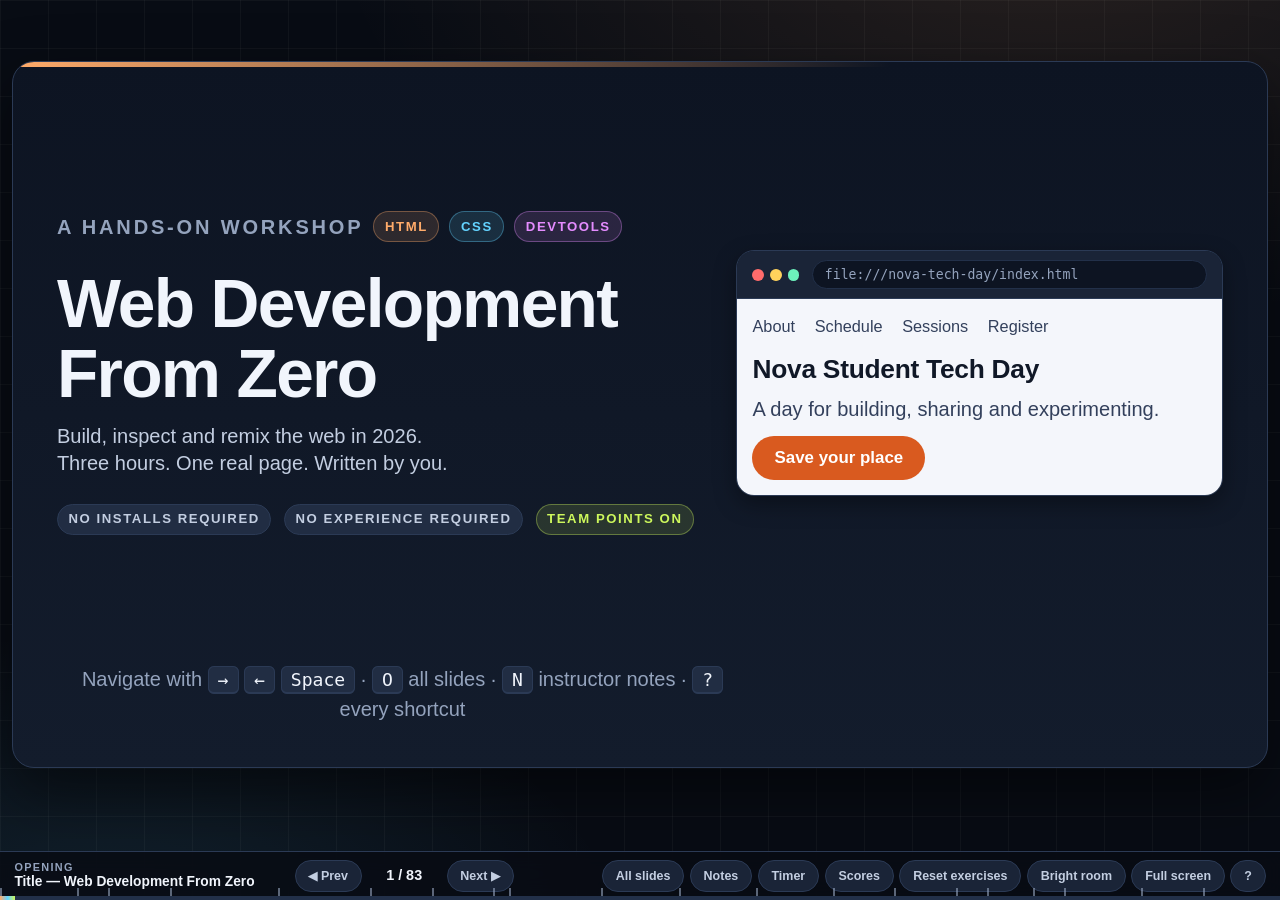
<file: index.html>
<!doctype html>
<html lang="en" data-theme="dark">
<head>
  <meta charset="UTF-8">
  <meta name="viewport" content="width=device-width, initial-scale=1.0">
  <title>Web Development From Zero: Build, Inspect and Remix the Web in 2026</title>
  <meta name="description" content="A three-hour, hands-on HTML and CSS workshop deck with live playgrounds, timers, team points and a full instructor script.">
  <link rel="stylesheet" href="styles.css">
  <link rel="icon" href="assets/icons/html.svg" type="image/svg+xml">
</head>
<body>

<a class="skip-link" href="#deck">Skip to the slides</a>

<main class="deck" id="deck">

<!-- ======================================================================
     SECTION 0 — OPENING HOOK (0–10 min)
     ====================================================================== -->

<section class="slide" id="s-title" data-section="Opening" data-title="Title — Web Development From Zero" data-accent="html" aria-hidden="true">
  <div class="slide-inner">
    <div class="split split--wide-left" style="flex:1; align-items:center;">
      <div class="stack">
        <p class="kicker">A hands-on workshop <span class="chip chip--html">HTML</span> <span class="chip chip--css">CSS</span> <span class="chip chip--devtools">DevTools</span></p>
        <h1>Web Development<br>From Zero</h1>
        <p class="lead">Build, inspect and remix the web in 2026.<br>
          Three hours. One real page. Written by you.</p>
        <div class="row">
          <span class="chip chip--plain">No installs required</span>
          <span class="chip chip--plain">No experience required</span>
          <span class="chip chip--challenge">Team points on</span>
        </div>
      </div>
      <div class="win">
        <div class="win-bar">
          <span class="dots"><i></i><i></i><i></i></span>
          <span class="win-url">file:///nova-tech-day/index.html</span>
        </div>
        <div class="win-view">
          <div class="demo-nav"><span>About</span><span>Schedule</span><span>Sessions</span><span>Register</span></div>
          <h3 class="demo-h1" style="margin-top:.6em;">Nova Student Tech Day</h3>
          <p class="demo-p">A day for building, sharing and experimenting.</p>
          <a class="demo-btn" href="#s-title">Save your place</a>
        </div>
      </div>
    </div>
    <p class="small muted" style="text-align:center;">
      Navigate with <kbd>→</kbd> <kbd>←</kbd> <kbd>Space</kbd> · <kbd>O</kbd> all slides · <kbd>N</kbd> instructor notes · <kbd>?</kbd> every shortcut
    </p>
    <aside class="notes">
      <h4>Instructor notes</h4>
      <dl>
        <dt>Say</dt><dd>“By the end of today you will have a web page that you wrote, broke, fixed and made your own. You will not memorise anything.”</dd>
        <dt>Expect</dt><dd>Nervous laughter and at least one “I have never coded before.” Good — say that out loud is exactly the right starting point.</dd>
        <dt>Misconception</dt><dd>That web development starts with installing tools. It starts with two text files.</dd>
        <dt>Hint first</dt><dd>Do not open the code yet. Sell the outcome, not the syntax.</dd>
        <dt>Timing</dt><dd>2 minutes. Do not introduce yourself for longer than 60 seconds.</dd>
        <dt>Short session</dt><dd>Keep — this slide always stays.</dd>
        <dt>Solution</dt><dd>n/a</dd>
        <dt>Next</dt><dd>“Before I explain anything, look at this card and tell me what you think it is made from.”</dd>
      </dl>
    </aside>
  </div>
</section>

<section class="slide" id="s-hook-card" data-section="Opening" data-title="What is this made from?" data-accent="html" aria-hidden="true">
  <div class="slide-inner">
    <header class="slide-head">
      <div>
        <p class="kicker">Section 0 · Opening hook <span class="chip chip--challenge">Predict</span></p>
        <h2>What do you think this is made from?</h2>
      </div>
      <button class="btn btn--primary" data-timer-start="30" data-timer-label="30s prediction">Start 30s prediction</button>
    </header>

    <div class="split" style="align-items:center;">
      <div class="win">
        <div class="win-bar"><span class="dots"><i></i><i></i><i></i></span><span class="win-url">nova-tech-day.example/sessions</span></div>
        <div class="win-view">
          <div class="demo-card" style="max-width:26em;">
            <p style="margin:0 0 .4em; font-size:clamp(9px,1.1cqi,15px); letter-spacing:.12em; text-transform:uppercase; color:#8a4a17; font-weight:800;">14 November · Room B2</p>
            <h4>Your first robot dashboard</h4>
            <p>Build the control panel for a robot that does not exist yet. Buttons, cards and a very optimistic status light.</p>
            <p style="margin-top:.9em;"><a class="demo-btn" href="#s-hook-card">Join this session</a></p>
          </div>
        </div>
      </div>
      <div class="stack">
        <p class="lead">No guessing rules. Say anything.</p>
        <div class="quiz">
          <div class="quiz-row" data-answer="text" data-because="it is text files. Two of them. That is the whole trick.">
            <span class="quiz-q">This card was made with…</span>
            <span class="opt-row">
              <button type="button" class="opt" data-value="photo">a photo</button>
              <button type="button" class="opt" data-value="app">a design app</button>
              <button type="button" class="opt" data-value="text">text files</button>
            </span>
            <span class="quiz-feedback"></span>
          </div>
        </div>
        <div class="callout">
          <p><strong>Teaching rule for the next five minutes:</strong> nobody explains every symbol. We are looking for cause and effect, not vocabulary.</p>
        </div>
      </div>
    </div>

    <aside class="notes">
      <h4>Instructor notes</h4>
      <dl>
        <dt>Say</dt><dd>“Thirty seconds. Turn to the person next to you: what do you think this card is actually made of?”</dd>
        <dt>Expect</dt><dd>“A picture”, “Photoshop”, “an app”, occasionally “code”. All answers earn a point if the team can say why.</dd>
        <dt>Misconception</dt><dd>That a polished interface must come from an expensive tool. It comes from two plain text files.</dd>
        <dt>Hint first</dt><dd>“If I could select the words with my mouse, what does that tell you?”</dd>
        <dt>Timing</dt><dd>2 minutes including the discussion.</dd>
        <dt>Short session</dt><dd>Keep. This is the hook — never cut it.</dd>
        <dt>Solution</dt><dd>Text files: one HTML file for the words and structure, one CSS file for the look.</dd>
        <dt>Next</dt><dd>“Here is the whole thing. It is shorter than you expect.”</dd>
      </dl>
    </aside>
  </div>
</section>

<section class="slide" id="s-hook-reveal" data-section="Opening" data-title="The reveal — the card and its code" data-accent="html" aria-hidden="true">
  <div class="slide-inner">
    <header class="slide-head">
      <div>
        <p class="kicker">Section 0 · Opening hook <span class="chip chip--html">HTML</span> <span class="chip chip--css">CSS</span></p>
        <h2>That is all of it.</h2>
      </div>
    </header>

    <div class="split">
      <div class="editor">
        <div class="editor-bar"><span class="dots"><i></i><i></i><i></i></span><span class="file-tab file-tab--html">index.html</span></div>
        <pre class="code" data-lang="html">
&lt;article class="card"&gt;
  &lt;p class="tag"&gt;14 November · Room B2&lt;/p&gt;
  &lt;h3&gt;Your first robot dashboard&lt;/h3&gt;
  &lt;p&gt;Build the control panel for a robot
     that does not exist yet.&lt;/p&gt;
  &lt;a class="button" href="#join"&gt;Join this session&lt;/a&gt;
&lt;/article&gt;</pre>
      </div>
      <div class="editor">
        <div class="editor-bar"><span class="dots"><i></i><i></i><i></i></span><span class="file-tab file-tab--css">styles.css</span></div>
        <pre class="code" data-lang="css">
.card {
  background: white;
  border-radius: 14px;
  padding: 20px;
}

.button {
  background: #d95a1f;
  color: white;
  padding: 10px 24px;
  border-radius: 999px;
}</pre>
      </div>
    </div>

    <div class="callout">
      <p><strong>Two jobs, two files.</strong> The left file says <em>what things are</em>. The right file says <em>how they look</em>. You do not need to understand every line to start changing it.</p>
    </div>

    <aside class="notes">
      <h4>Instructor notes</h4>
      <dl>
        <dt>Say</dt><dd>“Left: the words and the pieces. Right: the paint. Nobody memorise this — just notice that the orange in the code is the orange on the screen.”</dd>
        <dt>Expect</dt><dd>Someone spots <code>#d95a1f</code> and asks what it means. Answer in one sentence: “a colour code — we will play with those later.”</dd>
        <dt>Misconception</dt><dd>That every symbol must be understood before anything can be changed. Refuse to explain quotes, angle brackets and semicolons here.</dd>
        <dt>Hint first</dt><dd>Point at one word in the code and the same word on the previous slide's card.</dd>
        <dt>Timing</dt><dd>2 minutes. Hard stop.</dd>
        <dt>Short session</dt><dd>Keep, but show only the HTML panel.</dd>
        <dt>Solution</dt><dd>n/a</dd>
        <dt>Next</dt><dd>“Your turn. Sixty seconds. Change three things.”</dd>
      </dl>
    </aside>
  </div>
</section>

<section class="slide" id="s-hook-remix" data-section="Opening" data-title="Challenge — One-Minute Remix" data-accent="challenge" aria-hidden="true">
  <div class="slide-inner">
    <header class="slide-head">
      <div>
        <p class="kicker">Challenge 1 · One-Minute Remix <span class="chip chip--challenge">Everyone types</span></p>
        <h2>Sixty seconds. Make it yours.</h2>
      </div>
      <button class="btn btn--primary" data-timer-start="60" data-timer-label="One-Minute Remix">Start 60s</button>
    </header>

    <div class="split split--sidebar">
      <div class="playground" data-playground>
        <div class="pg-editors">
          <div class="pg-editor">
            <div class="editor-bar"><span class="file-tab file-tab--html">index.html</span></div>
            <textarea data-pg-html rows="8" spellcheck="false" aria-label="HTML for the event card">&lt;article class="card"&gt;
  &lt;p class="tag"&gt;14 November · Room B2&lt;/p&gt;
  &lt;h3&gt;Your first robot dashboard&lt;/h3&gt;
  &lt;p&gt;Build the control panel for a robot that does not exist yet.&lt;/p&gt;
  &lt;a class="button" href="#join"&gt;Join this session&lt;/a&gt;
&lt;/article&gt;</textarea>
          </div>
          <div class="pg-editor">
            <div class="editor-bar"><span class="file-tab file-tab--css">styles.css</span></div>
            <textarea data-pg-css rows="8" spellcheck="false" aria-label="CSS for the event card">.card {
  background: white;
  border: 1px solid #dfe5f2;
  border-radius: 14px;
  padding: 20px;
  max-width: 340px;
  font-family: Segoe UI, Arial, sans-serif;
}
.tag { color: #8a4a17; font-weight: 700; font-size: 13px; }
.button {
  display: inline-block;
  background: #d95a1f;
  color: white;
  text-decoration: none;
  padding: 10px 24px;
  border-radius: 999px;
}</textarea>
          </div>
        </div>
        <div class="pg-side">
          <iframe data-pg-preview class="pg-preview" sandbox title="Live preview of your card"></iframe>
          <div class="pg-actions">
            <button type="button" class="btn btn--primary" data-pg-action="run">Run ▸</button>
            <button type="button" class="btn" data-pg-action="reset">Reset</button>
            <button type="button" class="btn" data-pg-action="copy">Copy</button>
            <button type="button" class="btn btn--ghost" data-action="celebrate">Done 🎉</button>
          </div>
          <p class="pg-note">The preview runs in a sandboxed frame. Nothing you type here can break the deck.</p>
        </div>
      </div>

      <div class="challenge">
        <dl class="challenge-grid">
          <dt>Goal</dt><dd>Change the event name, the button text and one colour.</dd>
          <dt>Time</dt><dd>60 seconds</dd>
          <dt>Hints</dt><dd>One: colours are the words after <code>background:</code>.</dd>
          <dt>Points</dt><dd>1 per change · +1 if it still looks good</dd>
          <dt>Success</dt><dd>The card still renders and reads as yours.</dd>
          <dt>Extension</dt><dd>Change <code>border-radius</code> to <code>0</code>. What kind of event does it feel like now?</dd>
        </dl>
        <details class="reveal" data-kind="solution">
          <summary>Solution</summary>
          <div class="reveal-body">
            <p class="small">Any three edits count. A typical one: replace the <code>h3</code> text, replace “Join this session”, and change <code>#d95a1f</code> to <code>#1b4dd8</code>.</p>
          </div>
        </details>
      </div>
    </div>

    <aside class="notes">
      <h4>Instructor notes</h4>
      <dl>
        <dt>Say</dt><dd>“Do not read the code. Hunt for the words you want to change and type over them. Go.”</dd>
        <dt>Expect</dt><dd>Two or three students will delete a quote mark or an angle bracket and the card will collapse. Celebrate that loudly: “First bug of the day, thirty seconds in. Normal.”</dd>
        <dt>Misconception</dt><dd>That breaking it is a failure. Use the Reset button in front of them so they see there is always a way back.</dd>
        <dt>Hint first</dt><dd>“Look for text you can read in plain English. Start there.”</dd>
        <dt>Timing</dt><dd>4 minutes total: 60 seconds of typing, 3 minutes of showing two or three screens.</dd>
        <dt>Short session</dt><dd>Keep. This is the moment the room decides the workshop is for them.</dd>
        <dt>Solution</dt><dd>Any three edits. There is no single right answer, and say so.</dd>
        <dt>Next</dt><dd>“You have just modified a web interface. Now let us find out what actually happened.”</dd>
      </dl>
    </aside>
  </div>
</section>

<section class="slide" id="s-hook-message" data-section="Opening" data-title="You have already used code today" data-accent="html" aria-hidden="true">
  <div class="slide-inner center" style="justify-content:center;">
    <p class="kicker" style="justify-content:center;">Section 0 · The point of today</p>
    <h1 style="max-width:20ch;">You have already<br>changed a web page.</h1>
    <p class="lead" style="max-width:52ch; margin-inline:auto;">
      Today is not about memorising every tag. It is about learning how to look at a page,
      understand its pieces and start building your own version.
    </p>
    <div class="row center" style="margin-top:1cqi;">
      <span class="chip chip--html">See</span>
      <span class="chip chip--challenge">Predict</span>
      <span class="chip chip--css">Type</span>
      <span class="chip chip--devtools">Run</span>
      <span class="chip chip--debug">Remix</span>
      <span class="chip chip--plain">Explain</span>
    </div>
    <aside class="notes">
      <h4>Instructor notes</h4>
      <dl>
        <dt>Say</dt><dd>Read the sentence on the slide word for word. It sets the contract for the whole session.</dd>
        <dt>Expect</dt><dd>Relief. Several students expected to be tested on memorised syntax.</dd>
        <dt>Misconception</dt><dd>“Real developers know everything by heart.” Tell them you look things up daily. It is true.</dd>
        <dt>Hint first</dt><dd>n/a</dd>
        <dt>Timing</dt><dd>1 minute.</dd>
        <dt>Short session</dt><dd>Keep.</dd>
        <dt>Solution</dt><dd>n/a</dd>
        <dt>Next</dt><dd>“So what is the browser actually doing with those two files?”</dd>
      </dl>
    </aside>
  </div>
</section>

<!-- ======================================================================
     SECTION 1 — WHAT THE BROWSER IS DOING (10–18 min)
     ====================================================================== -->

<section class="slide" id="s-browser-job" data-section="1 · The browser" data-title="HTML, CSS and the browser" data-accent="css" aria-hidden="true">
  <div class="slide-inner">
    <header class="slide-head">
      <div>
        <p class="kicker">Section 1 · What the browser is doing</p>
        <h2>Two files in. One page out.</h2>
      </div>
    </header>

    <div class="flow">
      <div class="flow-node tile--html">
        <img class="tile-icon" style="margin-inline:auto;" src="assets/icons/html.svg" alt="">
        <b>HTML</b>
        <p class="small muted" style="margin:0;">The structure and the words. Headings, paragraphs, links, images, sections.</p>
      </div>
      <span class="flow-arrow" aria-hidden="true">→</span>
      <div class="flow-node tile--css">
        <img class="tile-icon" style="margin-inline:auto;" src="assets/icons/css.svg" alt="">
        <b>CSS</b>
        <p class="small muted" style="margin:0;">The appearance. Colour, size, spacing, layout, what happens on hover.</p>
      </div>
      <span class="flow-arrow" aria-hidden="true">→</span>
      <div class="flow-node tile--browser">
        <img class="tile-icon" style="margin-inline:auto;" src="assets/icons/devtools.svg" alt="">
        <b>Browser</b>
        <p class="small muted" style="margin:0;">Reads both files and draws the page on screen, every single time you refresh.</p>
      </div>
    </div>

    <div class="callout">
      <p><strong>The house version:</strong> HTML is the walls, doors and rooms. CSS is the paint, the furniture and the lighting. The browser is the builder who reads both plans and puts the house up in front of you.</p>
    </div>

    <aside class="notes">
      <h4>Instructor notes</h4>
      <dl>
        <dt>Say</dt><dd>“Three boxes. That is the entire mental model you need for the next three hours.”</dd>
        <dt>Expect</dt><dd>Someone asks about JavaScript. Answer: “A third file that makes things move and respond. Not today — and you do not need it for a real, useful page.”</dd>
        <dt>Misconception</dt><dd>That the browser “downloads a picture of the website”. It rebuilds the page from text every time.</dd>
        <dt>Hint first</dt><dd>n/a</dd>
        <dt>Timing</dt><dd>3 minutes maximum. Two slides on the analogy, then stop.</dd>
        <dt>Short session</dt><dd>Keep this slide, cut the sorting activity that follows.</dd>
        <dt>Solution</dt><dd>n/a</dd>
        <dt>Next</dt><dd>“Quick sort. Structure, appearance, or something the browser does?”</dd>
      </dl>
    </aside>
  </div>
</section>

<section class="slide" id="s-sorting" data-section="1 · The browser" data-title="Activity — sort it: HTML, CSS or browser" data-accent="challenge" aria-hidden="true">
  <div class="slide-inner">
    <header class="slide-head">
      <div>
        <p class="kicker">Fast activity · Whole class <span class="chip chip--challenge">2 minutes</span></p>
        <h2>Structure, appearance, or browser?</h2>
      </div>
      <button class="btn" data-timer-start="120" data-timer-label="Sorting round">Start 2 min</button>
    </header>

    <div class="quiz">
      <div class="quiz-row" data-answer="html" data-because="a heading is a piece of content with a job. That is structure.">
        <span class="quiz-q">“Nova Student Tech Day” as the main heading</span>
        <span class="opt-row">
          <button type="button" class="opt" data-value="html">Structure</button>
          <button type="button" class="opt" data-value="css">Appearance</button>
          <button type="button" class="opt" data-value="browser">Browser action</button>
        </span>
        <span class="quiz-feedback"></span>
      </div>
      <div class="quiz-row" data-answer="css" data-because="a colour is a decision about how something looks, not what it is.">
        <span class="quiz-q">Making that heading dark blue</span>
        <span class="opt-row">
          <button type="button" class="opt" data-value="html">Structure</button>
          <button type="button" class="opt" data-value="css">Appearance</button>
          <button type="button" class="opt" data-value="browser">Browser action</button>
        </span>
        <span class="quiz-feedback"></span>
      </div>
      <div class="quiz-row" data-answer="browser" data-because="redrawing the page after you save is the browser's job, not yours.">
        <span class="quiz-q">Showing your new text after you press refresh</span>
        <span class="opt-row">
          <button type="button" class="opt" data-value="html">Structure</button>
          <button type="button" class="opt" data-value="css">Appearance</button>
          <button type="button" class="opt" data-value="browser">Browser action</button>
        </span>
        <span class="quiz-feedback"></span>
      </div>
      <div class="quiz-row" data-answer="html" data-because="a list of three activities is content arranged in a shape.">
        <span class="quiz-q">A list of the three activities on offer</span>
        <span class="opt-row">
          <button type="button" class="opt" data-value="html">Structure</button>
          <button type="button" class="opt" data-value="css">Appearance</button>
          <button type="button" class="opt" data-value="browser">Browser action</button>
        </span>
        <span class="quiz-feedback"></span>
      </div>
      <div class="quiz-row" data-answer="css" data-because="space between cards is a look-and-feel decision.">
        <span class="quiz-q">Putting 24 pixels of space between the cards</span>
        <span class="opt-row">
          <button type="button" class="opt" data-value="html">Structure</button>
          <button type="button" class="opt" data-value="css">Appearance</button>
          <button type="button" class="opt" data-value="browser">Browser action</button>
        </span>
        <span class="quiz-feedback"></span>
      </div>
    </div>

    <aside class="notes">
      <h4>Instructor notes</h4>
      <dl>
        <dt>Say</dt><dd>“Hands up, then I click. Teams get a point for the right call and a second point for a reason in one sentence.”</dd>
        <dt>Expect</dt><dd>Row 2 splits the room: many call a heading colour “structure” because the heading is structure. Separate the noun from the paint.</dd>
        <dt>Misconception</dt><dd>That anything visible is CSS. The words themselves are HTML; how they look is CSS.</dd>
        <dt>Hint first</dt><dd>“Ask: if I deleted the CSS file, would this thing still be there in some form?” If yes, it is HTML.</dd>
        <dt>Timing</dt><dd>4 minutes, five rows.</dd>
        <dt>Short session</dt><dd>Run only rows 1–3.</dd>
        <dt>Solution</dt><dd>Structure · Appearance · Browser · Structure · Appearance.</dd>
        <dt>Next</dt><dd>“Right — let us make somewhere for your files to live.”</dd>
      </dl>
    </aside>
  </div>
</section>
<!-- ======================================================================
     SECTION 2 — PREPARE THE WORKSPACE (18–28 min)
     ====================================================================== -->

<section class="slide" id="s-folder" data-section="2 · Workspace" data-title="Your project folder" data-accent="html" aria-hidden="true">
  <div class="slide-inner">
    <header class="slide-head">
      <div>
        <p class="kicker">Section 2 · Prepare the workspace</p>
        <h2>A website is a folder.</h2>
      </div>
    </header>

    <div class="split">
      <div class="editor">
        <div class="editor-bar"><span class="dots"><i></i><i></i><i></i></span><span class="file-tab">your project folder</span></div>
        <pre class="code code--big">nova-tech-day/
├── index.html
└── styles.css</pre>
      </div>
      <div class="stack">
        <dl class="deflist">
          <dt>index.html</dt><dd>The home page. Browsers look for this name first, so a folder with an <code>index.html</code> “just opens”.</dd>
          <dt>styles.css</dt><dd>All the appearance decisions, kept separately so one change can restyle the whole page.</dd>
        </dl>
        <div class="callout callout--warn">
          <p><strong>Three naming rules that save an hour later:</strong></p>
          <ul style="margin:.3em 0 0;">
            <li>No spaces. Use <code>styles.css</code>, never <code>my styles.css</code>.</li>
            <li>Same capitals everywhere. <code>Styles.css</code> and <code>styles.css</code> are different files on many systems.</li>
            <li>Say what it is. <code>index.html</code>, not <code>page1final2REAL.html</code>.</li>
          </ul>
        </div>
      </div>
    </div>

    <aside class="notes">
      <h4>Instructor notes</h4>
      <dl>
        <dt>Say</dt><dd>“There is no database, no server, no account. A website you build today is a folder you can email to someone.”</dd>
        <dt>Expect</dt><dd>“Where does it go online?” Answer in one sentence and move on: “Later — deployment is on the map at the end.”</dd>
        <dt>Misconception</dt><dd>That you need to be “online” to build a page. Everything today runs from the local file system.</dd>
        <dt>Hint first</dt><dd>n/a</dd>
        <dt>Timing</dt><dd>2 minutes.</dd>
        <dt>Short session</dt><dd>Keep, and skip Route A if the class already has files open.</dd>
        <dt>Solution</dt><dd>n/a</dd>
        <dt>Next</dt><dd>“Two ways to get there. Pick the one that matches your laptop.”</dd>
      </dl>
    </aside>
  </div>
</section>

<section class="slide" id="s-route-a" data-section="2 · Workspace" data-title="Route A — VS Code setup" data-accent="html" aria-hidden="true">
  <div class="slide-inner">
    <header class="slide-head">
      <div>
        <p class="kicker">Route A · Recommended <span class="chip chip--plain">Everyone follows along</span></p>
        <h2>Set up in VS Code</h2>
      </div>
      <button class="btn" data-timer-start="300" data-timer-label="Setup — Route A">Start 5 min</button>
    </header>

    <div class="split split--wide-left">
      <ol class="steps">
        <li><span>Make a folder on your desktop called <code>nova-tech-day</code> (or your own project name).</span></li>
        <li><span>Open VS Code → <strong>File → Open Folder</strong> → choose that folder.</span></li>
        <li><span>In the Explorer panel, click <strong>New File</strong> and type <code>index.html</code>.</span></li>
        <li><span>Click <strong>New File</strong> again and type <code>styles.css</code>.</span></li>
        <li><span>Save with <kbd>Ctrl</kbd>+<kbd>S</kbd> (<kbd>Cmd</kbd>+<kbd>S</kbd> on Mac). Do this constantly.</span></li>
        <li><span>Find <code>index.html</code> in your file manager and double-click it. It opens in your browser.</span></li>
        <li><span>Put VS Code on the left half of the screen and the browser on the right half.</span></li>
      </ol>

      <div class="stack">
        <div class="callout">
          <p><strong>The loop you will repeat all day:</strong></p>
          <p style="margin:0;">Type → <kbd>Ctrl</kbd>+<kbd>S</kbd> → click the browser → <kbd>F5</kbd> to refresh → look.</p>
        </div>
        <div class="callout callout--warn">
          <p><strong>If nothing changes on screen,</strong> nine times out of ten you did not save, or you refreshed a different tab. Check those two before anything else.</p>
        </div>
        <p class="small muted">Windows snap: <kbd>Win</kbd>+<kbd>←</kbd> and <kbd>Win</kbd>+<kbd>→</kbd>. macOS: drag windows to each half.</p>
      </div>
    </div>

    <aside class="notes">
      <h4>Instructor notes</h4>
      <dl>
        <dt>Say</dt><dd>“Do it with me, step by step. Nobody moves to step three until I see hands up for step two.”</dd>
        <dt>Expect</dt><dd>Two or three students will create the file inside the wrong folder, or inside a Downloads zip. Walk the room now — it is cheaper than debugging it in twenty minutes.</dd>
        <dt>Misconception</dt><dd>That VS Code “runs” the page. It only edits text; the browser runs it.</dd>
        <dt>Hint first</dt><dd>“Look at the title bar of VS Code — does it show your folder name?”</dd>
        <dt>Timing</dt><dd>6–8 minutes. This is the slowest part of the day; budget for it and do not rush.</dd>
        <dt>Short session</dt><dd>Use Route B for everyone and skip this slide entirely.</dd>
        <dt>Solution</dt><dd>Two empty files in one folder, both visible in the VS Code Explorer.</dd>
        <dt>Next</dt><dd>“No VS Code? Route B works in this browser tab.”</dd>
      </dl>
    </aside>
  </div>
</section>

<section class="slide" id="s-route-b" data-section="2 · Workspace" data-title="Route B — browser fallback editor" data-accent="css" aria-hidden="true">
  <div class="slide-inner">
    <header class="slide-head">
      <div>
        <p class="kicker">Route B · Fallback <span class="chip chip--css">No installs</span></p>
        <h2>No editor? Use this one.</h2>
      </div>
    </header>

    <div class="split split--sidebar">
      <div class="playground" data-playground>
        <div class="pg-editors">
          <div class="pg-editor">
            <div class="editor-bar"><span class="file-tab file-tab--html">index.html</span></div>
            <textarea data-pg-html rows="7" spellcheck="false" aria-label="Practice HTML">&lt;h1&gt;My page&lt;/h1&gt;
&lt;p&gt;I am typing in a browser and it still works.&lt;/p&gt;</textarea>
          </div>
          <div class="pg-editor">
            <div class="editor-bar"><span class="file-tab file-tab--css">styles.css</span></div>
            <textarea data-pg-css rows="7" spellcheck="false" aria-label="Practice CSS">body {
  font-family: Segoe UI, Arial, sans-serif;
  color: #172033;
}</textarea>
          </div>
        </div>
        <div class="pg-side">
          <iframe data-pg-preview class="pg-preview" sandbox title="Live preview"></iframe>
          <div class="pg-actions">
            <button type="button" class="btn btn--primary" data-pg-action="run">Run ▸</button>
            <button type="button" class="btn" data-pg-action="reset">Reset</button>
            <button type="button" class="btn" data-pg-action="copy">Copy to clipboard</button>
          </div>
        </div>
      </div>

      <div class="stack">
        <div class="callout">
          <p><strong>Every playground in this deck works the same way.</strong> Type on the left, the preview updates on the right. Nothing is saved to a server.</p>
        </div>
        <ul class="checklist">
          <li><strong>Run</strong> — redraw the preview now</li>
          <li><strong>Reset</strong> — put the starting code back</li>
          <li><strong>Copy</strong> — take the code into your real files</li>
          <li><strong>Hint / Solution</strong> — only open after you have tried</li>
        </ul>
        <p class="small muted">Using Route B all day is completely fine. Copy your work into real files at the end so you can keep it.</p>
      </div>
    </div>

    <aside class="notes">
      <h4>Instructor notes</h4>
      <dl>
        <dt>Say</dt><dd>“If your laptop is locked down, this is your editor for the whole session and you lose nothing.”</dd>
        <dt>Expect</dt><dd>Students on school-managed machines. Have this route ready before class rather than improvising.</dd>
        <dt>Misconception</dt><dd>That the browser editor is “not real coding”. It is exactly the same HTML and CSS.</dd>
        <dt>Hint first</dt><dd>n/a</dd>
        <dt>Timing</dt><dd>2 minutes.</dd>
        <dt>Short session</dt><dd>Make this the only route.</dd>
        <dt>Solution</dt><dd>n/a</dd>
        <dt>Next</dt><dd>“Two minutes. Everybody proves their setup works.”</dd>
      </dl>
    </aside>
  </div>
</section>

<section class="slide" id="s-setup-check" data-section="2 · Workspace" data-title="Checkpoint — setup" data-accent="challenge" aria-hidden="true">
  <div class="slide-inner">
    <header class="slide-head">
      <div>
        <p class="kicker">Catch-up checkpoint <span class="chip chip--challenge">Nobody left behind</span></p>
        <h2>Two minutes. Prove it works.</h2>
      </div>
      <button class="btn btn--primary" data-timer-start="120" data-timer-label="Setup checkpoint">Start 2 min</button>
    </header>

    <div class="split">
      <div class="panel">
        <p class="panel-title">Put your hand up if any of these is not true</p>
        <ul class="checklist">
          <li>I have a folder with a name I chose.</li>
          <li>It contains <code>index.html</code> and <code>styles.css</code>.</li>
          <li>I can open <code>index.html</code> in a browser.</li>
          <li>I know which key saves the file.</li>
          <li>I know which key refreshes the browser.</li>
          <li>My editor and my browser are both visible at once.</li>
        </ul>
      </div>
      <div class="stack">
        <div class="callout callout--ok">
          <p><strong>Finished early?</strong> Type your event's name inside <code>index.html</code> — just the words, no tags yet — save, refresh, and check it appears in the browser.</p>
        </div>
        <div class="callout">
          <p><strong>Pairing rule:</strong> if the person next to you is stuck, you get a point for helping <em>without touching their keyboard</em>.</p>
        </div>
      </div>
    </div>

    <aside class="notes">
      <h4>Instructor notes</h4>
      <dl>
        <dt>Say</dt><dd>“Hands stay up until I have been to you. This is the only checkpoint where we truly wait for everyone.”</dd>
        <dt>Expect</dt><dd>Roughly 15% of a beginner class needs help here. That is normal and not a bad sign.</dd>
        <dt>Misconception</dt><dd>n/a</dd>
        <dt>Hint first</dt><dd>n/a</dd>
        <dt>Timing</dt><dd>2–4 minutes. Pace signal: if more than a third are stuck, switch the whole room to Route B.</dd>
        <dt>Short session</dt><dd>Keep — skipping this costs more time later.</dd>
        <dt>Solution</dt><dd>n/a</dd>
        <dt>Next</dt><dd>“Now the first real HTML. We build it one line at a time.”</dd>
      </dl>
    </aside>
  </div>
</section>

<!-- ======================================================================
     SECTION 3 — FIRST HTML DOCUMENT (28–45 min)
     ====================================================================== -->

<section class="slide" id="s-element-anatomy" data-section="3 · First HTML" data-title="Anatomy of an element" data-accent="html" aria-hidden="true">
  <div class="slide-inner">
    <header class="slide-head">
      <div>
        <p class="kicker">Section 3 · Your first HTML document <span class="chip chip--html">New syntax</span></p>
        <h2>One element. Three parts.</h2>
      </div>
    </header>

    <div class="editor">
      <div class="editor-bar"><span class="dots"><i></i><i></i><i></i></span><span class="file-tab file-tab--html">index.html</span></div>
      <pre class="code code--big"><span class="t-punct">&lt;</span><span class="t-tag">h1</span><span class="t-punct">&gt;</span>Nova Student Tech Day<span class="t-punct">&lt;/</span><span class="t-tag">h1</span><span class="t-punct">&gt;</span></pre>
    </div>

    <div class="cols-3">
      <div class="tile tile--html">
        <h3>Opening tag</h3>
        <p class="small">Starts the element and names its job. <code>h1</code> means “the one main heading of this page”.</p>
      </div>
      <div class="tile">
        <h3>Content</h3>
        <p class="small">The part a visitor actually reads. Change this and the page changes.</p>
      </div>
      <div class="tile tile--html">
        <h3>Closing tag</h3>
        <p class="small">Same name with a <code>/</code> in front. It tells the browser where this element stops.</p>
      </div>
    </div>

    <p class="lead">Opening tag + content + closing tag = one <strong>element</strong>.</p>

    <aside class="notes">
      <h4>Instructor notes</h4>
      <dl>
        <dt>Say</dt><dd>“Angle bracket, name, angle bracket. Then your words. Then the same thing with a slash. That pattern is 90% of HTML.”</dd>
        <dt>Expect</dt><dd>Someone asks what happens if you forget the closing tag. Say “brilliant question, we break one on purpose in ten minutes.”</dd>
        <dt>Misconception</dt><dd>That the tag text appears on the page. Show that only the content between the tags is visible.</dd>
        <dt>Hint first</dt><dd>“Which part of that line would you change to rename the event?”</dd>
        <dt>Timing</dt><dd>3 minutes.</dd>
        <dt>Short session</dt><dd>Keep — this is the single most important syntax slide.</dd>
        <dt>Solution</dt><dd>Content is the only visible part.</dd>
        <dt>Next</dt><dd>“Elements also live inside other elements. Watch.”</dd>
      </dl>
    </aside>
  </div>
</section>

<section class="slide" id="s-nesting" data-section="3 · First HTML" data-title="Nesting — elements inside elements" data-accent="html" aria-hidden="true">
  <div class="slide-inner">
    <header class="slide-head">
      <div>
        <p class="kicker">Section 3 · One idea <span class="chip chip--html">Nesting</span></p>
        <h2>Boxes inside boxes.</h2>
      </div>
    </header>

    <div class="split">
      <div class="nest nest--html">
        <span>&lt;html&gt;</span>
        <div class="nest nest--html">
          <span>&lt;head&gt;</span> — information <em>about</em> the page
          <div class="nest nest--html"><span>&lt;title&gt;</span> the tab name</div>
        </div>
        <div class="nest nest--html">
          <span>&lt;body&gt;</span> — everything a visitor sees
          <div class="nest nest--html"><span>&lt;h1&gt;</span> the main heading</div>
          <div class="nest nest--html"><span>&lt;p&gt;</span> a paragraph</div>
        </div>
      </div>

      <div class="stack">
        <div class="callout">
          <p><strong>Nesting rule:</strong> whatever you open last, you close first. Like putting boxes inside boxes — you cannot close the outer box while the inner one is still sticking out.</p>
        </div>
        <div class="editor">
          <div class="editor-bar"><span class="file-tab file-tab--html">correct</span></div>
          <pre class="code" data-lang="html">
&lt;p&gt;Build &lt;strong&gt;something&lt;/strong&gt; good.&lt;/p&gt;</pre>
        </div>
        <div class="editor">
          <div class="editor-bar"><span class="file-tab" style="color:#ff7b7b;">crossed over — do not do this</span></div>
          <pre class="code" data-lang="html">
&lt;p&gt;Build &lt;strong&gt;something good.&lt;/p&gt;&lt;/strong&gt;</pre>
        </div>
        <p class="small muted"><strong>Indentation</strong> — those two spaces at the start of a line — is only for humans. The browser ignores it. Your future self will not.</p>
      </div>
    </div>

    <aside class="notes">
      <h4>Instructor notes</h4>
      <dl>
        <dt>Say</dt><dd>“Point at the dashed boxes. Each one is completely inside its parent. Never half in and half out.”</dd>
        <dt>Expect</dt><dd>The crossed-over example looks fine to beginners because browsers often still render it. Say that plainly: “It usually works, and it will still eventually hurt you.”</dd>
        <dt>Misconception</dt><dd>That indentation changes the page. It does not — it changes whether you can read your own file.</dd>
        <dt>Hint first</dt><dd>“Read it aloud: open p, open strong, close…?”</dd>
        <dt>Timing</dt><dd>3 minutes.</dd>
        <dt>Short session</dt><dd>Keep the diagram, drop the crossed-over example.</dd>
        <dt>Solution</dt><dd>Close <code>strong</code> before <code>p</code>.</dd>
        <dt>Next</dt><dd>“Now type the skeleton with me. Four lines at a time.”</dd>
      </dl>
    </aside>
  </div>
</section>

<section class="slide" id="s-skeleton-1" data-section="3 · First HTML" data-title="Build step 1 — the page skeleton" data-accent="html" aria-hidden="true">
  <div class="slide-inner">
    <header class="slide-head">
      <div>
        <p class="kicker">Progressive build · Step 1 of 2 <span class="chip chip--html">Type this</span></p>
        <h2>The four lines every page starts with</h2>
      </div>
    </header>

    <div class="split split--wide-left">
      <div class="editor">
        <div class="editor-bar"><span class="dots"><i></i><i></i><i></i></span><span class="file-tab file-tab--html">index.html</span></div>
        <pre class="code" data-lang="html" data-diff>
+&lt;!doctype html&gt;
+&lt;html lang="en"&gt;
+  &lt;head&gt;
+    &lt;meta charset="UTF-8"&gt;
+    &lt;meta name="viewport" content="width=device-width, initial-scale=1.0"&gt;
+    &lt;title&gt;Nova Student Tech Day&lt;/title&gt;
+  &lt;/head&gt;
+  &lt;body&gt;
+  &lt;/body&gt;
+&lt;/html&gt;</pre>
      </div>

      <div class="stack">
        <dl class="deflist">
          <dt>&lt;!doctype html&gt;</dt><dd>“Use modern HTML rules.” One line, always first, never changes.</dd>
          <dt>&lt;html lang="en"&gt;</dt><dd>Wraps the whole document. <code>lang</code> tells browsers and screen readers the language.</dd>
          <dt>&lt;head&gt;</dt><dd>Information <em>about</em> the page. Nothing here appears on screen.</dd>
          <dt>&lt;meta charset&gt;</dt><dd>“Read this file as UTF-8”, so accents and symbols do not turn into rubbish.</dd>
          <dt>&lt;meta viewport&gt;</dt><dd>“Do not pretend a phone is a desktop.” Without it, phones zoom out and everything is tiny.</dd>
          <dt>&lt;title&gt;</dt><dd>The browser tab name. The one thing in <code>head</code> people actually see.</dd>
          <dt>&lt;body&gt;</dt><dd>Everything a visitor sees goes here. It is empty for now.</dd>
        </dl>
      </div>
    </div>

    <aside class="notes">
      <h4>Instructor notes</h4>
      <dl>
        <dt>Say</dt><dd>“Type it, do not paste it. Your fingers need to feel the angle brackets once.”</dd>
        <dt>Expect</dt><dd>Typos in the doctype and a missing quote in <code>lang="en"</code>. Both produce a page that still loads — do not let that pass silently.</dd>
        <dt>Misconception</dt><dd>“The head is the top of the page.” No — the head is invisible. Prove it: save and refresh, the page is blank.</dd>
        <dt>Hint first</dt><dd>“VS Code closes tags for you. If it does, do not type the closing tag twice.”</dd>
        <dt>Timing</dt><dd>6 minutes including typing time.</dd>
        <dt>Short session</dt><dd>Give this skeleton in the starter file and spend the time on <code>body</code> instead.</dd>
        <dt>Solution</dt><dd>A blank white page with the right tab title. That is success.</dd>
        <dt>Next</dt><dd>“Blank page? Perfect. Now put something in the body.”</dd>
      </dl>
    </aside>
  </div>
</section>

<section class="slide" id="s-skeleton-2" data-section="3 · First HTML" data-title="Build step 2 — first visible content" data-accent="html" aria-hidden="true">
  <div class="slide-inner">
    <header class="slide-head">
      <div>
        <p class="kicker">Progressive build · Step 2 of 2 <span class="chip chip--html">Type this</span></p>
        <h2>Two lines that make it real</h2>
      </div>
    </header>

    <div class="split">
      <div class="editor">
        <div class="editor-bar"><span class="dots"><i></i><i></i><i></i></span><span class="file-tab file-tab--html">index.html</span></div>
        <pre class="code" data-lang="html" data-diff>
   &lt;body&gt;
+    &lt;h1&gt;Nova Student Tech Day&lt;/h1&gt;
+    &lt;p&gt;A day for building, sharing and experimenting.&lt;/p&gt;
   &lt;/body&gt;</pre>
      </div>

      <div class="win">
        <div class="win-bar"><span class="dots"><i></i><i></i><i></i></span><span class="win-url">file:///nova-tech-day/index.html</span></div>
        <div class="win-view">
          <h3 class="demo-h1" style="font-family:'Times New Roman',serif;">Nova Student Tech Day</h3>
          <p class="demo-p" style="font-family:'Times New Roman',serif;">A day for building, sharing and experimenting.</p>
        </div>
      </div>
    </div>

    <div class="split">
      <div class="callout">
        <p><strong>Why does it look like an old newspaper?</strong> Because there is no CSS yet. What you see is the browser's own default styling. Section 7 fixes that.</p>
      </div>
      <div class="callout callout--warn">
        <p><strong>Your turn, no instructions:</strong> change the heading to your own event name and add a second paragraph. Save. Refresh.</p>
      </div>
    </div>

    <aside class="notes">
      <h4>Instructor notes</h4>
      <dl>
        <dt>Say</dt><dd>“Two lines. Save. Refresh. Tell me what you see.”</dd>
        <dt>Expect</dt><dd>Delight, then immediate disappointment at the ugly default font. Use that: it is the reason CSS exists.</dd>
        <dt>Misconception</dt><dd>“It is broken because it is ugly.” It is not broken; it is unstyled. Name the difference.</dd>
        <dt>Hint first</dt><dd>“Nothing changed? Save first, then refresh — in that order.”</dd>
        <dt>Timing</dt><dd>4 minutes.</dd>
        <dt>Short session</dt><dd>Keep.</dd>
        <dt>Solution</dt><dd>Serif heading and paragraph on a white background.</dd>
        <dt>Next</dt><dd>“Before I run the next one, predict it.”</dd>
      </dl>
    </aside>
  </div>
</section>

<section class="slide" id="s-predict-html" data-section="3 · First HTML" data-title="Challenge — Predict the Output" data-accent="challenge" aria-hidden="true">
  <div class="slide-inner">
    <header class="slide-head">
      <div>
        <p class="kicker">Challenge 2 · Predict the Output <span class="chip chip--challenge">Teams</span></p>
        <h2>Describe the result before we run it.</h2>
      </div>
      <button class="btn btn--primary" data-timer-start="30" data-timer-label="30s prediction">Start 30s</button>
    </header>

    <div class="split split--sidebar">
      <div class="stack">
        <div class="editor">
          <div class="editor-bar"><span class="file-tab file-tab--html">index.html</span></div>
          <pre class="code code--big" data-lang="html">
&lt;h1&gt;Nova Tech Day&lt;/h1&gt;
&lt;p&gt;Build something worth showing.&lt;/p&gt;</pre>
        </div>
        <div class="quiz">
          <div class="quiz-row" data-answer="stacked" data-because="headings and paragraphs are block elements — each one starts on a new line and fills the width.">
            <span class="quiz-q">How will these two lines appear?</span>
            <span class="opt-row">
              <button type="button" class="opt" data-value="same">Side by side</button>
              <button type="button" class="opt" data-value="stacked">Stacked, heading bigger</button>
              <button type="button" class="opt" data-value="hidden">Same size, one line</button>
            </span>
            <span class="quiz-feedback"></span>
          </div>
        </div>
        <details class="reveal" data-kind="solution">
          <summary>Reveal the answer</summary>
          <div class="reveal-body">
            <div class="win">
              <div class="win-bar"><span class="dots"><i></i><i></i><i></i></span><span class="win-url">file:///index.html</span></div>
              <div class="win-view">
                <h3 class="demo-h1" style="font-family:'Times New Roman',serif;">Nova Tech Day</h3>
                <p class="demo-p" style="font-family:'Times New Roman',serif; margin:0;">Build something worth showing.</p>
              </div>
            </div>
            <p class="small" style="margin-top:.6em;">Big bold heading on its own line, normal paragraph underneath. Nothing was told to be big or bold — <code>h1</code> means “most important heading”, and the browser has an opinion about what that looks like.</p>
          </div>
        </details>
      </div>

      <div class="challenge">
        <dl class="challenge-grid">
          <dt>Goal</dt><dd>Say or sketch what the browser will draw.</dd>
          <dt>Time</dt><dd>30 seconds</dd>
          <dt>Hints</dt><dd>One: think about whether things sit beside each other or below each other.</dd>
          <dt>Points</dt><dd>2 for correct · +2 for a clear reason</dd>
          <dt>Success</dt><dd>Mentions two lines and a size difference.</dd>
          <dt>Extension</dt><dd>Swap the order of the two lines. Does the page change? Should it?</dd>
        </dl>
      </div>
    </div>

    <aside class="notes">
      <h4>Instructor notes</h4>
      <dl>
        <dt>Say</dt><dd>“No typing yet. Pen, finger in the air, or words. Predict first — that is the whole skill.”</dd>
        <dt>Expect</dt><dd>Most say “stacked”. Push for <em>why</em>: the reason is worth more points than the answer.</dd>
        <dt>Misconception</dt><dd>That <code>h1</code> means “big text”. It means “most important heading”; big is just the default look, and CSS can change it.</dd>
        <dt>Hint first</dt><dd>“Do paragraphs in a book sit beside each other?”</dd>
        <dt>Timing</dt><dd>3 minutes.</dd>
        <dt>Short session</dt><dd>Keep — predictions are cheap and high value.</dd>
        <dt>Solution</dt><dd>Two stacked lines; the heading is larger and bold.</dd>
        <dt>Next</dt><dd>“Now something that is properly broken. Fix it in pairs.”</dd>
      </dl>
    </aside>
  </div>
</section>

<section class="slide" id="s-bughunt-1" data-section="3 · First HTML" data-title="Challenge — Bug Hunt #1 (HTML)" data-accent="debug" aria-hidden="true">
  <div class="slide-inner">
    <header class="slide-head">
      <div>
        <p class="kicker">Challenge 3 · Bug Hunt <span class="chip chip--debug">Pairs</span></p>
        <h2>Three faults. Find them, fix them.</h2>
      </div>
      <button class="btn btn--primary" data-timer-start="300" data-timer-label="Bug Hunt — pairs">Start 5 min</button>
    </header>

    <div class="split split--sidebar">
      <div class="playground" data-playground>
        <div class="pg-editors">
          <div class="pg-editor">
            <div class="editor-bar"><span class="file-tab file-tab--html">index.html (broken)</span></div>
            <textarea data-pg-html rows="14" spellcheck="false" aria-label="Broken HTML to repair">&lt;!doctype html&gt;
&lt;html lang="en"&gt;
  &lt;head&gt;
    &lt;title&gt;Nova Student Tech Day&lt;/title&gt;
  &lt;/head&gt;
  &lt;p&gt;This paragraph is in the wrong place.&lt;/p&gt;
  &lt;body&gt;
    &lt;h1&gt;Nova Student Tech Day
    &lt;p&gt;A day for &lt;strong&gt;building and sharing.&lt;/p&gt;&lt;/strong&gt;
  &lt;/body&gt;
&lt;/html&gt;</textarea>
          </div>
        </div>
        <div class="pg-side">
          <iframe data-pg-preview class="pg-preview" sandbox title="Preview of the broken page"></iframe>
          <div class="pg-actions">
            <button type="button" class="btn btn--primary" data-pg-action="run">Run ▸</button>
            <button type="button" class="btn" data-pg-action="reset">Reset</button>
            <button type="button" class="btn btn--ghost" data-action="celebrate">Fixed it 🎉</button>
          </div>
        </div>
      </div>

      <div class="challenge">
        <dl class="challenge-grid">
          <dt>Goal</dt><dd>Repair three faults: one missing closing tag, one crossed-over nesting, one element outside <code>body</code>.</dd>
          <dt>Time</dt><dd>5 minutes, in pairs</dd>
          <dt>Hints</dt><dd>Two — take the second only if you are stuck after three minutes.</dd>
          <dt>Points</dt><dd>2 per fault · +3 for naming all three out loud</dd>
          <dt>Success</dt><dd>Heading, paragraph, bold text, in that order, nothing stray at the top.</dd>
          <dt>Extension</dt><dd>Break it again in a new way and hand it to another pair.</dd>
        </dl>
        <details class="reveal" data-kind="hint">
          <summary>Hint 1</summary>
          <div class="reveal-body"><p class="small">Read the file top to bottom and ask at every line: “is this thing inside the box it belongs to?”</p></div>
        </details>
        <details class="reveal" data-kind="hint">
          <summary>Hint 2</summary>
          <div class="reveal-body"><p class="small">Count your <code>h1</code> tags. How many did you open? How many did you close?</p></div>
        </details>
        <details class="reveal" data-kind="solution">
          <summary>Solution</summary>
          <div class="reveal-body">
            <pre class="code" data-lang="html" data-diff>
   &lt;body&gt;
+    &lt;p&gt;This paragraph is in the wrong place.&lt;/p&gt;
+    &lt;h1&gt;Nova Student Tech Day&lt;/h1&gt;
+    &lt;p&gt;A day for &lt;strong&gt;building and sharing.&lt;/strong&gt;&lt;/p&gt;
   &lt;/body&gt;</pre>
            <p class="small">Move the stray paragraph inside <code>body</code>, close the <code>h1</code>, and close <code>strong</code> before <code>p</code>.</p>
          </div>
        </details>
      </div>
    </div>

    <aside class="notes">
      <h4>Instructor notes</h4>
      <dl>
        <dt>Say</dt><dd>“Do not rewrite it. Find what is wrong. Rewriting hides the lesson.”</dd>
        <dt>Expect</dt><dd>Confusion that the broken page still renders something. That is the real lesson: browsers guess, and guesses are unreliable.</dd>
        <dt>Misconception</dt><dd>“It looks fine, so it is fine.” Point at the stray paragraph the browser silently moved for them.</dd>
        <dt>Hint first</dt><dd>Give hint 1 at three minutes, hint 2 only to pairs who ask.</dd>
        <dt>Timing</dt><dd>7 minutes including the walkthrough.</dd>
        <dt>Short session</dt><dd>Cut to a single fault — the missing closing heading tag.</dd>
        <dt>Solution</dt><dd>See the hidden Solution panel on the slide.</dd>
        <dt>Next</dt><dd>“Who can explain to the room why the bold text behaved so strangely?”</dd>
      </dl>
    </aside>
  </div>
</section>

<section class="slide" id="s-checkpoint-1" data-section="3 · First HTML" data-title="Checkpoint 1 — a valid HTML page" data-accent="html" aria-hidden="true">
  <div class="slide-inner">
    <header class="slide-head">
      <div>
        <p class="kicker">Catch-up checkpoint 1 of 8 <span class="chip chip--plain">Copy if you are behind</span></p>
        <h2>Everyone should have exactly this.</h2>
      </div>
    </header>

    <div class="split split--wide-left">
      <div class="editor">
        <div class="editor-bar"><span class="dots"><i></i><i></i><i></i></span><span class="file-tab file-tab--html">index.html</span></div>
        <pre class="code" data-lang="html">
&lt;!doctype html&gt;
&lt;html lang="en"&gt;
  &lt;head&gt;
    &lt;meta charset="UTF-8"&gt;
    &lt;meta name="viewport" content="width=device-width, initial-scale=1.0"&gt;
    &lt;title&gt;Nova Student Tech Day&lt;/title&gt;
  &lt;/head&gt;
  &lt;body&gt;
    &lt;h1&gt;Nova Student Tech Day&lt;/h1&gt;
    &lt;p&gt;A day for building, sharing and experimenting.&lt;/p&gt;
  &lt;/body&gt;
&lt;/html&gt;</pre>
      </div>
      <div class="stack">
        <ul class="checklist">
          <li>Doctype on line one</li>
          <li><code>lang</code> on the <code>html</code> element</li>
          <li>Charset and viewport in the head</li>
          <li>A title that names your event</li>
          <li>Exactly one <code>h1</code></li>
          <li>Everything visible inside <code>body</code></li>
        </ul>
        <div class="callout callout--ok">
          <p><strong>Behind?</strong> Copy this exactly, then change the title and heading to your own words. You are caught up.</p>
        </div>
      </div>
    </div>

    <aside class="notes">
      <h4>Instructor notes</h4>
      <dl>
        <dt>Say</dt><dd>“This is a catch-up slide. If your file does not look like this, fix it now — the next twenty minutes assume it.”</dd>
        <dt>Expect</dt><dd>Two or three students still have content outside <code>body</code>. Walk the room.</dd>
        <dt>Misconception</dt><dd>n/a</dd>
        <dt>Hint first</dt><dd>n/a</dd>
        <dt>Timing</dt><dd>2 minutes.</dd>
        <dt>Short session</dt><dd>Keep every checkpoint slide. They are what stops the class fragmenting.</dd>
        <dt>Solution</dt><dd>The code on the slide.</dd>
        <dt>Next</dt><dd>“Time to fill it with something worth reading.”</dd>
      </dl>
    </aside>
  </div>
</section>

<!-- ======================================================================
     SECTION 4 — ADD USEFUL CONTENT (45–65 min)
     ====================================================================== -->

<section class="slide" id="s-attributes" data-section="4 · Content" data-title="Attributes — extra information on a tag" data-accent="html" aria-hidden="true">
  <div class="slide-inner">
    <header class="slide-head">
      <div>
        <p class="kicker">Section 4 · Useful content <span class="chip chip--html">New syntax</span></p>
        <h2>Attributes: extra facts inside the opening tag</h2>
      </div>
    </header>

    <div class="editor">
      <div class="editor-bar"><span class="dots"><i></i><i></i><i></i></span><span class="file-tab file-tab--html">index.html</span></div>
      <pre class="code code--big"><span class="t-punct">&lt;</span><span class="t-tag">a</span> <span class="t-attr">href</span><span class="t-punct">=</span><span class="t-str">"#schedule"</span><span class="t-punct">&gt;</span>View the schedule<span class="t-punct">&lt;/</span><span class="t-tag">a</span><span class="t-punct">&gt;</span></pre>
    </div>

    <div class="split split--wide-left">
      <dl class="deflist">
        <dt>href</dt><dd>Where a link goes. <code>#schedule</code> jumps to the element with <code>id="schedule"</code> on this page.</dd>
        <dt>src</dt><dd>Which file an image should load.</dd>
        <dt>alt</dt><dd>What the image shows, in words, for anyone who cannot see it.</dd>
        <dt>id</dt><dd>A unique name for one element. Used once per page.</dd>
        <dt>class</dt><dd>A label you can reuse on many elements. This is how CSS finds things.</dd>
      </dl>
      <div class="stack">
        <div class="callout">
          <p><strong>The shape never changes:</strong> <code>name="value"</code>, inside the opening tag, separated by spaces. Quotes around the value, always.</p>
        </div>
        <div class="callout callout--warn">
          <p><strong>Missing quote =</strong> the browser swallows the next part of your line. If text vanishes, check your quotes first.</p>
        </div>
      </div>
    </div>

    <aside class="notes">
      <h4>Instructor notes</h4>
      <dl>
        <dt>Say</dt><dd>“A tag says what something is. An attribute says something extra about it. Name, equals, value in quotes.”</dd>
        <dt>Expect</dt><dd>Confusion between <code>id</code> and <code>class</code>. One-line rule: “id = one specific thing, class = a group of things.”</dd>
        <dt>Misconception</dt><dd>That attributes show on the page. Only <code>alt</code> ever becomes visible, and only when the image fails.</dd>
        <dt>Hint first</dt><dd>“Where inside the tag do attributes live — before or after the element name?”</dd>
        <dt>Timing</dt><dd>4 minutes.</dd>
        <dt>Short session</dt><dd>Teach <code>href</code>, <code>src</code>, <code>alt</code> and <code>class</code> only; drop <code>id</code> to the DevTools section.</dd>
        <dt>Solution</dt><dd>n/a</dd>
        <dt>Next</dt><dd>“Links, images and lists. Three tags, ten minutes, then you build.”</dd>
      </dl>
    </aside>
  </div>
</section>

<section class="slide" id="s-content-tags" data-section="4 · Content" data-title="Links, images, lists" data-accent="html" aria-hidden="true">
  <div class="slide-inner">
    <header class="slide-head">
      <div>
        <p class="kicker">Section 4 · Progressive build <span class="chip chip--html">Type this</span></p>
        <h2>Three tags that make a page useful</h2>
      </div>
    </header>

    <div class="split">
      <div class="editor">
        <div class="editor-bar"><span class="dots"><i></i><i></i><i></i></span><span class="file-tab file-tab--html">index.html</span></div>
        <pre class="code" data-lang="html" data-diff>
     &lt;p&gt;A day for building, sharing and experimenting.&lt;/p&gt;
+    &lt;a href="#schedule"&gt;View the schedule&lt;/a&gt;
+
+    &lt;img src="assets/images/event-hero.svg"
+         alt="A laptop showing a web page with three cards"&gt;
+
+    &lt;h2&gt;What happens on the day&lt;/h2&gt;
+    &lt;ul&gt;
+      &lt;li&gt;Build a page from an empty folder&lt;/li&gt;
+      &lt;li&gt;Take a real website apart&lt;/li&gt;
+      &lt;li&gt;Show your work in the demo hour&lt;/li&gt;
+    &lt;/ul&gt;
+    &lt;p&gt;Everything is &lt;strong&gt;hands-on&lt;/strong&gt;.&lt;/p&gt;</pre>
      </div>

      <div class="stack">
        <dl class="deflist">
          <dt>a</dt><dd>A link. Needs <code>href</code>. The words between the tags are what people click.</dd>
          <dt>img</dt><dd>An image. No closing tag — it has no content, only attributes.</dd>
          <dt>ul / li</dt><dd>An unordered list and the items in it. <code>li</code> always lives inside <code>ul</code> or <code>ol</code>.</dd>
          <dt>h2</dt><dd>A section heading, one level below <code>h1</code>. Never skip from <code>h1</code> to <code>h3</code>.</dd>
          <dt>strong</dt><dd>“This matters.” Bold is just how browsers show it.</dd>
        </dl>
        <div class="callout callout--warn">
          <p><strong>About <code>br</code>:</strong> it forces a line break. Use it inside an address or a poem. Never use a row of them to push things apart — that is CSS spacing's job, and you will learn it in Section 9.</p>
        </div>
      </div>
    </div>

    <aside class="notes">
      <h4>Instructor notes</h4>
      <dl>
        <dt>Say</dt><dd>“Add these to your own page as we go — your own activities, not mine.”</dd>
        <dt>Expect</dt><dd>Broken image icons. That is a teaching gift: the path is wrong, or the file is not where they said it was.</dd>
        <dt>Misconception</dt><dd>That <code>img</code> needs a closing tag. Explain: no content to wrap, so no closing tag.</dd>
        <dt>Hint first</dt><dd>“Broken image? Read the <code>src</code> out loud as a set of directions from the file you are editing.”</dd>
        <dt>Timing</dt><dd>8 minutes with typing.</dd>
        <dt>Short session</dt><dd>Do links and lists; give the image line ready-made.</dd>
        <dt>Solution</dt><dd>Link, image, heading, three-item list, bold word.</dd>
        <dt>Next</dt><dd>“One question before the challenge — button or link?”</dd>
      </dl>
    </aside>
  </div>
</section>

<section class="slide" id="s-button-or-link" data-section="4 · Content" data-title="Button or link?" data-accent="html" aria-hidden="true">
  <div class="slide-inner">
    <header class="slide-head">
      <div>
        <p class="kicker">Section 4 · One idea <span class="chip chip--html">Choose correctly</span></p>
        <h2>It looks like a button. Should it be one?</h2>
      </div>
    </header>

    <div class="split">
      <div class="panel panel--accent">
        <p class="panel-title">Use a link &lt;a&gt; when…</p>
        <ul style="margin:0;">
          <li>It takes you somewhere — another page, or a section of this one.</li>
          <li>“Register”, “View the schedule”, “Back to top”.</li>
        </ul>
        <pre class="code" data-lang="html">
&lt;a class="button" href="#register"&gt;Save your place&lt;/a&gt;</pre>
        <p class="small muted">Styled to look like a button. Still a link, so it still works with right-click, middle-click and back.</p>
      </div>
      <div class="panel">
        <p class="panel-title">Use a button &lt;button&gt; when…</p>
        <ul style="margin:0;">
          <li>It <em>does</em> something on this page instead of going somewhere.</li>
          <li>“Play”, “Add to list”, “Show more”.</li>
        </ul>
        <pre class="code" data-lang="html">
&lt;button type="button"&gt;Show more sessions&lt;/button&gt;</pre>
        <p class="small muted">Today's pages have no JavaScript, so nearly everything you build is a link.</p>
      </div>
    </div>

    <div class="callout">
      <p><strong>Why bother?</strong> Both can be made to look identical. Only the correct one behaves correctly for keyboards, screen readers and the browser's back button. Choosing the right element is free accessibility.</p>
    </div>

    <aside class="notes">
      <h4>Instructor notes</h4>
      <dl>
        <dt>Say</dt><dd>“Ask one question: does it go somewhere, or does it do something?”</dd>
        <dt>Expect</dt><dd>“But my link looks like a button, so it is a button.” Appearance is CSS; behaviour is the element.</dd>
        <dt>Misconception</dt><dd>That <code>button</code> is the more “professional” choice. It is only right for actions.</dd>
        <dt>Hint first</dt><dd>“If I middle-click it, should it open in a new tab? Then it is a link.”</dd>
        <dt>Timing</dt><dd>3 minutes.</dd>
        <dt>Short session</dt><dd>Reduce to the single sentence in the callout.</dd>
        <dt>Solution</dt><dd>Goes somewhere → link. Does something → button.</dd>
        <dt>Next</dt><dd>“Your first build challenge. Three minutes, no finished code from me.”</dd>
      </dl>
    </aside>
  </div>
</section>

<section class="slide" id="s-micro-challenge" data-section="4 · Content" data-title="Challenge — build the About block" data-accent="challenge" aria-hidden="true">
  <div class="slide-inner">
    <header class="slide-head">
      <div>
        <p class="kicker">Challenge 4 · Mini build <span class="chip chip--challenge">Individual or pairs</span></p>
        <h2>Build this block yourself.</h2>
      </div>
      <button class="btn btn--primary" data-timer-start="180" data-timer-label="Mini challenge">Start 3 min</button>
    </header>

    <div class="split split--sidebar">
      <div class="stack">
        <div class="win">
          <div class="win-bar"><span class="dots"><i></i><i></i><i></i></span><span class="win-url">the result you are aiming for</span></div>
          <div class="win-view">
            <h4 style="font-family:'Times New Roman',serif; font-size:clamp(13px,1.9cqi,26px); margin:0 0 .4em;">What happens on the day</h4>
            <p class="demo-p" style="font-family:'Times New Roman',serif;">Six short workshops, three student talks and one very loud demo hour.</p>
            <ul style="font-family:'Times New Roman',serif; font-size:clamp(10px,1.4cqi,19px); color:#33405c; margin:0 0 .6em 1.2em;">
              <li>Build a page from an empty folder</li>
              <li>Take a real website apart</li>
              <li>Show your work in the demo hour</li>
            </ul>
            <p style="font-family:'Times New Roman',serif; margin:0;"><a href="#s-micro-challenge" style="color:#1b4dd8;">Jump to the schedule</a></p>
          </div>
        </div>
        <p class="small muted">No CSS yet — this is what plain HTML looks like, and that is fine.</p>
      </div>

      <div class="challenge">
        <dl class="challenge-grid">
          <dt>Goal</dt><dd>In your own page, add a section heading, a short description, a list of three activities, and a link that jumps to your schedule.</dd>
          <dt>Time</dt><dd>3 minutes</dd>
          <dt>Hints</dt><dd>One hint, on request.</dd>
          <dt>Points</dt><dd>4 for all four items · +2 if the link actually jumps · +1 clean indentation</dd>
          <dt>Success</dt><dd>Clicking the link moves the page to your schedule heading.</dd>
          <dt>Extension</dt><dd>Add a “Back to top” link at the bottom of the page.</dd>
        </dl>
        <p class="small"><strong>Tags you may need:</strong> <code>h2</code>, <code>p</code>, <code>ul</code>, <code>li</code>, <code>a</code></p>
        <details class="reveal" data-kind="hint">
          <summary>Hint</summary>
          <div class="reveal-body"><p class="small">A jump link needs two halves: <code>href="#schedule"</code> on the link, and <code>id="schedule"</code> on the thing you want to land on.</p></div>
        </details>
        <details class="reveal" data-kind="solution">
          <summary>Solution — open after the timer</summary>
          <div class="reveal-body">
            <pre class="code" data-lang="html">
&lt;h2&gt;What happens on the day&lt;/h2&gt;
&lt;p&gt;Six short workshops, three student talks and one very loud demo hour.&lt;/p&gt;
&lt;ul&gt;
  &lt;li&gt;Build a page from an empty folder&lt;/li&gt;
  &lt;li&gt;Take a real website apart&lt;/li&gt;
  &lt;li&gt;Show your work in the demo hour&lt;/li&gt;
&lt;/ul&gt;
&lt;a href="#schedule"&gt;Jump to the schedule&lt;/a&gt;

&lt;h2 id="schedule"&gt;Schedule&lt;/h2&gt;</pre>
          </div>
        </details>
      </div>
    </div>

    <aside class="notes">
      <h4>Instructor notes</h4>
      <dl>
        <dt>Say</dt><dd>“I am showing you the result, not the code. You have the tags. Go.”</dd>
        <dt>Expect</dt><dd>Links that do not jump, because the <code>id</code> is missing on the target. This is the single most common bug in this section.</dd>
        <dt>Misconception</dt><dd>That <code>href="#schedule"</code> searches for the word “schedule” on the page. It looks for a matching <code>id</code>.</dd>
        <dt>Hint first</dt><dd>Give the hint at 90 seconds, not before.</dd>
        <dt>Timing</dt><dd>6 minutes including two students showing their screens.</dd>
        <dt>Short session</dt><dd>Drop the jump link; keep heading, paragraph, list.</dd>
        <dt>Solution</dt><dd>In the hidden Solution panel.</dd>
        <dt>Next</dt><dd>“Two teams up. Which tag would you use?”</dd>
      </dl>
    </aside>
  </div>
</section>

<section class="slide" id="s-tag-relay" data-section="4 · Content" data-title="Challenge — Tag Relay" data-accent="challenge" aria-hidden="true">
  <div class="slide-inner">
    <header class="slide-head">
      <div>
        <p class="kicker">Challenge 5 · Tag Relay <span class="chip chip--challenge">Teams</span></p>
        <h2>Which element fits the job?</h2>
      </div>
      <button class="btn" data-timer-start="180" data-timer-label="Tag Relay">Start 3 min</button>
    </header>

    <div class="quiz">
      <div class="quiz-row" data-answer="ul" data-because="the order does not matter, so an unordered list is right.">
        <span class="quiz-q">Three activities, in no particular order</span>
        <span class="opt-row">
          <button type="button" class="opt" data-value="p">p</button>
          <button type="button" class="opt" data-value="ul">ul + li</button>
          <button type="button" class="opt" data-value="br">p with br</button>
        </span>
        <span class="quiz-feedback"></span>
      </div>
      <div class="quiz-row" data-answer="ol" data-because="a schedule runs in order, so an ordered list carries that meaning.">
        <span class="quiz-q">A schedule of times, in order</span>
        <span class="opt-row">
          <button type="button" class="opt" data-value="ul">ul + li</button>
          <button type="button" class="opt" data-value="ol">ol + li</button>
          <button type="button" class="opt" data-value="h3">lots of h3</button>
        </span>
        <span class="quiz-feedback"></span>
      </div>
      <div class="quiz-row" data-answer="a" data-because="it goes somewhere, so it is a link — styled to look like a button.">
        <span class="quiz-q">“Register now”, which jumps to the sign-up section</span>
        <span class="opt-row">
          <button type="button" class="opt" data-value="button">button</button>
          <button type="button" class="opt" data-value="a">a with href</button>
          <button type="button" class="opt" data-value="strong">strong</button>
        </span>
        <span class="quiz-feedback"></span>
      </div>
      <div class="quiz-row" data-answer="h2" data-because="it is the heading of a section, one level below the page's h1.">
        <span class="quiz-q">The title of the sessions section</span>
        <span class="opt-row">
          <button type="button" class="opt" data-value="h1">another h1</button>
          <button type="button" class="opt" data-value="h2">h2</button>
          <button type="button" class="opt" data-value="strongp">p with strong</button>
        </span>
        <span class="quiz-feedback"></span>
      </div>
      <div class="quiz-row" data-answer="img" data-because="a meaningful picture is an img, and it needs alt text describing it.">
        <span class="quiz-q">A photo of last year's event, described for screen readers</span>
        <span class="opt-row">
          <button type="button" class="opt" data-value="img">img with alt</button>
          <button type="button" class="opt" data-value="imgonly">img with no alt</button>
          <button type="button" class="opt" data-value="p">p describing it</button>
        </span>
        <span class="quiz-feedback"></span>
      </div>
    </div>

    <div class="challenge challenge--wide">
      <dl class="challenge-grid">
        <dt>Goal</dt><dd>Pick the element that carries the right meaning, not just the right look.</dd>
        <dt>Time</dt><dd>3 minutes · one answer per team per row</dd>
        <dt>Hints</dt><dd>None. Discussion inside the team is allowed and encouraged.</dd>
        <dt>Points</dt><dd>1 per correct row · +2 for the best explanation of any row</dd>
        <dt>Success</dt><dd>The team can say what would be lost by choosing the wrong one.</dd>
        <dt>Extension</dt><dd>Invent a sixth scenario and challenge another team with it.</dd>
      </dl>
    </div>

    <aside class="notes">
      <h4>Instructor notes</h4>
      <dl>
        <dt>Say</dt><dd>“Every row has an answer that looks fine and an answer that means the right thing. I want the meaning.”</dd>
        <dt>Expect</dt><dd>Row 3 divides the room. Let the argument run for thirty seconds before resolving it.</dd>
        <dt>Misconception</dt><dd>That <code>p</code> with <code>br</code> is “the same as” a list. It looks similar and means nothing.</dd>
        <dt>Hint first</dt><dd>“If the CSS disappeared, would the page still make sense?”</dd>
        <dt>Timing</dt><dd>5 minutes.</dd>
        <dt>Short session</dt><dd>Run rows 1–3.</dd>
        <dt>Solution</dt><dd>ul · ol · a · h2 · img with alt.</dd>
        <dt>Next</dt><dd>“Same question, bigger scale: what do we call the regions of a page?”</dd>
      </dl>
    </aside>
  </div>
</section>

<section class="slide" id="s-checkpoint-2" data-section="4 · Content" data-title="Checkpoint 2 — content and links" data-accent="html" aria-hidden="true">
  <div class="slide-inner">
    <header class="slide-head">
      <div>
        <p class="kicker">Catch-up checkpoint 2 of 8 <span class="chip chip--plain">Inside body</span></p>
        <h2>Your body should now look roughly like this.</h2>
      </div>
    </header>

    <div class="split split--wide-left">
      <div class="editor">
        <div class="editor-bar"><span class="dots"><i></i><i></i><i></i></span><span class="file-tab file-tab--html">index.html — inside &lt;body&gt;</span></div>
        <pre class="code" data-lang="html">
&lt;h1&gt;Nova Student Tech Day&lt;/h1&gt;
&lt;p&gt;A day for building, sharing and experimenting.&lt;/p&gt;
&lt;a href="#schedule"&gt;View the schedule&lt;/a&gt;

&lt;img src="assets/images/event-hero.svg"
     alt="A laptop showing a web page with three cards"&gt;

&lt;h2&gt;What happens on the day&lt;/h2&gt;
&lt;p&gt;Six short workshops, three student talks and one demo hour.&lt;/p&gt;
&lt;ul&gt;
  &lt;li&gt;Build a page from an empty folder&lt;/li&gt;
  &lt;li&gt;Take a real website apart&lt;/li&gt;
  &lt;li&gt;Show your work in the demo hour&lt;/li&gt;
&lt;/ul&gt;

&lt;h2 id="schedule"&gt;Schedule&lt;/h2&gt;
&lt;p&gt;Doors open at 09:30. Demo hour starts at 16:00.&lt;/p&gt;</pre>
      </div>
      <div class="stack">
        <ul class="checklist">
          <li>One <code>h1</code>, then <code>h2</code>s — no skipped levels</li>
          <li>A link with a real <code>href</code></li>
          <li>An image with useful <code>alt</code> text</li>
          <li>A list with three <code>li</code> items</li>
          <li>An <code>id</code> the link can jump to</li>
        </ul>
        <div class="callout callout--ok">
          <p><strong>Yours says something different?</strong> Good. The shape matters, the words are yours.</p>
        </div>
      </div>
    </div>

    <aside class="notes">
      <h4>Instructor notes</h4>
      <dl>
        <dt>Say</dt><dd>“Shape, not words. If your list has different activities, you are doing it right.”</dd>
        <dt>Expect</dt><dd>Some students have copied the example verbatim. Nudge them: “Whose event is this?”</dd>
        <dt>Misconception</dt><dd>n/a</dd>
        <dt>Hint first</dt><dd>n/a</dd>
        <dt>Timing</dt><dd>2 minutes.</dd>
        <dt>Short session</dt><dd>Keep.</dd>
        <dt>Solution</dt><dd>Code on the slide.</dd>
        <dt>Next</dt><dd>“Now we give those regions proper names.”</dd>
      </dl>
    </aside>
  </div>
</section>

<!-- ======================================================================
     SECTION 5 — SEMANTIC HTML (65–80 min)
     ====================================================================== -->

<section class="slide" id="s-semantic-compare" data-section="5 · Semantic HTML" data-title="div soup versus named regions" data-accent="html" aria-hidden="true">
  <div class="slide-inner">
    <header class="slide-head">
      <div>
        <p class="kicker">Section 5 · Name things by their purpose <span class="chip chip--html">Compare</span></p>
        <h2>Which one tells you what the page is?</h2>
      </div>
    </header>

    <div class="split">
      <div class="editor">
        <div class="editor-bar"><span class="file-tab">version A</span></div>
        <pre class="code code--big" data-lang="html">
&lt;div&gt;
  &lt;div&gt;
    &lt;div&gt;...&lt;/div&gt;
  &lt;/div&gt;
&lt;/div&gt;
&lt;div&gt;
  &lt;div&gt;...&lt;/div&gt;
&lt;/div&gt;</pre>
      </div>
      <div class="editor">
        <div class="editor-bar"><span class="file-tab file-tab--html">version B</span></div>
        <pre class="code code--big" data-lang="html">
&lt;header&gt;
  &lt;nav&gt;...&lt;/nav&gt;
&lt;/header&gt;

&lt;main&gt;
  &lt;section&gt;...&lt;/section&gt;
&lt;/main&gt;

&lt;footer&gt;...&lt;/footer&gt;</pre>
      </div>
    </div>

    <div class="callout">
      <p><strong>Both draw the same pixels.</strong> Only one of them tells a search engine, a screen reader, a teammate — or you next week — what each part is for.</p>
    </div>
    <div class="callout callout--warn">
      <p><strong><code>div</code> is not wrong.</strong> It is the right choice when you need a box to group or style things and no meaningful element describes it. Reach for a name first; fall back to <code>div</code> when there is no honest name.</p>
    </div>

    <aside class="notes">
      <h4>Instructor notes</h4>
      <dl>
        <dt>Say</dt><dd>“Read version A out loud. Now version B. Which one could you explain to somebody over the phone?”</dd>
        <dt>Expect</dt><dd>Instant agreement that B is clearer — this slide sells itself. Do not over-explain it.</dd>
        <dt>Misconception</dt><dd>That <code>div</code> is a beginner mistake. Correct this explicitly; professional code is full of them.</dd>
        <dt>Hint first</dt><dd>n/a</dd>
        <dt>Timing</dt><dd>3 minutes.</dd>
        <dt>Short session</dt><dd>Keep — it is quick and it changes how they write for the rest of the day.</dd>
        <dt>Solution</dt><dd>Version B.</dd>
        <dt>Next</dt><dd>“Here is the map of a page. Six names, that is all.”</dd>
      </dl>
    </aside>
  </div>
</section>

<section class="slide" id="s-semantic-map" data-section="5 · Semantic HTML" data-title="The six regions of a page" data-accent="html" aria-hidden="true">
  <div class="slide-inner">
    <header class="slide-head">
      <div>
        <p class="kicker">Section 5 · One idea <span class="chip chip--html">Six names</span></p>
        <h2>The map of almost every page you will ever build</h2>
      </div>
    </header>

    <div class="split split--wide-left">
      <div class="stack" style="gap:.5cqi;">
        <div class="panel" style="border-color:var(--html); background:var(--html-soft); padding:.9cqi 1.2cqi;">
          <b style="font-family:ui-monospace,monospace; color:var(--html);">&lt;header&gt;</b>
          <span class="small muted"> — the top strip: site name and</span>
          <div class="panel" style="margin-top:.5cqi; padding:.6cqi 1cqi; background:var(--surface-2);">
            <b style="font-family:ui-monospace,monospace; color:var(--html);">&lt;nav&gt;</b> <span class="small muted">— the set of links to the main areas</span>
          </div>
        </div>
        <div class="panel" style="border-color:var(--css); background:var(--css-soft); padding:.9cqi 1.2cqi;">
          <b style="font-family:ui-monospace,monospace; color:var(--css);">&lt;main&gt;</b>
          <span class="small muted"> — the one-per-page container for the real content</span>
          <div class="panel" style="margin-top:.5cqi; padding:.6cqi 1cqi; background:var(--surface-2);">
            <b style="font-family:ui-monospace,monospace; color:var(--css);">&lt;section&gt;</b> <span class="small muted">— one themed block: about, schedule, register</span>
          </div>
          <div class="panel" style="margin-top:.4cqi; padding:.6cqi 1cqi; background:var(--surface-2);">
            <b style="font-family:ui-monospace,monospace; color:var(--css);">&lt;article&gt;</b> <span class="small muted">— one self-contained thing: a card, a talk, a post</span>
          </div>
        </div>
        <div class="panel" style="border-color:var(--muted); padding:.9cqi 1.2cqi;">
          <b style="font-family:ui-monospace,monospace;">&lt;footer&gt;</b> <span class="small muted">— the bottom strip: contact, credits, small print</span>
        </div>
      </div>

      <div class="stack">
        <div class="callout">
          <p><strong>Section or article?</strong> If you could lift it out and post it somewhere on its own and it would still make sense — that is an <code>article</code>. A speaker card is an article. “Our schedule” is a section.</p>
        </div>
        <div class="callout callout--warn">
          <p><strong>One <code>main</code> per page.</strong> Everything that is not navigation, header or footer belongs inside it.</p>
        </div>
        <p class="small muted">These elements do almost nothing visually. They are for meaning — and later, they make your CSS far easier to write.</p>
      </div>
    </div>

    <aside class="notes">
      <h4>Instructor notes</h4>
      <dl>
        <dt>Say</dt><dd>“Six words. Header, nav, main, section, article, footer. That is the vocabulary for structuring any page.”</dd>
        <dt>Expect</dt><dd>“What is the difference between section and article?” — the callout answers it. Do not go deeper than one sentence.</dd>
        <dt>Misconception</dt><dd>That these elements change how things look. Show that they do not; only meaning changes.</dd>
        <dt>Hint first</dt><dd>“Which of these would a table of contents be built from?”</dd>
        <dt>Timing</dt><dd>4 minutes.</dd>
        <dt>Short session</dt><dd>Teach header, main, footer only.</dd>
        <dt>Solution</dt><dd>n/a</dd>
        <dt>Next</dt><dd>“Stand up. We are going to be the page.”</dd>
      </dl>
    </aside>
  </div>
</section>

<section class="slide" id="s-human-dom" data-section="5 · Semantic HTML" data-title="Challenge — Human DOM" data-accent="challenge" aria-hidden="true">
  <div class="slide-inner">
    <header class="slide-head">
      <div>
        <p class="kicker">Challenge 6 · Human DOM <span class="chip chip--challenge">Whole class, on your feet</span></p>
        <h2>Arrange yourselves into a valid page.</h2>
      </div>
      <button class="btn btn--primary" data-timer-start="300" data-timer-label="Human DOM">Start 5 min</button>
    </header>

    <div class="split split--sidebar">
      <div class="stack">
        <p class="lead">Nine cards. One correct nesting. Wrong order is fine — wrong <em>nesting</em> is not.</p>
        <div class="row">
          <span class="chip chip--html">header</span>
          <span class="chip chip--html">nav</span>
          <span class="chip chip--css">main</span>
          <span class="chip chip--css">section “About”</span>
          <span class="chip chip--css">section “Schedule”</span>
          <span class="chip chip--css">section “Sessions”</span>
          <span class="chip chip--devtools">article “Card 1”</span>
          <span class="chip chip--devtools">article “Card 2”</span>
          <span class="chip chip--plain">footer</span>
        </div>
        <details class="reveal" data-kind="solution">
          <summary>Solution — open after the timer</summary>
          <div class="reveal-body">
            <pre class="code" data-lang="html">
&lt;header&gt;
  &lt;nav&gt;...&lt;/nav&gt;
&lt;/header&gt;

&lt;main&gt;
  &lt;section id="about"&gt;...&lt;/section&gt;
  &lt;section id="schedule"&gt;...&lt;/section&gt;
  &lt;section id="sessions"&gt;
    &lt;article&gt;Card 1&lt;/article&gt;
    &lt;article&gt;Card 2&lt;/article&gt;
  &lt;/section&gt;
&lt;/main&gt;

&lt;footer&gt;...&lt;/footer&gt;</pre>
            <p class="small">The two articles must stand <em>inside</em> the sessions section. The nav must stand inside the header. Everything except header and footer stands inside main.</p>
          </div>
        </details>
      </div>

      <div class="challenge">
        <dl class="challenge-grid">
          <dt>Goal</dt><dd>Nine students hold nine cards and physically stand in the correct nesting — people inside a region stand behind that region's student.</dd>
          <dt>Time</dt><dd>5 minutes</dd>
          <dt>Hints</dt><dd>One: “Which card can only exist inside another card?”</dd>
          <dt>Points</dt><dd>5 for correct nesting · +3 if the class explains one relationship</dd>
          <dt>Success</dt><dd>Every card is inside the region it belongs to.</dd>
          <dt>Extension</dt><dd>Add an <code>h1</code> card. Where does it go, and why not in the header?</dd>
        </dl>
        <p class="small muted">No space to move? Do it on screen: the chips above can be read out and arranged verbally, or print the card sheet from the README.</p>
      </div>
    </div>

    <aside class="notes">
      <h4>Instructor notes</h4>
      <dl>
        <dt>Say</dt><dd>“You are not standing in a line. You are standing in boxes. If you are inside main, stand behind main.”</dd>
        <dt>Expect</dt><dd>The two article cards will try to stand beside the sections rather than inside one. That is the exact misconception worth catching.</dd>
        <dt>Misconception</dt><dd>That nesting is about order on the page rather than containment.</dd>
        <dt>Hint first</dt><dd>“Can an article about a talk exist outside every section? What would it be part of?”</dd>
        <dt>Timing</dt><dd>7 minutes. Energy resets here — do it right before the break.</dd>
        <dt>Short session</dt><dd>Run it as a discussion using the chips on screen, 90 seconds.</dd>
        <dt>Solution</dt><dd>In the hidden Solution panel.</dd>
        <dt>Next</dt><dd>“Sit down and put that structure into your own file.”</dd>
      </dl>
    </aside>
  </div>
</section>

<section class="slide" id="s-checkpoint-3" data-section="5 · Semantic HTML" data-title="Checkpoint 3 — semantic structure" data-accent="html" aria-hidden="true">
  <div class="slide-inner">
    <header class="slide-head">
      <div>
        <p class="kicker">Catch-up checkpoint 3 of 8 <span class="chip chip--plain">Wrap what you already wrote</span></p>
        <h2>Wrap your content. Do not retype it.</h2>
      </div>
      <button class="btn" data-timer-start="300" data-timer-label="Wrap in semantic regions">Start 5 min</button>
    </header>

    <div class="split split--wide-left">
      <div class="editor">
        <div class="editor-bar"><span class="dots"><i></i><i></i><i></i></span><span class="file-tab file-tab--html">index.html — inside &lt;body&gt;</span></div>
        <pre class="code" data-lang="html" data-diff>
+&lt;header class="site-header"&gt;
+  &lt;a class="logo" href="#top"&gt;Nova Tech Day&lt;/a&gt;
+  &lt;nav class="navigation"&gt;
+    &lt;a href="#about"&gt;About&lt;/a&gt;
+    &lt;a href="#schedule"&gt;Schedule&lt;/a&gt;
+    &lt;a href="#sessions"&gt;Sessions&lt;/a&gt;
+  &lt;/nav&gt;
+&lt;/header&gt;
+
+&lt;main id="top"&gt;
+  &lt;section class="hero"&gt;
     &lt;h1&gt;Nova Student Tech Day&lt;/h1&gt;
     &lt;p&gt;A day for building, sharing and experimenting.&lt;/p&gt;
+  &lt;/section&gt;
+
+  &lt;section id="about"&gt; ...your about content... &lt;/section&gt;
+  &lt;section id="schedule"&gt; ...your schedule... &lt;/section&gt;
+  &lt;section id="sessions"&gt; ...your cards... &lt;/section&gt;
+&lt;/main&gt;
+
+&lt;footer class="site-footer"&gt;
+  &lt;p&gt;Made by your name, at your school.&lt;/p&gt;
+&lt;/footer&gt;</pre>
      </div>

      <div class="stack">
        <ul class="checklist">
          <li>A <code>header</code> containing a <code>nav</code></li>
          <li>One <code>main</code></li>
          <li>At least three <code>section</code> elements</li>
          <li>Each section has an <code>id</code> your nav links to</li>
          <li>A <code>footer</code> at the end</li>
          <li>Class names on the pieces you will style later</li>
        </ul>
        <div class="callout callout--ok">
          <p><strong>Test it now:</strong> click every link in your nav. If one does not jump, the <code>id</code> and the <code>href</code> do not match.</p>
        </div>
      </div>
    </div>

    <aside class="notes">
      <h4>Instructor notes</h4>
      <dl>
        <dt>Say</dt><dd>“You are not writing new content. You are putting walls around content that already exists.”</dd>
        <dt>Expect</dt><dd>Someone deletes their content while adding wrappers. Remind them: add the opening tag above, the closing tag below.</dd>
        <dt>Misconception</dt><dd>That the page should look different afterwards. It will look almost identical — that is expected.</dd>
        <dt>Hint first</dt><dd>“Add the closing tag immediately after the opening one, then move it down.”</dd>
        <dt>Timing</dt><dd>8 minutes. This is the last HTML-only task before the break.</dd>
        <dt>Short session</dt><dd>Wrap header, main and footer only.</dd>
        <dt>Solution</dt><dd>Code on the slide.</dd>
        <dt>Next</dt><dd>“Ten minutes. Back at the time on screen.”</dd>
      </dl>
    </aside>
  </div>
</section>

<!-- ======================================================================
     ASSIGNMENT 1 — set at the end of session one (after slide 28)
     In a single-day delivery, skip these four slides.
     ====================================================================== -->

<section class="slide" id="s-assignment-brief" data-section="Assignment 1" data-title="Assignment 1 — the brief" data-accent="challenge" aria-hidden="true">
  <div class="slide-inner">
    <header class="slide-head">
      <div>
        <p class="kicker">Assignment 1 · Take-home <span class="chip chip--challenge">Due next session</span></p>
        <h2>Structure something real. Two pages. No CSS.</h2>
      </div>
    </header>

    <div class="split split--wide-left">
      <div class="stack">
        <p class="lead">Build a small two-page website about something you actually care about, using only the HTML you have written today.</p>
        <div class="callout">
          <p><strong>Pick your own subject.</strong> A club you are in · a game you play · a band · a sport · a place you know well · a person you admire · a thing you collect · a cause you care about. If you would not read it, do not write it.</p>
        </div>
        <div class="callout callout--warn">
          <p><strong>The one hard rule: no CSS.</strong> No <code>style</code> attributes, no <code>&lt;style&gt;</code> block, no stylesheet. Your page will look plain — black text, blue links, Times New Roman. <em>That is correct.</em> We style it next session, and styling is far easier on top of good structure.</p>
        </div>
      </div>

      <div class="stack">
        <div class="panel">
          <p class="panel-title">Your folder</p>
          <pre class="code">my-project/
├── index.html
└── about.html</pre>
          <p class="small muted">Two files, one folder. No <code>styles.css</code> this time — you would only be tempted.</p>
        </div>
        <div class="panel">
          <p class="panel-title">Roughly how long</p>
          <ul class="checklist">
            <li>Page one — 40 minutes</li>
            <li>Page two — 25 minutes</li>
            <li>Checking and fixing — 15 minutes</li>
          </ul>
          <p class="small muted">If it is taking three hours, you are writing too much text. The structure is the assignment, not the essay.</p>
        </div>
      </div>
    </div>

    <aside class="notes">
      <h4>Instructor notes</h4>
      <dl>
        <dt>Say</dt><dd>“Everything on the next slide is something you built today. There is nothing new to learn before you start — only one or two optional extras.”</dd>
        <dt>Expect</dt><dd>“Can I use CSS? I found a tutorial.” Hold the line, and say why: structure gets skipped forever once styling starts being fun.</dd>
        <dt>Misconception</dt><dd>That a plain page means an unfinished page. Show them Checkpoint 2 again — unstyled, valid, complete.</dd>
        <dt>Hint first</dt><dd>“Write your headings first, all of them, before a single paragraph. The shape comes before the words.”</dd>
        <dt>Timing</dt><dd>3 minutes to brief. Say the actual due date out loud and write it on the board.</dd>
        <dt>Short session</dt><dd>Set page one only and drop the second page.</dd>
        <dt>Solution</dt><dd>Any subject. The marker is structure, not topic.</dd>
        <dt>Next</dt><dd>“Here is exactly what has to be in it.”</dd>
      </dl>
    </aside>
  </div>
</section>

<section class="slide" id="s-assignment-required" data-section="Assignment 1" data-title="Assignment 1 — what must be in it" data-accent="challenge" aria-hidden="true">
  <div class="slide-inner">
    <header class="slide-head">
      <div>
        <p class="kicker">Assignment 1 · Checklist <span class="chip chip--html">All of this you have done</span></p>
        <h2>Tick every box.</h2>
      </div>
    </header>

    <div class="cols-3">
      <div class="panel panel--accent">
        <p class="panel-title">Both pages</p>
        <ul class="checklist">
          <li><code>&lt;!doctype html&gt;</code> on line one</li>
          <li><code>&lt;html lang="en"&gt;</code></li>
          <li>charset and viewport <code>meta</code> tags</li>
          <li>A <code>title</code> that names the page, not “Document”</li>
          <li>A <code>header</code> containing a <code>nav</code></li>
          <li>One <code>main</code></li>
          <li>Exactly one <code>h1</code></li>
          <li>A <code>footer</code> with your name</li>
          <li>Tidy indentation</li>
        </ul>
      </div>

      <div class="panel">
        <p class="panel-title">Page one — index.html</p>
        <ul class="checklist">
          <li>At least <strong>three</strong> <code>section</code> elements</li>
          <li>Each section has an <code>id</code> and an <code>h2</code></li>
          <li>A nav link that jumps to each section</li>
          <li>At least <strong>two</strong> <code>article</code> elements inside one section</li>
          <li>A list of at least three items</li>
          <li>One <code>img</code> with real <code>alt</code> text</li>
          <li>One <code>strong</code> where the emphasis is genuine</li>
          <li>A link to page two</li>
        </ul>
      </div>

      <div class="panel">
        <p class="panel-title">Page two — about.html</p>
        <ul class="checklist">
          <li>At least <strong>two</strong> <code>section</code> elements</li>
          <li>A nav link back to page one</li>
          <li>At least one thing from the next slide</li>
          <li>Something that could not just live on page one — give it a reason to exist</li>
        </ul>
        <div class="callout callout--ok" style="margin-top:1cqi;">
          <p><strong>Page two ideas:</strong> a timeline, a set of rules, a list of people, a how-to, a set of answers to questions people ask.</p>
        </div>
      </div>
    </div>

    <aside class="notes">
      <h4>Instructor notes</h4>
      <dl>
        <dt>Say</dt><dd>“Photograph this slide, or take the printed checklist. Tick boxes as you go — do not leave the checking to the end.”</dd>
        <dt>Expect</dt><dd>The “two articles inside one section” item is the one people skip. It is also the one that proves they understood nesting.</dd>
        <dt>Misconception</dt><dd>That <code>section</code> and <code>article</code> are interchangeable. Repeat the test: could you lift it out and have it still make sense?</dd>
        <dt>Hint first</dt><dd>“Build page one completely, check it, then copy the whole file to about.html and gut the middle.”</dd>
        <dt>Timing</dt><dd>3 minutes.</dd>
        <dt>Short session</dt><dd>Drop the article requirement and the second page.</dd>
        <dt>Solution</dt><dd>Checkpoint 3 on slide 28 is the shape they are aiming for.</dd>
        <dt>Next</dt><dd>“And here is the little bit extra — five things you have not used yet.”</dd>
      </dl>
    </aside>
  </div>
</section>

<section class="slide" id="s-assignment-stretch" data-section="Assignment 1" data-title="Assignment 1 — a little more" data-accent="html" aria-hidden="true">
  <div class="slide-inner">
    <header class="slide-head">
      <div>
        <p class="kicker">Assignment 1 · Stretch <span class="chip chip--html">Use at least one</span></p>
        <h2>Five new elements. Same rules as everything else.</h2>
      </div>
      <button class="btn" data-timer-start="300" data-timer-label="Try the new elements">Try them — 5 min</button>
    </header>

    <div class="split split--sidebar">
      <div class="playground" data-playground>
        <div class="pg-editors">
          <div class="pg-editor">
            <div class="editor-bar"><span class="file-tab file-tab--html">try them here</span></div>
            <textarea data-pg-html rows="16" spellcheck="false" aria-label="Try the five new elements">&lt;h2&gt;How a match works&lt;/h2&gt;

&lt;ol&gt;
  &lt;li&gt;Toss for ends&lt;/li&gt;
  &lt;li&gt;Two halves of forty minutes&lt;/li&gt;
  &lt;li&gt;Handshakes, then chips&lt;/li&gt;
&lt;/ol&gt;

&lt;figure&gt;
  &lt;img src="team.jpg" alt="Our team lined up before kickoff"&gt;
  &lt;figcaption&gt;The squad, twenty minutes before the whistle.&lt;/figcaption&gt;
&lt;/figure&gt;

&lt;blockquote&gt;
  &lt;p&gt;We lost every game and learned every rule.&lt;/p&gt;
&lt;/blockquote&gt;

&lt;ul&gt;
  &lt;li&gt;Equipment
    &lt;ul&gt;
      &lt;li&gt;Boots&lt;/li&gt;
      &lt;li&gt;Shin pads&lt;/li&gt;
    &lt;/ul&gt;
  &lt;/li&gt;
  &lt;li&gt;Snacks&lt;/li&gt;
&lt;/ul&gt;

&lt;a href="about.html"&gt;Read about the club&lt;/a&gt;</textarea>
          </div>
        </div>
        <div class="pg-side">
          <iframe data-pg-preview class="pg-preview" sandbox title="Preview of the new elements"></iframe>
          <div class="pg-actions">
            <button type="button" class="btn btn--primary" data-pg-action="run">Run ▸</button>
            <button type="button" class="btn" data-pg-action="reset">Reset</button>
            <button type="button" class="btn" data-pg-action="copy">Copy</button>
          </div>
          <p class="pg-note">The image will not load here — there is no <code>team.jpg</code> in this deck. Notice what the <code>alt</code> text does when a picture is missing.</p>
        </div>
      </div>

      <div class="stack">
        <dl class="deflist">
          <dt>ol</dt><dd>An <strong>ordered</strong> list. Use it when the order carries meaning: steps, rankings, a timetable. The numbers come free.</dd>
          <dt>figure<br>figcaption</dt><dd>An image plus a caption, tied together so a browser knows the caption belongs to that picture. <code>alt</code> describes it; the caption comments on it.</dd>
          <dt>blockquote</dt><dd>A quotation from somewhere else. Put a <code>p</code> inside it. Say who said it.</dd>
          <dt>nested ul</dt><dd>A list inside a list item — not inside the <code>ul</code>. Look carefully at where the inner <code>&lt;ul&gt;</code> opens.</dd>
          <dt>a link to a file</dt><dd>Write <code>href="about.html"</code> to reach another <em>file</em> rather than an <code>id</code>. No <code>#</code>. Same folder, exact spelling, exact capitals.</dd>
        </dl>
        <div class="callout callout--warn">
          <p><strong>Use at least one of these,</strong> and be ready to say why that element and not a different one.</p>
        </div>
      </div>
    </div>

    <aside class="notes">
      <h4>Instructor notes</h4>
      <dl>
        <dt>Say</dt><dd>“Five minutes. Change the words to yours and run it. The nested list is the one worth staring at.”</dd>
        <dt>Expect</dt><dd>The nested list gets opened as a sibling of the outer <code>li</code> rather than inside it. It still renders, roughly — which is exactly why it is worth pointing out.</dd>
        <dt>Misconception</dt><dd>That <code>figcaption</code> replaces <code>alt</code>. It does not: the caption is read by everyone, the alt text stands in for the image itself.</dd>
        <dt>Hint first</dt><dd>“Where does the inner <code>&lt;ul&gt;</code> open — before or after the closing <code>&lt;/li&gt;</code>?”</dd>
        <dt>Timing</dt><dd>6 minutes with the playground.</dd>
        <dt>Short session</dt><dd>Show <code>ol</code> and the page-to-page link only.</dd>
        <dt>Solution</dt><dd>The starting code in the playground is already correct — have them break it and fix it.</dd>
        <dt>Next</dt><dd>“Before you hand it in, run these checks yourself.”</dd>
      </dl>
    </aside>
  </div>
</section>

<section class="slide" id="s-assignment-submit" data-section="Assignment 1" data-title="Assignment 1 — check, mark, submit" data-accent="debug" aria-hidden="true">
  <div class="slide-inner">
    <header class="slide-head">
      <div>
        <p class="kicker">Assignment 1 · Before you hand it in <span class="chip chip--debug">Self-check</span></p>
        <h2>Ten checks, then submit.</h2>
      </div>
    </header>

    <div class="cols-3">
      <div class="panel">
        <p class="panel-title">Check it yourself first</p>
        <ul class="checklist">
          <li>Both pages open in a browser</li>
          <li>Every nav link goes somewhere real</li>
          <li>Page one links to page two, and back again</li>
          <li>Every jump link lands on a section</li>
          <li>The image loads — or you know why it does not</li>
          <li>The <code>alt</code> text describes the picture</li>
          <li>No link says “click here”</li>
          <li>One <code>h1</code> per page, no skipped levels</li>
          <li>Every tag you opened, you closed</li>
          <li>Nothing visible sits outside <code>body</code></li>
        </ul>
      </div>

      <div class="panel panel--accent">
        <p class="panel-title">How it is marked — 20 points</p>
        <ul class="pointlist">
          <li><span>Valid document structure, both pages</span><b>4</b></li>
          <li><span>Semantic regions used honestly</span><b>4</b></li>
          <li><span>Headings and nesting</span><b>4</b></li>
          <li><span>Links and images that work</span><b>4</b></li>
          <li><span>Real content, plus one stretch element</span><b>4</b></li>
        </ul>
        <div class="callout callout--ok" style="margin-top:1cqi;">
          <p><strong>No marks for looks.</strong> There is no CSS, so there is nothing to judge. Marks are for structure, working links and words worth reading.</p>
        </div>
      </div>

      <div class="panel">
        <p class="panel-title">The five most likely faults</p>
        <ol class="steps steps--compact">
          <li><span>Link to page two spelled differently from the file — <code>About.html</code> is not <code>about.html</code>.</span></li>
          <li><span>Jump link with no matching <code>id</code>.</span></li>
          <li><span>Image path pointing somewhere that does not exist.</span></li>
          <li><span>A missing closing tag, so half the page goes strange.</span></li>
          <li><span><code>alt=""</code> left on a photograph that actually matters.</span></li>
        </ol>
        <div class="callout callout--warn" style="margin-top:1cqi;">
          <p><strong>Submit:</strong> put both files in one folder, zip the folder, upload it. Be ready to explain any line I point at.</p>
        </div>
      </div>
    </div>

    <aside class="notes">
      <h4>Instructor notes</h4>
      <dl>
        <dt>Say</dt><dd>“The ten checks are the assignment as much as the building is. Run them before you upload, not after I mark it.”</dd>
        <dt>Expect</dt><dd>Filename-case mismatches are the single biggest cause of broken submissions — it works on their machine and breaks on yours. Warn twice.</dd>
        <dt>Misconception</dt><dd>“It opened for me, so it works.” Local file systems forgive capitalisation; almost nothing else does.</dd>
        <dt>Hint first</dt><dd>“Close your editor, open both files fresh from the folder, and click every single link.”</dd>
        <dt>Timing</dt><dd>3 minutes. Confirm the submission route and the due date out loud.</dd>
        <dt>Short session</dt><dd>Read the ten checks aloud and hand out the printed version.</dd>
        <dt>Solution</dt><dd>Rubric and printable checklist are both in README §15.</dd>
        <dt>Next</dt><dd>“Next session: we make it look like something. Bring this file — we build straight on top of it.”</dd>
      </dl>
    </aside>
  </div>
</section>

<section class="slide" id="s-break" data-section="Break" data-title="Break — ten minutes" data-accent="css" aria-hidden="true">
  <div class="slide-inner">
    <header class="slide-head">
      <div>
        <p class="kicker">Halfway <span class="chip chip--plain">80–90 minutes</span></p>
        <h2>Ten minutes. Stand up, look away from the screen.</h2>
      </div>
      <button class="btn btn--primary" data-timer-start="600" data-timer-label="Break">Start the 10-minute countdown</button>
    </header>

    <div class="split">
      <div class="panel">
        <p class="panel-title">Optional — keyboard shortcut quiz</p>
        <div class="quiz">
          <div class="quiz-row" data-answer="f5" data-because="F5 (or Ctrl+R) reloads the page you are looking at.">
            <span class="quiz-q">Refresh the page</span>
            <span class="opt-row">
              <button type="button" class="opt" data-value="f5">F5</button>
              <button type="button" class="opt" data-value="f1">F1</button>
              <button type="button" class="opt" data-value="esc">Esc</button>
            </span>
            <span class="quiz-feedback"></span>
          </div>
          <div class="quiz-row" data-answer="f12" data-because="F12 opens DevTools — the tool we use straight after the break.">
            <span class="quiz-q">Open developer tools</span>
            <span class="opt-row">
              <button type="button" class="opt" data-value="f12">F12</button>
              <button type="button" class="opt" data-value="f3">F3</button>
              <button type="button" class="opt" data-value="tab">Tab</button>
            </span>
            <span class="quiz-feedback"></span>
          </div>
          <div class="quiz-row" data-answer="ctrls" data-because="nothing in the browser changes until the file on disk changes.">
            <span class="quiz-q">Save the file you are editing</span>
            <span class="opt-row">
              <button type="button" class="opt" data-value="ctrls">Ctrl + S</button>
              <button type="button" class="opt" data-value="ctrlp">Ctrl + P</button>
              <button type="button" class="opt" data-value="ctrlz">Ctrl + Z</button>
            </span>
            <span class="quiz-feedback"></span>
          </div>
          <div class="quiz-row" data-answer="ctrlshifti" data-because="Ctrl+Shift+I is the other way into DevTools, and Ctrl+Shift+M toggles the device toolbar.">
            <span class="quiz-q">Inspect, without using F12</span>
            <span class="opt-row">
              <button type="button" class="opt" data-value="ctrlshifti">Ctrl + Shift + I</button>
              <button type="button" class="opt" data-value="ctrlshiftq">Ctrl + Shift + Q</button>
              <button type="button" class="opt" data-value="alt">Alt + Enter</button>
            </span>
            <span class="quiz-feedback"></span>
          </div>
        </div>
      </div>

      <div class="stack">
        <div class="callout callout--ok">
          <p><strong>Where we are:</strong> you have written a real, valid, structured HTML page. Everything after the break is about how it looks — and how to take other people's pages apart.</p>
        </div>
        <div class="panel">
          <p class="panel-title">While you wait</p>
          <ul class="checklist">
            <li>Get a drink</li>
            <li>Compare pages with the person next to you</li>
            <li>Steal one idea from them (and say so — helping earns points)</li>
            <li>Decide the two colours your site will use</li>
          </ul>
        </div>
      </div>
    </div>

    <aside class="notes">
      <h4>Instructor notes</h4>
      <dl>
        <dt>Say</dt><dd>“Ten minutes, and I mean ten. The timer on screen is the truth.”</dd>
        <dt>Expect</dt><dd>Three or four students will keep working. Let them, but tell them the second half is the more demanding one.</dd>
        <dt>Misconception</dt><dd>n/a</dd>
        <dt>Hint first</dt><dd>n/a</dd>
        <dt>Timing</dt><dd>10 minutes exactly. Start the timer before you leave the room.</dd>
        <dt>Short session</dt><dd>In a 90-minute delivery, take a 3-minute stretch instead and skip the quiz.</dd>
        <dt>Solution</dt><dd>F5 · F12 · Ctrl+S · Ctrl+Shift+I.</dd>
        <dt>Next</dt><dd>“Welcome back. Now we take somebody else's website apart.”</dd>
      </dl>
    </aside>
  </div>
</section>

<!-- ======================================================================
     SECTION 6 — INSPECT A LIVE WEBSITE (90–110 min)
     ====================================================================== -->

<section class="slide" id="s-devtools-why" data-section="6 · DevTools" data-title="DevTools — the X-ray for any website" data-accent="devtools" aria-hidden="true">
  <div class="slide-inner">
    <header class="slide-head">
      <div>
        <p class="kicker">Section 6 · Inspect a live website <span class="chip chip--devtools">DevTools</span></p>
        <h2>Every website you like is readable.</h2>
      </div>
      <img class="tile-icon" src="assets/icons/devtools.svg" alt="" style="width:5cqi;height:5cqi;">
    </header>

    <div class="split split--wide-left">
      <div class="stack">
        <p class="lead">Your browser ships with a tool that shows you the HTML and CSS of any page on the internet — including the ones built by teams of professionals.</p>
        <div class="callout">
          <p><strong>This is not an expert feature.</strong> It is built into Chrome, Edge, Firefox and Safari, it is free, and you are going to use it for the rest of your life. Every developer has it open all day.</p>
        </div>
        <div class="callout callout--warn">
          <p><strong>The point is not copying.</strong> The point is that when you see something you like, you can find out how it was done and then build your own version.</p>
        </div>
      </div>
      <div class="panel">
        <p class="panel-title">Three ways in</p>
        <ol class="steps steps--compact">
          <li><span>Right-click anything on a page → <strong>Inspect</strong></span></li>
          <li><span>Press <kbd>F12</kbd></span></li>
          <li><span>Press <kbd>Ctrl</kbd>+<kbd>Shift</kbd>+<kbd>I</kbd> (<kbd>Cmd</kbd>+<kbd>Opt</kbd>+<kbd>I</kbd> on Mac)</span></li>
        </ol>
        <p class="small muted" style="margin-top:.8cqi;">Right-click → Inspect is the best habit: it jumps straight to the thing you clicked.</p>
      </div>
    </div>

    <aside class="notes">
      <h4>Instructor notes</h4>
      <dl>
        <dt>Say</dt><dd>“Everything you have written today, professionals write too. Let me prove it.” Then inspect a page live on the projector.</dd>
        <dt>Expect</dt><dd>Genuine surprise. For many students this is the highlight of the session.</dd>
        <dt>Misconception</dt><dd>That DevTools is “hacking” or forbidden. Say clearly: it is a reading tool, it is built in, and it changes nothing for anyone else.</dd>
        <dt>Hint first</dt><dd>n/a</dd>
        <dt>Timing</dt><dd>3 minutes.</dd>
        <dt>Short session</dt><dd>Keep — a 5-minute DevTools demo is worth more than another 5 minutes of CSS.</dd>
        <dt>Solution</dt><dd>n/a</dd>
        <dt>Next</dt><dd>“Open it on your own machine. Follow me.”</dd>
      </dl>
    </aside>
  </div>
</section>

<section class="slide" id="s-devtools-read" data-section="6 · DevTools" data-title="Reading the page (steps 1–6)" data-accent="devtools" aria-hidden="true">
  <div class="slide-inner">
    <header class="slide-head">
      <div>
        <p class="kicker">Section 6 · Demonstration, then everyone follows <span class="chip chip--devtools">Read</span></p>
        <h2>Find the element. Find its rules.</h2>
      </div>
    </header>

    <div class="split split--wide-left">
      <ol class="steps">
        <li><span>Right-click a heading on a real page → <strong>Inspect</strong>.</span></li>
        <li><span>The <strong>Elements</strong> panel opens with that element highlighted in blue.</span></li>
        <li><span>Click the little arrows to expand and collapse elements — this is the nesting you drew earlier.</span></li>
        <li><span>Read the element name: <code>h1</code>, <code>nav</code>, <code>article</code>. Recognise it? You have written those.</span></li>
        <li><span>Read its <code>class</code> attribute. That is the name the CSS uses to find it.</span></li>
        <li><span>Look at the <strong>Styles</strong> panel on the right — those are the CSS rules being applied, most specific first.</span></li>
      </ol>

      <div class="panel panel--flush">
        <div class="editor-bar"><span class="dots"><i></i><i></i><i></i></span><span class="file-tab">Elements</span><span class="file-tab" style="opacity:.5;">Console</span><span class="file-tab" style="opacity:.5;">Network</span></div>
        <pre class="code" data-lang="html">
&lt;section class="section" id="sessions"&gt;
  &lt;h2&gt;Three sessions to pick from&lt;/h2&gt;
  &lt;div class="cards"&gt;
    &lt;article class="card"&gt;      ← selected
      &lt;h3&gt;Design jam&lt;/h3&gt;
    &lt;/article&gt;
  &lt;/div&gt;
&lt;/section&gt;</pre>
        <div style="border-top:1px solid var(--line); padding:1cqi 1.4cqi; background:var(--surface-2);">
          <p class="small muted" style="margin:0 0 .4em; text-transform:uppercase; letter-spacing:.1em; font-weight:800;">Styles</p>
          <pre class="code" data-lang="css" style="padding:0;">
.card {
  background: #ffffff;
  border-radius: 18px;
  padding: 1.25rem;
}</pre>
        </div>
      </div>
    </div>

    <aside class="notes">
      <h4>Instructor notes</h4>
      <dl>
        <dt>Say</dt><dd>“Do it on the finished example page that came with this deck, or on a school page. Everyone open it now.”</dd>
        <dt>Expect</dt><dd>Students overwhelmed by the amount of markup on a big commercial site. Use a small page first — the included example is ideal.</dd>
        <dt>Misconception</dt><dd>That the Styles panel is the site's whole stylesheet. It shows only the rules that reach this element.</dd>
        <dt>Hint first</dt><dd>“Lost? Right-click the exact thing you care about and choose Inspect again.”</dd>
        <dt>Timing</dt><dd>6 minutes, demonstrating on the projector while they follow.</dd>
        <dt>Short session</dt><dd>Demonstrate steps 1–5 yourself; skip the Styles panel.</dd>
        <dt>Solution</dt><dd>n/a</dd>
        <dt>Next</dt><dd>“Now change something on a website that is not yours.”</dd>
      </dl>
    </aside>
  </div>
</section>

<section class="slide" id="s-devtools-edit" data-section="6 · DevTools" data-title="Changing the page (steps 7–13)" data-accent="devtools" aria-hidden="true">
  <div class="slide-inner">
    <header class="slide-head">
      <div>
        <p class="kicker">Section 6 · Everyone types <span class="chip chip--devtools">Temporary edits</span></p>
        <h2>Edit any website. Break nothing.</h2>
      </div>
      <button class="btn" data-timer-start="300" data-timer-label="DevTools play">Start 5 min</button>
    </header>

    <div class="split split--wide-left">
      <ol class="steps" start="7">
        <li><span>Double-click text in the Elements panel and type something new. The page updates instantly.</span></li>
        <li><span>In Styles, click a colour swatch and drag. Watch the page change as you drag.</span></li>
        <li><span>Untick the checkbox next to a declaration to switch it off. What disappears?</span></li>
        <li><span>Click a <code>padding</code> or <code>font-size</code> value and press <kbd>↑</kbd> repeatedly.</span></li>
        <li><span>Press <kbd>Ctrl</kbd>+<kbd>Shift</kbd>+<kbd>M</kbd> for the device toolbar and choose a phone.</span></li>
        <li><span>Refresh the page.</span></li>
        <li><span>Notice: <strong>every change you made is gone.</strong></span></li>
      </ol>

      <div class="stack">
        <div class="callout callout--ok">
          <p><strong>Step 13 is the whole lesson.</strong> You were editing a temporary copy inside your own browser. The real website was never touched, and nobody else saw anything.</p>
        </div>
        <div class="callout callout--warn">
          <p><strong>So what is it for?</strong> Experimenting safely. Try five colours on a real page in ten seconds, then write the one you liked into your own CSS file.</p>
        </div>
        <p class="small muted">This is also how you will debug your own pages for the rest of the workshop: inspect, look, change one thing, look again.</p>
      </div>
    </div>

    <aside class="notes">
      <h4>Instructor notes</h4>
      <dl>
        <dt>Say</dt><dd>Do the classic demo: change a headline on a well-known news site, let the room gasp, then refresh and let it vanish.</dd>
        <dt>Expect</dt><dd>“Can I screenshot that and send it to people?” — answer honestly: you can, and passing off a fake screenshot as real is dishonest. Name it, then move on.</dd>
        <dt>Misconception</dt><dd>The big one: that they have edited the actual website. Step 13 exists purely to kill it. Do not skip it.</dd>
        <dt>Hint first</dt><dd>“Nothing changed? You are probably typing in the Styles panel instead of the Elements panel.”</dd>
        <dt>Timing</dt><dd>8 minutes including free play.</dd>
        <dt>Short session</dt><dd>Demonstrate steps 7, 9 and 13 only.</dd>
        <dt>Solution</dt><dd>n/a</dd>
        <dt>Next</dt><dd>“Two rules before I set you loose on the internet.”</dd>
      </dl>
    </aside>
  </div>
</section>

<section class="slide" id="s-devtools-ethics" data-section="6 · DevTools" data-title="What inspecting is and is not for" data-accent="devtools" aria-hidden="true">
  <div class="slide-inner">
    <header class="slide-head">
      <div>
        <p class="kicker">Section 6 · Ground rules <span class="chip chip--devtools">60 seconds</span></p>
        <h2>Learn the technique. Do not take the work.</h2>
      </div>
    </header>

    <div class="split">
      <div class="panel panel--accent">
        <p class="panel-title">Do</p>
        <ul style="margin:0;">
          <li>Notice <em>how</em> something was built — spacing, layout, hover effects.</li>
          <li>Write your own version, in your own words, with your own colours.</li>
          <li>Use it to debug your own pages.</li>
          <li>Say where an idea came from when you show your work.</li>
        </ul>
      </div>
      <div class="panel">
        <p class="panel-title">Do not</p>
        <ul style="margin:0;">
          <li>Copy a whole site and present it as yours.</li>
          <li>Take images, logos or illustrations that belong to somebody else.</li>
          <li>Copy text somebody wrote.</li>
          <li>Screenshot an edited page and pass it off as real.</li>
        </ul>
      </div>
    </div>

    <div class="callout">
      <p><strong>The honest version:</strong> “I saw a card with a soft shadow and a hover lift on that site, so I worked out how to do a shadow and a hover lift.” That is how every designer on earth learns.</p>
    </div>

    <aside class="notes">
      <h4>Instructor notes</h4>
      <dl>
        <dt>Say</dt><dd>“Techniques are shared. Content is owned. Learn the first, never take the second.”</dd>
        <dt>Expect</dt><dd>Someone will already have copied a whole page into their file. Handle it lightly and redirect to “what did you like about it?”</dd>
        <dt>Misconception</dt><dd>“If I can see the code it is free to take.” Visible does not mean unowned.</dd>
        <dt>Hint first</dt><dd>n/a</dd>
        <dt>Timing</dt><dd>2 minutes. Do not moralise.</dd>
        <dt>Short session</dt><dd>Say the callout sentence out loud and move on.</dd>
        <dt>Solution</dt><dd>n/a</dd>
        <dt>Next</dt><dd>“Points on the board. Nine things to find.”</dd>
      </dl>
    </aside>
  </div>
</section>

<section class="slide" id="s-devtools-hunt" data-section="6 · DevTools" data-title="Challenge — DevTools Scavenger Hunt" data-accent="challenge" aria-hidden="true">
  <div class="slide-inner">
    <header class="slide-head">
      <div>
        <p class="kicker">Challenge 7 · Scavenger Hunt <span class="chip chip--challenge">Teams</span></p>
        <h2>Nine things to find. Show me your screen.</h2>
      </div>
      <button class="btn btn--primary" data-timer-start="600" data-timer-label="Scavenger Hunt">Start 10 min</button>
    </header>

    <div class="split split--wide-left">
      <ul class="pointlist">
        <li><span>1. The page's main heading element</span><b>1 pt</b></li>
        <li><span>2. The navigation element and how many links it holds</span><b>1 pt</b></li>
        <li><span>3. A class name used by a card</span><b>1 pt</b></li>
        <li><span>4. The rule that sets a background colour — read out the property and value</span><b>2 pts</b></li>
        <li><span>5. The rule that creates spacing — <code>padding</code> or <code>margin</code>, and how much</span><b>2 pts</b></li>
        <li><span>6. An element with <code>display: flex</code> — the container, not a child</span><b>3 pts</b></li>
        <li><span>7. An image's <code>alt</code> text</span><b>1 pt</b></li>
        <li><span>8. One declaration you can switch off without breaking the page</span><b>2 pts</b></li>
        <li><span>9. One thing that changes when you switch to a phone viewport</span><b>3 pts</b></li>
      </ul>

      <div class="challenge">
        <dl class="challenge-grid">
          <dt>Goal</dt><dd>Find all nine using only DevTools. No guessing — you must be able to point at it.</dd>
          <dt>Time</dt><dd>10 minutes</dd>
          <dt>Hints</dt><dd>Unlimited, but a hinted find is worth half.</dd>
          <dt>Points</dt><dd>16 available · +3 for the clearest explanation of item 6</dd>
          <dt>Success</dt><dd>The team can show each find on screen and say it in a sentence.</dd>
          <dt>Extension</dt><dd>Find an element that uses <code>flex-wrap</code>. What happens if you switch it off at phone width?</dd>
        </dl>
        <p class="small"><strong>Where to hunt:</strong> the finished example page included with this deck —
          <a href="student-finished-example/index.html" target="_blank" rel="noopener">open student-finished-example/index.html</a> —
          or any simple public page your school allows. The included page works with no internet at all.</p>
      </div>
    </div>

    <aside class="notes">
      <h4>Instructor notes</h4>
      <dl>
        <dt>Say</dt><dd>“Everyone opens the included example page. It is small enough to actually understand, and it works offline.”</dd>
        <dt>Expect</dt><dd>Item 6 is the hard one. Teams will point at a card instead of the container that holds the cards.</dd>
        <dt>Misconception</dt><dd>That <code>display: flex</code> goes on the things being arranged. It goes on their parent. Flag it now — it saves ten minutes in Section 10.</dd>
        <dt>Hint first</dt><dd>“For item 6: click the element <em>around</em> the cards, not a card.”</dd>
        <dt>Timing</dt><dd>12 minutes including scoring. This is the longest single activity of the day.</dd>
        <dt>Short session</dt><dd>Run items 1, 3, 4 and 7 only, for 4 minutes.</dd>
        <dt>Solution</dt><dd>In the example: <code>h1</code> in <code>.hero</code>; <code>nav.navigation</code> with 4 links; <code>.card</code>; <code>body { background: #f4f6fb; }</code>; <code>.section { padding: 2.5rem 1.5rem; }</code>; <code>.cards</code>, <code>.hero</code>, <code>.site-header</code> and <code>.navigation</code> are flex containers; the hero image alt text; <code>border-radius</code> is safe to disable; at 700px the header stacks and the h1 drops to 2.2rem.</dd>
        <dt>Next</dt><dd>“Last DevTools task: rebuild what you found, in your own words.”</dd>
      </dl>
    </aside>
  </div>
</section>

<section class="slide" id="s-devtools-rebuild" data-section="6 · DevTools" data-title="Challenge — reconstruct a card" data-accent="challenge" aria-hidden="true">
  <div class="slide-inner">
    <header class="slide-head">
      <div>
        <p class="kicker">Challenge 8 · Reconstruction <span class="chip chip--challenge">Pairs</span></p>
        <h2>You saw the structure. Now write it yourself.</h2>
      </div>
      <button class="btn btn--primary" data-timer-start="300" data-timer-label="Reconstruct the card">Start 5 min</button>
    </header>

    <div class="split split--sidebar">
      <div class="playground" data-playground>
        <div class="pg-editors">
          <div class="pg-editor">
            <div class="editor-bar"><span class="file-tab file-tab--html">your card — HTML only</span></div>
            <textarea data-pg-html rows="10" spellcheck="false" aria-label="Write your own card structure">&lt;!-- Write the structure. Your words, not theirs. --&gt;
&lt;article&gt;

&lt;/article&gt;</textarea>
          </div>
        </div>
        <div class="pg-side">
          <iframe data-pg-preview class="pg-preview" sandbox title="Preview of your card"></iframe>
          <div class="pg-actions">
            <button type="button" class="btn btn--primary" data-pg-action="run">Run ▸</button>
            <button type="button" class="btn" data-pg-action="reset">Reset</button>
            <button type="button" class="btn btn--ghost" data-action="celebrate">Done 🎉</button>
          </div>
          <p class="pg-note">No CSS in this one on purpose. Structure first — appearance comes after the break in Section 7.</p>
        </div>
      </div>

      <div class="challenge">
        <dl class="challenge-grid">
          <dt>Goal</dt><dd>Write HTML that could produce a card like the one you inspected: a small label, a title, a description, a link.</dd>
          <dt>Time</dt><dd>5 minutes, in pairs</dd>
          <dt>Hints</dt><dd>One.</dd>
          <dt>Points</dt><dd>4 for a sensible structure · +3 for using <code>article</code> and a class · +2 for original wording</dd>
          <dt>Success</dt><dd>Nothing is copied from the inspected page — not the words, not the images.</dd>
          <dt>Extension</dt><dd>Write a second card with the same structure and a different topic. Same class name on both.</dd>
        </dl>
        <details class="reveal" data-kind="hint">
          <summary>Hint</summary>
          <div class="reveal-body"><p class="small">A card is usually four things stacked: a small label, a heading, a paragraph, a link. Which elements carry those meanings?</p></div>
        </details>
        <details class="reveal" data-kind="solution">
          <summary>Solution — one valid answer</summary>
          <div class="reveal-body">
            <pre class="code" data-lang="html">
&lt;article class="card"&gt;
  &lt;p class="card-label"&gt;Saturday · Music room&lt;/p&gt;
  &lt;h3&gt;Build a beat in the browser&lt;/h3&gt;
  &lt;p&gt;Make a loop, break it, and make it better.&lt;/p&gt;
  &lt;a class="button" href="#register"&gt;Sign up&lt;/a&gt;
&lt;/article&gt;</pre>
            <p class="small">Note the class names. They do nothing yet — in ten minutes they become the handles your CSS grabs.</p>
          </div>
        </details>
      </div>
    </div>

    <aside class="notes">
      <h4>Instructor notes</h4>
      <dl>
        <dt>Say</dt><dd>“Do not look at their code while you write. Look at the picture, then write your own.”</dd>
        <dt>Expect</dt><dd>Cards with no class names. Ask: “In a minute you will want to style all your cards at once. How will CSS find them?”</dd>
        <dt>Misconception</dt><dd>That class names must match the original site's. Any name works, as long as it is consistent.</dd>
        <dt>Hint first</dt><dd>Give it at 2 minutes.</dd>
        <dt>Timing</dt><dd>7 minutes.</dd>
        <dt>Short session</dt><dd>Skip this slide; the class challenge in Section 8 covers the same ground.</dd>
        <dt>Solution</dt><dd>In the hidden Solution panel — stress that it is <em>one</em> valid answer.</dd>
        <dt>Next</dt><dd>“Everything so far has been structure. Time to make it look like something.”</dd>
      </dl>
    </aside>
  </div>
</section>

<!-- ======================================================================
     SECTION 7 — CONNECT CSS (110–120 min)
     ====================================================================== -->

<section class="slide" id="s-css-link" data-section="7 · Connect CSS" data-title="Linking the stylesheet" data-accent="css" aria-hidden="true">
  <div class="slide-inner">
    <header class="slide-head">
      <div>
        <p class="kicker">Section 7 · Connect CSS <span class="chip chip--css">One line</span></p>
        <h2>One line joins your two files.</h2>
      </div>
    </header>

    <div class="split split--wide-left">
      <div class="editor">
        <div class="editor-bar"><span class="dots"><i></i><i></i><i></i></span><span class="file-tab file-tab--html">index.html — inside &lt;head&gt;</span></div>
        <pre class="code code--big" data-lang="html" data-diff>
   &lt;title&gt;Nova Student Tech Day&lt;/title&gt;
+  &lt;link rel="stylesheet" href="styles.css"&gt;</pre>
      </div>

      <div class="stack">
        <dl class="deflist">
          <dt>link</dt><dd>“Attach another file to this page.”</dd>
          <dt>rel</dt><dd>What kind of file it is. For CSS it is always <code>stylesheet</code>.</dd>
          <dt>href</dt><dd>Where the file is, relative to this HTML file.</dd>
        </dl>
        <div class="callout callout--warn">
          <p><strong>Nothing happening?</strong> The three usual causes, in order:</p>
          <ol style="margin:.3em 0 0;">
            <li>The file is called <code>style.css</code> but the link says <code>styles.css</code>.</li>
            <li>The <code>link</code> is outside <code>head</code>.</li>
            <li>The CSS file is in a different folder from the HTML file.</li>
          </ol>
        </div>
      </div>
    </div>

    <aside class="notes">
      <h4>Instructor notes</h4>
      <dl>
        <dt>Say</dt><dd>“Add the line. Then put <code>body { background: pink; }</code> in your CSS file and save. If the page goes pink, you are connected. Then delete the pink.”</dd>
        <dt>Expect</dt><dd>At least a quarter of the room will have a filename mismatch. The pink test finds it in five seconds.</dd>
        <dt>Misconception</dt><dd>That CSS goes inside the HTML file. It can, but a separate file is the habit worth building.</dd>
        <dt>Hint first</dt><dd>“Read your filename out loud, letter by letter, then read the href out loud.”</dd>
        <dt>Timing</dt><dd>5 minutes — the pink test is worth every second.</dd>
        <dt>Short session</dt><dd>Keep. Everything after this depends on it.</dd>
        <dt>Solution</dt><dd>Page turns pink, then back to white.</dd>
        <dt>Next</dt><dd>“Now the shape of every CSS rule you will ever write.”</dd>
      </dl>
    </aside>
  </div>
</section>

<section class="slide" id="s-css-anatomy" data-section="7 · Connect CSS" data-title="Anatomy of a CSS rule" data-accent="css" aria-hidden="true">
  <div class="slide-inner">
    <header class="slide-head">
      <div>
        <p class="kicker">Section 7 · One idea <span class="chip chip--css">New syntax</span></p>
        <h2>Who? What? How much?</h2>
      </div>
    </header>

    <div class="editor">
      <div class="editor-bar"><span class="dots"><i></i><i></i><i></i></span><span class="file-tab file-tab--css">styles.css</span></div>
      <pre class="code code--big"><span class="t-sel">body</span> <span class="t-punct">{</span>
  <span class="t-prop">font-family</span><span class="t-punct">:</span> <span class="t-val">Arial, sans-serif</span><span class="t-punct">;</span>
  <span class="t-prop">background</span><span class="t-punct">:</span> <span class="t-num">#f4f6fb</span><span class="t-punct">;</span>
  <span class="t-prop">color</span><span class="t-punct">:</span> <span class="t-num">#172033</span><span class="t-punct">;</span>
<span class="t-punct">}</span></pre>
    </div>

    <div class="cols-4">
      <div class="tile tile--css">
        <h3>Selector</h3>
        <p class="small"><code>body</code> — which elements this rule is about.</p>
      </div>
      <div class="tile">
        <h3>Declaration block</h3>
        <p class="small">Everything between <code>{</code> and <code>}</code>.</p>
      </div>
      <div class="tile tile--css">
        <h3>Property : value</h3>
        <p class="small">What to change, then what to change it to. The colon separates them.</p>
      </div>
      <div class="tile">
        <h3>Semicolon</h3>
        <p class="small">Ends each declaration. Miss one and the next line is usually ignored.</p>
      </div>
    </div>

    <p class="lead"><code>selector { property: value; }</code> — that is the entire grammar of CSS.</p>

    <aside class="notes">
      <h4>Instructor notes</h4>
      <dl>
        <dt>Say</dt><dd>“Three questions: who am I talking about, what am I changing, what am I changing it to.”</dd>
        <dt>Expect</dt><dd>Missing semicolons and missing closing braces within five minutes. Predict it now so it feels normal when it happens.</dd>
        <dt>Misconception</dt><dd>That the colon and the semicolon are decoration. Show a rule with a missing semicolon and the silently ignored line beneath it.</dd>
        <dt>Hint first</dt><dd>“If a rule does nothing, look at the line <em>above</em> it.”</dd>
        <dt>Timing</dt><dd>4 minutes.</dd>
        <dt>Short session</dt><dd>Keep — this is the CSS equivalent of the element anatomy slide.</dd>
        <dt>Solution</dt><dd>n/a</dd>
        <dt>Next</dt><dd>“Three rules. Predict each one before I run it.”</dd>
      </dl>
    </aside>
  </div>
</section>

<section class="slide" id="s-css-predict" data-section="7 · Connect CSS" data-title="Challenge — fast prediction round" data-accent="challenge" aria-hidden="true">
  <div class="slide-inner">
    <header class="slide-head">
      <div>
        <p class="kicker">Challenge 9 · Predict the Output <span class="chip chip--challenge">Rapid fire</span></p>
        <h2>What will each rule change?</h2>
      </div>
      <button class="btn" data-timer-start="30" data-timer-label="Rapid prediction">Start 30s each</button>
    </header>

    <div class="cols-3">
      <div class="stack">
        <div class="editor">
          <div class="editor-bar"><span class="file-tab file-tab--css">rule 1</span></div>
          <pre class="code" data-lang="css">
h1 {
  color: navy;
}</pre>
        </div>
        <div class="quiz">
          <div class="quiz-row" data-answer="all-h1" data-because="an element selector matches every element of that type on the page.">
            <span class="quiz-q">This affects…</span>
            <span class="opt-row">
              <button type="button" class="opt" data-value="first">only the first h1</button>
              <button type="button" class="opt" data-value="all-h1">every h1</button>
              <button type="button" class="opt" data-value="all">all text</button>
            </span>
            <span class="quiz-feedback"></span>
          </div>
        </div>
      </div>

      <div class="stack">
        <div class="editor">
          <div class="editor-bar"><span class="file-tab file-tab--css">rule 2</span></div>
          <pre class="code" data-lang="css">
p {
  font-size: 18px;
}</pre>
        </div>
        <div class="quiz">
          <div class="quiz-row" data-answer="paras" data-because="it selects paragraphs only — headings and list items are untouched.">
            <span class="quiz-q">This affects…</span>
            <span class="opt-row">
              <button type="button" class="opt" data-value="paras">every paragraph</button>
              <button type="button" class="opt" data-value="everything">everything on the page</button>
              <button type="button" class="opt" data-value="lists">paragraphs and list items</button>
            </span>
            <span class="quiz-feedback"></span>
          </div>
        </div>
      </div>

      <div class="stack">
        <div class="editor">
          <div class="editor-bar"><span class="file-tab file-tab--css">rule 3</span></div>
          <pre class="code" data-lang="css">
a {
  text-decoration: none;
}</pre>
        </div>
        <div class="quiz">
          <div class="quiz-row" data-answer="underline" data-because="it removes the underline browsers put under links by default.">
            <span class="quiz-q">This affects…</span>
            <span class="opt-row">
              <button type="button" class="opt" data-value="underline">removes link underlines</button>
              <button type="button" class="opt" data-value="colour">removes link colour</button>
              <button type="button" class="opt" data-value="disable">stops links working</button>
            </span>
            <span class="quiz-feedback"></span>
          </div>
        </div>
      </div>
    </div>

    <div class="callout callout--warn">
      <p><strong>Careful with rule 3.</strong> Take away the underline and colour becomes the only signal that something is a link. Add something back — bold text, or an underline on hover — so it is still obvious.</p>
    </div>

    <aside class="notes">
      <h4>Instructor notes</h4>
      <dl>
        <dt>Say</dt><dd>“Thirty seconds each, hands up, then we run it. Points for the reason, not the guess.”</dd>
        <dt>Expect</dt><dd>Rule 3 catches people out — several will say it disables the link.</dd>
        <dt>Misconception</dt><dd>That styling a link changes what it does. Appearance and behaviour are separate; this is the same lesson as button-versus-link.</dd>
        <dt>Hint first</dt><dd>“Read the property name in plain English: text-decoration.”</dd>
        <dt>Timing</dt><dd>5 minutes for all three.</dd>
        <dt>Short session</dt><dd>Run rules 1 and 3.</dd>
        <dt>Solution</dt><dd>Every h1 · every paragraph · removes underlines.</dd>
        <dt>Next</dt><dd>“Add those to your file. Then a checkpoint.”</dd>
      </dl>
    </aside>
  </div>
</section>

<section class="slide" id="s-checkpoint-4" data-section="7 · Connect CSS" data-title="Checkpoint 4 — your first stylesheet" data-accent="css" aria-hidden="true">
  <div class="slide-inner">
    <header class="slide-head">
      <div>
        <p class="kicker">Catch-up checkpoint 4 of 8 <span class="chip chip--css">styles.css</span></p>
        <h2>Your whole stylesheet, so far.</h2>
      </div>
      <button class="btn" data-timer-start="180" data-timer-label="Catch up">Start 3 min</button>
    </header>

    <div class="split split--wide-left">
      <div class="editor">
        <div class="editor-bar"><span class="dots"><i></i><i></i><i></i></span><span class="file-tab file-tab--css">styles.css</span></div>
        <pre class="code" data-lang="css">
body {
  font-family: Segoe UI, Roboto, Helvetica, Arial, sans-serif;
  background: #f4f6fb;
  color: #172033;
  margin: 0;
  line-height: 1.6;
}

h1 {
  font-size: 3rem;
  line-height: 1.1;
}

a {
  color: #1b4dd8;
}

img {
  max-width: 100%;
  display: block;
}</pre>
      </div>

      <div class="stack">
        <dl class="deflist">
          <dt>margin: 0</dt><dd>Browsers add a margin around the body by default. Remove it so your header can touch the edges.</dd>
          <dt>line-height</dt><dd>Space between lines of text. <code>1.6</code> means “1.6 times the font size”. It is the cheapest readability win there is.</dd>
          <dt>max-width: 100%</dt><dd>Stops a big image from bursting out of the page on a phone. Add it once, forget about it forever.</dd>
        </dl>
        <div class="callout callout--ok">
          <p><strong>Now change the colours to yours.</strong> Pick a background and a text colour that are easy to read together. Dark text on a light background is the safe route.</p>
        </div>
      </div>
    </div>

    <aside class="notes">
      <h4>Instructor notes</h4>
      <dl>
        <dt>Say</dt><dd>“Type this, then immediately change the two colours to yours. I want twenty different pages in this room, not one.”</dd>
        <dt>Expect</dt><dd>Someone picks light grey on white. Ask them to read it from the back of the room. That is the contrast lesson, delivered by their own eyes.</dd>
        <dt>Misconception</dt><dd>That <code>font-family</code> needs a downloaded font. It picks from fonts already on the machine — that is why we list several.</dd>
        <dt>Hint first</dt><dd>n/a</dd>
        <dt>Timing</dt><dd>5 minutes.</dd>
        <dt>Short session</dt><dd>Give <code>body</code> only.</dd>
        <dt>Solution</dt><dd>Code on the slide with personalised colours.</dd>
        <dt>Next</dt><dd>“Watch me type the next bit. Say something the moment you spot a problem.”</dd>
      </dl>
    </aside>
  </div>
</section>

<section class="slide" id="s-teacher-trap" data-section="7 · Connect CSS" data-title="Challenge — Teacher Trap" data-accent="debug" aria-hidden="true">
  <div class="slide-inner">
    <header class="slide-head">
      <div>
        <p class="kicker">Challenge 10 · Teacher Trap <span class="chip chip--debug">Instructor types live</span></p>
        <h2>I am about to make a mistake. First to spot it wins.</h2>
      </div>
    </header>

    <div class="split split--wide-left">
      <div class="editor">
        <div class="editor-bar"><span class="dots"><i></i><i></i><i></i></span><span class="file-tab file-tab--css">styles.css — as typed on the projector</span></div>
        <pre class="code code--big" data-lang="css">
.hero {
  background: #ffffff
  padding: 40px;
  border-radius: 18px;
}

card {
  background: white;
}</pre>
      </div>

      <div class="challenge">
        <dl class="challenge-grid">
          <dt>Goal</dt><dd>Spot both faults before the instructor “notices”.</dd>
          <dt>Time</dt><dd>No timer — first correct shout wins</dd>
          <dt>Hints</dt><dd>One, after 45 seconds of silence.</dd>
          <dt>Points</dt><dd>3 per fault · +2 for predicting what the page will do</dd>
          <dt>Success</dt><dd>Both faults named, and the team can say what the visible symptom is.</dd>
          <dt>Extension</dt><dd>Which fault is harder to notice, and why?</dd>
        </dl>
        <details class="reveal" data-kind="hint">
          <summary>Hint</summary>
          <div class="reveal-body"><p class="small">One fault is a missing character. The other is a missing character too — but a much smaller one.</p></div>
        </details>
        <details class="reveal" data-kind="solution">
          <summary>Solution</summary>
          <div class="reveal-body">
            <pre class="code" data-lang="css" data-diff>
 .hero {
-  background: #ffffff
+  background: #ffffff;
   padding: 40px;
 }

-card {
+.card {
   background: white;
 }</pre>
            <p class="small"><strong>Fault 1:</strong> missing semicolon — the browser reads <code>#ffffff padding: 40px</code> as one broken value, so the background <em>and</em> the padding are both lost.
            <strong>Fault 2:</strong> missing dot — <code>card</code> looks for an element called <code>&lt;card&gt;</code>, which does not exist, so the rule matches nothing at all.</p>
          </div>
        </details>
      </div>
    </div>

    <aside class="notes">
      <h4>Instructor notes</h4>
      <dl>
        <dt>Say</dt><dd>Type it live, slowly, and act unaware. Let three or four seconds of silence pass before anybody shouts.</dd>
        <dt>Expect</dt><dd>The missing dot is spotted far less often than the missing semicolon. Both are in the top five beginner CSS bugs.</dd>
        <dt>Misconception</dt><dd>That a broken line only breaks itself. Fault 1 destroys the line below it too — show that in DevTools with the crossed-out declaration.</dd>
        <dt>Hint first</dt><dd>Only after 45 seconds.</dd>
        <dt>Timing</dt><dd>4 minutes.</dd>
        <dt>Short session</dt><dd>Use fault 2 only.</dd>
        <dt>Solution</dt><dd>Add the semicolon; add the dot.</dd>
        <dt>Next</dt><dd>“That dot is the difference between element selectors and class selectors. Let us do those properly.”</dd>
      </dl>
    </aside>
  </div>
</section>

<!-- ======================================================================
     SECTION 8 — SELECTORS AND CLASSES (120–135 min)
     ====================================================================== -->

<section class="slide" id="s-selectors" data-section="8 · Selectors" data-title="Element, class and id selectors" data-accent="css" aria-hidden="true">
  <div class="slide-inner">
    <header class="slide-head">
      <div>
        <p class="kicker">Section 8 · Selectors and classes <span class="chip chip--css">Three ways to point</span></p>
        <h2>How CSS finds the thing you mean</h2>
      </div>
    </header>

    <div class="cols-3">
      <div class="stack">
        <div class="editor">
          <div class="editor-bar"><span class="file-tab file-tab--css">element</span></div>
          <pre class="code" data-lang="css">
p {
  color: #33405c;
}</pre>
        </div>
        <p class="small"><strong>Every</strong> paragraph on the page. Great for defaults. Too blunt for anything specific.</p>
      </div>
      <div class="stack">
        <div class="editor">
          <div class="editor-bar"><span class="file-tab file-tab--css">class · starts with .</span></div>
          <pre class="code" data-lang="css">
.card {
  background: white;
}</pre>
        </div>
        <p class="small"><strong>Every element with <code>class="card"</code></strong>. Reusable, and the one you will use most.</p>
      </div>
      <div class="stack">
        <div class="editor">
          <div class="editor-bar"><span class="file-tab file-tab--css">id · starts with #</span></div>
          <pre class="code" data-lang="css">
#schedule {
  scroll-margin-top: 20px;
}</pre>
        </div>
        <p class="small"><strong>The one element with <code>id="schedule"</code></strong>. Mostly for jump links. Rarely for styling.</p>
      </div>
    </div>

    <div class="callout">
      <p><strong>The rule of thumb:</strong> if you will ever want more than one of them, use a class. Three cards that look the same should share one class — not three ids, and definitely not three copies of the same styles.</p>
    </div>

    <aside class="notes">
      <h4>Instructor notes</h4>
      <dl>
        <dt>Say</dt><dd>“Dot means class. Hash means id. No symbol means element. Those three characters carry the whole idea.”</dd>
        <dt>Expect</dt><dd>Students writing <code>.card</code> in the HTML attribute (<code>class=".card"</code>). The dot belongs in the CSS only.</dd>
        <dt>Misconception</dt><dd>That an id is “stronger” so it is better. It is just rarer. Do not open the specificity box.</dd>
        <dt>Hint first</dt><dd>“Where does the dot live — in the HTML or in the CSS?”</dd>
        <dt>Timing</dt><dd>4 minutes.</dd>
        <dt>Short session</dt><dd>Teach element and class; mention id in one sentence.</dd>
        <dt>Solution</dt><dd>n/a</dd>
        <dt>Next</dt><dd>“Two more things worth knowing, then you build three cards.”</dd>
      </dl>
    </aside>
  </div>
</section>

<section class="slide" id="s-descendant-hover" data-section="8 · Selectors" data-title="Descendant selectors and :hover" data-accent="css" aria-hidden="true">
  <div class="slide-inner">
    <header class="slide-head">
      <div>
        <p class="kicker">Section 8 · Two useful extras <span class="chip chip--css">Type this</span></p>
        <h2>“Inside that” and “while pointed at”</h2>
      </div>
    </header>

    <div class="split">
      <div class="stack">
        <div class="editor">
          <div class="editor-bar"><span class="file-tab file-tab--css">descendant — a space means “inside”</span></div>
          <pre class="code code--big" data-lang="css">
.hero h1 {
  font-size: 3rem;
}</pre>
        </div>
        <p class="small">“Every <code>h1</code> that sits <em>inside</em> something with <code>class="hero"</code>.” Other <code>h1</code> elements elsewhere are untouched.</p>
        <div class="callout callout--warn">
          <p><strong>The space matters.</strong> <code>.hero h1</code> means “h1 inside hero”. <code>.hero.h1</code> — no space — means something entirely different. Type carefully.</p>
        </div>
      </div>

      <div class="stack">
        <div class="editor">
          <div class="editor-bar"><span class="file-tab file-tab--css">:hover — while the pointer is on it</span></div>
          <pre class="code code--big" data-lang="css">
.button:hover {
  background: #b84712;
  transform: translateY(-2px);
}</pre>
        </div>
        <p class="small">Applies only while the mouse is over the element. Lifting it two pixels is enough to make it feel alive.</p>
        <div class="callout">
          <p><strong>Add <code>:focus-visible</code> too.</strong> Not everybody uses a mouse. The same styling on <code>.button:focus-visible</code> means keyboard users can see where they are.</p>
        </div>
      </div>
    </div>

    <aside class="notes">
      <h4>Instructor notes</h4>
      <dl>
        <dt>Say</dt><dd>“A space in a selector is a word: it means <em>inside</em>. Read <code>.hero h1</code> aloud as 'h1 inside hero'.”</dd>
        <dt>Expect</dt><dd>Delight at <code>:hover</code>. Expect five minutes of everybody hovering over everything — let it happen, it is genuine engagement.</dd>
        <dt>Misconception</dt><dd>That <code>:hover</code> works on phones. Mention once that touch has no hover, so never hide anything important behind it.</dd>
        <dt>Hint first</dt><dd>“Nothing happening on hover? Check you put the colon straight after the class with no space.”</dd>
        <dt>Timing</dt><dd>5 minutes.</dd>
        <dt>Short session</dt><dd>Teach <code>:hover</code> only.</dd>
        <dt>Solution</dt><dd>n/a</dd>
        <dt>Next</dt><dd>“One last thing about rules that argue with each other.”</dd>
      </dl>
    </aside>
  </div>
</section>

<section class="slide" id="s-cascade-lite" data-section="8 · Selectors" data-title="When two rules disagree" data-accent="css" aria-hidden="true">
  <div class="slide-inner">
    <header class="slide-head">
      <div>
        <p class="kicker">Section 8 · One idea <span class="chip chip--css">Just enough</span></p>
        <h2>Two rules, one element. Who wins?</h2>
      </div>
    </header>

    <div class="split split--wide-left">
      <div class="editor">
        <div class="editor-bar"><span class="dots"><i></i><i></i><i></i></span><span class="file-tab file-tab--css">styles.css</span></div>
        <pre class="code code--big" data-lang="css">
p {
  color: grey;
}

.lead {
  color: navy;
}

/* later in the same file */
.lead {
  color: darkred;
}</pre>
      </div>

      <div class="stack">
        <ol class="steps steps--compact">
          <li><span><strong>More specific wins.</strong> A class beats a plain element, so <code>.lead</code> beats <code>p</code>.</span></li>
          <li><span><strong>Same specificity? Last one wins.</strong> Both <code>.lead</code> rules are equal, so the later <code>darkred</code> is what you see.</span></li>
        </ol>
        <div class="callout callout--ok">
          <p><strong>You do not need to memorise this.</strong> DevTools shows it: losing declarations appear <s>crossed out</s>. When a style “does not work”, inspect the element and look for the crossed-out line.</p>
        </div>
        <div class="callout callout--warn">
          <p><strong>Very common:</strong> you edited a rule, and a later rule quietly overrides it. Search your file for the class name — you may have written it twice.</p>
        </div>
      </div>
    </div>

    <aside class="notes">
      <h4>Instructor notes</h4>
      <dl>
        <dt>Say</dt><dd>“Two sentences, and then we stop: more specific wins; ties go to whoever is last.”</dd>
        <dt>Expect</dt><dd>Somebody will ask about <code>!important</code>. Answer: “It exists, it wins, and using it usually means you have not found the real problem.” Then move on.</dd>
        <dt>Misconception</dt><dd>“My CSS is not working.” Nearly always it <em>is</em> working and something else is winning. Teach the crossed-out check as the reflex.</dd>
        <dt>Hint first</dt><dd>“Inspect the element and look at the Styles panel from the top.”</dd>
        <dt>Timing</dt><dd>4 minutes. Do not go further into specificity than this slide.</dd>
        <dt>Short session</dt><dd>Say the two sentences without the slide.</dd>
        <dt>Solution</dt><dd>The paragraph ends up dark red.</dd>
        <dt>Next</dt><dd>“Three cards. One class. Five minutes.”</dd>
      </dl>
    </aside>
  </div>
</section>

<section class="slide" id="s-class-challenge" data-section="8 · Selectors" data-title="Challenge — three cards, one class" data-accent="challenge" aria-hidden="true">
  <div class="slide-inner">
    <header class="slide-head">
      <div>
        <p class="kicker">Challenge 11 · Clean Code Bonus <span class="chip chip--challenge">Pairs</span></p>
        <h2>Three cards. One class. No repetition.</h2>
      </div>
      <button class="btn btn--primary" data-timer-start="300" data-timer-label="Three cards, one class">Start 5 min</button>
    </header>

    <div class="split split--sidebar">
      <div class="playground" data-playground>
        <div class="pg-editors">
          <div class="pg-editor">
            <div class="editor-bar"><span class="file-tab file-tab--html">index.html</span></div>
            <textarea data-pg-html rows="9" spellcheck="false" aria-label="HTML for three cards">&lt;section class="sessions"&gt;
  &lt;h2&gt;Sessions&lt;/h2&gt;

  &lt;!-- Add three articles here. Same class on all three. --&gt;

&lt;/section&gt;</textarea>
          </div>
          <div class="pg-editor">
            <div class="editor-bar"><span class="file-tab file-tab--css">styles.css</span></div>
            <textarea data-pg-css rows="9" spellcheck="false" aria-label="CSS for the cards">body { font-family: Segoe UI, Arial, sans-serif; color: #172033; }

/* Write ONE rule that styles all three cards. */
</textarea>
          </div>
        </div>
        <div class="pg-side">
          <iframe data-pg-preview class="pg-preview" sandbox title="Preview of your three cards"></iframe>
          <div class="pg-actions">
            <button type="button" class="btn btn--primary" data-pg-action="run">Run ▸</button>
            <button type="button" class="btn" data-pg-action="reset">Reset</button>
            <button type="button" class="btn" data-pg-action="copy">Copy</button>
            <button type="button" class="btn btn--ghost" data-action="celebrate">Done 🎉</button>
          </div>
        </div>
      </div>

      <div class="challenge">
        <dl class="challenge-grid">
          <dt>Goal</dt><dd>Three activity cards that all look identical, styled by one rule.</dd>
          <dt>Time</dt><dd>5 minutes</dd>
          <dt>Hints</dt><dd>One.</dd>
          <dt>Points</dt><dd>4 for three working cards · <strong>+3 Clean Code Bonus</strong> if the styles are written once, not three times · +2 for a <code>:hover</code></dd>
          <dt>Success</dt><dd>Changing one value in the CSS changes all three cards at once.</dd>
          <dt>Extension</dt><dd>Add a second class to one card only — <code>class="card card-featured"</code> — and make just that one stand out.</dd>
        </dl>
        <details class="reveal" data-kind="hint">
          <summary>Hint</summary>
          <div class="reveal-body"><p class="small">Write the first card completely, get it looking right, then copy the whole <code>&lt;article&gt;</code> twice and only change the words.</p></div>
        </details>
        <details class="reveal" data-kind="solution">
          <summary>Solution</summary>
          <div class="reveal-body">
            <pre class="code" data-lang="html">
&lt;article class="card"&gt;
  &lt;h3&gt;Design jam&lt;/h3&gt;
  &lt;p&gt;Three colours, one hour.&lt;/p&gt;
&lt;/article&gt;
&lt;article class="card"&gt; ... &lt;/article&gt;
&lt;article class="card"&gt; ... &lt;/article&gt;</pre>
            <pre class="code" data-lang="css">
.card {
  background: #ffffff;
  border: 1px solid #dfe5f2;
  border-radius: 18px;
  padding: 20px;
  margin-bottom: 16px;
}

.card:hover {
  border-color: #d95a1f;
}</pre>
          </div>
        </details>
      </div>
    </div>

    <aside class="notes">
      <h4>Instructor notes</h4>
      <dl>
        <dt>Say</dt><dd>“The bonus points are for writing the styles once. If you paste the same five lines three times, you get the cards but not the bonus.”</dd>
        <dt>Expect</dt><dd>Some students will write <code>.card1</code>, <code>.card2</code>, <code>.card3</code>. This is the exact moment to show why classes exist: change one colour, three edits versus one.</dd>
        <dt>Misconception</dt><dd>That each element needs its own class name. Demonstrate the opposite live.</dd>
        <dt>Hint first</dt><dd>Give the hint at 2 minutes.</dd>
        <dt>Timing</dt><dd>8 minutes including showing two solutions.</dd>
        <dt>Short session</dt><dd>Two cards instead of three, 3 minutes.</dd>
        <dt>Solution</dt><dd>In the hidden panel.</dd>
        <dt>Next</dt><dd>“Your cards look cramped. Time to talk about space.”</dd>
      </dl>
    </aside>
  </div>
</section>

<section class="slide" id="s-checkpoint-5" data-section="8 · Selectors" data-title="Checkpoint 5 — styled cards" data-accent="css" aria-hidden="true">
  <div class="slide-inner">
    <header class="slide-head">
      <div>
        <p class="kicker">Catch-up checkpoint 5 of 8 <span class="chip chip--css">Add to styles.css</span></p>
        <h2>Cards, header and a button.</h2>
      </div>
    </header>

    <div class="split">
      <div class="editor">
        <div class="editor-bar"><span class="dots"><i></i><i></i><i></i></span><span class="file-tab file-tab--css">styles.css</span></div>
        <pre class="code" data-lang="css" data-diff>
+.site-header {
+  background: #ffffff;
+  border-bottom: 1px solid #dfe5f2;
+  padding: 16px 24px;
+}
+
+.navigation a {
+  color: #33405c;
+  text-decoration: none;
+  margin-right: 20px;
+}
+
+.navigation a:hover {
+  color: #d95a1f;
+}
+
+.card {
+  background: #ffffff;
+  border: 1px solid #dfe5f2;
+  border-radius: 18px;
+  padding: 20px;
+}
+
+.button {
+  display: inline-block;
+  background: #d95a1f;
+  color: #ffffff;
+  text-decoration: none;
+  padding: 14px 26px;
+  border-radius: 999px;
+}</pre>
      </div>

      <div class="stack">
        <div class="win">
          <div class="win-bar"><span class="dots"><i></i><i></i><i></i></span><span class="win-url">file:///nova-tech-day/index.html</span></div>
          <div class="win-view">
            <div class="demo-nav" style="border-bottom:1px solid #dfe5f2; padding-bottom:.6em; margin-bottom:.8em;"><span>About</span><span>Schedule</span><span>Sessions</span></div>
            <h4 class="demo-h1" style="font-size:clamp(14px,2cqi,28px);">Nova Student Tech Day</h4>
            <p class="demo-p">A day for building, sharing and experimenting.</p>
            <p><a class="demo-btn" href="#s-checkpoint-5">Save your place</a></p>
            <div class="demo-cards" style="margin-top:1cqi;">
              <div class="demo-card"><h4>Design jam</h4><p>Three colours, one hour.</p></div>
              <div class="demo-card"><h4>Robot dashboard</h4><p>Buttons and a status light.</p></div>
            </div>
          </div>
        </div>
        <div class="callout callout--ok">
          <p><strong>Use your own colours.</strong> Copy the structure of these rules, not the values. Two colours and one accent is plenty.</p>
        </div>
      </div>
    </div>

    <aside class="notes">
      <h4>Instructor notes</h4>
      <dl>
        <dt>Say</dt><dd>“Same rules, your colours. If everyone's page is orange I have failed.”</dd>
        <dt>Expect</dt><dd>The <code>display: inline-block</code> on the button raises a question. One sentence: “it lets a link take padding properly.” Do not teach the display property today.</dd>
        <dt>Misconception</dt><dd>n/a</dd>
        <dt>Hint first</dt><dd>n/a</dd>
        <dt>Timing</dt><dd>5 minutes.</dd>
        <dt>Short session</dt><dd>Give <code>.card</code> and <code>.button</code> only.</dd>
        <dt>Solution</dt><dd>Code on the slide.</dd>
        <dt>Next</dt><dd>“Everything now comes down to space. Meet the box model.”</dd>
      </dl>
    </aside>
  </div>
</section>

<!-- ======================================================================
     SECTION 9 — SPACING AND THE BOX MODEL (135–150 min)
     ====================================================================== -->

<section class="slide" id="s-boxmodel-idea" data-section="9 · Box model" data-title="The box model" data-accent="css" aria-hidden="true">
  <div class="slide-inner">
    <header class="slide-head">
      <div>
        <p class="kicker">Section 9 · Spacing <span class="chip chip--css">One idea</span></p>
        <h2>Every element is four boxes inside each other.</h2>
      </div>
    </header>

    <div class="split split--wide-left">
      <div class="boxmodel" style="--m:22px;">
        <div class="boxmodel-border" style="--p:22px; --b:6px; --w:100%;">
          <div class="boxmodel-content">Content — your words and pictures</div>
        </div>
        <div class="box-legend">
          <span><i style="background:rgba(255,171,106,.4);"></i>margin — space <em>outside</em></span>
          <span><i style="background:var(--css);"></i>border — the line itself</span>
          <span><i style="background:rgba(100,211,255,.35);"></i>padding — space <em>inside</em></span>
        </div>
      </div>

      <div class="stack">
        <dl class="deflist">
          <dt>padding</dt><dd>Space between the border and the content. Pushes the text away from the edge. Backgrounds fill it.</dd>
          <dt>border</dt><dd>The visible line. <code>1px solid #dfe5f2</code> = width, style, colour.</dd>
          <dt>margin</dt><dd>Space outside the border, pushing other elements away. Backgrounds do not fill it.</dd>
          <dt>width</dt><dd>How wide the content area is allowed to be.</dd>
          <dt>max-width</dt><dd>“Never wider than this, but shrink happily.” The single most useful responsive property.</dd>
        </dl>
        <div class="callout">
          <p><strong>The one-sentence version:</strong> padding is space on the <em>inside</em>, margin is space on the <em>outside</em>.</p>
        </div>
      </div>
    </div>

    <aside class="notes">
      <h4>Instructor notes</h4>
      <dl>
        <dt>Say</dt><dd>“Padding pushes the walls away from you. Margin pushes other people away from your walls.”</dd>
        <dt>Expect</dt><dd>Padding and margin get mixed up constantly for the next hour. Repeat the sentence every time it happens rather than re-explaining.</dd>
        <dt>Misconception</dt><dd>That margin is coloured by the background. Show in the lab that the background stops at the border.</dd>
        <dt>Hint first</dt><dd>“Is the space you want inside the coloured area, or outside it?”</dd>
        <dt>Timing</dt><dd>3 minutes, then straight to the lab.</dd>
        <dt>Short session</dt><dd>Keep the diagram, run the lab for 60 seconds on the projector only.</dd>
        <dt>Solution</dt><dd>n/a</dd>
        <dt>Next</dt><dd>“Drag the sliders. Tell me what you see.”</dd>
      </dl>
    </aside>
  </div>
</section>

<section class="slide" id="s-boxmodel-lab" data-section="9 · Box model" data-title="Lab — drag the box model" data-accent="css" aria-hidden="true">
  <div class="slide-inner">
    <header class="slide-head">
      <div>
        <p class="kicker">Section 9 · Everyone experiments <span class="chip chip--css">Interactive</span></p>
        <h2>Change the numbers. Watch the box.</h2>
      </div>
      <button class="btn" data-timer-start="180" data-timer-label="Box model lab">Start 3 min</button>
    </header>

    <div class="boxlab" data-boxlab>
      <div class="boxlab-controls">
        <div class="slider-row">
          <label for="box-padding">padding</label>
          <input type="range" id="box-padding" data-box="padding" min="0" max="60" value="20">
          <output for="box-padding">20px</output>
        </div>
        <div class="slider-row">
          <label for="box-border">border</label>
          <input type="range" id="box-border" data-box="border" min="0" max="20" value="4">
          <output for="box-border">4px</output>
        </div>
        <div class="slider-row">
          <label for="box-width">width</label>
          <input type="range" id="box-width" data-box="width" min="120" max="420" value="260">
          <output for="box-width">260px</output>
        </div>
        <div class="slider-row">
          <label for="box-margin">margin</label>
          <input type="range" id="box-margin" data-box="margin" min="0" max="60" value="16">
          <output for="box-margin">16px</output>
        </div>
        <p class="row small" style="gap:.6cqi;">
          <input type="checkbox" id="box-sizing" data-box-toggle>
          <label for="box-sizing" style="font-family:ui-monospace,monospace;">box-sizing: border-box</label>
        </p>
        <p class="readout" data-box-readout></p>
        <p class="small muted">Reset this slide any time with the <strong>Reset</strong> button in the toolbar, or press <kbd>R</kbd>.</p>
      </div>

      <div class="boxmodel" data-box-outer>
        <div class="boxmodel-border" data-box-target>
          <div class="boxmodel-content">A card in your page</div>
        </div>
      </div>
    </div>

    <div class="callout callout--warn">
      <p><strong>Now the surprise.</strong> Set width to 300 and padding to 40, and watch the readout. The box is <em>380 pixels wide</em>, not 300 — padding and border are added on top. Tick <code>border-box</code> and the number obeys you again.</p>
    </div>

    <aside class="notes">
      <h4>Instructor notes</h4>
      <dl>
        <dt>Say</dt><dd>“Drag padding to the maximum. Now drag margin to the maximum. What is the difference between what those two did?”</dd>
        <dt>Expect</dt><dd>The <code>border-box</code> reveal lands hard — several audible reactions. This is the “why is my layout too wide” answer for the rest of their lives.</dd>
        <dt>Misconception</dt><dd>That <code>width: 300px</code> means the element occupies 300px. By default it does not.</dd>
        <dt>Hint first</dt><dd>“Read the grey readout line as you drag.”</dd>
        <dt>Timing</dt><dd>6 minutes of genuine play. Worth it.</dd>
        <dt>Short session</dt><dd>Demonstrate the <code>border-box</code> tick on the projector for 90 seconds.</dd>
        <dt>Solution</dt><dd>Padding grows the box inwards from the border; margin pushes neighbours away; <code>border-box</code> makes width mean the whole box.</dd>
        <dt>Next</dt><dd>“Here is a card that is broken for exactly that reason.”</dd>
      </dl>
    </aside>
  </div>
</section>

<section class="slide" id="s-broken-card" data-section="9 · Box model" data-title="Challenge — the card that is too wide" data-accent="debug" aria-hidden="true">
  <div class="slide-inner">
    <header class="slide-head">
      <div>
        <p class="kicker">Challenge 12 · Bug Hunt <span class="chip chip--debug">Diagnose, do not rewrite</span></p>
        <h2>Why does this card stick out of the page?</h2>
      </div>
      <button class="btn btn--primary" data-timer-start="180" data-timer-label="Diagnose the wide card">Start 3 min</button>
    </header>

    <div class="split split--sidebar">
      <div class="playground" data-playground>
        <div class="pg-editors">
          <div class="pg-editor">
            <div class="editor-bar"><span class="file-tab file-tab--html">index.html</span></div>
            <textarea data-pg-html rows="5" spellcheck="false" aria-label="HTML for the wide card">&lt;div class="wrapper"&gt;
  &lt;article class="card"&gt;
    &lt;h3&gt;Robot dashboard&lt;/h3&gt;
    &lt;p&gt;Buttons, cards and a very optimistic status light.&lt;/p&gt;
  &lt;/article&gt;
&lt;/div&gt;</textarea>
          </div>
          <div class="pg-editor">
            <div class="editor-bar"><span class="file-tab file-tab--css">styles.css</span></div>
            <textarea data-pg-css rows="10" spellcheck="false" aria-label="CSS with the width bug">body { font-family: Segoe UI, Arial, sans-serif; margin: 0; }

.wrapper {
  width: 300px;
  background: #ffe9d8;
}

.card {
  width: 300px;
  padding: 30px;
  border: 5px solid #d95a1f;
  background: #ffffff;
}</textarea>
          </div>
        </div>
        <div class="pg-side">
          <iframe data-pg-preview class="pg-preview" sandbox title="Preview of the overflowing card"></iframe>
          <div class="pg-actions">
            <button type="button" class="btn btn--primary" data-pg-action="run">Run ▸</button>
            <button type="button" class="btn" data-pg-action="reset">Reset</button>
            <button type="button" class="btn btn--ghost" data-action="celebrate">Fixed it 🎉</button>
          </div>
        </div>
      </div>

      <div class="challenge">
        <dl class="challenge-grid">
          <dt>Goal</dt><dd>The card is wider than the box that holds it. Explain why, then fix it with one line.</dd>
          <dt>Time</dt><dd>3 minutes</dd>
          <dt>Hints</dt><dd>One.</dd>
          <dt>Points</dt><dd>3 for the fix · <strong>+4 for the explanation</strong> · +2 for a second valid fix</dd>
          <dt>Success</dt><dd>The card fits inside the peach wrapper with no overflow.</dd>
          <dt>Extension</dt><dd>Find a third fix that does not use <code>box-sizing</code> or change <code>width</code>.</dd>
        </dl>
        <details class="reveal" data-kind="hint">
          <summary>Hint</summary>
          <div class="reveal-body"><p class="small">Add up the numbers on the card: 300 + 30 + 30 + 5 + 5. Now compare that to the wrapper.</p></div>
        </details>
        <details class="reveal" data-kind="solution">
          <summary>Solution</summary>
          <div class="reveal-body">
            <pre class="code" data-lang="css" data-diff>
 .card {
+  box-sizing: border-box;
   width: 300px;
   padding: 30px;
   border: 5px solid #d95a1f;
 }</pre>
            <p class="small">The card asks for 300px of <em>content</em>, then adds 60px of padding and 10px of border — 370px inside a 300px wrapper.
            <code>box-sizing: border-box</code> tells the browser that 300 should mean the whole box. Other valid fixes: remove <code>width</code> entirely and let the block fill its parent, or use <code>max-width: 100%</code>.</p>
          </div>
        </details>
      </div>
    </div>

    <aside class="notes">
      <h4>Instructor notes</h4>
      <dl>
        <dt>Say</dt><dd>“Do not touch the code yet. Inspect the card and read the numbers DevTools gives you.”</dd>
        <dt>Expect</dt><dd>The first instinct is to reduce the width to 200. It works, and it does not explain anything — award the points for the reason, not the result.</dd>
        <dt>Misconception</dt><dd>That overflow means “something is broken”. It means the sums did not add up.</dd>
        <dt>Hint first</dt><dd>Give the arithmetic hint at 90 seconds.</dd>
        <dt>Timing</dt><dd>6 minutes.</dd>
        <dt>Short session</dt><dd>Demonstrate on the projector and ask for the fix verbally.</dd>
        <dt>Solution</dt><dd>In the hidden panel — three valid fixes.</dd>
        <dt>Next</dt><dd>“Quick game. I have hidden a property name. Work out what it does.”</dd>
      </dl>
    </aside>
  </div>
</section>

<section class="slide" id="s-mystery-property" data-section="9 · Box model" data-title="Challenge — Mystery Property" data-accent="challenge" aria-hidden="true">
  <div class="slide-inner">
    <header class="slide-head">
      <div>
        <p class="kicker">Challenge 13 · Mystery Property <span class="chip chip--challenge">Teams</span></p>
        <h2>Change the value. Work out what it controls.</h2>
      </div>
      <button class="btn" data-timer-start="180" data-timer-label="Mystery Property">Start 3 min</button>
    </header>

    <div class="split split--sidebar">
      <div class="playground" data-playground>
        <div class="pg-editors">
          <div class="pg-editor">
            <div class="editor-bar"><span class="file-tab file-tab--css">styles.css — three mysteries</span></div>
            <textarea data-pg-css rows="14" spellcheck="false" aria-label="CSS with mystery properties">body { font-family: Segoe UI, Arial, sans-serif; padding: 16px; }

.card {
  background: #ffffff;
  border: 2px solid #d95a1f;
  padding: 20px;
  max-width: 320px;

  /* Mystery A — try 0, then 8, then 40 */
  border-radius: 8px;

  /* Mystery B — try 1, then 1.9, then 3 */
  line-height: 1.6;

  /* Mystery C — try 0.2, then 1 */
  opacity: 1;
}</textarea>
          </div>
          <div class="pg-editor">
            <div class="editor-bar"><span class="file-tab file-tab--html">index.html</span></div>
            <textarea data-pg-html rows="4" spellcheck="false" aria-label="HTML for the mystery card">&lt;article class="card"&gt;
  &lt;h3&gt;Change one number at a time&lt;/h3&gt;
  &lt;p&gt;Then say out loud what moved. That sentence is worth more than the answer.&lt;/p&gt;
&lt;/article&gt;</textarea>
          </div>
        </div>
        <div class="pg-side">
          <iframe data-pg-preview class="pg-preview" sandbox title="Preview of the mystery card"></iframe>
          <div class="pg-actions">
            <button type="button" class="btn btn--primary" data-pg-action="run">Run ▸</button>
            <button type="button" class="btn" data-pg-action="reset">Reset</button>
          </div>
        </div>
      </div>

      <div class="challenge">
        <dl class="challenge-grid">
          <dt>Goal</dt><dd>For each mystery, change the number and describe in one sentence what the property controls.</dd>
          <dt>Time</dt><dd>3 minutes</dd>
          <dt>Hints</dt><dd>None — the property names are readable English if you look at them.</dd>
          <dt>Points</dt><dd>2 per correct description · +3 for the team that names the risk in mystery C</dd>
          <dt>Success</dt><dd>A description in plain words, not a repeat of the property name.</dd>
          <dt>Extension</dt><dd>Add <code>letter-spacing: 2px</code> to the <code>h3</code>. What does it do, and when would you want it?</dd>
        </dl>
        <details class="reveal" data-kind="solution">
          <summary>Solution</summary>
          <div class="reveal-body">
            <p class="small"><strong>A · border-radius</strong> — how rounded the corners are. 0 is a sharp rectangle, 40 is a lozenge.<br>
            <strong>B · line-height</strong> — the vertical space between lines of text. Below about 1.4 it gets cramped and hard to read.<br>
            <strong>C · opacity</strong> — how see-through the whole element is. The risk: at 0.2 the text is still there but the contrast is destroyed, so people cannot read it. Never fade text you want read.</p>
          </div>
        </details>
      </div>
    </div>

    <aside class="notes">
      <h4>Instructor notes</h4>
      <dl>
        <dt>Say</dt><dd>“One number at a time. Change it, look, say it out loud. That loop is how you learn every property you will ever meet.”</dd>
        <dt>Expect</dt><dd>Everybody loves <code>border-radius</code>. Use mystery C to make the accessibility point without a lecture.</dd>
        <dt>Misconception</dt><dd>That <code>opacity</code> is a nice way to make text subtle. It is a fast way to make text unreadable.</dd>
        <dt>Hint first</dt><dd>n/a — the point is inference.</dd>
        <dt>Timing</dt><dd>5 minutes.</dd>
        <dt>Short session</dt><dd>Mystery A only.</dd>
        <dt>Solution</dt><dd>In the hidden panel.</dd>
        <dt>Next</dt><dd>“Last spacing task: match a target.”</dd>
      </dl>
    </aside>
  </div>
</section>

<section class="slide" id="s-target-match" data-section="9 · Box model" data-title="Challenge — CSS Target Match" data-accent="challenge" aria-hidden="true">
  <div class="slide-inner">
    <header class="slide-head">
      <div>
        <p class="kicker">Challenge 14 · CSS Target Match <span class="chip chip--challenge">Pairs</span></p>
        <h2>Match the target. Close is good enough.</h2>
      </div>
      <button class="btn btn--primary" data-timer-start="300" data-timer-label="Target Match">Start 5 min</button>
    </header>

    <div class="split split--sidebar">
      <div class="playground" data-playground>
        <div class="pg-editors">
          <div class="pg-editor">
            <div class="editor-bar"><span class="file-tab file-tab--css">styles.css — your attempt</span></div>
            <textarea data-pg-css rows="5" spellcheck="false" aria-label="Your CSS attempt">body { font-family: Segoe UI, Arial, sans-serif; background: #f4f6fb; }

.card {
  background: #ffffff;
  /* your turn: border, border-radius, padding,
     max-width and margin */
}</textarea>
          </div>
          <div class="pg-editor">
            <div class="editor-bar"><span class="file-tab file-tab--html">index.html — do not change</span></div>
            <textarea data-pg-html rows="3" spellcheck="false" aria-label="HTML for the target card">&lt;article class="card"&gt;
  &lt;h3&gt;Sign-up desk&lt;/h3&gt;
  &lt;p&gt;Find us by the main hall doors from 09:00.&lt;/p&gt;
&lt;/article&gt;</textarea>
          </div>
        </div>
        <div class="pg-side">
          <iframe data-pg-preview class="pg-preview" sandbox title="Your version of the target card"></iframe>
          <div class="pg-actions">
            <button type="button" class="btn btn--primary" data-pg-action="run">Run ▸</button>
            <button type="button" class="btn" data-pg-action="reset">Reset</button>
            <button type="button" class="btn btn--ghost" data-action="celebrate">Close enough 🎉</button>
          </div>
        </div>
      </div>

      <div class="win">
        <div class="win-bar"><span class="dots"><i></i><i></i><i></i></span><span class="win-url">the target you are matching</span></div>
        <div class="win-view" style="background:#f4f6fb;">
          <div style="background:#fff; border:2px solid #1b4dd8; border-radius:20px; padding:22px; max-width:20em; margin:14px auto; font-family:'Segoe UI',Arial,sans-serif;">
            <h4 style="margin:0 0 .4em; font-size:clamp(12px,1.7cqi,23px); color:#101827;">Sign-up desk</h4>
            <p style="margin:0; font-size:clamp(10px,1.35cqi,19px); color:#4b5772;">Find us by the main hall doors from 09:00.</p>
          </div>
        </div>
      </div>
    </div>

    <div class="challenge challenge--wide">
      <dl class="challenge-grid">
        <dt>Goal</dt><dd>Style <code>.card</code> to match the target: rounded corners, a blue border, generous padding, a maximum width, centred.</dd>
        <dt>Time</dt><dd>5 minutes</dd>
        <dt>Hints</dt><dd>One. Exact pixels are not required — <em>close</em> is a pass.</dd>
        <dt>Points</dt><dd>1 per matched property (5) · +3 for centring it without <code>text-align</code></dd>
        <dt>Success</dt><dd>Side by side, a stranger would call them the same design.</dd>
        <dt>Extension</dt><dd>Add a soft shadow that appears only on hover.</dd>
      </dl>
      <details class="reveal" data-kind="hint">
        <summary>Hint</summary>
        <div class="reveal-body"><p class="small">To centre a block that has a width: give it <code>margin-left: auto</code> and <code>margin-right: auto</code> — or the short form, <code>margin: 14px auto</code>.</p></div>
      </details>
      <details class="reveal" data-kind="solution">
        <summary>Solution</summary>
        <div class="reveal-body">
          <pre class="code" data-lang="css">
.card {
  background: #ffffff;
  border: 2px solid #1b4dd8;
  border-radius: 20px;
  padding: 22px;
  max-width: 320px;
  margin: 14px auto;
}</pre>
        </div>
      </details>
    </div>

    <aside class="notes">
      <h4>Instructor notes</h4>
      <dl>
        <dt>Say</dt><dd>“I am not measuring pixels. If it reads as the same design, you have it.”</dd>
        <dt>Expect</dt><dd>Centring is the sticking point. <code>margin: auto</code> is genuinely non-obvious — give the hint generously here.</dd>
        <dt>Misconception</dt><dd>That <code>text-align: center</code> centres a box. It centres text <em>inside</em> a box.</dd>
        <dt>Hint first</dt><dd>At 2 minutes for any pair still trying to centre.</dd>
        <dt>Timing</dt><dd>8 minutes including comparing screens.</dd>
        <dt>Short session</dt><dd>Cut this challenge; the box model lab already covers the ideas.</dd>
        <dt>Solution</dt><dd>In the hidden panel.</dd>
        <dt>Next</dt><dd>“Your cards are stacked in a column. Let us put them side by side.”</dd>
      </dl>
    </aside>
  </div>
</section>

<!-- ======================================================================
     SECTION 10 — LAYOUT WITH FLEXBOX (150–165 min)
     ====================================================================== -->

<section class="slide" id="s-flex-intro" data-section="10 · Flexbox" data-title="Flexbox — three lines that build a layout" data-accent="css" aria-hidden="true">
  <div class="slide-inner">
    <header class="slide-head">
      <div>
        <p class="kicker">Section 10 · Layout <span class="chip chip--css">One idea</span></p>
        <h2>Put it on the parent, not the children.</h2>
      </div>
    </header>

    <div class="split split--wide-left">
      <div class="stack">
        <div class="editor">
          <div class="editor-bar"><span class="dots"><i></i><i></i><i></i></span><span class="file-tab file-tab--css">styles.css</span></div>
          <pre class="code code--big" data-lang="css">
.cards {
  display: flex;
  gap: 1rem;
  flex-wrap: wrap;
}</pre>
        </div>
        <div class="editor">
          <div class="editor-bar"><span class="file-tab file-tab--html">the HTML it applies to</span></div>
          <pre class="code" data-lang="html">
&lt;div class="cards"&gt;          &lt;!-- the parent: flex goes HERE --&gt;
  &lt;article class="card"&gt;...&lt;/article&gt;
  &lt;article class="card"&gt;...&lt;/article&gt;
  &lt;article class="card"&gt;...&lt;/article&gt;
&lt;/div&gt;</pre>
        </div>
      </div>

      <div class="stack">
        <dl class="deflist">
          <dt>display: flex</dt><dd>“Arrange my children in a row instead of stacking them.”</dd>
          <dt>gap</dt><dd>Space between the children. No margins needed, no last-child problem.</dd>
          <dt>flex-wrap: wrap</dt><dd>“If they do not fit on one line, start a new line.” This is what makes cards work on a phone.</dd>
        </dl>
        <div class="callout callout--warn">
          <p><strong>The mistake everyone makes once:</strong> putting <code>display: flex</code> on <code>.card</code>. That arranges the contents <em>of each card</em> in a row. Flex belongs on the container that holds the things you want to arrange.</p>
        </div>
      </div>
    </div>

    <aside class="notes">
      <h4>Instructor notes</h4>
      <dl>
        <dt>Say</dt><dd>“Say it with me: flex goes on the parent. Say it again in twenty minutes when someone's cards go sideways.”</dd>
        <dt>Expect</dt><dd>Two or three students will apply it to <code>.card</code> and get a strange horizontal card. It is the top Flexbox bug and it is worth catching publicly.</dd>
        <dt>Misconception</dt><dd>That <code>gap</code> needs margins as well. It does not — remove the margins.</dd>
        <dt>Hint first</dt><dd>“Which element <em>contains</em> the three things you want in a row?”</dd>
        <dt>Timing</dt><dd>4 minutes.</dd>
        <dt>Short session</dt><dd>Teach <code>display: flex</code>, <code>gap</code> and <code>flex-wrap</code> and nothing else.</dd>
        <dt>Solution</dt><dd>n/a</dd>
        <dt>Next</dt><dd>“Now play with the other three properties and watch what they do.”</dd>
      </dl>
    </aside>
  </div>
</section>

<section class="slide" id="s-flex-lab" data-section="10 · Flexbox" data-title="Lab — the Flexbox controls" data-accent="css" aria-hidden="true">
  <div class="slide-inner">
    <header class="slide-head">
      <div>
        <p class="kicker">Section 10 · Everyone experiments <span class="chip chip--css">Interactive</span></p>
        <h2>Switch the values. Watch the boxes move.</h2>
      </div>
      <button class="btn" data-timer-start="180" data-timer-label="Flexbox lab">Start 3 min</button>
    </header>

    <div class="flexlab" data-flexlab>
      <div>
        <div class="control-group">
          <span>flex-direction</span>
          <select data-flex="flex-direction" aria-label="flex-direction">
            <option value="row">row — left to right</option>
            <option value="column">column — top to bottom</option>
            <option value="row-reverse">row-reverse</option>
          </select>
        </div>
        <div class="control-group">
          <span>justify-content</span>
          <select data-flex="justify-content" aria-label="justify-content">
            <option value="flex-start">flex-start — bunched at the start</option>
            <option value="center">center — bunched in the middle</option>
            <option value="space-between">space-between — pushed to the edges</option>
            <option value="space-around">space-around — even space around each</option>
          </select>
        </div>
        <div class="control-group">
          <span>align-items</span>
          <select data-flex="align-items" aria-label="align-items">
            <option value="stretch">stretch — all the same height</option>
            <option value="flex-start">flex-start — aligned to the top</option>
            <option value="center">center — vertically centred</option>
            <option value="flex-end">flex-end — aligned to the bottom</option>
          </select>
        </div>
        <div class="control-group">
          <span>gap</span>
          <select data-flex="gap" aria-label="gap">
            <option value="0px">0px</option>
            <option value="16px">16px</option>
            <option value="32px">32px</option>
          </select>
        </div>
        <div class="control-group">
          <span>flex-wrap</span>
          <select data-flex="flex-wrap" aria-label="flex-wrap">
            <option value="nowrap">nowrap — squash to fit</option>
            <option value="wrap">wrap — start a new line</option>
          </select>
        </div>
        <pre class="code" data-flex-css style="background:#0a0f1b; border:1px solid var(--line); border-radius:10px;"></pre>
      </div>

      <div class="flex-stage" data-flex-stage>
        <div class="flex-item">Card 1</div>
        <div class="flex-item">Card 2<br>taller</div>
        <div class="flex-item">Card 3</div>
      </div>
    </div>

    <p class="small muted"><strong>justify-content</strong> works along the direction the boxes flow. <strong>align-items</strong> works across it. Switch <code>flex-direction</code> to <code>column</code> and watch the two swap roles.</p>

    <aside class="notes">
      <h4>Instructor notes</h4>
      <dl>
        <dt>Say</dt><dd>“Try <code>align-items: center</code> with <code>stretch</code> first so you can see what stretch was doing all along.”</dd>
        <dt>Expect</dt><dd>The direction/justify relationship confuses people. Do not explain main axis and cross axis — just have them switch to column and observe.</dd>
        <dt>Misconception</dt><dd>That <code>justify-content</code> always means horizontal. It means “along the flow direction”.</dd>
        <dt>Hint first</dt><dd>“Change one dropdown at a time and say what moved.”</dd>
        <dt>Timing</dt><dd>6 minutes.</dd>
        <dt>Short session</dt><dd>Demonstrate <code>justify-content: space-between</code> and <code>flex-wrap: wrap</code> only.</dd>
        <dt>Solution</dt><dd>n/a — the generated CSS panel is the answer key.</dd>
        <dt>Next</dt><dd>“Your turn on your own cards.”</dd>
      </dl>
    </aside>
  </div>
</section>

<section class="slide" id="s-flex-challenge" data-section="10 · Flexbox" data-title="Challenge — get the cards in a row" data-accent="challenge" aria-hidden="true">
  <div class="slide-inner">
    <header class="slide-head">
      <div>
        <p class="kicker">Challenge 15 · Layout <span class="chip chip--challenge">Individual</span></p>
        <h2>Three stacked cards. Put them in a row.</h2>
      </div>
      <button class="btn btn--primary" data-timer-start="300" data-timer-label="Flexbox challenge">Start 5 min</button>
    </header>

    <div class="split split--sidebar">
      <div class="playground" data-playground>
        <div class="pg-editors">
          <div class="pg-editor">
            <div class="editor-bar"><span class="file-tab file-tab--css">styles.css</span></div>
            <textarea data-pg-css rows="13" spellcheck="false" aria-label="CSS for the flexbox challenge">body { font-family: Segoe UI, Arial, sans-serif; margin: 16px; }

.cards {
  /* 1. put them in a row
     2. add space between them
     3. let them wrap onto a new line when there is no room */
}

.card {
  background: #ffffff;
  border: 1px solid #dfe5f2;
  border-radius: 16px;
  padding: 18px;
  flex: 1 1 200px;
}</textarea>
          </div>
          <div class="pg-editor">
            <div class="editor-bar"><span class="file-tab file-tab--html">index.html — do not change</span></div>
            <textarea data-pg-html rows="6" spellcheck="false" aria-label="HTML for the flexbox challenge">&lt;div class="cards"&gt;
  &lt;article class="card"&gt;&lt;h3&gt;Design jam&lt;/h3&gt;&lt;p&gt;Three colours, one hour.&lt;/p&gt;&lt;/article&gt;
  &lt;article class="card"&gt;&lt;h3&gt;Robot desk&lt;/h3&gt;&lt;p&gt;Buttons and a status light.&lt;/p&gt;&lt;/article&gt;
  &lt;article class="card"&gt;&lt;h3&gt;Sound lab&lt;/h3&gt;&lt;p&gt;Make a loop, then break it.&lt;/p&gt;&lt;/article&gt;
&lt;/div&gt;</textarea>
          </div>
        </div>
        <div class="pg-side">
          <iframe data-pg-preview class="pg-preview" sandbox title="Preview of your card layout"></iframe>
          <div class="pg-actions">
            <button type="button" class="btn btn--primary" data-pg-action="run">Run ▸</button>
            <button type="button" class="btn" data-pg-action="reset">Reset</button>
            <button type="button" class="btn" data-pg-action="copy">Copy</button>
            <button type="button" class="btn btn--ghost" data-action="celebrate">Done 🎉</button>
          </div>
          <p class="pg-note">Drag the divider between the editors and the preview? You cannot — but you <em>can</em> narrow the whole browser window to test wrapping.</p>
        </div>
      </div>

      <div class="challenge">
        <dl class="challenge-grid">
          <dt>Goal</dt><dd>Cards side by side, with a gap, wrapping onto a new line when the space runs out.</dd>
          <dt>Time</dt><dd>5 minutes</dd>
          <dt>Hints</dt><dd>One.</dd>
          <dt>Points</dt><dd>2 row · 2 gap · 2 wrap · +3 for applying it to your own project too</dd>
          <dt>Success</dt><dd>Narrow the window and the cards rearrange instead of squashing.</dd>
          <dt>Extension</dt><dd>Make the middle card twice as wide as the others by changing only its <code>flex</code> value.</dd>
        </dl>
        <details class="reveal" data-kind="hint">
          <summary>Hint</summary>
          <div class="reveal-body"><p class="small">Three declarations, all on <code>.cards</code>. You saw all three on the previous two slides.</p></div>
        </details>
        <details class="reveal" data-kind="solution">
          <summary>Solution</summary>
          <div class="reveal-body">
            <pre class="code" data-lang="css">
.cards {
  display: flex;
  gap: 24px;
  flex-wrap: wrap;
}</pre>
            <p class="small">The <code>flex: 1 1 200px</code> already on <code>.card</code> means “grow to fill space, shrink if you must, but aim for 200px”. That is what makes the wrap look tidy.</p>
          </div>
        </details>
      </div>
    </div>

    <aside class="notes">
      <h4>Instructor notes</h4>
      <dl>
        <dt>Say</dt><dd>“Three lines. If you are typing a fourth, you are overthinking it.”</dd>
        <dt>Expect</dt><dd>Someone puts the three lines on <code>.card</code>. Ask them to inspect and describe what happened — the cards become rows of their own contents.</dd>
        <dt>Misconception</dt><dd>Same as before: flex on the parent. Say it a third time.</dd>
        <dt>Hint first</dt><dd>At 2 minutes.</dd>
        <dt>Timing</dt><dd>7 minutes including applying it to their own pages.</dd>
        <dt>Short session</dt><dd>Give <code>display: flex</code> and have them add <code>gap</code> and <code>flex-wrap</code>.</dd>
        <dt>Solution</dt><dd>In the hidden panel.</dd>
        <dt>Next</dt><dd>“Now make it survive a phone.”</dd>
      </dl>
    </aside>
  </div>
</section>

<section class="slide" id="s-checkpoint-6" data-section="10 · Flexbox" data-title="Checkpoint 6 — Flexbox layout" data-accent="css" aria-hidden="true">
  <div class="slide-inner">
    <header class="slide-head">
      <div>
        <p class="kicker">Catch-up checkpoint 6 of 8 <span class="chip chip--css">Add to styles.css</span></p>
        <h2>Header, hero and cards, all with Flexbox.</h2>
      </div>
    </header>

    <div class="split">
      <div class="editor">
        <div class="editor-bar"><span class="dots"><i></i><i></i><i></i></span><span class="file-tab file-tab--css">styles.css</span></div>
        <pre class="code" data-lang="css" data-diff>
+.site-header {
+  display: flex;
+  justify-content: space-between;
+  align-items: center;
+  flex-wrap: wrap;
+  gap: 16px;
+}
+
+.navigation {
+  display: flex;
+  gap: 20px;
+  flex-wrap: wrap;
+}
+
+.hero {
+  display: flex;
+  gap: 40px;
+  align-items: center;
+  flex-wrap: wrap;
+  max-width: 1100px;
+  margin: 0 auto;
+  padding: 56px 24px;
+}
+
+.hero-text { flex: 1 1 340px; }
+.hero-image { flex: 1 1 320px; }
+
+.cards {
+  display: flex;
+  gap: 24px;
+  flex-wrap: wrap;
+}
+
+.card { flex: 1 1 280px; max-width: 360px; }</pre>
      </div>

      <div class="stack">
        <dl class="deflist">
          <dt>space-between</dt><dd>Logo on the left, nav on the right, gap filled automatically. No widths, no maths.</dd>
          <dt>margin: 0 auto</dt><dd>Centres the whole block once it has a <code>max-width</code>.</dd>
          <dt>flex: 1 1 280px</dt><dd>“Grow, shrink, aim for 280px.” Three cards fit on a laptop, two on a tablet, one on a phone — for free.</dd>
        </dl>
        <div class="callout callout--ok">
          <p><strong>Test right now:</strong> grab the edge of your browser window and drag it narrower. Everything should rearrange, not squash.</p>
        </div>
      </div>
    </div>

    <aside class="notes">
      <h4>Instructor notes</h4>
      <dl>
        <dt>Say</dt><dd>“Drag your window narrow, then wide. Most of responsive design happens here, before any media query.”</dd>
        <dt>Expect</dt><dd>Surprise that the layout already adapts. Name it: wrapping is responsive design doing its job.</dd>
        <dt>Misconception</dt><dd>That responsiveness requires media queries. Media queries handle what wrapping cannot.</dd>
        <dt>Hint first</dt><dd>n/a</dd>
        <dt>Timing</dt><dd>5 minutes.</dd>
        <dt>Short session</dt><dd>Give <code>.cards</code> and <code>.card</code> only.</dd>
        <dt>Solution</dt><dd>Code on the slide.</dd>
        <dt>Next</dt><dd>“One property still looks wrong on a phone. Let us fix it properly.”</dd>
      </dl>
    </aside>
  </div>
</section>

<!-- ======================================================================
     SECTION 11 — BASIC RESPONSIVE DESIGN (165–175 min)
     ====================================================================== -->

<section class="slide" id="s-responsive-idea" data-section="11 · Responsive" data-title="Media queries" data-accent="css" aria-hidden="true">
  <div class="slide-inner">
    <header class="slide-head">
      <div>
        <p class="kicker">Section 11 · Responsive design <span class="chip chip--css">One idea</span></p>
        <h2>“When the screen is narrow, do this instead.”</h2>
      </div>
    </header>

    <div class="split split--wide-left">
      <div class="editor">
        <div class="editor-bar"><span class="dots"><i></i><i></i><i></i></span><span class="file-tab file-tab--css">styles.css — put this at the END of the file</span></div>
        <pre class="code code--big" data-lang="css">
@media (max-width: 700px) {
  .navigation {
    flex-direction: column;
  }

  .hero h1 {
    font-size: 2.2rem;
  }
}</pre>
      </div>

      <div class="stack">
        <dl class="deflist">
          <dt>@media</dt><dd>“Only apply these rules in certain conditions.”</dd>
          <dt>(max-width: 700px)</dt><dd>The condition: the window is 700 pixels wide or narrower.</dd>
          <dt>the rules inside</dt><dd>Ordinary CSS. Same selectors, same properties. Nothing new to learn.</dd>
        </dl>
        <div class="callout">
          <p><strong>Responsive means adapting, not shrinking.</strong> A phone is not a small laptop. Stack things, make headings smaller, hide decoration — do not scale the whole page down until nothing is readable.</p>
        </div>
        <div class="callout callout--warn">
          <p><strong>Put media queries last.</strong> Remember the cascade: when two rules tie, the later one wins. A media query placed above your normal rules gets overridden by them.</p>
        </div>
      </div>
    </div>

    <aside class="notes">
      <h4>Instructor notes</h4>
      <dl>
        <dt>Say</dt><dd>“It is a box with an if-statement on it, written in CSS. Everything inside is CSS you already know.”</dd>
        <dt>Expect</dt><dd>Media queries that do nothing, because they were written before the normal rules. This is the top bug in this section.</dd>
        <dt>Misconception</dt><dd>That you need a query for every device. One or two breakpoints is plenty for a page like this.</dd>
        <dt>Hint first</dt><dd>“Scroll to the very bottom of your CSS file. Is your query there?”</dd>
        <dt>Timing</dt><dd>4 minutes.</dd>
        <dt>Short session</dt><dd>Give the query ready-made and have them change only the heading size.</dd>
        <dt>Solution</dt><dd>n/a</dd>
        <dt>Next</dt><dd>“Test it three widths. Here is how.”</dd>
      </dl>
    </aside>
  </div>
</section>

<section class="slide" id="s-viewport-test" data-section="11 · Responsive" data-title="Test at three widths" data-accent="devtools" aria-hidden="true">
  <div class="slide-inner">
    <header class="slide-head">
      <div>
        <p class="kicker">Section 11 · Everyone tests <span class="chip chip--devtools">Device toolbar</span></p>
        <h2>Laptop. Tablet. Phone.</h2>
      </div>
    </header>

    <div class="split split--wide-left">
      <div class="viewport-tester" data-viewport-tester>
        <div class="pg-actions" style="justify-content:center;">
          <button type="button" class="btn" data-viewport-width="full" aria-pressed="true">Full width</button>
          <button type="button" class="btn" data-viewport-width="1100">1100 · laptop</button>
          <button type="button" class="btn" data-viewport-width="760">760 · tablet</button>
          <button type="button" class="btn" data-viewport-width="380">380 · phone</button>
          <span class="pg-note" data-viewport-label></span>
        </div>
        <div class="viewport-frame" data-viewport-frame>
          <iframe sandbox title="A miniature responsive page you can resize" srcdoc='<style>*{box-sizing:border-box}body{margin:0;font-family:Segoe UI,Arial,sans-serif;background:#f4f6fb;color:#172033}header{display:flex;justify-content:space-between;align-items:center;gap:12px;flex-wrap:wrap;background:#fff;padding:12px 16px;border-bottom:1px solid #dfe5f2}nav{display:flex;gap:14px;flex-wrap:wrap}nav a{color:#33405c;text-decoration:none;font-size:13px}h1{font-size:30px;line-height:1.1;margin:0 0 8px}main{padding:18px 16px}.cards{display:flex;gap:12px;flex-wrap:wrap;margin-top:14px}.card{flex:1 1 180px;background:#fff;border:1px solid #dfe5f2;border-radius:14px;padding:12px}.card h3{margin:0 0 4px;font-size:15px}.card p{margin:0;font-size:13px;color:#4b5772}.btn{display:inline-block;background:#d95a1f;color:#fff;text-decoration:none;padding:8px 18px;border-radius:999px;font-size:13px;font-weight:600}@media (max-width:700px){header{flex-direction:column;align-items:flex-start}nav{flex-direction:column;gap:4px}h1{font-size:22px}.card{flex:1 1 100%}}</style><header><b>Nova Tech Day</b><nav><a href="#a">About</a><a href="#b">Schedule</a><a href="#c">Sessions</a><a href="#d">Register</a></nav></header><main><h1>Nova Student Tech Day</h1><p style="margin:0 0 12px;color:#33405c;font-size:14px">A day for building, sharing and experimenting.</p><a class="btn" href="#r">Save your place</a><div class="cards"><div class="card"><h3>Design jam</h3><p>Three colours, one hour.</p></div><div class="card"><h3>Robot desk</h3><p>Buttons and a status light.</p></div><div class="card"><h3>Sound lab</h3><p>Make a loop, then break it.</p></div></div></main>'></iframe>
        </div>
      </div>

      <div class="stack">
        <ol class="steps steps--compact">
          <li><span>Open DevTools (<kbd>F12</kbd>).</span></li>
          <li><span>Press <kbd>Ctrl</kbd>+<kbd>Shift</kbd>+<kbd>M</kbd> to toggle the device toolbar.</span></li>
          <li><span>Pick a phone from the dropdown, or drag the handles to any width.</span></li>
          <li><span>Watch the pixel width shown at the top as you drag past 700.</span></li>
        </ol>
        <div class="callout callout--ok">
          <p><strong>Or just do this:</strong> drag the edge of your browser window. It is faster, and it is what most developers actually do.</p>
        </div>
        <div class="callout callout--warn">
          <p><strong>The thing to check:</strong> can you scroll sideways? If yes, something is too wide. Sideways scrolling on a phone is the number one sign of a broken layout.</p>
        </div>
      </div>
    </div>

    <aside class="notes">
      <h4>Instructor notes</h4>
      <dl>
        <dt>Say</dt><dd>“Click the phone button on the left and watch the nav stack. That is the media query firing.”</dd>
        <dt>Expect</dt><dd>Students testing only at their own laptop width and declaring it finished. Insist on all three widths.</dd>
        <dt>Misconception</dt><dd>That the device toolbar shows exactly what a phone shows. It is a close, useful approximation.</dd>
        <dt>Hint first</dt><dd>n/a</dd>
        <dt>Timing</dt><dd>5 minutes.</dd>
        <dt>Short session</dt><dd>Demonstrate on the projector, 90 seconds.</dd>
        <dt>Solution</dt><dd>n/a</dd>
        <dt>Next</dt><dd>“Here is a layout that fails on a phone. Rescue it.”</dd>
      </dl>
    </aside>
  </div>
</section>

<section class="slide" id="s-responsive-rescue" data-section="11 · Responsive" data-title="Challenge — Responsive Rescue" data-accent="challenge" aria-hidden="true">
  <div class="slide-inner">
    <header class="slide-head">
      <div>
        <p class="kicker">Challenge 16 · Responsive Rescue <span class="chip chip--challenge">Pairs</span></p>
        <h2>It looks fine on a laptop and awful on a phone.</h2>
      </div>
      <button class="btn btn--primary" data-timer-start="300" data-timer-label="Responsive Rescue">Start 5 min</button>
    </header>

    <div class="split split--sidebar">
      <div class="playground" data-playground>
        <div class="pg-editors">
          <div class="pg-editor">
            <div class="editor-bar"><span class="file-tab file-tab--css">styles.css — broken on narrow screens</span></div>
            <textarea data-pg-css rows="15" spellcheck="false" aria-label="CSS that fails on narrow screens">body { font-family: Segoe UI, Arial, sans-serif; margin: 0; }

.site-header {
  display: flex;
  justify-content: space-between;
  padding: 14px 20px;
  background: #ffffff;
}

.navigation { display: flex; gap: 20px; }
.navigation a { color: #33405c; text-decoration: none; }

.hero { padding: 24px 20px; }
.hero h1 { font-size: 3.4rem; margin: 0 0 8px; }

.cards { display: flex; gap: 16px; padding: 0 20px; }
.card {
  width: 320px;
  background: #fff;
  border: 1px solid #dfe5f2;
  border-radius: 14px;
  padding: 16px;
}</textarea>
          </div>
        </div>
        <div class="pg-side">
          <iframe data-pg-preview class="pg-preview" sandbox title="Preview of the layout you are rescuing"></iframe>
          <div class="pg-actions">
            <button type="button" class="btn btn--primary" data-pg-action="run">Run ▸</button>
            <button type="button" class="btn" data-pg-action="reset">Reset</button>
            <button type="button" class="btn btn--ghost" data-action="celebrate">Rescued 🎉</button>
          </div>
          <p class="pg-note">The preview frame is already narrow — roughly phone width. That is the problem, in miniature.</p>
        </div>
      </div>

      <div class="challenge">
        <dl class="challenge-grid">
          <dt>Goal</dt><dd>Three faults make this overflow sideways on a phone. Find and fix all three.</dd>
          <dt>Time</dt><dd>5 minutes, in pairs</dd>
          <dt>Hints</dt><dd>Two.</dd>
          <dt>Points</dt><dd>3 per fault · +3 for explaining which fix mattered most</dd>
          <dt>Success</dt><dd>No sideways scrolling at 380px, and the heading fits on two lines or fewer.</dd>
          <dt>Extension</dt><dd>Make the nav links full-width tap targets on phones.</dd>
        </dl>
        <details class="reveal" data-kind="hint">
          <summary>Hint 1</summary>
          <div class="reveal-body"><p class="small">Two of the faults are missing properties you already know: one on <code>.cards</code>, one at the end of the file.</p></div>
        </details>
        <details class="reveal" data-kind="hint">
          <summary>Hint 2</summary>
          <div class="reveal-body"><p class="small">A fixed <code>width: 320px</code> cannot get smaller. What property lets a card shrink but never grow past a size?</p></div>
        </details>
        <details class="reveal" data-kind="solution">
          <summary>Solution</summary>
          <div class="reveal-body">
            <pre class="code" data-lang="css" data-diff>
 .cards {
   display: flex;
   gap: 16px;
+  flex-wrap: wrap;
   padding: 0 20px;
 }

 .card {
-  width: 320px;
+  max-width: 320px;
+  flex: 1 1 260px;
 }

+@media (max-width: 700px) {
+  .site-header { flex-direction: column; gap: 10px; }
+  .navigation { flex-direction: column; gap: 6px; }
+  .hero h1 { font-size: 2.1rem; }
+}</pre>
            <p class="small"><strong>Fault 1:</strong> no <code>flex-wrap</code>, so three cards insist on one line. <strong>Fault 2:</strong> a fixed <code>width</code> that cannot shrink. <strong>Fault 3:</strong> a 3.4rem heading and a horizontal nav with nothing telling them to change on a small screen.</p>
          </div>
        </details>
      </div>
    </div>

    <aside class="notes">
      <h4>Instructor notes</h4>
      <dl>
        <dt>Say</dt><dd>“Fix one thing, look, fix the next. Do not change three things and then wonder which one worked.”</dd>
        <dt>Expect</dt><dd>Most pairs find the <code>flex-wrap</code> fault. The fixed width is harder because it looks perfectly reasonable.</dd>
        <dt>Misconception</dt><dd>That a media query alone would fix it. Without <code>flex-wrap</code> the cards still refuse to break.</dd>
        <dt>Hint first</dt><dd>Hint 1 at 2 minutes, hint 2 at 3.5 minutes.</dd>
        <dt>Timing</dt><dd>8 minutes.</dd>
        <dt>Short session</dt><dd>Fix <code>flex-wrap</code> only, as a whole-class demo.</dd>
        <dt>Solution</dt><dd>In the hidden panel.</dd>
        <dt>Next</dt><dd>“Now apply the same query to your own page.”</dd>
      </dl>
    </aside>
  </div>
</section>

<section class="slide" id="s-checkpoint-7" data-section="11 · Responsive" data-title="Checkpoint 7 — responsive page" data-accent="css" aria-hidden="true">
  <div class="slide-inner">
    <header class="slide-head">
      <div>
        <p class="kicker">Catch-up checkpoint 7 of 8 <span class="chip chip--css">End of styles.css</span></p>
        <h2>The last block in your stylesheet.</h2>
      </div>
      <button class="btn" data-timer-start="300" data-timer-label="Add your media query">Start 5 min</button>
    </header>

    <div class="split split--wide-left">
      <div class="editor">
        <div class="editor-bar"><span class="dots"><i></i><i></i><i></i></span><span class="file-tab file-tab--css">styles.css — at the very bottom</span></div>
        <pre class="code" data-lang="css" data-diff>
+@media (max-width: 700px) {
+  .site-header {
+    flex-direction: column;
+    align-items: flex-start;
+  }
+
+  .navigation {
+    flex-direction: column;
+    gap: 6px;
+  }
+
+  .hero {
+    padding-top: 32px;
+  }
+
+  .hero h1 {
+    font-size: 2.2rem;
+  }
+
+  .card {
+    max-width: none;
+  }
+}</pre>
      </div>

      <div class="stack">
        <ul class="checklist">
          <li>The query is the last thing in the file</li>
          <li>Nav stacks at phone width</li>
          <li>The big heading gets smaller</li>
          <li>Cards go full width</li>
          <li>No sideways scrolling at 380px</li>
        </ul>
        <div class="callout callout--ok">
          <p><strong>Then test all three widths</strong> before you move on. Laptop, tablet, phone — every time you change something significant.</p>
        </div>
      </div>
    </div>

    <aside class="notes">
      <h4>Instructor notes</h4>
      <dl>
        <dt>Say</dt><dd>“Bottom of the file. Test at 380. Then put your hand up so I can see it working.”</dd>
        <dt>Expect</dt><dd>A few students will have their query nested inside another rule by accident. Braces are the usual culprit.</dd>
        <dt>Misconception</dt><dd>n/a</dd>
        <dt>Hint first</dt><dd>“Count your closing braces — a media query needs two at the end.”</dd>
        <dt>Timing</dt><dd>6 minutes.</dd>
        <dt>Short session</dt><dd>Nav and heading only.</dd>
        <dt>Solution</dt><dd>Code on the slide.</dd>
        <dt>Next</dt><dd>“Five small habits that make your page work for more people.”</dd>
      </dl>
    </aside>
  </div>
</section>

<!-- ======================================================================
     SECTION 12 — SMALL ACCESSIBILITY HABITS
     ====================================================================== -->

<section class="slide" id="s-a11y-habits" data-section="12 · Accessibility" data-title="Habits, not extra work" data-accent="devtools" aria-hidden="true">
  <div class="slide-inner">
    <header class="slide-head">
      <div>
        <p class="kicker">Section 12 · Accessibility <span class="chip chip--devtools">You already did most of this</span></p>
        <h2>Nine habits. You have been building them all day.</h2>
      </div>
    </header>

    <div class="split">
      <ul class="checklist checklist--done">
        <li>One clear <code>h1</code> per page</li>
        <li>Heading levels in order — no jumping from <code>h1</code> to <code>h3</code></li>
        <li>Link text that makes sense alone: “View the schedule”, not “click here”</li>
        <li>Real <code>alt</code> text on images that carry meaning</li>
        <li><code>alt=""</code> on images that are pure decoration</li>
      </ul>
      <ul class="checklist checklist--done">
        <li>Enough contrast between text and background</li>
        <li>Semantic regions: <code>header</code>, <code>nav</code>, <code>main</code>, <code>footer</code></li>
        <li>Real links and buttons, so the keyboard works for free</li>
        <li>Visible focus, so keyboard users can see where they are</li>
      </ul>
    </div>

    <div class="split">
      <div class="callout">
        <p><strong>Never let colour be the only signal.</strong> “The red items are full” is invisible to a lot of people. Add a word, an icon or a pattern as well.</p>
      </div>
      <div class="callout callout--ok">
        <p><strong>Native HTML first.</strong> There are extra attributes (ARIA) for describing things to screen readers. You rarely need them if you picked the right element in the first place — a <code>button</code> already announces itself as a button.</p>
      </div>
    </div>

    <aside class="notes">
      <h4>Instructor notes</h4>
      <dl>
        <dt>Say</dt><dd>“None of this is extra work. It is the difference between choosing the right element and the wrong one — which you have been practising since ten o'clock.”</dd>
        <dt>Expect</dt><dd>Someone asks about ARIA. One sentence: “Use it when native HTML cannot describe something. Today, it always could.”</dd>
        <dt>Misconception</dt><dd>That accessibility is a final polish step. Retrofitting it is far more work than choosing correctly as you go.</dd>
        <dt>Hint first</dt><dd>n/a</dd>
        <dt>Timing</dt><dd>3 minutes.</dd>
        <dt>Short session</dt><dd>Alt text and link wording only.</dd>
        <dt>Solution</dt><dd>n/a</dd>
        <dt>Next</dt><dd>“Five problems on one page. Find them.”</dd>
      </dl>
    </aside>
  </div>
</section>

<section class="slide" id="s-a11y-spot" data-section="12 · Accessibility" data-title="Challenge — Spot the problem" data-accent="challenge" aria-hidden="true">
  <div class="slide-inner">
    <header class="slide-head">
      <div>
        <p class="kicker">Challenge 17 · Spot the problem <span class="chip chip--challenge">Teams</span></p>
        <h2>Five faults. All of them common. All of them fixable.</h2>
      </div>
      <button class="btn btn--primary" data-timer-start="300" data-timer-label="Spot the problem">Start 5 min</button>
    </header>

    <div class="split split--sidebar">
      <div class="playground" data-playground>
        <div class="pg-editors">
          <div class="pg-editor">
            <div class="editor-bar"><span class="file-tab file-tab--html">index.html — five problems</span></div>
            <textarea data-pg-html rows="12" spellcheck="false" aria-label="HTML with five accessibility problems">&lt;h1&gt;Nova Tech Day&lt;/h1&gt;

&lt;h4&gt;Sessions&lt;/h4&gt;

&lt;img src="session-photo.svg"&gt;

&lt;p class="quiet"&gt;Doors open at nine. Bring a laptop if you have one.&lt;/p&gt;

&lt;p&gt;For the full timetable, &lt;a href="#schedule"&gt;click here&lt;/a&gt;.&lt;/p&gt;

&lt;div class="fake-button" onclick=""&gt;Register now&lt;/div&gt;</textarea>
          </div>
          <div class="pg-editor">
            <div class="editor-bar"><span class="file-tab file-tab--css">styles.css</span></div>
            <textarea data-pg-css rows="6" spellcheck="false" aria-label="CSS for the accessibility example">body { font-family: Segoe UI, Arial, sans-serif; background: #ffffff; }
.quiet { color: #cfd4de; }
.fake-button { background: #d95a1f; color: #fff; padding: 10px 20px;
  border-radius: 999px; display: inline-block; }</textarea>
          </div>
        </div>
        <div class="pg-side">
          <iframe data-pg-preview class="pg-preview" sandbox title="Preview of the page with accessibility problems"></iframe>
          <div class="pg-actions">
            <button type="button" class="btn btn--primary" data-pg-action="run">Run ▸</button>
            <button type="button" class="btn" data-pg-action="reset">Reset</button>
            <button type="button" class="btn btn--ghost" data-action="celebrate">All five 🎉</button>
          </div>
        </div>
      </div>

      <div class="challenge">
        <dl class="challenge-grid">
          <dt>Goal</dt><dd>Name all five problems, then repair them in the editor.</dd>
          <dt>Time</dt><dd>5 minutes</dd>
          <dt>Hints</dt><dd>One: try reaching the orange button using only the <kbd>Tab</kbd> key.</dd>
          <dt>Points</dt><dd>2 per problem named · +2 per problem fixed</dd>
          <dt>Success</dt><dd>Every fault fixed <em>and</em> explained in one sentence each.</dd>
          <dt>Extension</dt><dd>Add a visible focus style so <kbd>Tab</kbd> shows clearly where you are.</dd>
        </dl>
        <details class="reveal" data-kind="solution">
          <summary>Solution</summary>
          <div class="reveal-body">
            <p class="small">
              <strong>1. Skipped heading level</strong> — <code>h1</code> straight to <code>h4</code>. Use <code>h2</code>.<br>
              <strong>2. Missing alt</strong> — add <code>alt="Students building a page together"</code>, or <code>alt=""</code> if it is decoration. Notice the file does not load either: with no <code>alt</code>, there is nothing at all in its place. That is exactly what a screen-reader user gets on every image.<br>
              <strong>3. Low contrast</strong> — <code>#cfd4de</code> on white is unreadable. Use something like <code>#4b5772</code>.<br>
              <strong>4. “Click here”</strong> — the link text should say where it goes: “view the full timetable”.<br>
              <strong>5. A clickable div</strong> — it cannot be reached by keyboard and announces nothing. It goes somewhere, so make it <code>&lt;a class="button" href="#register"&gt;Register now&lt;/a&gt;</code>.
            </p>
          </div>
        </details>
      </div>
    </div>

    <aside class="notes">
      <h4>Instructor notes</h4>
      <dl>
        <dt>Say</dt><dd>“Put your mouse down. Use <kbd>Tab</kbd> only, and try to reach the orange button.” The silence when they cannot is the lesson.</dd>
        <dt>Expect</dt><dd>Low contrast is often missed on a bright projector — ask someone at the back to read it out loud.</dd>
        <dt>Misconception</dt><dd>That a <code>div</code> with a click handler is “basically a button”. It is not: no keyboard, no announcement, no focus.</dd>
        <dt>Hint first</dt><dd>The Tab-key hint, at 2 minutes.</dd>
        <dt>Timing</dt><dd>8 minutes.</dd>
        <dt>Short session</dt><dd>Faults 2 and 4 only.</dd>
        <dt>Solution</dt><dd>In the hidden panel.</dd>
        <dt>Next</dt><dd>“Run the same check on your own page — you have three minutes.”</dd>
      </dl>
    </aside>
  </div>
</section>

<!-- ======================================================================
     DEBUGGING
     ====================================================================== -->

<section class="slide" id="s-do-not-start-again" data-section="Debugging" data-title="Do Not Start Again — Inspect the Problem" data-accent="debug" aria-hidden="true">
  <div class="slide-inner center" style="justify-content:center;">
    <p class="kicker" style="justify-content:center;">The most important slide of the day <span class="chip chip--debug">Debugging</span></p>
    <h1 style="max-width:16ch;">Do Not Start Again.<br>Inspect the Problem.</h1>
    <p class="lead" style="max-width:56ch; margin-inline:auto;">
      Deleting your file and starting over feels like progress. It is not.
      It throws away the only thing that was going to teach you something.
    </p>
    <div class="row center">
      <span class="chip chip--debug">Broken is normal</span>
      <span class="chip chip--debug">One change at a time</span>
      <span class="chip chip--debug">Look, do not guess</span>
    </div>
    <aside class="notes">
      <h4>Instructor notes</h4>
      <dl>
        <dt>Say</dt><dd>“Every developer I know spends more time reading broken things than writing new ones. That is not failure; that is the job.”</dd>
        <dt>Expect</dt><dd>By now at least two students have deleted work in frustration. Name it kindly and without singling anyone out.</dd>
        <dt>Misconception</dt><dd>That good programmers write it correctly first time. Say plainly that they do not.</dd>
        <dt>Hint first</dt><dd>n/a</dd>
        <dt>Timing</dt><dd>1 minute. Say it, let it land, move on.</dd>
        <dt>Short session</dt><dd>Keep — it costs 60 seconds and changes behaviour.</dd>
        <dt>Solution</dt><dd>n/a</dd>
        <dt>Next</dt><dd>“So here is what to do instead. Eight steps, in order.”</dd>
      </dl>
    </aside>
  </div>
</section>

<section class="slide" id="s-debug-routine" data-section="Debugging" data-title="The eight-step debugging routine" data-accent="debug" aria-hidden="true">
  <div class="slide-inner">
    <header class="slide-head">
      <div>
        <p class="kicker">Debugging · The routine <span class="chip chip--debug">Use it every time</span></p>
        <h2>Same eight steps, every single time.</h2>
      </div>
    </header>

    <div class="split split--wide-left">
      <ol class="steps">
        <li><span><strong>Read what the browser actually shows.</strong> Not what you meant — what is there.</span></li>
        <li><span><strong>Say the difference out loud.</strong> “The card should be white and it is grey.” Now you have a target.</span></li>
        <li><span><strong>Right-click it → Inspect.</strong> Go straight to the thing that is wrong.</span></li>
        <li><span><strong>Is the HTML even there?</strong> If the element is missing from the Elements panel, the problem is in your HTML, not your CSS.</span></li>
        <li><span><strong>Does your selector match?</strong> Compare the class in the HTML with the class in the CSS, character by character.</span></li>
        <li><span><strong>Look for crossed-out declarations.</strong> Struck through means overridden. Struck through with a warning means invalid.</span></li>
        <li><span><strong>Change one thing.</strong> Only one. Then look again.</span></li>
        <li><span><strong>Test again</strong> — and if it worked, say why out loud before you move on.</span></li>
      </ol>

      <div class="stack">
        <div class="callout callout--warn">
          <p><strong>Before all eight steps,</strong> check the two boring ones: did you <em>save</em>, and did you <em>refresh</em>? They cause more “bugs” than any other cause in a beginner workshop.</p>
        </div>
        <div class="callout callout--ok">
          <p><strong>Still stuck after five minutes?</strong> Explain the problem out loud to the person next to you. Most people solve it halfway through the sentence.</p>
        </div>
        <img src="assets/icons/bug.svg" alt="" style="width:6cqi; height:6cqi; margin:0 auto;">
      </div>
    </div>

    <aside class="notes">
      <h4>Instructor notes</h4>
      <dl>
        <dt>Say</dt><dd>“I want to hear these steps back at me for the rest of the session. When you call me over, tell me which step you got to.”</dd>
        <dt>Expect</dt><dd>Students calling you over at step zero. Send them to step 1 and stay nearby.</dd>
        <dt>Misconception</dt><dd>That asking for help is the first step. It is a good step — after looking.</dd>
        <dt>Hint first</dt><dd>n/a</dd>
        <dt>Timing</dt><dd>3 minutes.</dd>
        <dt>Short session</dt><dd>Teach steps 1, 3, 5 and 7.</dd>
        <dt>Solution</dt><dd>n/a</dd>
        <dt>Next</dt><dd>“And here is the list of what usually turns out to be wrong.”</dd>
      </dl>
    </aside>
  </div>
</section>

<section class="slide" id="s-debug-common" data-section="Debugging" data-title="Reference — the usual suspects" data-accent="debug" aria-hidden="true">
  <div class="slide-inner">
    <header class="slide-head">
      <div>
        <p class="kicker">Debugging · Printable reference <span class="chip chip--debug">Keep this open</span></p>
        <h2>Nineteen bugs that cause most beginner problems.</h2>
      </div>
    </header>

    <div class="split">
      <div class="panel">
        <p class="panel-title">HTML</p>
        <table class="ref-table">
          <thead><tr><th>Symptom</th><th>Usual cause</th></tr></thead>
          <tbody>
            <tr><td>Everything after a point looks wrong</td><td>Missing closing tag</td></tr>
            <tr><td>Bold or colour spills past where it should stop</td><td>Crossed-over nesting</td></tr>
            <tr><td>An element does nothing at all</td><td>Misspelled element name</td></tr>
            <tr><td>Text vanishes mid-line</td><td>Missing quotation mark</td></tr>
            <tr><td>Broken image icon</td><td>Wrong path in <code>src</code></td></tr>
            <tr><td>Image loads on your machine only</td><td>Absolute path from your own disk</td></tr>
            <tr><td>Jump link does nothing</td><td><code>href="#x"</code> with no matching <code>id="x"</code></td></tr>
            <tr><td>Nothing you type appears</td><td>Editing a different file, or a copy</td></tr>
            <tr><td>Change does not show</td><td>Not saved, or not refreshed</td></tr>
          </tbody>
        </table>
      </div>

      <div class="panel">
        <p class="panel-title">CSS</p>
        <table class="ref-table">
          <thead><tr><th>Symptom</th><th>Usual cause</th></tr></thead>
          <tbody>
            <tr><td>One declaration ignored, and the next one too</td><td>Missing semicolon</td></tr>
            <tr><td>Everything below a rule stops working</td><td>Missing closing brace</td></tr>
            <tr><td>Rule matches nothing</td><td>Class name spelled differently in HTML</td></tr>
            <tr><td>Rule matches nothing</td><td>Missing dot before a class selector</td></tr>
            <tr><td>Declaration crossed out with a warning</td><td>Invalid property or value</td></tr>
            <tr><td>No styling at all</td><td>Stylesheet not linked, or wrong filename</td></tr>
            <tr><td>You edit and nothing changes</td><td>Editing a selector that is not the one applying</td></tr>
            <tr><td>Your value is crossed out</td><td>A later rule is overriding it</td></tr>
            <tr><td>Box is wider than expected</td><td>Padding and border added on top of <code>width</code></td></tr>
            <tr><td>Items refuse to sit in a row</td><td><code>display: flex</code> on the children, not the parent</td></tr>
          </tbody>
        </table>
      </div>
    </div>

    <aside class="notes">
      <h4>Instructor notes</h4>
      <dl>
        <dt>Say</dt><dd>“Print this. Put it next to the laptop. Nearly everything that goes wrong today is on this slide.”</dd>
        <dt>Expect</dt><dd>Students recognising bugs they hit an hour ago. That recognition is the point.</dd>
        <dt>Misconception</dt><dd>n/a</dd>
        <dt>Hint first</dt><dd>Point students at this slide rather than answering directly.</dd>
        <dt>Timing</dt><dd>2 minutes as a reference tour; return to it whenever needed.</dd>
        <dt>Short session</dt><dd>Skip in class, hand out as a printed sheet.</dd>
        <dt>Solution</dt><dd>n/a</dd>
        <dt>Next</dt><dd>“One more tool you will all be using — and using badly if we do not talk about it.”</dd>
      </dl>
    </aside>
  </div>
</section>

<!-- ======================================================================
     RESPONSIBLE USE OF AI (optional, max 7 minutes)
     ====================================================================== -->

<section class="slide" id="s-ai-rules" data-section="AI in 2026" data-title="Using AI without skipping the learning" data-accent="devtools" aria-hidden="true">
  <div class="slide-inner">
    <header class="slide-head">
      <div>
        <p class="kicker">Optional segment · 7 minutes maximum <span class="chip chip--devtools">AI in 2026</span></p>
        <h2>It will write the code. It will not understand it for you.</h2>
      </div>
    </header>

    <div class="split">
      <div class="panel panel--accent">
        <p class="panel-title">Genuinely useful</p>
        <ul style="margin:0;">
          <li>“Explain what this CSS rule does, line by line.”</li>
          <li>“Why is my card wider than its container?”</li>
          <li>“Give me three examples of <code>flex-wrap</code> in use.”</li>
          <li>“Find the syntax error in this file.”</li>
        </ul>
      </div>
      <div class="panel">
        <p class="panel-title">Where it goes wrong</p>
        <ul style="margin:0;">
          <li>Code that works but that you cannot explain.</li>
          <li>Six wrapper elements where one would do.</li>
          <li>Properties you have never seen, doing nothing.</li>
          <li>Confident answers that are simply incorrect.</li>
        </ul>
      </div>
    </div>

    <div class="callout">
      <p><strong>Four rules for the rest of this course:</strong></p>
      <ol style="margin:.3em 0 0;">
        <li>Predict what the code should do <em>before</em> you ask.</li>
        <li>Run it and inspect it. Never paste code you have not seen work.</li>
        <li>If you cannot explain a line, delete it or ask what it does.</li>
        <li>Ask for small changes, not whole websites. “Add a hover effect to my button”, not “build me a site”.</li>
      </ol>
    </div>

    <aside class="notes">
      <h4>Instructor notes</h4>
      <dl>
        <dt>Say</dt><dd>“The test is simple. If I point at any line of your project and ask what it does, you should be able to tell me.”</dd>
        <dt>Expect</dt><dd>Honest admissions that they already use it constantly. Do not moralise — give them a working method instead.</dd>
        <dt>Misconception</dt><dd>That using AI is cheating, or that it is a substitute for understanding. Neither. It is a fast, confident, sometimes wrong assistant.</dd>
        <dt>Hint first</dt><dd>n/a</dd>
        <dt>Timing</dt><dd>3 minutes. Hard limit — this segment must not take over.</dd>
        <dt>Short session</dt><dd>Say rule 3 out loud and skip the slide.</dd>
        <dt>Solution</dt><dd>n/a</dd>
        <dt>Next</dt><dd>“Here is a real example of AI over-building. Cut it down.”</dd>
      </dl>
    </aside>
  </div>
</section>

<section class="slide" id="s-ai-simplify" data-section="AI in 2026" data-title="Challenge — cut it back to what you understand" data-accent="challenge" aria-hidden="true">
  <div class="slide-inner">
    <header class="slide-head">
      <div>
        <p class="kicker">Challenge 18 · Simplify <span class="chip chip--challenge">Pairs</span></p>
        <h2>Same card. Half the code.</h2>
      </div>
      <button class="btn btn--primary" data-timer-start="300" data-timer-label="Simplify the AI card">Start 5 min</button>
    </header>

    <div class="split split--sidebar">
      <div class="playground" data-playground>
        <div class="pg-editors">
          <div class="pg-editor">
            <div class="editor-bar"><span class="file-tab file-tab--html">index.html — as generated</span></div>
            <textarea data-pg-html rows="10" spellcheck="false" aria-label="Over-complicated generated HTML">&lt;div class="card-outer-wrapper"&gt;
  &lt;div class="card-inner-container"&gt;
    &lt;div class="card-content-area"&gt;
      &lt;div class="card-title-wrapper"&gt;
        &lt;span class="card-title-text"&gt;Design jam&lt;/span&gt;
      &lt;/div&gt;
      &lt;div class="card-description-wrapper"&gt;
        &lt;span class="card-description-text"&gt;Three colours, one hour.&lt;/span&gt;
      &lt;/div&gt;
    &lt;/div&gt;
  &lt;/div&gt;
&lt;/div&gt;</textarea>
          </div>
          <div class="pg-editor">
            <div class="editor-bar"><span class="file-tab file-tab--css">styles.css — as generated</span></div>
            <textarea data-pg-css rows="10" spellcheck="false" aria-label="Over-complicated generated CSS">body { font-family: Segoe UI, Arial, sans-serif; }
.card-outer-wrapper { position: relative; display: block; width: auto; }
.card-inner-container { display: flex; flex-direction: column; align-items: stretch; }
.card-content-area { background: #fff; border: 1px solid #dfe5f2;
  border-radius: 18px; padding: 20px; overflow: hidden; }
.card-title-wrapper { display: block; margin-bottom: 6px; }
.card-title-text { font-size: 20px; font-weight: 700; line-height: normal; }
.card-description-wrapper { display: block; }
.card-description-text { font-size: 15px; color: #4b5772; }</textarea>
          </div>
        </div>
        <div class="pg-side">
          <iframe data-pg-preview class="pg-preview" sandbox title="Preview of the generated card"></iframe>
          <div class="pg-actions">
            <button type="button" class="btn btn--primary" data-pg-action="run">Run ▸</button>
            <button type="button" class="btn" data-pg-action="reset">Reset</button>
            <button type="button" class="btn btn--ghost" data-action="celebrate">Cut it down 🎉</button>
          </div>
        </div>
      </div>

      <div class="challenge">
        <dl class="challenge-grid">
          <dt>Goal</dt><dd>Rebuild the same card using only what you learned today. Delete everything you cannot explain.</dd>
          <dt>Time</dt><dd>5 minutes, in pairs</dd>
          <dt>Hints</dt><dd>One.</dd>
          <dt>Points</dt><dd>1 per element removed · +5 if it still looks the same · +3 for naming one declaration that did nothing</dd>
          <dt>Success</dt><dd>Same visual result, roughly a third of the code, every line explainable.</dd>
          <dt>Extension</dt><dd>Which of the removed declarations were actually harmful rather than merely useless?</dd>
        </dl>
        <details class="reveal" data-kind="hint">
          <summary>Hint</summary>
          <div class="reveal-body"><p class="small">A heading element is already bold and already on its own line. A paragraph is already a block. Ask what each wrapper is <em>for</em>.</p></div>
        </details>
        <details class="reveal" data-kind="solution">
          <summary>Solution</summary>
          <div class="reveal-body">
            <pre class="code" data-lang="html">
&lt;article class="card"&gt;
  &lt;h3&gt;Design jam&lt;/h3&gt;
  &lt;p&gt;Three colours, one hour.&lt;/p&gt;
&lt;/article&gt;</pre>
            <pre class="code" data-lang="css">
.card {
  background: #ffffff;
  border: 1px solid #dfe5f2;
  border-radius: 18px;
  padding: 20px;
}

.card p { color: #4b5772; }</pre>
            <p class="small">Seven elements become three. <code>position: relative</code>, <code>display: block</code>, <code>width: auto</code>, <code>overflow: hidden</code> and <code>line-height: normal</code> were all defaults being restated. The <code>span</code> wrappers replaced <code>h3</code> and <code>p</code> — which cost the card its heading meaning entirely.</p>
          </div>
        </details>
      </div>
    </div>

    <aside class="notes">
      <h4>Instructor notes</h4>
      <dl>
        <dt>Say</dt><dd>“Read it and point at every line you could not explain to me. Those are the lines to question.”</dd>
        <dt>Expect</dt><dd>Students are usually shocked by how much comes out. Some will worry that removing things breaks it — have them test after each removal.</dd>
        <dt>Misconception</dt><dd>That more code means better code. The reverse is closer to true.</dd>
        <dt>Hint first</dt><dd>At 2 minutes.</dd>
        <dt>Timing</dt><dd>7 minutes.</dd>
        <dt>Short session</dt><dd>Show the before and after and discuss for 2 minutes.</dd>
        <dt>Solution</dt><dd>In the hidden panel.</dd>
        <dt>Next</dt><dd>“Right. Everything you need. Now build your own page properly.”</dd>
      </dl>
    </aside>
  </div>
</section>

<!-- ======================================================================
     SECTION 13 — FINAL BUILD CHALLENGE
     ====================================================================== -->

<section class="slide" id="s-final-brief" data-section="13 · Final build" data-title="The brief" data-accent="challenge" aria-hidden="true">
  <div class="slide-inner">
    <header class="slide-head">
      <div>
        <p class="kicker">Section 13 · Final build <span class="chip chip--challenge">The main event</span></p>
        <h2>Fifteen required features. All of them you already know.</h2>
      </div>
    </header>

    <div class="cols-3">
      <div class="panel">
        <p class="panel-title">Structure</p>
        <ul class="checklist">
          <li>Valid document skeleton</li>
          <li>A page title that names your event</li>
          <li>A <code>header</code></li>
          <li>A <code>nav</code></li>
          <li>One <code>main</code></li>
          <li>At least three <code>section</code>s</li>
          <li>A <code>footer</code></li>
        </ul>
      </div>
      <div class="panel">
        <p class="panel-title">Content</p>
        <ul class="checklist">
          <li>One list</li>
          <li>One image with real <code>alt</code> text</li>
          <li>One link styled as a button</li>
          <li>At least three cards sharing one class</li>
        </ul>
      </div>
      <div class="panel">
        <p class="panel-title">Style</p>
        <ul class="checklist">
          <li>An external stylesheet</li>
          <li>At least three CSS classes</li>
          <li>Spacing with margin and padding</li>
          <li>A Flexbox layout</li>
          <li>One hover or focus interaction</li>
          <li>One media query</li>
        </ul>
      </div>
    </div>

    <div class="callout">
      <p><strong>Your theme, your choice:</strong> a student club · a campus event · a small creative community · a fictional tech conference · a school sports competition · your own project showcase. Nova Tech Day was only ever an example.</p>
    </div>

    <aside class="notes">
      <h4>Instructor notes</h4>
      <dl>
        <dt>Say</dt><dd>“Nothing on this list is new. Every single item is something you built in the last two hours.”</dd>
        <dt>Expect</dt><dd>A few students want to change theme completely at this point. Allow it — the structure transfers.</dd>
        <dt>Misconception</dt><dd>That this is a test. It is the assembly of the day's work.</dd>
        <dt>Hint first</dt><dd>“Start from the checklist, not from a blank page.”</dd>
        <dt>Timing</dt><dd>2 minutes to brief.</dd>
        <dt>Short session</dt><dd>In a 3-hour delivery, start this at the 150-minute mark and cut the challenge to 20 minutes.</dd>
        <dt>Solution</dt><dd>n/a</dd>
        <dt>Next</dt><dd>“One rule: it must not look like mine.”</dd>
      </dl>
    </aside>
  </div>
</section>

<section class="slide" id="s-final-personalise" data-section="13 · Final build" data-title="Make it yours — change at least five things" data-accent="challenge" aria-hidden="true">
  <div class="slide-inner">
    <header class="slide-head">
      <div>
        <p class="kicker">Section 13 · Non-negotiable <span class="chip chip--challenge">Personalisation</span></p>
        <h2>Change at least five of these ten.</h2>
      </div>
    </header>

    <div class="split">
      <ul class="checklist">
        <li>The site name</li>
        <li>The main heading</li>
        <li>The body copy — your words, about your thing</li>
        <li>The theme colours</li>
        <li>The card content</li>
      </ul>
      <ul class="checklist">
        <li>The image</li>
        <li>The button wording</li>
        <li>The order of the sections</li>
        <li>The font stack</li>
        <li>The border treatment — sharp, rounded, or none at all</li>
      </ul>
    </div>

    <div class="split">
      <div class="callout callout--ok">
        <p><strong>Two colours and one accent</strong> is a better design than seven colours. Pick a light background, a dark text colour, and one bright colour for buttons and links.</p>
      </div>
      <div class="callout callout--warn">
        <p><strong>Not graded on taste.</strong> Nobody loses marks for a design choice I would not make. You lose marks only for something being unreadable or broken.</p>
      </div>
    </div>

    <aside class="notes">
      <h4>Instructor notes</h4>
      <dl>
        <dt>Say</dt><dd>“If I can see my example in your page, you have not finished.”</dd>
        <dt>Expect</dt><dd>Students who change colours only. Push for wording — that is where ownership actually comes from.</dd>
        <dt>Misconception</dt><dd>That there is a correct design. Say explicitly that there is not.</dd>
        <dt>Hint first</dt><dd>“What would <em>your</em> event be called?”</dd>
        <dt>Timing</dt><dd>1 minute.</dd>
        <dt>Short session</dt><dd>Ask for three changes instead of five.</dd>
        <dt>Solution</dt><dd>n/a</dd>
        <dt>Next</dt><dd>“Five levels. Take as many as you can.”</dd>
      </dl>
    </aside>
  </div>
</section>

<section class="slide" id="s-final-levels" data-section="13 · Final build" data-title="Five levels of the final challenge" data-accent="challenge" aria-hidden="true">
  <div class="slide-inner">
    <header class="slide-head">
      <div>
        <p class="kicker">Section 13 · Levels <span class="chip chip--challenge">Points for each</span></p>
        <h2>Level one is the finish line. Everything above is a bonus.</h2>
      </div>
      <button class="btn btn--primary" data-timer-start="900" data-timer-label="Final build">Start 15 min</button>
    </header>

    <ul class="ladder">
      <li>
        <div><b>Level 1 · Builder</b> <span>— every required feature present and working</span></div>
        <span>10 pts</span>
      </li>
      <li>
        <div><b>Level 2 · Designer</b> <span>— a real visual identity: consistent colours, generous spacing, readable type</span></div>
        <span>+5 pts</span>
      </li>
      <li>
        <div><b>Level 3 · Debugger</b> <span>— find and repair the three faults hidden in the starter files</span></div>
        <span>+6 pts</span>
      </li>
      <li>
        <div><b>Level 4 · Explorer</b> <span>— inspect a live site, identify one technique, rebuild the principle in your own page</span></div>
        <span>+6 pts</span>
      </li>
      <li>
        <div><b>Level 5 · Mentor</b> <span>— help somebody else understand their problem without typing on their keyboard</span></div>
        <span>+8 pts</span>
      </li>
    </ul>

    <div class="split">
      <div class="callout">
        <p><strong>Level 3 note:</strong> the starter files contain exactly three deliberate faults — one wrong filename, one broken jump link, one selector that matches nothing. Find them and say what the symptom was.</p>
      </div>
      <div class="callout callout--ok">
        <p><strong>Level 5 is worth the most on purpose.</strong> Explaining something clearly is harder than building it, and it is how the whole room finishes.</p>
      </div>
    </div>

    <aside class="notes">
      <h4>Instructor notes</h4>
      <dl>
        <dt>Say</dt><dd>“Level 5 is worth more than level 1. That is not an accident.”</dd>
        <dt>Expect</dt><dd>Fast finishers will race for levels. Steer at least two of them towards Level 5 — it changes the room's atmosphere.</dd>
        <dt>Misconception</dt><dd>That helping somebody costs you. It is the highest-scoring thing on the board.</dd>
        <dt>Hint first</dt><dd>Level 3 faults are listed in the README if a student is truly stuck.</dd>
        <dt>Timing</dt><dd>15–30 minutes of building. Use the 15-minute timer twice with a check-in between.</dd>
        <dt>Short session</dt><dd>Level 1 only, 20 minutes.</dd>
        <dt>Solution</dt><dd>Level 3 faults: <code>href="style.css"</code> should be <code>styles.css</code>; <code>href="#shedule"</code> should be <code>#schedule</code>; the CSS rule <code>card { }</code> is missing its dot.</dd>
        <dt>Next</dt><dd>“Fifteen minutes on the clock. I am walking the room, not sitting down.”</dd>
      </dl>
    </aside>
  </div>
</section>

<section class="slide" id="s-final-build" data-section="13 · Final build" data-title="Build time — files and checklist" data-accent="challenge" aria-hidden="true">
  <div class="slide-inner">
    <header class="slide-head">
      <div>
        <p class="kicker">Section 13 · Heads down <span class="chip chip--challenge">15 minutes on the clock</span></p>
        <h2>Everything you need is one click away.</h2>
      </div>
      <button class="btn btn--primary" data-timer-start="900" data-timer-label="Build time">Start 15 min</button>
    </header>

    <div class="cols-3">
      <div class="panel panel--accent">
        <p class="panel-title">Files</p>
        <p><a class="btn" href="student-starter/index.html" target="_blank" rel="noopener">Open the starter page</a></p>
        <p><a class="btn" href="student-finished-example/index.html" target="_blank" rel="noopener">Open the finished example</a></p>
        <p class="small muted">The starter is a scaffold with three deliberate faults. The finished example is the reference — read it, do not copy it wholesale.</p>
      </div>

      <div class="panel">
        <p class="panel-title">Stuck? Go here first</p>
        <ul class="checklist">
          <li><a href="#s-debug-routine">The eight-step routine</a></li>
          <li><a href="#s-debug-common">The usual suspects table</a></li>
          <li><a href="#s-ref-html">HTML tag reference</a></li>
          <li><a href="#s-ref-css">CSS property reference</a></li>
          <li><a href="#s-glossary">Glossary in plain words</a></li>
        </ul>
      </div>

      <div class="panel">
        <p class="panel-title">Finished early?</p>
        <ul class="checklist">
          <li>Add a fourth card, then a fifth</li>
          <li>Give the button a <code>:focus-visible</code> style too</li>
          <li>Add a second media query at 1000px</li>
          <li>Make the hero image sit on the left on wide screens</li>
          <li>Add a “Back to top” link in the footer</li>
          <li>Try <code>box-shadow</code> on your cards</li>
          <li>Rewrite one section with better wording</li>
          <li>Sit with somebody who is stuck — that is Level 5</li>
        </ul>
      </div>
    </div>

    <aside class="notes">
      <h4>Instructor notes</h4>
      <dl>
        <dt>Say</dt><dd>“Timer is running. I am not at the front — put your hand up and I will come to you.”</dd>
        <dt>Expect</dt><dd>The room goes quiet. Circulate constantly; do not answer from the front of the room.</dd>
        <dt>Misconception</dt><dd>n/a</dd>
        <dt>Hint first</dt><dd>Point at the checkpoint slides rather than fixing code yourself.</dd>
        <dt>Timing</dt><dd>15–30 minutes. Pace signal: if half the room is on level 1 at the halfway mark, extend and cut the showcase to three volunteers.</dd>
        <dt>Short session</dt><dd>15 minutes, level 1 only.</dd>
        <dt>Solution</dt><dd>See the finished example project.</dd>
        <dt>Next</dt><dd>“Two minutes left. Save your work and get ready to show somebody.”</dd>
      </dl>
    </aside>
  </div>
</section>

<section class="slide" id="s-checkpoint-8" data-section="13 · Final build" data-title="Checkpoint 8 — the finished project" data-accent="css" aria-hidden="true">
  <div class="slide-inner">
    <header class="slide-head">
      <div>
        <p class="kicker">Catch-up checkpoint 8 of 8 <span class="chip chip--plain">Reference build</span></p>
        <h2>What a complete version looks like.</h2>
      </div>
    </header>

    <div class="split split--wide-left">
      <div class="win">
        <div class="win-bar"><span class="dots"><i></i><i></i><i></i></span><span class="win-url">student-finished-example/index.html</span></div>
        <div class="win-view">
          <div class="demo-nav" style="justify-content:space-between; border-bottom:1px solid #dfe5f2; padding-bottom:.5em; margin-bottom:.7em;">
            <b>Nova<span style="color:#d95a1f;">TechDay</span></b>
            <span style="display:flex; gap:1em;"><span>About</span><span>Schedule</span><span>Sessions</span><span>Register</span></span>
          </div>
          <p style="margin:0 0 .2em; font-size:clamp(8px,1cqi,14px); letter-spacing:.12em; text-transform:uppercase; color:#8a4a17; font-weight:800;">14 November · Nova School Hall</p>
          <h4 class="demo-h1" style="font-size:clamp(13px,1.9cqi,27px);">Nova Student Tech Day</h4>
          <p class="demo-p" style="font-size:clamp(9px,1.15cqi,16px);">One day for building, sharing and experimenting.</p>
          <p style="margin:0 0 .8em;"><a class="demo-btn" href="#s-checkpoint-8" style="font-size:clamp(9px,1.1cqi,15px);">Save your place</a></p>
          <div class="demo-cards">
            <div class="demo-card"><h4 style="font-size:clamp(9px,1.2cqi,16px);">Code as a creative tool</h4><p style="font-size:clamp(8px,1cqi,14px);">Room B2 · 45 min</p></div>
            <div class="demo-card"><h4 style="font-size:clamp(9px,1.2cqi,16px);">Robot dashboard</h4><p style="font-size:clamp(8px,1cqi,14px);">Lab 1 · 60 min</p></div>
            <div class="demo-card"><h4 style="font-size:clamp(9px,1.2cqi,16px);">Design jam</h4><p style="font-size:clamp(8px,1cqi,14px);">Studio · 45 min</p></div>
          </div>
        </div>
      </div>

      <div class="stack">
        <p class="lead">Nav · hero · description · call to action · info section · schedule · three cards · registration · footer · responsive.</p>
        <p><a class="btn btn--primary" href="student-finished-example/index.html" target="_blank" rel="noopener">Open it and inspect it</a></p>
        <div class="callout callout--ok">
          <p><strong>Every technique in that page</strong> appears somewhere in this deck. There is nothing in it you have not been taught. Inspect it and find them.</p>
        </div>
      </div>
    </div>

    <aside class="notes">
      <h4>Instructor notes</h4>
      <dl>
        <dt>Say</dt><dd>“This is a reference, not a target. Yours should be different, and several of yours are already better.”</dd>
        <dt>Expect</dt><dd>Students comparing unfavourably. Counter it directly — point at three student pages you liked.</dd>
        <dt>Misconception</dt><dd>That the example is “the right answer”.</dd>
        <dt>Hint first</dt><dd>n/a</dd>
        <dt>Timing</dt><dd>2 minutes.</dd>
        <dt>Short session</dt><dd>Keep — it doubles as the DevTools practice page.</dd>
        <dt>Solution</dt><dd>n/a</dd>
        <dt>Next</dt><dd>“Hands up if you will show yours. Thirty seconds each.”</dd>
      </dl>
    </aside>
  </div>
</section>

<!-- ======================================================================
     CLOSING
     ====================================================================== -->

<section class="slide" id="s-showcase" data-section="Closing" data-title="Student showcase" data-accent="challenge" aria-hidden="true">
  <div class="slide-inner">
    <header class="slide-head">
      <div>
        <p class="kicker">Closing · Showcase <span class="chip chip--challenge">30 seconds each</span></p>
        <h2>Show us what you built.</h2>
      </div>
      <button class="btn btn--primary" data-timer-start="30" data-timer-label="Showcase — 30s">Start 30s</button>
    </header>

    <div class="split split--wide-left">
      <ol class="steps">
        <li><span><strong>What did you build?</strong> One sentence. Name and purpose.</span></li>
        <li><span><strong>What are you proud of?</strong> Point at it on the screen.</span></li>
        <li><span><strong>What did you fix?</strong> Describe one thing that was broken and how you found it.</span></li>
        <li><span><strong>What is next?</strong> One feature you would add with another hour.</span></li>
      </ol>

      <div class="stack">
        <div class="callout callout--ok">
          <p><strong>Everybody claps for everybody.</strong> No comparisons, no rankings, no “mine is worse”. Every page in this room was written by somebody who could not write one this morning.</p>
        </div>
        <ul class="pointlist">
          <li><span>Volunteering to present</span><b>3 pts</b></li>
          <li><span>Naming a bug you fixed</span><b>3 pts</b></li>
          <li><span>Explaining <em>why</em> a fix worked</span><b>4 pts</b></li>
          <li><span>Crediting somebody who helped you</span><b>2 pts</b></li>
        </ul>
      </div>
    </div>

    <aside class="notes">
      <h4>Instructor notes</h4>
      <dl>
        <dt>Say</dt><dd>“Thirty seconds, four questions, and everybody claps. Who is first?”</dd>
        <dt>Expect</dt><dd>Silence for the first ten seconds. Have one confident student lined up in advance — after the first, hands go up.</dd>
        <dt>Misconception</dt><dd>That only finished pages are worth showing. Explicitly invite an unfinished one.</dd>
        <dt>Hint first</dt><dd>Prompt shy presenters with question 2 rather than question 1.</dd>
        <dt>Timing</dt><dd>6–10 minutes, 5 to 8 volunteers.</dd>
        <dt>Short session</dt><dd>Three volunteers, or a two-minute “turn and show your neighbour”.</dd>
        <dt>Solution</dt><dd>n/a</dd>
        <dt>Next</dt><dd>“Last three things, no notes allowed.”</dd>
      </dl>
    </aside>
  </div>
</section>

<section class="slide" id="s-exit-challenge" data-section="Closing" data-title="Exit challenge" data-accent="challenge" aria-hidden="true">
  <div class="slide-inner">
    <header class="slide-head">
      <div>
        <p class="kicker">Closing · Exit challenge <span class="chip chip--challenge">No notes, no deck</span></p>
        <h2>Three things. From memory. Right now.</h2>
      </div>
      <button class="btn btn--primary" data-timer-start="180" data-timer-label="Exit challenge">Start 3 min</button>
    </header>

    <div class="cols-3">
      <div class="panel panel--accent">
        <p class="panel-title">One</p>
        <p>Write a heading and a paragraph in HTML.</p>
        <details class="reveal" data-kind="solution">
          <summary>Check yourself</summary>
          <div class="reveal-body">
            <pre class="code" data-lang="html">
&lt;h1&gt;Nova Tech Day&lt;/h1&gt;
&lt;p&gt;A day for building.&lt;/p&gt;</pre>
          </div>
        </details>
      </div>
      <div class="panel panel--accent">
        <p class="panel-title">Two</p>
        <p>Create a class and style it in CSS.</p>
        <details class="reveal" data-kind="solution">
          <summary>Check yourself</summary>
          <div class="reveal-body">
            <pre class="code" data-lang="html">
&lt;article class="card"&gt;...&lt;/article&gt;</pre>
            <pre class="code" data-lang="css">
.card {
  background: white;
  padding: 20px;
}</pre>
          </div>
        </details>
      </div>
      <div class="panel panel--accent">
        <p class="panel-title">Three</p>
        <p>Explain how to inspect an element on a live page.</p>
        <details class="reveal" data-kind="solution">
          <summary>Check yourself</summary>
          <div class="reveal-body">
            <p class="small">Right-click the thing you care about, choose <strong>Inspect</strong>, read the element and its classes in the Elements panel, and read the rules applying to it in the Styles panel. Changes you make there are temporary and disappear on refresh.</p>
          </div>
        </details>
      </div>
    </div>

    <div class="callout">
      <p><strong>Do not open the answers until you have written yours.</strong> If you can do these three things unaided, you can teach yourself the rest of HTML and CSS from here.</p>
    </div>

    <aside class="notes">
      <h4>Instructor notes</h4>
      <dl>
        <dt>Say</dt><dd>“Close the deck. Paper or a blank file. Three minutes.”</dd>
        <dt>Expect</dt><dd>Question 2 is the hardest — people forget the dot in the CSS or add it in the HTML. That is fine; it is exactly the thing to notice.</dd>
        <dt>Misconception</dt><dd>n/a</dd>
        <dt>Hint first</dt><dd>None. This one is unaided on purpose.</dd>
        <dt>Timing</dt><dd>5 minutes including checking.</dd>
        <dt>Short session</dt><dd>Questions 1 and 3 only.</dd>
        <dt>Solution</dt><dd>In the three hidden panels.</dd>
        <dt>Next</dt><dd>“Where does this go next? Here is the whole map.”</dd>
      </dl>
    </aside>
  </div>
</section>

<section class="slide" id="s-where-this-leads" data-section="Closing" data-title="Where this leads" data-accent="css" aria-hidden="true">
  <div class="slide-inner">
    <header class="slide-head">
      <div>
        <p class="kicker">Closing · The map <span class="chip chip--plain">You are two steps in</span></p>
        <h2>HTML and CSS are not the beginner stage. They are the floor.</h2>
      </div>
    </header>

    <div class="split split--wide-left">
      <ul class="ladder">
        <li class="is-now"><div><b>HTML</b> <span>— structure and meaning</span></div><span>done today</span></li>
        <li class="is-now"><div><b>CSS</b> <span>— appearance, spacing, layout</span></div><span>done today</span></li>
        <li><div><b>Responsive layouts</b> <span>— Flexbox in depth, then CSS Grid</span></div><span>next</span></li>
        <li><div><b>JavaScript</b> <span>— making the page respond and change</span></div><span>after that</span></li>
        <li><div><b>Git and GitHub</b> <span>— saving versions and working with others</span></div><span>alongside JS</span></li>
        <li><div><b>APIs and deployment</b> <span>— real data, and a real address on the internet</span></div><span>later</span></li>
        <li><div><b>Frameworks</b> <span>— React, Vue, Svelte, Tailwind and the rest</span></div><span>last, not first</span></li>
      </ul>

      <div class="stack">
        <div class="callout">
          <p><strong>Every framework on that list outputs HTML and CSS.</strong> React builds HTML. Tailwind writes CSS. If the foundation is shaky, the tools on top do not save you — they hide the problem until it is expensive.</p>
        </div>
        <div class="callout callout--ok">
          <p><strong>The honest next step</strong> is not a framework. It is: build three more pages. Different subjects, no starter file, no example open. That is the fastest route to fluency.</p>
        </div>
        <p class="small muted">Grid, JavaScript, Git, npm, build tools, databases and servers were all deliberately left out today. Not because they are too hard — because you do not need them to build something real.</p>
      </div>
    </div>

    <aside class="notes">
      <h4>Instructor notes</h4>
      <dl>
        <dt>Say</dt><dd>“Somebody will tell you HTML and CSS are the easy bit you move past. They are the bit everything else is built on.”</dd>
        <dt>Expect</dt><dd>Questions about React specifically. Answer briefly and honestly: it is worth learning, and it is worth learning second.</dd>
        <dt>Misconception</dt><dd>That frameworks replace HTML and CSS. They generate them.</dd>
        <dt>Hint first</dt><dd>n/a</dd>
        <dt>Timing</dt><dd>3 minutes.</dd>
        <dt>Short session</dt><dd>Keep — students ask about this whether or not you plan for it.</dd>
        <dt>Solution</dt><dd>n/a</dd>
        <dt>Next</dt><dd>“One last thing before you go.”</dd>
      </dl>
    </aside>
  </div>
</section>

<section class="slide" id="s-final-message" data-section="Closing" data-title="Final message" data-accent="html" aria-hidden="true">
  <div class="slide-inner center" style="justify-content:center;">
    <p class="kicker" style="justify-content:center;">Thank you <span class="chip chip--html">HTML</span> <span class="chip chip--css">CSS</span> <span class="chip chip--devtools">DevTools</span></p>
    <h1 style="max-width:22ch;">You do not need to know every tag.</h1>
    <p class="lead" style="max-width:58ch; margin-inline:auto;">
      You need to know how to build a small piece, inspect the result,
      find what is wrong and improve it. You did all four today.
    </p>
    <div class="row center" style="margin-top:1.4cqi;">
      <button class="btn btn--primary" data-action="celebrate">Celebrate 🎉</button>
      <a class="btn" href="student-finished-example/index.html" target="_blank" rel="noopener">Finished example</a>
      <a class="btn" href="#s-glossary">Glossary and references</a>
    </div>
    <aside class="notes">
      <h4>Instructor notes</h4>
      <dl>
        <dt>Say</dt><dd>Read the two sentences on the slide. Then stop talking. Do not add anything after them.</dd>
        <dt>Expect</dt><dd>A few students will want to keep working. Tell them where the files are and let them.</dd>
        <dt>Misconception</dt><dd>n/a</dd>
        <dt>Hint first</dt><dd>n/a</dd>
        <dt>Timing</dt><dd>1 minute.</dd>
        <dt>Short session</dt><dd>Keep.</dd>
        <dt>Solution</dt><dd>n/a</dd>
        <dt>Next</dt><dd>The remaining slides are reference sheets — leave them on screen while students pack up.</dd>
      </dl>
    </aside>
  </div>
</section>

<!-- ======================================================================
     REFERENCE APPENDIX
     ====================================================================== -->

<section class="slide" id="s-glossary" data-section="Reference" data-title="Glossary in plain words" data-accent="css" aria-hidden="true">
  <div class="slide-inner">
    <header class="slide-head">
      <div>
        <p class="kicker">Reference · Printable <span class="chip chip--plain">Only words used today</span></p>
        <h2>Glossary</h2>
      </div>
      <button class="btn btn--sm" data-action="print">Print all slides</button>
    </header>

    <div class="split">
      <table class="ref-table">
        <tbody>
          <tr><td><b>HTML</b></td><td>The file that holds the words and says what each piece is.</td></tr>
          <tr><td><b>CSS</b></td><td>The file that says how those pieces should look.</td></tr>
          <tr><td><b>Browser</b></td><td>The program that reads both files and draws the page.</td></tr>
          <tr><td><b>Element</b></td><td>One piece of a page: an opening tag, its content, and a closing tag.</td></tr>
          <tr><td><b>Tag</b></td><td>The bit in angle brackets that starts or ends an element.</td></tr>
          <tr><td><b>Attribute</b></td><td>Extra information inside an opening tag, written as <code>name="value"</code>.</td></tr>
          <tr><td><b>Nesting</b></td><td>Putting elements inside other elements. Close the inner one first.</td></tr>
          <tr><td><b>Indentation</b></td><td>Spaces at the start of a line that show nesting. For humans only.</td></tr>
          <tr><td><b>Semantic HTML</b></td><td>Choosing elements that describe what something <em>is</em>, not how it looks.</td></tr>
          <tr><td><b>Class</b></td><td>A reusable label on elements so CSS can find them. Many elements can share one.</td></tr>
          <tr><td><b>id</b></td><td>A unique name for one element. Mostly used as a jump-link target.</td></tr>
        </tbody>
      </table>

      <table class="ref-table">
        <tbody>
          <tr><td><b>Selector</b></td><td>The part of a CSS rule that says which elements it applies to.</td></tr>
          <tr><td><b>Declaration</b></td><td>One <code>property: value;</code> pair inside a rule.</td></tr>
          <tr><td><b>Property</b></td><td>The thing being changed, such as <code>color</code> or <code>padding</code>.</td></tr>
          <tr><td><b>Value</b></td><td>What it is being changed to, such as <code>navy</code> or <code>20px</code>.</td></tr>
          <tr><td><b>Box model</b></td><td>Every element is content, then padding, then border, then margin.</td></tr>
          <tr><td><b>Padding</b></td><td>Space inside the border, around the content.</td></tr>
          <tr><td><b>Margin</b></td><td>Space outside the border, pushing other elements away.</td></tr>
          <tr><td><b>Flexbox</b></td><td>A way to arrange an element's children in a row or column.</td></tr>
          <tr><td><b>Media query</b></td><td>A block of CSS that only applies at certain screen widths.</td></tr>
          <tr><td><b>Responsive</b></td><td>A page that rearranges itself sensibly on different screen sizes.</td></tr>
          <tr><td><b>DevTools</b></td><td>The browser's built-in panel for reading and temporarily changing any page.</td></tr>
        </tbody>
      </table>
    </div>

    <aside class="notes">
      <h4>Instructor notes</h4>
      <dl>
        <dt>Say</dt><dd>“Every word here appeared today. Nothing has been added that you have not met.”</dd>
        <dt>Expect</dt><dd>Students photographing this slide. Better: point them at the README, which has the same table.</dd>
        <dt>Misconception</dt><dd>n/a</dd>
        <dt>Hint first</dt><dd>n/a</dd>
        <dt>Timing</dt><dd>Reference only — do not present it.</dd>
        <dt>Short session</dt><dd>Hand out printed; do not show.</dd>
        <dt>Solution</dt><dd>n/a</dd>
        <dt>Next</dt><dd>n/a</dd>
      </dl>
    </aside>
  </div>
</section>

<section class="slide" id="s-ref-html" data-section="Reference" data-title="HTML tag reference" data-accent="html" aria-hidden="true">
  <div class="slide-inner">
    <header class="slide-head">
      <div>
        <p class="kicker">Reference · Printable <span class="chip chip--html">Every tag used today</span></p>
        <h2>HTML tags</h2>
      </div>
    </header>

    <div class="split">
      <table class="ref-table">
        <thead><tr><th>Tag</th><th>What it means</th></tr></thead>
        <tbody>
          <tr><td><code>&lt;!doctype html&gt;</code></td><td>Use modern HTML rules. Always line one.</td></tr>
          <tr><td><code>&lt;html lang="en"&gt;</code></td><td>The whole document, and its language.</td></tr>
          <tr><td><code>&lt;head&gt;</code></td><td>Information about the page. Not visible.</td></tr>
          <tr><td><code>&lt;meta charset&gt;</code></td><td>Read this file as UTF-8.</td></tr>
          <tr><td><code>&lt;meta viewport&gt;</code></td><td>Behave properly on phones.</td></tr>
          <tr><td><code>&lt;title&gt;</code></td><td>The browser tab name.</td></tr>
          <tr><td><code>&lt;link rel="stylesheet"&gt;</code></td><td>Attach a CSS file.</td></tr>
          <tr><td><code>&lt;body&gt;</code></td><td>Everything a visitor sees.</td></tr>
          <tr><td><code>&lt;header&gt;</code></td><td>The top strip of the page.</td></tr>
          <tr><td><code>&lt;nav&gt;</code></td><td>A set of navigation links.</td></tr>
          <tr><td><code>&lt;main&gt;</code></td><td>The main content. One per page.</td></tr>
        </tbody>
      </table>

      <table class="ref-table">
        <thead><tr><th>Tag</th><th>What it means</th></tr></thead>
        <tbody>
          <tr><td><code>&lt;section&gt;</code></td><td>One themed block of the page.</td></tr>
          <tr><td><code>&lt;article&gt;</code></td><td>One self-contained item, such as a card.</td></tr>
          <tr><td><code>&lt;footer&gt;</code></td><td>The bottom strip of the page.</td></tr>
          <tr><td><code>&lt;h1&gt;</code> … <code>&lt;h6&gt;</code></td><td>Headings, most to least important. Do not skip levels.</td></tr>
          <tr><td><code>&lt;p&gt;</code></td><td>A paragraph.</td></tr>
          <tr><td><code>&lt;a href&gt;</code></td><td>A link to a page or to an <code>id</code> on this page.</td></tr>
          <tr><td><code>&lt;img src alt&gt;</code></td><td>An image and its description. No closing tag.</td></tr>
          <tr><td><code>&lt;ul&gt;</code> / <code>&lt;ol&gt;</code> / <code>&lt;li&gt;</code></td><td>Unordered list, ordered list, list item.</td></tr>
          <tr><td><code>&lt;strong&gt;</code></td><td>This matters. Shown bold.</td></tr>
          <tr><td><code>&lt;button&gt;</code></td><td>Does something on this page.</td></tr>
          <tr><td><code>&lt;div&gt;</code> / <code>&lt;span&gt;</code></td><td>Plain boxes with no meaning. Use when no named element fits.</td></tr>
        </tbody>
      </table>
    </div>

    <aside class="notes">
      <h4>Instructor notes</h4>
      <dl>
        <dt>Say</dt><dd>“Twenty-two tags. That is genuinely enough to build most of a website.”</dd>
        <dt>Expect</dt><dd>Surprise at how short the list is.</dd>
        <dt>Misconception</dt><dd>That there are hundreds to memorise. There are over a hundred; you use about twenty-five.</dd>
        <dt>Hint first</dt><dd>n/a</dd>
        <dt>Timing</dt><dd>Reference only.</dd>
        <dt>Short session</dt><dd>Print and hand out.</dd>
        <dt>Solution</dt><dd>n/a</dd>
        <dt>Next</dt><dd>n/a</dd>
      </dl>
    </aside>
  </div>
</section>

<section class="slide" id="s-ref-css" data-section="Reference" data-title="CSS property reference" data-accent="css" aria-hidden="true">
  <div class="slide-inner">
    <header class="slide-head">
      <div>
        <p class="kicker">Reference · Printable <span class="chip chip--css">Every property used today</span></p>
        <h2>CSS properties</h2>
      </div>
    </header>

    <div class="split">
      <table class="ref-table">
        <thead><tr><th>Property</th><th>What it changes</th></tr></thead>
        <tbody>
          <tr><td><code>color</code></td><td>Text colour.</td></tr>
          <tr><td><code>background</code></td><td>The colour behind an element.</td></tr>
          <tr><td><code>font-family</code></td><td>Which fonts to try, in order.</td></tr>
          <tr><td><code>font-size</code></td><td>How big the text is.</td></tr>
          <tr><td><code>font-weight</code></td><td>How bold the text is.</td></tr>
          <tr><td><code>line-height</code></td><td>Space between lines. 1.5–1.6 reads well.</td></tr>
          <tr><td><code>text-decoration</code></td><td>Underlines on links. <code>none</code> removes them.</td></tr>
          <tr><td><code>text-align</code></td><td>Aligns text inside its box.</td></tr>
          <tr><td><code>padding</code></td><td>Space inside the border.</td></tr>
          <tr><td><code>margin</code></td><td>Space outside the border. <code>auto</code> centres a block.</td></tr>
          <tr><td><code>border</code></td><td>Width, style and colour of the edge.</td></tr>
        </tbody>
      </table>

      <table class="ref-table">
        <thead><tr><th>Property</th><th>What it changes</th></tr></thead>
        <tbody>
          <tr><td><code>border-radius</code></td><td>How rounded the corners are.</td></tr>
          <tr><td><code>width</code> / <code>max-width</code></td><td>How wide, and never wider than.</td></tr>
          <tr><td><code>box-sizing</code></td><td><code>border-box</code> makes width mean the whole box.</td></tr>
          <tr><td><code>display: flex</code></td><td>Arrange this element's children in a row.</td></tr>
          <tr><td><code>gap</code></td><td>Space between flex children.</td></tr>
          <tr><td><code>flex-wrap</code></td><td>Allow children onto a new line.</td></tr>
          <tr><td><code>flex-direction</code></td><td>Row or column.</td></tr>
          <tr><td><code>justify-content</code></td><td>Spacing along the flow direction.</td></tr>
          <tr><td><code>align-items</code></td><td>Alignment across the flow direction.</td></tr>
          <tr><td><code>box-shadow</code></td><td>A soft shadow behind an element.</td></tr>
          <tr><td><code>@media (max-width: …)</code></td><td>Rules that apply only on narrow screens.</td></tr>
        </tbody>
      </table>
    </div>

    <div class="callout">
      <p><strong>Selectors:</strong> <code>p</code> = every paragraph · <code>.card</code> = every element with that class · <code>#top</code> = the one element with that id · <code>.hero h1</code> = h1 inside hero · <code>.button:hover</code> = while pointed at · <code>.button:focus-visible</code> = while keyboard-focused.</p>
    </div>

    <aside class="notes">
      <h4>Instructor notes</h4>
      <dl>
        <dt>Say</dt><dd>“Twenty-two properties built everything you saw today.”</dd>
        <dt>Expect</dt><dd>Students wanting more. Point them at the “build three more pages” advice.</dd>
        <dt>Misconception</dt><dd>That more properties means better pages.</dd>
        <dt>Hint first</dt><dd>n/a</dd>
        <dt>Timing</dt><dd>Reference only.</dd>
        <dt>Short session</dt><dd>Print and hand out.</dd>
        <dt>Solution</dt><dd>n/a</dd>
        <dt>Next</dt><dd>n/a</dd>
      </dl>
    </aside>
  </div>
</section>

<section class="slide" id="s-ref-shortcuts" data-section="Reference" data-title="Keyboard shortcuts and scavenger sheet" data-accent="devtools" aria-hidden="true">
  <div class="slide-inner">
    <header class="slide-head">
      <div>
        <p class="kicker">Reference · Printable <span class="chip chip--devtools">Keyboard and DevTools</span></p>
        <h2>Shortcuts and the scavenger sheet</h2>
      </div>
    </header>

    <div class="split">
      <div class="panel">
        <p class="panel-title">Shortcuts students need</p>
        <table class="ref-table">
          <tbody>
            <tr><td><kbd>Ctrl</kbd>+<kbd>S</kbd></td><td>Save the file you are editing</td></tr>
            <tr><td><kbd>F5</kbd> / <kbd>Ctrl</kbd>+<kbd>R</kbd></td><td>Refresh the browser</td></tr>
            <tr><td><kbd>Ctrl</kbd>+<kbd>Shift</kbd>+<kbd>R</kbd></td><td>Refresh and ignore the cache</td></tr>
            <tr><td><kbd>F12</kbd></td><td>Open or close DevTools</td></tr>
            <tr><td><kbd>Ctrl</kbd>+<kbd>Shift</kbd>+<kbd>I</kbd></td><td>Open DevTools</td></tr>
            <tr><td><kbd>Ctrl</kbd>+<kbd>Shift</kbd>+<kbd>M</kbd></td><td>Toggle the device toolbar</td></tr>
            <tr><td><kbd>Ctrl</kbd>+<kbd>Z</kbd></td><td>Undo — works in the editor and in DevTools</td></tr>
            <tr><td><kbd>Tab</kbd></td><td>Move to the next link or button (test your page with it)</td></tr>
            <tr><td><kbd>Win</kbd>+<kbd>←</kbd> / <kbd>→</kbd></td><td>Snap a window to half the screen</td></tr>
          </tbody>
        </table>
        <p class="panel-title" style="margin-top:1cqi;">Shortcuts for this deck</p>
        <table class="ref-table">
          <tbody>
            <tr><td><kbd>→</kbd> <kbd>Space</kbd></td><td>Next slide</td></tr>
            <tr><td><kbd>←</kbd></td><td>Previous slide</td></tr>
            <tr><td><kbd>Home</kbd> / <kbd>End</kbd></td><td>First / last slide</td></tr>
            <tr><td><kbd>O</kbd></td><td>Slide navigator</td></tr>
            <tr><td><kbd>N</kbd></td><td>Instructor notes</td></tr>
            <tr><td><kbd>T</kbd> / <kbd>S</kbd></td><td>Timer / scoreboard</td></tr>
            <tr><td><kbd>B</kbd> / <kbd>F</kbd> / <kbd>R</kbd></td><td>Bright room / full screen / reset exercises</td></tr>
          </tbody>
        </table>
      </div>

      <div class="panel">
        <p class="panel-title">DevTools scavenger sheet — tick as you find each one</p>
        <ul class="checklist">
          <li>The main heading element — write down its tag</li>
          <li>The navigation element — how many links?</li>
          <li>A class used by a card — write down its name</li>
          <li>The rule controlling a background colour</li>
          <li>The rule controlling spacing — padding or margin?</li>
          <li>A Flexbox container — the parent, not a child</li>
          <li>An image's alt text — write it out</li>
          <li>One declaration you can switch off safely</li>
          <li>One thing that changes at phone width</li>
        </ul>
        <p class="small muted" style="margin-top:1cqi;">Hunt on the included <a href="student-finished-example/index.html" target="_blank" rel="noopener">finished example page</a> — it works with no internet — or any simple public page your school allows.</p>
        <div class="callout callout--warn">
          <p><strong>Remember:</strong> DevTools edits are temporary and private to your browser. Refresh and they are gone.</p>
        </div>
      </div>
    </div>

    <aside class="notes">
      <h4>Instructor notes</h4>
      <dl>
        <dt>Say</dt><dd>“Print the right-hand column, one per pair, before class.”</dd>
        <dt>Expect</dt><dd>n/a</dd>
        <dt>Misconception</dt><dd>n/a</dd>
        <dt>Hint first</dt><dd>n/a</dd>
        <dt>Timing</dt><dd>Reference only.</dd>
        <dt>Short session</dt><dd>Print and hand out.</dd>
        <dt>Solution</dt><dd>Answers for the included example page are in the notes of the scavenger hunt slide.</dd>
        <dt>Next</dt><dd>n/a</dd>
      </dl>
    </aside>
  </div>
</section>

<section class="slide" id="s-ref-checklists" data-section="Reference" data-title="Project checklist and rubric" data-accent="challenge" aria-hidden="true">
  <div class="slide-inner">
    <header class="slide-head">
      <div>
        <p class="kicker">Reference · Printable <span class="chip chip--challenge">Hand this out</span></p>
        <h2>Project checklist and how it is marked</h2>
      </div>
    </header>

    <div class="cols-3">
      <div class="panel">
        <p class="panel-title">Project checklist</p>
        <ul class="checklist">
          <li>Doctype, <code>lang</code>, charset, viewport</li>
          <li>A title naming your event</li>
          <li>Stylesheet linked and loading</li>
          <li>One <code>h1</code>, headings in order</li>
          <li><code>header</code>, <code>nav</code>, <code>main</code>, 3+ <code>section</code>, <code>footer</code></li>
          <li>A list</li>
          <li>An image with real alt text</li>
          <li>A link styled as a button</li>
          <li>Three cards sharing one class</li>
          <li>Three or more CSS classes</li>
          <li>Margin and padding used deliberately</li>
          <li>A Flexbox layout</li>
          <li>A hover or focus style</li>
          <li>One media query, at the end of the file</li>
          <li>No sideways scrolling at 380px</li>
        </ul>
      </div>

      <div class="panel">
        <p class="panel-title">Debugging checklist</p>
        <ul class="checklist">
          <li>Did I save?</li>
          <li>Did I refresh?</li>
          <li>Am I editing the right file?</li>
          <li>Does the element exist in the Elements panel?</li>
          <li>Does the class in the CSS match the HTML exactly?</li>
          <li>Is the declaration crossed out?</li>
          <li>Did I miss a semicolon or a closing brace?</li>
          <li>Did I miss the dot before a class selector?</li>
          <li>Is <code>display: flex</code> on the parent?</li>
          <li>Have I changed only one thing since it last worked?</li>
        </ul>
      </div>

      <div class="panel">
        <p class="panel-title">Rubric — 20 points</p>
        <ul class="pointlist">
          <li><span>HTML structure — skeleton, headings, semantics, content, nesting</span><b>5</b></li>
          <li><span>CSS — external file, reusable classes, spacing, consistency, no broken rules</span><b>5</b></li>
          <li><span>Layout &amp; responsiveness — Flexbox, wrapping, readable narrow, no overflow</span><b>4</b></li>
          <li><span>Usability &amp; accessibility — link wording, alt text, contrast, visible focus</span><b>3</b></li>
          <li><span>Independence — can explain it, personalised it, debugged something</span><b>3</b></li>
        </ul>
        <div class="callout callout--ok">
          <p><strong>Not marked:</strong> visual taste. There is no single correct design, and a page you would not have designed is not a page that loses points.</p>
        </div>
      </div>
    </div>

    <aside class="notes">
      <h4>Instructor notes</h4>
      <dl>
        <dt>Say</dt><dd>“Give the checklist out at the start of the final build, not at the end.”</dd>
        <dt>Expect</dt><dd>Students self-assessing accurately when they have the rubric in advance.</dd>
        <dt>Misconception</dt><dd>That the rubric rewards a particular look. It rewards structure, clarity and understanding.</dd>
        <dt>Hint first</dt><dd>n/a</dd>
        <dt>Timing</dt><dd>Reference only.</dd>
        <dt>Short session</dt><dd>Print and hand out.</dd>
        <dt>Solution</dt><dd>n/a</dd>
        <dt>Next</dt><dd>End of deck. Press <kbd>Home</kbd> to return to the title slide.</dd>
      </dl>
    </aside>
  </div>
</section>

</main>

<!-- ======================================================================
     DECK CHROME
     ====================================================================== -->

<div class="progress" aria-hidden="true"><div class="progress-fill" id="progressFill"></div></div>
<div class="section-marks" id="sectionMarks" aria-hidden="true"></div>

<footer class="toolbar">
  <div class="toolbar-meta">
    <span class="toolbar-section" id="toolbarSection"></span>
    <span class="toolbar-title" id="toolbarTitle"></span>
  </div>

  <nav class="toolbar-nav" aria-label="Slide navigation">
    <button type="button" class="icon-btn" data-action="prev">◀ Prev</button>
    <span class="counter" id="counter" role="status" aria-live="polite">1 / 1</span>
    <button type="button" class="icon-btn" data-action="next">Next ▶</button>
  </nav>

  <div class="toolbar-actions">
    <button type="button" class="icon-btn" data-action="toggle-panel" data-panel-toggle="overview" aria-pressed="false">All slides</button>
    <button type="button" class="icon-btn" data-action="toggle-notes" aria-pressed="false">Notes</button>
    <button type="button" class="icon-btn" data-action="toggle-panel" data-panel-toggle="timer" aria-pressed="false">Timer</button>
    <button type="button" class="icon-btn" data-action="toggle-panel" data-panel-toggle="scoreboard" aria-pressed="false">Scores</button>
    <button type="button" class="icon-btn" data-action="reset-exercises">Reset exercises</button>
    <button type="button" class="icon-btn" data-action="toggle-theme" aria-pressed="false">Bright room</button>
    <button type="button" class="icon-btn" data-action="fullscreen">Full screen</button>
    <button type="button" class="icon-btn" data-action="toggle-panel" data-panel-toggle="help" aria-label="Keyboard shortcuts">?</button>
  </div>
</footer>

<aside class="panel-float overview" id="overview" hidden aria-label="Slide navigator">
  <button type="button" class="icon-btn overview-close" data-action="close-panel">Close</button>
  <h2>All slides</h2>
  <div class="overview-grid" id="overviewGrid"></div>
</aside>

<aside class="panel-float timer" id="timer" hidden aria-label="Classroom timer">
  <h2>Timer <span id="timerLabel" class="muted"></span></h2>
  <p class="timer-display" id="timerDisplay" role="timer">3:00</p>
  <div class="timer-presets">
    <button type="button" class="icon-btn" data-timer-preset="30" data-timer-label="30s prediction">30s</button>
    <button type="button" class="icon-btn" data-timer-preset="60" data-timer-label="60s speed edit">60s</button>
    <button type="button" class="icon-btn" data-timer-preset="180" data-timer-label="3 min mini challenge">3m</button>
    <button type="button" class="icon-btn" data-timer-preset="300" data-timer-label="5 min pair challenge">5m</button>
    <button type="button" class="icon-btn" data-timer-preset="900" data-timer-label="15 min project build">15m</button>
  </div>
  <div class="timer-controls">
    <button type="button" class="icon-btn" id="timerToggle" data-timer="start">Start</button>
    <button type="button" class="icon-btn" data-timer="reset">Reset</button>
    <button type="button" class="icon-btn" data-action="toggle-sound" aria-pressed="true">Sound on</button>
    <button type="button" class="icon-btn" data-action="close-panel">Hide</button>
  </div>
</aside>

<aside class="panel-float scoreboard" id="scoreboard" hidden aria-label="Team scoreboard">
  <h2>Team points</h2>
  <p class="team-count">
    <label for="teamCount">Number of teams</label>
    <select id="teamCount">
      <option value="2">2</option>
      <option value="3">3</option>
      <option value="4">4</option>
      <option value="5">5</option>
      <option value="6">6</option>
    </select>
  </p>
  <div id="teamRows"></div>
  <div class="scoreboard-foot">
    <button type="button" class="icon-btn" data-action="reset-scores">Reset scores</button>
    <button type="button" class="icon-btn" data-action="close-panel">Hide</button>
  </div>
  <p class="small muted" style="margin-top:.6rem;">Points for correct predictions, clear explanations, finding bugs, helping another team, readable code and optional extensions — not for speed alone. Scores are kept in this browser and survive a refresh.</p>
</aside>

<aside class="panel-float help" id="help" hidden aria-label="Keyboard shortcuts">
  <button type="button" class="icon-btn overview-close" data-action="close-panel">Close</button>
  <h2>Keyboard shortcuts</h2>
  <table>
    <tbody>
      <tr><td><kbd>→</kbd> <kbd>Space</kbd> <kbd>PageDown</kbd></td><td>Next slide</td></tr>
      <tr><td><kbd>←</kbd> <kbd>PageUp</kbd></td><td>Previous slide</td></tr>
      <tr><td><kbd>Home</kbd> / <kbd>End</kbd></td><td>First / last slide</td></tr>
      <tr><td><kbd>O</kbd></td><td>Open the slide navigator</td></tr>
      <tr><td><kbd>N</kbd></td><td>Show or hide instructor notes</td></tr>
      <tr><td><kbd>T</kbd></td><td>Show or hide the timer</td></tr>
      <tr><td><kbd>S</kbd></td><td>Show or hide the scoreboard</td></tr>
      <tr><td><kbd>B</kbd></td><td>Switch between dark and bright classroom modes</td></tr>
      <tr><td><kbd>F</kbd></td><td>Full screen</td></tr>
      <tr><td><kbd>R</kbd></td><td>Reset the exercises on this slide</td></tr>
      <tr><td><kbd>Esc</kbd></td><td>Close open panels</td></tr>
      <tr><td><kbd>?</kbd></td><td>This list</td></tr>
    </tbody>
  </table>
  <p class="small muted">Shortcuts are ignored while you are typing in a code editor or a text field.</p>
</aside>

<div class="confetti-layer" id="confetti" aria-hidden="true"></div>

<script src="slides.js"></script>
</body>
</html>
</file>
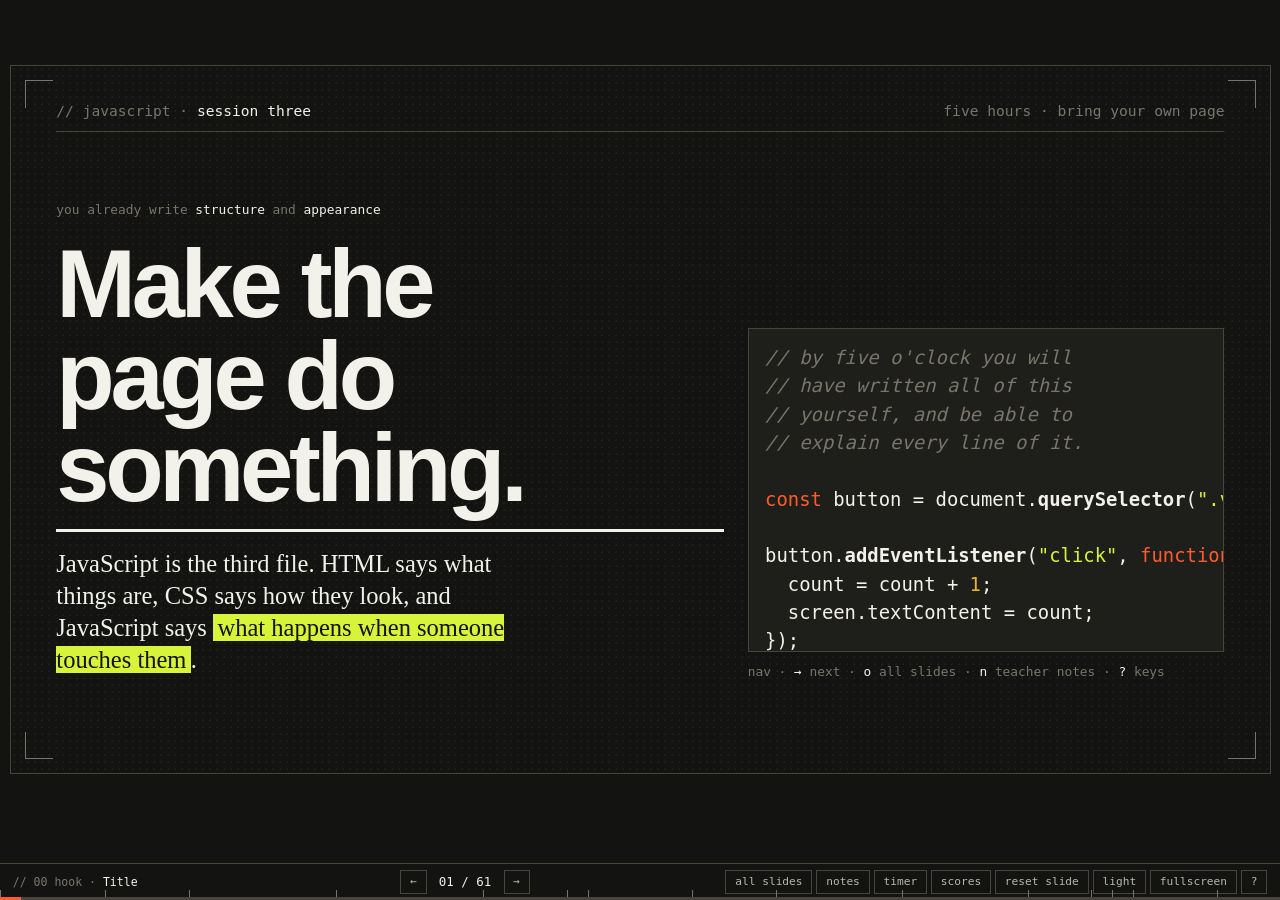
<file: javascript/index.html>
<!doctype html>
<html lang="en" data-theme="dark">
<head>
  <meta charset="UTF-8">
  <meta name="viewport" content="width=device-width, initial-scale=1.0">
  <title>JavaScript From Zero — Make The Page Do Something</title>
  <meta name="description" content="A five-hour, hands-on JavaScript workshop for students who already know some HTML and CSS. Live sandboxed code runners, timed challenges and team competitions.">
  <link rel="stylesheet" href="styles.css">
</head>
<body>

<a class="skip" href="#deck">skip to the slides</a>

<main class="deck" id="deck">

<!-- ====================================================================
     00 · HOOK — 0:00 to 0:15
     ==================================================================== -->

<section class="slide" id="s-title" data-part="00 hook" data-title="Title" data-kind="mark" aria-hidden="true">
  <i class="crop tl"></i><i class="crop tr"></i><i class="crop bl"></i><i class="crop br"></i>
  <div class="pane">
    <header class="head">
      <span>// javascript &middot; <b>session three</b></span>
      <span class="rh-right">five hours &middot; bring your own page</span>
    </header>

    <div class="fill mid">
      <div class="grid g-75" style="align-items:end;">
        <div class="stack">
          <span class="label">you already write <b>structure</b> and <b>appearance</b></span>
          <h1 class="mega">Make the<br>page do<br>something.</h1>
          <hr class="rule rule--heavy">
          <p class="lead">JavaScript is the third file. HTML says what things are, CSS says how they
            look, and JavaScript says <mark>what happens when someone touches them</mark>.</p>
        </div>
        <div class="stack">
          <pre class="blk" data-lang="js">
// by five o'clock you will
// have written all of this
// yourself, and be able to
// explain every line of it.

const button = document.querySelector(".vote");

button.addEventListener("click", function () {
  count = count + 1;
  screen.textContent = count;
});</pre>
          <span class="label">nav &middot; <b>→</b> next &middot; <b>o</b> all slides &middot; <b>n</b> teacher notes &middot; <b>?</b> keys</span>
        </div>
      </div>
    </div>

    <aside class="notes">
      <h4>// teacher</h4>
      <dl>
        <dt>say</dt><dd>“Two sessions ago your pages could not do anything. Today they can. By the end you will have written that block on the right, and be able to tell me what every line does.”</dd>
        <dt>expect</dt><dd>Nerves. Several will have heard JavaScript is “the hard one”. Say plainly: the first three hours are easier than CSS layout was.</dd>
        <dt>wrong idea</dt><dd>That JavaScript replaces HTML and CSS. It sits on top of them and needs both.</dd>
        <dt>hint</dt><dd>Do not read the code aloud yet. Let it sit there looking achievable.</dd>
        <dt>time</dt><dd>2 min. Introduce yourself in under 60 seconds.</dd>
        <dt>cut?</dt><dd>Never.</dd>
        <dt>then</dt><dd>“Open the page you built for the assignment. Click your Register button.”</dd>
      </dl>
    </aside>
  </div>
</section>

<section class="slide" id="s-dead-button" data-part="00 hook" data-title="The button that does nothing" aria-hidden="true">
  <i class="crop tl"></i><i class="crop tr"></i><i class="crop bl"></i><i class="crop br"></i>
  <div class="pane">
    <header class="head">
      <span>// <b>00</b> hook &middot; open your own page</span>
      <span class="rh-right">everyone clicks</span>
    </header>

    <h2>Click your own button. Nothing happens.</h2>

    <div class="grid g-11">
      <div class="stack">
        <div class="filerow"><span>index.html</span><b>what you have</b></div>
        <pre class="blk" data-lang="html">
&lt;button class="vote"&gt;Count me in&lt;/button&gt;
&lt;p class="tally"&gt;0&lt;/p&gt;</pre>
        <p class="small note">Perfectly valid HTML. Correctly styled. Completely inert.</p>
      </div>
      <div class="stack">
        <blockquote>A page built from HTML and CSS alone can be beautiful, and it can only ever
          sit there being beautiful.</blockquote>
        <p>Everything you have written so far is decided <em>before</em> the visitor arrives. The
          browser reads your files once, draws the page, and stops.</p>
        <p>JavaScript is the part that keeps listening after the page has loaded.</p>
      </div>
    </div>

    <aside class="notes">
      <h4>// teacher</h4>
      <dl>
        <dt>say</dt><dd>“Everybody open your assignment page and click your own button. Tell me what happened.” Wait for “nothing”.</dd>
        <dt>expect</dt><dd>Laughter, and one student who added a link so theirs does jump somewhere — good, name the difference between going somewhere and doing something.</dd>
        <dt>wrong idea</dt><dd>That the button is broken. It is doing exactly what a button with no instructions does.</dd>
        <dt>hint</dt><dd>Ask what they <em>expected</em> to happen. That expectation is the spec for the next ten minutes.</dd>
        <dt>time</dt><dd>3 min including everyone opening their file.</dd>
        <dt>cut?</dt><dd>Keep — it is the entire motivation for the day.</dd>
        <dt>then</dt><dd>“Three lines fix that. Watch.”</dd>
      </dl>
    </aside>
  </div>
</section>

<section class="slide" id="s-three-lines" data-part="00 hook" data-title="Three lines that wake it up" data-kind="do" aria-hidden="true">
  <i class="crop tl"></i><i class="crop tr"></i><i class="crop bl"></i><i class="crop br"></i>
  <div class="pane">
    <header class="head">
      <span>// <b>00</b> hook &middot; type it, do not read it</span>
      <span class="rh-right">run it and watch</span>
    </header>

    <h2>Three lines. Then click it again.</h2>

    <div class="grid g-75">
      <div class="pg stack" data-pg>
        <div class="editor">
          <div class="filerow"><span>index.html</span><b>the page</b></div>
          <textarea data-html rows="3" spellcheck="false" aria-label="HTML for the counter">&lt;button class="vote"&gt;Count me in&lt;/button&gt;
&lt;p class="tally"&gt;0&lt;/p&gt;</textarea>
        </div>
        <div class="editor">
          <div class="filerow"><span>script.js</span><b>the new part</b></div>
          <textarea data-js rows="8" spellcheck="false" aria-label="JavaScript for the counter">let count = 0;

const button = document.querySelector(".vote");
const tally = document.querySelector(".tally");

button.addEventListener("click", function () {
  count = count + 1;
  tally.textContent = count;
});</textarea>
        </div>
        <div class="actions">
          <button type="button" class="btn btn--go" data-pgact="run">run ▸</button>
          <button type="button" class="btn" data-pgact="stop">stop</button>
          <button type="button" class="btn btn--quiet" data-pgact="reset">reset</button>
          <button type="button" class="btn btn--quiet" data-pgact="copy">copy</button>
        </div>
        <div class="stagebox"><iframe data-frame sandbox="allow-scripts" title="Live result"></iframe></div>
        <div class="console" data-console aria-live="polite"></div>
      </div>

      <div class="stack">
        <div class="field field--top">
          <h3>Do not try to understand every word.</h3>
          <p class="small">You are here for cause and effect. Press run, click the button in the
            white panel, and watch the number move.</p>
        </div>
        <dl class="defs">
          <div><dt>let count</dt><dd>make a box and put 0 in it</dd></div>
          <div><dt>querySelector</dt><dd>go and find that thing on the page</dd></div>
          <div><dt>addEventListener</dt><dd>when this is clicked, do the following</dd></div>
          <div><dt>textContent</dt><dd>change the words inside it</dd></div>
        </dl>
        <p class="small note">Four ideas. We spend the next four hours on them properly.</p>
      </div>
    </div>

    <aside class="notes">
      <h4>// teacher</h4>
      <dl>
        <dt>say</dt><dd>“Type it. Do not paste it. Then press run and click the button in the white box.”</dd>
        <dt>expect</dt><dd>A missing semicolon or an unclosed brace within two minutes. Point at the red line in the output register — that is the browser telling them where to look.</dd>
        <dt>wrong idea</dt><dd>That they should understand it now. Say the opposite out loud: “you are not supposed to follow this yet.”</dd>
        <dt>hint</dt><dd>“Count your closing braces. Three lines end with <code>});</code> for a reason.”</dd>
        <dt>time</dt><dd>6 min including typing.</dd>
        <dt>cut?</dt><dd>Keep. This is the moment the room decides JavaScript is possible.</dd>
        <dt>answer</dt><dd>The tally counts up by one per click.</dd>
        <dt>then</dt><dd>“Sixty seconds. Make it yours.”</dd>
      </dl>
    </aside>
  </div>
</section>

<section class="slide" id="s-hook-remix" data-part="00 hook" data-title="Challenge — sixty second remix" data-kind="challenge" aria-hidden="true">
  <i class="crop tl"></i><i class="crop tr"></i><i class="crop bl"></i><i class="crop br"></i>
  <div class="pane">
    <header class="head">
      <span>// <b>challenge 01</b> &middot; one minute remix</span>
      <span class="rh-right">everyone types</span>
    </header>

    <div class="grid g-75">
      <div class="stack">
        <h2>Sixty seconds. Break my counter.</h2>
        <div class="pg stack" data-pg>
          <div class="editor">
            <div class="filerow"><span>index.html</span><b>yours now</b></div>
            <textarea data-html rows="3" spellcheck="false" aria-label="HTML to remix">&lt;button class="vote"&gt;Count me in&lt;/button&gt;
&lt;p class="tally"&gt;0&lt;/p&gt;</textarea>
          </div>
          <div class="editor">
            <div class="filerow"><span>script.js</span><b>change three things</b></div>
            <textarea data-js rows="8" spellcheck="false" aria-label="JavaScript to remix">let count = 0;

const button = document.querySelector(".vote");
const tally = document.querySelector(".tally");

button.addEventListener("click", function () {
  count = count + 1;
  tally.textContent = count;
});</textarea>
          </div>
          <div class="actions">
            <button type="button" class="btn btn--go" data-pgact="run">run ▸</button>
            <button type="button" class="btn" data-pgact="stop">stop</button>
            <button type="button" class="btn btn--quiet" data-pgact="reset">reset</button>
            <button type="button" class="btn btn--quiet" data-act="cheer">done</button>
          </div>
          <div class="stagebox"><iframe data-frame sandbox="allow-scripts" title="Your remix"></iframe></div>
          <div class="console" data-console aria-live="polite"></div>
        </div>
      </div>

      <div class="stack">
        <button type="button" class="btn btn--go" data-start="60" data-label="one minute remix">start 60s</button>
        <dl class="spec">
          <dt>goal</dt><dd>change the button words, make it count by 5, and start it at 100</dd>
          <dt>time</dt><dd>60 seconds</dd>
          <dt>hints</dt><dd>one, on request</dd>
          <dt>points</dt><dd>1 per change &middot; +2 if it still runs</dd>
          <dt>done when</dt><dd>clicking adds 5 and the first number is 100</dd>
          <dt>extra</dt><dd>make it count <em>down</em></dd>
        </dl>
        <details class="rev">
          <summary>hint</summary>
          <div class="rev-body"><p class="small">Only two numbers appear in that code. Both of them are doing exactly what they look like they are doing.</p></div>
        </details>
        <details class="rev">
          <summary>answer</summary>
          <div class="rev-body">
            <pre class="blk blk--plain" data-lang="js" data-diff>
-let count = 0;
+let count = 100;
 ...
-  count = count + 1;
+  count = count + 5;</pre>
          </div>
        </details>
      </div>
    </div>

    <aside class="notes">
      <h4>// teacher</h4>
      <dl>
        <dt>say</dt><dd>“Do not read the code. Hunt for the numbers and the words you want to change, and type over them. Go.”</dd>
        <dt>expect</dt><dd>Someone deletes a brace and gets a red error line. Celebrate it loudly — first error of the day, ninety seconds in, completely normal.</dd>
        <dt>wrong idea</dt><dd>That an error message means they have ruined it. Use reset in front of them so they see there is always a way back.</dd>
        <dt>hint</dt><dd>Give the hint at 30 seconds, not before.</dd>
        <dt>time</dt><dd>4 min: 60 seconds typing, then two students show their screens.</dd>
        <dt>cut?</dt><dd>Keep.</dd>
        <dt>answer</dt><dd>Change both numbers and the button text. Counting down means <code>count - 5</code>.</dd>
        <dt>then</dt><dd>“You have just written JavaScript. Here is what the rest of the day looks like.”</dd>
      </dl>
    </aside>
  </div>
</section>

<section class="slide" id="s-contract" data-part="00 hook" data-title="What you can do by five o'clock" data-kind="mark" aria-hidden="true">
  <i class="crop tl"></i><i class="crop tr"></i><i class="crop bl"></i><i class="crop br"></i>
  <div class="pane">
    <header class="head">
      <span>// <b>00</b> hook &middot; the deal</span>
      <span class="rh-right">five hours, one break</span>
    </header>

    <h2>The deal for today.</h2>

    <div class="grid g-11">
      <ol class="steps">
        <li>Store a value and change it later.</li>
        <li>Write a function and call it.</li>
        <li>Make the code decide between two paths.</li>
        <li>Hold a list, and do something to every item in it.</li>
        <li>Model a real thing as an object.</li>
        <li>Find any element on the page and change it.</li>
        <li>Run your own code when someone clicks or types.</li>
        <li>Read an error message and fix what it points at.</li>
      </ol>

      <div class="stack">
        <div class="field field--lime">
          <h3>The method, again</h3>
          <p class="small"><strong>predict → type → run → break → explain.</strong> Every single
            concept. You will guess what the code prints before we run it, and you will be right
            more often than you expect.</p>
        </div>
        <p>Nothing today is memorised. There is a reference at the back of this deck and there will
          be one on the wall. Professionals look things up constantly — the skill is knowing what
          to look up.</p>
        <p class="small note">Two things we are deliberately <em>not</em> doing today: frameworks,
          and anything that talks to a server. Both are much easier once this is solid.</p>
      </div>
    </div>

    <aside class="notes">
      <h4>// teacher</h4>
      <dl>
        <dt>say</dt><dd>Read the eight items. They are the assessment criteria, so students should hear them once at the start and once at the end.</dd>
        <dt>expect</dt><dd>“Are we making games?” Answer: the counter you just built is the same machinery as a game score. Yes, eventually.</dd>
        <dt>wrong idea</dt><dd>That there is a huge amount of syntax to memorise. Eight ideas, all day.</dd>
        <dt>hint</dt><dd>n/a</dd>
        <dt>time</dt><dd>2 min.</dd>
        <dt>cut?</dt><dd>Keep, it sets expectations cheaply.</dd>
        <dt>answer</dt><dd>n/a</dd>
        <dt>then</dt><dd>“First, where does this code actually live?”</dd>
      </dl>
    </aside>
  </div>
</section>

<!-- ====================================================================
     01 · WHERE JAVASCRIPT LIVES — 0:15 to 0:35
     ==================================================================== -->

<section class="slide" id="s-three-jobs" data-part="01 where it lives" data-title="Three files, three jobs" aria-hidden="true">
  <i class="crop tl"></i><i class="crop tr"></i><i class="crop bl"></i><i class="crop br"></i>
  <div class="pane">
    <header class="head">
      <span>// <b>01</b> where it lives &middot; one idea</span>
      <span class="rh-right">two minutes, no typing</span>
    </header>

    <h2>You now have three files and three jobs.</h2>

    <div class="flow">
      <div>
        <b>index.html</b>
        <p>What the things <em>are</em>. A heading, a button, a paragraph. Decided once, before
          anyone arrives.</p>
      </div>
      <div>
        <b>styles.css</b>
        <p>How they <em>look</em>. Colour, spacing, layout. Also decided once, before anyone
          arrives.</p>
      </div>
      <div>
        <b>script.js</b>
        <p>What <em>happens</em>. Runs after the page is drawn, and keeps running while the visitor
          is there.</p>
      </div>
    </div>

    <div class="grid g-11">
      <p>That last difference is the whole point. HTML and CSS are instructions the browser follows
        once. JavaScript is instructions the browser <mark>keeps</mark> — ready to run again every
        time something happens.</p>
      <div class="field field--top">
        <h3>Say it in one line</h3>
        <p class="small">HTML is the nouns. CSS is the adjectives. JavaScript is the verbs.</p>
      </div>
    </div>

    <aside class="notes">
      <h4>// teacher</h4>
      <dl>
        <dt>say</dt><dd>“Nouns, adjectives, verbs. If you remember one sentence from this hour, that is the one.”</dd>
        <dt>expect</dt><dd>Someone asks whether JS can change the CSS. Yes — that is section 07. Park it and say so.</dd>
        <dt>wrong idea</dt><dd>That JS runs “instead of” the page loading. It runs after, and can then change anything.</dd>
        <dt>hint</dt><dd>n/a</dd>
        <dt>time</dt><dd>3 min maximum. Do not linger.</dd>
        <dt>cut?</dt><dd>Keep the flow strip, drop the one-liner box if pressed.</dd>
        <dt>answer</dt><dd>n/a</dd>
        <dt>then</dt><dd>“There is a place you can talk to JavaScript directly. Open it now.”</dd>
      </dl>
    </aside>
  </div>
</section>

<section class="slide" id="s-console" data-part="01 where it lives" data-title="The console — talk to the browser" data-kind="do" aria-hidden="true">
  <i class="crop tl"></i><i class="crop tr"></i><i class="crop bl"></i><i class="crop br"></i>
  <div class="pane">
    <header class="head">
      <span>// <b>01</b> where it lives &middot; everyone opens it</span>
      <span class="rh-right">this is your workbench</span>
    </header>

    <h2>The console is where you ask questions.</h2>

    <div class="grid g-57">
      <ol class="steps">
        <li>Open any page and press <kbd>F12</kbd>.</li>
        <li>Click the tab marked <strong>Console</strong>.</li>
        <li>Click next to the <code>&gt;</code> and type <code>2 + 2</code>, then <kbd>Enter</kbd>.</li>
        <li>Type <code>"hello".toUpperCase()</code> and press <kbd>Enter</kbd>.</li>
        <li>Type <code>document.title</code> and press <kbd>Enter</kbd>.</li>
      </ol>

      <div class="stack">
        <p>You just had a conversation with the browser. You typed an expression, it worked out the
          answer and handed it straight back.</p>
        <p>This is not a toy. It is where you will check what a value actually is when your code
          does something you did not expect — which is most days.</p>
        <div class="field field--top">
          <h3>console.log</h3>
          <p class="small">Inside a file you cannot see answers unless you ask for them. That is what
            <code>console.log(something)</code> is for: <em>print this out so I can see it</em>. In
            this deck those printed lines appear in the output register under each editor.</p>
        </div>
      </div>
    </div>

    <div class="pg" data-pg style="display:grid; grid-template-columns:1fr 1fr; gap:1.4cqi;">
      <div class="editor">
        <div class="filerow"><span>try it here</span><b>press run</b></div>
        <textarea data-js rows="5" spellcheck="false" aria-label="Console practice">console.log(2 + 2);
console.log("hello".toUpperCase());
console.log("today is a", "good day");</textarea>
      </div>
      <div class="stack">
        <div class="console" data-console aria-live="polite"></div>
        <iframe data-frame sandbox="allow-scripts" title="Sandboxed runner" hidden></iframe>
        <div class="actions">
          <button type="button" class="btn btn--go" data-pgact="run">run ▸</button>
          <button type="button" class="btn btn--quiet" data-pgact="reset">reset</button>
        </div>
      </div>
    </div>

    <aside class="notes">
      <h4>// teacher</h4>
      <dl>
        <dt>say</dt><dd>“Everyone press F12 now. I want to see a console open on every screen before I go on.”</dd>
        <dt>expect</dt><dd>Locked-down laptops where F12 is captured. <kbd>Ctrl</kbd>+<kbd>Shift</kbd>+<kbd>I</kbd> is the fallback; the deck's own runner is the fallback to the fallback.</dd>
        <dt>wrong idea</dt><dd>That the console is only for errors. It is a calculator, a notepad and a lie detector.</dd>
        <dt>hint</dt><dd>“Red text in the console is not a punishment. It is the browser telling you the line number.”</dd>
        <dt>time</dt><dd>6 min. Walk the room.</dd>
        <dt>cut?</dt><dd>Never — everything after this assumes they can see output.</dd>
        <dt>answer</dt><dd>4 &middot; HELLO &middot; the page title.</dd>
        <dt>then</dt><dd>“Now let us put JavaScript in your own project.”</dd>
      </dl>
    </aside>
  </div>
</section>

<section class="slide" id="s-script-tag" data-part="01 where it lives" data-title="Wiring script.js into your page" data-kind="do" aria-hidden="true">
  <i class="crop tl"></i><i class="crop tr"></i><i class="crop bl"></i><i class="crop br"></i>
  <div class="pane">
    <header class="head">
      <span>// <b>01</b> where it lives &middot; one line in your html</span>
      <span class="rh-right">do this in your own folder</span>
    </header>

    <h2>One tag joins the third file on.</h2>

    <div class="grid g-75">
      <div class="stack">
        <div class="filerow"><span>index.html</span><b>at the end of body</b></div>
        <pre class="blk blk--big" data-lang="html" data-diff>
     &lt;footer&gt;...&lt;/footer&gt;
+    &lt;script src="script.js"&gt;&lt;/script&gt;
   &lt;/body&gt;</pre>
        <p>Make a file called <code>script.js</code> next to <code>index.html</code>, put
          <code>console.log("wired up");</code> in it, save both, refresh, and look at the console.</p>
      </div>

      <div class="stack">
        <dl class="defs">
          <div><dt>script</dt><dd>attach a JavaScript file to this page</dd></div>
          <div><dt>src</dt><dd>which file, relative to the html file</dd></div>
          <div><dt>no self-close</dt><dd><code>&lt;script&gt;</code> always needs a closing tag, even when empty</dd></div>
        </dl>
        <div class="field field--top">
          <h3>Why at the bottom?</h3>
          <p class="small">The browser reads top to bottom. If your script runs before the button
            exists, it cannot find the button. Putting the tag last means the whole page is already
            there. (There is a neater way with <code>defer</code> — later.)</p>
        </div>
      </div>
    </div>

    <div class="field field--red">
      <h3>Nothing in the console? Three usual causes, in order.</h3>
      <p class="small">1. The file is called <code>Script.js</code> or <code>script.JS</code> and the
        tag says <code>script.js</code>. &nbsp; 2. The two files are in different folders. &nbsp;
        3. You did not save.</p>
    </div>

    <aside class="notes">
      <h4>// teacher</h4>
      <dl>
        <dt>say</dt><dd>“Same drill as the stylesheet two weeks ago. Log something silly, refresh, and prove the wire works before you write anything real.”</dd>
        <dt>expect</dt><dd>A quarter of the room will have a filename mismatch. The <code>console.log("wired up")</code> test finds it in five seconds.</dd>
        <dt>wrong idea</dt><dd>That <code>&lt;script /&gt;</code> works. It does not; the closing tag is mandatory.</dd>
        <dt>hint</dt><dd>“Read your filename out loud, letter by letter, then read the src out loud.”</dd>
        <dt>time</dt><dd>7 min including everyone getting it working.</dd>
        <dt>cut?</dt><dd>Never. Everything they take home depends on it.</dd>
        <dt>answer</dt><dd>“wired up” appears in the console after a refresh.</dd>
        <dt>then</dt><dd>“Hands up when you see it. Then we start storing things.”</dd>
      </dl>
    </aside>
  </div>
</section>

<section class="slide" id="s-mark-0" data-part="01 where it lives" data-title="Catch up 00 — wired up" data-kind="mark" aria-hidden="true">
  <i class="crop tl"></i><i class="crop tr"></i><i class="crop bl"></i><i class="crop br"></i>
  <div class="pane">
    <header class="head">
      <span>// <b>catch up 00</b> &middot; nobody moves on without this</span>
      <span class="rh-right">two minutes</span>
    </header>

    <div class="grid g-75">
      <div class="stack">
        <h2>Everyone should have exactly this.</h2>
        <div class="filerow"><span>your folder</span><b>three files</b></div>
        <pre class="blk" data-lang="js">
my-project/
├── index.html      &lt;-- has &lt;script src="script.js"&gt;&lt;/script&gt;
├── styles.css
└── script.js       &lt;-- has console.log("wired up");</pre>
      </div>
      <div class="stack">
        <ul class="ticks">
          <li>The console is open and I know how to open it</li>
          <li>My folder has a script.js in it</li>
          <li>The script tag is the last thing before &lt;/body&gt;</li>
          <li>I saw my own message appear in the console</li>
          <li>I know that red text means an error with a line number</li>
        </ul>
        <button type="button" class="btn btn--go" data-start="120" data-label="catch up">start 2 min</button>
        <p class="small note">If any line is not true, put your hand up and keep it up. This is the
          one checkpoint where we genuinely wait for everybody.</p>
      </div>
    </div>

    <aside class="notes">
      <h4>// teacher</h4>
      <dl>
        <dt>say</dt><dd>“Hands stay up until I have been to you.”</dd>
        <dt>expect</dt><dd>Roughly one in six needs help. Pair the stuck with the finished — that is worth points.</dd>
        <dt>wrong idea</dt><dd>n/a</dd>
        <dt>hint</dt><dd>n/a</dd>
        <dt>time</dt><dd>2–4 min. If more than a third are stuck, everyone works in the deck's own editors instead and wires files up at the end.</dd>
        <dt>cut?</dt><dd>Never.</dd>
        <dt>answer</dt><dd>n/a</dd>
        <dt>then</dt><dd>“Right. The smallest useful thing in programming: putting a value in a box.”</dd>
      </dl>
    </aside>
  </div>
</section>

<!-- ====================================================================
     02 · VALUES AND VARIABLES — 0:35 to 1:05
     ==================================================================== -->

<section class="slide" id="s-values" data-part="02 values" data-title="Three kinds of value" aria-hidden="true">
  <i class="crop tl"></i><i class="crop tr"></i><i class="crop bl"></i><i class="crop br"></i>
  <div class="pane">
    <header class="head">
      <span>// <b>02</b> values &middot; one idea</span>
      <span class="rh-right">predict before we run</span>
    </header>

    <h2>Almost everything today is one of three things.</h2>

    <div class="flow">
      <div>
        <b>number</b>
        <p><code>0</code> &nbsp; <code>42</code> &nbsp; <code>-7</code> &nbsp; <code>3.5</code><br>
          No quotes. You can do sums with it.</p>
      </div>
      <div>
        <b>string</b>
        <p><code>"Ada"</code> &nbsp; <code>"42"</code> &nbsp; <code>""</code><br>
          Text in quotes. Even digits, if they are in quotes.</p>
      </div>
      <div>
        <b>boolean</b>
        <p><code>true</code> &nbsp; <code>false</code><br>
          Only those two words. No quotes. Answers yes/no questions.</p>
      </div>
    </div>

    <div class="grid g-11">
      <div class="ask" data-a="string" data-why="quotes make it text. &quot;5&quot; + &quot;5&quot; glues to &quot;55&quot;, it does not add up.">
        <span class="ask-q">What is <code>"5"</code>?</span>
        <div class="opts">
          <button type="button" class="opt" data-v="number">a number</button>
          <button type="button" class="opt" data-v="string">a string</button>
          <button type="button" class="opt" data-v="boolean">a boolean</button>
        </div>
        <span class="ask-why"></span>
      </div>
      <div class="ask" data-a="boolean" data-why="a comparison always answers with true or false.">
        <span class="ask-q">What is <code>10 &gt; 3</code>?</span>
        <div class="opts">
          <button type="button" class="opt" data-v="number">a number</button>
          <button type="button" class="opt" data-v="string">a string</button>
          <button type="button" class="opt" data-v="boolean">a boolean</button>
        </div>
        <span class="ask-why"></span>
      </div>
    </div>

    <aside class="notes">
      <h4>// teacher</h4>
      <dl>
        <dt>say</dt><dd>“Three kinds. Quotes or no quotes is the difference between a number and a string, and it matters more than it looks.”</dd>
        <dt>expect</dt><dd>Everyone gets <code>"5"</code> wrong the first time it matters, not here. Plant it now so you can point back to this slide later.</dd>
        <dt>wrong idea</dt><dd>That <code>"5"</code> and <code>5</code> are the same. Demonstrate <code>"5" + 5</code> in the console: <code>"55"</code>.</dd>
        <dt>hint</dt><dd>“Can you multiply it? Then it is a number.”</dd>
        <dt>time</dt><dd>4 min including both questions.</dd>
        <dt>cut?</dt><dd>Keep. Everything downstream leans on it.</dd>
        <dt>answer</dt><dd>string &middot; boolean.</dd>
        <dt>then</dt><dd>“Values are no use unless you can keep one. That is a variable.”</dd>
      </dl>
    </aside>
  </div>
</section>

<section class="slide" id="s-let-const" data-part="02 values" data-title="let and const" data-kind="do" aria-hidden="true">
  <i class="crop tl"></i><i class="crop tr"></i><i class="crop bl"></i><i class="crop br"></i>
  <div class="pane">
    <header class="head">
      <span>// <b>02</b> values &middot; new syntax</span>
      <span class="rh-right">type this</span>
    </header>

    <h2>A variable is a name you stick on a value.</h2>

    <div class="grid g-75">
      <div class="stack">
        <pre class="blk blk--big" data-lang="js">
const name = "Ada";
let score = 0;

score = score + 10;

console.log(name, score);</pre>
        <div class="pg stack" data-pg>
          <div class="editor">
            <div class="filerow"><span>your turn</span><b>change the values, run again</b></div>
            <textarea data-js rows="6" spellcheck="false" aria-label="Practise variables">const name = "Ada";
let score = 0;

score = score + 10;

console.log(name, score);</textarea>
          </div>
          <div class="console" data-console aria-live="polite"></div>
          <iframe data-frame sandbox="allow-scripts" title="Sandboxed runner" hidden></iframe>
          <div class="actions">
            <button type="button" class="btn btn--go" data-pgact="run">run ▸</button>
            <button type="button" class="btn btn--quiet" data-pgact="reset">reset</button>
          </div>
        </div>
      </div>

      <div class="stack">
        <dl class="defs">
          <div><dt>const</dt><dd>a name that will never point at a different value. Your default.</dd></div>
          <div><dt>let</dt><dd>a name whose value you intend to change later.</dd></div>
          <div><dt>=</dt><dd>“put this value into that name”. It is not equals.</dd></div>
          <div><dt>score + 10</dt><dd>work out the answer first, then store it back</dd></div>
        </dl>
        <div class="field field--top">
          <h3>Read <code>=</code> as “gets”</h3>
          <p class="small">Say <code>score = score + 10</code> out loud as “score <em>gets</em> score
            plus ten.” In maths that line would be nonsense. In code it is an instruction with an
            order: work out the right side, then put it in the left.</p>
        </div>
        <p class="small note">Naming rule: <code>totalScore</code>, not <code>ts</code>, not
          <code>x</code>. Start with a lowercase letter, no spaces, humps for the joins.</p>
      </div>
    </div>

    <aside class="notes">
      <h4>// teacher</h4>
      <dl>
        <dt>say</dt><dd>“Use const until the code forces you to use let. That habit prevents a whole category of bug.”</dd>
        <dt>expect</dt><dd>“Why two words for the same thing?” Answer: they are not the same — one of them protects you.</dd>
        <dt>wrong idea</dt><dd>Reading <code>=</code> as mathematical equality. Drill the word “gets”.</dd>
        <dt>hint</dt><dd>“Which side gets worked out first?”</dd>
        <dt>time</dt><dd>7 min with typing.</dd>
        <dt>cut?</dt><dd>Keep.</dd>
        <dt>answer</dt><dd><code>Ada 10</code></dd>
        <dt>then</dt><dd>“What happens if you try to change a const? Let us find out on purpose.”</dd>
      </dl>
    </aside>
  </div>
</section>

<section class="slide" id="s-reassign" data-part="02 values" data-title="Break a const on purpose" data-kind="fix" aria-hidden="true">
  <i class="crop tl"></i><i class="crop tr"></i><i class="crop bl"></i><i class="crop br"></i>
  <div class="pane">
    <header class="head">
      <span>// <b>02</b> values &middot; break it deliberately</span>
      <span class="rh-right">read the error, do not fear it</span>
    </header>

    <h2>Errors are instructions. Read this one.</h2>

    <div class="grid g-11">
      <div class="pg stack" data-pg>
        <div class="editor">
          <div class="filerow"><span>run this and read the red line</span><b>then fix it</b></div>
          <textarea data-js rows="6" spellcheck="false" aria-label="Const reassignment error">const score = 0;
score = 10;

console.log(score);</textarea>
        </div>
        <div class="console" data-console aria-live="polite"></div>
        <iframe data-frame sandbox="allow-scripts" title="Sandboxed runner" hidden></iframe>
        <div class="actions">
          <button type="button" class="btn btn--go" data-pgact="run">run ▸</button>
          <button type="button" class="btn btn--quiet" data-pgact="reset">reset</button>
        </div>
      </div>

      <div class="stack">
        <div class="field field--top">
          <h3>What the browser said</h3>
          <p class="small mono">Assignment to constant variable.</p>
          <p class="small">Six words. It tells you exactly what you did and exactly what is not
            allowed. Most JavaScript errors are this direct once you stop panicking at the colour.</p>
        </div>
        <div class="ask" data-a="let" data-why="the name needs to point at a new value later, so it has to be let.">
          <span class="ask-q">What is the one-word fix?</span>
          <div class="opts">
            <button type="button" class="opt" data-v="let">change const to let</button>
            <button type="button" class="opt" data-v="quotes">put score in quotes</button>
            <button type="button" class="opt" data-v="delete">delete line 2</button>
          </div>
          <span class="ask-why"></span>
        </div>
        <p class="small note">Deleting line 2 does stop the error. It also stops the program doing
          the thing you wanted, which is why “make the error go away” is not the same as “fix it”.</p>
      </div>
    </div>

    <aside class="notes">
      <h4>// teacher</h4>
      <dl>
        <dt>say</dt><dd>“Run it. Read the red line out loud, all of you, together.” Genuinely do this — it defuses error-fear for the rest of the day.</dd>
        <dt>expect</dt><dd>Relief that the message is plain English. Point out the line number too.</dd>
        <dt>wrong idea</dt><dd>That an error means the whole file is broken. Everything above the error already ran.</dd>
        <dt>hint</dt><dd>“Which word on line 1 is the promise you just broke?”</dd>
        <dt>time</dt><dd>4 min.</dd>
        <dt>cut?</dt><dd>Keep — this is the error-reading lesson and it pays for itself all day.</dd>
        <dt>answer</dt><dd><code>let score = 0;</code></dd>
        <dt>then</dt><dd>“Now the type you will use most: text.”</dd>
      </dl>
    </aside>
  </div>
</section>

<section class="slide" id="s-strings" data-part="02 values" data-title="Strings and template literals" data-kind="do" aria-hidden="true">
  <i class="crop tl"></i><i class="crop tr"></i><i class="crop bl"></i><i class="crop br"></i>
  <div class="pane">
    <header class="head">
      <span>// <b>02</b> values &middot; joining text</span>
      <span class="rh-right">two ways, one is better</span>
    </header>

    <h2>Gluing text together.</h2>

    <div class="grid g-11">
      <div class="stack">
        <div class="filerow"><span>the tedious way</span><b>+</b></div>
        <pre class="blk" data-lang="js">
const name = "Ada";
const age = 17;

console.log("Hi " + name + ", you are " + age);</pre>
        <p class="small note">Works everywhere. Easy to lose a space or a quote in the middle.</p>
      </div>
      <div class="stack">
        <div class="filerow"><span>the readable way</span><b>backticks</b></div>
        <pre class="blk" data-lang="js">
const name = "Ada";
const age = 17;

console.log(`Hi ${name}, you are ${age}`);</pre>
        <p class="small note">Backticks, not quotes. The key left of <kbd>1</kbd> on most keyboards.
          Anything inside <code>${ }</code> gets worked out and dropped in.</p>
      </div>
    </div>

    <div class="pg" data-pg style="display:grid; grid-template-columns:1fr 1fr; gap:1.4cqi;">
      <div class="editor">
        <div class="filerow"><span>make this print your own sentence</span><b>use backticks</b></div>
        <textarea data-js rows="6" spellcheck="false" aria-label="Practise template literals">const club = "Chess";
const members = 24;

console.log(`The ${club} club has ${members} members.`);
console.log(`Next year: ${members + 6}.`);</textarea>
      </div>
      <div class="stack">
        <div class="console" data-console aria-live="polite"></div>
        <iframe data-frame sandbox="allow-scripts" title="Sandboxed runner" hidden></iframe>
        <div class="actions">
          <button type="button" class="btn btn--go" data-pgact="run">run ▸</button>
          <button type="button" class="btn btn--quiet" data-pgact="reset">reset</button>
        </div>
        <p class="small note">Notice line 5: you can do sums <em>inside</em> the placeholder.</p>
      </div>
    </div>

    <aside class="notes">
      <h4>// teacher</h4>
      <dl>
        <dt>say</dt><dd>“Backtick, dollar, curly brace. Point at the key on your keyboard now so you can find it later.”</dd>
        <dt>expect</dt><dd>People using ordinary quotes with <code>${}</code> and getting the literal text back. That is the classic and it is worth letting happen once.</dd>
        <dt>wrong idea</dt><dd>That <code>${}</code> works in any string. It only works between backticks.</dd>
        <dt>hint</dt><dd>“Look very closely at the character at each end of the string.”</dd>
        <dt>time</dt><dd>7 min.</dd>
        <dt>cut?</dt><dd>Teach backticks only and skip the <code>+</code> version if you are behind.</dd>
        <dt>answer</dt><dd>“The Chess club has 24 members.” then “Next year: 30.”</dd>
        <dt>then</dt><dd>“Points on the board. What type is it?”</dd>
      </dl>
    </aside>
  </div>
</section>

<section class="slide" id="s-typeof" data-part="02 values" data-title="Competition — type detective" data-kind="challenge" aria-hidden="true">
  <i class="crop tl"></i><i class="crop tr"></i><i class="crop bl"></i><i class="crop br"></i>
  <div class="pane">
    <header class="head">
      <span>// <b>challenge 02</b> &middot; type detective</span>
      <span class="rh-right">teams &middot; call it before we run it</span>
    </header>

    <h2>Predict the type. Then we check.</h2>

    <div class="grid g-75">
      <div class="stack">
        <div class="ask" data-a="string" data-why="a plus with any string involved glues instead of adding. 5 becomes &quot;5&quot;.">
          <span class="ask-q"><code class="mono">typeof ("5" + 5)</code></span>
          <div class="opts">
            <button type="button" class="opt" data-v="number">"number"</button>
            <button type="button" class="opt" data-v="string">"string"</button>
            <button type="button" class="opt" data-v="boolean">"boolean"</button>
          </div>
          <span class="ask-why"></span>
        </div>
        <div class="ask" data-a="number" data-why="minus has no text meaning, so JavaScript turns the string into a number first.">
          <span class="ask-q"><code class="mono">typeof ("10" - 5)</code></span>
          <div class="opts">
            <button type="button" class="opt" data-v="number">"number"</button>
            <button type="button" class="opt" data-v="string">"string"</button>
            <button type="button" class="opt" data-v="undefined">"undefined"</button>
          </div>
          <span class="ask-why"></span>
        </div>
        <div class="ask" data-a="boolean" data-why="every comparison hands back true or false.">
          <span class="ask-q"><code class="mono">typeof (3 &gt; 1)</code></span>
          <div class="opts">
            <button type="button" class="opt" data-v="number">"number"</button>
            <button type="button" class="opt" data-v="string">"string"</button>
            <button type="button" class="opt" data-v="boolean">"boolean"</button>
          </div>
          <span class="ask-why"></span>
        </div>
        <div class="ask" data-a="undefined" data-why="a name that exists but has never been given a value holds undefined.">
          <span class="ask-q"><code class="mono">let x; typeof x</code></span>
          <div class="opts">
            <button type="button" class="opt" data-v="null">"null"</button>
            <button type="button" class="opt" data-v="undefined">"undefined"</button>
            <button type="button" class="opt" data-v="string">"string"</button>
          </div>
          <span class="ask-why"></span>
        </div>
      </div>

      <div class="stack">
        <button type="button" class="btn btn--go" data-start="180" data-label="type detective">start 3 min</button>
        <dl class="spec">
          <dt>goal</dt><dd>call the type before anyone runs the code</dd>
          <dt>time</dt><dd>3 minutes, four rounds</dd>
          <dt>hints</dt><dd>none — argue it out in your team</dd>
          <dt>points</dt><dd>1 right answer &middot; <strong>+2 for the reason</strong></dd>
          <dt>done when</dt><dd>the team can say why, not just what</dd>
          <dt>extra</dt><dd>predict <code class="mono">typeof null</code>, then run it and be annoyed</dd>
        </dl>
        <div class="pg stack" data-pg>
          <div class="editor">
            <div class="filerow"><span>check the answers</span><b>after they call it</b></div>
            <textarea data-js rows="5" spellcheck="false" aria-label="Check the types">console.log(typeof ("5" + 5));
console.log(typeof ("10" - 5));
console.log(typeof (3 > 1));
let x;
console.log(typeof x);</textarea>
          </div>
          <div class="console" data-console aria-live="polite"></div>
          <iframe data-frame sandbox="allow-scripts" title="Sandboxed runner" hidden></iframe>
          <div class="actions">
            <button type="button" class="btn btn--go" data-pgact="run">run ▸</button>
            <button type="button" class="btn btn--quiet" data-pgact="reset">reset</button>
          </div>
        </div>
      </div>
    </div>

    <aside class="notes">
      <h4>// teacher</h4>
      <dl>
        <dt>say</dt><dd>“Nobody runs anything until every team has committed to an answer.”</dd>
        <dt>expect</dt><dd>Round 2 splits the room. Plus glues, minus cannot glue so it converts — that asymmetry is genuinely strange and worth ten seconds of outrage.</dd>
        <dt>wrong idea</dt><dd>That JavaScript is broken. It is consistent, just surprising. This is exactly why professionals avoid mixing types.</dd>
        <dt>hint</dt><dd>“Is there anything sensible <code>-</code> could mean for text?”</dd>
        <dt>time</dt><dd>7 min with discussion.</dd>
        <dt>cut?</dt><dd>Run rounds 1 and 3 only.</dd>
        <dt>answer</dt><dd>string &middot; number &middot; boolean &middot; undefined. And <code>typeof null</code> is <code>"object"</code>, which is a famous 30-year-old bug they are allowed to laugh at.</dd>
        <dt>then</dt><dd>“Four broken lines. Fix them in pairs.”</dd>
      </dl>
    </aside>
  </div>
</section>

<section class="slide" id="s-bugs-1" data-part="02 values" data-title="Bug hunt — four broken lines" data-kind="fix" aria-hidden="true">
  <i class="crop tl"></i><i class="crop tr"></i><i class="crop bl"></i><i class="crop br"></i>
  <div class="pane">
    <header class="head">
      <span>// <b>challenge 03</b> &middot; bug hunt</span>
      <span class="rh-right">pairs &middot; five minutes</span>
    </header>

    <div class="grid g-75">
      <div class="stack">
        <h2>Four faults. Fix them one at a time.</h2>
        <div class="pg stack" data-pg>
          <div class="editor">
            <div class="filerow"><span>script.js</span><b>broken on purpose</b></div>
            <textarea data-js rows="10" spellcheck="false" aria-label="Broken code to fix">const club = Chess;
let members = "24";

members = members + 1;

console.log("The " + club " club");
console.log(`It now has ${members} members`);</textarea>
          </div>
          <div class="console" data-console aria-live="polite"></div>
          <iframe data-frame sandbox="allow-scripts" title="Sandboxed runner" hidden></iframe>
          <div class="actions">
            <button type="button" class="btn btn--go" data-pgact="run">run ▸</button>
            <button type="button" class="btn btn--quiet" data-pgact="reset">reset</button>
            <button type="button" class="btn btn--quiet" data-act="cheer">fixed</button>
          </div>
        </div>
      </div>

      <div class="stack">
        <button type="button" class="btn btn--go" data-start="300" data-label="bug hunt">start 5 min</button>
        <dl class="spec">
          <dt>goal</dt><dd>make it print “The Chess club” then “It now has 25 members”</dd>
          <dt>time</dt><dd>5 minutes in pairs</dd>
          <dt>hints</dt><dd>two, on request</dd>
          <dt>points</dt><dd>2 per fault &middot; +3 for naming all four out loud</dd>
          <dt>done when</dt><dd>both lines print, and 25 is a number not "241"</dd>
          <dt>extra</dt><dd>break it a new way and hand it to another pair</dd>
        </dl>
        <details class="rev">
          <summary>hint one</summary>
          <div class="rev-body"><p class="small">Fix the topmost error first and run again. One error can hide the next three.</p></div>
        </details>
        <details class="rev">
          <summary>hint two</summary>
          <div class="rev-body"><p class="small">Line 2 looks fine and is the sneakiest of the four. What does <code>"24" + 1</code> give you?</p></div>
        </details>
        <details class="rev">
          <summary>answer</summary>
          <div class="rev-body">
            <pre class="blk blk--plain" data-lang="js" data-diff>
-const club = Chess;
+const club = "Chess";
-let members = "24";
+let members = 24;
-console.log("The " + club " club");
+console.log("The " + club + " club");</pre>
            <p class="small">Four faults: a missing pair of quotes, a number written as a string, a
              missing <code>+</code>, and — the one nobody counts —
              <code>"24" + 1</code> giving <code>"241"</code> instead of 25.</p>
          </div>
        </details>
      </div>
    </div>

    <aside class="notes">
      <h4>// teacher</h4>
      <dl>
        <dt>say</dt><dd>“Fix the top one, run, look. Repeat. Do not try to fix all four in your head.”</dd>
        <dt>expect</dt><dd>Most pairs fix three and declare victory with “241 members”. That is the teaching moment — the code runs and the answer is wrong.</dd>
        <dt>wrong idea</dt><dd>That no error message means correct. A program can run perfectly and be completely wrong.</dd>
        <dt>hint</dt><dd>Hint one at 2 minutes, hint two only when a pair says they are finished and the output says 241.</dd>
        <dt>time</dt><dd>8 min including the walkthrough.</dd>
        <dt>cut?</dt><dd>Drop the quotes-on-24 fault for a shorter run.</dd>
        <dt>answer</dt><dd>In the reveal.</dd>
        <dt>then</dt><dd>“Who can explain to the room why 241 happened?”</dd>
      </dl>
    </aside>
  </div>
</section>

<section class="slide" id="s-mark-1" data-part="02 values" data-title="Catch up 01 — values" data-kind="mark" aria-hidden="true">
  <i class="crop tl"></i><i class="crop tr"></i><i class="crop bl"></i><i class="crop br"></i>
  <div class="pane">
    <header class="head">
      <span>// <b>catch up 01</b> &middot; values and variables</span>
      <span class="rh-right">copy this if you are behind</span>
    </header>

    <div class="grid g-75">
      <div class="stack">
        <h2>You can now do all of this.</h2>
        <pre class="blk" data-lang="js">
const clubName = "Chess";     // a string, never changes
let members = 24;             // a number, will change
const isOpen = true;          // a boolean

members = members + 1;

console.log(`${clubName}: ${members} members`);
console.log(typeof members, typeof clubName, typeof isOpen);</pre>
      </div>
      <div class="stack">
        <ul class="ticks">
          <li>I can store a number, a string and a boolean</li>
          <li>I know when to use const and when to use let</li>
          <li>I can join text with backticks and ${ }</li>
          <li>I know why "24" + 1 is not 25</li>
          <li>I have read an error message and fixed what it pointed at</li>
        </ul>
        <div class="field field--lime">
          <h3>Finished early?</h3>
          <p class="small">Write three variables about yourself and print one sentence that uses all
            three. Then make one of them wrong on purpose and predict the output before running it.</p>
        </div>
      </div>
    </div>

    <aside class="notes">
      <h4>// teacher</h4>
      <dl>
        <dt>say</dt><dd>“If your file does not do this, copy it now and change the words to yours. The next section assumes it.”</dd>
        <dt>expect</dt><dd>A few still have quote problems. Walk the room rather than talking.</dd>
        <dt>wrong idea</dt><dd>n/a</dd>
        <dt>hint</dt><dd>n/a</dd>
        <dt>time</dt><dd>3 min.</dd>
        <dt>cut?</dt><dd>Never cut a catch-up slide.</dd>
        <dt>answer</dt><dd>Chess: 25 members / number string boolean.</dd>
        <dt>then</dt><dd>“Now we stop repeating ourselves. Functions.”</dd>
      </dl>
    </aside>
  </div>
</section>

<!-- ====================================================================
     03 · FUNCTIONS — 1:05 to 1:40
     ==================================================================== -->

<section class="slide" id="s-fn-what" data-part="03 functions" data-title="What a function is" aria-hidden="true">
  <i class="crop tl"></i><i class="crop tr"></i><i class="crop bl"></i><i class="crop br"></i>
  <div class="pane">
    <header class="head">
      <span>// <b>03</b> functions &middot; one idea</span>
      <span class="rh-right">the most important hour today</span>
    </header>

    <h2>A function is a set of instructions with a name.</h2>

    <div class="grid g-57">
      <div class="stack">
        <blockquote>Write it once. Give it a name. Use it as many times as you like, with different
          ingredients each time.</blockquote>
        <p>You have already used other people's functions all morning:
          <code>console.log()</code>, <code>querySelector()</code>,
          <code>toUpperCase()</code>. The brackets are you saying <em>go on then, do it</em>.</p>
        <p class="small note">Now you write your own.</p>
      </div>

      <div class="flow">
        <div>
          <b>in</b>
          <p>values you hand it<br><code>("Ada")</code></p>
        </div>
        <div>
          <b>does</b>
          <p>the instructions inside the curly braces</p>
        </div>
        <div>
          <b>out</b>
          <p>one value it hands back<br><code>return</code></p>
        </div>
      </div>
    </div>

    <div class="field field--top">
      <h3>The one sentence to remember</h3>
      <p class="small">Defining a function does <em>nothing</em>. It is a recipe sitting in a
        drawer. Calling it is what cooks the meal.</p>
    </div>

    <aside class="notes">
      <h4>// teacher</h4>
      <dl>
        <dt>say</dt><dd>“You have been calling functions since ten o'clock. console.log is somebody else's function. Today you write yours.”</dd>
        <dt>expect</dt><dd>The recipe metaphor lands well. Keep it — you will use it again for the return slide.</dd>
        <dt>wrong idea</dt><dd>That writing a function makes it happen. This is the single biggest confusion of the section; say the drawer sentence twice.</dd>
        <dt>hint</dt><dd>n/a</dd>
        <dt>time</dt><dd>3 min. Do not lecture past this.</dd>
        <dt>cut?</dt><dd>Keep the in/does/out strip at minimum.</dd>
        <dt>answer</dt><dd>n/a</dd>
        <dt>then</dt><dd>“Two halves: writing it, and calling it. Watch the order.”</dd>
      </dl>
    </aside>
  </div>
</section>

<section class="slide" id="s-fn-call" data-part="03 functions" data-title="Declare it, then call it" data-kind="do" aria-hidden="true">
  <i class="crop tl"></i><i class="crop tr"></i><i class="crop bl"></i><i class="crop br"></i>
  <div class="pane">
    <header class="head">
      <span>// <b>03</b> functions &middot; new syntax</span>
      <span class="rh-right">type it</span>
    </header>

    <h2>Two halves, and they are not the same thing.</h2>

    <div class="grid g-11">
      <div class="stack">
        <div class="filerow"><span>declaring</span><b>writes the recipe</b></div>
        <pre class="blk blk--big" data-lang="js">
function greet() {
  console.log("Hello there");
}</pre>
        <p class="small note">Run a file with only this in it and nothing appears. Correct.</p>
      </div>
      <div class="stack">
        <div class="filerow"><span>calling</span><b>cooks it</b></div>
        <pre class="blk blk--big" data-lang="js">
greet();
greet();
greet();</pre>
        <p class="small note">Three lines, three greetings. The brackets do the work.</p>
      </div>
    </div>

    <div class="pg" data-pg style="display:grid; grid-template-columns:1fr 1fr; gap:1.4cqi;">
      <div class="editor">
        <div class="filerow"><span>delete line 5 and run it</span><b>then put it back</b></div>
        <textarea data-js rows="6" spellcheck="false" aria-label="Declare and call a function">function greet() {
  console.log("Hello there");
}

greet();</textarea>
      </div>
      <div class="stack">
        <div class="console" data-console aria-live="polite"></div>
        <iframe data-frame sandbox="allow-scripts" title="Sandboxed runner" hidden></iframe>
        <div class="actions">
          <button type="button" class="btn btn--go" data-pgact="run">run ▸</button>
          <button type="button" class="btn btn--quiet" data-pgact="reset">reset</button>
        </div>
        <dl class="defs">
          <div><dt>function</dt><dd>the keyword that starts a recipe</dd></div>
          <div><dt>greet</dt><dd>the name you choose. A verb is usually right.</dd></div>
          <div><dt>( )</dt><dd>where ingredients go. Empty for now.</dd></div>
          <div><dt>{ }</dt><dd>everything the function does lives between these</dd></div>
        </dl>
      </div>
    </div>

    <aside class="notes">
      <h4>// teacher</h4>
      <dl>
        <dt>say</dt><dd>“Delete the last line. Run it. What happened?” The silence is the lesson.</dd>
        <dt>expect</dt><dd>Surprise that a file with a perfectly good function produces nothing at all.</dd>
        <dt>wrong idea</dt><dd>Confusing <code>greet</code> with <code>greet()</code>. Without the brackets you are pointing at the recipe; with them you are cooking it. This returns as a bug in section 08.</dd>
        <dt>hint</dt><dd>“Is there anything in the file actually telling it to run?”</dd>
        <dt>time</dt><dd>7 min.</dd>
        <dt>cut?</dt><dd>Keep.</dd>
        <dt>answer</dt><dd>With the call: “Hello there”. Without: nothing, and no error.</dd>
        <dt>then</dt><dd>“Now let us hand it something.”</dd>
      </dl>
    </aside>
  </div>
</section>

<section class="slide" id="s-fn-params" data-part="03 functions" data-title="Parameters and arguments" data-kind="do" aria-hidden="true">
  <i class="crop tl"></i><i class="crop tr"></i><i class="crop bl"></i><i class="crop br"></i>
  <div class="pane">
    <header class="head">
      <span>// <b>03</b> functions &middot; ingredients</span>
      <span class="rh-right">type it</span>
    </header>

    <h2>Same recipe, different ingredients.</h2>

    <div class="grid g-75">
      <div class="pg stack" data-pg>
        <div class="editor">
          <div class="filerow"><span>script.js</span><b>add a third call with your own name</b></div>
          <textarea data-js rows="8" spellcheck="false" aria-label="Parameters practice">function greet(name) {
  console.log(`Hello ${name}`);
}

greet("Ada");
greet("Grace");</textarea>
        </div>
        <div class="console" data-console aria-live="polite"></div>
        <iframe data-frame sandbox="allow-scripts" title="Sandboxed runner" hidden></iframe>
        <div class="actions">
          <button type="button" class="btn btn--go" data-pgact="run">run ▸</button>
          <button type="button" class="btn btn--quiet" data-pgact="reset">reset</button>
          <button type="button" class="btn btn--quiet" data-pgact="copy">copy</button>
        </div>
      </div>

      <div class="stack">
        <dl class="defs">
          <div><dt>name</dt><dd>the <em>parameter</em>. A blank in the recipe.</dd></div>
          <div><dt>"Ada"</dt><dd>the <em>argument</em>. What you actually hand over.</dd></div>
          <div><dt>order</dt><dd>two parameters means two arguments, in that order</dd></div>
        </dl>
        <div class="field field--top">
          <h3>The parameter is a local nickname</h3>
          <p class="small"><code>name</code> only exists inside those curly braces. It is not a
            variable in your file, and you cannot use it after the closing brace. That is a feature:
            it means functions cannot secretly interfere with each other.</p>
        </div>
        <p class="small note">Try calling <code>greet()</code> with nothing inside the brackets.
          You get “Hello undefined” — the blank was never filled in.</p>
      </div>
    </div>

    <aside class="notes">
      <h4>// teacher</h4>
      <dl>
        <dt>say</dt><dd>“Add a call with your own name in it. Then call it with nothing and read what you get.”</dd>
        <dt>expect</dt><dd>“Hello undefined” gets a laugh and teaches undefined better than any definition.</dd>
        <dt>wrong idea</dt><dd>That the parameter has to be called the same as the variable outside. Rename it to <code>who</code> live and show that nothing breaks.</dd>
        <dt>hint</dt><dd>“What did you promise to hand over, and did you?”</dd>
        <dt>time</dt><dd>8 min.</dd>
        <dt>cut?</dt><dd>Keep. Everything after this uses parameters.</dd>
        <dt>answer</dt><dd>Hello Ada / Hello Grace / Hello undefined.</dd>
        <dt>then</dt><dd>“Now the difference that trips up everybody. Printing is not returning.”</dd>
      </dl>
    </aside>
  </div>
</section>

<section class="slide" id="s-fn-return" data-part="03 functions" data-title="return is not console.log" data-kind="fix" aria-hidden="true">
  <i class="crop tl"></i><i class="crop tr"></i><i class="crop bl"></i><i class="crop br"></i>
  <div class="pane">
    <header class="head">
      <span>// <b>03</b> functions &middot; the one everybody trips on</span>
      <span class="rh-right">slow down here</span>
    </header>

    <h2>Printing shows you. Returning hands it back.</h2>

    <div class="grid g-11">
      <div class="stack">
        <div class="filerow"><span>prints, returns nothing</span><b>a dead end</b></div>
        <pre class="blk" data-lang="js">
function double(n) {
  console.log(n * 2);
}

const result = double(5);
console.log(result);</pre>
        <p class="small note">Prints 10, then prints <code>undefined</code>. The function showed you
          the answer and then threw it away.</p>
      </div>
      <div class="stack">
        <div class="filerow"><span>returns it</span><b>usable</b></div>
        <pre class="blk" data-lang="js">
function double(n) {
  return n * 2;
}

const result = double(5);
console.log(result * 3);</pre>
        <p class="small note">Prints 30. The answer came back, so you can keep using it.</p>
      </div>
    </div>

    <div class="grid g-75">
      <div class="pg stack" data-pg>
        <div class="editor">
          <div class="filerow"><span>run it, then swap console.log for return</span><b>watch the second line</b></div>
          <textarea data-js rows="7" spellcheck="false" aria-label="return versus log">function double(n) {
  console.log(n * 2);
}

const result = double(5);
console.log("result is:", result);</textarea>
        </div>
        <div class="console" data-console aria-live="polite"></div>
        <iframe data-frame sandbox="allow-scripts" title="Sandboxed runner" hidden></iframe>
        <div class="actions">
          <button type="button" class="btn btn--go" data-pgact="run">run ▸</button>
          <button type="button" class="btn btn--quiet" data-pgact="reset">reset</button>
        </div>
      </div>
      <div class="stack">
        <blockquote>console.log is a window. return is a door.</blockquote>
        <p class="small">You look through a window and see the answer. You carry the answer out
          through a door and use it somewhere else. A function with no <code>return</code> hands
          back <code>undefined</code>, every time.</p>
        <p class="small note">Also: <code>return</code> ends the function immediately. Any lines
          after it never run.</p>
      </div>
    </div>

    <aside class="notes">
      <h4>// teacher</h4>
      <dl>
        <dt>say</dt><dd>“Window and door. Say it back to me.” This is the hinge of the whole section — budget the time.</dd>
        <dt>expect</dt><dd>Genuine confusion, because both versions “work” when you only look at the first printed line.</dd>
        <dt>wrong idea</dt><dd>That console.log is how a function gives you an answer. It is how it shows you one; nobody downstream can use it.</dd>
        <dt>hint</dt><dd>“What is stored in <code>result</code>? Print it and find out.”</dd>
        <dt>time</dt><dd>9 min. This one is worth being slow about.</dd>
        <dt>cut?</dt><dd>Never cut this. Cut the challenge after it instead.</dd>
        <dt>answer</dt><dd>Version 1: <code>10</code> then <code>result is: undefined</code>. Version 2 with return: <code>result is: 10</code>.</dd>
        <dt>then</dt><dd>“Predict these three. Teams, no running.”</dd>
      </dl>
    </aside>
  </div>
</section>

<section class="slide" id="s-fn-predict" data-part="03 functions" data-title="Competition — predict the output" data-kind="challenge" aria-hidden="true">
  <i class="crop tl"></i><i class="crop tr"></i><i class="crop bl"></i><i class="crop br"></i>
  <div class="pane">
    <header class="head">
      <span>// <b>challenge 04</b> &middot; predict the output</span>
      <span class="rh-right">teams &middot; reasons score double</span>
    </header>

    <h2>What appears, and in what order?</h2>

    <div class="grid g-11">
      <div class="stack">
        <pre class="blk" data-lang="js">
function shout(word) {
  return word.toUpperCase();
}

console.log("a");
shout("quiet");
console.log(shout("loud"));
console.log("b");</pre>
        <div class="ask" data-a="ab" data-why="line 6 calls shout and throws the answer away. only logged lines appear.">
          <span class="ask-q">The console shows…</span>
          <div class="opts">
            <button type="button" class="opt" data-v="all">a QUIET LOUD b</button>
            <button type="button" class="opt" data-v="ab">a LOUD b</button>
            <button type="button" class="opt" data-v="none">a b</button>
          </div>
          <span class="ask-why"></span>
        </div>
      </div>

      <div class="stack">
        <pre class="blk" data-lang="js">
function add(a, b) {
  return a + b;
  console.log("done");
}

console.log(add(2, 3));</pre>
        <div class="ask" data-a="five" data-why="return ends the function on the spot, so the log after it is unreachable.">
          <span class="ask-q">The console shows…</span>
          <div class="opts">
            <button type="button" class="opt" data-v="fivedone">5 then done</button>
            <button type="button" class="opt" data-v="five">just 5</button>
            <button type="button" class="opt" data-v="donefive">done then 5</button>
          </div>
          <span class="ask-why"></span>
        </div>
        <button type="button" class="btn btn--go" data-start="180" data-label="predict the output">start 3 min</button>
      </div>
    </div>

    <div class="pg" data-pg style="display:grid; grid-template-columns:1fr 1fr; gap:1.4cqi;">
      <div class="editor">
        <div class="filerow"><span>only after every team has answered</span><b>check</b></div>
        <textarea data-js rows="6" spellcheck="false" aria-label="Check the predictions">function shout(word) { return word.toUpperCase(); }
function add(a, b) { return a + b; console.log("done"); }

console.log("a");
shout("quiet");
console.log(shout("loud"));
console.log("b");
console.log(add(2, 3));</textarea>
      </div>
      <div class="stack">
        <div class="console" data-console aria-live="polite"></div>
        <iframe data-frame sandbox="allow-scripts" title="Sandboxed runner" hidden></iframe>
        <div class="actions">
          <button type="button" class="btn btn--go" data-pgact="run">run ▸</button>
          <button type="button" class="btn btn--quiet" data-pgact="reset">reset</button>
        </div>
        <ul class="scorelist">
          <li><span>right answer</span><b>1</b></li>
          <li><span>a reason in one sentence</span><b>2</b></li>
          <li><span>spotting the unreachable line</span><b>3</b></li>
        </ul>
      </div>
    </div>

    <aside class="notes">
      <h4>// teacher</h4>
      <dl>
        <dt>say</dt><dd>“Every team writes both answers down before I press run. No changing them after.”</dd>
        <dt>expect</dt><dd>The first one catches nearly everyone: <code>shout("quiet")</code> runs perfectly and shows nothing, because nobody logged the result.</dd>
        <dt>wrong idea</dt><dd>That calling a function makes something appear. Only <code>console.log</code> makes something appear.</dd>
        <dt>hint</dt><dd>“Which lines have the word log in them?”</dd>
        <dt>time</dt><dd>7 min.</dd>
        <dt>cut?</dt><dd>Run the first one only.</dd>
        <dt>answer</dt><dd><code>a LOUD b</code> then <code>5</code>. “done” never prints — it is after a return.</dd>
        <dt>then</dt><dd>“Your turn. Three functions, ten minutes.”</dd>
      </dl>
    </aside>
  </div>
</section>

<section class="slide" id="s-fn-build" data-part="03 functions" data-title="Challenge — write three functions" data-kind="challenge" aria-hidden="true">
  <i class="crop tl"></i><i class="crop tr"></i><i class="crop bl"></i><i class="crop br"></i>
  <div class="pane">
    <header class="head">
      <span>// <b>challenge 05</b> &middot; write them yourself</span>
      <span class="rh-right">individual or pairs</span>
    </header>

    <div class="grid g-75">
      <div class="pg stack" data-pg>
        <div class="editor">
          <div class="filerow"><span>script.js</span><b>all three must return, not log</b></div>
          <textarea data-js rows="14" spellcheck="false" aria-label="Write three functions">// 1. area(width, height) -> the area of a rectangle
// 2. initials(first, last) -> "A.L." from "Ada", "Lovelace"
// 3. isTeenager(age)       -> true if age is 13 to 19




// these should print 24, "A.L." and true
console.log(area(4, 6));
console.log(initials("Ada", "Lovelace"));
console.log(isTeenager(15));</textarea>
        </div>
        <div class="console" data-console aria-live="polite"></div>
        <iframe data-frame sandbox="allow-scripts" title="Sandboxed runner" hidden></iframe>
        <div class="actions">
          <button type="button" class="btn btn--go" data-pgact="run">run ▸</button>
          <button type="button" class="btn btn--quiet" data-pgact="reset">reset</button>
          <button type="button" class="btn btn--quiet" data-pgact="copy">copy</button>
          <button type="button" class="btn btn--quiet" data-act="cheer">done</button>
        </div>
      </div>

      <div class="stack">
        <h2>Three functions. Ten minutes.</h2>
        <button type="button" class="btn btn--go" data-start="600" data-label="write three functions">start 10 min</button>
        <dl class="spec">
          <dt>goal</dt><dd>make the three log lines at the bottom print 24, "A.L." and true</dd>
          <dt>time</dt><dd>10 minutes</dd>
          <dt>hints</dt><dd>one per function</dd>
          <dt>points</dt><dd>3 each &middot; +2 clean names &middot; +3 helping another pair</dd>
          <dt>done when</dt><dd>all three print without you changing the log lines</dd>
          <dt>extra</dt><dd>make <code>initials</code> work for any length of name</dd>
        </dl>
        <details class="rev">
          <summary>hint · getting one letter out of a word</summary>
          <div class="rev-body"><p class="small"><code>"Ada"[0]</code> gives you <code>"A"</code>. Square brackets, counting from zero.</p></div>
        </details>
        <details class="rev">
          <summary>hint · a range</summary>
          <div class="rev-body"><p class="small">Two conditions joined with <code>&amp;&amp;</code>, which means “and”. You have not been taught it yet — try it and see.</p></div>
        </details>
        <details class="rev">
          <summary>answer</summary>
          <div class="rev-body">
            <pre class="blk blk--plain" data-lang="js">
function area(width, height) {
  return width * height;
}

function initials(first, last) {
  return `${first[0]}.${last[0]}.`;
}

function isTeenager(age) {
  return age &gt;= 13 &amp;&amp; age &lt;= 19;
}</pre>
          </div>
        </details>
      </div>
    </div>

    <aside class="notes">
      <h4>// teacher</h4>
      <dl>
        <dt>say</dt><dd>“Do not touch the three log lines at the bottom. They are the test. Make them pass.”</dd>
        <dt>expect</dt><dd>Half the room will <code>console.log</code> inside the function and wonder why the bottom lines say undefined. Send them back to the window-and-door slide rather than telling them.</dd>
        <dt>wrong idea</dt><dd>Same one as before. It takes three encounters to stick; this is the second.</dd>
        <dt>hint</dt><dd>Release hints per function, on request, not up front.</dd>
        <dt>time</dt><dd>12 min including two students showing their screens.</dd>
        <dt>cut?</dt><dd>Set only <code>area</code> and <code>isTeenager</code>.</dd>
        <dt>answer</dt><dd>In the reveal. Accept any working version — <code>first.charAt(0)</code> is equally right.</dd>
        <dt>then</dt><dd>“Number three needed the code to make a decision. That is next.”</dd>
      </dl>
    </aside>
  </div>
</section>

<section class="slide" id="s-mark-2" data-part="03 functions" data-title="Catch up 02 — functions" data-kind="mark" aria-hidden="true">
  <i class="crop tl"></i><i class="crop tr"></i><i class="crop bl"></i><i class="crop br"></i>
  <div class="pane">
    <header class="head">
      <span>// <b>catch up 02</b> &middot; functions</span>
      <span class="rh-right">copy this if you are behind</span>
    </header>

    <div class="grid g-75">
      <div class="stack">
        <h2>The shape you should be able to write from memory.</h2>
        <pre class="blk blk--big" data-lang="js">
function name(ingredient) {
  // do something with ingredient
  return answer;
}

const result = name("something");</pre>
      </div>
      <div class="stack">
        <ul class="ticks">
          <li>I can write a function and call it</li>
          <li>I know defining it does not run it</li>
          <li>I can pass arguments in and use them inside</li>
          <li>I know return hands a value back and log only shows it</li>
          <li>I know a function with no return gives undefined</li>
        </ul>
        <div class="field field--red">
          <h3>Say this out loud before we move on</h3>
          <p class="small">“console.log is a window. return is a door.”</p>
        </div>
      </div>
    </div>

    <aside class="notes">
      <h4>// teacher</h4>
      <dl>
        <dt>say</dt><dd>Genuinely make the room say the window/door line. It sounds silly and it works.</dd>
        <dt>expect</dt><dd>By now the split between confident and struggling is visible. Pair them deliberately for the next section.</dd>
        <dt>wrong idea</dt><dd>n/a</dd>
        <dt>hint</dt><dd>n/a</dd>
        <dt>time</dt><dd>3 min.</dd>
        <dt>cut?</dt><dd>Never.</dd>
        <dt>answer</dt><dd>n/a</dd>
        <dt>then</dt><dd>“Right — how does code choose?”</dd>
      </dl>
    </aside>
  </div>
</section>

<!-- ====================================================================
     04 · DECISIONS — 1:40 to 2:05
     ==================================================================== -->

<section class="slide" id="s-if" data-part="04 decisions" data-title="if and else" data-kind="do" aria-hidden="true">
  <i class="crop tl"></i><i class="crop tr"></i><i class="crop bl"></i><i class="crop br"></i>
  <div class="pane">
    <header class="head">
      <span>// <b>04</b> decisions &middot; new syntax</span>
      <span class="rh-right">type it</span>
    </header>

    <h2>Two roads. The code picks one.</h2>

    <div class="grid g-75">
      <div class="pg stack" data-pg>
        <div class="editor">
          <div class="filerow"><span>script.js</span><b>change the 15 and run again</b></div>
          <textarea data-js rows="10" spellcheck="false" aria-label="if and else practice">const age = 15;

if (age &gt;= 18) {
  console.log("You can vote");
} else {
  console.log("Not yet");
}

console.log("This always runs");</textarea>
        </div>
        <div class="console" data-console aria-live="polite"></div>
        <iframe data-frame sandbox="allow-scripts" title="Sandboxed runner" hidden></iframe>
        <div class="actions">
          <button type="button" class="btn btn--go" data-pgact="run">run ▸</button>
          <button type="button" class="btn btn--quiet" data-pgact="reset">reset</button>
        </div>
      </div>

      <div class="stack">
        <dl class="defs">
          <div><dt>if ( )</dt><dd>a question that must answer true or false</dd></div>
          <div><dt>{ }</dt><dd>runs only when the answer is true</dd></div>
          <div><dt>else</dt><dd>runs when it is false. Optional.</dd></div>
          <div><dt>after</dt><dd>anything outside both blocks runs regardless</dd></div>
        </dl>
        <div class="field field--top">
          <h3>The condition is a boolean</h3>
          <p class="small">Remember the three types? <code>age &gt;= 18</code> is not a number and not
            text — it is <code>true</code> or <code>false</code>. That is the only thing
            <code>if</code> understands.</p>
        </div>
        <p class="small note">Try <code>else if</code> for a third road:
          <code>if … else if … else</code>. The first true one wins and the rest are skipped.</p>
      </div>
    </div>

    <aside class="notes">
      <h4>// teacher</h4>
      <dl>
        <dt>say</dt><dd>“Change 15 to 21. Run. Change it back. That is the whole idea — same code, different path.”</dd>
        <dt>expect</dt><dd>Someone writes <code>if age &gt;= 18</code> with no brackets. The error is unhelpful; point at the shape instead.</dd>
        <dt>wrong idea</dt><dd>That <code>else</code> needs its own condition. It is the catch-all.</dd>
        <dt>hint</dt><dd>“Where does the question live? Inside what?”</dd>
        <dt>time</dt><dd>7 min.</dd>
        <dt>cut?</dt><dd>Keep. Skip <code>else if</code> if you are behind.</dd>
        <dt>answer</dt><dd>“Not yet” then “This always runs”.</dd>
        <dt>then</dt><dd>“The questions themselves have their own syntax, and one nasty trap.”</dd>
      </dl>
    </aside>
  </div>
</section>

<section class="slide" id="s-compare" data-part="04 decisions" data-title="Comparison and the === trap" data-kind="fix" aria-hidden="true">
  <i class="crop tl"></i><i class="crop tr"></i><i class="crop bl"></i><i class="crop br"></i>
  <div class="pane">
    <header class="head">
      <span>// <b>04</b> decisions &middot; one idea plus one trap</span>
      <span class="rh-right">count the equals signs</span>
    </header>

    <h2>One equals, two equals, three equals.</h2>

    <div class="flow">
      <div>
        <b>=</b>
        <p>Puts a value in a box. Not a question at all. <code>score = 10</code></p>
      </div>
      <div>
        <b>==</b>
        <p>“Roughly the same?” Converts types behind your back. <mark>Avoid.</mark></p>
      </div>
      <div>
        <b>===</b>
        <p>“Exactly the same, same type?” The one you use. Always.</p>
      </div>
    </div>

    <div class="grid g-11">
      <div class="stack">
        <pre class="blk" data-lang="js">
console.log("5" == 5);    // true  ← surprising
console.log("5" === 5);   // false ← honest

console.log(0 == false);  // true  ← surprising
console.log(0 === false); // false ← honest</pre>
        <p class="small note">Three keys instead of two, and a whole species of bug never happens
          to you.</p>
      </div>
      <div class="stack">
        <table class="tbl">
          <thead><tr><th>ask</th><th>means</th></tr></thead>
          <tbody>
            <tr><td>===</td><td>exactly equal</td></tr>
            <tr><td>!==</td><td>not exactly equal</td></tr>
            <tr><td>&gt; &nbsp; &lt;</td><td>bigger than, smaller than</td></tr>
            <tr><td>&gt;= &nbsp; &lt;=</td><td>at least, at most</td></tr>
          </tbody>
        </table>
        <div class="field field--red">
          <h3>House rule for today</h3>
          <p class="small">If you type <code>==</code> anywhere, it is a bug until proven otherwise.
            Three equals signs. Every time.</p>
        </div>
      </div>
    </div>

    <aside class="notes">
      <h4>// teacher</h4>
      <dl>
        <dt>say</dt><dd>“One equals puts things in boxes. Three equals asks a question. Two equals is a trap we are not falling into.”</dd>
        <dt>expect</dt><dd><code>0 == false</code> being true genuinely offends people. Let them be offended — it is why the rule exists.</dd>
        <dt>wrong idea</dt><dd>Using <code>=</code> inside an <code>if</code>. It assigns and then the condition is nearly always true, so the wrong branch runs silently.</dd>
        <dt>hint</dt><dd>“Read it aloud: is that asking or telling?”</dd>
        <dt>time</dt><dd>5 min.</dd>
        <dt>cut?</dt><dd>Keep the three-way strip and the house rule; drop the table.</dd>
        <dt>answer</dt><dd>true, false, true, false.</dd>
        <dt>then</dt><dd>“Two more words and you can ask about anything: and, or.”</dd>
      </dl>
    </aside>
  </div>
</section>

<section class="slide" id="s-logic" data-part="04 decisions" data-title="and, or, not" data-kind="do" aria-hidden="true">
  <i class="crop tl"></i><i class="crop tr"></i><i class="crop bl"></i><i class="crop br"></i>
  <div class="pane">
    <header class="head">
      <span>// <b>04</b> decisions &middot; joining questions</span>
      <span class="rh-right">three symbols</span>
    </header>

    <h2>Ask two things at once.</h2>

    <div class="grid g-57">
      <div class="stack">
        <dl class="defs">
          <div><dt>&amp;&amp;</dt><dd><strong>and</strong> — both sides must be true</dd></div>
          <div><dt>||</dt><dd><strong>or</strong> — either side will do</dd></div>
          <div><dt>!</dt><dd><strong>not</strong> — flips true to false</dd></div>
        </dl>
        <p class="small note">The <code>|</code> key is usually above <kbd>Enter</kbd> or next to
          the left <kbd>Shift</kbd>.</p>
      </div>

      <div class="pg stack" data-pg>
        <div class="editor">
          <div class="filerow"><span>predict each line, then run</span><b>all four</b></div>
          <textarea data-js rows="9" spellcheck="false" aria-label="Logic practice">const age = 15;
const hasTicket = true;

console.log(age &gt;= 13 &amp;&amp; age &lt;= 19);
console.log(age &gt; 60 || hasTicket);
console.log(!hasTicket);
console.log(age &gt; 18 &amp;&amp; hasTicket);</textarea>
        </div>
        <div class="console" data-console aria-live="polite"></div>
        <iframe data-frame sandbox="allow-scripts" title="Sandboxed runner" hidden></iframe>
        <div class="actions">
          <button type="button" class="btn btn--go" data-pgact="run">run ▸</button>
          <button type="button" class="btn btn--quiet" data-pgact="reset">reset</button>
        </div>
      </div>
    </div>

    <div class="field field--top">
      <h3>Say it in English first</h3>
      <p class="small">“Is the age at least 13 <em>and</em> at most 19?” Write the English sentence,
        then translate it one piece at a time. Almost every condition bug is a translation error,
        not a syntax error.</p>
    </div>

    <aside class="notes">
      <h4>// teacher</h4>
      <dl>
        <dt>say</dt><dd>“Predict all four before you press run. Write them on paper.”</dd>
        <dt>expect</dt><dd>Line 5 catches people: <code>age &gt; 60</code> is false but the whole thing is true because <code>||</code> only needs one side.</dd>
        <dt>wrong idea</dt><dd>Writing <code>13 &lt;= age &lt;= 19</code>. It is legal JavaScript and it gives nonsense. Show it if someone tries it.</dd>
        <dt>hint</dt><dd>“Cover one side with your hand. Is that half true?”</dd>
        <dt>time</dt><dd>6 min.</dd>
        <dt>cut?</dt><dd>Teach <code>&amp;&amp;</code> only; mention the others.</dd>
        <dt>answer</dt><dd>true, true, false, false.</dd>
        <dt>then</dt><dd>“Points on the board. Six lines, call them all.”</dd>
      </dl>
    </aside>
  </div>
</section>

<section class="slide" id="s-console-race" data-part="04 decisions" data-title="Competition — console prediction race" data-kind="challenge" aria-hidden="true">
  <i class="crop tl"></i><i class="crop tr"></i><i class="crop bl"></i><i class="crop br"></i>
  <div class="pane">
    <header class="head">
      <span>// <b>challenge 06</b> &middot; prediction race</span>
      <span class="rh-right">teams &middot; write all six down first</span>
    </header>

    <div class="grid g-11">
      <div class="stack">
        <h2>Six lines. Call every one.</h2>
        <pre class="blk" data-lang="js">
const stock = 0;
const name = "Ada";

console.log(1);  stock === 0
console.log(2);  stock == false
console.log(3);  name === "ada"
console.log(4);  name.length &gt; 2
console.log(5);  !(stock &gt; 5)
console.log(6);  stock &gt; 5 || name === "Ada"</pre>
        <p class="small note">For each numbered line: is it <code>true</code> or
          <code>false</code>? Six answers, written down, before anything runs.</p>
      </div>

      <div class="stack">
        <button type="button" class="btn btn--go" data-start="300" data-label="prediction race">start 5 min</button>
        <dl class="spec">
          <dt>goal</dt><dd>six true/false calls, committed to paper</dd>
          <dt>time</dt><dd>5 minutes</dd>
          <dt>hints</dt><dd>none</dd>
          <dt>points</dt><dd>1 each &middot; <strong>+3 for the team that explains line 2</strong></dd>
          <dt>done when</dt><dd>the team agrees before the timer, not after</dd>
          <dt>extra</dt><dd>write a seventh line that is true for a reason nobody expects</dd>
        </dl>
        <div class="pg stack" data-pg>
          <div class="editor">
            <div class="filerow"><span>the reveal</span><b>run only when all teams have called it</b></div>
            <textarea data-js rows="8" spellcheck="false" aria-label="Prediction race answers">const stock = 0;
const name = "Ada";

console.log(1, stock === 0);
console.log(2, stock == false);
console.log(3, name === "ada");
console.log(4, name.length &gt; 2);
console.log(5, !(stock &gt; 5));
console.log(6, stock &gt; 5 || name === "Ada");</textarea>
          </div>
          <div class="console" data-console aria-live="polite"></div>
          <iframe data-frame sandbox="allow-scripts" title="Sandboxed runner" hidden></iframe>
          <div class="actions">
            <button type="button" class="btn btn--go" data-pgact="run">reveal ▸</button>
            <button type="button" class="btn btn--quiet" data-pgact="reset">reset</button>
          </div>
        </div>
      </div>
    </div>

    <aside class="notes">
      <h4>// teacher</h4>
      <dl>
        <dt>say</dt><dd>“Paper down, pens down, then I run it. Any team still arguing after the timer scores nothing for that line.”</dd>
        <dt>expect</dt><dd>Line 3 catches almost everybody — capital A. Line 2 is the one worth three points because it needs the <code>==</code> conversion story.</dd>
        <dt>wrong idea</dt><dd>That strings ignore capitals. They never do.</dd>
        <dt>hint</dt><dd>Only after the timer: “look very carefully at line 3.”</dd>
        <dt>time</dt><dd>8 min including scoring and the argument about line 2.</dd>
        <dt>cut?</dt><dd>Use lines 1, 3 and 6 only.</dd>
        <dt>answer</dt><dd>true, true, false, true, true, true. Line 2 is true because <code>==</code> converts <code>false</code> to <code>0</code>. Line 3 is false because <code>"Ada"</code> is not <code>"ada"</code>.</dd>
        <dt>then</dt><dd>“Break. Fifteen minutes, and I mean fifteen.”</dd>
      </dl>
    </aside>
  </div>
</section>

<section class="slide" id="s-break" data-part="break" data-title="Break — fifteen minutes" data-kind="mark" aria-hidden="true">
  <i class="crop tl"></i><i class="crop tr"></i><i class="crop bl"></i><i class="crop br"></i>
  <div class="pane">
    <header class="head">
      <span>// <b>break</b> &middot; halfway</span>
      <span class="rh-right">2:05 &rarr; 2:20</span>
    </header>

    <div class="fill mid">
      <div class="grid g-75" style="align-items:center;">
        <div class="stack">
          <span class="numeral">15:00</span>
          <h2>Stand up. Look at something further than your screen.</h2>
          <button type="button" class="btn btn--go" data-start="900" data-label="break">start the countdown</button>
        </div>
        <div class="stack">
          <div class="field field--lime">
            <h3>Where you are</h3>
            <p class="small">You can store values, write functions that hand answers back, and make
              code choose between paths. That is genuinely most of programming. The second half is
              about lists, real-world data, and finally touching the page.</p>
          </div>
          <ul class="ticks">
            <li>Get a drink</li>
            <li>Compare your three functions with somebody else's</li>
            <li>Ask the one question you did not want to ask in front of everyone</li>
          </ul>
        </div>
      </div>
    </div>

    <aside class="notes">
      <h4>// teacher</h4>
      <dl>
        <dt>say</dt><dd>“Fifteen minutes. The timer on screen is the truth.” Start it before you leave the room.</dd>
        <dt>expect</dt><dd>Three or four will keep coding. Let them, but warn that the second half is denser.</dd>
        <dt>wrong idea</dt><dd>n/a</dd>
        <dt>hint</dt><dd>This is the best moment to catch strugglers one to one. Use five minutes of it.</dd>
        <dt>time</dt><dd>15 min exactly.</dd>
        <dt>cut?</dt><dd>In a four-hour run, take 10.</dd>
        <dt>answer</dt><dd>n/a</dd>
        <dt>then</dt><dd>“One variable holding one thing is fine. What about twenty things?”</dd>
      </dl>
    </aside>
  </div>
</section>

<!-- ====================================================================
     05 · ARRAYS AND LOOPS — 2:20 to 2:55
     ==================================================================== -->

<section class="slide" id="s-arrays" data-part="05 lists" data-title="Arrays — many values, one name" data-kind="do" aria-hidden="true">
  <i class="crop tl"></i><i class="crop tr"></i><i class="crop bl"></i><i class="crop br"></i>
  <div class="pane">
    <header class="head">
      <span>// <b>05</b> lists &middot; new syntax</span>
      <span class="rh-right">type it</span>
    </header>

    <h2>One name. A whole list behind it.</h2>

    <div class="grid g-75">
      <div class="pg stack" data-pg>
        <div class="editor">
          <div class="filerow"><span>script.js</span><b>add your own name to the list</b></div>
          <textarea data-js rows="10" spellcheck="false" aria-label="Arrays practice">const members = ["Ada", "Grace", "Alan"];

console.log(members[0]);
console.log(members[2]);
console.log(members.length);

members.push("Katherine");
console.log(members);</textarea>
        </div>
        <div class="console" data-console aria-live="polite"></div>
        <iframe data-frame sandbox="allow-scripts" title="Sandboxed runner" hidden></iframe>
        <div class="actions">
          <button type="button" class="btn btn--go" data-pgact="run">run ▸</button>
          <button type="button" class="btn btn--quiet" data-pgact="reset">reset</button>
        </div>
      </div>

      <div class="stack">
        <dl class="defs">
          <div><dt>[ ]</dt><dd>square brackets make a list</dd></div>
          <div><dt>[0]</dt><dd>the first item. <mark>Counting starts at zero.</mark></dd></div>
          <div><dt>.length</dt><dd>how many items. No brackets — it is not a function.</dd></div>
          <div><dt>.push()</dt><dd>add one to the end</dd></div>
        </dl>
        <div class="field field--top">
          <h3>Why zero?</h3>
          <p class="small">The index is “how far from the start”, not “which one”. The first item is
            zero steps from the start. So the last item of a list of four is
            <code>members[3]</code> — and <code>members[members.length - 1]</code> is how you say
            “the last one” without knowing the size.</p>
        </div>
        <p class="small note"><code>const</code> on an array still lets you push into it. It stops
          the <em>name</em> pointing at a different list, not the list changing inside.</p>
      </div>
    </div>

    <aside class="notes">
      <h4>// teacher</h4>
      <dl>
        <dt>say</dt><dd>“Zero is not a quirk to memorise. The number is a distance from the start.”</dd>
        <dt>expect</dt><dd>Off-by-one on the last item, all afternoon. The <code>length - 1</code> line is worth writing on the board.</dd>
        <dt>wrong idea</dt><dd>That <code>const</code> freezes the array. Push into one live to show it does not.</dd>
        <dt>hint</dt><dd>“How many steps from the front is the first one?”</dd>
        <dt>time</dt><dd>8 min.</dd>
        <dt>cut?</dt><dd>Keep. Everything after this needs arrays.</dd>
        <dt>answer</dt><dd>Ada, Alan, 3, then the four-name list.</dd>
        <dt>then</dt><dd>“Now do something to every single one of them, without writing it out four times.”</dd>
      </dl>
    </aside>
  </div>
</section>

<section class="slide" id="s-forof" data-part="05 lists" data-title="Loop over a list" data-kind="do" aria-hidden="true">
  <i class="crop tl"></i><i class="crop tr"></i><i class="crop bl"></i><i class="crop br"></i>
  <div class="pane">
    <header class="head">
      <span>// <b>05</b> lists &middot; the loop you will use most</span>
      <span class="rh-right">type it</span>
    </header>

    <h2>“For each thing in the list, do this.”</h2>

    <div class="grid g-11">
      <div class="stack">
        <div class="filerow"><span>the tedious way</span><b>do not do this</b></div>
        <pre class="blk" data-lang="js">
console.log(members[0]);
console.log(members[1]);
console.log(members[2]);
// and when a fourth member joins?</pre>
      </div>
      <div class="stack">
        <div class="filerow"><span>for … of</span><b>any length, forever</b></div>
        <pre class="blk blk--big" data-lang="js">
for (const member of members) {
  console.log(member);
}</pre>
      </div>
    </div>

    <div class="grid g-75">
      <div class="pg stack" data-pg>
        <div class="editor">
          <div class="filerow"><span>script.js</span><b>add a name and run again — no other change</b></div>
          <textarea data-js rows="9" spellcheck="false" aria-label="for of practice">const members = ["Ada", "Grace", "Alan"];

for (const member of members) {
  console.log(`${member} is in the club`);
}

console.log(`That is ${members.length} people.`);</textarea>
        </div>
        <div class="console" data-console aria-live="polite"></div>
        <iframe data-frame sandbox="allow-scripts" title="Sandboxed runner" hidden></iframe>
        <div class="actions">
          <button type="button" class="btn btn--go" data-pgact="run">run ▸</button>
          <button type="button" class="btn btn--quiet" data-pgact="reset">reset</button>
          <button type="button" class="btn btn--quiet" data-pgact="copy">copy</button>
        </div>
      </div>

      <div class="stack">
        <dl class="defs">
          <div><dt>member</dt><dd>a name <em>you</em> invent for “the current one”</dd></div>
          <div><dt>of members</dt><dd>which list to walk through</dd></div>
          <div><dt>{ }</dt><dd>runs once per item, top to bottom</dd></div>
        </dl>
        <div class="field field--top">
          <h3>The loop variable is singular</h3>
          <p class="small">Read it aloud: “for each <em>member</em> of <em>members</em>”. If your
            loop reads like an English sentence, you have named things well. If it says
            <code>for (const x of y)</code>, you have not.</p>
        </div>
      </div>
    </div>

    <aside class="notes">
      <h4>// teacher</h4>
      <dl>
        <dt>say</dt><dd>“Add a fourth name to the array and run again. Notice how many lines of the loop you had to change.”</dd>
        <dt>expect</dt><dd>The zero-changes moment lands hard. That is the whole argument for loops.</dd>
        <dt>wrong idea</dt><dd>That <code>member</code> is a special word. Rename it to <code>person</code> live and show nothing breaks.</dd>
        <dt>hint</dt><dd>“Which of those two words is the list, and which is the one you made up?”</dd>
        <dt>time</dt><dd>8 min.</dd>
        <dt>cut?</dt><dd>Keep. Teach <code>for…of</code> and skip the classic <code>for</code> loop entirely if short.</dd>
        <dt>answer</dt><dd>Three “is in the club” lines, then “That is 3 people.”</dd>
        <dt>then</dt><dd>“One more loop worth knowing, then a workout.”</dd>
      </dl>
    </aside>
  </div>
</section>

<section class="slide" id="s-loop-counting" data-part="05 lists" data-title="Counting loops and forEach" aria-hidden="true">
  <i class="crop tl"></i><i class="crop tr"></i><i class="crop bl"></i><i class="crop br"></i>
  <div class="pane">
    <header class="head">
      <span>// <b>05</b> lists &middot; two more you will meet</span>
      <span class="rh-right">recognise them, do not memorise</span>
    </header>

    <h2>Two you will see in other people's code.</h2>

    <div class="grid g-11">
      <div class="stack">
        <div class="filerow"><span>the counting loop</span><b>when you need the number</b></div>
        <pre class="blk" data-lang="js">
for (let i = 0; i &lt; 3; i++) {
  console.log(`Lap ${i + 1}`);
}</pre>
        <dl class="defs">
          <div><dt>let i = 0</dt><dd>start the counter</dd></div>
          <div><dt>i &lt; 3</dt><dd>keep going while this is true</dd></div>
          <div><dt>i++</dt><dd>add one, every time round</dd></div>
        </dl>
        <p class="small note">Get any of the three wrong and it runs forever. That is what the
          <strong>stop</strong> button is for.</p>
      </div>

      <div class="stack">
        <div class="filerow"><span>forEach</span><b>the same job, different shape</b></div>
        <pre class="blk" data-lang="js">
members.forEach(function (member) {
  console.log(member);
});</pre>
        <p class="small">You hand a function to the list, and the list calls it once per item. You
          have seen this shape before — it is exactly what
          <code>addEventListener</code> did in the very first demo.</p>
        <div class="field field--top">
          <h3>Use for…of</h3>
          <p class="small">All three do the same job here. <code>for…of</code> is the clearest, so
            it is the one to reach for. Recognise the other two when you read code.</p>
        </div>
      </div>
    </div>

    <aside class="notes">
      <h4>// teacher</h4>
      <dl>
        <dt>say</dt><dd>“You do not have to like these two. You do have to recognise them, because the internet is full of them.”</dd>
        <dt>expect</dt><dd>The three-part <code>for</code> header looks intimidating. Walk it once, slowly, and move on.</dd>
        <dt>wrong idea</dt><dd>That one of these is “better”. They are different shapes for the same job.</dd>
        <dt>hint</dt><dd>“Which part changes every lap?”</dd>
        <dt>time</dt><dd>5 min. Resist teaching this properly — it is a recognition slide.</dd>
        <dt>cut?</dt><dd>First to cut in this section.</dd>
        <dt>answer</dt><dd>Lap 1, Lap 2, Lap 3.</dd>
        <dt>then</dt><dd>“Workout. Four tasks, ten minutes.”</dd>
      </dl>
    </aside>
  </div>
</section>

<section class="slide" id="s-array-workout" data-part="05 lists" data-title="Challenge — the array workout" data-kind="challenge" aria-hidden="true">
  <i class="crop tl"></i><i class="crop tr"></i><i class="crop bl"></i><i class="crop br"></i>
  <div class="pane">
    <header class="head">
      <span>// <b>challenge 07</b> &middot; array workout</span>
      <span class="rh-right">pairs &middot; four tasks</span>
    </header>

    <div class="grid g-75">
      <div class="pg stack" data-pg>
        <div class="editor">
          <div class="filerow"><span>script.js</span><b>one task at a time, run after each</b></div>
          <textarea data-js rows="14" spellcheck="false" aria-label="Array workout">const scores = [12, 40, 7, 25, 3];

// 1. print how many scores there are

// 2. print the first and the last, without typing 4

// 3. print every score, one per line

// 4. add up every score and print the total
//    (make a total variable before the loop)</textarea>
        </div>
        <div class="console" data-console aria-live="polite"></div>
        <iframe data-frame sandbox="allow-scripts" title="Sandboxed runner" hidden></iframe>
        <div class="actions">
          <button type="button" class="btn btn--go" data-pgact="run">run ▸</button>
          <button type="button" class="btn" data-pgact="stop">stop</button>
          <button type="button" class="btn btn--quiet" data-pgact="reset">reset</button>
          <button type="button" class="btn btn--quiet" data-act="cheer">done</button>
        </div>
      </div>

      <div class="stack">
        <h2>Four tasks. Ten minutes.</h2>
        <button type="button" class="btn btn--go" data-start="600" data-label="array workout">start 10 min</button>
        <dl class="spec">
          <dt>goal</dt><dd>4 &middot; 12 and 3 &middot; five lines &middot; 87</dd>
          <dt>time</dt><dd>10 minutes in pairs</dd>
          <dt>hints</dt><dd>one for task 4</dd>
          <dt>points</dt><dd>2 each &middot; +3 for task 4 without a counting loop &middot; +3 mentoring</dd>
          <dt>done when</dt><dd>all four print correctly and the array is untouched</dd>
          <dt>extra</dt><dd>print only the scores above 10</dd>
        </dl>
        <details class="rev">
          <summary>hint · task 4</summary>
          <div class="rev-body"><p class="small">Make <code>let total = 0;</code> <em>before</em> the loop. Inside the loop, add the current score onto it. Print it <em>after</em> the loop — printing inside gives you five different answers.</p></div>
        </details>
        <details class="rev">
          <summary>answer</summary>
          <div class="rev-body">
            <pre class="blk blk--plain" data-lang="js">
console.log(scores.length);
console.log(scores[0], scores[scores.length - 1]);

for (const score of scores) {
  console.log(score);
}

let total = 0;
for (const score of scores) {
  total = total + score;
}
console.log(total);</pre>
          </div>
        </details>
      </div>
    </div>

    <aside class="notes">
      <h4>// teacher</h4>
      <dl>
        <dt>say</dt><dd>“Task four is the real one. The first three are warm-up.”</dd>
        <dt>expect</dt><dd>Two classic errors on task 4: declaring <code>total</code> inside the loop so it resets every lap, and printing inside the loop so five numbers appear.</dd>
        <dt>wrong idea</dt><dd>That the total should live inside the loop. Draw the loop as five separate laps on the board if needed.</dd>
        <dt>hint</dt><dd>“Where does the total need to still exist after the loop has finished?”</dd>
        <dt>time</dt><dd>12 min including showing two solutions.</dd>
        <dt>cut?</dt><dd>Set tasks 1 and 3 only.</dd>
        <dt>answer</dt><dd>In the reveal. Total is 87.</dd>
        <dt>then</dt><dd>“A list of names is fine. What if each member has an age and a role too?”</dd>
      </dl>
    </aside>
  </div>
</section>

<section class="slide" id="s-mark-3" data-part="05 lists" data-title="Catch up 03 — lists" data-kind="mark" aria-hidden="true">
  <i class="crop tl"></i><i class="crop tr"></i><i class="crop bl"></i><i class="crop br"></i>
  <div class="pane">
    <header class="head">
      <span>// <b>catch up 03</b> &middot; lists and loops</span>
      <span class="rh-right">copy this if you are behind</span>
    </header>

    <div class="grid g-75">
      <div class="stack">
        <h2>The two shapes you need from this section.</h2>
        <pre class="blk blk--big" data-lang="js">
const things = ["a", "b", "c"];

for (const thing of things) {
  console.log(thing);
}</pre>
      </div>
      <div class="stack">
        <ul class="ticks">
          <li>I can make an array and read an item out of it</li>
          <li>I know the first item is [0]</li>
          <li>I can get the last item without knowing the length</li>
          <li>I can loop over a list with for…of</li>
          <li>I can build a running total outside the loop</li>
        </ul>
        <div class="field field--lime">
          <h3>Finished early?</h3>
          <p class="small">Make an array of the subjects you take. Loop over it and print
            <code>"I take Maths"</code> for each one. Then add a subject and run it again without
            touching the loop.</p>
        </div>
      </div>
    </div>

    <aside class="notes">
      <h4>// teacher</h4>
      <dl>
        <dt>say</dt><dd>“Two shapes. If you can write those from memory you have this section.”</dd>
        <dt>expect</dt><dd>Confidence is usually high here — loops feel like a superpower. Ride it into objects.</dd>
        <dt>wrong idea</dt><dd>n/a</dd>
        <dt>hint</dt><dd>n/a</dd>
        <dt>time</dt><dd>3 min.</dd>
        <dt>cut?</dt><dd>Never.</dd>
        <dt>answer</dt><dd>a, b, c.</dd>
        <dt>then</dt><dd>“Last new idea before we touch the page.”</dd>
      </dl>
    </aside>
  </div>
</section>

<!-- ====================================================================
     06 · OBJECTS — 2:55 to 3:20
     ==================================================================== -->

<section class="slide" id="s-objects" data-part="06 objects" data-title="Objects — labelled values" data-kind="do" aria-hidden="true">
  <i class="crop tl"></i><i class="crop tr"></i><i class="crop bl"></i><i class="crop br"></i>
  <div class="pane">
    <header class="head">
      <span>// <b>06</b> objects &middot; new syntax</span>
      <span class="rh-right">type it</span>
    </header>

    <h2>An array numbers its items. An object names them.</h2>

    <div class="grid g-11">
      <div class="stack">
        <div class="filerow"><span>array</span><b>which one is the age?</b></div>
        <pre class="blk" data-lang="js">
const member = ["Ada", 17, "captain"];

console.log(member[1]);  // 17, but you had to know</pre>
      </div>
      <div class="stack">
        <div class="filerow"><span>object</span><b>obvious a year later</b></div>
        <pre class="blk" data-lang="js">
const member = {
  name: "Ada",
  age: 17,
  role: "captain"
};

console.log(member.age);</pre>
      </div>
    </div>

    <div class="grid g-75">
      <div class="pg stack" data-pg>
        <div class="editor">
          <div class="filerow"><span>script.js</span><b>add a property of your own</b></div>
          <textarea data-js rows="10" spellcheck="false" aria-label="Objects practice">const member = {
  name: "Ada",
  age: 17,
  isCaptain: true
};

console.log(member.name);
console.log(member.age);
console.log(`${member.name} is ${member.age}`);</textarea>
        </div>
        <div class="console" data-console aria-live="polite"></div>
        <iframe data-frame sandbox="allow-scripts" title="Sandboxed runner" hidden></iframe>
        <div class="actions">
          <button type="button" class="btn btn--go" data-pgact="run">run ▸</button>
          <button type="button" class="btn btn--quiet" data-pgact="reset">reset</button>
        </div>
      </div>

      <div class="stack">
        <dl class="defs">
          <div><dt>{ }</dt><dd>curly braces make an object</dd></div>
          <div><dt>name:</dt><dd>a <em>key</em> — the label</dd></div>
          <div><dt>"Ada"</dt><dd>the <em>value</em>. Any type, including another object.</dd></div>
          <div><dt>,</dt><dd>a comma between pairs, none after the last</dd></div>
          <div><dt>.age</dt><dd>read a value by its label</dd></div>
        </dl>
        <div class="field field--top">
          <h3>This is what real data looks like</h3>
          <p class="small">Every app you use moves objects around: a message has a sender, a body
            and a time. A song has a title, an artist and a length. You are learning the shape the
            whole industry uses.</p>
        </div>
      </div>
    </div>

    <aside class="notes">
      <h4>// teacher</h4>
      <dl>
        <dt>say</dt><dd>“Look at the array version and tell me what <code>member[1]</code> is without reading the line above it. You cannot. That is why objects exist.”</dd>
        <dt>expect</dt><dd>Confusion between <code>:</code> in objects and <code>=</code> elsewhere. Inside braces it is always a colon.</dd>
        <dt>wrong idea</dt><dd>That objects are advanced. They are simpler than arrays for describing one thing.</dd>
        <dt>hint</dt><dd>“What would you label that value if you were writing it on a form?”</dd>
        <dt>time</dt><dd>8 min.</dd>
        <dt>cut?</dt><dd>Keep — section 07 uses objects constantly.</dd>
        <dt>answer</dt><dd>Ada / 17 / “Ada is 17”.</dd>
        <dt>then</dt><dd>“Now change one, and put a hundred of them in a list.”</dd>
      </dl>
    </aside>
  </div>
</section>

<section class="slide" id="s-object-list" data-part="06 objects" data-title="A list of objects" data-kind="do" aria-hidden="true">
  <i class="crop tl"></i><i class="crop tr"></i><i class="crop bl"></i><i class="crop br"></i>
  <div class="pane">
    <header class="head">
      <span>// <b>06</b> objects &middot; the shape everything real has</span>
      <span class="rh-right">arrays and objects together</span>
    </header>

    <h2>An array of objects. This is the shape of almost all data.</h2>

    <div class="grid g-75">
      <div class="pg stack" data-pg>
        <div class="editor">
          <div class="filerow"><span>script.js</span><b>add a fourth member and run again</b></div>
          <textarea data-js rows="14" spellcheck="false" aria-label="Array of objects">const members = [
  { name: "Ada", age: 17, paid: true },
  { name: "Grace", age: 16, paid: false },
  { name: "Alan", age: 18, paid: true }
];

for (const member of members) {
  if (member.paid) {
    console.log(`${member.name} is paid up`);
  } else {
    console.log(`${member.name} still owes us`);
  }
}</textarea>
        </div>
        <div class="console" data-console aria-live="polite"></div>
        <iframe data-frame sandbox="allow-scripts" title="Sandboxed runner" hidden></iframe>
        <div class="actions">
          <button type="button" class="btn btn--go" data-pgact="run">run ▸</button>
          <button type="button" class="btn btn--quiet" data-pgact="reset">reset</button>
          <button type="button" class="btn btn--quiet" data-pgact="copy">copy</button>
        </div>
      </div>

      <div class="stack">
        <div class="field field--top">
          <h3>Everything from today, in one block</h3>
          <p class="small">Values, an array, objects, a loop, a condition and a template string —
            all six sections working together. Read it slowly and name each part.</p>
        </div>
        <dl class="defs">
          <div><dt>members</dt><dd>an array &hellip;</dd></div>
          <div><dt>{ … }</dt><dd>&hellip; of objects</dd></div>
          <div><dt>member</dt><dd>one object, this lap</dd></div>
          <div><dt>member.paid</dt><dd>already true or false, so no <code>=== true</code> needed</dd></div>
        </dl>
        <p class="small note">Change a property directly with
          <code>members[1].paid = true;</code> and run it again.</p>
      </div>
    </div>

    <aside class="notes">
      <h4>// teacher</h4>
      <dl>
        <dt>say</dt><dd>“Point at the array. Point at an object. Point at the loop. Point at the decision. You wrote all four of those today.”</dd>
        <dt>expect</dt><dd>This is the slide where it clicks for several students — the pieces stop being separate exercises.</dd>
        <dt>wrong idea</dt><dd>Writing <code>if (member.paid === true)</code>. Not wrong, just noise: it is already a boolean.</dd>
        <dt>hint</dt><dd>“What type is <code>member.paid</code>? What type does <code>if</code> want?”</dd>
        <dt>time</dt><dd>8 min.</dd>
        <dt>cut?</dt><dd>Keep. It is the payoff slide for the whole first half.</dd>
        <dt>answer</dt><dd>Ada paid up, Grace owes, Alan paid up.</dd>
        <dt>then</dt><dd>“Model something you actually care about.”</dd>
      </dl>
    </aside>
  </div>
</section>

<section class="slide" id="s-object-challenge" data-part="06 objects" data-title="Challenge — model something real" data-kind="challenge" aria-hidden="true">
  <i class="crop tl"></i><i class="crop tr"></i><i class="crop bl"></i><i class="crop br"></i>
  <div class="pane">
    <header class="head">
      <span>// <b>challenge 08</b> &middot; model something real</span>
      <span class="rh-right">pairs &middot; your own subject</span>
    </header>

    <div class="grid g-75">
      <div class="pg stack" data-pg>
        <div class="editor">
          <div class="filerow"><span>script.js</span><b>your data, not mine</b></div>
          <textarea data-js rows="14" spellcheck="false" aria-label="Model your own data">// Model four of something you care about.
// Songs, players, games, subjects, buses — your call.
// Each one needs at least three properties,
// and one of them must be a number.

const things = [

];

// Then: loop over them and print one sentence each.

// Then: print only the ones where the number is above something.</textarea>
        </div>
        <div class="console" data-console aria-live="polite"></div>
        <iframe data-frame sandbox="allow-scripts" title="Sandboxed runner" hidden></iframe>
        <div class="actions">
          <button type="button" class="btn btn--go" data-pgact="run">run ▸</button>
          <button type="button" class="btn" data-pgact="stop">stop</button>
          <button type="button" class="btn btn--quiet" data-pgact="reset">reset</button>
          <button type="button" class="btn btn--quiet" data-pgact="copy">copy</button>
          <button type="button" class="btn btn--quiet" data-act="cheer">done</button>
        </div>
      </div>

      <div class="stack">
        <h2>Four objects. Your subject.</h2>
        <button type="button" class="btn btn--go" data-start="600" data-label="model something real">start 10 min</button>
        <dl class="spec">
          <dt>goal</dt><dd>an array of four objects, a loop that prints a sentence each, and a filter</dd>
          <dt>time</dt><dd>10 minutes in pairs</dd>
          <dt>hints</dt><dd>one</dd>
          <dt>points</dt><dd>4 structure &middot; 3 loop &middot; 3 filter &middot; <strong>+3 for the most interesting data</strong></dd>
          <dt>done when</dt><dd>it prints sentences a stranger could understand</dd>
          <dt>extra</dt><dd>print the average of the number property</dd>
        </dl>
        <details class="rev">
          <summary>hint · the filter</summary>
          <div class="rev-body"><p class="small">Put an <code>if</code> <em>inside</em> the loop. If the condition is false, that lap simply prints nothing and moves on.</p></div>
        </details>
        <details class="rev">
          <summary>answer · one possible shape</summary>
          <div class="rev-body">
            <pre class="blk blk--plain" data-lang="js">
const things = [
  { title: "Blue Monday", artist: "New Order", minutes: 7 },
  { title: "Teardrop", artist: "Massive Attack", minutes: 5 },
  { title: "Roygbiv", artist: "Boards of Canada", minutes: 2 },
  { title: "Windowlicker", artist: "Aphex Twin", minutes: 6 }
];

for (const thing of things) {
  console.log(`${thing.title} by ${thing.artist}, ${thing.minutes} min`);
}

for (const thing of things) {
  if (thing.minutes &gt; 5) {
    console.log(`Long one: ${thing.title}`);
  }
}</pre>
          </div>
        </details>
      </div>
    </div>

    <aside class="notes">
      <h4>// teacher</h4>
      <dl>
        <dt>say</dt><dd>“Real data about something you actually know. If your objects are called thing1 and thing2 you have missed the point.”</dd>
        <dt>expect</dt><dd>Missing commas between objects — the most common syntax error of the afternoon. The error message says “unexpected token”, which is not helpful, so teach them to count commas.</dd>
        <dt>wrong idea</dt><dd>Putting the filter in a separate array. Not wrong, but an <code>if</code> inside the existing loop is what they know.</dd>
        <dt>hint</dt><dd>At 4 minutes for the filter only.</dd>
        <dt>time</dt><dd>12 min including two pairs presenting their data.</dd>
        <dt>cut?</dt><dd>Drop the filter half.</dd>
        <dt>answer</dt><dd>Any working version. Judge the data, not the syntax.</dd>
        <dt>then</dt><dd>“Everything so far printed into a console nobody but you will ever see. Time to touch the page.”</dd>
      </dl>
    </aside>
  </div>
</section>

<section class="slide" id="s-mark-4" data-part="06 objects" data-title="Catch up 04 — objects" data-kind="mark" aria-hidden="true">
  <i class="crop tl"></i><i class="crop tr"></i><i class="crop bl"></i><i class="crop br"></i>
  <div class="pane">
    <header class="head">
      <span>// <b>catch up 04</b> &middot; objects</span>
      <span class="rh-right">halfway through the syntax</span>
    </header>

    <div class="grid g-75">
      <div class="stack">
        <h2>Everything you have learned, in nine lines.</h2>
        <pre class="blk" data-lang="js">
const people = [
  { name: "Ada", score: 40 },
  { name: "Alan", score: 12 }
];

for (const person of people) {
  if (person.score &gt; 20) {
    console.log(`${person.name} wins`);
  }
}</pre>
      </div>
      <div class="stack">
        <ul class="ticks">
          <li>I can write an object with keys and values</li>
          <li>I can read a value with a dot</li>
          <li>I can change a property</li>
          <li>I can put objects in an array</li>
          <li>I can loop over them and ask a question about each</li>
        </ul>
        <div class="field field--red">
          <h3>If you can read those nine lines</h3>
          <p class="small">you can read most beginner JavaScript on the internet. The rest of today
            is about connecting this to the page.</p>
        </div>
      </div>
    </div>

    <aside class="notes">
      <h4>// teacher</h4>
      <dl>
        <dt>say</dt><dd>“Nine lines. Six concepts. You have done the hard part of today already.”</dd>
        <dt>expect</dt><dd>Energy dips around here. The DOM section revives it — say what is coming.</dd>
        <dt>wrong idea</dt><dd>n/a</dd>
        <dt>hint</dt><dd>n/a</dd>
        <dt>time</dt><dd>3 min.</dd>
        <dt>cut?</dt><dd>Never.</dd>
        <dt>answer</dt><dd>“Ada wins”.</dd>
        <dt>then</dt><dd>“Now the fun part. Your page is also an object.”</dd>
      </dl>
    </aside>
  </div>
</section>

<!-- ====================================================================
     07 · THE PAGE — 3:20 to 3:50
     ==================================================================== -->

<section class="slide" id="s-dom-idea" data-part="07 the page" data-title="Your page is an object too" aria-hidden="true">
  <i class="crop tl"></i><i class="crop tr"></i><i class="crop bl"></i><i class="crop br"></i>
  <div class="pane">
    <header class="head">
      <span>// <b>07</b> the page &middot; one idea</span>
      <span class="rh-right">the bridge to your own site</span>
    </header>

    <h2>The browser turned your HTML into objects.</h2>

    <div class="grid g-57">
      <div class="stack">
        <p>When the browser reads your HTML it does not keep the text. It builds a live model of
          the page in memory — every element becomes an object with properties you can read and
          change.</p>
        <p>That model has a name you already typed this morning: <code>document</code>.</p>
        <blockquote>Change the model, and the screen changes with it. Instantly.</blockquote>
      </div>

      <div class="flow">
        <div>
          <b>your html</b>
          <p><code>&lt;p class="tally"&gt;0&lt;/p&gt;</code></p>
        </div>
        <div>
          <b>becomes</b>
          <p>an object with <code>.textContent</code>, <code>.classList</code>, <code>.style</code> and dozens more</p>
        </div>
        <div>
          <b>you can</b>
          <p>read them, change them, and the page redraws itself</p>
        </div>
      </div>
    </div>

    <div class="field field--top">
      <h3>Two steps, always in this order</h3>
      <p class="small"><strong>1.</strong> Find the element you want. &nbsp;
        <strong>2.</strong> Change one of its properties. &nbsp; Every single thing in this section
        is those two steps.</p>
    </div>

    <aside class="notes">
      <h4>// teacher</h4>
      <dl>
        <dt>say</dt><dd>“Remember inspecting pages in session one? The Elements panel <em>is</em> this model. You have already been looking at it.”</dd>
        <dt>expect</dt><dd>Real interest — this is the section that connects JS to work they are proud of.</dd>
        <dt>wrong idea</dt><dd>That changing the page changes the HTML file. It does not; refresh and it is gone. Same lesson as DevTools edits in session one.</dd>
        <dt>hint</dt><dd>n/a</dd>
        <dt>time</dt><dd>4 min.</dd>
        <dt>cut?</dt><dd>Keep the two-steps box at minimum.</dd>
        <dt>answer</dt><dd>n/a</dd>
        <dt>then</dt><dd>“Step one: find it.”</dd>
      </dl>
    </aside>
  </div>
</section>

<section class="slide" id="s-query" data-part="07 the page" data-title="Find an element" data-kind="do" aria-hidden="true">
  <i class="crop tl"></i><i class="crop tr"></i><i class="crop bl"></i><i class="crop br"></i>
  <div class="pane">
    <header class="head">
      <span>// <b>07</b> the page &middot; step one</span>
      <span class="rh-right">you already know the selectors</span>
    </header>

    <h2>querySelector takes a CSS selector.</h2>

    <div class="grid g-11">
      <div class="stack">
        <pre class="blk blk--big" data-lang="js">
const title = document.querySelector("h1");
const box = document.querySelector(".card");
const form = document.querySelector("#signup");</pre>
        <p class="small">Exactly the selectors you wrote in CSS two weeks ago. Same dot for a class,
          same hash for an id. Nothing new to learn.</p>
      </div>
      <div class="stack">
        <dl class="defs">
          <div><dt>document</dt><dd>the whole page</dd></div>
          <div><dt>.querySelector()</dt><dd>find the <strong>first</strong> match</dd></div>
          <div><dt>querySelectorAll()</dt><dd>find <strong>all</strong> matches, as a list you can loop</dd></div>
          <div><dt>no match</dt><dd>you get <code>null</code> — see the next slide</dd></div>
        </dl>
        <div class="field field--top">
          <h3>Store it once</h3>
          <p class="small">Searching the page is work. Find the element once, put it in a
            <code>const</code>, and use that name for the rest of the file.</p>
        </div>
      </div>
    </div>

    <div class="pg" data-pg style="display:grid; grid-template-columns:1fr 1fr; gap:1.4cqi;">
      <div class="stack">
        <div class="editor">
          <div class="filerow"><span>index.html</span><b>the page</b></div>
          <textarea data-html rows="4" spellcheck="false" aria-label="HTML to query">&lt;h1&gt;Chess Club&lt;/h1&gt;
&lt;p class="tally"&gt;24 members&lt;/p&gt;</textarea>
        </div>
        <div class="editor">
          <div class="filerow"><span>script.js</span><b>find and report</b></div>
          <textarea data-js rows="5" spellcheck="false" aria-label="querySelector practice">const title = document.querySelector("h1");
const tally = document.querySelector(".tally");

console.log(title.textContent);
console.log(tally.textContent);</textarea>
        </div>
      </div>
      <div class="stack">
        <div class="stagebox"><iframe data-frame sandbox="allow-scripts" title="Live page"></iframe></div>
        <div class="console" data-console aria-live="polite"></div>
        <div class="actions">
          <button type="button" class="btn btn--go" data-pgact="run">run ▸</button>
          <button type="button" class="btn btn--quiet" data-pgact="reset">reset</button>
        </div>
      </div>
    </div>

    <aside class="notes">
      <h4>// teacher</h4>
      <dl>
        <dt>say</dt><dd>“You already know how to write these. The selector is the CSS you have been writing for weeks.”</dd>
        <dt>expect</dt><dd>People forgetting the quotes, or forgetting the dot. The dot lives inside the quotes here, exactly as in CSS.</dd>
        <dt>wrong idea</dt><dd>That <code>querySelector(".tally")</code> returns the text. It returns the whole element; the text is one of its properties.</dd>
        <dt>hint</dt><dd>“What would you have written in your stylesheet to target that?”</dd>
        <dt>time</dt><dd>7 min.</dd>
        <dt>cut?</dt><dd>Keep.</dd>
        <dt>answer</dt><dd>“Chess Club” and “24 members”.</dd>
        <dt>then</dt><dd>“Step two: change it.”</dd>
      </dl>
    </aside>
  </div>
</section>

<section class="slide" id="s-change" data-part="07 the page" data-title="Change an element" data-kind="do" aria-hidden="true">
  <i class="crop tl"></i><i class="crop tr"></i><i class="crop bl"></i><i class="crop br"></i>
  <div class="pane">
    <header class="head">
      <span>// <b>07</b> the page &middot; step two</span>
      <span class="rh-right">watch the white panel</span>
    </header>

    <h2>Three properties will carry you a long way.</h2>

    <div class="grid g-75" data-pg>
      <div class="stack">
        <div class="editor">
          <div class="filerow"><span>index.html</span><b>styled already</b></div>
          <textarea data-html rows="5" spellcheck="false" aria-label="HTML to change">&lt;style&gt;.done { text-decoration: line-through; color: #999; }&lt;/style&gt;
&lt;h1&gt;Chess Club&lt;/h1&gt;
&lt;p class="tally"&gt;24 members&lt;/p&gt;</textarea>
        </div>
        <div class="editor">
          <div class="filerow"><span>script.js</span><b>change all three, one at a time</b></div>
          <textarea data-js rows="7" spellcheck="false" aria-label="Change the page">const title = document.querySelector("h1");
const tally = document.querySelector(".tally");

title.textContent = "Chess Club — 2026";
tally.classList.add("done");
title.style.color = "crimson";</textarea>
        </div>
        <div class="actions">
          <button type="button" class="btn btn--go" data-pgact="run">run ▸</button>
          <button type="button" class="btn btn--quiet" data-pgact="reset">reset</button>
          <button type="button" class="btn btn--quiet" data-pgact="copy">copy</button>
        </div>
      </div>

      <div class="stack">
        <div class="stagebox"><iframe data-frame sandbox="allow-scripts" title="Live page"></iframe></div>
        <div class="console" data-console aria-live="polite"></div>
        <dl class="defs">
          <div><dt>.textContent</dt><dd>the words inside. Read it or set it.</dd></div>
          <div><dt>.classList.add</dt><dd>add a class, so your <em>CSS</em> does the styling</dd></div>
          <div><dt>.style.color</dt><dd>set one CSS property directly</dd></div>
        </dl>
      </div>
    </div>

    <div class="field field--red">
      <h3>Prefer classList over style</h3>
      <p class="small">Adding a class keeps every design decision in your stylesheet, where it
        belongs. Reach for <code>.style</code> only when the value is genuinely calculated —
        a progress bar width, for instance.</p>
    </div>

    <aside class="notes">
      <h4>// teacher</h4>
      <dl>
        <dt>say</dt><dd>“Comment out one line at a time and run again. Watch exactly which change disappears.”</dd>
        <dt>expect</dt><dd>Delight. Also <code>.classList.add("done")</code> doing nothing visible if the CSS rule is missing — good, it proves classList only adds a label.</dd>
        <dt>wrong idea</dt><dd>That <code>.classList.add</code> styles anything by itself. It adds a name; the CSS does the work.</dd>
        <dt>hint</dt><dd>“Is there a rule in the stylesheet for that class?”</dd>
        <dt>time</dt><dd>8 min.</dd>
        <dt>cut?</dt><dd>Teach <code>.textContent</code> and <code>.classList</code>; skip <code>.style</code>.</dd>
        <dt>answer</dt><dd>Heading changes and turns crimson; the tally is struck through and grey.</dd>
        <dt>then</dt><dd>“Now the error you will all hit in the next ten minutes.”</dd>
      </dl>
    </aside>
  </div>
</section>

<section class="slide" id="s-dom-null" data-part="07 the page" data-title="Cannot read properties of null" data-kind="fix" aria-hidden="true">
  <i class="crop tl"></i><i class="crop tr"></i><i class="crop bl"></i><i class="crop br"></i>
  <div class="pane">
    <header class="head">
      <span>// <b>07</b> the page &middot; the error you will hit today</span>
      <span class="rh-right">learn it now, save an hour later</span>
    </header>

    <h2>“Cannot read properties of null”</h2>

    <div class="grid g-75">
      <div class="pg stack" data-pg>
        <div class="editor">
          <div class="filerow"><span>index.html</span><b>look closely at the class</b></div>
          <textarea data-html rows="2" spellcheck="false" aria-label="HTML with a mismatched class">&lt;p class="tally"&gt;24 members&lt;/p&gt;</textarea>
        </div>
        <div class="editor">
          <div class="filerow"><span>script.js</span><b>run it and read the red line</b></div>
          <textarea data-js rows="4" spellcheck="false" aria-label="Null error">const tally = document.querySelector(".talley");

tally.textContent = "25 members";</textarea>
        </div>
        <div class="actions">
          <button type="button" class="btn btn--go" data-pgact="run">run ▸</button>
          <button type="button" class="btn btn--quiet" data-pgact="reset">reset</button>
        </div>
        <div class="console" data-console aria-live="polite"></div>
        <iframe data-frame sandbox="allow-scripts" title="Sandboxed runner" hidden></iframe>
      </div>

      <div class="stack">
        <div class="field field--top">
          <h3>What it actually means</h3>
          <p class="small">“You asked me to change something on nothing.” <code>querySelector</code>
            found no match, handed back <code>null</code>, and <code>null</code> has no
            <code>textContent</code> to set.</p>
        </div>
        <ol class="steps">
          <li>Read the selector in your JS, character by character.</li>
          <li>Read the class in your HTML, character by character.</li>
          <li>They do not match. They never did.</li>
          <li>Or: your script runs before the element exists — check the script tag is last.</li>
        </ol>
        <p class="small note">Nine times out of ten it is a typo or a missing dot. The tenth time
          it is the script tag in the wrong place.</p>
      </div>
    </div>

    <aside class="notes">
      <h4>// teacher</h4>
      <dl>
        <dt>say</dt><dd>“This is the most common JavaScript error in the world. You will see it today, so meet it on your terms first.”</dd>
        <dt>expect</dt><dd>The typo is deliberately subtle — talley versus tally. Let them hunt for a moment before pointing.</dd>
        <dt>wrong idea</dt><dd>That the error is about <code>textContent</code>. The error is about what came <em>before</em> the dot.</dd>
        <dt>hint</dt><dd>“Log the variable on its own line first. If it says null, the problem is the line above.”</dd>
        <dt>time</dt><dd>6 min.</dd>
        <dt>cut?</dt><dd>Never — it saves more time than it costs.</dd>
        <dt>answer</dt><dd>Fix the spelling to <code>".tally"</code>.</dd>
        <dt>then</dt><dd>“Ten minutes. Change a page yourself.”</dd>
      </dl>
    </aside>
  </div>
</section>

<section class="slide" id="s-dom-challenge" data-part="07 the page" data-title="Challenge — rewrite the page" data-kind="challenge" aria-hidden="true">
  <i class="crop tl"></i><i class="crop tr"></i><i class="crop bl"></i><i class="crop br"></i>
  <div class="pane">
    <header class="head">
      <span>// <b>challenge 09</b> &middot; rewrite the page</span>
      <span class="rh-right">individual &middot; ten minutes</span>
    </header>

    <div class="grid g-75" data-pg>
      <div class="stack">
        <div class="editor">
          <div class="filerow"><span>index.html</span><b>do not change this</b></div>
          <textarea data-html rows="7" spellcheck="false" aria-label="HTML for the DOM challenge">&lt;style&gt;
  .highlight { background: #d7f43a; padding: 2px 6px; }
&lt;/style&gt;
&lt;h1 class="heading"&gt;Old title&lt;/h1&gt;
&lt;p class="blurb"&gt;Old description.&lt;/p&gt;
&lt;ul&gt;&lt;li&gt;one&lt;/li&gt;&lt;li&gt;two&lt;/li&gt;&lt;li&gt;three&lt;/li&gt;&lt;/ul&gt;</textarea>
        </div>
        <div class="editor">
          <div class="filerow"><span>script.js</span><b>four tasks</b></div>
          <textarea data-js rows="9" spellcheck="false" aria-label="DOM challenge tasks">// 1. change the heading text to your club's name

// 2. change the blurb to one sentence of your own

// 3. give the heading the class "highlight"

// 4. print how many list items there are
//    (querySelectorAll gives you a list with a .length)</textarea>
        </div>
        <div class="actions">
          <button type="button" class="btn btn--go" data-pgact="run">run ▸</button>
          <button type="button" class="btn btn--quiet" data-pgact="reset">reset</button>
          <button type="button" class="btn btn--quiet" data-pgact="copy">copy</button>
          <button type="button" class="btn btn--quiet" data-act="cheer">done</button>
        </div>
      </div>

      <div class="stack">
        <h2>Four changes. No HTML edits.</h2>
        <button type="button" class="btn btn--go" data-start="600" data-label="rewrite the page">start 10 min</button>
        <div class="stagebox"><iframe data-frame sandbox="allow-scripts" title="Live page"></iframe></div>
        <div class="console" data-console aria-live="polite"></div>
        <dl class="spec">
          <dt>goal</dt><dd>the panel shows your words, highlighted, and the console says 3</dd>
          <dt>time</dt><dd>10 minutes</dd>
          <dt>hints</dt><dd>one</dd>
          <dt>points</dt><dd>2 each &middot; +3 for storing each element in a const first</dd>
          <dt>done when</dt><dd>every change comes from JavaScript, not the HTML pane</dd>
          <dt>extra</dt><dd>loop the list items and number them: “1. one”</dd>
        </dl>
        <details class="rev">
          <summary>answer</summary>
          <div class="rev-body">
            <pre class="blk blk--plain" data-lang="js">
const heading = document.querySelector(".heading");
const blurb = document.querySelector(".blurb");
const items = document.querySelectorAll("li");

heading.textContent = "Chess Club";
blurb.textContent = "We meet Thursdays in B2.";
heading.classList.add("highlight");
console.log(items.length);</pre>
          </div>
        </details>
      </div>
    </div>

    <aside class="notes">
      <h4>// teacher</h4>
      <dl>
        <dt>say</dt><dd>“The HTML pane is off limits. Everything has to happen from the JavaScript.”</dd>
        <dt>expect</dt><dd>Task 3 fails silently for anyone who typed <code>.highlight</code> with the dot inside <code>classList.add</code>. The dot belongs in the selector, never in the class name.</dd>
        <dt>wrong idea</dt><dd><code>classList.add(".highlight")</code>. It adds a class literally called “.highlight”, which no CSS rule matches.</dd>
        <dt>hint</dt><dd>“Inspect the heading in the panel. What is its class attribute now?”</dd>
        <dt>time</dt><dd>12 min.</dd>
        <dt>cut?</dt><dd>Set tasks 1 and 3.</dd>
        <dt>answer</dt><dd>In the reveal.</dd>
        <dt>then</dt><dd>“Everything so far ran once. Now make it run when somebody does something.”</dd>
      </dl>
    </aside>
  </div>
</section>

<section class="slide" id="s-mark-5" data-part="07 the page" data-title="Catch up 05 — the page" data-kind="mark" aria-hidden="true">
  <i class="crop tl"></i><i class="crop tr"></i><i class="crop bl"></i><i class="crop br"></i>
  <div class="pane">
    <header class="head">
      <span>// <b>catch up 05</b> &middot; find and change</span>
      <span class="rh-right">copy this if you are behind</span>
    </header>

    <div class="grid g-75">
      <div class="stack">
        <h2>Two steps, one shape.</h2>
        <pre class="blk blk--big" data-lang="js">
const thing = document.querySelector(".thing");

thing.textContent = "new words";
thing.classList.add("some-class");</pre>
      </div>
      <div class="stack">
        <ul class="ticks">
          <li>I can find an element with a CSS selector</li>
          <li>I store it in a const before using it</li>
          <li>I can change its text</li>
          <li>I can add a class and let CSS do the styling</li>
          <li>I know what “properties of null” means and where to look</li>
        </ul>
        <div class="field field--lime">
          <h3>Finished early?</h3>
          <p class="small">Open your own project. Add a script that changes your main heading when
            the page loads. Then change it back — you now know how to undo it.</p>
        </div>
      </div>
    </div>

    <aside class="notes">
      <h4>// teacher</h4>
      <dl>
        <dt>say</dt><dd>“Find it, store it, change it. That shape does not vary.”</dd>
        <dt>expect</dt><dd>Several will want to run straight at their own project. Encourage it — but they need the next section for anything interactive.</dd>
        <dt>wrong idea</dt><dd>n/a</dd>
        <dt>hint</dt><dd>n/a</dd>
        <dt>time</dt><dd>3 min.</dd>
        <dt>cut?</dt><dd>Never.</dd>
        <dt>answer</dt><dd>n/a</dd>
        <dt>then</dt><dd>“Last new idea of the day, and it is the one that makes pages feel alive.”</dd>
      </dl>
    </aside>
  </div>
</section>

<!-- ====================================================================
     08 · EVENTS — 3:50 to 4:25
     ==================================================================== -->

<section class="slide" id="s-events" data-part="08 events" data-title="addEventListener" data-kind="do" aria-hidden="true">
  <i class="crop tl"></i><i class="crop tr"></i><i class="crop bl"></i><i class="crop br"></i>
  <div class="pane">
    <header class="head">
      <span>// <b>08</b> events &middot; new syntax</span>
      <span class="rh-right">the last new idea today</span>
    </header>

    <h2>“When this happens, run that.”</h2>

    <div class="grid g-75" data-pg>
      <div class="stack">
        <div class="editor">
          <div class="filerow"><span>index.html</span><b>a button and a place to write</b></div>
          <textarea data-html rows="2" spellcheck="false" aria-label="HTML for the event demo">&lt;button class="go"&gt;Press me&lt;/button&gt;
&lt;p class="out"&gt;nothing yet&lt;/p&gt;</textarea>
        </div>
        <div class="editor">
          <div class="filerow"><span>script.js</span><b>run it, then press the button</b></div>
          <textarea data-js rows="7" spellcheck="false" aria-label="addEventListener practice">const button = document.querySelector(".go");
const out = document.querySelector(".out");

button.addEventListener("click", function () {
  out.textContent = "you pressed it";
});</textarea>
        </div>
        <div class="actions">
          <button type="button" class="btn btn--go" data-pgact="run">run ▸</button>
          <button type="button" class="btn btn--quiet" data-pgact="reset">reset</button>
          <button type="button" class="btn btn--quiet" data-pgact="copy">copy</button>
        </div>
      </div>

      <div class="stack">
        <div class="stagebox"><iframe data-frame sandbox="allow-scripts" title="Live page"></iframe></div>
        <div class="console" data-console aria-live="polite"></div>
        <dl class="defs">
          <div><dt>button</dt><dd>the thing to watch</dd></div>
          <div><dt>"click"</dt><dd>what to watch for. A string, in quotes.</dd></div>
          <div><dt>function</dt><dd>what to run when it happens</dd></div>
          <div><dt>});</dt><dd>closes the function, then the call. Both.</dd></div>
        </dl>
      </div>
    </div>

    <div class="field field--top">
      <h3>Read it as one English sentence</h3>
      <p class="small">“Button, add an event listener for click, and when it happens run this
        function.” The punctuation looks fierce and the sentence is simple.</p>
    </div>

    <aside class="notes">
      <h4>// teacher</h4>
      <dl>
        <dt>say</dt><dd>“This is the line from the very first demo this morning. You now know every word in it.”</dd>
        <dt>expect</dt><dd>The <code>});</code> ending. Almost everyone drops the brace or the bracket at least once. Say why both are there.</dd>
        <dt>wrong idea</dt><dd>That the function runs when the page loads. It is handed over and kept, then run later — possibly never.</dd>
        <dt>hint</dt><dd>“Count the openings on line 4, then count the closings on line 6.”</dd>
        <dt>time</dt><dd>9 min.</dd>
        <dt>cut?</dt><dd>Never. This is the point of the whole day.</dd>
        <dt>answer</dt><dd>The paragraph changes on click.</dd>
        <dt>then</dt><dd>“Other events, same shape.”</dd>
      </dl>
    </aside>
  </div>
</section>

<section class="slide" id="s-callback" data-part="08 events" data-title="Other events, same shape" aria-hidden="true">
  <i class="crop tl"></i><i class="crop tr"></i><i class="crop bl"></i><i class="crop br"></i>
  <div class="pane">
    <header class="head">
      <span>// <b>08</b> events &middot; one shape, many triggers</span>
      <span class="rh-right">change one word</span>
    </header>

    <h2>Change the word in quotes. Everything else stays.</h2>

    <div class="grid g-11">
      <table class="tbl">
        <thead><tr><th>event</th><th>fires when</th></tr></thead>
        <tbody>
          <tr><td>"click"</td><td>pressed with mouse, finger, or <kbd>Enter</kbd> on a real button</td></tr>
          <tr><td>"input"</td><td>the text in a field changes, on every keystroke</td></tr>
          <tr><td>"submit"</td><td>a form is sent</td></tr>
          <tr><td>"mouseover"</td><td>the pointer arrives over something</td></tr>
          <tr><td>"keydown"</td><td>any key goes down</td></tr>
        </tbody>
      </table>

      <div class="stack">
        <div class="field field--top">
          <h3>Why a real &lt;button&gt; matters</h3>
          <p class="small">You learned this in session one and here is the payoff: a
            <code>&lt;button&gt;</code> fires <code>"click"</code> when someone presses
            <kbd>Enter</kbd> or <kbd>Space</kbd> on it, because the browser knows it is a button. A
            <code>&lt;div&gt;</code> with a click listener works for a mouse and is invisible to a
            keyboard. Choosing the right element gave you that for free.</p>
        </div>
        <blockquote>The listener does not care what happens inside the function. Any code you have
          written today can go in there.</blockquote>
      </div>
    </div>

    <aside class="notes">
      <h4>// teacher</h4>
      <dl>
        <dt>say</dt><dd>“Swap click for mouseover and run it again. One word.”</dd>
        <dt>expect</dt><dd>Someone will make a mouseover that fires constantly and find it annoying. Good — that is a real design lesson.</dd>
        <dt>wrong idea</dt><dd>That every event needs different code. The shape never changes.</dd>
        <dt>hint</dt><dd>n/a</dd>
        <dt>time</dt><dd>4 min.</dd>
        <dt>cut?</dt><dd>Show the table, skip the button box if short — but the accessibility callback is worth 30 seconds.</dd>
        <dt>answer</dt><dd>n/a</dd>
        <dt>then</dt><dd>“One bug, and everybody writes it once.”</dd>
      </dl>
    </aside>
  </div>
</section>

<section class="slide" id="s-event-bug" data-part="08 events" data-title="The brackets bug" data-kind="fix" aria-hidden="true">
  <i class="crop tl"></i><i class="crop tr"></i><i class="crop bl"></i><i class="crop br"></i>
  <div class="pane">
    <header class="head">
      <span>// <b>08</b> events &middot; everyone writes this once</span>
      <span class="rh-right">two brackets, big difference</span>
    </header>

    <h2>It runs immediately, then never again.</h2>

    <div class="grid g-11">
      <div class="stack">
        <div class="filerow"><span>wrong</span><b>note the brackets</b></div>
        <pre class="blk blk--big" data-lang="js">
button.addEventListener("click", shout());</pre>
        <p class="small">The brackets mean <em>run it now</em>. So it runs immediately, and hands
          the listener whatever <code>shout</code> returned — usually
          <code>undefined</code>. Clicking then does nothing.</p>
      </div>
      <div class="stack">
        <div class="filerow"><span>right</span><b>no brackets</b></div>
        <pre class="blk blk--big" data-lang="js">
button.addEventListener("click", shout);</pre>
        <p class="small">No brackets means <em>here is the recipe, keep it</em>. The listener calls
          it later, every time the button is clicked.</p>
      </div>
    </div>

    <div class="grid g-75" data-pg>
      <div class="stack">
        <div class="editor">
          <div class="filerow"><span>index.html</span><b></b></div>
          <textarea data-html rows="2" spellcheck="false" aria-label="HTML for the brackets bug">&lt;button class="go"&gt;Press me&lt;/button&gt;
&lt;p class="out"&gt;nothing yet&lt;/p&gt;</textarea>
        </div>
        <div class="editor">
          <div class="filerow"><span>script.js</span><b>run it, click, then delete two characters</b></div>
          <textarea data-js rows="8" spellcheck="false" aria-label="The brackets bug">const button = document.querySelector(".go");
const out = document.querySelector(".out");

function shout() {
  out.textContent = "CLICKED";
}

button.addEventListener("click", shout());</textarea>
        </div>
        <div class="actions">
          <button type="button" class="btn btn--go" data-pgact="run">run ▸</button>
          <button type="button" class="btn btn--quiet" data-pgact="reset">reset</button>
        </div>
      </div>
      <div class="stack">
        <div class="stagebox"><iframe data-frame sandbox="allow-scripts" title="Live page"></iframe></div>
        <div class="console" data-console aria-live="polite"></div>
        <div class="field field--red">
          <h3>The tell</h3>
          <p class="small">The thing already happened before you touched anything, and clicking
            does nothing at all. If you see that, count your brackets.</p>
        </div>
      </div>
    </div>

    <aside class="notes">
      <h4>// teacher</h4>
      <dl>
        <dt>say</dt><dd>“Run it. It already says CLICKED before you pressed anything. Now click. Nothing. Why?”</dd>
        <dt>expect</dt><dd>Genuine puzzlement — this bug produces no error at all, which makes it much harder than a red line.</dd>
        <dt>wrong idea</dt><dd>Thinking brackets are optional punctuation. Brackets are a verb: they mean “do it now”.</dd>
        <dt>hint</dt><dd>“What is the difference between handing someone a recipe and handing them a cooked meal?”</dd>
        <dt>time</dt><dd>7 min.</dd>
        <dt>cut?</dt><dd>Keep — it is the highest-frequency silent bug in the whole language.</dd>
        <dt>answer</dt><dd>Delete the two brackets: <code>addEventListener("click", shout);</code></dd>
        <dt>then</dt><dd>“Last piece: reading what somebody typed.”</dd>
      </dl>
    </aside>
  </div>
</section>

<section class="slide" id="s-input" data-part="08 events" data-title="Reading what someone typed" data-kind="do" aria-hidden="true">
  <i class="crop tl"></i><i class="crop tr"></i><i class="crop bl"></i><i class="crop br"></i>
  <div class="pane">
    <header class="head">
      <span>// <b>08</b> events &middot; input</span>
      <span class="rh-right">type in the white panel</span>
    </header>

    <h2>An input's text lives in <code>.value</code>.</h2>

    <div class="grid g-75" data-pg>
      <div class="stack">
        <div class="editor">
          <div class="filerow"><span>index.html</span><b></b></div>
          <textarea data-html rows="3" spellcheck="false" aria-label="HTML for the input demo">&lt;input class="who" placeholder="your name"&gt;
&lt;button class="go"&gt;Greet me&lt;/button&gt;
&lt;p class="out"&gt;&lt;/p&gt;</textarea>
        </div>
        <div class="editor">
          <div class="filerow"><span>script.js</span><b>run it, then type in the panel</b></div>
          <textarea data-js rows="9" spellcheck="false" aria-label="Reading input values">const field = document.querySelector(".who");
const button = document.querySelector(".go");
const out = document.querySelector(".out");

button.addEventListener("click", function () {
  const name = field.value;
  out.textContent = `Hello ${name}, welcome.`;
});</textarea>
        </div>
        <div class="actions">
          <button type="button" class="btn btn--go" data-pgact="run">run ▸</button>
          <button type="button" class="btn btn--quiet" data-pgact="reset">reset</button>
          <button type="button" class="btn btn--quiet" data-pgact="copy">copy</button>
        </div>
      </div>

      <div class="stack">
        <div class="stagebox"><iframe data-frame sandbox="allow-scripts" title="Live page"></iframe></div>
        <div class="console" data-console aria-live="polite"></div>
        <dl class="defs">
          <div><dt>.value</dt><dd>what is currently typed in the box</dd></div>
          <div><dt>.textContent</dt><dd>for everything that is <em>not</em> a form field</dd></div>
          <div><dt>always a string</dt><dd>even if they typed 42. Use <code>Number(field.value)</code> for sums.</dd></div>
        </dl>
        <div class="field field--red">
          <h3>Read it inside the function</h3>
          <p class="small">Put <code>field.value</code> <em>inside</em> the click function, not
            above it. Read it too early and you get whatever was there when the page loaded —
            usually nothing.</p>
        </div>
      </div>
    </div>

    <aside class="notes">
      <h4>// teacher</h4>
      <dl>
        <dt>say</dt><dd>“Type your name in the white panel, then press the button.”</dd>
        <dt>expect</dt><dd>Someone moves <code>const name = field.value</code> above the listener and gets an empty greeting forever. That is the timing lesson — let it happen.</dd>
        <dt>wrong idea</dt><dd>That <code>.value</code> works on paragraphs and headings. Only form fields have it.</dd>
        <dt>hint</dt><dd>“When does that line run — once at the start, or every click?”</dd>
        <dt>time</dt><dd>9 min.</dd>
        <dt>cut?</dt><dd>Keep. The build challenge needs it.</dd>
        <dt>answer</dt><dd>“Hello Ada, welcome.”</dd>
        <dt>then</dt><dd>“Build-off. Fifteen minutes, teams.”</dd>
      </dl>
    </aside>
  </div>
</section>

<section class="slide" id="s-event-race" data-part="08 events" data-title="Competition — the build-off" data-kind="challenge" aria-hidden="true">
  <i class="crop tl"></i><i class="crop tr"></i><i class="crop bl"></i><i class="crop br"></i>
  <div class="pane">
    <header class="head">
      <span>// <b>challenge 10</b> &middot; build-off</span>
      <span class="rh-right">teams &middot; fifteen minutes</span>
    </header>

    <div class="grid g-75" data-pg>
      <div class="stack">
        <div class="editor">
          <div class="filerow"><span>index.html</span><b>starting point</b></div>
          <textarea data-html rows="6" spellcheck="false" aria-label="HTML for the build-off">&lt;style&gt;
  .warn { color: crimson; font-weight: bold; }
&lt;/style&gt;
&lt;button class="add"&gt;Add a member&lt;/button&gt;
&lt;button class="reset"&gt;Reset&lt;/button&gt;
&lt;p class="count"&gt;0 members&lt;/p&gt;</textarea>
        </div>
        <div class="editor">
          <div class="filerow"><span>script.js</span><b>your turn</b></div>
          <textarea data-js rows="8" spellcheck="false" aria-label="Build-off tasks">// 1. clicking "Add a member" makes the count go up by one
// 2. the paragraph always reads like "3 members"
// 3. clicking "Reset" puts it back to 0
// 4. once the count passes 5, add the class "warn" to the paragraph

let count = 0;</textarea>
        </div>
        <div class="actions">
          <button type="button" class="btn btn--go" data-pgact="run">run ▸</button>
          <button type="button" class="btn" data-pgact="stop">stop</button>
          <button type="button" class="btn btn--quiet" data-pgact="reset">reset</button>
          <button type="button" class="btn btn--quiet" data-pgact="copy">copy</button>
          <button type="button" class="btn btn--quiet" data-act="cheer">done</button>
        </div>
      </div>

      <div class="stack">
        <h2>Four features. Working, not pretty.</h2>
        <button type="button" class="btn btn--go" data-start="900" data-label="build-off">start 15 min</button>
        <div class="stagebox"><iframe data-frame sandbox="allow-scripts" title="Live page"></iframe></div>
        <div class="console" data-console aria-live="polite"></div>
        <dl class="spec">
          <dt>goal</dt><dd>all four behaviours, from JavaScript only</dd>
          <dt>time</dt><dd>15 minutes, teams</dd>
          <dt>hints</dt><dd>two</dd>
          <dt>points</dt><dd>3 each &middot; +4 for one function used by both buttons &middot; +3 mentoring</dd>
          <dt>done when</dt><dd>another team can use it without being told how</dd>
          <dt>extra</dt><dd>remove the warn class again when reset is pressed</dd>
        </dl>
        <div class="revs">
          <details class="rev">
            <summary>hint one</summary>
            <div class="rev-body"><p class="small">Both buttons need to update the same paragraph. Write one <code>function render()</code> that sets the text from <code>count</code>, and call it from both listeners.</p></div>
          </details>
          <details class="rev">
            <summary>hint two · task 4</summary>
            <div class="rev-body"><p class="small"><code>classList.add</code> has a partner: <code>classList.remove</code>. And an <code>if</code> can go inside <code>render()</code>.</p></div>
          </details>
        </div>
        <details class="rev">
          <summary>answer</summary>
          <div class="rev-body">
            <pre class="blk blk--plain" data-lang="js">
const addBtn = document.querySelector(".add");
const resetBtn = document.querySelector(".reset");
const out = document.querySelector(".count");
let count = 0;

function render() {
  out.textContent = `${count} members`;
  if (count &gt; 5) {
    out.classList.add("warn");
  } else {
    out.classList.remove("warn");
  }
}

addBtn.addEventListener("click", function () {
  count = count + 1;
  render();
});

resetBtn.addEventListener("click", function () {
  count = 0;
  render();
});</pre>
          </div>
        </details>
      </div>
    </div>

    <aside class="notes">
      <h4>// teacher</h4>
      <dl>
        <dt>say</dt><dd>“Four points each for working. Four bonus points for not writing the same three lines twice.”</dd>
        <dt>expect</dt><dd>Most teams duplicate the update code in both listeners. That is fine and it works — the <code>render()</code> refactor is the actual lesson, so reward it loudly.</dd>
        <dt>wrong idea</dt><dd>Declaring <code>let count</code> inside a listener, so it resets to 0 every click. Very common; the symptom is a counter stuck on 1.</dd>
        <dt>hint</dt><dd>Hint one at 6 minutes to any team with duplicated code. Hint two only on request.</dd>
        <dt>time</dt><dd>18 min including two teams demonstrating.</dd>
        <dt>cut?</dt><dd>Set tasks 1–3 only, 10 minutes.</dd>
        <dt>answer</dt><dd>In the reveal. Any working version scores; the bonus is for the shared function.</dd>
        <dt>then</dt><dd>“Now put something like that into your own site.”</dd>
      </dl>
    </aside>
  </div>
</section>

<section class="slide" id="s-mark-6" data-part="08 events" data-title="Catch up 06 — events" data-kind="mark" aria-hidden="true">
  <i class="crop tl"></i><i class="crop tr"></i><i class="crop bl"></i><i class="crop br"></i>
  <div class="pane">
    <header class="head">
      <span>// <b>catch up 06</b> &middot; events</span>
      <span class="rh-right">the whole day in one block</span>
    </header>

    <div class="grid g-75">
      <div class="stack">
        <h2>This is the shape of every interactive thing you will build.</h2>
        <pre class="blk" data-lang="js">
const button = document.querySelector(".go");
const out = document.querySelector(".out");
let count = 0;

button.addEventListener("click", function () {
  count = count + 1;
  out.textContent = `${count} clicks`;
});</pre>
      </div>
      <div class="stack">
        <ul class="ticks">
          <li>I can listen for a click on an element</li>
          <li>I know the function is handed over, not run</li>
          <li>I know why brackets after the function name break it</li>
          <li>I can read what someone typed with .value</li>
          <li>I can change the page from inside a listener</li>
        </ul>
        <div class="field field--lime">
          <h3>Look back at slide three</h3>
          <p class="small">That code you typed this morning without understanding a word of it. Read
            it again now. Every line is something you can explain.</p>
        </div>
      </div>
    </div>

    <aside class="notes">
      <h4>// teacher</h4>
      <dl>
        <dt>say</dt><dd>Actually go back to slide 3 and put it on screen. The recognition is worth the twenty seconds.</dd>
        <dt>expect</dt><dd>Visible satisfaction. Use it to launch the build.</dd>
        <dt>wrong idea</dt><dd>n/a</dd>
        <dt>hint</dt><dd>n/a</dd>
        <dt>time</dt><dd>4 min including the look back.</dd>
        <dt>cut?</dt><dd>Never.</dd>
        <dt>answer</dt><dd>n/a</dd>
        <dt>then</dt><dd>“Your own site. Thirty minutes.”</dd>
      </dl>
    </aside>
  </div>
</section>

<!-- ====================================================================
     09 · BUILD — 4:25 to 4:50
     ==================================================================== -->

<section class="slide" id="s-build-brief" data-part="09 build" data-title="Build — make your own page do something" data-kind="challenge" aria-hidden="true">
  <i class="crop tl"></i><i class="crop tr"></i><i class="crop bl"></i><i class="crop br"></i>
  <div class="pane">
    <header class="head">
      <span>// <b>09</b> build &middot; your own project</span>
      <span class="rh-right">the main event</span>
    </header>

    <h2>Open your own site. Make one thing on it respond.</h2>

    <div class="grid g-3">
      <div class="stack">
        <div class="field field--top">
          <h3>Must have</h3>
          <ul class="ticks">
            <li>script.js wired in with a script tag</li>
            <li>At least two elements found with querySelector</li>
            <li>At least one variable that changes</li>
            <li>One function you wrote and called</li>
            <li>One click listener</li>
            <li>One change to the page from inside it</li>
            <li>One if/else that changes what happens</li>
          </ul>
        </div>
      </div>

      <div class="stack">
        <div class="field field--top">
          <h3>Pick one to build</h3>
          <ul class="ticks">
            <li>A “count me in” button with a running tally</li>
            <li>A show/hide toggle for a section</li>
            <li>A name field that greets the visitor</li>
            <li>A light/dark switch using classList</li>
            <li>A quiz question that says right or wrong</li>
            <li>A “next tip” button cycling through an array</li>
          </ul>
        </div>
      </div>

      <div class="stack">
        <div class="field field--red">
          <h3>Rules</h3>
          <p class="small">No copying whole answers from the internet. Small pieces from this deck
            are fine — you wrote them.</p>
          <p class="small">If a line is in your file you must be able to say what it does. I will
            point at one at random.</p>
        </div>
        <p class="small note">Start with the smallest version that works. A button that changes one
          word is a finished feature. Add to it afterwards.</p>
      </div>
    </div>

    <aside class="notes">
      <h4>// teacher</h4>
      <dl>
        <dt>say</dt><dd>“Smallest thing that works, first. Then make it better. Do not design the whole feature in your head before typing.”</dd>
        <dt>expect</dt><dd>Ambition overshoot — someone will attempt a full quiz app. Steer them to one question first.</dd>
        <dt>wrong idea</dt><dd>That it has to be impressive. It has to work and be explainable.</dd>
        <dt>hint</dt><dd>Point at the catch-up slides rather than fixing code yourself.</dd>
        <dt>time</dt><dd>3 min to brief.</dd>
        <dt>cut?</dt><dd>In a four-hour run, cut to 15 minutes of building and skip the levels slide.</dd>
        <dt>answer</dt><dd>n/a</dd>
        <dt>then</dt><dd>“Five levels. Take as many as you can.”</dd>
      </dl>
    </aside>
  </div>
</section>

<section class="slide" id="s-build-levels" data-part="09 build" data-title="Build — five levels" data-kind="challenge" aria-hidden="true">
  <i class="crop tl"></i><i class="crop tr"></i><i class="crop bl"></i><i class="crop br"></i>
  <div class="pane">
    <header class="head">
      <span>// <b>09</b> build &middot; levels</span>
      <span class="rh-right">level one is the finish line</span>
    </header>

    <h2>Everything above level one is a bonus.</h2>

    <div class="grid g-11">
      <div class="stack">
        <div class="field field--top">
          <h3>01 &nbsp; it works</h3>
          <p class="small">Every “must have” item is present and the feature does what you said it
            would.</p>
        </div>
        <div class="field field--top">
          <h3>02 &nbsp; it is tidy</h3>
          <p class="small">Sensible names, no repeated blocks, one function doing one job.</p>
        </div>
        <div class="field field--top">
          <h3>03 &nbsp; it survives abuse</h3>
          <p class="small">Empty input, clicking twenty times, clicking reset first — none of it
            breaks or shows <code>undefined</code>.</p>
        </div>
      </div>

      <div class="stack">
        <div class="field field--top">
          <h3>04 &nbsp; it reads real data</h3>
          <p class="small">An array of objects drives it, rather than values typed into the
            listener.</p>
        </div>
        <div class="field field--top">
          <h3>05 &nbsp; you taught someone</h3>
          <p class="small">You helped another person understand their own bug, without typing on
            their keyboard. <strong>Worth the most, on purpose.</strong></p>
        </div>
        <ul class="scorelist">
          <li><span>level 01</span><b>10</b></li>
          <li><span>level 02</span><b>+4</b></li>
          <li><span>level 03</span><b>+5</b></li>
          <li><span>level 04</span><b>+6</b></li>
          <li><span>level 05</span><b>+8</b></li>
        </ul>
      </div>
    </div>

    <aside class="notes">
      <h4>// teacher</h4>
      <dl>
        <dt>say</dt><dd>“Level five is worth more than level one. That is not an accident.”</dd>
        <dt>expect</dt><dd>Fast finishers will race for level 4. Redirect at least two of them to level 5 — it changes the room.</dd>
        <dt>wrong idea</dt><dd>That helping costs you time. It is the highest-scoring thing on the board.</dd>
        <dt>hint</dt><dd>Level 3 is the one nobody thinks of. Prompt with “what happens if I click reset first?”</dd>
        <dt>time</dt><dd>2 min.</dd>
        <dt>cut?</dt><dd>Use levels 1 and 5 only.</dd>
        <dt>answer</dt><dd>n/a</dd>
        <dt>then</dt><dd>“Thirty minutes. I am walking the room, not sitting down.”</dd>
      </dl>
    </aside>
  </div>
</section>

<section class="slide" id="s-build-time" data-part="09 build" data-title="Build — heads down" data-kind="challenge" aria-hidden="true">
  <i class="crop tl"></i><i class="crop tr"></i><i class="crop bl"></i><i class="crop br"></i>
  <div class="pane">
    <header class="head">
      <span>// <b>09</b> build &middot; heads down</span>
      <span class="rh-right">thirty minutes on the clock</span>
    </header>

    <div class="grid g-3">
      <div class="stack">
        <span class="numeral">30:00</span>
        <button type="button" class="btn btn--go" data-start="900" data-label="build — first half">start 15 min</button>
        <button type="button" class="btn" data-start="900" data-label="build — second half">start 15 more</button>
        <p class="small note">Two fifteens with a check-in between works better than one thirty.</p>
      </div>

      <div class="stack">
        <div class="field field--top">
          <h3>Stuck? In this order.</h3>
          <ol class="steps">
            <li>Read the red line in the console. It has a line number.</li>
            <li>Log the variable just above the failing line.</li>
            <li>Check the selector against the HTML, character by character.</li>
            <li>Ask the person next to you to read it aloud.</li>
            <li>Then put your hand up.</li>
          </ol>
        </div>
      </div>

      <div class="stack">
        <div class="field field--top">
          <h3>Jump to a reference</h3>
          <ul class="ticks">
            <li><a href="#s-errors">Errors and what they mean</a></li>
            <li><a href="#s-syntax">Syntax reference</a></li>
            <li><a href="#s-glossary">Glossary</a></li>
            <li><a href="#s-mark-6">The event shape</a></li>
            <li><a href="#s-mark-5">Find and change</a></li>
          </ul>
        </div>
        <div class="field field--lime">
          <h3>Finished early?</h3>
          <p class="small">Add a second feature. Then break your own code on purpose in three ways
            and hand it to somebody else to fix.</p>
        </div>
      </div>
    </div>

    <aside class="notes">
      <h4>// teacher</h4>
      <dl>
        <dt>say</dt><dd>“Timer is running. Hands up and I come to you — I am not answering from the front.”</dd>
        <dt>expect</dt><dd>The room goes quiet and productive. Circulate constantly; ask “which step of the stuck list are you on?”</dd>
        <dt>wrong idea</dt><dd>n/a</dd>
        <dt>hint</dt><dd>Send students to a catch-up slide before you look at their code.</dd>
        <dt>time</dt><dd>30 min, split 15 + check-in + 15. Pace signal: if half the room has nothing working at the halfway mark, stop and demo the counter again on the projector.</dd>
        <dt>cut?</dt><dd>15 minutes, level 1 only.</dd>
        <dt>answer</dt><dd>n/a</dd>
        <dt>then</dt><dd>“Two minutes left. Save, and get ready to show one person.”</dd>
      </dl>
    </aside>
  </div>
</section>

<!-- ====================================================================
     10 · DEBUGGING AND CLOSE — 4:50 to 5:00
     ==================================================================== -->

<section class="slide" id="s-debugging" data-part="10 close" data-title="Debugging — the routine" data-kind="fix" aria-hidden="true">
  <i class="crop tl"></i><i class="crop tr"></i><i class="crop bl"></i><i class="crop br"></i>
  <div class="pane">
    <header class="head">
      <span>// <b>10</b> close &middot; the habit that matters most</span>
      <span class="rh-right">six steps, every time</span>
    </header>

    <div class="grid g-57">
      <div class="stack">
        <h2>Do not start again. Find out what is actually true.</h2>
        <blockquote>The computer is not being difficult. It is doing exactly what you wrote, and it
          will tell you what that was if you ask.</blockquote>
      </div>

      <ol class="steps">
        <li><strong>Read the red line.</strong> All of it, including the line number.</li>
        <li><strong>Go to that line.</strong> The fault is usually there or just above.</li>
        <li><strong>Log the thing before the dot.</strong> <code>console.log(button)</code> — is it
          an element, or <code>null</code>?</li>
        <li><strong>Check the spelling</strong> of every name against where it was defined.</li>
        <li><strong>Change one thing.</strong> One. Then run again.</li>
        <li><strong>Say why it worked</strong> out loud before moving on.</li>
      </ol>
    </div>

    <div class="grid g-11">
      <div class="field field--red">
        <h3>The two silent bugs</h3>
        <p class="small">No error, wrong behaviour. Either you wrote <code>=</code> where you meant
          <code>===</code>, or you put brackets on a function you meant to hand over. Both run
          perfectly and do the wrong thing.</p>
      </div>
      <div class="field field--top">
        <h3>Rubber duck</h3>
        <p class="small">Explain the broken code, line by line, to the person next to you. Most
          people solve it halfway through the explanation, before the other person has said a word.
          This is a real technique with a silly name.</p>
      </div>
    </div>

    <aside class="notes">
      <h4>// teacher</h4>
      <dl>
        <dt>say</dt><dd>“Every developer I know spends more time reading broken code than writing new code. That is the job, not a failure at it.”</dd>
        <dt>expect</dt><dd>By now everyone has hit at least one error. Ask for a show of hands on “cannot read properties of null” — it will be most of the room.</dd>
        <dt>wrong idea</dt><dd>That good programmers get it right first time. Say plainly that they do not.</dd>
        <dt>hint</dt><dd>“Which step are you on?” is the best question to answer a raised hand with.</dd>
        <dt>time</dt><dd>4 min.</dd>
        <dt>cut?</dt><dd>Keep steps 1, 3 and 5.</dd>
        <dt>answer</dt><dd>n/a</dd>
        <dt>then</dt><dd>“Here is the list of what usually turns out to be wrong.”</dd>
      </dl>
    </aside>
  </div>
</section>

<section class="slide" id="s-errors" data-part="reference" data-title="Reference — errors and what they mean" data-kind="fix" aria-hidden="true">
  <i class="crop tl"></i><i class="crop tr"></i><i class="crop bl"></i><i class="crop br"></i>
  <div class="pane">
    <header class="head">
      <span>// <b>reference</b> &middot; printable</span>
      <span class="rh-right">keep this open while you build</span>
    </header>

    <h2>Every error you are likely to see today.</h2>

    <div class="grid g-11">
      <table class="tbl">
        <thead><tr><th>the message</th><th>what you actually did</th></tr></thead>
        <tbody>
          <tr><td>Cannot read properties of null</td><td>querySelector found nothing. Typo in the selector, or the script runs before the element exists.</td></tr>
          <tr><td>x is not defined</td><td>Misspelled a name, or used it before the line that creates it.</td></tr>
          <tr><td>x is not a function</td><td>Called something that is not a function — often a typo like <code>lenght()</code>, or brackets on a value.</td></tr>
          <tr><td>Assignment to constant variable</td><td>Tried to change a <code>const</code>. Make it <code>let</code>.</td></tr>
          <tr><td>Unexpected token</td><td>A missing bracket, brace, comma or quote — usually on the line <em>above</em> the one it names.</td></tr>
          <tr><td>Unexpected end of input</td><td>A closing brace or bracket is missing entirely. Count them.</td></tr>
        </tbody>
      </table>

      <table class="tbl">
        <thead><tr><th>no error, wrong result</th><th>look for</th></tr></thead>
        <tbody>
          <tr><td>Counter stuck on 1</td><td><code>let count = 0</code> written inside the listener, so it resets every click.</td></tr>
          <tr><td>Happens once, then never</td><td>Brackets on the handler: <code>listener("click", go())</code>.</td></tr>
          <tr><td>undefined printed</td><td>A function that logs instead of returning, or a missing argument.</td></tr>
          <tr><td>"241" instead of 25</td><td>A number is secretly a string. Check with <code>typeof</code>.</td></tr>
          <tr><td>Class added, nothing changes</td><td>No CSS rule for that class, or a dot typed inside <code>classList.add</code>.</td></tr>
          <tr><td>Input always empty</td><td><code>.value</code> read once at the top instead of inside the listener.</td></tr>
        </tbody>
      </table>
    </div>

    <p class="small note">Print this one. It answers roughly nine out of ten hands that go up.</p>

    <aside class="notes">
      <h4>// teacher</h4>
      <dl>
        <dt>say</dt><dd>“Print this and put it next to the laptop.”</dd>
        <dt>expect</dt><dd>Recognition — students spotting the bug they hit an hour ago.</dd>
        <dt>wrong idea</dt><dd>n/a</dd>
        <dt>hint</dt><dd>Point at this slide instead of answering directly.</dd>
        <dt>time</dt><dd>Reference. Do not present it.</dd>
        <dt>cut?</dt><dd>Hand out printed.</dd>
        <dt>answer</dt><dd>n/a</dd>
        <dt>then</dt><dd>n/a</dd>
      </dl>
    </aside>
  </div>
</section>

<section class="slide" id="s-showcase" data-part="10 close" data-title="Showcase" data-kind="challenge" aria-hidden="true">
  <i class="crop tl"></i><i class="crop tr"></i><i class="crop bl"></i><i class="crop br"></i>
  <div class="pane">
    <header class="head">
      <span>// <b>10</b> close &middot; showcase</span>
      <span class="rh-right">thirty seconds each</span>
    </header>

    <div class="grid g-75">
      <div class="stack">
        <h2>Show us the thing you made move.</h2>
        <ol class="steps">
          <li><strong>What does it do?</strong> One sentence, then demonstrate it.</li>
          <li><strong>Show one line you are proud of.</strong> Read it out and say what it does.</li>
          <li><strong>What broke?</strong> Name one bug and how you found it.</li>
          <li><strong>What next?</strong> One thing you would add with another hour.</li>
        </ol>
        <button type="button" class="btn btn--go" data-start="30" data-label="showcase">start 30s</button>
      </div>

      <div class="stack">
        <div class="field field--lime">
          <h3>Everybody claps for everybody.</h3>
          <p class="small">No comparisons and no rankings. Every person in this room wrote working
            JavaScript today who could not this morning.</p>
        </div>
        <ul class="scorelist">
          <li><span>volunteering</span><b>3</b></li>
          <li><span>naming a bug you fixed</span><b>3</b></li>
          <li><span>explaining <em>why</em> the fix worked</span><b>4</b></li>
          <li><span>crediting someone who helped</span><b>2</b></li>
        </ul>
      </div>
    </div>

    <aside class="notes">
      <h4>// teacher</h4>
      <dl>
        <dt>say</dt><dd>“Thirty seconds, four questions, everybody claps. Who is first?”</dd>
        <dt>expect</dt><dd>Ten seconds of silence. Line up one confident student in advance; after the first, hands go up.</dd>
        <dt>wrong idea</dt><dd>That only finished work is worth showing. Explicitly invite a half-working one.</dd>
        <dt>hint</dt><dd>Prompt shy presenters with question 2 rather than question 1.</dd>
        <dt>time</dt><dd>8 min, five or six volunteers.</dd>
        <dt>cut?</dt><dd>Three volunteers, or two minutes of “show your neighbour”.</dd>
        <dt>answer</dt><dd>n/a</dd>
        <dt>then</dt><dd>“Three things, no notes.”</dd>
      </dl>
    </aside>
  </div>
</section>

<section class="slide" id="s-exit" data-part="10 close" data-title="Exit challenge" data-kind="challenge" aria-hidden="true">
  <i class="crop tl"></i><i class="crop tr"></i><i class="crop bl"></i><i class="crop br"></i>
  <div class="pane">
    <header class="head">
      <span>// <b>10</b> close &middot; exit challenge</span>
      <span class="rh-right">close the deck, no notes</span>
    </header>

    <h2>Three things. From memory. On paper.</h2>

    <div class="grid g-3">
      <div class="stack">
        <div class="field field--top">
          <h3>01</h3>
          <p class="small">Write a function called <code>double</code> that takes a number and hands
            back twice that number.</p>
        </div>
        <details class="rev">
          <summary>check yourself</summary>
          <div class="rev-body">
            <pre class="blk blk--plain" data-lang="js">
function double(n) {
  return n * 2;
}</pre>
            <p class="small">If you wrote <code>console.log</code> instead of <code>return</code>,
              read the window-and-door slide again.</p>
          </div>
        </details>
      </div>

      <div class="stack">
        <div class="field field--top">
          <h3>02</h3>
          <p class="small">Loop over an array called <code>names</code> and print each one.</p>
        </div>
        <details class="rev">
          <summary>check yourself</summary>
          <div class="rev-body">
            <pre class="blk blk--plain" data-lang="js">
for (const name of names) {
  console.log(name);
}</pre>
          </div>
        </details>
      </div>

      <div class="stack">
        <div class="field field--top">
          <h3>03</h3>
          <p class="small">Make a button with class <code>go</code> change a paragraph with class
            <code>out</code> when it is clicked.</p>
        </div>
        <details class="rev">
          <summary>check yourself</summary>
          <div class="rev-body">
            <pre class="blk blk--plain" data-lang="js">
const button = document.querySelector(".go");
const out = document.querySelector(".out");

button.addEventListener("click", function () {
  out.textContent = "changed";
});</pre>
          </div>
        </details>
      </div>
    </div>

    <div class="field field--red">
      <h3>Do not open the answers until you have written yours.</h3>
      <p class="small">If you can do these three unaided, you can teach yourself the rest of
        JavaScript from here. That is not encouragement — it is a description of what those three
        things cover.</p>
    </div>

    <aside class="notes">
      <h4>// teacher</h4>
      <dl>
        <dt>say</dt><dd>“Close the laptop lid. Paper. Three minutes.”</dd>
        <dt>expect</dt><dd>Question 3 is the real test. Most get the shape and forget the closing <code>});</code> — that is a pass.</dd>
        <dt>wrong idea</dt><dd>n/a</dd>
        <dt>hint</dt><dd>None. Unaided is the point.</dd>
        <dt>time</dt><dd>6 min including checking.</dd>
        <dt>cut?</dt><dd>Questions 1 and 3.</dd>
        <dt>answer</dt><dd>In the three reveals.</dd>
        <dt>then</dt><dd>“Where does this go next?”</dd>
      </dl>
    </aside>
  </div>
</section>

<section class="slide" id="s-next" data-part="10 close" data-title="Where this leads" aria-hidden="true">
  <i class="crop tl"></i><i class="crop tr"></i><i class="crop bl"></i><i class="crop br"></i>
  <div class="pane">
    <header class="head">
      <span>// <b>10</b> close &middot; the map</span>
      <span class="rh-right">you are three steps in</span>
    </header>

    <h2>Three languages down. Here is the rest of the road.</h2>

    <div class="grid g-57">
      <table class="tbl">
        <tbody>
          <tr><td>HTML</td><td>structure and meaning &mdash; <mark>done</mark></td></tr>
          <tr><td>CSS</td><td>appearance and layout &mdash; <mark>done</mark></td></tr>
          <tr><td>JavaScript basics</td><td>values, functions, lists, the page, events &mdash; <mark>done today</mark></td></tr>
          <tr><td>More JavaScript</td><td>map and filter, arrow functions, modules</td></tr>
          <tr><td>Git and GitHub</td><td>saving versions, working with other people</td></tr>
          <tr><td>Fetch and APIs</td><td>real data from somewhere else, live</td></tr>
          <tr><td>Deployment</td><td>a real address other people can visit</td></tr>
          <tr><td>Frameworks</td><td>React, Vue, Svelte &mdash; last, not first</td></tr>
        </tbody>
      </table>

      <div class="stack">
        <div class="field field--top">
          <h3>Frameworks are not a shortcut past this</h3>
          <p class="small">React is JavaScript. It builds HTML and it needs CSS. Every hour you put
            into today makes that step shorter, and none of it is wasted.</p>
        </div>
        <div class="field field--lime">
          <h3>The honest next step</h3>
          <p class="small">Build three more small interactive things. A tip generator, a tally, a
            show/hide. No tutorial, no starter file. That is the fastest route to fluency, and it
            is duller advice than “learn React”, and it is true.</p>
        </div>
      </div>
    </div>

    <aside class="notes">
      <h4>// teacher</h4>
      <dl>
        <dt>say</dt><dd>“Somebody will tell you to skip to React. React is written in the language you learned today.”</dd>
        <dt>expect</dt><dd>Questions about which framework. Answer briefly and honestly: it matters far less than they think, and second.</dd>
        <dt>wrong idea</dt><dd>That today was the beginner version and the real thing is different. It is the same language.</dd>
        <dt>hint</dt><dd>n/a</dd>
        <dt>time</dt><dd>3 min.</dd>
        <dt>cut?</dt><dd>Keep — they ask about this whether or not you plan for it.</dd>
        <dt>answer</dt><dd>n/a</dd>
        <dt>then</dt><dd>“One last thing.”</dd>
      </dl>
    </aside>
  </div>
</section>

<section class="slide" id="s-final" data-part="10 close" data-title="Final" data-kind="mark" aria-hidden="true">
  <i class="crop tl"></i><i class="crop tr"></i><i class="crop bl"></i><i class="crop br"></i>
  <div class="pane">
    <header class="head">
      <span>// <b>10</b> close &middot; thank you</span>
      <span class="rh-right">05:00</span>
    </header>

    <div class="fill mid">
      <div class="grid g-75" style="align-items:center;">
        <div class="stack">
          <h1 class="mega">You did not<br>memorise it.<br>You built it.</h1>
          <hr class="rule rule--heavy">
          <p class="lead">This morning a button on your page did nothing. You can now make anything
            on any page respond to anyone — and when it breaks, you know how to find out why.</p>
        </div>
        <div class="stack">
          <pre class="blk" data-lang="js">
const you = {
  knew: ["html", "css"],
  knowsNow: ["values", "functions",
             "conditions", "arrays",
             "objects", "the DOM",
             "events", "debugging"]
};

console.log(you.knowsNow.length);
// 8</pre>
          <div class="actions">
            <button type="button" class="btn btn--go" data-act="cheer">celebrate</button>
            <a class="btn btn--quiet" href="#s-glossary">glossary</a>
            <a class="btn btn--quiet" href="#s-syntax">syntax sheet</a>
          </div>
        </div>
      </div>
    </div>

    <aside class="notes">
      <h4>// teacher</h4>
      <dl>
        <dt>say</dt><dd>Read the two sentences. Then stop talking — do not add anything after them.</dd>
        <dt>expect</dt><dd>Several will want to keep working. Tell them where the reference slides are and let them.</dd>
        <dt>wrong idea</dt><dd>n/a</dd>
        <dt>hint</dt><dd>n/a</dd>
        <dt>time</dt><dd>1 min.</dd>
        <dt>cut?</dt><dd>Never.</dd>
        <dt>answer</dt><dd>n/a</dd>
        <dt>then</dt><dd>The remaining slides are references — leave one on screen while they pack up.</dd>
      </dl>
    </aside>
  </div>
</section>

<!-- ====================================================================
     REFERENCE
     ==================================================================== -->

<section class="slide" id="s-syntax" data-part="reference" data-title="Reference — syntax sheet" aria-hidden="true">
  <i class="crop tl"></i><i class="crop tr"></i><i class="crop bl"></i><i class="crop br"></i>
  <div class="pane">
    <header class="head">
      <span>// <b>reference</b> &middot; printable</span>
      <span class="rh-right">everything taught today, one page</span>
    </header>

    <h2>Syntax sheet.</h2>

    <div class="grid g-3">
      <div class="stack">
        <pre class="blk" data-lang="js">
// values
const name = "Ada";
let score = 0;
const ok = true;

// joining text
`Hi ${name}, ${score} points`

// asking
score === 10
score !== 10
score &gt; 5 &amp;&amp; ok
score &gt; 5 || ok
!ok</pre>
      </div>

      <div class="stack">
        <pre class="blk" data-lang="js">
// deciding
if (score &gt; 5) {
  // ...
} else {
  // ...
}

// functions
function double(n) {
  return n * 2;
}
double(5);

// lists
const list = ["a", "b"];
list[0];
list.length;
list.push("c");

for (const item of list) {
  console.log(item);
}</pre>
      </div>

      <div class="stack">
        <pre class="blk" data-lang="js">
// objects
const member = {
  name: "Ada",
  age: 17
};
member.name;
member.age = 18;

// the page
const el =
  document.querySelector(".thing");

el.textContent = "new";
el.classList.add("on");
el.classList.remove("on");
input.value;

// events
el.addEventListener("click",
  function () {
    // ...
  });</pre>
      </div>
    </div>

    <aside class="notes">
      <h4>// teacher</h4>
      <dl>
        <dt>say</dt><dd>“Everything from five hours, on one page. That is genuinely all of it.”</dd>
        <dt>expect</dt><dd>Surprise at how short it is. Say that out loud — it is encouraging and true.</dd>
        <dt>wrong idea</dt><dd>That there is a lot to memorise. There is a little, and a reference for the rest.</dd>
        <dt>hint</dt><dd>n/a</dd>
        <dt>time</dt><dd>Reference.</dd>
        <dt>cut?</dt><dd>Print and hand out at the start of the build.</dd>
        <dt>answer</dt><dd>n/a</dd>
        <dt>then</dt><dd>n/a</dd>
      </dl>
    </aside>
  </div>
</section>

<section class="slide" id="s-glossary" data-part="reference" data-title="Reference — glossary" aria-hidden="true">
  <i class="crop tl"></i><i class="crop tr"></i><i class="crop bl"></i><i class="crop br"></i>
  <div class="pane">
    <header class="head">
      <span>// <b>reference</b> &middot; printable</span>
      <span class="rh-right">only words used today</span>
    </header>

    <h2>Glossary.</h2>

    <div class="grid g-11">
      <table class="tbl">
        <tbody>
          <tr><td>value</td><td>a piece of data: a number, some text, or true/false</td></tr>
          <tr><td>string</td><td>text, in quotes or backticks</td></tr>
          <tr><td>boolean</td><td>true or false. Nothing else.</td></tr>
          <tr><td>variable</td><td>a name stuck onto a value</td></tr>
          <tr><td>const</td><td>a name that will not point somewhere else</td></tr>
          <tr><td>let</td><td>a name whose value you plan to change</td></tr>
          <tr><td>undefined</td><td>a name exists but nothing was put in it</td></tr>
          <tr><td>null</td><td>deliberately nothing. What querySelector gives when it finds no match.</td></tr>
          <tr><td>function</td><td>named instructions you can run whenever you like</td></tr>
          <tr><td>parameter</td><td>the blank in the recipe</td></tr>
          <tr><td>argument</td><td>what you actually hand over</td></tr>
          <tr><td>return</td><td>hand a value back out of a function</td></tr>
        </tbody>
      </table>

      <table class="tbl">
        <tbody>
          <tr><td>call</td><td>run a function, by putting brackets after its name</td></tr>
          <tr><td>condition</td><td>a question that answers true or false</td></tr>
          <tr><td>array</td><td>an ordered list of values, in square brackets</td></tr>
          <tr><td>index</td><td>how far an item is from the start. First is 0.</td></tr>
          <tr><td>loop</td><td>run the same block once per item</td></tr>
          <tr><td>object</td><td>values with labels, in curly braces</td></tr>
          <tr><td>property</td><td>one label-and-value pair inside an object</td></tr>
          <tr><td>DOM</td><td>the browser's live object model of your page</td></tr>
          <tr><td>document</td><td>the whole page, as an object</td></tr>
          <tr><td>selector</td><td>the CSS pattern you use to find an element</td></tr>
          <tr><td>event</td><td>something that happens: a click, a keystroke</td></tr>
          <tr><td>listener</td><td>a function kept ready to run when an event happens</td></tr>
        </tbody>
      </table>
    </div>

    <aside class="notes">
      <h4>// teacher</h4>
      <dl>
        <dt>say</dt><dd>“Every word here appeared today. Nothing has been added that you have not met.”</dd>
        <dt>expect</dt><dd>Students photographing it. Point them at the printed sheet instead.</dd>
        <dt>wrong idea</dt><dd>n/a</dd>
        <dt>hint</dt><dd>n/a</dd>
        <dt>time</dt><dd>Reference.</dd>
        <dt>cut?</dt><dd>Print and hand out.</dd>
        <dt>answer</dt><dd>n/a</dd>
        <dt>then</dt><dd>n/a</dd>
      </dl>
    </aside>
  </div>
</section>

<section class="slide" id="s-keys" data-part="reference" data-title="Reference — keys and scoring" aria-hidden="true">
  <i class="crop tl"></i><i class="crop tr"></i><i class="crop bl"></i><i class="crop br"></i>
  <div class="pane">
    <header class="head">
      <span>// <b>reference</b> &middot; running the room</span>
      <span class="rh-right">for the instructor</span>
    </header>

    <h2>Keys, and how points are earned.</h2>

    <div class="grid g-3">
      <div class="stack">
        <div class="field field--top">
          <h3>This deck</h3>
          <table class="tbl">
            <tbody>
              <tr><td>→ space</td><td>next</td></tr>
              <tr><td>←</td><td>back</td></tr>
              <tr><td>home / end</td><td>first / last</td></tr>
              <tr><td>o</td><td>all slides</td></tr>
              <tr><td>n</td><td>teacher notes</td></tr>
              <tr><td>t / s</td><td>timer / scores</td></tr>
              <tr><td>l / f / r</td><td>light / fullscreen / reset slide</td></tr>
              <tr><td>?</td><td>this list</td></tr>
            </tbody>
          </table>
        </div>
      </div>

      <div class="stack">
        <div class="field field--top">
          <h3>The browser</h3>
          <table class="tbl">
            <tbody>
              <tr><td>F12</td><td>open devtools</td></tr>
              <tr><td>ctrl shift I</td><td>open devtools</td></tr>
              <tr><td>ctrl shift J</td><td>straight to the console</td></tr>
              <tr><td>ctrl S</td><td>save the file</td></tr>
              <tr><td>F5</td><td>refresh</td></tr>
              <tr><td>ctrl shift R</td><td>refresh, ignore cache</td></tr>
            </tbody>
          </table>
        </div>
      </div>

      <div class="stack">
        <div class="field field--top">
          <h3>Points are for</h3>
          <ul class="scorelist">
            <li><span>a correct prediction</span><b>1</b></li>
            <li><span>explaining why it is correct</span><b>2</b></li>
            <li><span>finding a bug</span><b>2</b></li>
            <li><span>naming what caused it</span><b>3</b></li>
            <li><span>readable names, no repetition</span><b>3</b></li>
            <li><span>helping without typing for them</span><b>8</b></li>
          </ul>
        </div>
        <p class="small note">Never for speed alone. The largest single award in the deck is for
          helping somebody else understand their own problem.</p>
      </div>
    </div>

    <aside class="notes">
      <h4>// teacher</h4>
      <dl>
        <dt>say</dt><dd>Show the scoring column at the start of the day so students know explaining beats finishing.</dd>
        <dt>expect</dt><dd>Once teams realise mentoring is worth 8, the room changes character. That is the intent.</dd>
        <dt>wrong idea</dt><dd>That the competition is a race. It is not, and the scoring says so.</dd>
        <dt>hint</dt><dd>n/a</dd>
        <dt>time</dt><dd>Reference.</dd>
        <dt>cut?</dt><dd>n/a</dd>
        <dt>answer</dt><dd>n/a</dd>
        <dt>then</dt><dd>Press home to go back to the start.</dd>
      </dl>
    </aside>
  </div>
</section>

</main>

<!-- ====================================================================
     CHROME
     ==================================================================== -->

<div class="ruler" aria-hidden="true"><i id="rulerFill"></i></div>
<div class="marks" id="marks" aria-hidden="true"></div>

<footer class="bar">
  <span class="bar-id" id="barId"></span>

  <nav class="bar-nav" aria-label="Slides">
    <button type="button" class="tool" data-act="prev">&larr;</button>
    <span class="count" id="count" role="status" aria-live="polite">00 / 00</span>
    <button type="button" class="tool" data-act="next">&rarr;</button>
  </nav>

  <div class="bar-tools">
    <button type="button" class="tool" data-act="sheet" data-sheet="nav" aria-pressed="false">all slides</button>
    <button type="button" class="tool" data-act="notes" aria-pressed="false">notes</button>
    <button type="button" class="tool" data-act="sheet" data-sheet="timer" aria-pressed="false">timer</button>
    <button type="button" class="tool" data-act="sheet" data-sheet="score" aria-pressed="false">scores</button>
    <button type="button" class="tool" data-act="reset">reset slide</button>
    <button type="button" class="tool" data-act="theme" aria-pressed="false">light</button>
    <button type="button" class="tool" data-act="full">fullscreen</button>
    <button type="button" class="tool" data-act="sheet" data-sheet="help" aria-label="Keyboard shortcuts">?</button>
  </div>
</footer>

<aside class="sheet nav-sheet" id="nav" hidden aria-label="All slides">
  <button type="button" class="tool nav-close" data-act="close">close</button>
  <h2>// all slides</h2>
  <div class="nav-grid" id="navGrid"></div>
</aside>

<aside class="sheet timer-sheet" id="timer" hidden aria-label="Timer">
  <h2>// timer <span id="clockLabel"></span></h2>
  <p class="clock" id="clock" role="timer">3:00</p>
  <div class="presets">
    <button type="button" class="tool" data-preset="30" data-label="predict">30s</button>
    <button type="button" class="tool" data-preset="60" data-label="remix">60s</button>
    <button type="button" class="tool" data-preset="180" data-label="mini">3m</button>
    <button type="button" class="tool" data-preset="300" data-label="pairs">5m</button>
    <button type="button" class="tool" data-preset="600" data-label="workout">10m</button>
    <button type="button" class="tool" data-preset="900" data-label="build">15m</button>
  </div>
  <div class="transport">
    <button type="button" class="tool" id="clockGo" data-clock="start">start</button>
    <button type="button" class="tool" data-clock="reset">reset</button>
    <button type="button" class="tool" data-act="sound" aria-pressed="true">sound on</button>
    <button type="button" class="tool" data-act="close">hide</button>
  </div>
</aside>

<aside class="sheet score-sheet" id="score" hidden aria-label="Team scores">
  <h2>// team points</h2>
  <p class="team-n">
    <label for="teamN">teams</label>
    <select id="teamN">
      <option value="2">2</option>
      <option value="3">3</option>
      <option value="4">4</option>
      <option value="5">5</option>
      <option value="6">6</option>
    </select>
  </p>
  <div id="teams"></div>
  <div class="transport" style="margin-top:.6rem;">
    <button type="button" class="tool" data-act="zero">zero all</button>
    <button type="button" class="tool" data-act="close">hide</button>
  </div>
  <p class="small note" style="margin-top:.6rem; font-family:var(--mono); font-size:.66rem;">
    kept in this browser &middot; survives a refresh
  </p>
</aside>

<aside class="sheet help-sheet" id="help" hidden aria-label="Keyboard shortcuts">
  <button type="button" class="tool nav-close" data-act="close">close</button>
  <h2>// keys</h2>
  <table>
    <tbody>
      <tr><td>&rarr; &nbsp; space</td><td>next slide</td></tr>
      <tr><td>&larr;</td><td>previous slide</td></tr>
      <tr><td>home / end</td><td>first / last slide</td></tr>
      <tr><td>o</td><td>all slides</td></tr>
      <tr><td>n</td><td>teacher notes</td></tr>
      <tr><td>t</td><td>timer</td></tr>
      <tr><td>s</td><td>team scores</td></tr>
      <tr><td>l</td><td>light / dark</td></tr>
      <tr><td>f</td><td>fullscreen</td></tr>
      <tr><td>r</td><td>reset this slide's exercises</td></tr>
      <tr><td>esc</td><td>close panels</td></tr>
      <tr><td>?</td><td>this list</td></tr>
    </tbody>
  </table>
  <p class="small note" style="font-family:var(--mono); font-size:.68rem;">
    keys are ignored while you are typing in a code editor
  </p>
</aside>

<div class="cheer" id="cheer" aria-hidden="true"></div>

<script src="slides.js"></script>
</body>
</html>
</file>
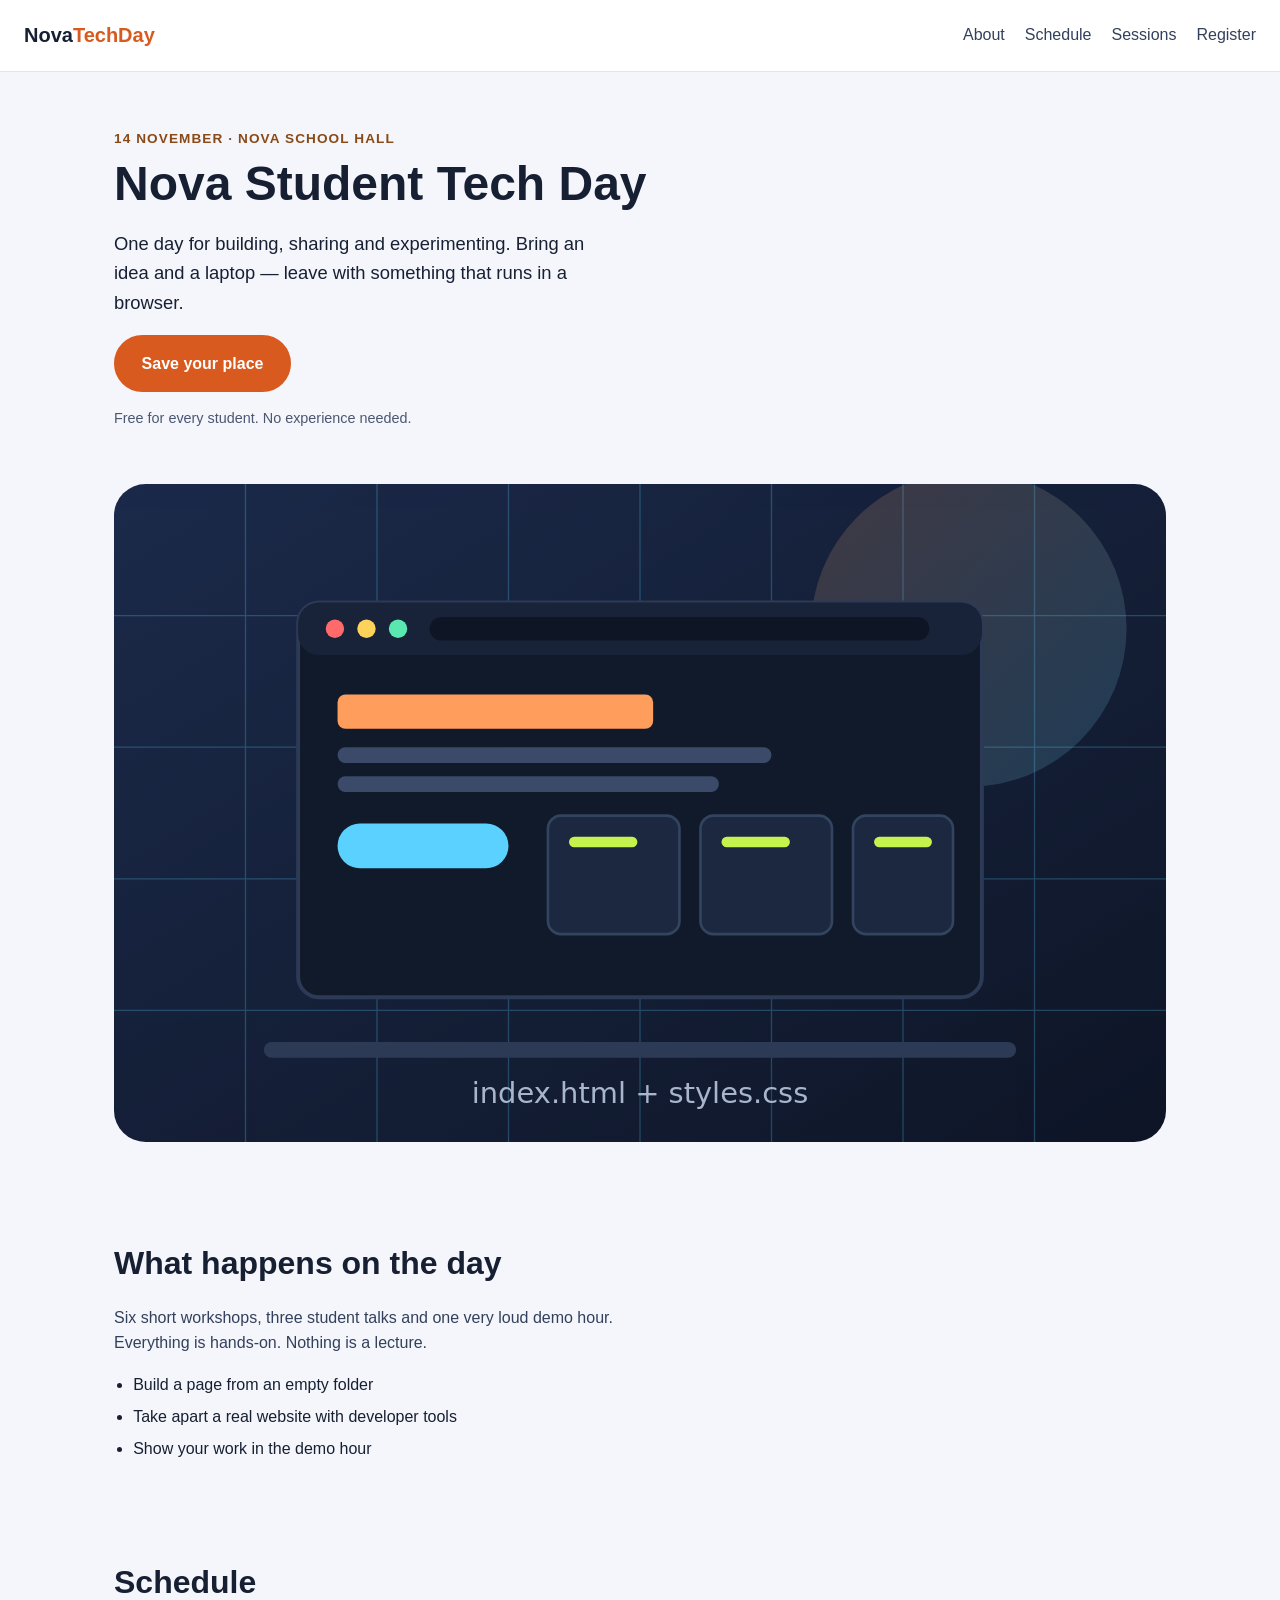
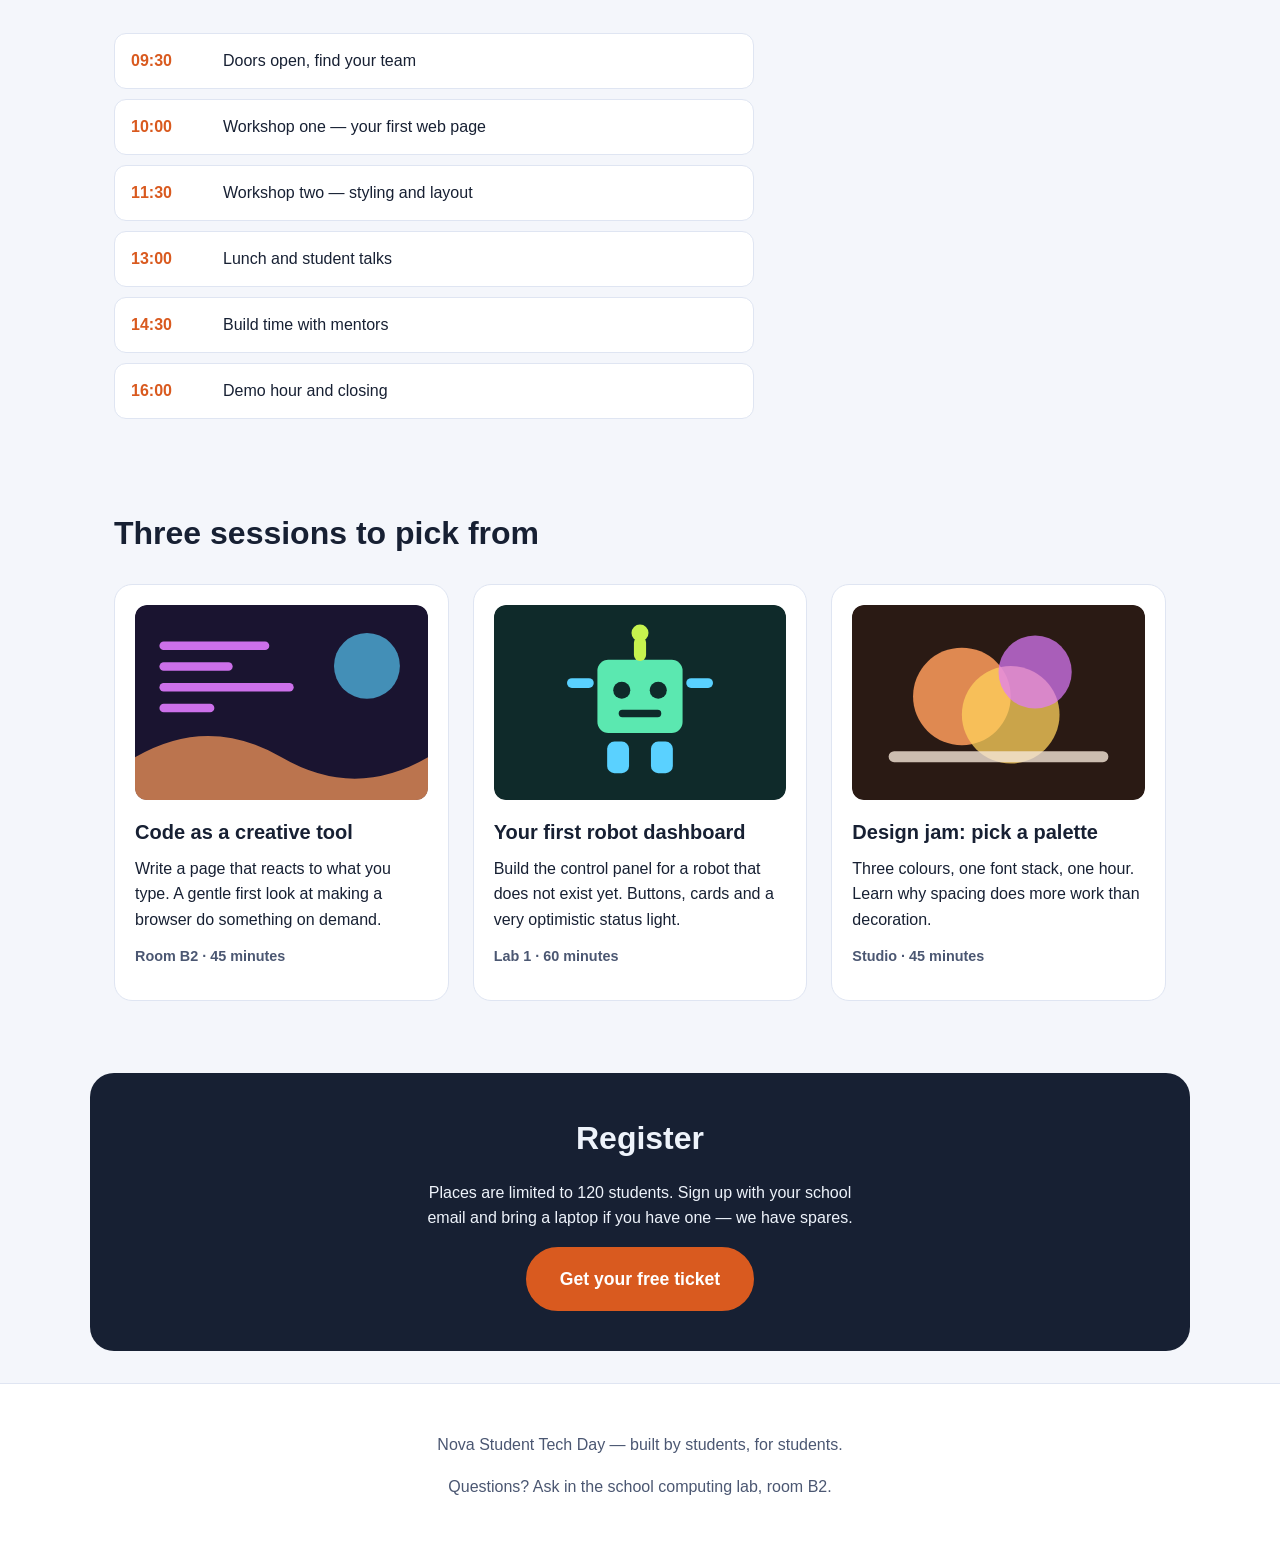
<file: student-finished-example/index.html>
<!doctype html>
<html lang="en">
  <head>
    <meta charset="UTF-8">
    <meta name="viewport" content="width=device-width, initial-scale=1.0">
    <title>Nova Student Tech Day — one day of building</title>
    <link rel="stylesheet" href="styles.css">
  </head>
  <body>

    <header class="site-header">
      <a class="logo" href="#top">Nova<span>TechDay</span></a>
      <nav class="navigation" aria-label="Main">
        <a href="#about">About</a>
        <a href="#schedule">Schedule</a>
        <a href="#sessions">Sessions</a>
        <a href="#register">Register</a>
      </nav>
    </header>

    <main id="top">

      <section class="hero">
        <div class="hero-text">
          <p class="eyebrow">14 November &middot; Nova School Hall</p>
          <h1>Nova Student Tech Day</h1>
          <p class="lead">
            One day for building, sharing and experimenting. Bring an idea and
            a laptop &mdash; leave with something that runs in a browser.
          </p>
          <a class="button" href="#register">Save your place</a>
          <p class="hero-note">Free for every student. No experience needed.</p>
        </div>
        <img
          class="hero-image"
          src="../assets/images/event-hero.svg"
          alt="A laptop screen showing a web page with a heading, a button and three cards">
      </section>

      <section id="about" class="section">
        <h2>What happens on the day</h2>
        <p class="section-intro">
          Six short workshops, three student talks and one very loud demo hour.
          Everything is hands-on. Nothing is a lecture.
        </p>
        <ul class="tick-list">
          <li>Build a page from an empty folder</li>
          <li>Take apart a real website with developer tools</li>
          <li>Show your work in the demo hour</li>
        </ul>
      </section>

      <section id="schedule" class="section">
        <h2>Schedule</h2>
        <ol class="schedule">
          <li>
            <span class="time">09:30</span>
            <span class="event">Doors open, find your team</span>
          </li>
          <li>
            <span class="time">10:00</span>
            <span class="event">Workshop one &mdash; your first web page</span>
          </li>
          <li>
            <span class="time">11:30</span>
            <span class="event">Workshop two &mdash; styling and layout</span>
          </li>
          <li>
            <span class="time">13:00</span>
            <span class="event">Lunch and student talks</span>
          </li>
          <li>
            <span class="time">14:30</span>
            <span class="event">Build time with mentors</span>
          </li>
          <li>
            <span class="time">16:00</span>
            <span class="event">Demo hour and closing</span>
          </li>
        </ol>
      </section>

      <section id="sessions" class="section">
        <h2>Three sessions to pick from</h2>
        <div class="cards">

          <article class="card">
            <img src="../assets/images/talk-code-poetry.svg" alt="Coloured code lines arranged like a wave">
            <h3>Code as a creative tool</h3>
            <p>
              Write a page that reacts to what you type. A gentle first look at
              making a browser do something on demand.
            </p>
            <p class="card-meta">Room B2 &middot; 45 minutes</p>
          </article>

          <article class="card">
            <img src="../assets/images/talk-first-robot.svg" alt="A friendly robot made of simple shapes">
            <h3>Your first robot dashboard</h3>
            <p>
              Build the control panel for a robot that does not exist yet.
              Buttons, cards and a very optimistic status light.
            </p>
            <p class="card-meta">Lab 1 &middot; 60 minutes</p>
          </article>

          <article class="card">
            <img src="../assets/images/talk-design-jam.svg" alt="Overlapping colour swatches and a paint brush">
            <h3>Design jam: pick a palette</h3>
            <p>
              Three colours, one font stack, one hour. Learn why spacing does
              more work than decoration.
            </p>
            <p class="card-meta">Studio &middot; 45 minutes</p>
          </article>

        </div>
      </section>

      <section id="register" class="section register">
        <h2>Register</h2>
        <p>
          Places are limited to 120 students. Sign up with your school email and
          bring a laptop if you have one &mdash; we have spares.
        </p>
        <a class="button button-large" href="#top">Get your free ticket</a>
      </section>

    </main>

    <footer class="site-footer">
      <p>Nova Student Tech Day &mdash; built by students, for students.</p>
      <p>Questions? Ask in the school computing lab, room B2.</p>
    </footer>

  </body>
</html>
</file>
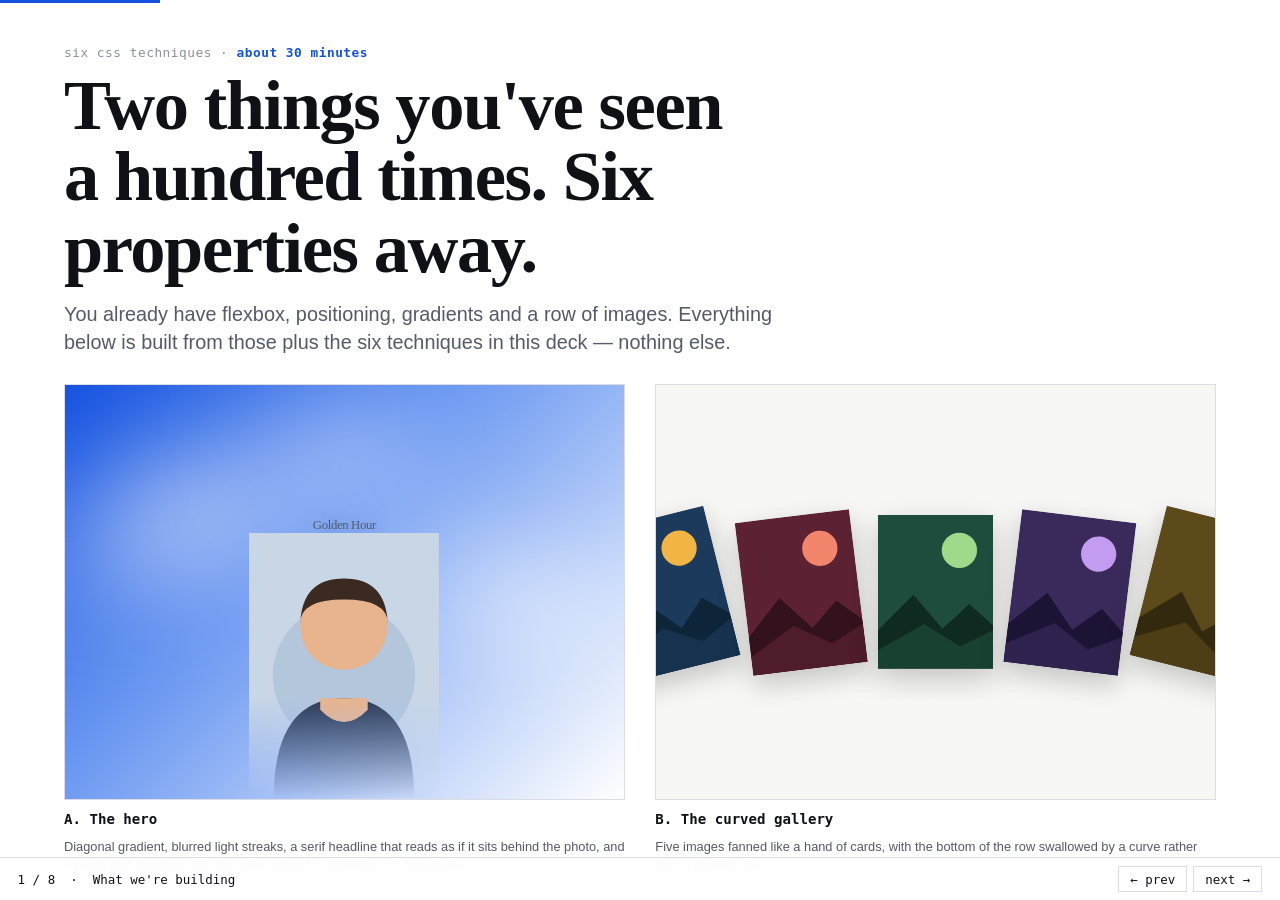
<file: css-techniques.html>
<!doctype html>
<html lang="en">
<head>
<meta charset="UTF-8">
<meta name="viewport" content="width=device-width, initial-scale=1.0">
<title>Six CSS Techniques — build a hero and a curved gallery</title>
<style>
/* ==========================================================================
   Six CSS techniques · a 30-minute live-demo deck
   Every demo is driven by CSS custom properties, so the controls only ever
   set one variable. No framework, no build step, no network.
   ========================================================================== */

:root {
  --page: #ffffff;
  --ink: #101116;
  --ink-2: #55596a;
  --ink-3: #8a8fa3;
  --line: #dcdde4;
  --accent: #1552e0;
  --accent-2: #e0561f;
  --code-bg: #12141c;
  --code-ink: #e6e9f2;

  --sans: "Segoe UI", -apple-system, Roboto, Helvetica, Arial, sans-serif;
  --serif: "Georgia", "Iowan Old Style", "Times New Roman", serif;
  --mono: ui-monospace, "Cascadia Mono", Consolas, "DejaVu Sans Mono", monospace;
}

* { box-sizing: border-box; }

html { scroll-behavior: smooth; }

body {
  margin: 0;
  font-family: var(--sans);
  color: var(--ink);
  background: var(--page);
  -webkit-font-smoothing: antialiased;
}

@media (prefers-reduced-motion: reduce) {
  html { scroll-behavior: auto; }
  * { transition-duration: .001ms !important; }
}

/* ---------- deck ---------- */

.deck {
  height: 100dvh;
  overflow-y: auto;
  scroll-snap-type: y mandatory;
}

.slide {
  min-height: 100dvh;
  scroll-snap-align: start;
  scroll-snap-stop: always;
  display: flex;
  flex-direction: column;
  justify-content: center;
  padding: 5vh 5vw 9vh;
  border-bottom: 1px solid var(--line);
}

.wrap { width: 100%; max-width: 1500px; margin: 0 auto; }

.eyebrow {
  font-family: var(--mono);
  font-size: clamp(.72rem, 1vw, .95rem);
  letter-spacing: .04em;
  color: var(--ink-3);
  margin: 0 0 .6rem;
}
.eyebrow b { color: var(--accent); font-weight: 600; }

h1 {
  font-family: var(--serif);
  font-size: clamp(2.2rem, 5.5vw, 4.6rem);
  line-height: 1.02;
  letter-spacing: -.02em;
  margin: 0 0 1rem;
  max-width: 20ch;
}

h2 {
  font-family: var(--mono);
  font-size: clamp(1.5rem, 3.2vw, 2.9rem);
  line-height: 1.05;
  letter-spacing: -.02em;
  margin: 0 0 .7rem;
  font-weight: 600;
}

.why {
  font-size: clamp(1rem, 1.55vw, 1.45rem);
  line-height: 1.4;
  color: var(--ink-2);
  margin: 0;
  max-width: 68ch;
}

.head { margin-bottom: clamp(1.2rem, 3vh, 2.4rem); }

.split {
  display: grid;
  grid-template-columns: 1.2fr .8fr;
  gap: clamp(1.5rem, 3vw, 3.4rem);
  align-items: center;
}

.side { display: flex; flex-direction: column; gap: 1.2rem; min-width: 0; }

/* ---------- demo stage ---------- */

.stage {
  position: relative;
  border: 1px solid var(--line);
  background: #f7f7f5;
  overflow: hidden;
  min-height: 300px;
  display: flex;
  align-items: center;
  justify-content: center;
}

.stage-tall { min-height: clamp(320px, 52vh, 560px); }

/* ---------- code ---------- */

pre.code {
  margin: 0;
  background: var(--code-bg);
  color: var(--code-ink);
  font-family: var(--mono);
  font-size: clamp(.8rem, 1.05vw, 1.05rem);
  line-height: 1.55;
  padding: 1.1rem 1.3rem;
  overflow-x: auto;
  white-space: pre;
  tab-size: 2;
}
.code .sel { color: #7ee0b8; }
.code .prop { color: #9db4ff; }
.code .val { color: #ffcf7a; }
.code .com { color: #6f7590; font-style: italic; }

/* ---------- controls ---------- */

.controls { display: flex; flex-direction: column; gap: .95rem; }

.ctrl { display: flex; flex-direction: column; gap: .3rem; }

.ctrl-top {
  display: flex; justify-content: space-between; align-items: baseline; gap: 1rem;
  font-family: var(--mono);
  font-size: clamp(.78rem, 1vw, .95rem);
}
.ctrl-top span { color: var(--ink-2); }
.ctrl-top output { color: var(--accent); font-weight: 600; }

input[type="range"] { width: 100%; accent-color: var(--accent); margin: 0; }

.seg { display: flex; flex-wrap: wrap; gap: .4rem; }
.seg label {
  position: relative;          /* keeps the radio inside its own label */
  font-family: var(--mono);
  font-size: clamp(.72rem, .95vw, .9rem);
  border: 1px solid var(--line);
  padding: .38rem .7rem;
  cursor: pointer;
  color: var(--ink-2);
  white-space: nowrap;
}
/* The radio is invisible but sits exactly on top of its label. Absolutely
   positioning it WITHOUT a positioned parent sends it to the top of the
   document, and focusing it then scrolls the deck away to nothing. */
.seg input {
  position: absolute;
  inset: 0;
  width: 100%;
  height: 100%;
  margin: 0;
  opacity: 0;
  cursor: pointer;
}
.seg input:checked + span { color: var(--page); }
.seg label:has(input:checked) { background: var(--ink); border-color: var(--ink); color: var(--page); }
.seg label:has(input:focus-visible) { outline: 2px solid var(--accent); outline-offset: 2px; }

.switch { display: flex; align-items: center; gap: .6rem; font-family: var(--mono); font-size: clamp(.8rem, 1vw, .95rem); cursor: pointer; }
.switch input { width: 1.15rem; height: 1.15rem; accent-color: var(--accent); }

.aside-note {
  font-size: clamp(.82rem, 1.02vw, 1rem);
  line-height: 1.45;
  color: var(--ink-2);
  border-left: 3px solid var(--accent-2);
  padding-left: .85rem;
  margin: 0;
}

/* ---------- gallery pieces (slides 1, 2, 3, close) ---------- */

.gallery {
  --spread: 8deg;
  --origin: bottom center;
  --of: hidden;
  --curve-bottom: -300px;
  --curve-width: 900px;
  position: relative;
  width: 100%;
  height: 100%;
  min-height: inherit;
  overflow: var(--of);
  display: flex;
  align-items: center;
  justify-content: center;
}

.fan { display: flex; justify-content: center; align-items: flex-end; gap: 10px; }

/* Slide 3 only. The overflow lesson needs something that genuinely does not
   fit: this box is deliberately narrower and shorter than the fan inside it,
   and it is bordered so the boundary being escaped is visible. */
.gallery--tight {
  width: min(52%, 300px);
  height: 92px;
  min-height: 0;               /* .gallery inherits the stage's min-height */
  flex: none;
  border: 2px solid var(--accent);
  background: #fff;
  margin: auto;
}
.gallery--tight .fan { align-items: center; }
.tight-label {
  position: absolute;
  top: -1.5rem;
  left: 0;
  font-family: var(--mono);
  font-size: clamp(.68rem, .9vw, .82rem);
  color: var(--accent);
  white-space: nowrap;
}

.card {
  width: clamp(74px, 9vw, 132px);
  aspect-ratio: 3 / 4;
  flex: none;
  transform: rotate(calc(var(--i) * var(--spread)));
  transform-origin: var(--origin);
  box-shadow: 0 10px 26px rgba(16, 17, 22, .22);
  overflow: hidden;
  background: #ccc;
}
.card svg { width: 100%; height: 100%; display: block; }

.curve-mask {
  position: absolute;
  bottom: var(--curve-bottom);
  left: 50%;
  transform: translateX(-50%);
  width: var(--curve-width);
  height: 400px;
  border-radius: 50%;
  background: #f7f7f5;
  z-index: 5;
  pointer-events: none;
}

/* ---------- glow (slide 4) ---------- */

.glow-stage { background: #0d1b3a; }

/* No local --blur here on purpose: declaring it would shadow the value the
   .hero sets, and the closing slide drives all three glows from the parent. */
.glow {
  width: min(70%, 520px);
  height: 150px;
  background: linear-gradient(90deg, transparent, rgba(255,255,255,.55), transparent);
  filter: blur(var(--blur, 40px));
  transform: rotate(-15deg);
}

/* ---------- mask (slide 5) ---------- */

.mask-stage { background: repeating-conic-gradient(#ececed 0% 25%, #f8f8f7 0% 50%) 0 0 / 26px 26px; }

.photo {
  --stop1: 60%;
  --stop2: 100%;
  --dir: to bottom;
  width: clamp(160px, 22vw, 260px);
  aspect-ratio: 5 / 7;
  -webkit-mask-image: linear-gradient(var(--dir), black var(--stop1), transparent var(--stop2));
          mask-image: linear-gradient(var(--dir), black var(--stop1), transparent var(--stop2));
}
.photo svg { width: 100%; height: 100%; display: block; }

/* ---------- clamp (slide 6) ---------- */

.clamp-outer { width: 100%; display: flex; justify-content: center; }
.clamp-stage {
  /* --vw stands in for the viewport width. The box shows as much of it as
     the slide can physically fit; the font-size is computed from the full
     simulated width, so it behaves exactly like 8vw would at that size. */
  --vw: 900px;
  width: min(var(--vw), 100%);
  border: 1px dashed var(--accent);
  background: var(--page);
  padding: 1.6rem;
  overflow: hidden;
}
.clamp-stage h3 {
  font-family: var(--serif);
  font-size: clamp(2rem, calc(var(--vw) * 0.08), 7rem);
  line-height: 1.03;
  margin: 0;
  letter-spacing: -.02em;
}
.readout {
  font-family: var(--mono);
  font-size: clamp(.78rem, 1vw, .95rem);
  color: var(--ink-2);
  margin: .9rem 0 0;
}
.readout b { color: var(--accent); }
.readout .pin { color: var(--accent-2); }

/* ---------- composed reference pieces ---------- */

.hero {
  position: relative;
  width: 100%;
  height: 100%;
  min-height: inherit;
  overflow: hidden;
  background: linear-gradient(135deg, #1552e0 0%, #6f9bf2 42%, #ffffff 100%);
  display: flex;
  align-items: flex-end;
  justify-content: center;
}
.hero { --blur: 46px; }
.hero .glow { position: absolute; }
.hero .g1 { top: 18%; left: -8%; width: 60%; height: 120px; transform: rotate(-18deg); }
.hero .g2 { top: 42%; right: -10%; width: 55%; height: 90px; transform: rotate(12deg); }
.hero .g3 { top: 8%; left: 30%; width: 40%; height: 70px; transform: rotate(-6deg); }

.hero-title {
  position: absolute;
  left: 50%;
  top: 34%;
  transform: translate(-50%, -50%);
  font-family: var(--serif);
  font-size: clamp(1.6rem, 7cqw, 5rem);
  line-height: .98;
  letter-spacing: -.03em;
  color: #fff;
  text-align: center;
  white-space: nowrap;
  z-index: 1;
  text-shadow: 0 2px 30px rgba(10, 30, 80, .35);
}

.hero-photo {
  position: relative;
  z-index: 2;
  width: clamp(120px, 34%, 300px);
  -webkit-mask-image: linear-gradient(to bottom, black var(--stop1, 62%), transparent 100%);
          mask-image: linear-gradient(to bottom, black var(--stop1, 62%), transparent 100%);
}
.hero-photo svg { width: 100%; height: auto; display: block; }

.bookends { display: grid; grid-template-columns: 1fr 1fr; gap: clamp(1rem, 2.4vw, 2.4rem); }
.bookend { display: flex; flex-direction: column; gap: .7rem; min-width: 0; }
.bookend .stage { min-height: clamp(280px, 46vh, 520px); container-type: inline-size; }
.bookend h3 { font-family: var(--mono); font-size: clamp(.85rem, 1.1vw, 1.05rem); font-weight: 600; margin: 0; }
.bookend p { margin: 0; font-size: clamp(.8rem, 1vw, .98rem); color: var(--ink-2); line-height: 1.4; }

/* ---------- overflow demo ---------- */

.of-pair { display: grid; grid-template-columns: 1fr 1fr; gap: 1.4rem; width: 100%; padding: 1.2rem; }
.of-box { border: 2px solid var(--accent); background: #fff; height: 190px; display: flex; align-items: center; justify-content: center; position: relative; }
.of-box .escape {
  width: 120px; height: 260px;
  background: linear-gradient(160deg, var(--accent-2), #f0a35c);
  box-shadow: 0 12px 30px rgba(16,17,22,.25);
}
.of-hidden { overflow: hidden; }
.of-visible { overflow: visible; }
.of-label { position: absolute; top: -1.7rem; left: 0; font-family: var(--mono); font-size: .78rem; color: var(--ink-2); }

/* ---------- deck chrome ---------- */

.bar {
  position: fixed; left: 0; right: 0; bottom: 0; z-index: 50;
  display: flex; align-items: center; justify-content: space-between; gap: 1rem;
  padding: .5rem 1.1rem;
  background: rgba(255,255,255,.92);
  backdrop-filter: blur(8px);
  border-top: 1px solid var(--line);
  font-family: var(--mono);
  font-size: .78rem;
  color: var(--ink-2);
}
.bar nav { display: flex; gap: .35rem; }
.bar button {
  font: inherit; background: none; border: 1px solid var(--line);
  padding: .28rem .7rem; cursor: pointer; color: var(--ink);
}
.bar button:hover { background: var(--ink); color: var(--page); border-color: var(--ink); }
.bar .where { color: var(--ink); }

.progress { position: fixed; top: 0; left: 0; height: 3px; background: var(--accent); z-index: 51; width: 0; transition: width .15s linear; }

:focus-visible { outline: 2px solid var(--accent); outline-offset: 3px; }

@media (max-width: 900px) {
  .split, .bookends, .of-pair { grid-template-columns: 1fr; }
  .slide { padding: 4vh 5vw 8vh; }
  .stage { min-height: 240px; }
}
</style>
</head>
<body>

<div class="progress" id="progress"></div>

<div class="deck" id="deck">

<!-- ========== BOOKEND: what we're building toward ========== -->
<section class="slide" data-name="What we're building">
  <div class="wrap">
    <div class="head">
      <p class="eyebrow">six css techniques &middot; <b>about 30 minutes</b></p>
      <h1>Two things you've seen a hundred times. Six properties away.</h1>
      <p class="why">You already have flexbox, positioning, gradients and a row of images. Everything below is built
        from those plus the six techniques in this deck — nothing else.</p>
    </div>

    <div class="bookends">
      <div class="bookend">
        <div class="stage">
          <div class="hero">
            <div class="glow g1"></div><div class="glow g2"></div><div class="glow g3"></div>
            <p class="hero-title">Golden Hour</p>
            <div class="hero-photo" data-portrait></div>
          </div>
        </div>
        <h3>A. The hero</h3>
        <p>Diagonal gradient, blurred light streaks, a serif headline that reads as if it sits behind the photo, and a
          photo that dissolves into the page instead of stopping at a hard edge.</p>
      </div>

      <div class="bookend">
        <div class="stage">
          <div class="gallery" style="--spread:7deg; --origin:bottom center; --curve-bottom:-300px; --curve-width:900px;">
            <div class="fan" data-fan></div>
            <div class="curve-mask"></div>
          </div>
        </div>
        <h3>B. The curved gallery</h3>
        <p>Five images fanned like a hand of cards, with the bottom of the row swallowed by a curve rather than a
          straight line.</p>
      </div>
    </div>
  </div>
</section>

<!-- ========== 1 · rotate + transform-origin ========== -->
<section class="slide" data-name="rotate() + transform-origin">
  <div class="wrap">
    <div class="head">
      <p class="eyebrow">technique <b>01</b> &middot; the fan</p>
      <h2>transform: rotate() + transform-origin</h2>
      <p class="why">Rotating pivots around the element's centre by default. <strong>transform-origin</strong> moves that
        pivot — which is the difference between a tidy fan and a messy pile.</p>
    </div>

    <div class="split">
      <div class="stage stage-tall">
        <div class="gallery" id="g1" style="--spread:8deg; --origin:bottom center;">
          <div class="fan" data-fan></div>
        </div>
      </div>

      <div class="side">
        <pre class="code"><span class="sel">.card</span> {
  <span class="prop">transform</span>: <span class="val">rotate(-8deg)</span>;
  <span class="prop">transform-origin</span>: <span class="val">bottom center</span>;
}</pre>

        <div class="controls">
          <div class="ctrl">
            <div class="ctrl-top"><span>rotation spread</span><output id="o-spread">8deg</output></div>
            <input type="range" min="-12" max="12" step="1" value="8"
                   data-css="--spread" data-unit="deg" data-target="#g1" data-out="#o-spread">
          </div>

          <div class="ctrl">
            <div class="ctrl-top"><span>transform-origin</span><output id="o-origin">bottom center</output></div>
            <div class="seg">
              <label><input type="radio" name="origin" value="center"
                            data-css="--origin" data-target="#g1" data-out="#o-origin"><span>center</span></label>
              <label><input type="radio" name="origin" value="bottom center" checked
                            data-css="--origin" data-target="#g1" data-out="#o-origin"><span>bottom center</span></label>
              <label><input type="radio" name="origin" value="center 400px"
                            data-css="--origin" data-target="#g1" data-out="#o-origin"><span>center 400px</span></label>
            </div>
          </div>
        </div>

        <p class="aside-note">Each card gets the same rule — only its multiplier differs (&minus;2, &minus;1, 0, 1, 2),
          so the spread slider drives all five at once.<br>
          <code>center 400px</code> puts the pivot 400px <em>below</em> each card — an off-element point. That is what
          bends a flat row into an arc.</p>
      </div>
    </div>
  </div>
</section>

<!-- ========== 2 · oversized circle ========== -->
<section class="slide" data-name="Oversized circle cutoff">
  <div class="wrap">
    <div class="head">
      <p class="eyebrow">technique <b>02</b> &middot; the curve</p>
      <h2>An oversized circle, in the background colour</h2>
      <p class="why">To replace a straight edge with a curve, don't try to bend the element. Lay a much bigger circle on
        top, paint it the page colour, and let it cover the edge.</p>
    </div>

    <div class="split">
      <div class="stage stage-tall">
        <div class="gallery" id="g2" style="--spread:7deg; --origin:bottom center; --curve-bottom:-300px; --curve-width:900px;">
          <div class="fan" data-fan></div>
          <div class="curve-mask"></div>
        </div>
      </div>

      <div class="side">
        <pre class="code"><span class="sel">.curve-mask</span> {
  <span class="prop">position</span>: <span class="val">absolute</span>;
  <span class="prop">bottom</span>: <span class="val">-300px</span>;
  <span class="prop">left</span>: <span class="val">50%</span>;
  <span class="prop">transform</span>: <span class="val">translateX(-50%)</span>;
  <span class="prop">width</span>: <span class="val">900px</span>;
  <span class="prop">height</span>: <span class="val">400px</span>;
  <span class="prop">border-radius</span>: <span class="val">50%</span>;
  <span class="prop">background</span>: <span class="val">var(--page-bg)</span>;
}</pre>

        <div class="controls">
          <div class="ctrl">
            <div class="ctrl-top"><span>bottom (how far pushed down)</span><output id="o-cb">-300px</output></div>
            <input type="range" min="-380" max="-120" step="5" value="-300"
                   data-css="--curve-bottom" data-unit="px" data-target="#g2" data-out="#o-cb">
          </div>
          <div class="ctrl">
            <div class="ctrl-top"><span>width (how shallow the curve)</span><output id="o-cw">900px</output></div>
            <input type="range" min="420" max="1600" step="20" value="900"
                   data-css="--curve-width" data-unit="px" data-target="#g2" data-out="#o-cw">
          </div>
        </div>

        <p class="aside-note"><strong>This same trick works at the seam between any two page sections</strong>, not just
          under images. Wider circle = shallower curve.</p>
      </div>
    </div>
  </div>
</section>

<!-- ========== 3 · overflow ========== -->
<section class="slide" data-name="overflow: hidden vs visible">
  <div class="wrap">
    <div class="head">
      <p class="eyebrow">technique <b>03</b> &middot; containment</p>
      <h2>overflow: hidden vs visible</h2>
      <p class="why">Use <strong>hidden</strong> to keep something in its box — glows, fanned images poking out. Use
        <strong>visible</strong> when you want a child to escape on purpose, like a product breaking out of a card.</p>
    </div>

    <div class="split">
      <div class="stage stage-tall">
        <div class="gallery gallery--tight" id="g3" style="--spread:11deg; --origin:bottom center; --of:hidden;">
          <span class="tight-label">.wrapper</span>
          <div class="fan" data-fan></div>
        </div>
      </div>

      <div class="side">
        <pre class="code"><span class="com">/* same markup, one property apart */</span>
<span class="sel">.wrapper-a</span> { <span class="prop">overflow</span>: <span class="val">hidden</span>;  <span class="com">/* clipped */</span> }
<span class="sel">.wrapper-b</span> { <span class="prop">overflow</span>: <span class="val">visible</span>; <span class="com">/* escapes */</span> }</pre>

        <div class="of-pair">
          <div class="of-box of-hidden"><span class="of-label">hidden</span><div class="escape"></div></div>
          <div class="of-box of-visible"><span class="of-label">visible</span><div class="escape"></div></div>
        </div>

        <div class="controls">
          <label class="switch">
            <input type="checkbox" checked data-css="--of" data-target="#g3"
                   data-on="hidden" data-off="visible" data-out="#o-of">
            <span>gallery overflow:</span> <output id="o-of">hidden</output>
          </label>
        </div>

        <p class="aside-note">The blue box is deliberately too small for the fan. Flip the switch and watch the cards
          spill straight out of it. That spill is exactly what <code>hidden</code> is for — and exactly what you want
          when a product image should break out of a card.</p>
      </div>
    </div>
  </div>
</section>

<!-- ========== 4 · filter: blur ========== -->
<section class="slide" data-name="filter: blur()">
  <div class="wrap">
    <div class="head">
      <p class="eyebrow">technique <b>04</b> &middot; the glow</p>
      <h2>filter: blur()</h2>
      <p class="why">Blur turns a plain gradient rectangle into a soft glow. That's how atmospheric light streaks behind
        hero text are made — with no image asset at all.</p>
    </div>

    <div class="split">
      <div class="stage stage-tall glow-stage">
        <div class="glow" id="g4" style="--blur:40px;"></div>
      </div>

      <div class="side">
        <pre class="code"><span class="sel">.glow</span> {
  <span class="prop">width</span>: <span class="val">500px</span>;
  <span class="prop">height</span>: <span class="val">150px</span>;
  <span class="prop">background</span>: <span class="val">linear-gradient(90deg,
      transparent, rgba(255,255,255,.5), transparent)</span>;
  <span class="prop">filter</span>: <span class="val">blur(40px)</span>;
  <span class="prop">transform</span>: <span class="val">rotate(-15deg)</span>;
}</pre>

        <div class="controls">
          <div class="ctrl">
            <div class="ctrl-top"><span>blur radius</span><output id="o-blur">40px</output></div>
            <input type="range" min="0" max="80" step="1" value="40"
                   data-css="--blur" data-unit="px" data-target="#g4" data-out="#o-blur">
          </div>
        </div>

        <p class="aside-note">Drag to 0 and it's just a gradient rectangle. Everything atmospheric about it is the one
          blur value.</p>
      </div>
    </div>
  </div>
</section>

<!-- ========== 5 · mask-image ========== -->
<section class="slide" data-name="mask-image with a gradient">
  <div class="wrap">
    <div class="head">
      <p class="eyebrow">technique <b>05</b> &middot; the fade</p>
      <h2>mask-image with a gradient</h2>
      <p class="why">A mask hides parts of an element using a gradient: black stays, transparent disappears. It's how a
        photo dissolves into the page, and how text can look like it sits behind one.</p>
    </div>

    <div class="split">
      <div class="stage stage-tall mask-stage">
        <div class="photo" id="g5" data-portrait style="--stop1:60%; --stop2:100%; --dir:to bottom;"></div>
      </div>

      <div class="side">
        <pre class="code"><span class="sel">.photo</span> {
  <span class="prop">-webkit-mask-image</span>: <span class="val">linear-gradient(to bottom,
             black 60%, transparent 100%)</span>;
  <span class="prop">mask-image</span>: <span class="val">linear-gradient(to bottom,
             black 60%, transparent 100%)</span>;
}</pre>

        <div class="controls">
          <div class="ctrl">
            <div class="ctrl-top"><span>black ends at</span><output id="o-s1">60%</output></div>
            <input type="range" min="0" max="100" step="1" value="60"
                   data-css="--stop1" data-unit="%" data-target="#g5" data-out="#o-s1">
          </div>
          <div class="ctrl">
            <div class="ctrl-top"><span>fully transparent at</span><output id="o-s2">100%</output></div>
            <input type="range" min="0" max="100" step="1" value="100"
                   data-css="--stop2" data-unit="%" data-target="#g5" data-out="#o-s2">
          </div>
          <div class="ctrl">
            <div class="ctrl-top"><span>direction</span><output id="o-dir">to bottom</output></div>
            <div class="seg">
              <label><input type="radio" name="dir" value="to bottom" checked
                            data-css="--dir" data-target="#g5" data-out="#o-dir"><span>bottom</span></label>
              <label><input type="radio" name="dir" value="to top"
                            data-css="--dir" data-target="#g5" data-out="#o-dir"><span>top</span></label>
              <label><input type="radio" name="dir" value="to left"
                            data-css="--dir" data-target="#g5" data-out="#o-dir"><span>left</span></label>
              <label><input type="radio" name="dir" value="to right"
                            data-css="--dir" data-target="#g5" data-out="#o-dir"><span>right</span></label>
            </div>
          </div>
        </div>

        <p class="aside-note">Bring the two stops close together for a hard edge; push them apart for a long, soft
          dissolve. The chequerboard behind is the page showing through.</p>
      </div>
    </div>
  </div>
</section>

<!-- ========== 6 · clamp ========== -->
<section class="slide" data-name="clamp() for fluid type">
  <div class="wrap">
    <div class="head">
      <p class="eyebrow">technique <b>06</b> &middot; the headline</p>
      <h2>clamp() for fluid type</h2>
      <p class="why">A fixed font-size breaks on very small and very large screens. <strong>clamp(min, preferred,
        max)</strong> lets text scale with the viewport but never past safe limits.</p>
    </div>

    <div class="split">
      <div class="stage stage-tall" style="background:#fff;">
        <div class="clamp-outer">
          <div class="clamp-stage" id="g6">
            <h3 id="clampText">Golden Hour</h3>
            <p class="readout">container <b id="o-cw2">900px</b> &nbsp;·&nbsp; computed font-size
              <b id="o-fs">72px</b> <span class="pin" id="o-pin"></span></p>
          </div>
        </div>
      </div>

      <div class="side">
        <pre class="code"><span class="sel">h1</span> { <span class="prop">font-size</span>: <span class="val">clamp(2rem, 8vw, 7rem)</span>; }

<span class="com">/* min 32px · preferred 8% of width · max 112px */</span></pre>

        <div class="controls">
          <div class="ctrl">
            <div class="ctrl-top"><span>simulated viewport width</span><output id="o-vw">900px</output></div>
            <input type="range" min="300" max="1500" step="10" value="900" id="clampWidth">
          </div>
        </div>

        <p class="aside-note">Watch the readout: below <strong>400px</strong> it pins to the 32px floor, above
          <strong>1400px</strong> it pins to the 112px ceiling, and in between it scales smoothly.<br>
          <em>Demo note:</em> the slider stands in for the viewport, so the text keeps growing even once the dashed box
          runs out of room on this screen — exactly what <code>8vw</code> does on a monitor wider than the box.</p>
      </div>
    </div>
  </div>
</section>

<!-- ========== CLOSING: it all clicks together ========== -->
<section class="slide" data-name="All six, composed">
  <div class="wrap">
    <div class="head">
      <p class="eyebrow">putting it together &middot; <b>no new ideas</b></p>
      <h2>01+02+03 &rarr; the gallery &nbsp;·&nbsp; 04+05+06 &rarr; the hero</h2>
      <p class="why">Same six properties, composed. Every control below is one you've already used.</p>
    </div>

    <div class="bookends">
      <div class="bookend">
        <div class="stage">
          <div class="gallery" id="c1" style="--spread:7deg; --origin:bottom center; --of:hidden; --curve-bottom:-300px; --curve-width:900px;">
            <div class="fan" data-fan></div>
            <div class="curve-mask"></div>
          </div>
        </div>
        <h3>Curved gallery &mdash; rotate + circle + overflow</h3>
        <div class="controls">
          <div class="ctrl">
            <div class="ctrl-top"><span>spread</span><output id="o-c-spread">7deg</output></div>
            <input type="range" min="0" max="14" step="1" value="7"
                   data-css="--spread" data-unit="deg" data-target="#c1" data-out="#o-c-spread">
          </div>
          <div class="ctrl">
            <div class="ctrl-top"><span>curve width</span><output id="o-c-cw">900px</output></div>
            <input type="range" min="420" max="1600" step="20" value="900"
                   data-css="--curve-width" data-unit="px" data-target="#c1" data-out="#o-c-cw">
          </div>
        </div>
      </div>

      <div class="bookend">
        <div class="stage">
          <div class="hero" id="c2" style="--blur:46px;">
            <div class="glow g1"></div><div class="glow g2"></div><div class="glow g3"></div>
            <p class="hero-title">Golden Hour</p>
            <div class="hero-photo" id="c2p" data-portrait style="--stop1:62%;"></div>
          </div>
        </div>
        <h3>Hero &mdash; blur + mask + clamp</h3>
        <div class="controls">
          <div class="ctrl">
            <div class="ctrl-top"><span>glow blur</span><output id="o-h-blur">46px</output></div>
            <input type="range" min="0" max="80" step="1" value="46"
                   data-css="--blur" data-unit="px" data-target="#c2" data-out="#o-h-blur">
          </div>
          <div class="ctrl">
            <div class="ctrl-top"><span>photo fade starts at</span><output id="o-h-s1">62%</output></div>
            <input type="range" min="10" max="100" step="1" value="62"
                   data-css="--stop1" data-unit="%" data-target="#c2p" data-out="#o-h-s1">
          </div>
        </div>
      </div>
    </div>
  </div>
</section>

</div>

<footer class="bar">
  <span class="where"><span id="slideNo">1</span> / <span id="slideTotal">8</span> &nbsp;·&nbsp; <span id="slideName"></span></span>
  <nav>
    <button type="button" data-go="-1">&larr; prev</button>
    <button type="button" data-go="1">next &rarr;</button>
  </nav>
</footer>

<script>
/* ==========================================================================
   Three small jobs: build the placeholder artwork, bind every control to one
   CSS custom property, and move between slides.
   ========================================================================== */

/* ---------- 1. placeholder artwork (no external files) ---------- */

var PALETTES = [
  ["#1b3a5c", "#0e2438", "#f2b544"],
  ["#5c2233", "#33121d", "#f2856b"],
  ["#1f4d3d", "#0e2a21", "#9fd98a"],
  ["#3a2a5c", "#1d1435", "#c39bf0"],
  ["#5c4a1b", "#33290e", "#ffd88a"]
];

function cardSvg(i) {
  var p = PALETTES[i % PALETTES.length];
  return '<svg viewBox="0 0 300 400" xmlns="http://www.w3.org/2000/svg" role="img" aria-label="Placeholder landscape">' +
    '<rect width="300" height="400" fill="' + p[0] + '"/>' +
    '<circle cx="212" cy="92" r="46" fill="' + p[2] + '"/>' +
    '<path d="M0 300 L92 208 L168 296 L238 232 L300 288 L300 400 L0 400Z" fill="' + p[1] + '"/>' +
    '<path d="M0 352 L120 284 L214 342 L300 300 L300 400 L0 400Z" fill="' + p[0] + '" opacity=".65"/>' +
    "</svg>";
}

var PORTRAIT =
  '<svg viewBox="0 0 400 560" xmlns="http://www.w3.org/2000/svg" role="img" aria-label="Placeholder portrait of a person">' +
  '<rect width="400" height="560" fill="#c8d6e6"/>' +
  '<circle cx="200" cy="300" r="150" fill="#b3c6dc"/>' +
  '<path d="M52 560 Q52 348 200 348 Q348 348 348 560Z" fill="#2b3a55"/>' +
  '<circle cx="200" cy="196" r="92" fill="#e8b48d"/>' +
  '<path d="M108 190 Q112 96 200 96 Q288 96 292 190 Q292 140 200 140 Q108 140 108 190Z" fill="#3a2a22"/>' +
  '<path d="M150 372 Q200 424 250 372 L250 348 L150 348Z" fill="#e8b48d"/>' +
  "</svg>";

document.querySelectorAll("[data-fan]").forEach(function (fan) {
  for (var i = 0; i < 5; i += 1) {
    var card = document.createElement("div");
    card.className = "card";
    /* -2 -1 0 1 2 — one shared rule, five multipliers */
    card.style.setProperty("--i", i - 2);
    card.innerHTML = cardSvg(i);
    fan.appendChild(card);
  }
});

document.querySelectorAll("[data-portrait]").forEach(function (el) {
  el.innerHTML = PORTRAIT;
});

/* ---------- 2. controls: every one sets a single custom property ---------- */

function readValue(control) {
  if (control.type === "checkbox") {
    return control.checked ? control.dataset.on : control.dataset.off;
  }
  return control.value + (control.dataset.unit || "");
}

function bind(control) {
  var target = document.querySelector(control.dataset.target);
  var out = control.dataset.out ? document.querySelector(control.dataset.out) : null;
  if (!target) return;

  function apply() {
    if (control.type === "radio" && !control.checked) return;
    var value = readValue(control);
    target.style.setProperty(control.dataset.css, value);
    if (out) out.textContent = value;
  }

  control.addEventListener("input", apply);
  control.addEventListener("change", apply);
  if (control.type !== "radio" || control.checked) apply();
}

document.querySelectorAll("[data-css]").forEach(bind);

/* Belt and braces for the segmented controls. Their radios are visually
   hidden, and a hidden radio that the browser decides to scroll into view is
   how you end up staring at blank space mid-slide. These are always already
   on screen, so there is never a good reason to scroll when one takes focus:
   note where we were and put it back if anything moved. */
document.querySelectorAll(".seg input").forEach(function (radio) {
  radio.addEventListener("focus", function () {
    var scroller = document.getElementById("deck");
    var keep = scroller.scrollTop;
    requestAnimationFrame(function () {
      if (Math.abs(scroller.scrollTop - keep) > 2) scroller.scrollTop = keep;
    });
  });
});

/* ---------- 3. the clamp demo needs a computed readout ---------- */

var clampWidth = document.getElementById("clampWidth");
if (clampWidth) {
  var stage = document.getElementById("g6");
  var text = document.getElementById("clampText");
  var outW = document.getElementById("o-vw");
  var outW2 = document.getElementById("o-cw2");
  var outFs = document.getElementById("o-fs");
  var outPin = document.getElementById("o-pin");

  var showClamp = function () {
    var w = Number(clampWidth.value);
    stage.style.setProperty("--vw", w + "px");
    outW.textContent = w + "px";

    /* Report the width actually painted, not the width we asked for — on a
       narrow screen the box cannot physically reach 1500px, and saying it did
       would be a lie the students can see through. */
    var shown = Math.round(stage.getBoundingClientRect().width);
    outW2.textContent = shown < w ? shown + "px shown" : w + "px";

    /* Read what the browser resolved rather than recomputing clamp ourselves. */
    var px = parseFloat(getComputedStyle(text).fontSize);
    outFs.textContent = Math.round(px) + "px";
    if (px <= 32.5) outPin.textContent = "— pinned to the 2rem floor";
    else if (px >= 111.5) outPin.textContent = "— pinned to the 7rem ceiling";
    else outPin.textContent = "— scaling with the viewport";
  };

  clampWidth.addEventListener("input", showClamp);
  window.addEventListener("resize", showClamp);
  showClamp();
}

/* ---------- 4. navigation ---------- */

var deck = document.getElementById("deck");
var slides = Array.prototype.slice.call(document.querySelectorAll(".slide"));
var slideNo = document.getElementById("slideNo");
var slideName = document.getElementById("slideName");
var progress = document.getElementById("progress");
var at = 0;

document.getElementById("slideTotal").textContent = slides.length;

function goTo(index) {
  var target = Math.max(0, Math.min(slides.length - 1, index));
  /* Smooth for a neighbouring slide; instant for a jump, because a long
     smooth scroll across mandatory snap points is unreliable. */
  var far = Math.abs(target - at) > 1;
  at = target;
  slides[at].scrollIntoView({ behavior: far ? "auto" : "smooth", block: "start" });
  paintChrome();
}

function paintChrome() {
  slideNo.textContent = at + 1;
  slideName.textContent = slides[at].dataset.name || "";
  progress.style.width = ((at + 1) / slides.length) * 100 + "%";
}

/* Keep the counter honest when someone scrolls by hand or by trackpad. */
if ("IntersectionObserver" in window) {
  var watcher = new IntersectionObserver(function (entries) {
    entries.forEach(function (entry) {
      if (entry.isIntersecting) {
        at = slides.indexOf(entry.target);
        paintChrome();
      }
    });
  }, { root: deck, threshold: 0.55 });
  slides.forEach(function (s) { watcher.observe(s); });
}

document.querySelectorAll("[data-go]").forEach(function (button) {
  button.addEventListener("click", function () { goTo(at + Number(button.dataset.go)); });
});

var TYPING = ["INPUT", "TEXTAREA", "SELECT"];
var ACTIVATABLE = "button, a[href], summary, label";

document.addEventListener("keydown", function (event) {
  /* Sliders and radios own every key while they are focused. */
  if (TYPING.indexOf(event.target.tagName) !== -1) return;

  /* Space and Enter belong to whatever control is focused — otherwise the
     button fires its own click AND we advance, skipping a slide. */
  if ((event.key === " " || event.key === "Enter") &&
      event.target.closest && event.target.closest(ACTIVATABLE)) return;

  if (event.key === "ArrowRight" || event.key === "ArrowDown" || event.key === "PageDown" || event.key === " ") {
    event.preventDefault(); goTo(at + 1);
  } else if (event.key === "ArrowLeft" || event.key === "ArrowUp" || event.key === "PageUp") {
    event.preventDefault(); goTo(at - 1);
  } else if (event.key === "Home") {
    event.preventDefault(); goTo(0);
  } else if (event.key === "End") {
    event.preventDefault(); goTo(slides.length - 1);
  }
});

paintChrome();
</script>
</body>
</html>
</file>
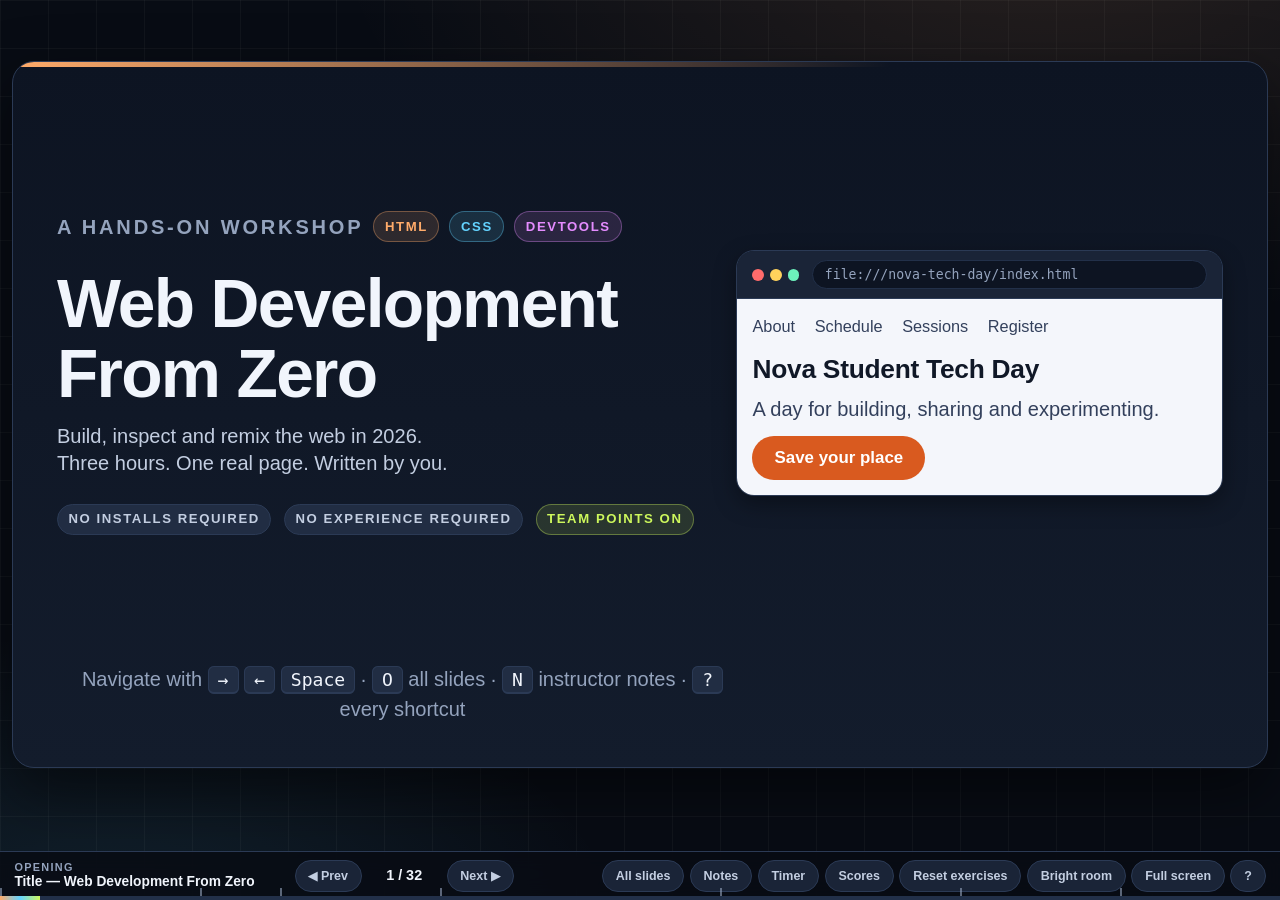
<file: session-1.html>
<!doctype html>
<html lang="en" data-theme="dark">
<head>
  <meta charset="UTF-8">
  <meta name="viewport" content="width=device-width, initial-scale=1.0">
  <title>Web Development From Zero — Session 1: HTML and Structure</title>
  <meta name="description" content="A three-hour, hands-on HTML and CSS workshop deck with live playgrounds, timers, team points and a full instructor script.">
  <style>
/* ==========================================================================
   Web Development From Zero — presentation styles
   --------------------------------------------------------------------------
   1.  Design tokens (dark = default classroom mode, light = bright rooms)
   2.  Base elements and accessibility
   3.  Deck and slide frame (16:9)
   4.  Typographic scale (scales with the slide, not the viewport)
   5.  Layout helpers
   6.  Content components: code panels, browser mocks, cards, diagrams
   7.  Activity components: challenge cards, quizzes, checklists
   8.  Interactive labs: playground, box model, flexbox, viewport tester
   9.  Presenter notes
   10. Deck chrome: toolbar, progress, overview, timer, scoreboard
   11. Motion, print, narrow screens
   ========================================================================== */

/* ---------- 1. Design tokens ---------- */

:root {
  color-scheme: dark;

  --bg: #080c14;
  --bg-2: #0d1422;
  --surface: #131c2c;
  --surface-2: #1a2437;
  --surface-3: #212d43;
  --line: #2b3a55;
  --line-soft: #223049;

  --text: #f1f5fc;
  --text-2: #c3cee1;
  --muted: #94a3bd;

  --html: #ffab6a;
  --html-ink: #ffd9bd;
  --html-soft: rgba(255, 171, 106, 0.13);

  --css: #64d3ff;
  --css-ink: #c4ecff;
  --css-soft: rgba(100, 211, 255, 0.13);

  --challenge: #cdf75c;
  --challenge-ink: #e9ffb0;
  --challenge-soft: rgba(205, 247, 92, 0.13);

  --devtools: #e58cff;
  --devtools-ink: #f4cfff;
  --devtools-soft: rgba(229, 140, 255, 0.13);

  --debug: #ffd45c;
  --debug-ink: #ffe9ac;
  --debug-soft: rgba(255, 212, 92, 0.13);

  --ok: #6df0bb;
  --bad: #ff7b7b;

  --focus: #ffffff;
  --radius: 18px;
  --radius-sm: 10px;
  --shadow: 0 24px 60px rgba(0, 0, 0, 0.5);
  --shadow-sm: 0 8px 22px rgba(0, 0, 0, 0.35);

  --grid-line: rgba(255, 255, 255, 0.035);
}

[data-theme="light"] {
  color-scheme: light;

  --bg: #eef1f8;
  --bg-2: #e4e9f4;
  --surface: #ffffff;
  --surface-2: #f4f6fc;
  --surface-3: #e9edf7;
  --line: #cbd5ea;
  --line-soft: #dde3f0;

  --text: #101827;
  --text-2: #2f3b52;
  --muted: #55627c;

  --html: #b3480d;
  --html-ink: #7a3208;
  --html-soft: rgba(179, 72, 13, 0.1);

  --css: #0b6a92;
  --css-ink: #084b68;
  --css-soft: rgba(11, 106, 146, 0.1);

  --challenge: #4c6b00;
  --challenge-ink: #3a5200;
  --challenge-soft: rgba(76, 107, 0, 0.1);

  --devtools: #8f22b8;
  --devtools-ink: #6a1789;
  --devtools-soft: rgba(143, 34, 184, 0.1);

  --debug: #8a5c00;
  --debug-ink: #6b4700;
  --debug-soft: rgba(138, 92, 0, 0.1);

  --ok: #0a7a56;
  --bad: #b41f1f;

  --focus: #101827;
  --shadow: 0 24px 60px rgba(16, 24, 39, 0.16);
  --shadow-sm: 0 8px 22px rgba(16, 24, 39, 0.1);

  --grid-line: rgba(16, 24, 39, 0.05);
}

/* ---------- 2. Base ---------- */

* {
  box-sizing: border-box;
}

html,
body {
  height: 100%;
}

body {
  margin: 0;
  background:
    radial-gradient(1200px 700px at 82% -10%, var(--html-soft), transparent 60%),
    radial-gradient(900px 600px at 8% 110%, var(--css-soft), transparent 60%),
    linear-gradient(var(--grid-line) 1px, transparent 1px) 0 0 / 48px 48px,
    linear-gradient(90deg, var(--grid-line) 1px, transparent 1px) 0 0 / 48px 48px,
    var(--bg);
  color: var(--text);
  font-family: "Segoe UI Variable Display", "Segoe UI", Inter, Roboto,
    "Helvetica Neue", Arial, sans-serif;
  font-size: 16px;
  line-height: 1.5;
  overflow: hidden;
}

body.is-scrollmode {
  overflow: auto;
}

:where(button, a, input, select, textarea, summary, [tabindex]):focus-visible {
  outline: 3px solid var(--focus);
  outline-offset: 2px;
  border-radius: 6px;
}

.visually-hidden {
  position: absolute;
  width: 1px;
  height: 1px;
  margin: -1px;
  padding: 0;
  overflow: hidden;
  clip-path: inset(50%);
  white-space: nowrap;
}

.skip-link {
  position: absolute;
  left: 1rem;
  top: -4rem;
  z-index: 100;
  background: var(--surface);
  color: var(--text);
  padding: 0.6rem 1rem;
  border-radius: 8px;
  border: 1px solid var(--line);
  transition: top 0.15s ease;
}

.skip-link:focus {
  top: 1rem;
}

/* ---------- 3. Deck and slide frame ---------- */

.deck {
  height: 100dvh;
  display: grid;
  place-items: center;
  padding: 0.75rem 0.75rem 5.25rem;
}

.slide {
  /* Width is limited by the viewport AND by the height available, so the
     slide always keeps a 16:9 shape without ever overflowing sideways. */
  width: min(100vw - 1.5rem, (100dvh - 6.5rem) * 16 / 9);
  aspect-ratio: 16 / 9;
  container-type: inline-size;
  background: linear-gradient(180deg, var(--bg-2), var(--surface));
  border: 1px solid var(--line);
  border-radius: 22px;
  box-shadow: var(--shadow);
  overflow: hidden;
  display: none;
  position: relative;
}

.slide.is-active {
  display: block;
  animation: slide-in 0.32s ease both;
}

@keyframes slide-in {
  from {
    opacity: 0;
    transform: translateY(10px) scale(0.995);
  }
}

.slide-inner {
  height: 100%;
  padding: 2.8cqi 3.5cqi 2.4cqi;
  display: flex;
  flex-direction: column;
  gap: 1.2cqi;
  overflow: auto;
  scrollbar-width: thin;
}

/* Blocks keep their natural height. Without this a flex item can shrink
   below its content and spill over whatever sits beneath it. */
.slide-inner > * {
  flex: 0 0 auto;
}

/* Accent skins per slide type — set with data-accent on the slide. */
.slide[data-accent="html"] { --accent: var(--html); --accent-ink: var(--html-ink); --accent-soft: var(--html-soft); }
.slide[data-accent="css"] { --accent: var(--css); --accent-ink: var(--css-ink); --accent-soft: var(--css-soft); }
.slide[data-accent="challenge"] { --accent: var(--challenge); --accent-ink: var(--challenge-ink); --accent-soft: var(--challenge-soft); }
.slide[data-accent="devtools"] { --accent: var(--devtools); --accent-ink: var(--devtools-ink); --accent-soft: var(--devtools-soft); }
.slide[data-accent="debug"] { --accent: var(--debug); --accent-ink: var(--debug-ink); --accent-soft: var(--debug-soft); }
.slide:not([data-accent]) { --accent: var(--css); --accent-ink: var(--css-ink); --accent-soft: var(--css-soft); }

.slide::before {
  content: "";
  position: absolute;
  inset: 0 0 auto 0;
  height: 5px;
  background: linear-gradient(90deg, var(--accent), transparent 70%);
}

/* ---------- 4. Typographic scale ---------- */

.slide {
  --fs-h1: clamp(30px, 5.4cqi, 78px);
  --fs-h2: clamp(23px, 3.7cqi, 54px);
  --fs-h3: clamp(17px, 2.1cqi, 30px);
  --fs-lead: clamp(15px, 2cqi, 29px);
  --fs-body: clamp(13px, 1.6cqi, 23px);
  --fs-code: clamp(12px, 1.52cqi, 21px);
  --fs-small: clamp(11px, 1.24cqi, 17px);
  --fs-micro: clamp(10px, 1.05cqi, 15px);
}

.slide h1 {
  font-size: var(--fs-h1);
  line-height: 1.02;
  letter-spacing: -0.025em;
  margin: 0;
  font-weight: 800;
}

.slide h2 {
  font-size: var(--fs-h2);
  line-height: 1.06;
  letter-spacing: -0.02em;
  margin: 0;
  font-weight: 800;
}

.slide h3 {
  font-size: var(--fs-h3);
  margin: 0 0 0.4em;
  font-weight: 700;
  letter-spacing: -0.01em;
}

.slide p,
.slide li,
.slide dd,
.slide dt,
.slide td,
.slide th {
  font-size: var(--fs-body);
}

.slide p {
  margin: 0 0 0.6em;
  max-width: 62ch;
}

.lead {
  font-size: var(--fs-lead);
  color: var(--text-2);
  line-height: 1.35;
  max-width: 44ch;
}

.muted {
  color: var(--muted);
}

.small {
  font-size: var(--fs-small);
}

.accent-text {
  color: var(--accent);
}

mark {
  background: var(--accent-soft);
  color: var(--accent);
  padding: 0 0.25em;
  border-radius: 4px;
}

/* ---------- 5. Layout helpers ---------- */

.slide-head {
  display: flex;
  align-items: flex-start;
  justify-content: space-between;
  gap: 2cqi;
  flex-wrap: wrap;
}

.kicker {
  display: flex;
  align-items: center;
  gap: 0.8cqi;
  font-size: var(--fs-small);
  letter-spacing: 0.14em;
  text-transform: uppercase;
  font-weight: 700;
  color: var(--muted);
  margin-bottom: 0.7cqi;
}

.chip {
  display: inline-flex;
  align-items: center;
  gap: 0.45em;
  font-size: var(--fs-micro);
  letter-spacing: 0.12em;
  text-transform: uppercase;
  font-weight: 800;
  padding: 0.35em 0.8em;
  border-radius: 999px;
  background: var(--accent-soft);
  color: var(--accent);
  border: 1px solid color-mix(in srgb, var(--accent) 35%, transparent);
  white-space: nowrap;
}

.chip--html { background: var(--html-soft); color: var(--html); border-color: color-mix(in srgb, var(--html) 35%, transparent); }
.chip--css { background: var(--css-soft); color: var(--css); border-color: color-mix(in srgb, var(--css) 35%, transparent); }
.chip--challenge { background: var(--challenge-soft); color: var(--challenge); border-color: color-mix(in srgb, var(--challenge) 35%, transparent); }
.chip--devtools { background: var(--devtools-soft); color: var(--devtools); border-color: color-mix(in srgb, var(--devtools) 35%, transparent); }
.chip--debug { background: var(--debug-soft); color: var(--debug); border-color: color-mix(in srgb, var(--debug) 35%, transparent); }
.chip--plain { background: var(--surface-3); color: var(--text-2); border-color: var(--line); }

.body-flow {
  display: flex;
  flex-direction: column;
  gap: 1.4cqi;
  min-height: 0;
}

.split {
  display: grid;
  grid-template-columns: 1fr 1fr;
  gap: 1.8cqi;
  align-items: start;
  min-height: 0;
}

.split--wide-left { grid-template-columns: 1.35fr 1fr; }
.split--wide-right { grid-template-columns: 1fr 1.35fr; }
.split--sidebar { grid-template-columns: 1fr 0.62fr; }

.cols-3 {
  display: grid;
  grid-template-columns: repeat(3, 1fr);
  gap: 1.6cqi;
  align-items: start;
}

.cols-4 {
  display: grid;
  grid-template-columns: repeat(4, 1fr);
  gap: 1.3cqi;
  align-items: start;
}

.stack {
  display: flex;
  flex-direction: column;
  gap: 1.2cqi;
  min-width: 0;
}

/* Grid and flex children default to min-width:auto, which lets a wide code
   block widen its column instead of scrolling inside it. */
.split > *,
.cols-3 > *,
.cols-4 > *,
.stack > * {
  min-width: 0;
}

.row {
  display: flex;
  gap: 1cqi;
  flex-wrap: wrap;
  align-items: center;
}

.center {
  text-align: center;
  align-items: center;
  justify-content: center;
}

/* ---------- 6. Content components ---------- */

.panel {
  background: var(--surface);
  border: 1px solid var(--line);
  border-radius: var(--radius);
  padding: 1.6cqi 1.8cqi;
  box-shadow: var(--shadow-sm);
  min-width: 0;
}

.panel--flush { padding: 0; overflow: hidden; }
.panel--accent { border-color: color-mix(in srgb, var(--accent) 45%, var(--line)); }

.panel-title {
  display: flex;
  align-items: center;
  justify-content: space-between;
  gap: 1cqi;
  font-size: var(--fs-small);
  font-weight: 700;
  letter-spacing: 0.08em;
  text-transform: uppercase;
  color: var(--muted);
  margin-bottom: 0.9cqi;
}

/* Code editor panel ----------------------------------------------------- */

.editor {
  background: #0a0f1b;
  border: 1px solid var(--line);
  border-radius: var(--radius);
  overflow: hidden;
  box-shadow: var(--shadow-sm);
  min-width: 0;
}

[data-theme="light"] .editor {
  background: #0e1626;
}

.editor-bar {
  display: flex;
  align-items: center;
  gap: 0.8cqi;
  padding: 0.7cqi 1.2cqi;
  background: rgba(255, 255, 255, 0.045);
  border-bottom: 1px solid rgba(255, 255, 255, 0.08);
}

.dots {
  display: flex;
  gap: 0.45cqi;
}

.dots i {
  width: 0.95cqi;
  height: 0.95cqi;
  min-width: 7px;
  min-height: 7px;
  border-radius: 50%;
  background: #ff6b6b;
  display: block;
}

.dots i:nth-child(2) { background: #ffd25c; }
.dots i:nth-child(3) { background: #6df0bb; }

.file-tab {
  font-family: ui-monospace, "Cascadia Code", "Consolas", monospace;
  font-size: var(--fs-small);
  color: #cbd6ea;
  background: rgba(255, 255, 255, 0.07);
  padding: 0.25em 0.8em;
  border-radius: 6px;
}

.file-tab--html { color: var(--html); }
.file-tab--css { color: var(--css); }

.code {
  margin: 0;
  padding: 1.4cqi 1.6cqi;
  font-family: ui-monospace, "Cascadia Code", "Consolas", monospace;
  font-size: var(--fs-code);
  line-height: 1.5;
  color: #dbe6f8;
  overflow: auto;
  tab-size: 2;
  white-space: pre;
}

/* Long listings scroll inside their own panel so the slide itself always
   fits the 16:9 frame — no code is ever cut off, and nothing pushes the
   instructor notes off the bottom. */
.slide .code {
  max-height: 54dvh;
  overscroll-behavior: contain;
}

.code--wrap { white-space: pre-wrap; }

.code--big { font-size: clamp(14px, 1.95cqi, 28px); }

/* Syntax colours (applied by slides.js) */
.t-tag { color: #ff9d6a; }
.t-attr { color: #ffd88f; }
.t-str { color: #9de08a; }
.t-punct { color: #7d90ad; }
.t-comment { color: #6b7c99; font-style: italic; }
.t-sel { color: #7fd7ff; }
.t-prop { color: #b3a6ff; }
.t-val { color: #9de08a; }
.t-num { color: #ffc46a; }
.t-at { color: #ff9d6a; }

/* Diff lines */
.dline { display: block; }
.dline.add {
  background: rgba(109, 240, 187, 0.13);
  box-shadow: inset 3px 0 0 var(--ok);
  border-radius: 2px;
}
.dline.del {
  background: rgba(255, 123, 123, 0.12);
  box-shadow: inset 3px 0 0 var(--bad);
  opacity: 0.75;
  text-decoration: line-through;
}

/* Browser window mock ---------------------------------------------------- */

.win {
  background: var(--surface);
  border: 1px solid var(--line);
  border-radius: var(--radius);
  overflow: hidden;
  box-shadow: var(--shadow-sm);
  min-width: 0;
}

.win-bar {
  display: flex;
  align-items: center;
  gap: 1cqi;
  padding: 0.7cqi 1.2cqi;
  background: var(--surface-2);
  border-bottom: 1px solid var(--line);
}

.win-url {
  flex: 1;
  font-family: ui-monospace, "Cascadia Code", "Consolas", monospace;
  font-size: var(--fs-micro);
  color: var(--muted);
  background: var(--bg-2);
  border: 1px solid var(--line-soft);
  border-radius: 999px;
  padding: 0.3em 0.9em;
  white-space: nowrap;
  overflow: hidden;
  text-overflow: ellipsis;
}

.win-view {
  background: #f4f6fb;
  color: #172033;
  padding: 1.2cqi;
}

[data-theme="dark"] .win-view,
:root:not([data-theme="light"]) .win-view {
  background: #f4f6fb;
  color: #172033;
}

.win-view * {
  max-width: 100%;
}

/* Demo page pieces rendered inside .win-view (light on purpose) */
.demo-h1 { font-size: clamp(18px, 2.6cqi, 38px); margin: 0 0 0.3em; color: #101827; line-height: 1.1; }
.demo-p { font-size: clamp(11px, 1.45cqi, 20px); margin: 0 0 0.6em; color: #33405c; }
.demo-btn {
  display: inline-block;
  background: #d95a1f;
  color: #fff;
  font-weight: 700;
  font-size: clamp(11px, 1.35cqi, 19px);
  padding: 0.55em 1.3em;
  border-radius: 999px;
  text-decoration: none;
}
.demo-nav { display: flex; gap: 1.2em; font-size: clamp(10px, 1.3cqi, 18px); color: #33405c; }
.demo-card {
  background: #fff;
  border: 1px solid #dfe5f2;
  border-radius: 14px;
  padding: 1.2cqi;
  box-shadow: 0 8px 20px rgba(23, 32, 51, 0.08);
}
.demo-card h4 { margin: 0 0 0.3em; font-size: clamp(12px, 1.6cqi, 22px); color: #101827; }
.demo-card p { margin: 0; font-size: clamp(10px, 1.3cqi, 18px); color: #4b5772; }
.demo-cards { display: flex; gap: 1.2cqi; flex-wrap: wrap; }
.demo-cards > * { flex: 1 1 30%; }

/* Step lists ------------------------------------------------------------- */

.steps {
  list-style: none;
  counter-reset: step;
  margin: 0;
  padding: 0;
  display: flex;
  flex-direction: column;
  gap: 0.9cqi;
}

.steps li {
  counter-increment: step;
  display: grid;
  grid-template-columns: auto 1fr;
  gap: 1.1cqi;
  align-items: baseline;
}

.steps li::before {
  content: counter(step);
  font-variant-numeric: tabular-nums;
  font-weight: 800;
  font-size: var(--fs-small);
  color: var(--accent);
  background: var(--accent-soft);
  border: 1px solid color-mix(in srgb, var(--accent) 35%, transparent);
  border-radius: 8px;
  width: 2.2em;
  height: 2.2em;
  display: grid;
  place-items: center;
}

.steps--compact li { gap: 0.8cqi; }

/* Tiles / feature cards -------------------------------------------------- */

.tile {
  background: var(--surface-2);
  border: 1px solid var(--line);
  border-radius: var(--radius);
  padding: 1.4cqi 1.5cqi;
  min-width: 0;
}

.tile-icon {
  width: 3.2cqi;
  height: 3.2cqi;
  min-width: 26px;
  min-height: 26px;
  margin-bottom: 0.7cqi;
  display: block;
}

.tile h3 { color: var(--text); }
.tile p { margin: 0; color: var(--text-2); }

.tile--html { border-color: color-mix(in srgb, var(--html) 40%, var(--line)); background: var(--html-soft); }
.tile--css { border-color: color-mix(in srgb, var(--css) 40%, var(--line)); background: var(--css-soft); }
.tile--browser { border-color: color-mix(in srgb, var(--devtools) 40%, var(--line)); background: var(--devtools-soft); }

/* Callouts --------------------------------------------------------------- */

.callout {
  border-left: 4px solid var(--accent);
  background: var(--accent-soft);
  border-radius: 0 var(--radius-sm) var(--radius-sm) 0;
  padding: 0.9cqi 1.3cqi;
}

.callout p:last-child { margin-bottom: 0; }
.callout strong { color: var(--accent); }

.callout--warn { border-color: var(--debug); background: var(--debug-soft); }
.callout--warn strong { color: var(--debug); }
.callout--ok { border-color: var(--ok); background: rgba(109, 240, 187, 0.12); }
.callout--ok strong { color: var(--ok); }

/* Key / value definition rows ------------------------------------------- */

.deflist {
  margin: 0;
  display: grid;
  grid-template-columns: auto 1fr;
  gap: 0.5cqi 1.2cqi;
}

.deflist dt {
  font-family: ui-monospace, "Cascadia Code", "Consolas", monospace;
  color: var(--accent);
  font-weight: 700;
}

.deflist dd { margin: 0; color: var(--text-2); }

kbd, .kbd {
  font-family: ui-monospace, "Cascadia Code", "Consolas", monospace;
  font-size: 0.9em;
  background: var(--surface-3);
  border: 1px solid var(--line);
  border-bottom-width: 2px;
  border-radius: 6px;
  padding: 0.12em 0.5em;
  color: var(--text);
  white-space: nowrap;
}

code:not(.code) {
  font-family: ui-monospace, "Cascadia Code", "Consolas", monospace;
  background: var(--surface-3);
  border-radius: 5px;
  padding: 0.08em 0.38em;
  font-size: 0.92em;
  color: var(--accent-ink);
}

/* Arrow flow diagram ----------------------------------------------------- */

.flow {
  display: flex;
  align-items: stretch;
  gap: 1.2cqi;
  flex-wrap: wrap;
}

.flow-node {
  flex: 1 1 0;
  background: var(--surface-2);
  border: 1px solid var(--line);
  border-radius: var(--radius);
  padding: 1.4cqi;
  text-align: center;
  min-width: 0;
}

.flow-node b {
  display: block;
  font-size: var(--fs-h3);
  margin-bottom: 0.3em;
}

.flow-arrow {
  align-self: center;
  font-size: var(--fs-h3);
  color: var(--muted);
}

.ladder {
  display: flex;
  flex-direction: column;
  gap: 0.55cqi;
  margin: 0;
  padding: 0;
  list-style: none;
  counter-reset: rung;
}

.ladder li {
  background: var(--surface-2);
  border: 1px solid var(--line);
  border-left: 5px solid var(--accent);
  border-radius: var(--radius-sm);
  padding: 0.7cqi 1.2cqi;
  display: flex;
  justify-content: space-between;
  gap: 1cqi;
  align-items: baseline;
}

.ladder li b { font-size: var(--fs-body); }
.ladder li span { color: var(--muted); font-size: var(--fs-small); }
.ladder li.is-now { border-left-color: var(--challenge); background: var(--challenge-soft); }

/* Nesting doll visual ---------------------------------------------------- */

.nest {
  border: 2px dashed color-mix(in srgb, var(--accent) 55%, transparent);
  border-radius: var(--radius-sm);
  padding: 1.1cqi;
  position: relative;
  font-family: ui-monospace, "Cascadia Code", "Consolas", monospace;
  font-size: var(--fs-small);
  color: var(--accent);
  background: var(--accent-soft);
}

.nest > .nest {
  margin-top: 0.7cqi;
  background: rgba(255, 255, 255, 0.03);
}

.nest > span { font-weight: 700; }

.nest--html { --accent: var(--html); --accent-soft: var(--html-soft); }

/* ---------- 7. Activity components ---------- */

.challenge {
  border: 1px solid color-mix(in srgb, var(--challenge) 45%, var(--line));
  background:
    linear-gradient(180deg, var(--challenge-soft), transparent 60%),
    var(--surface);
  border-radius: var(--radius);
  padding: 1.2cqi 1.5cqi;
}

.challenge-grid {
  display: grid;
  grid-template-columns: repeat(2, minmax(0, 1fr));
  gap: 0.5cqi 1.6cqi;
  margin: 0;
}

/* Full-width challenge cards use three columns, and sit their hint and
   solution panels side by side, so the card stays short. */
.challenge--wide .challenge-grid {
  grid-template-columns: repeat(3, minmax(0, 1fr));
}

.challenge--wide > .reveal {
  display: inline-block;
  vertical-align: top;
  margin: 0.5cqi 0.6cqi 0 0;
  min-width: 14cqi;
}

.challenge-grid dt {
  font-size: var(--fs-micro);
  letter-spacing: 0.12em;
  text-transform: uppercase;
  font-weight: 800;
  color: var(--challenge);
}

.challenge-grid dd {
  margin: 0 0 0.45cqi;
  color: var(--text-2);
  font-size: var(--fs-small);
}

.reveal {
  border: 1px solid var(--line);
  background: var(--surface-2);
  border-radius: var(--radius-sm);
  padding: 0.4cqi 1cqi;
}

.reveal > summary {
  cursor: pointer;
  font-weight: 700;
  font-size: var(--fs-small);
  color: var(--accent);
  padding: 0.5cqi 0;
  list-style: none;
  display: flex;
  align-items: center;
  gap: 0.5em;
}

.reveal > summary::-webkit-details-marker { display: none; }

.reveal > summary::before {
  content: "▸";
  transition: transform 0.15s ease;
  display: inline-block;
}

.reveal[open] > summary::before { transform: rotate(90deg); }

.reveal[data-kind="solution"] > summary { color: var(--ok); }
.reveal[data-kind="hint"] > summary { color: var(--debug); }

.reveal-body { padding: 0.4cqi 0 1cqi; }
.reveal-body > :last-child { margin-bottom: 0; }

/* Quiz / sorting buttons ------------------------------------------------- */

.quiz {
  display: flex;
  flex-direction: column;
  gap: 0.6cqi;
}

.quiz-row {
  display: grid;
  grid-template-columns: 1fr auto;
  gap: 0.8cqi;
  align-items: center;
  background: var(--surface-2);
  border: 1px solid var(--line);
  border-radius: var(--radius-sm);
  padding: 0.55cqi 1.1cqi;
}

.quiz-row.is-right { border-color: var(--ok); background: rgba(109, 240, 187, 0.1); }
.quiz-row.is-wrong { border-color: var(--bad); background: rgba(255, 123, 123, 0.1); }

.quiz-q { font-size: var(--fs-body); }

.opt-row { display: flex; gap: 0.5cqi; flex-wrap: wrap; }

.opt {
  font: inherit;
  font-size: var(--fs-small);
  font-weight: 600;
  color: var(--text-2);
  background: var(--surface-3);
  border: 1px solid var(--line);
  border-radius: 999px;
  padding: 0.35em 0.95em;
  cursor: pointer;
}

.opt:hover { border-color: var(--accent); color: var(--text); }
.opt[aria-pressed="true"] { background: var(--accent-soft); border-color: var(--accent); color: var(--accent); }
.opt.is-right { background: rgba(109, 240, 187, 0.18); border-color: var(--ok); color: var(--ok); }
.opt.is-wrong { background: rgba(255, 123, 123, 0.15); border-color: var(--bad); color: var(--bad); }

.quiz-feedback {
  grid-column: 1 / -1;
  font-size: var(--fs-small);
  color: var(--muted);
}

/* Checklists ------------------------------------------------------------- */

.checklist {
  list-style: none;
  margin: 0;
  padding: 0;
  display: flex;
  flex-direction: column;
  gap: 0.45cqi;
}

.checklist li {
  display: flex;
  gap: 0.8cqi;
  align-items: baseline;
  font-size: var(--fs-small);
  color: var(--text-2);
}

.checklist li::before {
  content: "";
  width: 0.9em;
  height: 0.9em;
  border: 2px solid var(--accent);
  border-radius: 4px;
  flex: none;
  transform: translateY(0.1em);
}

.checklist--done li::before {
  background: var(--accent);
}

.pointlist {
  list-style: none;
  margin: 0;
  padding: 0;
  display: flex;
  flex-direction: column;
  gap: 0.4cqi;
}

.pointlist li {
  display: flex;
  justify-content: space-between;
  gap: 1cqi;
  font-size: var(--fs-small);
  border-bottom: 1px dashed var(--line-soft);
  padding-bottom: 0.35cqi;
}

.pointlist b { color: var(--challenge); font-variant-numeric: tabular-nums; white-space: nowrap; }

/* Reference tables ------------------------------------------------------- */

.ref-table {
  width: 100%;
  border-collapse: collapse;
  font-size: var(--fs-small);
}

.ref-table th,
.ref-table td {
  text-align: left;
  padding: 0.26cqi 0.8cqi;
  border-bottom: 1px solid var(--line-soft);
  font-size: var(--fs-small);
  vertical-align: top;
}

.ref-table th { color: var(--muted); font-weight: 700; text-transform: uppercase; letter-spacing: 0.08em; font-size: var(--fs-micro); }
.ref-table code { white-space: nowrap; }

/* ---------- 8. Interactive labs ---------- */

.playground {
  display: grid;
  grid-template-columns: 1fr 1fr;
  gap: 1.2cqi;
  min-height: 0;
}

.playground--stacked { grid-template-columns: 1fr; }

/* A stacked playground puts its editors above the preview, so both halves
   have to stay compact or the slide runs off the bottom. */
.playground--stacked .pg-editor textarea { max-height: 15dvh; }
.playground--stacked .pg-preview { min-height: 11cqi; }

.pg-editors {
  display: flex;
  flex-direction: column;
  gap: 0.9cqi;
  min-width: 0;
}

.pg-editor {
  background: #0a0f1b;
  border: 1px solid var(--line);
  border-radius: var(--radius-sm);
  overflow: hidden;
  display: flex;
  flex-direction: column;
}

.pg-editor > .editor-bar { padding: 0.5cqi 1cqi; }

.pg-editor textarea {
  font-family: ui-monospace, "Cascadia Code", "Consolas", monospace;
  font-size: var(--fs-code);
  line-height: 1.45;
  color: #dbe6f8;
  background: transparent;
  border: 0;
  resize: vertical;
  padding: 1cqi 1.2cqi;
  width: 100%;
  min-height: 8cqi;
  max-height: 20dvh;
  tab-size: 2;
  white-space: pre;
  overflow: auto;
}

.pg-editor textarea:focus-visible { outline-offset: -3px; }

.pg-side {
  display: flex;
  flex-direction: column;
  gap: 0.9cqi;
  min-width: 0;
}

.pg-preview {
  width: 100%;
  min-height: 16cqi;
  flex: 1;
  border: 0;
  background: #ffffff;
  display: block;
}

.pg-actions {
  display: flex;
  gap: 0.6cqi;
  flex-wrap: wrap;
  align-items: center;
}

.btn {
  font: inherit;
  font-size: var(--fs-small);
  font-weight: 700;
  color: var(--text);
  background: var(--surface-3);
  border: 1px solid var(--line);
  border-radius: 999px;
  padding: 0.42em 1.05em;
  cursor: pointer;
  display: inline-flex;
  align-items: center;
  gap: 0.45em;
  white-space: nowrap;
}

.btn:hover { border-color: var(--accent); color: var(--accent); }
.btn--primary { background: var(--accent); color: #08111f; border-color: var(--accent); }
.btn--primary:hover { color: #08111f; filter: brightness(1.08); }
[data-theme="light"] .btn--primary { color: #ffffff; }
.btn--ghost { background: transparent; }
.btn--sm { font-size: var(--fs-micro); padding: 0.35em 0.85em; }

.pg-note {
  font-size: var(--fs-micro);
  color: var(--muted);
}

/* Box model lab ---------------------------------------------------------- */

.boxlab {
  display: grid;
  grid-template-columns: 1fr 1.1fr;
  gap: 1.6cqi;
  align-items: center;
}

.boxlab-controls {
  display: flex;
  flex-direction: column;
  gap: 0.7cqi;
}

.slider-row {
  display: grid;
  grid-template-columns: 7.5em 1fr 3.6em;
  gap: 0.8cqi;
  align-items: center;
  font-size: var(--fs-small);
}

.slider-row label {
  font-family: ui-monospace, "Cascadia Code", "Consolas", monospace;
  color: var(--accent);
  font-size: var(--fs-small);
}

.slider-row output {
  font-family: ui-monospace, "Cascadia Code", "Consolas", monospace;
  font-variant-numeric: tabular-nums;
  color: var(--text-2);
  text-align: right;
}

input[type="range"] {
  width: 100%;
  accent-color: var(--accent);
}

.boxmodel {
  background: rgba(255, 171, 106, 0.14);
  border: 1px dashed color-mix(in srgb, var(--html) 60%, transparent);
  border-radius: 8px;
  padding: var(--m, 16px);
  position: relative;
  text-align: center;
}

.boxmodel-border {
  background: rgba(100, 211, 255, 0.16);
  border: var(--b, 4px) solid var(--css);
  border-radius: 6px;
  padding: var(--p, 16px);
  width: var(--w, 260px);
  max-width: 100%;
  margin: 0 auto;
  box-sizing: var(--bs, content-box);
}

.boxmodel-content {
  background: var(--surface);
  border: 1px solid var(--line);
  border-radius: 4px;
  padding: 0.6cqi;
  font-size: var(--fs-small);
  color: var(--text);
}

.box-legend {
  display: flex;
  gap: 1cqi;
  flex-wrap: wrap;
  font-size: var(--fs-micro);
  color: var(--muted);
  margin-top: 0.8cqi;
  justify-content: center;
}

.box-legend i {
  width: 0.8em;
  height: 0.8em;
  border-radius: 3px;
  display: inline-block;
  margin-right: 0.35em;
}

.readout {
  font-family: ui-monospace, "Cascadia Code", "Consolas", monospace;
  font-size: var(--fs-small);
  color: var(--text-2);
  background: var(--surface-2);
  border: 1px solid var(--line);
  border-radius: var(--radius-sm);
  padding: 0.7cqi 1cqi;
  text-align: center;
}

/* Flexbox lab ------------------------------------------------------------ */

.flexlab {
  display: grid;
  grid-template-columns: 0.9fr 1.3fr;
  gap: 1.6cqi;
  align-items: start;
}

.flex-stage {
  background: repeating-linear-gradient(45deg, var(--surface-2), var(--surface-2) 12px, var(--surface-3) 12px, var(--surface-3) 24px);
  border: 1px solid var(--line);
  border-radius: var(--radius);
  padding: 1.2cqi;
  min-height: 17.5cqi;
  display: flex;
  transition: all 0.25s ease;
}

.flex-item {
  background: var(--css);
  color: #06121c;
  font-weight: 800;
  font-size: var(--fs-small);
  border-radius: 10px;
  padding: 1cqi 1.4cqi;
  display: grid;
  place-items: center;
  transition: all 0.25s ease;
}

.flex-item:nth-child(2) { background: var(--html); min-height: 6cqi; }
.flex-item:nth-child(3) { background: var(--challenge); }

.control-group {
  display: flex;
  flex-direction: column;
  gap: 0.35cqi;
  margin-bottom: 0.8cqi;
}

.control-group > span {
  font-family: ui-monospace, "Cascadia Code", "Consolas", monospace;
  font-size: var(--fs-small);
  color: var(--accent);
}

/* Viewport tester -------------------------------------------------------- */

.viewport-tester {
  display: flex;
  flex-direction: column;
  gap: 0.9cqi;
  align-items: center;
}

.viewport-frame {
  border: 1px solid var(--line);
  border-radius: var(--radius-sm);
  overflow: hidden;
  background: #fff;
  transition: width 0.3s ease;
  width: 100%;
  max-width: 100%;
}

.viewport-frame iframe {
  width: 100%;
  height: 24cqi;
  min-height: 150px;
  border: 0;
  display: block;
}

/* Celebration confetti --------------------------------------------------- */

.confetti-layer {
  position: fixed;
  inset: 0;
  pointer-events: none;
  z-index: 60;
  overflow: hidden;
}

.confetti-bit {
  position: absolute;
  width: 10px;
  height: 16px;
  border-radius: 2px;
  animation: confetti-fall 1.7s cubic-bezier(0.2, 0.6, 0.4, 1) forwards;
}

@keyframes confetti-fall {
  from { transform: translateY(-10vh) rotate(0deg); opacity: 1; }
  to { transform: translateY(105vh) rotate(720deg); opacity: 0; }
}

/* ---------- 9. Presenter notes ---------- */

.notes {
  display: none;
  background: var(--surface-2);
  border: 1px solid var(--line);
  border-left: 5px solid var(--muted);
  border-radius: var(--radius-sm);
  padding: 1.1cqi 1.4cqi;
  margin-top: auto;
}

body.notes-on .slide.is-active .notes { display: block; }

.notes h4 {
  font-size: var(--fs-micro);
  letter-spacing: 0.14em;
  text-transform: uppercase;
  color: var(--muted);
  margin: 0 0 0.6cqi;
  font-weight: 800;
}

.notes dl {
  margin: 0;
  display: grid;
  grid-template-columns: auto 1fr;
  gap: 0.25cqi 1cqi;
}

.notes dt {
  font-size: var(--fs-micro);
  font-weight: 800;
  color: var(--muted);
  text-transform: uppercase;
  letter-spacing: 0.06em;
  white-space: nowrap;
}

.notes dd {
  margin: 0;
  font-size: var(--fs-small);
  color: var(--text-2);
}

.notes dd code { font-size: 0.9em; }

/* ---------- 10. Deck chrome ---------- */

.toolbar {
  position: fixed;
  left: 0;
  right: 0;
  bottom: 0;
  z-index: 40;
  display: flex;
  align-items: center;
  gap: 0.75rem;
  padding: 0.5rem 0.9rem;
  background: color-mix(in srgb, var(--bg) 88%, transparent);
  backdrop-filter: blur(10px);
  border-top: 1px solid var(--line);
  flex-wrap: wrap;
}

.toolbar-meta {
  min-width: 0;
  flex: 1 1 12rem;
  display: flex;
  flex-direction: column;
  line-height: 1.2;
}

.toolbar-section {
  font-size: 0.68rem;
  letter-spacing: 0.12em;
  text-transform: uppercase;
  font-weight: 800;
  color: var(--muted);
}

.toolbar-title {
  font-size: 0.86rem;
  font-weight: 700;
  color: var(--text);
  white-space: nowrap;
  overflow: hidden;
  text-overflow: ellipsis;
}

.toolbar-nav {
  display: flex;
  align-items: center;
  gap: 0.4rem;
}

.counter {
  font-variant-numeric: tabular-nums;
  font-weight: 800;
  font-size: 0.9rem;
  min-width: 4.5rem;
  text-align: center;
  color: var(--text);
}

.toolbar-actions {
  display: flex;
  gap: 0.35rem;
  flex-wrap: wrap;
  justify-content: flex-end;
  flex: 1 1 auto;
}

.icon-btn {
  font: inherit;
  font-size: 0.78rem;
  font-weight: 700;
  color: var(--text-2);
  background: var(--surface-2);
  border: 1px solid var(--line);
  border-radius: 999px;
  padding: 0.34rem 0.8rem;
  cursor: pointer;
  white-space: nowrap;
}

.icon-btn:hover { color: var(--text); border-color: var(--css); }
.icon-btn[aria-pressed="true"] { background: var(--css-soft); color: var(--css); border-color: var(--css); }

.progress {
  position: fixed;
  left: 0;
  right: 0;
  bottom: 0;
  height: 4px;
  background: var(--line-soft);
  z-index: 41;
}

.progress-fill {
  height: 100%;
  width: 0;
  background: linear-gradient(90deg, var(--html), var(--css), var(--challenge));
  transition: width 0.25s ease;
}

.section-marks {
  position: fixed;
  left: 0;
  right: 0;
  bottom: 4px;
  height: 8px;
  z-index: 42;
  pointer-events: none;
}

.section-mark {
  position: absolute;
  bottom: 0;
  width: 2px;
  height: 8px;
  background: var(--muted);
  opacity: 0.6;
}

/* Panels: overview, timer, scoreboard, help ------------------------------ */

.panel-float {
  position: fixed;
  z-index: 45;
  background: var(--surface);
  border: 1px solid var(--line);
  border-radius: var(--radius);
  box-shadow: var(--shadow);
  padding: 1rem;
}

.panel-float[hidden] { display: none; }

.panel-float h2 {
  font-size: 0.95rem;
  margin: 0 0 0.7rem;
  text-transform: uppercase;
  letter-spacing: 0.1em;
  color: var(--muted);
}

.overview {
  inset: 4vh 4vw 8vh;
  overflow: auto;
}

.overview-grid {
  display: grid;
  grid-template-columns: repeat(auto-fill, minmax(190px, 1fr));
  gap: 0.6rem;
}

.overview-item {
  font: inherit;
  text-align: left;
  background: var(--surface-2);
  border: 1px solid var(--line);
  border-radius: 10px;
  padding: 0.55rem 0.7rem;
  cursor: pointer;
  color: var(--text-2);
  font-size: 0.8rem;
  line-height: 1.3;
  display: flex;
  flex-direction: column;
  gap: 0.15rem;
}

.overview-item:hover { border-color: var(--css); color: var(--text); }
.overview-item.is-current { border-color: var(--challenge); background: var(--challenge-soft); color: var(--text); }
.overview-item b { font-variant-numeric: tabular-nums; color: var(--muted); font-size: 0.68rem; letter-spacing: 0.08em; }
.overview-item .ov-sec { font-size: 0.62rem; text-transform: uppercase; letter-spacing: 0.1em; color: var(--muted); }

.overview-close { position: sticky; top: 0; float: right; }

/* Timer */

.timer {
  right: 0.9rem;
  bottom: 4.6rem;
  width: 15rem;
}

.timer-display {
  font-family: ui-monospace, "Cascadia Code", "Consolas", monospace;
  font-size: 2.6rem;
  font-weight: 800;
  text-align: center;
  font-variant-numeric: tabular-nums;
  color: var(--text);
  line-height: 1.1;
  margin-bottom: 0.5rem;
}

.timer.is-final .timer-display { color: var(--debug); }
.timer.is-done .timer-display { color: var(--bad); }

.timer.is-final { border-color: var(--debug); box-shadow: 0 0 0 3px var(--debug-soft), var(--shadow); }
.timer.is-done { border-color: var(--bad); }

.timer-presets, .timer-controls {
  display: flex;
  gap: 0.3rem;
  flex-wrap: wrap;
  margin-bottom: 0.45rem;
}

.timer-presets .icon-btn, .timer-controls .icon-btn { font-size: 0.72rem; padding: 0.28rem 0.6rem; }

/* Scoreboard */

.scoreboard {
  left: 0.9rem;
  bottom: 4.6rem;
  width: 17rem;
  max-height: 70vh;
  overflow: auto;
}

.team-row {
  display: grid;
  grid-template-columns: 1fr auto auto auto;
  gap: 0.3rem;
  align-items: center;
  margin-bottom: 0.35rem;
}

.team-row input[type="text"] {
  font: inherit;
  font-size: 0.82rem;
  font-weight: 700;
  background: var(--surface-2);
  border: 1px solid var(--line);
  border-radius: 8px;
  color: var(--text);
  padding: 0.28rem 0.5rem;
  min-width: 0;
}

.team-score {
  font-variant-numeric: tabular-nums;
  font-weight: 800;
  font-size: 0.95rem;
  min-width: 2.2rem;
  text-align: center;
  color: var(--challenge);
}

.score-btn {
  font: inherit;
  font-weight: 800;
  width: 1.7rem;
  height: 1.7rem;
  border-radius: 8px;
  background: var(--surface-3);
  border: 1px solid var(--line);
  color: var(--text);
  cursor: pointer;
  line-height: 1;
}

.score-btn:hover { border-color: var(--challenge); color: var(--challenge); }

.scoreboard-foot {
  display: flex;
  gap: 0.3rem;
  margin-top: 0.6rem;
  flex-wrap: wrap;
}

.team-count {
  display: flex;
  align-items: center;
  gap: 0.4rem;
  font-size: 0.75rem;
  color: var(--muted);
  margin-bottom: 0.6rem;
}

.team-count select {
  font: inherit;
  font-size: 0.78rem;
  background: var(--surface-2);
  color: var(--text);
  border: 1px solid var(--line);
  border-radius: 8px;
  padding: 0.2rem 0.4rem;
}

/* Help */

.help {
  inset: 10vh 20vw auto;
  max-height: 70vh;
  overflow: auto;
}

.help table { width: 100%; border-collapse: collapse; }
.help td { padding: 0.3rem 0.5rem; border-bottom: 1px solid var(--line-soft); font-size: 0.85rem; }

/* ---------- 11. Motion, print, narrow screens ---------- */

@media (prefers-reduced-motion: reduce) {
  *,
  *::before,
  *::after {
    animation-duration: 0.001ms !important;
    animation-iteration-count: 1 !important;
    transition-duration: 0.001ms !important;
  }

  .slide.is-active { animation: none; }
}

/* Narrow screens: stop pretending to be a projector, become a document. */
@media (max-width: 900px) {
  .slide {
    width: 100%;
    aspect-ratio: auto;
    min-height: calc(100dvh - 7rem);
  }

  .slide-inner { padding: 1.5rem 1.1rem 2rem; gap: 1rem; }

  .split,
  .cols-3,
  .cols-4,
  .playground,
  .boxlab,
  .flexlab,
  .deflist,
  .notes dl,
  .challenge-grid,
  .challenge--wide .challenge-grid {
    grid-template-columns: 1fr;
  }

  .deflist dt,
  .notes dt {
    margin-top: 0.5rem;
  }

  /* Long class names and property names must not push the slide sideways. */
  code,
  .checklist li,
  .ref-table td {
    overflow-wrap: anywhere;
  }

  .slide {
    --fs-h1: 2rem;
    --fs-h2: 1.5rem;
    --fs-h3: 1.1rem;
    --fs-lead: 1rem;
    --fs-body: 0.95rem;
    --fs-code: 0.85rem;
    --fs-small: 0.82rem;
    --fs-micro: 0.72rem;
  }

  .scoreboard, .timer { left: 0.5rem; right: 0.5rem; width: auto; }
  .help { inset: 6vh 4vw auto; }
}

@media print {
  body { overflow: visible; background: #fff; color: #000; }
  .toolbar, .progress, .section-marks, .panel-float, .skip-link, .confetti-layer { display: none !important; }
  .deck { display: block; height: auto; padding: 0; }
  .slide {
    display: block !important;
    width: 100%;
    aspect-ratio: auto;
    break-after: page;
    box-shadow: none;
    border: 1px solid #999;
    background: #fff;
    color: #000;
  }
  .slide-inner { overflow: visible; }
  .notes { display: block !important; }
  .reveal[open] .reveal-body { display: block; }
}

  </style>
  <link rel="icon" href="data:image/svg+xml;charset=utf-8,%3Csvg%20xmlns%3D%22http%3A%2F%2Fwww.w3.org%2F2000%2Fsvg%22%20viewBox%3D%220%200%2048%2048%22%20role%3D%22img%22%20aria-label%3D%22Angle%20brackets%20representing%20HTML%22%3E%20%3Ctitle%3EHTML%3C%2Ftitle%3E%20%3Cpath%20d%3D%22M17%2012%206%2024l11%2012%22%20fill%3D%22none%22%20stroke%3D%22%23ff9d5c%22%20stroke-width%3D%224%22%20stroke-linecap%3D%22round%22%20stroke-linejoin%3D%22round%22%2F%3E%20%3Cpath%20d%3D%22M31%2012l11%2012-11%2012%22%20fill%3D%22none%22%20stroke%3D%22%23ff9d5c%22%20stroke-width%3D%224%22%20stroke-linecap%3D%22round%22%20stroke-linejoin%3D%22round%22%2F%3E%20%3Cpath%20d%3D%22M27%209%2021%2039%22%20fill%3D%22none%22%20stroke%3D%22%23ff9d5c%22%20stroke-width%3D%224%22%20stroke-linecap%3D%22round%22%2F%3E%20%3C%2Fsvg%3E" type="image/svg+xml">
</head>
<body>

<a class="skip-link" href="#deck">Skip to the slides</a>

<main class="deck" id="deck">

<!-- ======================================================================
     SECTION 0 — OPENING HOOK (0–10 min)
     ====================================================================== -->

<section class="slide" id="s-title" data-section="Opening" data-title="Title — Web Development From Zero" data-accent="html" aria-hidden="true">
  <div class="slide-inner">
    <div class="split split--wide-left" style="flex:1; align-items:center;">
      <div class="stack">
        <p class="kicker">A hands-on workshop <span class="chip chip--html">HTML</span> <span class="chip chip--css">CSS</span> <span class="chip chip--devtools">DevTools</span></p>
        <h1>Web Development<br>From Zero</h1>
        <p class="lead">Build, inspect and remix the web in 2026.<br>
          Three hours. One real page. Written by you.</p>
        <div class="row">
          <span class="chip chip--plain">No installs required</span>
          <span class="chip chip--plain">No experience required</span>
          <span class="chip chip--challenge">Team points on</span>
        </div>
      </div>
      <div class="win">
        <div class="win-bar">
          <span class="dots"><i></i><i></i><i></i></span>
          <span class="win-url">file:///nova-tech-day/index.html</span>
        </div>
        <div class="win-view">
          <div class="demo-nav"><span>About</span><span>Schedule</span><span>Sessions</span><span>Register</span></div>
          <h3 class="demo-h1" style="margin-top:.6em;">Nova Student Tech Day</h3>
          <p class="demo-p">A day for building, sharing and experimenting.</p>
          <a class="demo-btn" href="#s-title">Save your place</a>
        </div>
      </div>
    </div>
    <p class="small muted" style="text-align:center;">
      Navigate with <kbd>→</kbd> <kbd>←</kbd> <kbd>Space</kbd> · <kbd>O</kbd> all slides · <kbd>N</kbd> instructor notes · <kbd>?</kbd> every shortcut
    </p>
    <aside class="notes">
      <h4>Instructor notes</h4>
      <dl>
        <dt>Say</dt><dd>“By the end of today you will have a web page that you wrote, broke, fixed and made your own. You will not memorise anything.”</dd>
        <dt>Expect</dt><dd>Nervous laughter and at least one “I have never coded before.” Good — say that out loud is exactly the right starting point.</dd>
        <dt>Misconception</dt><dd>That web development starts with installing tools. It starts with two text files.</dd>
        <dt>Hint first</dt><dd>Do not open the code yet. Sell the outcome, not the syntax.</dd>
        <dt>Timing</dt><dd>2 minutes. Do not introduce yourself for longer than 60 seconds.</dd>
        <dt>Short session</dt><dd>Keep — this slide always stays.</dd>
        <dt>Solution</dt><dd>n/a</dd>
        <dt>Next</dt><dd>“Before I explain anything, look at this card and tell me what you think it is made from.”</dd>
      </dl>
    </aside>
  </div>
</section>

<section class="slide" id="s-hook-card" data-section="Opening" data-title="What is this made from?" data-accent="html" aria-hidden="true">
  <div class="slide-inner">
    <header class="slide-head">
      <div>
        <p class="kicker">Section 0 · Opening hook <span class="chip chip--challenge">Predict</span></p>
        <h2>What do you think this is made from?</h2>
      </div>
      <button class="btn btn--primary" data-timer-start="30" data-timer-label="30s prediction">Start 30s prediction</button>
    </header>

    <div class="split" style="align-items:center;">
      <div class="win">
        <div class="win-bar"><span class="dots"><i></i><i></i><i></i></span><span class="win-url">nova-tech-day.example/sessions</span></div>
        <div class="win-view">
          <div class="demo-card" style="max-width:26em;">
            <p style="margin:0 0 .4em; font-size:clamp(9px,1.1cqi,15px); letter-spacing:.12em; text-transform:uppercase; color:#8a4a17; font-weight:800;">14 November · Room B2</p>
            <h4>Your first robot dashboard</h4>
            <p>Build the control panel for a robot that does not exist yet. Buttons, cards and a very optimistic status light.</p>
            <p style="margin-top:.9em;"><a class="demo-btn" href="#s-hook-card">Join this session</a></p>
          </div>
        </div>
      </div>
      <div class="stack">
        <p class="lead">No guessing rules. Say anything.</p>
        <div class="quiz">
          <div class="quiz-row" data-answer="text" data-because="it is text files. Two of them. That is the whole trick.">
            <span class="quiz-q">This card was made with…</span>
            <span class="opt-row">
              <button type="button" class="opt" data-value="photo">a photo</button>
              <button type="button" class="opt" data-value="app">a design app</button>
              <button type="button" class="opt" data-value="text">text files</button>
            </span>
            <span class="quiz-feedback"></span>
          </div>
        </div>
        <div class="callout">
          <p><strong>Teaching rule for the next five minutes:</strong> nobody explains every symbol. We are looking for cause and effect, not vocabulary.</p>
        </div>
      </div>
    </div>

    <aside class="notes">
      <h4>Instructor notes</h4>
      <dl>
        <dt>Say</dt><dd>“Thirty seconds. Turn to the person next to you: what do you think this card is actually made of?”</dd>
        <dt>Expect</dt><dd>“A picture”, “Photoshop”, “an app”, occasionally “code”. All answers earn a point if the team can say why.</dd>
        <dt>Misconception</dt><dd>That a polished interface must come from an expensive tool. It comes from two plain text files.</dd>
        <dt>Hint first</dt><dd>“If I could select the words with my mouse, what does that tell you?”</dd>
        <dt>Timing</dt><dd>2 minutes including the discussion.</dd>
        <dt>Short session</dt><dd>Keep. This is the hook — never cut it.</dd>
        <dt>Solution</dt><dd>Text files: one HTML file for the words and structure, one CSS file for the look.</dd>
        <dt>Next</dt><dd>“Here is the whole thing. It is shorter than you expect.”</dd>
      </dl>
    </aside>
  </div>
</section>

<section class="slide" id="s-hook-reveal" data-section="Opening" data-title="The reveal — the card and its code" data-accent="html" aria-hidden="true">
  <div class="slide-inner">
    <header class="slide-head">
      <div>
        <p class="kicker">Section 0 · Opening hook <span class="chip chip--html">HTML</span> <span class="chip chip--css">CSS</span></p>
        <h2>That is all of it.</h2>
      </div>
    </header>

    <div class="split">
      <div class="editor">
        <div class="editor-bar"><span class="dots"><i></i><i></i><i></i></span><span class="file-tab file-tab--html">index.html</span></div>
        <pre class="code" data-lang="html">
&lt;article class="card"&gt;
  &lt;p class="tag"&gt;14 November · Room B2&lt;/p&gt;
  &lt;h3&gt;Your first robot dashboard&lt;/h3&gt;
  &lt;p&gt;Build the control panel for a robot
     that does not exist yet.&lt;/p&gt;
  &lt;a class="button" href="#join"&gt;Join this session&lt;/a&gt;
&lt;/article&gt;</pre>
      </div>
      <div class="editor">
        <div class="editor-bar"><span class="dots"><i></i><i></i><i></i></span><span class="file-tab file-tab--css">styles.css</span></div>
        <pre class="code" data-lang="css">
.card {
  background: white;
  border-radius: 14px;
  padding: 20px;
}

.button {
  background: #d95a1f;
  color: white;
  padding: 10px 24px;
  border-radius: 999px;
}</pre>
      </div>
    </div>

    <div class="callout">
      <p><strong>Two jobs, two files.</strong> The left file says <em>what things are</em>. The right file says <em>how they look</em>. You do not need to understand every line to start changing it.</p>
    </div>

    <aside class="notes">
      <h4>Instructor notes</h4>
      <dl>
        <dt>Say</dt><dd>“Left: the words and the pieces. Right: the paint. Nobody memorise this — just notice that the orange in the code is the orange on the screen.”</dd>
        <dt>Expect</dt><dd>Someone spots <code>#d95a1f</code> and asks what it means. Answer in one sentence: “a colour code — we will play with those later.”</dd>
        <dt>Misconception</dt><dd>That every symbol must be understood before anything can be changed. Refuse to explain quotes, angle brackets and semicolons here.</dd>
        <dt>Hint first</dt><dd>Point at one word in the code and the same word on the previous slide's card.</dd>
        <dt>Timing</dt><dd>2 minutes. Hard stop.</dd>
        <dt>Short session</dt><dd>Keep, but show only the HTML panel.</dd>
        <dt>Solution</dt><dd>n/a</dd>
        <dt>Next</dt><dd>“Your turn. Sixty seconds. Change three things.”</dd>
      </dl>
    </aside>
  </div>
</section>

<section class="slide" id="s-hook-remix" data-section="Opening" data-title="Challenge — One-Minute Remix" data-accent="challenge" aria-hidden="true">
  <div class="slide-inner">
    <header class="slide-head">
      <div>
        <p class="kicker">Challenge 1 · One-Minute Remix <span class="chip chip--challenge">Everyone types</span></p>
        <h2>Sixty seconds. Make it yours.</h2>
      </div>
      <button class="btn btn--primary" data-timer-start="60" data-timer-label="One-Minute Remix">Start 60s</button>
    </header>

    <div class="split split--sidebar">
      <div class="playground" data-playground>
        <div class="pg-editors">
          <div class="pg-editor">
            <div class="editor-bar"><span class="file-tab file-tab--html">index.html</span></div>
            <textarea data-pg-html rows="8" spellcheck="false" aria-label="HTML for the event card">&lt;article class="card"&gt;
  &lt;p class="tag"&gt;14 November · Room B2&lt;/p&gt;
  &lt;h3&gt;Your first robot dashboard&lt;/h3&gt;
  &lt;p&gt;Build the control panel for a robot that does not exist yet.&lt;/p&gt;
  &lt;a class="button" href="#join"&gt;Join this session&lt;/a&gt;
&lt;/article&gt;</textarea>
          </div>
          <div class="pg-editor">
            <div class="editor-bar"><span class="file-tab file-tab--css">styles.css</span></div>
            <textarea data-pg-css rows="8" spellcheck="false" aria-label="CSS for the event card">.card {
  background: white;
  border: 1px solid #dfe5f2;
  border-radius: 14px;
  padding: 20px;
  max-width: 340px;
  font-family: Segoe UI, Arial, sans-serif;
}
.tag { color: #8a4a17; font-weight: 700; font-size: 13px; }
.button {
  display: inline-block;
  background: #d95a1f;
  color: white;
  text-decoration: none;
  padding: 10px 24px;
  border-radius: 999px;
}</textarea>
          </div>
        </div>
        <div class="pg-side">
          <iframe data-pg-preview class="pg-preview" sandbox title="Live preview of your card"></iframe>
          <div class="pg-actions">
            <button type="button" class="btn btn--primary" data-pg-action="run">Run ▸</button>
            <button type="button" class="btn" data-pg-action="reset">Reset</button>
            <button type="button" class="btn" data-pg-action="copy">Copy</button>
            <button type="button" class="btn btn--ghost" data-action="celebrate">Done 🎉</button>
          </div>
          <p class="pg-note">The preview runs in a sandboxed frame. Nothing you type here can break the deck.</p>
        </div>
      </div>

      <div class="challenge">
        <dl class="challenge-grid">
          <dt>Goal</dt><dd>Change the event name, the button text and one colour.</dd>
          <dt>Time</dt><dd>60 seconds</dd>
          <dt>Hints</dt><dd>One: colours are the words after <code>background:</code>.</dd>
          <dt>Points</dt><dd>1 per change · +1 if it still looks good</dd>
          <dt>Success</dt><dd>The card still renders and reads as yours.</dd>
          <dt>Extension</dt><dd>Change <code>border-radius</code> to <code>0</code>. What kind of event does it feel like now?</dd>
        </dl>
        <details class="reveal" data-kind="solution">
          <summary>Solution</summary>
          <div class="reveal-body">
            <p class="small">Any three edits count. A typical one: replace the <code>h3</code> text, replace “Join this session”, and change <code>#d95a1f</code> to <code>#1b4dd8</code>.</p>
          </div>
        </details>
      </div>
    </div>

    <aside class="notes">
      <h4>Instructor notes</h4>
      <dl>
        <dt>Say</dt><dd>“Do not read the code. Hunt for the words you want to change and type over them. Go.”</dd>
        <dt>Expect</dt><dd>Two or three students will delete a quote mark or an angle bracket and the card will collapse. Celebrate that loudly: “First bug of the day, thirty seconds in. Normal.”</dd>
        <dt>Misconception</dt><dd>That breaking it is a failure. Use the Reset button in front of them so they see there is always a way back.</dd>
        <dt>Hint first</dt><dd>“Look for text you can read in plain English. Start there.”</dd>
        <dt>Timing</dt><dd>4 minutes total: 60 seconds of typing, 3 minutes of showing two or three screens.</dd>
        <dt>Short session</dt><dd>Keep. This is the moment the room decides the workshop is for them.</dd>
        <dt>Solution</dt><dd>Any three edits. There is no single right answer, and say so.</dd>
        <dt>Next</dt><dd>“You have just modified a web interface. Now let us find out what actually happened.”</dd>
      </dl>
    </aside>
  </div>
</section>

<section class="slide" id="s-hook-message" data-section="Opening" data-title="You have already used code today" data-accent="html" aria-hidden="true">
  <div class="slide-inner center" style="justify-content:center;">
    <p class="kicker" style="justify-content:center;">Section 0 · The point of today</p>
    <h1 style="max-width:20ch;">You have already<br>changed a web page.</h1>
    <p class="lead" style="max-width:52ch; margin-inline:auto;">
      Today is not about memorising every tag. It is about learning how to look at a page,
      understand its pieces and start building your own version.
    </p>
    <div class="row center" style="margin-top:1cqi;">
      <span class="chip chip--html">See</span>
      <span class="chip chip--challenge">Predict</span>
      <span class="chip chip--css">Type</span>
      <span class="chip chip--devtools">Run</span>
      <span class="chip chip--debug">Remix</span>
      <span class="chip chip--plain">Explain</span>
    </div>
    <aside class="notes">
      <h4>Instructor notes</h4>
      <dl>
        <dt>Say</dt><dd>Read the sentence on the slide word for word. It sets the contract for the whole session.</dd>
        <dt>Expect</dt><dd>Relief. Several students expected to be tested on memorised syntax.</dd>
        <dt>Misconception</dt><dd>“Real developers know everything by heart.” Tell them you look things up daily. It is true.</dd>
        <dt>Hint first</dt><dd>n/a</dd>
        <dt>Timing</dt><dd>1 minute.</dd>
        <dt>Short session</dt><dd>Keep.</dd>
        <dt>Solution</dt><dd>n/a</dd>
        <dt>Next</dt><dd>“So what is the browser actually doing with those two files?”</dd>
      </dl>
    </aside>
  </div>
</section>

<!-- ======================================================================
     SECTION 1 — WHAT THE BROWSER IS DOING (10–18 min)
     ====================================================================== -->

<section class="slide" id="s-browser-job" data-section="1 · The browser" data-title="HTML, CSS and the browser" data-accent="css" aria-hidden="true">
  <div class="slide-inner">
    <header class="slide-head">
      <div>
        <p class="kicker">Section 1 · What the browser is doing</p>
        <h2>Two files in. One page out.</h2>
      </div>
    </header>

    <div class="flow">
      <div class="flow-node tile--html">
        <img class="tile-icon" style="margin-inline:auto;" src="data:image/svg+xml;charset=utf-8,%3Csvg%20xmlns%3D%22http%3A%2F%2Fwww.w3.org%2F2000%2Fsvg%22%20viewBox%3D%220%200%2048%2048%22%20role%3D%22img%22%20aria-label%3D%22Angle%20brackets%20representing%20HTML%22%3E%20%3Ctitle%3EHTML%3C%2Ftitle%3E%20%3Cpath%20d%3D%22M17%2012%206%2024l11%2012%22%20fill%3D%22none%22%20stroke%3D%22%23ff9d5c%22%20stroke-width%3D%224%22%20stroke-linecap%3D%22round%22%20stroke-linejoin%3D%22round%22%2F%3E%20%3Cpath%20d%3D%22M31%2012l11%2012-11%2012%22%20fill%3D%22none%22%20stroke%3D%22%23ff9d5c%22%20stroke-width%3D%224%22%20stroke-linecap%3D%22round%22%20stroke-linejoin%3D%22round%22%2F%3E%20%3Cpath%20d%3D%22M27%209%2021%2039%22%20fill%3D%22none%22%20stroke%3D%22%23ff9d5c%22%20stroke-width%3D%224%22%20stroke-linecap%3D%22round%22%2F%3E%20%3C%2Fsvg%3E" alt="">
        <b>HTML</b>
        <p class="small muted" style="margin:0;">The structure and the words. Headings, paragraphs, links, images, sections.</p>
      </div>
      <span class="flow-arrow" aria-hidden="true">→</span>
      <div class="flow-node tile--css">
        <img class="tile-icon" style="margin-inline:auto;" src="data:image/svg+xml;charset=utf-8,%3Csvg%20xmlns%3D%22http%3A%2F%2Fwww.w3.org%2F2000%2Fsvg%22%20viewBox%3D%220%200%2048%2048%22%20role%3D%22img%22%20aria-label%3D%22A%20paint%20brush%20representing%20CSS%22%3E%20%3Ctitle%3ECSS%3C%2Ftitle%3E%20%3Crect%20x%3D%2210%22%20y%3D%226%22%20width%3D%2228%22%20height%3D%2216%22%20rx%3D%224%22%20fill%3D%22%235ad1ff%22%2F%3E%20%3Cpath%20d%3D%22M16%2022h16v8a8%208%200%200%201-8%208%208%208%200%200%201-8-8z%22%20fill%3D%22%235ad1ff%22%20opacity%3D%22.7%22%2F%3E%20%3Cpath%20d%3D%22M24%2038v6%22%20stroke%3D%22%235ad1ff%22%20stroke-width%3D%224%22%20stroke-linecap%3D%22round%22%2F%3E%20%3C%2Fsvg%3E" alt="">
        <b>CSS</b>
        <p class="small muted" style="margin:0;">The appearance. Colour, size, spacing, layout, what happens on hover.</p>
      </div>
      <span class="flow-arrow" aria-hidden="true">→</span>
      <div class="flow-node tile--browser">
        <img class="tile-icon" style="margin-inline:auto;" src="data:image/svg+xml;charset=utf-8,%3Csvg%20xmlns%3D%22http%3A%2F%2Fwww.w3.org%2F2000%2Fsvg%22%20viewBox%3D%220%200%2048%2048%22%20role%3D%22img%22%20aria-label%3D%22A%20magnifying%20glass%20representing%20developer%20tools%22%3E%20%3Ctitle%3EDevTools%3C%2Ftitle%3E%20%3Ccircle%20cx%3D%2221%22%20cy%3D%2221%22%20r%3D%2213%22%20fill%3D%22none%22%20stroke%3D%22%23e07bff%22%20stroke-width%3D%224%22%2F%3E%20%3Cpath%20d%3D%22M31%2031l10%2010%22%20stroke%3D%22%23e07bff%22%20stroke-width%3D%225%22%20stroke-linecap%3D%22round%22%2F%3E%20%3Cpath%20d%3D%22M15%2021h12M21%2015v12%22%20stroke%3D%22%23e07bff%22%20stroke-width%3D%223%22%20stroke-linecap%3D%22round%22%20opacity%3D%22.7%22%2F%3E%20%3C%2Fsvg%3E" alt="">
        <b>Browser</b>
        <p class="small muted" style="margin:0;">Reads both files and draws the page on screen, every single time you refresh.</p>
      </div>
    </div>

    <div class="callout">
      <p><strong>The house version:</strong> HTML is the walls, doors and rooms. CSS is the paint, the furniture and the lighting. The browser is the builder who reads both plans and puts the house up in front of you.</p>
    </div>

    <aside class="notes">
      <h4>Instructor notes</h4>
      <dl>
        <dt>Say</dt><dd>“Three boxes. That is the entire mental model you need for the next three hours.”</dd>
        <dt>Expect</dt><dd>Someone asks about JavaScript. Answer: “A third file that makes things move and respond. Not today — and you do not need it for a real, useful page.”</dd>
        <dt>Misconception</dt><dd>That the browser “downloads a picture of the website”. It rebuilds the page from text every time.</dd>
        <dt>Hint first</dt><dd>n/a</dd>
        <dt>Timing</dt><dd>3 minutes maximum. Two slides on the analogy, then stop.</dd>
        <dt>Short session</dt><dd>Keep this slide, cut the sorting activity that follows.</dd>
        <dt>Solution</dt><dd>n/a</dd>
        <dt>Next</dt><dd>“Quick sort. Structure, appearance, or something the browser does?”</dd>
      </dl>
    </aside>
  </div>
</section>

<section class="slide" id="s-sorting" data-section="1 · The browser" data-title="Activity — sort it: HTML, CSS or browser" data-accent="challenge" aria-hidden="true">
  <div class="slide-inner">
    <header class="slide-head">
      <div>
        <p class="kicker">Fast activity · Whole class <span class="chip chip--challenge">2 minutes</span></p>
        <h2>Structure, appearance, or browser?</h2>
      </div>
      <button class="btn" data-timer-start="120" data-timer-label="Sorting round">Start 2 min</button>
    </header>

    <div class="quiz">
      <div class="quiz-row" data-answer="html" data-because="a heading is a piece of content with a job. That is structure.">
        <span class="quiz-q">“Nova Student Tech Day” as the main heading</span>
        <span class="opt-row">
          <button type="button" class="opt" data-value="html">Structure</button>
          <button type="button" class="opt" data-value="css">Appearance</button>
          <button type="button" class="opt" data-value="browser">Browser action</button>
        </span>
        <span class="quiz-feedback"></span>
      </div>
      <div class="quiz-row" data-answer="css" data-because="a colour is a decision about how something looks, not what it is.">
        <span class="quiz-q">Making that heading dark blue</span>
        <span class="opt-row">
          <button type="button" class="opt" data-value="html">Structure</button>
          <button type="button" class="opt" data-value="css">Appearance</button>
          <button type="button" class="opt" data-value="browser">Browser action</button>
        </span>
        <span class="quiz-feedback"></span>
      </div>
      <div class="quiz-row" data-answer="browser" data-because="redrawing the page after you save is the browser's job, not yours.">
        <span class="quiz-q">Showing your new text after you press refresh</span>
        <span class="opt-row">
          <button type="button" class="opt" data-value="html">Structure</button>
          <button type="button" class="opt" data-value="css">Appearance</button>
          <button type="button" class="opt" data-value="browser">Browser action</button>
        </span>
        <span class="quiz-feedback"></span>
      </div>
      <div class="quiz-row" data-answer="html" data-because="a list of three activities is content arranged in a shape.">
        <span class="quiz-q">A list of the three activities on offer</span>
        <span class="opt-row">
          <button type="button" class="opt" data-value="html">Structure</button>
          <button type="button" class="opt" data-value="css">Appearance</button>
          <button type="button" class="opt" data-value="browser">Browser action</button>
        </span>
        <span class="quiz-feedback"></span>
      </div>
      <div class="quiz-row" data-answer="css" data-because="space between cards is a look-and-feel decision.">
        <span class="quiz-q">Putting 24 pixels of space between the cards</span>
        <span class="opt-row">
          <button type="button" class="opt" data-value="html">Structure</button>
          <button type="button" class="opt" data-value="css">Appearance</button>
          <button type="button" class="opt" data-value="browser">Browser action</button>
        </span>
        <span class="quiz-feedback"></span>
      </div>
    </div>

    <aside class="notes">
      <h4>Instructor notes</h4>
      <dl>
        <dt>Say</dt><dd>“Hands up, then I click. Teams get a point for the right call and a second point for a reason in one sentence.”</dd>
        <dt>Expect</dt><dd>Row 2 splits the room: many call a heading colour “structure” because the heading is structure. Separate the noun from the paint.</dd>
        <dt>Misconception</dt><dd>That anything visible is CSS. The words themselves are HTML; how they look is CSS.</dd>
        <dt>Hint first</dt><dd>“Ask: if I deleted the CSS file, would this thing still be there in some form?” If yes, it is HTML.</dd>
        <dt>Timing</dt><dd>4 minutes, five rows.</dd>
        <dt>Short session</dt><dd>Run only rows 1–3.</dd>
        <dt>Solution</dt><dd>Structure · Appearance · Browser · Structure · Appearance.</dd>
        <dt>Next</dt><dd>“Right — let us make somewhere for your files to live.”</dd>
      </dl>
    </aside>
  </div>
</section>
<!-- ======================================================================
     SECTION 2 — PREPARE THE WORKSPACE (18–28 min)
     ====================================================================== -->

<section class="slide" id="s-folder" data-section="2 · Workspace" data-title="Your project folder" data-accent="html" aria-hidden="true">
  <div class="slide-inner">
    <header class="slide-head">
      <div>
        <p class="kicker">Section 2 · Prepare the workspace</p>
        <h2>A website is a folder.</h2>
      </div>
    </header>

    <div class="split">
      <div class="editor">
        <div class="editor-bar"><span class="dots"><i></i><i></i><i></i></span><span class="file-tab">your project folder</span></div>
        <pre class="code code--big">nova-tech-day/
├── index.html
└── styles.css</pre>
      </div>
      <div class="stack">
        <dl class="deflist">
          <dt>index.html</dt><dd>The home page. Browsers look for this name first, so a folder with an <code>index.html</code> “just opens”.</dd>
          <dt>styles.css</dt><dd>All the appearance decisions, kept separately so one change can restyle the whole page.</dd>
        </dl>
        <div class="callout callout--warn">
          <p><strong>Three naming rules that save an hour later:</strong></p>
          <ul style="margin:.3em 0 0;">
            <li>No spaces. Use <code>styles.css</code>, never <code>my styles.css</code>.</li>
            <li>Same capitals everywhere. <code>Styles.css</code> and <code>styles.css</code> are different files on many systems.</li>
            <li>Say what it is. <code>index.html</code>, not <code>page1final2REAL.html</code>.</li>
          </ul>
        </div>
      </div>
    </div>

    <aside class="notes">
      <h4>Instructor notes</h4>
      <dl>
        <dt>Say</dt><dd>“There is no database, no server, no account. A website you build today is a folder you can email to someone.”</dd>
        <dt>Expect</dt><dd>“Where does it go online?” Answer in one sentence and move on: “Later — deployment is on the map at the end.”</dd>
        <dt>Misconception</dt><dd>That you need to be “online” to build a page. Everything today runs from the local file system.</dd>
        <dt>Hint first</dt><dd>n/a</dd>
        <dt>Timing</dt><dd>2 minutes.</dd>
        <dt>Short session</dt><dd>Keep, and skip Route A if the class already has files open.</dd>
        <dt>Solution</dt><dd>n/a</dd>
        <dt>Next</dt><dd>“Two ways to get there. Pick the one that matches your laptop.”</dd>
      </dl>
    </aside>
  </div>
</section>

<section class="slide" id="s-route-a" data-section="2 · Workspace" data-title="Route A — VS Code setup" data-accent="html" aria-hidden="true">
  <div class="slide-inner">
    <header class="slide-head">
      <div>
        <p class="kicker">Route A · Recommended <span class="chip chip--plain">Everyone follows along</span></p>
        <h2>Set up in VS Code</h2>
      </div>
      <button class="btn" data-timer-start="300" data-timer-label="Setup — Route A">Start 5 min</button>
    </header>

    <div class="split split--wide-left">
      <ol class="steps">
        <li><span>Make a folder on your desktop called <code>nova-tech-day</code> (or your own project name).</span></li>
        <li><span>Open VS Code → <strong>File → Open Folder</strong> → choose that folder.</span></li>
        <li><span>In the Explorer panel, click <strong>New File</strong> and type <code>index.html</code>.</span></li>
        <li><span>Click <strong>New File</strong> again and type <code>styles.css</code>.</span></li>
        <li><span>Save with <kbd>Ctrl</kbd>+<kbd>S</kbd> (<kbd>Cmd</kbd>+<kbd>S</kbd> on Mac). Do this constantly.</span></li>
        <li><span>Find <code>index.html</code> in your file manager and double-click it. It opens in your browser.</span></li>
        <li><span>Put VS Code on the left half of the screen and the browser on the right half.</span></li>
      </ol>

      <div class="stack">
        <div class="callout">
          <p><strong>The loop you will repeat all day:</strong></p>
          <p style="margin:0;">Type → <kbd>Ctrl</kbd>+<kbd>S</kbd> → click the browser → <kbd>F5</kbd> to refresh → look.</p>
        </div>
        <div class="callout callout--warn">
          <p><strong>If nothing changes on screen,</strong> nine times out of ten you did not save, or you refreshed a different tab. Check those two before anything else.</p>
        </div>
        <p class="small muted">Windows snap: <kbd>Win</kbd>+<kbd>←</kbd> and <kbd>Win</kbd>+<kbd>→</kbd>. macOS: drag windows to each half.</p>
      </div>
    </div>

    <aside class="notes">
      <h4>Instructor notes</h4>
      <dl>
        <dt>Say</dt><dd>“Do it with me, step by step. Nobody moves to step three until I see hands up for step two.”</dd>
        <dt>Expect</dt><dd>Two or three students will create the file inside the wrong folder, or inside a Downloads zip. Walk the room now — it is cheaper than debugging it in twenty minutes.</dd>
        <dt>Misconception</dt><dd>That VS Code “runs” the page. It only edits text; the browser runs it.</dd>
        <dt>Hint first</dt><dd>“Look at the title bar of VS Code — does it show your folder name?”</dd>
        <dt>Timing</dt><dd>6–8 minutes. This is the slowest part of the day; budget for it and do not rush.</dd>
        <dt>Short session</dt><dd>Use Route B for everyone and skip this slide entirely.</dd>
        <dt>Solution</dt><dd>Two empty files in one folder, both visible in the VS Code Explorer.</dd>
        <dt>Next</dt><dd>“No VS Code? Route B works in this browser tab.”</dd>
      </dl>
    </aside>
  </div>
</section>

<section class="slide" id="s-route-b" data-section="2 · Workspace" data-title="Route B — browser fallback editor" data-accent="css" aria-hidden="true">
  <div class="slide-inner">
    <header class="slide-head">
      <div>
        <p class="kicker">Route B · Fallback <span class="chip chip--css">No installs</span></p>
        <h2>No editor? Use this one.</h2>
      </div>
    </header>

    <div class="split split--sidebar">
      <div class="playground" data-playground>
        <div class="pg-editors">
          <div class="pg-editor">
            <div class="editor-bar"><span class="file-tab file-tab--html">index.html</span></div>
            <textarea data-pg-html rows="7" spellcheck="false" aria-label="Practice HTML">&lt;h1&gt;My page&lt;/h1&gt;
&lt;p&gt;I am typing in a browser and it still works.&lt;/p&gt;</textarea>
          </div>
          <div class="pg-editor">
            <div class="editor-bar"><span class="file-tab file-tab--css">styles.css</span></div>
            <textarea data-pg-css rows="7" spellcheck="false" aria-label="Practice CSS">body {
  font-family: Segoe UI, Arial, sans-serif;
  color: #172033;
}</textarea>
          </div>
        </div>
        <div class="pg-side">
          <iframe data-pg-preview class="pg-preview" sandbox title="Live preview"></iframe>
          <div class="pg-actions">
            <button type="button" class="btn btn--primary" data-pg-action="run">Run ▸</button>
            <button type="button" class="btn" data-pg-action="reset">Reset</button>
            <button type="button" class="btn" data-pg-action="copy">Copy to clipboard</button>
          </div>
        </div>
      </div>

      <div class="stack">
        <div class="callout">
          <p><strong>Every playground in this deck works the same way.</strong> Type on the left, the preview updates on the right. Nothing is saved to a server.</p>
        </div>
        <ul class="checklist">
          <li><strong>Run</strong> — redraw the preview now</li>
          <li><strong>Reset</strong> — put the starting code back</li>
          <li><strong>Copy</strong> — take the code into your real files</li>
          <li><strong>Hint / Solution</strong> — only open after you have tried</li>
        </ul>
        <p class="small muted">Using Route B all day is completely fine. Copy your work into real files at the end so you can keep it.</p>
      </div>
    </div>

    <aside class="notes">
      <h4>Instructor notes</h4>
      <dl>
        <dt>Say</dt><dd>“If your laptop is locked down, this is your editor for the whole session and you lose nothing.”</dd>
        <dt>Expect</dt><dd>Students on school-managed machines. Have this route ready before class rather than improvising.</dd>
        <dt>Misconception</dt><dd>That the browser editor is “not real coding”. It is exactly the same HTML and CSS.</dd>
        <dt>Hint first</dt><dd>n/a</dd>
        <dt>Timing</dt><dd>2 minutes.</dd>
        <dt>Short session</dt><dd>Make this the only route.</dd>
        <dt>Solution</dt><dd>n/a</dd>
        <dt>Next</dt><dd>“Two minutes. Everybody proves their setup works.”</dd>
      </dl>
    </aside>
  </div>
</section>

<section class="slide" id="s-setup-check" data-section="2 · Workspace" data-title="Checkpoint — setup" data-accent="challenge" aria-hidden="true">
  <div class="slide-inner">
    <header class="slide-head">
      <div>
        <p class="kicker">Catch-up checkpoint <span class="chip chip--challenge">Nobody left behind</span></p>
        <h2>Two minutes. Prove it works.</h2>
      </div>
      <button class="btn btn--primary" data-timer-start="120" data-timer-label="Setup checkpoint">Start 2 min</button>
    </header>

    <div class="split">
      <div class="panel">
        <p class="panel-title">Put your hand up if any of these is not true</p>
        <ul class="checklist">
          <li>I have a folder with a name I chose.</li>
          <li>It contains <code>index.html</code> and <code>styles.css</code>.</li>
          <li>I can open <code>index.html</code> in a browser.</li>
          <li>I know which key saves the file.</li>
          <li>I know which key refreshes the browser.</li>
          <li>My editor and my browser are both visible at once.</li>
        </ul>
      </div>
      <div class="stack">
        <div class="callout callout--ok">
          <p><strong>Finished early?</strong> Type your event's name inside <code>index.html</code> — just the words, no tags yet — save, refresh, and check it appears in the browser.</p>
        </div>
        <div class="callout">
          <p><strong>Pairing rule:</strong> if the person next to you is stuck, you get a point for helping <em>without touching their keyboard</em>.</p>
        </div>
      </div>
    </div>

    <aside class="notes">
      <h4>Instructor notes</h4>
      <dl>
        <dt>Say</dt><dd>“Hands stay up until I have been to you. This is the only checkpoint where we truly wait for everyone.”</dd>
        <dt>Expect</dt><dd>Roughly 15% of a beginner class needs help here. That is normal and not a bad sign.</dd>
        <dt>Misconception</dt><dd>n/a</dd>
        <dt>Hint first</dt><dd>n/a</dd>
        <dt>Timing</dt><dd>2–4 minutes. Pace signal: if more than a third are stuck, switch the whole room to Route B.</dd>
        <dt>Short session</dt><dd>Keep — skipping this costs more time later.</dd>
        <dt>Solution</dt><dd>n/a</dd>
        <dt>Next</dt><dd>“Now the first real HTML. We build it one line at a time.”</dd>
      </dl>
    </aside>
  </div>
</section>

<!-- ======================================================================
     SECTION 3 — FIRST HTML DOCUMENT (28–45 min)
     ====================================================================== -->

<section class="slide" id="s-element-anatomy" data-section="3 · First HTML" data-title="Anatomy of an element" data-accent="html" aria-hidden="true">
  <div class="slide-inner">
    <header class="slide-head">
      <div>
        <p class="kicker">Section 3 · Your first HTML document <span class="chip chip--html">New syntax</span></p>
        <h2>One element. Three parts.</h2>
      </div>
    </header>

    <div class="editor">
      <div class="editor-bar"><span class="dots"><i></i><i></i><i></i></span><span class="file-tab file-tab--html">index.html</span></div>
      <pre class="code code--big"><span class="t-punct">&lt;</span><span class="t-tag">h1</span><span class="t-punct">&gt;</span>Nova Student Tech Day<span class="t-punct">&lt;/</span><span class="t-tag">h1</span><span class="t-punct">&gt;</span></pre>
    </div>

    <div class="cols-3">
      <div class="tile tile--html">
        <h3>Opening tag</h3>
        <p class="small">Starts the element and names its job. <code>h1</code> means “the one main heading of this page”.</p>
      </div>
      <div class="tile">
        <h3>Content</h3>
        <p class="small">The part a visitor actually reads. Change this and the page changes.</p>
      </div>
      <div class="tile tile--html">
        <h3>Closing tag</h3>
        <p class="small">Same name with a <code>/</code> in front. It tells the browser where this element stops.</p>
      </div>
    </div>

    <p class="lead">Opening tag + content + closing tag = one <strong>element</strong>.</p>

    <aside class="notes">
      <h4>Instructor notes</h4>
      <dl>
        <dt>Say</dt><dd>“Angle bracket, name, angle bracket. Then your words. Then the same thing with a slash. That pattern is 90% of HTML.”</dd>
        <dt>Expect</dt><dd>Someone asks what happens if you forget the closing tag. Say “brilliant question, we break one on purpose in ten minutes.”</dd>
        <dt>Misconception</dt><dd>That the tag text appears on the page. Show that only the content between the tags is visible.</dd>
        <dt>Hint first</dt><dd>“Which part of that line would you change to rename the event?”</dd>
        <dt>Timing</dt><dd>3 minutes.</dd>
        <dt>Short session</dt><dd>Keep — this is the single most important syntax slide.</dd>
        <dt>Solution</dt><dd>Content is the only visible part.</dd>
        <dt>Next</dt><dd>“Elements also live inside other elements. Watch.”</dd>
      </dl>
    </aside>
  </div>
</section>

<section class="slide" id="s-nesting" data-section="3 · First HTML" data-title="Nesting — elements inside elements" data-accent="html" aria-hidden="true">
  <div class="slide-inner">
    <header class="slide-head">
      <div>
        <p class="kicker">Section 3 · One idea <span class="chip chip--html">Nesting</span></p>
        <h2>Boxes inside boxes.</h2>
      </div>
    </header>

    <div class="split">
      <div class="nest nest--html">
        <span>&lt;html&gt;</span>
        <div class="nest nest--html">
          <span>&lt;head&gt;</span> — information <em>about</em> the page
          <div class="nest nest--html"><span>&lt;title&gt;</span> the tab name</div>
        </div>
        <div class="nest nest--html">
          <span>&lt;body&gt;</span> — everything a visitor sees
          <div class="nest nest--html"><span>&lt;h1&gt;</span> the main heading</div>
          <div class="nest nest--html"><span>&lt;p&gt;</span> a paragraph</div>
        </div>
      </div>

      <div class="stack">
        <div class="callout">
          <p><strong>Nesting rule:</strong> whatever you open last, you close first. Like putting boxes inside boxes — you cannot close the outer box while the inner one is still sticking out.</p>
        </div>
        <div class="editor">
          <div class="editor-bar"><span class="file-tab file-tab--html">correct</span></div>
          <pre class="code" data-lang="html">
&lt;p&gt;Build &lt;strong&gt;something&lt;/strong&gt; good.&lt;/p&gt;</pre>
        </div>
        <div class="editor">
          <div class="editor-bar"><span class="file-tab" style="color:#ff7b7b;">crossed over — do not do this</span></div>
          <pre class="code" data-lang="html">
&lt;p&gt;Build &lt;strong&gt;something good.&lt;/p&gt;&lt;/strong&gt;</pre>
        </div>
        <p class="small muted"><strong>Indentation</strong> — those two spaces at the start of a line — is only for humans. The browser ignores it. Your future self will not.</p>
      </div>
    </div>

    <aside class="notes">
      <h4>Instructor notes</h4>
      <dl>
        <dt>Say</dt><dd>“Point at the dashed boxes. Each one is completely inside its parent. Never half in and half out.”</dd>
        <dt>Expect</dt><dd>The crossed-over example looks fine to beginners because browsers often still render it. Say that plainly: “It usually works, and it will still eventually hurt you.”</dd>
        <dt>Misconception</dt><dd>That indentation changes the page. It does not — it changes whether you can read your own file.</dd>
        <dt>Hint first</dt><dd>“Read it aloud: open p, open strong, close…?”</dd>
        <dt>Timing</dt><dd>3 minutes.</dd>
        <dt>Short session</dt><dd>Keep the diagram, drop the crossed-over example.</dd>
        <dt>Solution</dt><dd>Close <code>strong</code> before <code>p</code>.</dd>
        <dt>Next</dt><dd>“Now type the skeleton with me. Four lines at a time.”</dd>
      </dl>
    </aside>
  </div>
</section>

<section class="slide" id="s-skeleton-1" data-section="3 · First HTML" data-title="Build step 1 — the page skeleton" data-accent="html" aria-hidden="true">
  <div class="slide-inner">
    <header class="slide-head">
      <div>
        <p class="kicker">Progressive build · Step 1 of 2 <span class="chip chip--html">Type this</span></p>
        <h2>The four lines every page starts with</h2>
      </div>
    </header>

    <div class="split split--wide-left">
      <div class="editor">
        <div class="editor-bar"><span class="dots"><i></i><i></i><i></i></span><span class="file-tab file-tab--html">index.html</span></div>
        <pre class="code" data-lang="html" data-diff>
+&lt;!doctype html&gt;
+&lt;html lang="en"&gt;
+  &lt;head&gt;
+    &lt;meta charset="UTF-8"&gt;
+    &lt;meta name="viewport" content="width=device-width, initial-scale=1.0"&gt;
+    &lt;title&gt;Nova Student Tech Day&lt;/title&gt;
+  &lt;/head&gt;
+  &lt;body&gt;
+  &lt;/body&gt;
+&lt;/html&gt;</pre>
      </div>

      <div class="stack">
        <dl class="deflist">
          <dt>&lt;!doctype html&gt;</dt><dd>“Use modern HTML rules.” One line, always first, never changes.</dd>
          <dt>&lt;html lang="en"&gt;</dt><dd>Wraps the whole document. <code>lang</code> tells browsers and screen readers the language.</dd>
          <dt>&lt;head&gt;</dt><dd>Information <em>about</em> the page. Nothing here appears on screen.</dd>
          <dt>&lt;meta charset&gt;</dt><dd>“Read this file as UTF-8”, so accents and symbols do not turn into rubbish.</dd>
          <dt>&lt;meta viewport&gt;</dt><dd>“Do not pretend a phone is a desktop.” Without it, phones zoom out and everything is tiny.</dd>
          <dt>&lt;title&gt;</dt><dd>The browser tab name. The one thing in <code>head</code> people actually see.</dd>
          <dt>&lt;body&gt;</dt><dd>Everything a visitor sees goes here. It is empty for now.</dd>
        </dl>
      </div>
    </div>

    <aside class="notes">
      <h4>Instructor notes</h4>
      <dl>
        <dt>Say</dt><dd>“Type it, do not paste it. Your fingers need to feel the angle brackets once.”</dd>
        <dt>Expect</dt><dd>Typos in the doctype and a missing quote in <code>lang="en"</code>. Both produce a page that still loads — do not let that pass silently.</dd>
        <dt>Misconception</dt><dd>“The head is the top of the page.” No — the head is invisible. Prove it: save and refresh, the page is blank.</dd>
        <dt>Hint first</dt><dd>“VS Code closes tags for you. If it does, do not type the closing tag twice.”</dd>
        <dt>Timing</dt><dd>6 minutes including typing time.</dd>
        <dt>Short session</dt><dd>Give this skeleton in the starter file and spend the time on <code>body</code> instead.</dd>
        <dt>Solution</dt><dd>A blank white page with the right tab title. That is success.</dd>
        <dt>Next</dt><dd>“Blank page? Perfect. Now put something in the body.”</dd>
      </dl>
    </aside>
  </div>
</section>

<section class="slide" id="s-skeleton-2" data-section="3 · First HTML" data-title="Build step 2 — first visible content" data-accent="html" aria-hidden="true">
  <div class="slide-inner">
    <header class="slide-head">
      <div>
        <p class="kicker">Progressive build · Step 2 of 2 <span class="chip chip--html">Type this</span></p>
        <h2>Two lines that make it real</h2>
      </div>
    </header>

    <div class="split">
      <div class="editor">
        <div class="editor-bar"><span class="dots"><i></i><i></i><i></i></span><span class="file-tab file-tab--html">index.html</span></div>
        <pre class="code" data-lang="html" data-diff>
   &lt;body&gt;
+    &lt;h1&gt;Nova Student Tech Day&lt;/h1&gt;
+    &lt;p&gt;A day for building, sharing and experimenting.&lt;/p&gt;
   &lt;/body&gt;</pre>
      </div>

      <div class="win">
        <div class="win-bar"><span class="dots"><i></i><i></i><i></i></span><span class="win-url">file:///nova-tech-day/index.html</span></div>
        <div class="win-view">
          <h3 class="demo-h1" style="font-family:'Times New Roman',serif;">Nova Student Tech Day</h3>
          <p class="demo-p" style="font-family:'Times New Roman',serif;">A day for building, sharing and experimenting.</p>
        </div>
      </div>
    </div>

    <div class="split">
      <div class="callout">
        <p><strong>Why does it look like an old newspaper?</strong> Because there is no CSS yet. What you see is the browser's own default styling. Section 7 fixes that.</p>
      </div>
      <div class="callout callout--warn">
        <p><strong>Your turn, no instructions:</strong> change the heading to your own event name and add a second paragraph. Save. Refresh.</p>
      </div>
    </div>

    <aside class="notes">
      <h4>Instructor notes</h4>
      <dl>
        <dt>Say</dt><dd>“Two lines. Save. Refresh. Tell me what you see.”</dd>
        <dt>Expect</dt><dd>Delight, then immediate disappointment at the ugly default font. Use that: it is the reason CSS exists.</dd>
        <dt>Misconception</dt><dd>“It is broken because it is ugly.” It is not broken; it is unstyled. Name the difference.</dd>
        <dt>Hint first</dt><dd>“Nothing changed? Save first, then refresh — in that order.”</dd>
        <dt>Timing</dt><dd>4 minutes.</dd>
        <dt>Short session</dt><dd>Keep.</dd>
        <dt>Solution</dt><dd>Serif heading and paragraph on a white background.</dd>
        <dt>Next</dt><dd>“Before I run the next one, predict it.”</dd>
      </dl>
    </aside>
  </div>
</section>

<section class="slide" id="s-predict-html" data-section="3 · First HTML" data-title="Challenge — Predict the Output" data-accent="challenge" aria-hidden="true">
  <div class="slide-inner">
    <header class="slide-head">
      <div>
        <p class="kicker">Challenge 2 · Predict the Output <span class="chip chip--challenge">Teams</span></p>
        <h2>Describe the result before we run it.</h2>
      </div>
      <button class="btn btn--primary" data-timer-start="30" data-timer-label="30s prediction">Start 30s</button>
    </header>

    <div class="split split--sidebar">
      <div class="stack">
        <div class="editor">
          <div class="editor-bar"><span class="file-tab file-tab--html">index.html</span></div>
          <pre class="code code--big" data-lang="html">
&lt;h1&gt;Nova Tech Day&lt;/h1&gt;
&lt;p&gt;Build something worth showing.&lt;/p&gt;</pre>
        </div>
        <div class="quiz">
          <div class="quiz-row" data-answer="stacked" data-because="headings and paragraphs are block elements — each one starts on a new line and fills the width.">
            <span class="quiz-q">How will these two lines appear?</span>
            <span class="opt-row">
              <button type="button" class="opt" data-value="same">Side by side</button>
              <button type="button" class="opt" data-value="stacked">Stacked, heading bigger</button>
              <button type="button" class="opt" data-value="hidden">Same size, one line</button>
            </span>
            <span class="quiz-feedback"></span>
          </div>
        </div>
        <details class="reveal" data-kind="solution">
          <summary>Reveal the answer</summary>
          <div class="reveal-body">
            <div class="win">
              <div class="win-bar"><span class="dots"><i></i><i></i><i></i></span><span class="win-url">file:///index.html</span></div>
              <div class="win-view">
                <h3 class="demo-h1" style="font-family:'Times New Roman',serif;">Nova Tech Day</h3>
                <p class="demo-p" style="font-family:'Times New Roman',serif; margin:0;">Build something worth showing.</p>
              </div>
            </div>
            <p class="small" style="margin-top:.6em;">Big bold heading on its own line, normal paragraph underneath. Nothing was told to be big or bold — <code>h1</code> means “most important heading”, and the browser has an opinion about what that looks like.</p>
          </div>
        </details>
      </div>

      <div class="challenge">
        <dl class="challenge-grid">
          <dt>Goal</dt><dd>Say or sketch what the browser will draw.</dd>
          <dt>Time</dt><dd>30 seconds</dd>
          <dt>Hints</dt><dd>One: think about whether things sit beside each other or below each other.</dd>
          <dt>Points</dt><dd>2 for correct · +2 for a clear reason</dd>
          <dt>Success</dt><dd>Mentions two lines and a size difference.</dd>
          <dt>Extension</dt><dd>Swap the order of the two lines. Does the page change? Should it?</dd>
        </dl>
      </div>
    </div>

    <aside class="notes">
      <h4>Instructor notes</h4>
      <dl>
        <dt>Say</dt><dd>“No typing yet. Pen, finger in the air, or words. Predict first — that is the whole skill.”</dd>
        <dt>Expect</dt><dd>Most say “stacked”. Push for <em>why</em>: the reason is worth more points than the answer.</dd>
        <dt>Misconception</dt><dd>That <code>h1</code> means “big text”. It means “most important heading”; big is just the default look, and CSS can change it.</dd>
        <dt>Hint first</dt><dd>“Do paragraphs in a book sit beside each other?”</dd>
        <dt>Timing</dt><dd>3 minutes.</dd>
        <dt>Short session</dt><dd>Keep — predictions are cheap and high value.</dd>
        <dt>Solution</dt><dd>Two stacked lines; the heading is larger and bold.</dd>
        <dt>Next</dt><dd>“Now something that is properly broken. Fix it in pairs.”</dd>
      </dl>
    </aside>
  </div>
</section>

<section class="slide" id="s-bughunt-1" data-section="3 · First HTML" data-title="Challenge — Bug Hunt #1 (HTML)" data-accent="debug" aria-hidden="true">
  <div class="slide-inner">
    <header class="slide-head">
      <div>
        <p class="kicker">Challenge 3 · Bug Hunt <span class="chip chip--debug">Pairs</span></p>
        <h2>Three faults. Find them, fix them.</h2>
      </div>
      <button class="btn btn--primary" data-timer-start="300" data-timer-label="Bug Hunt — pairs">Start 5 min</button>
    </header>

    <div class="split split--sidebar">
      <div class="playground" data-playground>
        <div class="pg-editors">
          <div class="pg-editor">
            <div class="editor-bar"><span class="file-tab file-tab--html">index.html (broken)</span></div>
            <textarea data-pg-html rows="14" spellcheck="false" aria-label="Broken HTML to repair">&lt;!doctype html&gt;
&lt;html lang="en"&gt;
  &lt;head&gt;
    &lt;title&gt;Nova Student Tech Day&lt;/title&gt;
  &lt;/head&gt;
  &lt;p&gt;This paragraph is in the wrong place.&lt;/p&gt;
  &lt;body&gt;
    &lt;h1&gt;Nova Student Tech Day
    &lt;p&gt;A day for &lt;strong&gt;building and sharing.&lt;/p&gt;&lt;/strong&gt;
  &lt;/body&gt;
&lt;/html&gt;</textarea>
          </div>
        </div>
        <div class="pg-side">
          <iframe data-pg-preview class="pg-preview" sandbox title="Preview of the broken page"></iframe>
          <div class="pg-actions">
            <button type="button" class="btn btn--primary" data-pg-action="run">Run ▸</button>
            <button type="button" class="btn" data-pg-action="reset">Reset</button>
            <button type="button" class="btn btn--ghost" data-action="celebrate">Fixed it 🎉</button>
          </div>
        </div>
      </div>

      <div class="challenge">
        <dl class="challenge-grid">
          <dt>Goal</dt><dd>Repair three faults: one missing closing tag, one crossed-over nesting, one element outside <code>body</code>.</dd>
          <dt>Time</dt><dd>5 minutes, in pairs</dd>
          <dt>Hints</dt><dd>Two — take the second only if you are stuck after three minutes.</dd>
          <dt>Points</dt><dd>2 per fault · +3 for naming all three out loud</dd>
          <dt>Success</dt><dd>Heading, paragraph, bold text, in that order, nothing stray at the top.</dd>
          <dt>Extension</dt><dd>Break it again in a new way and hand it to another pair.</dd>
        </dl>
        <details class="reveal" data-kind="hint">
          <summary>Hint 1</summary>
          <div class="reveal-body"><p class="small">Read the file top to bottom and ask at every line: “is this thing inside the box it belongs to?”</p></div>
        </details>
        <details class="reveal" data-kind="hint">
          <summary>Hint 2</summary>
          <div class="reveal-body"><p class="small">Count your <code>h1</code> tags. How many did you open? How many did you close?</p></div>
        </details>
        <details class="reveal" data-kind="solution">
          <summary>Solution</summary>
          <div class="reveal-body">
            <pre class="code" data-lang="html" data-diff>
   &lt;body&gt;
+    &lt;p&gt;This paragraph is in the wrong place.&lt;/p&gt;
+    &lt;h1&gt;Nova Student Tech Day&lt;/h1&gt;
+    &lt;p&gt;A day for &lt;strong&gt;building and sharing.&lt;/strong&gt;&lt;/p&gt;
   &lt;/body&gt;</pre>
            <p class="small">Move the stray paragraph inside <code>body</code>, close the <code>h1</code>, and close <code>strong</code> before <code>p</code>.</p>
          </div>
        </details>
      </div>
    </div>

    <aside class="notes">
      <h4>Instructor notes</h4>
      <dl>
        <dt>Say</dt><dd>“Do not rewrite it. Find what is wrong. Rewriting hides the lesson.”</dd>
        <dt>Expect</dt><dd>Confusion that the broken page still renders something. That is the real lesson: browsers guess, and guesses are unreliable.</dd>
        <dt>Misconception</dt><dd>“It looks fine, so it is fine.” Point at the stray paragraph the browser silently moved for them.</dd>
        <dt>Hint first</dt><dd>Give hint 1 at three minutes, hint 2 only to pairs who ask.</dd>
        <dt>Timing</dt><dd>7 minutes including the walkthrough.</dd>
        <dt>Short session</dt><dd>Cut to a single fault — the missing closing heading tag.</dd>
        <dt>Solution</dt><dd>See the hidden Solution panel on the slide.</dd>
        <dt>Next</dt><dd>“Who can explain to the room why the bold text behaved so strangely?”</dd>
      </dl>
    </aside>
  </div>
</section>

<section class="slide" id="s-checkpoint-1" data-section="3 · First HTML" data-title="Checkpoint 1 — a valid HTML page" data-accent="html" aria-hidden="true">
  <div class="slide-inner">
    <header class="slide-head">
      <div>
        <p class="kicker">Catch-up checkpoint 1 of 8 <span class="chip chip--plain">Copy if you are behind</span></p>
        <h2>Everyone should have exactly this.</h2>
      </div>
    </header>

    <div class="split split--wide-left">
      <div class="editor">
        <div class="editor-bar"><span class="dots"><i></i><i></i><i></i></span><span class="file-tab file-tab--html">index.html</span></div>
        <pre class="code" data-lang="html">
&lt;!doctype html&gt;
&lt;html lang="en"&gt;
  &lt;head&gt;
    &lt;meta charset="UTF-8"&gt;
    &lt;meta name="viewport" content="width=device-width, initial-scale=1.0"&gt;
    &lt;title&gt;Nova Student Tech Day&lt;/title&gt;
  &lt;/head&gt;
  &lt;body&gt;
    &lt;h1&gt;Nova Student Tech Day&lt;/h1&gt;
    &lt;p&gt;A day for building, sharing and experimenting.&lt;/p&gt;
  &lt;/body&gt;
&lt;/html&gt;</pre>
      </div>
      <div class="stack">
        <ul class="checklist">
          <li>Doctype on line one</li>
          <li><code>lang</code> on the <code>html</code> element</li>
          <li>Charset and viewport in the head</li>
          <li>A title that names your event</li>
          <li>Exactly one <code>h1</code></li>
          <li>Everything visible inside <code>body</code></li>
        </ul>
        <div class="callout callout--ok">
          <p><strong>Behind?</strong> Copy this exactly, then change the title and heading to your own words. You are caught up.</p>
        </div>
      </div>
    </div>

    <aside class="notes">
      <h4>Instructor notes</h4>
      <dl>
        <dt>Say</dt><dd>“This is a catch-up slide. If your file does not look like this, fix it now — the next twenty minutes assume it.”</dd>
        <dt>Expect</dt><dd>Two or three students still have content outside <code>body</code>. Walk the room.</dd>
        <dt>Misconception</dt><dd>n/a</dd>
        <dt>Hint first</dt><dd>n/a</dd>
        <dt>Timing</dt><dd>2 minutes.</dd>
        <dt>Short session</dt><dd>Keep every checkpoint slide. They are what stops the class fragmenting.</dd>
        <dt>Solution</dt><dd>The code on the slide.</dd>
        <dt>Next</dt><dd>“Time to fill it with something worth reading.”</dd>
      </dl>
    </aside>
  </div>
</section>

<!-- ======================================================================
     SECTION 4 — ADD USEFUL CONTENT (45–65 min)
     ====================================================================== -->

<section class="slide" id="s-attributes" data-section="4 · Content" data-title="Attributes — extra information on a tag" data-accent="html" aria-hidden="true">
  <div class="slide-inner">
    <header class="slide-head">
      <div>
        <p class="kicker">Section 4 · Useful content <span class="chip chip--html">New syntax</span></p>
        <h2>Attributes: extra facts inside the opening tag</h2>
      </div>
    </header>

    <div class="editor">
      <div class="editor-bar"><span class="dots"><i></i><i></i><i></i></span><span class="file-tab file-tab--html">index.html</span></div>
      <pre class="code code--big"><span class="t-punct">&lt;</span><span class="t-tag">a</span> <span class="t-attr">href</span><span class="t-punct">=</span><span class="t-str">"#schedule"</span><span class="t-punct">&gt;</span>View the schedule<span class="t-punct">&lt;/</span><span class="t-tag">a</span><span class="t-punct">&gt;</span></pre>
    </div>

    <div class="split split--wide-left">
      <dl class="deflist">
        <dt>href</dt><dd>Where a link goes. <code>#schedule</code> jumps to the element with <code>id="schedule"</code> on this page.</dd>
        <dt>src</dt><dd>Which file an image should load.</dd>
        <dt>alt</dt><dd>What the image shows, in words, for anyone who cannot see it.</dd>
        <dt>id</dt><dd>A unique name for one element. Used once per page.</dd>
        <dt>class</dt><dd>A label you can reuse on many elements. This is how CSS finds things.</dd>
      </dl>
      <div class="stack">
        <div class="callout">
          <p><strong>The shape never changes:</strong> <code>name="value"</code>, inside the opening tag, separated by spaces. Quotes around the value, always.</p>
        </div>
        <div class="callout callout--warn">
          <p><strong>Missing quote =</strong> the browser swallows the next part of your line. If text vanishes, check your quotes first.</p>
        </div>
      </div>
    </div>

    <aside class="notes">
      <h4>Instructor notes</h4>
      <dl>
        <dt>Say</dt><dd>“A tag says what something is. An attribute says something extra about it. Name, equals, value in quotes.”</dd>
        <dt>Expect</dt><dd>Confusion between <code>id</code> and <code>class</code>. One-line rule: “id = one specific thing, class = a group of things.”</dd>
        <dt>Misconception</dt><dd>That attributes show on the page. Only <code>alt</code> ever becomes visible, and only when the image fails.</dd>
        <dt>Hint first</dt><dd>“Where inside the tag do attributes live — before or after the element name?”</dd>
        <dt>Timing</dt><dd>4 minutes.</dd>
        <dt>Short session</dt><dd>Teach <code>href</code>, <code>src</code>, <code>alt</code> and <code>class</code> only; drop <code>id</code> to the DevTools section.</dd>
        <dt>Solution</dt><dd>n/a</dd>
        <dt>Next</dt><dd>“Links, images and lists. Three tags, ten minutes, then you build.”</dd>
      </dl>
    </aside>
  </div>
</section>

<section class="slide" id="s-content-tags" data-section="4 · Content" data-title="Links, images, lists" data-accent="html" aria-hidden="true">
  <div class="slide-inner">
    <header class="slide-head">
      <div>
        <p class="kicker">Section 4 · Progressive build <span class="chip chip--html">Type this</span></p>
        <h2>Three tags that make a page useful</h2>
      </div>
    </header>

    <div class="split">
      <div class="editor">
        <div class="editor-bar"><span class="dots"><i></i><i></i><i></i></span><span class="file-tab file-tab--html">index.html</span></div>
        <pre class="code" data-lang="html" data-diff>
     &lt;p&gt;A day for building, sharing and experimenting.&lt;/p&gt;
+    &lt;a href="#schedule"&gt;View the schedule&lt;/a&gt;
+
+    &lt;img src="assets/images/event-hero.svg"
+         alt="A laptop showing a web page with three cards"&gt;
+
+    &lt;h2&gt;What happens on the day&lt;/h2&gt;
+    &lt;ul&gt;
+      &lt;li&gt;Build a page from an empty folder&lt;/li&gt;
+      &lt;li&gt;Take a real website apart&lt;/li&gt;
+      &lt;li&gt;Show your work in the demo hour&lt;/li&gt;
+    &lt;/ul&gt;
+    &lt;p&gt;Everything is &lt;strong&gt;hands-on&lt;/strong&gt;.&lt;/p&gt;</pre>
      </div>

      <div class="stack">
        <dl class="deflist">
          <dt>a</dt><dd>A link. Needs <code>href</code>. The words between the tags are what people click.</dd>
          <dt>img</dt><dd>An image. No closing tag — it has no content, only attributes.</dd>
          <dt>ul / li</dt><dd>An unordered list and the items in it. <code>li</code> always lives inside <code>ul</code> or <code>ol</code>.</dd>
          <dt>h2</dt><dd>A section heading, one level below <code>h1</code>. Never skip from <code>h1</code> to <code>h3</code>.</dd>
          <dt>strong</dt><dd>“This matters.” Bold is just how browsers show it.</dd>
        </dl>
        <div class="callout callout--warn">
          <p><strong>About <code>br</code>:</strong> it forces a line break. Use it inside an address or a poem. Never use a row of them to push things apart — that is CSS spacing's job, and you will learn it in Section 9.</p>
        </div>
      </div>
    </div>

    <aside class="notes">
      <h4>Instructor notes</h4>
      <dl>
        <dt>Say</dt><dd>“Add these to your own page as we go — your own activities, not mine.”</dd>
        <dt>Expect</dt><dd>Broken image icons. That is a teaching gift: the path is wrong, or the file is not where they said it was.</dd>
        <dt>Misconception</dt><dd>That <code>img</code> needs a closing tag. Explain: no content to wrap, so no closing tag.</dd>
        <dt>Hint first</dt><dd>“Broken image? Read the <code>src</code> out loud as a set of directions from the file you are editing.”</dd>
        <dt>Timing</dt><dd>8 minutes with typing.</dd>
        <dt>Short session</dt><dd>Do links and lists; give the image line ready-made.</dd>
        <dt>Solution</dt><dd>Link, image, heading, three-item list, bold word.</dd>
        <dt>Next</dt><dd>“One question before the challenge — button or link?”</dd>
      </dl>
    </aside>
  </div>
</section>

<section class="slide" id="s-button-or-link" data-section="4 · Content" data-title="Button or link?" data-accent="html" aria-hidden="true">
  <div class="slide-inner">
    <header class="slide-head">
      <div>
        <p class="kicker">Section 4 · One idea <span class="chip chip--html">Choose correctly</span></p>
        <h2>It looks like a button. Should it be one?</h2>
      </div>
    </header>

    <div class="split">
      <div class="panel panel--accent">
        <p class="panel-title">Use a link &lt;a&gt; when…</p>
        <ul style="margin:0;">
          <li>It takes you somewhere — another page, or a section of this one.</li>
          <li>“Register”, “View the schedule”, “Back to top”.</li>
        </ul>
        <pre class="code" data-lang="html">
&lt;a class="button" href="#register"&gt;Save your place&lt;/a&gt;</pre>
        <p class="small muted">Styled to look like a button. Still a link, so it still works with right-click, middle-click and back.</p>
      </div>
      <div class="panel">
        <p class="panel-title">Use a button &lt;button&gt; when…</p>
        <ul style="margin:0;">
          <li>It <em>does</em> something on this page instead of going somewhere.</li>
          <li>“Play”, “Add to list”, “Show more”.</li>
        </ul>
        <pre class="code" data-lang="html">
&lt;button type="button"&gt;Show more sessions&lt;/button&gt;</pre>
        <p class="small muted">Today's pages have no JavaScript, so nearly everything you build is a link.</p>
      </div>
    </div>

    <div class="callout">
      <p><strong>Why bother?</strong> Both can be made to look identical. Only the correct one behaves correctly for keyboards, screen readers and the browser's back button. Choosing the right element is free accessibility.</p>
    </div>

    <aside class="notes">
      <h4>Instructor notes</h4>
      <dl>
        <dt>Say</dt><dd>“Ask one question: does it go somewhere, or does it do something?”</dd>
        <dt>Expect</dt><dd>“But my link looks like a button, so it is a button.” Appearance is CSS; behaviour is the element.</dd>
        <dt>Misconception</dt><dd>That <code>button</code> is the more “professional” choice. It is only right for actions.</dd>
        <dt>Hint first</dt><dd>“If I middle-click it, should it open in a new tab? Then it is a link.”</dd>
        <dt>Timing</dt><dd>3 minutes.</dd>
        <dt>Short session</dt><dd>Reduce to the single sentence in the callout.</dd>
        <dt>Solution</dt><dd>Goes somewhere → link. Does something → button.</dd>
        <dt>Next</dt><dd>“Your first build challenge. Three minutes, no finished code from me.”</dd>
      </dl>
    </aside>
  </div>
</section>

<section class="slide" id="s-micro-challenge" data-section="4 · Content" data-title="Challenge — build the About block" data-accent="challenge" aria-hidden="true">
  <div class="slide-inner">
    <header class="slide-head">
      <div>
        <p class="kicker">Challenge 4 · Mini build <span class="chip chip--challenge">Individual or pairs</span></p>
        <h2>Build this block yourself.</h2>
      </div>
      <button class="btn btn--primary" data-timer-start="180" data-timer-label="Mini challenge">Start 3 min</button>
    </header>

    <div class="split split--sidebar">
      <div class="stack">
        <div class="win">
          <div class="win-bar"><span class="dots"><i></i><i></i><i></i></span><span class="win-url">the result you are aiming for</span></div>
          <div class="win-view">
            <h4 style="font-family:'Times New Roman',serif; font-size:clamp(13px,1.9cqi,26px); margin:0 0 .4em;">What happens on the day</h4>
            <p class="demo-p" style="font-family:'Times New Roman',serif;">Six short workshops, three student talks and one very loud demo hour.</p>
            <ul style="font-family:'Times New Roman',serif; font-size:clamp(10px,1.4cqi,19px); color:#33405c; margin:0 0 .6em 1.2em;">
              <li>Build a page from an empty folder</li>
              <li>Take a real website apart</li>
              <li>Show your work in the demo hour</li>
            </ul>
            <p style="font-family:'Times New Roman',serif; margin:0;"><a href="#s-micro-challenge" style="color:#1b4dd8;">Jump to the schedule</a></p>
          </div>
        </div>
        <p class="small muted">No CSS yet — this is what plain HTML looks like, and that is fine.</p>
      </div>

      <div class="challenge">
        <dl class="challenge-grid">
          <dt>Goal</dt><dd>In your own page, add a section heading, a short description, a list of three activities, and a link that jumps to your schedule.</dd>
          <dt>Time</dt><dd>3 minutes</dd>
          <dt>Hints</dt><dd>One hint, on request.</dd>
          <dt>Points</dt><dd>4 for all four items · +2 if the link actually jumps · +1 clean indentation</dd>
          <dt>Success</dt><dd>Clicking the link moves the page to your schedule heading.</dd>
          <dt>Extension</dt><dd>Add a “Back to top” link at the bottom of the page.</dd>
        </dl>
        <p class="small"><strong>Tags you may need:</strong> <code>h2</code>, <code>p</code>, <code>ul</code>, <code>li</code>, <code>a</code></p>
        <details class="reveal" data-kind="hint">
          <summary>Hint</summary>
          <div class="reveal-body"><p class="small">A jump link needs two halves: <code>href="#schedule"</code> on the link, and <code>id="schedule"</code> on the thing you want to land on.</p></div>
        </details>
        <details class="reveal" data-kind="solution">
          <summary>Solution — open after the timer</summary>
          <div class="reveal-body">
            <pre class="code" data-lang="html">
&lt;h2&gt;What happens on the day&lt;/h2&gt;
&lt;p&gt;Six short workshops, three student talks and one very loud demo hour.&lt;/p&gt;
&lt;ul&gt;
  &lt;li&gt;Build a page from an empty folder&lt;/li&gt;
  &lt;li&gt;Take a real website apart&lt;/li&gt;
  &lt;li&gt;Show your work in the demo hour&lt;/li&gt;
&lt;/ul&gt;
&lt;a href="#schedule"&gt;Jump to the schedule&lt;/a&gt;

&lt;h2 id="schedule"&gt;Schedule&lt;/h2&gt;</pre>
          </div>
        </details>
      </div>
    </div>

    <aside class="notes">
      <h4>Instructor notes</h4>
      <dl>
        <dt>Say</dt><dd>“I am showing you the result, not the code. You have the tags. Go.”</dd>
        <dt>Expect</dt><dd>Links that do not jump, because the <code>id</code> is missing on the target. This is the single most common bug in this section.</dd>
        <dt>Misconception</dt><dd>That <code>href="#schedule"</code> searches for the word “schedule” on the page. It looks for a matching <code>id</code>.</dd>
        <dt>Hint first</dt><dd>Give the hint at 90 seconds, not before.</dd>
        <dt>Timing</dt><dd>6 minutes including two students showing their screens.</dd>
        <dt>Short session</dt><dd>Drop the jump link; keep heading, paragraph, list.</dd>
        <dt>Solution</dt><dd>In the hidden Solution panel.</dd>
        <dt>Next</dt><dd>“Two teams up. Which tag would you use?”</dd>
      </dl>
    </aside>
  </div>
</section>

<section class="slide" id="s-tag-relay" data-section="4 · Content" data-title="Challenge — Tag Relay" data-accent="challenge" aria-hidden="true">
  <div class="slide-inner">
    <header class="slide-head">
      <div>
        <p class="kicker">Challenge 5 · Tag Relay <span class="chip chip--challenge">Teams</span></p>
        <h2>Which element fits the job?</h2>
      </div>
      <button class="btn" data-timer-start="180" data-timer-label="Tag Relay">Start 3 min</button>
    </header>

    <div class="quiz">
      <div class="quiz-row" data-answer="ul" data-because="the order does not matter, so an unordered list is right.">
        <span class="quiz-q">Three activities, in no particular order</span>
        <span class="opt-row">
          <button type="button" class="opt" data-value="p">p</button>
          <button type="button" class="opt" data-value="ul">ul + li</button>
          <button type="button" class="opt" data-value="br">p with br</button>
        </span>
        <span class="quiz-feedback"></span>
      </div>
      <div class="quiz-row" data-answer="ol" data-because="a schedule runs in order, so an ordered list carries that meaning.">
        <span class="quiz-q">A schedule of times, in order</span>
        <span class="opt-row">
          <button type="button" class="opt" data-value="ul">ul + li</button>
          <button type="button" class="opt" data-value="ol">ol + li</button>
          <button type="button" class="opt" data-value="h3">lots of h3</button>
        </span>
        <span class="quiz-feedback"></span>
      </div>
      <div class="quiz-row" data-answer="a" data-because="it goes somewhere, so it is a link — styled to look like a button.">
        <span class="quiz-q">“Register now”, which jumps to the sign-up section</span>
        <span class="opt-row">
          <button type="button" class="opt" data-value="button">button</button>
          <button type="button" class="opt" data-value="a">a with href</button>
          <button type="button" class="opt" data-value="strong">strong</button>
        </span>
        <span class="quiz-feedback"></span>
      </div>
      <div class="quiz-row" data-answer="h2" data-because="it is the heading of a section, one level below the page's h1.">
        <span class="quiz-q">The title of the sessions section</span>
        <span class="opt-row">
          <button type="button" class="opt" data-value="h1">another h1</button>
          <button type="button" class="opt" data-value="h2">h2</button>
          <button type="button" class="opt" data-value="strongp">p with strong</button>
        </span>
        <span class="quiz-feedback"></span>
      </div>
      <div class="quiz-row" data-answer="img" data-because="a meaningful picture is an img, and it needs alt text describing it.">
        <span class="quiz-q">A photo of last year's event, described for screen readers</span>
        <span class="opt-row">
          <button type="button" class="opt" data-value="img">img with alt</button>
          <button type="button" class="opt" data-value="imgonly">img with no alt</button>
          <button type="button" class="opt" data-value="p">p describing it</button>
        </span>
        <span class="quiz-feedback"></span>
      </div>
    </div>

    <div class="challenge challenge--wide">
      <dl class="challenge-grid">
        <dt>Goal</dt><dd>Pick the element that carries the right meaning, not just the right look.</dd>
        <dt>Time</dt><dd>3 minutes · one answer per team per row</dd>
        <dt>Hints</dt><dd>None. Discussion inside the team is allowed and encouraged.</dd>
        <dt>Points</dt><dd>1 per correct row · +2 for the best explanation of any row</dd>
        <dt>Success</dt><dd>The team can say what would be lost by choosing the wrong one.</dd>
        <dt>Extension</dt><dd>Invent a sixth scenario and challenge another team with it.</dd>
      </dl>
    </div>

    <aside class="notes">
      <h4>Instructor notes</h4>
      <dl>
        <dt>Say</dt><dd>“Every row has an answer that looks fine and an answer that means the right thing. I want the meaning.”</dd>
        <dt>Expect</dt><dd>Row 3 divides the room. Let the argument run for thirty seconds before resolving it.</dd>
        <dt>Misconception</dt><dd>That <code>p</code> with <code>br</code> is “the same as” a list. It looks similar and means nothing.</dd>
        <dt>Hint first</dt><dd>“If the CSS disappeared, would the page still make sense?”</dd>
        <dt>Timing</dt><dd>5 minutes.</dd>
        <dt>Short session</dt><dd>Run rows 1–3.</dd>
        <dt>Solution</dt><dd>ul · ol · a · h2 · img with alt.</dd>
        <dt>Next</dt><dd>“Same question, bigger scale: what do we call the regions of a page?”</dd>
      </dl>
    </aside>
  </div>
</section>

<section class="slide" id="s-checkpoint-2" data-section="4 · Content" data-title="Checkpoint 2 — content and links" data-accent="html" aria-hidden="true">
  <div class="slide-inner">
    <header class="slide-head">
      <div>
        <p class="kicker">Catch-up checkpoint 2 of 8 <span class="chip chip--plain">Inside body</span></p>
        <h2>Your body should now look roughly like this.</h2>
      </div>
    </header>

    <div class="split split--wide-left">
      <div class="editor">
        <div class="editor-bar"><span class="dots"><i></i><i></i><i></i></span><span class="file-tab file-tab--html">index.html — inside &lt;body&gt;</span></div>
        <pre class="code" data-lang="html">
&lt;h1&gt;Nova Student Tech Day&lt;/h1&gt;
&lt;p&gt;A day for building, sharing and experimenting.&lt;/p&gt;
&lt;a href="#schedule"&gt;View the schedule&lt;/a&gt;

&lt;img src="assets/images/event-hero.svg"
     alt="A laptop showing a web page with three cards"&gt;

&lt;h2&gt;What happens on the day&lt;/h2&gt;
&lt;p&gt;Six short workshops, three student talks and one demo hour.&lt;/p&gt;
&lt;ul&gt;
  &lt;li&gt;Build a page from an empty folder&lt;/li&gt;
  &lt;li&gt;Take a real website apart&lt;/li&gt;
  &lt;li&gt;Show your work in the demo hour&lt;/li&gt;
&lt;/ul&gt;

&lt;h2 id="schedule"&gt;Schedule&lt;/h2&gt;
&lt;p&gt;Doors open at 09:30. Demo hour starts at 16:00.&lt;/p&gt;</pre>
      </div>
      <div class="stack">
        <ul class="checklist">
          <li>One <code>h1</code>, then <code>h2</code>s — no skipped levels</li>
          <li>A link with a real <code>href</code></li>
          <li>An image with useful <code>alt</code> text</li>
          <li>A list with three <code>li</code> items</li>
          <li>An <code>id</code> the link can jump to</li>
        </ul>
        <div class="callout callout--ok">
          <p><strong>Yours says something different?</strong> Good. The shape matters, the words are yours.</p>
        </div>
      </div>
    </div>

    <aside class="notes">
      <h4>Instructor notes</h4>
      <dl>
        <dt>Say</dt><dd>“Shape, not words. If your list has different activities, you are doing it right.”</dd>
        <dt>Expect</dt><dd>Some students have copied the example verbatim. Nudge them: “Whose event is this?”</dd>
        <dt>Misconception</dt><dd>n/a</dd>
        <dt>Hint first</dt><dd>n/a</dd>
        <dt>Timing</dt><dd>2 minutes.</dd>
        <dt>Short session</dt><dd>Keep.</dd>
        <dt>Solution</dt><dd>Code on the slide.</dd>
        <dt>Next</dt><dd>“Now we give those regions proper names.”</dd>
      </dl>
    </aside>
  </div>
</section>

<!-- ======================================================================
     SECTION 5 — SEMANTIC HTML (65–80 min)
     ====================================================================== -->

<section class="slide" id="s-semantic-compare" data-section="5 · Semantic HTML" data-title="div soup versus named regions" data-accent="html" aria-hidden="true">
  <div class="slide-inner">
    <header class="slide-head">
      <div>
        <p class="kicker">Section 5 · Name things by their purpose <span class="chip chip--html">Compare</span></p>
        <h2>Which one tells you what the page is?</h2>
      </div>
    </header>

    <div class="split">
      <div class="editor">
        <div class="editor-bar"><span class="file-tab">version A</span></div>
        <pre class="code code--big" data-lang="html">
&lt;div&gt;
  &lt;div&gt;
    &lt;div&gt;...&lt;/div&gt;
  &lt;/div&gt;
&lt;/div&gt;
&lt;div&gt;
  &lt;div&gt;...&lt;/div&gt;
&lt;/div&gt;</pre>
      </div>
      <div class="editor">
        <div class="editor-bar"><span class="file-tab file-tab--html">version B</span></div>
        <pre class="code code--big" data-lang="html">
&lt;header&gt;
  &lt;nav&gt;...&lt;/nav&gt;
&lt;/header&gt;

&lt;main&gt;
  &lt;section&gt;...&lt;/section&gt;
&lt;/main&gt;

&lt;footer&gt;...&lt;/footer&gt;</pre>
      </div>
    </div>

    <div class="callout">
      <p><strong>Both draw the same pixels.</strong> Only one of them tells a search engine, a screen reader, a teammate — or you next week — what each part is for.</p>
    </div>
    <div class="callout callout--warn">
      <p><strong><code>div</code> is not wrong.</strong> It is the right choice when you need a box to group or style things and no meaningful element describes it. Reach for a name first; fall back to <code>div</code> when there is no honest name.</p>
    </div>

    <aside class="notes">
      <h4>Instructor notes</h4>
      <dl>
        <dt>Say</dt><dd>“Read version A out loud. Now version B. Which one could you explain to somebody over the phone?”</dd>
        <dt>Expect</dt><dd>Instant agreement that B is clearer — this slide sells itself. Do not over-explain it.</dd>
        <dt>Misconception</dt><dd>That <code>div</code> is a beginner mistake. Correct this explicitly; professional code is full of them.</dd>
        <dt>Hint first</dt><dd>n/a</dd>
        <dt>Timing</dt><dd>3 minutes.</dd>
        <dt>Short session</dt><dd>Keep — it is quick and it changes how they write for the rest of the day.</dd>
        <dt>Solution</dt><dd>Version B.</dd>
        <dt>Next</dt><dd>“Here is the map of a page. Six names, that is all.”</dd>
      </dl>
    </aside>
  </div>
</section>

<section class="slide" id="s-semantic-map" data-section="5 · Semantic HTML" data-title="The six regions of a page" data-accent="html" aria-hidden="true">
  <div class="slide-inner">
    <header class="slide-head">
      <div>
        <p class="kicker">Section 5 · One idea <span class="chip chip--html">Six names</span></p>
        <h2>The map of almost every page you will ever build</h2>
      </div>
    </header>

    <div class="split split--wide-left">
      <div class="stack" style="gap:.5cqi;">
        <div class="panel" style="border-color:var(--html); background:var(--html-soft); padding:.9cqi 1.2cqi;">
          <b style="font-family:ui-monospace,monospace; color:var(--html);">&lt;header&gt;</b>
          <span class="small muted"> — the top strip: site name and</span>
          <div class="panel" style="margin-top:.5cqi; padding:.6cqi 1cqi; background:var(--surface-2);">
            <b style="font-family:ui-monospace,monospace; color:var(--html);">&lt;nav&gt;</b> <span class="small muted">— the set of links to the main areas</span>
          </div>
        </div>
        <div class="panel" style="border-color:var(--css); background:var(--css-soft); padding:.9cqi 1.2cqi;">
          <b style="font-family:ui-monospace,monospace; color:var(--css);">&lt;main&gt;</b>
          <span class="small muted"> — the one-per-page container for the real content</span>
          <div class="panel" style="margin-top:.5cqi; padding:.6cqi 1cqi; background:var(--surface-2);">
            <b style="font-family:ui-monospace,monospace; color:var(--css);">&lt;section&gt;</b> <span class="small muted">— one themed block: about, schedule, register</span>
          </div>
          <div class="panel" style="margin-top:.4cqi; padding:.6cqi 1cqi; background:var(--surface-2);">
            <b style="font-family:ui-monospace,monospace; color:var(--css);">&lt;article&gt;</b> <span class="small muted">— one self-contained thing: a card, a talk, a post</span>
          </div>
        </div>
        <div class="panel" style="border-color:var(--muted); padding:.9cqi 1.2cqi;">
          <b style="font-family:ui-monospace,monospace;">&lt;footer&gt;</b> <span class="small muted">— the bottom strip: contact, credits, small print</span>
        </div>
      </div>

      <div class="stack">
        <div class="callout">
          <p><strong>Section or article?</strong> If you could lift it out and post it somewhere on its own and it would still make sense — that is an <code>article</code>. A speaker card is an article. “Our schedule” is a section.</p>
        </div>
        <div class="callout callout--warn">
          <p><strong>One <code>main</code> per page.</strong> Everything that is not navigation, header or footer belongs inside it.</p>
        </div>
        <p class="small muted">These elements do almost nothing visually. They are for meaning — and later, they make your CSS far easier to write.</p>
      </div>
    </div>

    <aside class="notes">
      <h4>Instructor notes</h4>
      <dl>
        <dt>Say</dt><dd>“Six words. Header, nav, main, section, article, footer. That is the vocabulary for structuring any page.”</dd>
        <dt>Expect</dt><dd>“What is the difference between section and article?” — the callout answers it. Do not go deeper than one sentence.</dd>
        <dt>Misconception</dt><dd>That these elements change how things look. Show that they do not; only meaning changes.</dd>
        <dt>Hint first</dt><dd>“Which of these would a table of contents be built from?”</dd>
        <dt>Timing</dt><dd>4 minutes.</dd>
        <dt>Short session</dt><dd>Teach header, main, footer only.</dd>
        <dt>Solution</dt><dd>n/a</dd>
        <dt>Next</dt><dd>“Stand up. We are going to be the page.”</dd>
      </dl>
    </aside>
  </div>
</section>

<section class="slide" id="s-human-dom" data-section="5 · Semantic HTML" data-title="Challenge — Human DOM" data-accent="challenge" aria-hidden="true">
  <div class="slide-inner">
    <header class="slide-head">
      <div>
        <p class="kicker">Challenge 6 · Human DOM <span class="chip chip--challenge">Whole class, on your feet</span></p>
        <h2>Arrange yourselves into a valid page.</h2>
      </div>
      <button class="btn btn--primary" data-timer-start="300" data-timer-label="Human DOM">Start 5 min</button>
    </header>

    <div class="split split--sidebar">
      <div class="stack">
        <p class="lead">Nine cards. One correct nesting. Wrong order is fine — wrong <em>nesting</em> is not.</p>
        <div class="row">
          <span class="chip chip--html">header</span>
          <span class="chip chip--html">nav</span>
          <span class="chip chip--css">main</span>
          <span class="chip chip--css">section “About”</span>
          <span class="chip chip--css">section “Schedule”</span>
          <span class="chip chip--css">section “Sessions”</span>
          <span class="chip chip--devtools">article “Card 1”</span>
          <span class="chip chip--devtools">article “Card 2”</span>
          <span class="chip chip--plain">footer</span>
        </div>
        <details class="reveal" data-kind="solution">
          <summary>Solution — open after the timer</summary>
          <div class="reveal-body">
            <pre class="code" data-lang="html">
&lt;header&gt;
  &lt;nav&gt;...&lt;/nav&gt;
&lt;/header&gt;

&lt;main&gt;
  &lt;section id="about"&gt;...&lt;/section&gt;
  &lt;section id="schedule"&gt;...&lt;/section&gt;
  &lt;section id="sessions"&gt;
    &lt;article&gt;Card 1&lt;/article&gt;
    &lt;article&gt;Card 2&lt;/article&gt;
  &lt;/section&gt;
&lt;/main&gt;

&lt;footer&gt;...&lt;/footer&gt;</pre>
            <p class="small">The two articles must stand <em>inside</em> the sessions section. The nav must stand inside the header. Everything except header and footer stands inside main.</p>
          </div>
        </details>
      </div>

      <div class="challenge">
        <dl class="challenge-grid">
          <dt>Goal</dt><dd>Nine students hold nine cards and physically stand in the correct nesting — people inside a region stand behind that region's student.</dd>
          <dt>Time</dt><dd>5 minutes</dd>
          <dt>Hints</dt><dd>One: “Which card can only exist inside another card?”</dd>
          <dt>Points</dt><dd>5 for correct nesting · +3 if the class explains one relationship</dd>
          <dt>Success</dt><dd>Every card is inside the region it belongs to.</dd>
          <dt>Extension</dt><dd>Add an <code>h1</code> card. Where does it go, and why not in the header?</dd>
        </dl>
        <p class="small muted">No space to move? Do it on screen: the chips above can be read out and arranged verbally, or print the card sheet from the README.</p>
      </div>
    </div>

    <aside class="notes">
      <h4>Instructor notes</h4>
      <dl>
        <dt>Say</dt><dd>“You are not standing in a line. You are standing in boxes. If you are inside main, stand behind main.”</dd>
        <dt>Expect</dt><dd>The two article cards will try to stand beside the sections rather than inside one. That is the exact misconception worth catching.</dd>
        <dt>Misconception</dt><dd>That nesting is about order on the page rather than containment.</dd>
        <dt>Hint first</dt><dd>“Can an article about a talk exist outside every section? What would it be part of?”</dd>
        <dt>Timing</dt><dd>7 minutes. Energy resets here — do it right before the break.</dd>
        <dt>Short session</dt><dd>Run it as a discussion using the chips on screen, 90 seconds.</dd>
        <dt>Solution</dt><dd>In the hidden Solution panel.</dd>
        <dt>Next</dt><dd>“Sit down and put that structure into your own file.”</dd>
      </dl>
    </aside>
  </div>
</section>

<section class="slide" id="s-checkpoint-3" data-section="5 · Semantic HTML" data-title="Checkpoint 3 — semantic structure" data-accent="html" aria-hidden="true">
  <div class="slide-inner">
    <header class="slide-head">
      <div>
        <p class="kicker">Catch-up checkpoint 3 of 8 <span class="chip chip--plain">Wrap what you already wrote</span></p>
        <h2>Wrap your content. Do not retype it.</h2>
      </div>
      <button class="btn" data-timer-start="300" data-timer-label="Wrap in semantic regions">Start 5 min</button>
    </header>

    <div class="split split--wide-left">
      <div class="editor">
        <div class="editor-bar"><span class="dots"><i></i><i></i><i></i></span><span class="file-tab file-tab--html">index.html — inside &lt;body&gt;</span></div>
        <pre class="code" data-lang="html" data-diff>
+&lt;header class="site-header"&gt;
+  &lt;a class="logo" href="#top"&gt;Nova Tech Day&lt;/a&gt;
+  &lt;nav class="navigation"&gt;
+    &lt;a href="#about"&gt;About&lt;/a&gt;
+    &lt;a href="#schedule"&gt;Schedule&lt;/a&gt;
+    &lt;a href="#sessions"&gt;Sessions&lt;/a&gt;
+  &lt;/nav&gt;
+&lt;/header&gt;
+
+&lt;main id="top"&gt;
+  &lt;section class="hero"&gt;
     &lt;h1&gt;Nova Student Tech Day&lt;/h1&gt;
     &lt;p&gt;A day for building, sharing and experimenting.&lt;/p&gt;
+  &lt;/section&gt;
+
+  &lt;section id="about"&gt; ...your about content... &lt;/section&gt;
+  &lt;section id="schedule"&gt; ...your schedule... &lt;/section&gt;
+  &lt;section id="sessions"&gt; ...your cards... &lt;/section&gt;
+&lt;/main&gt;
+
+&lt;footer class="site-footer"&gt;
+  &lt;p&gt;Made by your name, at your school.&lt;/p&gt;
+&lt;/footer&gt;</pre>
      </div>

      <div class="stack">
        <ul class="checklist">
          <li>A <code>header</code> containing a <code>nav</code></li>
          <li>One <code>main</code></li>
          <li>At least three <code>section</code> elements</li>
          <li>Each section has an <code>id</code> your nav links to</li>
          <li>A <code>footer</code> at the end</li>
          <li>Class names on the pieces you will style later</li>
        </ul>
        <div class="callout callout--ok">
          <p><strong>Test it now:</strong> click every link in your nav. If one does not jump, the <code>id</code> and the <code>href</code> do not match.</p>
        </div>
      </div>
    </div>

    <aside class="notes">
      <h4>Instructor notes</h4>
      <dl>
        <dt>Say</dt><dd>“You are not writing new content. You are putting walls around content that already exists.”</dd>
        <dt>Expect</dt><dd>Someone deletes their content while adding wrappers. Remind them: add the opening tag above, the closing tag below.</dd>
        <dt>Misconception</dt><dd>That the page should look different afterwards. It will look almost identical — that is expected.</dd>
        <dt>Hint first</dt><dd>“Add the closing tag immediately after the opening one, then move it down.”</dd>
        <dt>Timing</dt><dd>8 minutes. This is the last HTML-only task before the break.</dd>
        <dt>Short session</dt><dd>Wrap header, main and footer only.</dd>
        <dt>Solution</dt><dd>Code on the slide.</dd>
        <dt>Next</dt><dd>“Ten minutes. Back at the time on screen.”</dd>
      </dl>
    </aside>
  </div>
</section>

<!-- ======================================================================
     ASSIGNMENT 1 — set at the end of session one (after slide 28)
     In a single-day delivery, skip these four slides.
     ====================================================================== -->

<section class="slide" id="s-assignment-brief" data-section="Assignment 1" data-title="Assignment 1 — the brief" data-accent="challenge" aria-hidden="true">
  <div class="slide-inner">
    <header class="slide-head">
      <div>
        <p class="kicker">Assignment 1 · Take-home <span class="chip chip--challenge">Due next session</span></p>
        <h2>Structure something real. Two pages. No CSS.</h2>
      </div>
    </header>

    <div class="split split--wide-left">
      <div class="stack">
        <p class="lead">Build a small two-page website about something you actually care about, using only the HTML you have written today.</p>
        <div class="callout">
          <p><strong>Pick your own subject.</strong> A club you are in · a game you play · a band · a sport · a place you know well · a person you admire · a thing you collect · a cause you care about. If you would not read it, do not write it.</p>
        </div>
        <div class="callout callout--warn">
          <p><strong>The one hard rule: no CSS.</strong> No <code>style</code> attributes, no <code>&lt;style&gt;</code> block, no stylesheet. Your page will look plain — black text, blue links, Times New Roman. <em>That is correct.</em> We style it next session, and styling is far easier on top of good structure.</p>
        </div>
      </div>

      <div class="stack">
        <div class="panel">
          <p class="panel-title">Your folder</p>
          <pre class="code">my-project/
├── index.html
└── about.html</pre>
          <p class="small muted">Two files, one folder. No <code>styles.css</code> this time — you would only be tempted.</p>
        </div>
        <div class="panel">
          <p class="panel-title">Roughly how long</p>
          <ul class="checklist">
            <li>Page one — 40 minutes</li>
            <li>Page two — 25 minutes</li>
            <li>Checking and fixing — 15 minutes</li>
          </ul>
          <p class="small muted">If it is taking three hours, you are writing too much text. The structure is the assignment, not the essay.</p>
        </div>
      </div>
    </div>

    <aside class="notes">
      <h4>Instructor notes</h4>
      <dl>
        <dt>Say</dt><dd>“Everything on the next slide is something you built today. There is nothing new to learn before you start — only one or two optional extras.”</dd>
        <dt>Expect</dt><dd>“Can I use CSS? I found a tutorial.” Hold the line, and say why: structure gets skipped forever once styling starts being fun.</dd>
        <dt>Misconception</dt><dd>That a plain page means an unfinished page. Show them Checkpoint 2 again — unstyled, valid, complete.</dd>
        <dt>Hint first</dt><dd>“Write your headings first, all of them, before a single paragraph. The shape comes before the words.”</dd>
        <dt>Timing</dt><dd>3 minutes to brief. Say the actual due date out loud and write it on the board.</dd>
        <dt>Short session</dt><dd>Set page one only and drop the second page.</dd>
        <dt>Solution</dt><dd>Any subject. The marker is structure, not topic.</dd>
        <dt>Next</dt><dd>“Here is exactly what has to be in it.”</dd>
      </dl>
    </aside>
  </div>
</section>

<section class="slide" id="s-assignment-required" data-section="Assignment 1" data-title="Assignment 1 — what must be in it" data-accent="challenge" aria-hidden="true">
  <div class="slide-inner">
    <header class="slide-head">
      <div>
        <p class="kicker">Assignment 1 · Checklist <span class="chip chip--html">All of this you have done</span></p>
        <h2>Tick every box.</h2>
      </div>
    </header>

    <div class="cols-3">
      <div class="panel panel--accent">
        <p class="panel-title">Both pages</p>
        <ul class="checklist">
          <li><code>&lt;!doctype html&gt;</code> on line one</li>
          <li><code>&lt;html lang="en"&gt;</code></li>
          <li>charset and viewport <code>meta</code> tags</li>
          <li>A <code>title</code> that names the page, not “Document”</li>
          <li>A <code>header</code> containing a <code>nav</code></li>
          <li>One <code>main</code></li>
          <li>Exactly one <code>h1</code></li>
          <li>A <code>footer</code> with your name</li>
          <li>Tidy indentation</li>
        </ul>
      </div>

      <div class="panel">
        <p class="panel-title">Page one — index.html</p>
        <ul class="checklist">
          <li>At least <strong>three</strong> <code>section</code> elements</li>
          <li>Each section has an <code>id</code> and an <code>h2</code></li>
          <li>A nav link that jumps to each section</li>
          <li>At least <strong>two</strong> <code>article</code> elements inside one section</li>
          <li>A list of at least three items</li>
          <li>One <code>img</code> with real <code>alt</code> text</li>
          <li>One <code>strong</code> where the emphasis is genuine</li>
          <li>A link to page two</li>
        </ul>
      </div>

      <div class="panel">
        <p class="panel-title">Page two — about.html</p>
        <ul class="checklist">
          <li>At least <strong>two</strong> <code>section</code> elements</li>
          <li>A nav link back to page one</li>
          <li>At least one thing from the next slide</li>
          <li>Something that could not just live on page one — give it a reason to exist</li>
        </ul>
        <div class="callout callout--ok" style="margin-top:1cqi;">
          <p><strong>Page two ideas:</strong> a timeline, a set of rules, a list of people, a how-to, a set of answers to questions people ask.</p>
        </div>
      </div>
    </div>

    <aside class="notes">
      <h4>Instructor notes</h4>
      <dl>
        <dt>Say</dt><dd>“Photograph this slide, or take the printed checklist. Tick boxes as you go — do not leave the checking to the end.”</dd>
        <dt>Expect</dt><dd>The “two articles inside one section” item is the one people skip. It is also the one that proves they understood nesting.</dd>
        <dt>Misconception</dt><dd>That <code>section</code> and <code>article</code> are interchangeable. Repeat the test: could you lift it out and have it still make sense?</dd>
        <dt>Hint first</dt><dd>“Build page one completely, check it, then copy the whole file to about.html and gut the middle.”</dd>
        <dt>Timing</dt><dd>3 minutes.</dd>
        <dt>Short session</dt><dd>Drop the article requirement and the second page.</dd>
        <dt>Solution</dt><dd>Checkpoint 3 on slide 28 is the shape they are aiming for.</dd>
        <dt>Next</dt><dd>“And here is the little bit extra — five things you have not used yet.”</dd>
      </dl>
    </aside>
  </div>
</section>

<section class="slide" id="s-assignment-stretch" data-section="Assignment 1" data-title="Assignment 1 — a little more" data-accent="html" aria-hidden="true">
  <div class="slide-inner">
    <header class="slide-head">
      <div>
        <p class="kicker">Assignment 1 · Stretch <span class="chip chip--html">Use at least one</span></p>
        <h2>Five new elements. Same rules as everything else.</h2>
      </div>
      <button class="btn" data-timer-start="300" data-timer-label="Try the new elements">Try them — 5 min</button>
    </header>

    <div class="split split--sidebar">
      <div class="playground" data-playground>
        <div class="pg-editors">
          <div class="pg-editor">
            <div class="editor-bar"><span class="file-tab file-tab--html">try them here</span></div>
            <textarea data-pg-html rows="16" spellcheck="false" aria-label="Try the five new elements">&lt;h2&gt;How a match works&lt;/h2&gt;

&lt;ol&gt;
  &lt;li&gt;Toss for ends&lt;/li&gt;
  &lt;li&gt;Two halves of forty minutes&lt;/li&gt;
  &lt;li&gt;Handshakes, then chips&lt;/li&gt;
&lt;/ol&gt;

&lt;figure&gt;
  &lt;img src="team.jpg" alt="Our team lined up before kickoff"&gt;
  &lt;figcaption&gt;The squad, twenty minutes before the whistle.&lt;/figcaption&gt;
&lt;/figure&gt;

&lt;blockquote&gt;
  &lt;p&gt;We lost every game and learned every rule.&lt;/p&gt;
&lt;/blockquote&gt;

&lt;ul&gt;
  &lt;li&gt;Equipment
    &lt;ul&gt;
      &lt;li&gt;Boots&lt;/li&gt;
      &lt;li&gt;Shin pads&lt;/li&gt;
    &lt;/ul&gt;
  &lt;/li&gt;
  &lt;li&gt;Snacks&lt;/li&gt;
&lt;/ul&gt;

&lt;a href="about.html"&gt;Read about the club&lt;/a&gt;</textarea>
          </div>
        </div>
        <div class="pg-side">
          <iframe data-pg-preview class="pg-preview" sandbox title="Preview of the new elements"></iframe>
          <div class="pg-actions">
            <button type="button" class="btn btn--primary" data-pg-action="run">Run ▸</button>
            <button type="button" class="btn" data-pg-action="reset">Reset</button>
            <button type="button" class="btn" data-pg-action="copy">Copy</button>
          </div>
          <p class="pg-note">The image will not load here — there is no <code>team.jpg</code> in this deck. Notice what the <code>alt</code> text does when a picture is missing.</p>
        </div>
      </div>

      <div class="stack">
        <dl class="deflist">
          <dt>ol</dt><dd>An <strong>ordered</strong> list. Use it when the order carries meaning: steps, rankings, a timetable. The numbers come free.</dd>
          <dt>figure<br>figcaption</dt><dd>An image plus a caption, tied together so a browser knows the caption belongs to that picture. <code>alt</code> describes it; the caption comments on it.</dd>
          <dt>blockquote</dt><dd>A quotation from somewhere else. Put a <code>p</code> inside it. Say who said it.</dd>
          <dt>nested ul</dt><dd>A list inside a list item — not inside the <code>ul</code>. Look carefully at where the inner <code>&lt;ul&gt;</code> opens.</dd>
          <dt>a link to a file</dt><dd>Write <code>href="about.html"</code> to reach another <em>file</em> rather than an <code>id</code>. No <code>#</code>. Same folder, exact spelling, exact capitals.</dd>
        </dl>
        <div class="callout callout--warn">
          <p><strong>Use at least one of these,</strong> and be ready to say why that element and not a different one.</p>
        </div>
      </div>
    </div>

    <aside class="notes">
      <h4>Instructor notes</h4>
      <dl>
        <dt>Say</dt><dd>“Five minutes. Change the words to yours and run it. The nested list is the one worth staring at.”</dd>
        <dt>Expect</dt><dd>The nested list gets opened as a sibling of the outer <code>li</code> rather than inside it. It still renders, roughly — which is exactly why it is worth pointing out.</dd>
        <dt>Misconception</dt><dd>That <code>figcaption</code> replaces <code>alt</code>. It does not: the caption is read by everyone, the alt text stands in for the image itself.</dd>
        <dt>Hint first</dt><dd>“Where does the inner <code>&lt;ul&gt;</code> open — before or after the closing <code>&lt;/li&gt;</code>?”</dd>
        <dt>Timing</dt><dd>6 minutes with the playground.</dd>
        <dt>Short session</dt><dd>Show <code>ol</code> and the page-to-page link only.</dd>
        <dt>Solution</dt><dd>The starting code in the playground is already correct — have them break it and fix it.</dd>
        <dt>Next</dt><dd>“Before you hand it in, run these checks yourself.”</dd>
      </dl>
    </aside>
  </div>
</section>

<section class="slide" id="s-assignment-submit" data-section="Assignment 1" data-title="Assignment 1 — check, mark, submit" data-accent="debug" aria-hidden="true">
  <div class="slide-inner">
    <header class="slide-head">
      <div>
        <p class="kicker">Assignment 1 · Before you hand it in <span class="chip chip--debug">Self-check</span></p>
        <h2>Ten checks, then submit.</h2>
      </div>
    </header>

    <div class="cols-3">
      <div class="panel">
        <p class="panel-title">Check it yourself first</p>
        <ul class="checklist">
          <li>Both pages open in a browser</li>
          <li>Every nav link goes somewhere real</li>
          <li>Page one links to page two, and back again</li>
          <li>Every jump link lands on a section</li>
          <li>The image loads — or you know why it does not</li>
          <li>The <code>alt</code> text describes the picture</li>
          <li>No link says “click here”</li>
          <li>One <code>h1</code> per page, no skipped levels</li>
          <li>Every tag you opened, you closed</li>
          <li>Nothing visible sits outside <code>body</code></li>
        </ul>
      </div>

      <div class="panel panel--accent">
        <p class="panel-title">How it is marked — 20 points</p>
        <ul class="pointlist">
          <li><span>Valid document structure, both pages</span><b>4</b></li>
          <li><span>Semantic regions used honestly</span><b>4</b></li>
          <li><span>Headings and nesting</span><b>4</b></li>
          <li><span>Links and images that work</span><b>4</b></li>
          <li><span>Real content, plus one stretch element</span><b>4</b></li>
        </ul>
        <div class="callout callout--ok" style="margin-top:1cqi;">
          <p><strong>No marks for looks.</strong> There is no CSS, so there is nothing to judge. Marks are for structure, working links and words worth reading.</p>
        </div>
      </div>

      <div class="panel">
        <p class="panel-title">The five most likely faults</p>
        <ol class="steps steps--compact">
          <li><span>Link to page two spelled differently from the file — <code>About.html</code> is not <code>about.html</code>.</span></li>
          <li><span>Jump link with no matching <code>id</code>.</span></li>
          <li><span>Image path pointing somewhere that does not exist.</span></li>
          <li><span>A missing closing tag, so half the page goes strange.</span></li>
          <li><span><code>alt=""</code> left on a photograph that actually matters.</span></li>
        </ol>
        <div class="callout callout--warn" style="margin-top:1cqi;">
          <p><strong>Submit:</strong> put both files in one folder, zip the folder, upload it. Be ready to explain any line I point at.</p>
        </div>
      </div>
    </div>

    <aside class="notes">
      <h4>Instructor notes</h4>
      <dl>
        <dt>Say</dt><dd>“The ten checks are the assignment as much as the building is. Run them before you upload, not after I mark it.”</dd>
        <dt>Expect</dt><dd>Filename-case mismatches are the single biggest cause of broken submissions — it works on their machine and breaks on yours. Warn twice.</dd>
        <dt>Misconception</dt><dd>“It opened for me, so it works.” Local file systems forgive capitalisation; almost nothing else does.</dd>
        <dt>Hint first</dt><dd>“Close your editor, open both files fresh from the folder, and click every single link.”</dd>
        <dt>Timing</dt><dd>3 minutes. Confirm the submission route and the due date out loud.</dd>
        <dt>Short session</dt><dd>Read the ten checks aloud and hand out the printed version.</dd>
        <dt>Solution</dt><dd>Rubric and printable checklist are both in README §15.</dd>
        <dt>Next</dt><dd>“Next session: we make it look like something. Bring this file — we build straight on top of it.”</dd>
      </dl>
    </aside>
  </div>
</section>
</main>

<!-- ======================================================================
     DECK CHROME
     ====================================================================== -->

<div class="progress" aria-hidden="true"><div class="progress-fill" id="progressFill"></div></div>
<div class="section-marks" id="sectionMarks" aria-hidden="true"></div>

<footer class="toolbar">
  <div class="toolbar-meta">
    <span class="toolbar-section" id="toolbarSection"></span>
    <span class="toolbar-title" id="toolbarTitle"></span>
  </div>

  <nav class="toolbar-nav" aria-label="Slide navigation">
    <button type="button" class="icon-btn" data-action="prev">◀ Prev</button>
    <span class="counter" id="counter" role="status" aria-live="polite">1 / 1</span>
    <button type="button" class="icon-btn" data-action="next">Next ▶</button>
  </nav>

  <div class="toolbar-actions">
    <button type="button" class="icon-btn" data-action="toggle-panel" data-panel-toggle="overview" aria-pressed="false">All slides</button>
    <button type="button" class="icon-btn" data-action="toggle-notes" aria-pressed="false">Notes</button>
    <button type="button" class="icon-btn" data-action="toggle-panel" data-panel-toggle="timer" aria-pressed="false">Timer</button>
    <button type="button" class="icon-btn" data-action="toggle-panel" data-panel-toggle="scoreboard" aria-pressed="false">Scores</button>
    <button type="button" class="icon-btn" data-action="reset-exercises">Reset exercises</button>
    <button type="button" class="icon-btn" data-action="toggle-theme" aria-pressed="false">Bright room</button>
    <button type="button" class="icon-btn" data-action="fullscreen">Full screen</button>
    <button type="button" class="icon-btn" data-action="toggle-panel" data-panel-toggle="help" aria-label="Keyboard shortcuts">?</button>
  </div>
</footer>

<aside class="panel-float overview" id="overview" hidden aria-label="Slide navigator">
  <button type="button" class="icon-btn overview-close" data-action="close-panel">Close</button>
  <h2>All slides</h2>
  <div class="overview-grid" id="overviewGrid"></div>
</aside>

<aside class="panel-float timer" id="timer" hidden aria-label="Classroom timer">
  <h2>Timer <span id="timerLabel" class="muted"></span></h2>
  <p class="timer-display" id="timerDisplay" role="timer">3:00</p>
  <div class="timer-presets">
    <button type="button" class="icon-btn" data-timer-preset="30" data-timer-label="30s prediction">30s</button>
    <button type="button" class="icon-btn" data-timer-preset="60" data-timer-label="60s speed edit">60s</button>
    <button type="button" class="icon-btn" data-timer-preset="180" data-timer-label="3 min mini challenge">3m</button>
    <button type="button" class="icon-btn" data-timer-preset="300" data-timer-label="5 min pair challenge">5m</button>
    <button type="button" class="icon-btn" data-timer-preset="900" data-timer-label="15 min project build">15m</button>
  </div>
  <div class="timer-controls">
    <button type="button" class="icon-btn" id="timerToggle" data-timer="start">Start</button>
    <button type="button" class="icon-btn" data-timer="reset">Reset</button>
    <button type="button" class="icon-btn" data-action="toggle-sound" aria-pressed="true">Sound on</button>
    <button type="button" class="icon-btn" data-action="close-panel">Hide</button>
  </div>
</aside>

<aside class="panel-float scoreboard" id="scoreboard" hidden aria-label="Team scoreboard">
  <h2>Team points</h2>
  <p class="team-count">
    <label for="teamCount">Number of teams</label>
    <select id="teamCount">
      <option value="2">2</option>
      <option value="3">3</option>
      <option value="4">4</option>
      <option value="5">5</option>
      <option value="6">6</option>
    </select>
  </p>
  <div id="teamRows"></div>
  <div class="scoreboard-foot">
    <button type="button" class="icon-btn" data-action="reset-scores">Reset scores</button>
    <button type="button" class="icon-btn" data-action="close-panel">Hide</button>
  </div>
  <p class="small muted" style="margin-top:.6rem;">Points for correct predictions, clear explanations, finding bugs, helping another team, readable code and optional extensions — not for speed alone. Scores are kept in this browser and survive a refresh.</p>
</aside>

<aside class="panel-float help" id="help" hidden aria-label="Keyboard shortcuts">
  <button type="button" class="icon-btn overview-close" data-action="close-panel">Close</button>
  <h2>Keyboard shortcuts</h2>
  <table>
    <tbody>
      <tr><td><kbd>→</kbd> <kbd>Space</kbd> <kbd>PageDown</kbd></td><td>Next slide</td></tr>
      <tr><td><kbd>←</kbd> <kbd>PageUp</kbd></td><td>Previous slide</td></tr>
      <tr><td><kbd>Home</kbd> / <kbd>End</kbd></td><td>First / last slide</td></tr>
      <tr><td><kbd>O</kbd></td><td>Open the slide navigator</td></tr>
      <tr><td><kbd>N</kbd></td><td>Show or hide instructor notes</td></tr>
      <tr><td><kbd>T</kbd></td><td>Show or hide the timer</td></tr>
      <tr><td><kbd>S</kbd></td><td>Show or hide the scoreboard</td></tr>
      <tr><td><kbd>B</kbd></td><td>Switch between dark and bright classroom modes</td></tr>
      <tr><td><kbd>F</kbd></td><td>Full screen</td></tr>
      <tr><td><kbd>R</kbd></td><td>Reset the exercises on this slide</td></tr>
      <tr><td><kbd>Esc</kbd></td><td>Close open panels</td></tr>
      <tr><td><kbd>?</kbd></td><td>This list</td></tr>
    </tbody>
  </table>
  <p class="small muted">Shortcuts are ignored while you are typing in a code editor or a text field.</p>
</aside>

<div class="confetti-layer" id="confetti" aria-hidden="true"></div>

<script>
/* ==========================================================================
   Web Development From Zero — presentation behaviour
   --------------------------------------------------------------------------
   No dependencies, no build step. Everything here is plain browser JS.

   Sections:
     1.  Small helpers (storage, DOM, sound)
     2.  Syntax highlighting for the code panels
     3.  Deck navigation, progress, overview
     4.  Presenter notes, theme, fullscreen
     5.  Timers
     6.  Team scoreboard
     7.  Live playgrounds (sandboxed iframe previews)
     8.  Box model lab, Flexbox lab, viewport tester
     9.  Quizzes and sorting activities
     10. Celebration + exercise reset
     11. Keyboard shortcuts and start-up
   ========================================================================== */

(function () {
  "use strict";

  /* ---------- 1. Helpers ---------- */

  const $ = (selector, scope) => (scope || document).querySelector(selector);
  const $$ = (selector, scope) =>
    Array.from((scope || document).querySelectorAll(selector));

  /** localStorage that never throws — private mode and file:// may block it. */
  const store = {
    get(key, fallback) {
      try {
        const raw = window.localStorage.getItem("wdz." + key);
        return raw === null ? fallback : JSON.parse(raw);
      } catch (error) {
        return fallback;
      }
    },
    set(key, value) {
      try {
        window.localStorage.setItem("wdz." + key, JSON.stringify(value));
      } catch (error) {
        /* Preferences are a convenience, never a requirement. */
      }
    },
  };

  const prefersReducedMotion = () =>
    window.matchMedia("(prefers-reduced-motion: reduce)").matches;

  let soundEnabled = store.get("sound", true);

  /** Short two-tone chime used when a timer finishes. */
  function playChime() {
    if (!soundEnabled) return;
    const AudioCtx = window.AudioContext || window.webkitAudioContext;
    if (!AudioCtx) return;
    try {
      const ctx = new AudioCtx();
      [660, 880].forEach((frequency, index) => {
        const osc = ctx.createOscillator();
        const gain = ctx.createGain();
        osc.type = "sine";
        osc.frequency.value = frequency;
        gain.gain.setValueAtTime(0.0001, ctx.currentTime);
        gain.gain.exponentialRampToValueAtTime(0.22, ctx.currentTime + 0.02 + index * 0.18);
        gain.gain.exponentialRampToValueAtTime(0.0001, ctx.currentTime + 0.35 + index * 0.18);
        osc.connect(gain).connect(ctx.destination);
        osc.start(ctx.currentTime + index * 0.18);
        osc.stop(ctx.currentTime + 0.45 + index * 0.18);
      });
      setTimeout(() => ctx.close(), 1200);
    } catch (error) {
      /* Sound is optional. */
    }
  }

  /* ---------- 2. Syntax highlighting ---------- */

  const ENTITIES = { "&": "&amp;", "<": "&lt;", ">": "&gt;", '"': "&quot;" };
  const escapeHtml = (text) => text.replace(/[&<>"]/g, (ch) => ENTITIES[ch]);

  function colourTag(rawTag) {
    return escapeHtml(rawTag)
      .replace(/^(&lt;[!/]?)([\w-]+)/, '<span class="t-punct">$1</span><span class="t-tag">$2</span>')
      .replace(
        /([\w-]+)(=)(&quot;[^&]*?&quot;)/g,
        '<span class="t-attr">$1</span><span class="t-punct">$2</span><span class="t-str">$3</span>'
      )
      .replace(/(&gt;)$/, '<span class="t-punct">$1</span>');
  }

  function highlightMarkup(source) {
    const tagPattern = /<!--[\s\S]*?-->|<[!/]?[a-zA-Z][^>]*>/g;
    let out = "";
    let cursor = 0;
    let match;
    while ((match = tagPattern.exec(source)) !== null) {
      out += escapeHtml(source.slice(cursor, match.index));
      out += match[0].startsWith("<!--")
        ? '<span class="t-comment">' + escapeHtml(match[0]) + "</span>"
        : colourTag(match[0]);
      cursor = tagPattern.lastIndex;
    }
    return out + escapeHtml(source.slice(cursor));
  }

  function colourValues(value) {
    return value.replace(
      /(#[0-9a-fA-F]{3,8}\b|\b\d+(?:\.\d+)?(?:px|rem|em|%|s|ms|ch|vw|vh|deg)?\b)/g,
      '<span class="t-num">$1</span>'
    );
  }

  function highlightStyles(source) {
    const escaped = escapeHtml(source);
    // One pass, ordered alternatives: comment | at-rule | declaration | selector.
    const pattern =
      /(\/\*[\s\S]*?\*\/)|(@[\w-]+)|(^[ \t]+)([-\w]+)(\s*:\s*)([^;\n]*)(;?)|(^[ \t]*[^\n{}]+)(?=\{)/gm;
    return escaped.replace(
      pattern,
      (whole, comment, atRule, indent, prop, colon, value, semi, selector) => {
        if (comment) return '<span class="t-comment">' + comment + "</span>";
        if (atRule) return '<span class="t-at">' + atRule + "</span>";
        if (prop) {
          return (
            indent +
            '<span class="t-prop">' + prop + "</span>" +
            colon +
            '<span class="t-val">' + colourValues(value) + "</span>" +
            semi
          );
        }
        if (selector) return '<span class="t-sel">' + selector + "</span>";
        return whole;
      }
    );
  }

  const highlightFor = (lang, source) =>
    lang === "css" ? highlightStyles(source) : highlightMarkup(source);

  /** Diff blocks keep their "+" / "-" markers and colour each line separately. */
  function highlightDiff(lang, source) {
    return source
      .split("\n")
      .map((line) => {
        const marker = line.charAt(0);
        if (marker === "+" || marker === "-") {
          const cls = marker === "+" ? "dline add" : "dline del";
          return '<span class="' + cls + '">' + highlightFor(lang, line.slice(1)) + "</span>";
        }
        return '<span class="dline">' + highlightFor(lang, line) + "</span>";
      })
      .join("\n");
  }

  function paintCodeBlocks() {
    $$("pre[data-lang]").forEach((block) => {
      const lang = block.getAttribute("data-lang");
      const source = block.textContent.replace(/^\n/, "").replace(/\s+$/, "");
      block.innerHTML = block.hasAttribute("data-diff")
        ? highlightDiff(lang, source)
        : highlightFor(lang, source);
    });
  }

  /* ---------- 3. Deck navigation ---------- */

  const deck = $(".deck");
  const slides = $$(".slide");
  const counter = $("#counter");
  const progressFill = $("#progressFill");
  const toolbarSection = $("#toolbarSection");
  const toolbarTitle = $("#toolbarTitle");
  let currentIndex = 0;

  function slideIndexFromHash() {
    const id = decodeURIComponent(window.location.hash.replace(/^#/, ""));
    if (!id) return -1;
    return slides.findIndex((slide) => slide.id === id);
  }

  function goTo(index, options) {
    const settings = options || {};
    const target = Math.max(0, Math.min(slides.length - 1, index));
    slides.forEach((slide, i) => {
      const active = i === target;
      slide.classList.toggle("is-active", active);
      slide.setAttribute("aria-hidden", active ? "false" : "true");
    });
    currentIndex = target;

    const slide = slides[target];
    counter.textContent = target + 1 + " / " + slides.length;
    progressFill.style.width = ((target + 1) / slides.length) * 100 + "%";
    toolbarSection.textContent = slide.dataset.section || "";
    toolbarTitle.textContent = slide.dataset.title || "";

    if (!settings.silent) {
      const newHash = "#" + slide.id;
      if (window.location.hash !== newHash) {
        history.replaceState(null, "", newHash);
      }
    }
    store.set("slide", slide.id);
    markOverviewCurrent();
    const inner = slide.querySelector(".slide-inner");
    if (inner) inner.scrollTop = 0;
  }

  const next = () => goTo(currentIndex + 1);
  const previous = () => goTo(currentIndex - 1);

  /* Section markers on the progress bar */
  function buildSectionMarks() {
    const marks = $("#sectionMarks");
    let lastSection = null;
    slides.forEach((slide, index) => {
      if (slide.dataset.section === lastSection) return;
      lastSection = slide.dataset.section;
      const mark = document.createElement("span");
      mark.className = "section-mark";
      mark.style.left = (index / slides.length) * 100 + "%";
      mark.title = lastSection;
      marks.appendChild(mark);
    });
  }

  /* Slide navigator */
  function buildOverview() {
    const grid = $("#overviewGrid");
    const fragment = document.createDocumentFragment();
    slides.forEach((slide, index) => {
      const item = document.createElement("button");
      item.type = "button";
      item.className = "overview-item";
      item.dataset.action = "goto";
      item.dataset.index = String(index);
      item.innerHTML =
        '<b>' + String(index + 1).padStart(2, "0") + "</b>" +
        '<span class="ov-sec"></span><span class="ov-title"></span>';
      item.querySelector(".ov-sec").textContent = slide.dataset.section || "";
      item.querySelector(".ov-title").textContent = slide.dataset.title || "";
      fragment.appendChild(item);
    });
    grid.appendChild(fragment);
  }

  function markOverviewCurrent() {
    $$(".overview-item").forEach((item, index) => {
      item.classList.toggle("is-current", index === currentIndex);
      item.setAttribute("aria-current", index === currentIndex ? "true" : "false");
    });
  }

  function togglePanel(id, force) {
    const panel = document.getElementById(id);
    if (!panel) return;
    const show = typeof force === "boolean" ? force : panel.hidden;
    panel.hidden = !show;
    const trigger = $('[data-panel-toggle="' + id + '"]');
    if (trigger) trigger.setAttribute("aria-pressed", String(show));
    if (show) {
      const focusable = panel.querySelector("button, input, select");
      if (focusable) focusable.focus();
    }
  }

  /* ---------- 4. Notes, theme, fullscreen ---------- */

  function applyNotes(on) {
    document.body.classList.toggle("notes-on", on);
    const button = $('[data-action="toggle-notes"]');
    if (button) button.setAttribute("aria-pressed", String(on));
    store.set("notes", on);
  }

  function applyTheme(theme) {
    document.documentElement.setAttribute("data-theme", theme);
    const button = $('[data-action="toggle-theme"]');
    if (button) {
      button.setAttribute("aria-pressed", String(theme === "light"));
      button.textContent = theme === "light" ? "Dark room" : "Bright room";
    }
    store.set("theme", theme);
  }

  function toggleFullscreen() {
    if (document.fullscreenElement) {
      document.exitFullscreen();
    } else if (document.documentElement.requestFullscreen) {
      document.documentElement.requestFullscreen().catch(() => {});
    }
  }

  /* ---------- 5. Timers ---------- */

  const timerPanel = $("#timer");
  const timerDisplay = $("#timerDisplay");
  const timerLabel = $("#timerLabel");
  let timerTotal = 180;
  let timerRemaining = 180;
  let timerHandle = null;

  const formatTime = (seconds) =>
    Math.floor(seconds / 60) + ":" + String(seconds % 60).padStart(2, "0");

  function renderTimer() {
    timerDisplay.textContent = formatTime(Math.max(0, timerRemaining));
    timerPanel.classList.toggle("is-final", timerRemaining <= 10 && timerRemaining > 0);
    timerPanel.classList.toggle("is-done", timerRemaining <= 0);
    const toggleButton = $("#timerToggle");
    toggleButton.textContent = timerHandle ? "Pause" : "Start";
    toggleButton.dataset.timer = timerHandle ? "pause" : "start";
  }

  function stopTimer() {
    if (timerHandle) {
      clearInterval(timerHandle);
      timerHandle = null;
    }
  }

  function startTimer() {
    if (timerHandle || timerRemaining <= 0) return;
    timerHandle = setInterval(() => {
      timerRemaining -= 1;
      if (timerRemaining <= 0) {
        timerRemaining = 0;
        stopTimer();
        playChime();
      }
      renderTimer();
    }, 1000);
    renderTimer();
  }

  function setTimer(seconds, label, autoStart) {
    stopTimer();
    timerTotal = seconds;
    timerRemaining = seconds;
    timerLabel.textContent = label || formatTime(seconds) + " round";
    togglePanel("timer", true);
    renderTimer();
    if (autoStart) startTimer();
  }

  /* ---------- 6. Team scoreboard ---------- */

  const DEFAULT_TEAMS = ["Team Tag", "Team Selector", "Team Flexbox", "Team Inspect", "Team Semantic", "Team Remix"];
  let teams = store.get("scores", null) || DEFAULT_TEAMS.slice(0, 4).map((name) => ({ name: name, score: 0 }));

  function saveTeams() {
    store.set("scores", teams);
  }

  function renderTeams() {
    const holder = $("#teamRows");
    holder.innerHTML = "";
    teams.forEach((team, index) => {
      const row = document.createElement("div");
      row.className = "team-row";
      row.innerHTML =
        '<input type="text" value="" aria-label="Team name">' +
        '<button type="button" class="score-btn" data-score="-1" aria-label="Subtract a point">&minus;</button>' +
        '<span class="team-score">0</span>' +
        '<button type="button" class="score-btn" data-score="1" aria-label="Add a point">+</button>';
      row.dataset.team = String(index);
      row.querySelector("input").value = team.name;
      row.querySelector(".team-score").textContent = String(team.score);
      holder.appendChild(row);
    });
    $("#teamCount").value = String(teams.length);
  }

  function changeTeamCount(count) {
    const wanted = Number(count);
    while (teams.length < wanted) {
      teams.push({ name: DEFAULT_TEAMS[teams.length] || "Team " + (teams.length + 1), score: 0 });
    }
    teams = teams.slice(0, wanted);
    saveTeams();
    renderTeams();
  }

  /* ---------- 7. Live playgrounds ---------- */

  const PREVIEW_SHELL =
    '<!doctype html><html lang="en"><head><meta charset="utf-8">' +
    '<meta name="viewport" content="width=device-width, initial-scale=1">' +
    "<style>html{font-family:'Segoe UI',Roboto,Helvetica,Arial,sans-serif;color:#172033;background:#fff}" +
    "body{margin:0;padding:14px}img{max-width:100%;display:block}</style>";

  function renderPlayground(playground) {
    const htmlArea = $("[data-pg-html]", playground);
    const cssArea = $("[data-pg-css]", playground);
    const frame = $("[data-pg-preview]", playground);
    if (!frame) return;
    const css = cssArea ? cssArea.value : "";
    const markup = htmlArea ? htmlArea.value : "";
    // Student code only ever runs inside a sandboxed frame, never in this page.
    frame.srcdoc = PREVIEW_SHELL + "<style>" + css + "</style></head><body>" + markup + "</body></html>";
  }

  function resetPlayground(playground) {
    $$("[data-pg-html], [data-pg-css]", playground).forEach((area) => {
      area.value = area.dataset.initial || "";
    });
    $$("details.reveal", playground).forEach((reveal) => {
      reveal.open = false;
    });
    renderPlayground(playground);
  }

  function copyPlayground(playground, button) {
    const htmlArea = $("[data-pg-html]", playground);
    const cssArea = $("[data-pg-css]", playground);
    const parts = [];
    if (htmlArea) parts.push("<!-- index.html -->\n" + htmlArea.value);
    if (cssArea) parts.push("/* styles.css */\n" + cssArea.value);
    const text = parts.join("\n\n");
    const done = () => {
      const original = button.textContent;
      button.textContent = "Copied";
      setTimeout(() => {
        button.textContent = original;
      }, 1400);
    };
    if (navigator.clipboard && navigator.clipboard.writeText) {
      navigator.clipboard.writeText(text).then(done, () => legacyCopy(text, done));
    } else {
      legacyCopy(text, done);
    }
  }

  function legacyCopy(text, done) {
    const scratch = document.createElement("textarea");
    scratch.value = text;
    scratch.setAttribute("aria-hidden", "true");
    scratch.style.position = "fixed";
    scratch.style.opacity = "0";
    document.body.appendChild(scratch);
    scratch.select();
    try {
      document.execCommand("copy");
      done();
    } catch (error) {
      /* Clipboard blocked — students can still select the text by hand. */
    }
    document.body.removeChild(scratch);
  }

  function setUpPlaygrounds() {
    $$("[data-playground]").forEach((playground) => {
      $$("[data-pg-html], [data-pg-css]", playground).forEach((area) => {
        area.dataset.initial = area.value;
      });
      renderPlayground(playground);
    });
  }

  /* Typing runs the preview shortly after the student stops typing. */
  let liveRunTimer = null;
  document.addEventListener("input", (event) => {
    const area = event.target.closest("[data-pg-html], [data-pg-css]");
    if (!area) return;
    const playground = area.closest("[data-playground]");
    clearTimeout(liveRunTimer);
    liveRunTimer = setTimeout(() => renderPlayground(playground), 450);
  });

  /* Tab inside a code textarea should indent, not jump to the next control. */
  document.addEventListener("keydown", (event) => {
    if (event.key !== "Tab" || event.shiftKey) return;
    const area = event.target.closest("[data-pg-html], [data-pg-css]");
    if (!area) return;
    event.preventDefault();
    const start = area.selectionStart;
    area.value = area.value.slice(0, start) + "  " + area.value.slice(area.selectionEnd);
    area.selectionStart = area.selectionEnd = start + 2;
  });

  /* ---------- 8. Box model lab, Flexbox lab, viewport tester ---------- */

  function updateBoxLab(lab) {
    const target = $("[data-box-target]", lab);
    const outer = $("[data-box-outer]", lab);
    const values = {};
    $$("[data-box]", lab).forEach((input) => {
      values[input.dataset.box] = Number(input.value);
      const output = $('output[for="' + input.id + '"]', lab);
      if (output) output.textContent = input.value + "px";
    });
    const borderBox = $("[data-box-toggle]", lab).checked;
    outer.style.setProperty("--m", values.margin + "px");
    target.style.setProperty("--p", values.padding + "px");
    target.style.setProperty("--b", values.border + "px");
    target.style.setProperty("--w", values.width + "px");
    target.style.setProperty("--bs", borderBox ? "border-box" : "content-box");

    const painted = borderBox
      ? values.width
      : values.width + values.padding * 2 + values.border * 2;
    $("[data-box-readout]", lab).textContent =
      "box-sizing: " + (borderBox ? "border-box" : "content-box") +
      "  →  space used across the page: " + painted + "px" +
      " (+ " + values.margin * 2 + "px margin)";
  }

  function updateFlexLab(lab) {
    const stage = $("[data-flex-stage]", lab);
    const declarations = ["display: flex"];
    $$("[data-flex]", lab).forEach((control) => {
      const property = control.dataset.flex;
      const value = control.value;
      stage.style.setProperty(property, value);
      declarations.push(property + ": " + value);
    });
    const output = $("[data-flex-css]", lab);
    if (output) {
      output.textContent = ".cards {\n  " + declarations.join(";\n  ") + ";\n}";
      output.innerHTML = highlightStyles(output.textContent);
    }
  }

  function setViewportWidth(tester, width) {
    const frame = $("[data-viewport-frame]", tester);
    frame.style.width = width === "full" ? "100%" : width + "px";
    $$("[data-viewport-width]", tester).forEach((button) => {
      button.setAttribute("aria-pressed", String(button.dataset.viewportWidth === width));
    });
    const label = $("[data-viewport-label]", tester);
    if (label) {
      label.textContent =
        width === "full" ? "Full width" : width + "px — " + (Number(width) <= 420 ? "phone" : Number(width) <= 820 ? "tablet" : "laptop");
    }
  }

  /* ---------- 9. Quizzes ---------- */

  function answerQuiz(option) {
    const row = option.closest(".quiz-row");
    const correct = option.dataset.value === row.dataset.answer;
    $$(".opt", row).forEach((other) => {
      other.classList.remove("is-right", "is-wrong");
      other.setAttribute("aria-pressed", "false");
    });
    option.setAttribute("aria-pressed", "true");
    option.classList.add(correct ? "is-right" : "is-wrong");
    row.classList.toggle("is-right", correct);
    row.classList.toggle("is-wrong", !correct);
    const feedback = $(".quiz-feedback", row);
    if (feedback) {
      feedback.textContent = correct
        ? "Correct — " + (row.dataset.because || "")
        : "Not quite. Try again, then say out loud why.";
    }
    if (correct) celebrate(6);
  }

  function resetQuizzes(scope) {
    $$(".quiz-row", scope).forEach((row) => {
      row.classList.remove("is-right", "is-wrong");
      $$(".opt", row).forEach((option) => {
        option.classList.remove("is-right", "is-wrong");
        option.setAttribute("aria-pressed", "false");
      });
      const feedback = $(".quiz-feedback", row);
      if (feedback) feedback.textContent = "";
    });
  }

  /* ---------- 9b. Student files carried inside the single-file build ----------

     The multi-file deck links to student-starter/ and student-finished-example/
     on disk. The standalone build has no folders to link to, so those files
     travel inside the page as JSON and are handed out as downloads or opened
     from a blob URL. Both builds share this code; in the multi-file deck the
     JSON block is simply absent and none of these buttons exist. */

  function embeddedFiles() {
    const node = document.getElementById("student-files");
    if (!node) return null;
    try {
      return JSON.parse(node.textContent);
    } catch (error) {
      return null;
    }
  }

  function downloadEmbedded(filename, key) {
    const files = embeddedFiles();
    if (!files || !files[key]) return;
    const blob = new Blob([files[key]], { type: "text/plain;charset=utf-8" });
    const url = URL.createObjectURL(blob);
    const link = document.createElement("a");
    link.href = url;
    link.download = filename;
    document.body.appendChild(link);
    link.click();
    link.remove();
    setTimeout(() => URL.revokeObjectURL(url), 8000);
  }

  function openEmbeddedPage(key) {
    const files = embeddedFiles();
    if (!files || !files[key]) return;
    const blob = new Blob([files[key]], { type: "text/html;charset=utf-8" });
    const url = URL.createObjectURL(blob);
    window.open(url, "_blank", "noopener");
    setTimeout(() => URL.revokeObjectURL(url), 120000);
  }

  /* ---------- 10. Celebration + reset ---------- */

  const CONFETTI_COLOURS = ["#ffab6a", "#64d3ff", "#cdf75c", "#e58cff", "#6df0bb"];

  function celebrate(count) {
    if (prefersReducedMotion()) return;
    const layer = $("#confetti");
    const total = count || 40;
    for (let i = 0; i < total; i += 1) {
      const bit = document.createElement("span");
      bit.className = "confetti-bit";
      bit.style.left = Math.random() * 100 + "vw";
      bit.style.background = CONFETTI_COLOURS[i % CONFETTI_COLOURS.length];
      bit.style.animationDelay = Math.random() * 0.4 + "s";
      bit.style.transform = "rotate(" + Math.random() * 180 + "deg)";
      layer.appendChild(bit);
      setTimeout(() => bit.remove(), 2400);
    }
  }

  /** Put every interactive widget on the current slide back to its start. */
  function resetExercises() {
    const slide = slides[currentIndex];
    $$("[data-playground]", slide).forEach(resetPlayground);
    resetQuizzes(slide);
    $$("details.reveal", slide).forEach((reveal) => {
      reveal.open = false;
    });
    $$("[data-boxlab]", slide).forEach((lab) => {
      $$("[data-box]", lab).forEach((input) => {
        input.value = input.dataset.initial || input.defaultValue;
      });
      $("[data-box-toggle]", lab).checked = false;
      updateBoxLab(lab);
    });
    $$("[data-flexlab]", slide).forEach((lab) => {
      $$("[data-flex]", lab).forEach((control) => {
        control.value = control.dataset.initial || control.options[0].value;
      });
      updateFlexLab(lab);
    });
    $$("[data-viewport-tester]", slide).forEach((tester) => setViewportWidth(tester, "full"));
  }

  /* ---------- 11. Events, shortcuts, start-up ---------- */

  /* One delegated click handler for the whole deck. */
  document.addEventListener("click", (event) => {
    const option = event.target.closest(".opt");
    if (option && option.closest(".quiz-row")) {
      answerQuiz(option);
      return;
    }

    const scoreButton = event.target.closest(".score-btn");
    if (scoreButton) {
      const row = scoreButton.closest(".team-row");
      const index = Number(row.dataset.team);
      const delta = Number(scoreButton.dataset.score);
      teams[index].score += delta;
      // Update just this number so repeated clicks keep keyboard focus.
      row.querySelector(".team-score").textContent = String(teams[index].score);
      saveTeams();
      if (delta > 0) celebrate(10);
      return;
    }

    const timerButton = event.target.closest("[data-timer]");
    if (timerButton) {
      const mode = timerButton.dataset.timer;
      if (mode === "start") startTimer();
      if (mode === "pause") {
        stopTimer();
        renderTimer();
      }
      if (mode === "reset") {
        stopTimer();
        timerRemaining = timerTotal;
        renderTimer();
      }
      return;
    }

    const preset = event.target.closest("[data-timer-preset]");
    if (preset) {
      setTimer(Number(preset.dataset.timerPreset), preset.dataset.timerLabel, false);
      return;
    }

    const starter = event.target.closest("[data-timer-start]");
    if (starter) {
      setTimer(Number(starter.dataset.timerStart), starter.dataset.timerLabel, true);
      return;
    }

    const pgButton = event.target.closest("[data-pg-action]");
    if (pgButton) {
      const playground = pgButton.closest("[data-playground]");
      const action = pgButton.dataset.pgAction;
      if (action === "run") {
        renderPlayground(playground);
        pgButton.textContent = "Run ▸";
      }
      if (action === "reset") resetPlayground(playground);
      if (action === "copy") copyPlayground(playground, pgButton);
      return;
    }

    const viewportButton = event.target.closest("[data-viewport-width]");
    if (viewportButton) {
      setViewportWidth(viewportButton.closest("[data-viewport-tester]"), viewportButton.dataset.viewportWidth);
      return;
    }

    const actionButton = event.target.closest("[data-action]");
    if (!actionButton) return;
    const action = actionButton.dataset.action;

    switch (action) {
      case "next": next(); break;
      case "prev": previous(); break;
      case "first": goTo(0); break;
      case "last": goTo(slides.length - 1); break;
      case "goto":
        goTo(Number(actionButton.dataset.index));
        togglePanel("overview", false);
        break;
      case "toggle-notes": applyNotes(!document.body.classList.contains("notes-on")); break;
      case "toggle-theme":
        applyTheme(document.documentElement.getAttribute("data-theme") === "light" ? "dark" : "light");
        break;
      case "fullscreen": toggleFullscreen(); break;
      case "toggle-panel": togglePanel(actionButton.dataset.panelToggle); break;
      case "close-panel": togglePanel(actionButton.closest(".panel-float").id, false); break;
      case "reset-exercises": resetExercises(); break;
      case "reset-scores":
        teams.forEach((team) => {
          team.score = 0;
        });
        saveTeams();
        $$(".team-score").forEach((cell) => {
          cell.textContent = "0";
        });
        break;
      case "toggle-sound":
        soundEnabled = !soundEnabled;
        store.set("sound", soundEnabled);
        actionButton.setAttribute("aria-pressed", String(soundEnabled));
        actionButton.textContent = soundEnabled ? "Sound on" : "Sound off";
        break;
      case "celebrate": celebrate(70); break;
      case "print": window.print(); break;
      case "open-example": openEmbeddedPage("example-standalone"); break;
      case "download-starter-html": downloadEmbedded("index.html", "starter-index"); break;
      case "download-starter-css": downloadEmbedded("styles.css", "starter-styles"); break;
      case "download-example-html": downloadEmbedded("index.html", "example-index"); break;
      case "download-example-css": downloadEmbedded("styles.css", "example-styles"); break;
      default: break;
    }
  });

  document.addEventListener("change", (event) => {
    if (event.target.matches("[data-box], [data-box-toggle]")) {
      updateBoxLab(event.target.closest("[data-boxlab]"));
    }
    if (event.target.matches("[data-flex]")) {
      updateFlexLab(event.target.closest("[data-flexlab]"));
    }
    if (event.target.id === "teamCount") {
      changeTeamCount(event.target.value);
    }
  });

  document.addEventListener("input", (event) => {
    if (event.target.matches("[data-box]")) {
      updateBoxLab(event.target.closest("[data-boxlab]"));
    }
    if (event.target.closest(".team-row") && event.target.matches("input[type='text']")) {
      const index = Number(event.target.closest(".team-row").dataset.team);
      teams[index].name = event.target.value;
      saveTeams();
    }
  });

  const TYPING_TAGS = ["INPUT", "TEXTAREA", "SELECT"];

  document.addEventListener("keydown", (event) => {
    if (event.metaKey || event.ctrlKey || event.altKey) return;
    if (TYPING_TAGS.indexOf(event.target.tagName) !== -1 || event.target.isContentEditable) return;

    switch (event.key) {
      case "ArrowRight":
      case "PageDown":
        event.preventDefault(); next(); break;
      case " ":
        event.preventDefault(); next(); break;
      case "ArrowLeft":
      case "PageUp":
        event.preventDefault(); previous(); break;
      case "Home": event.preventDefault(); goTo(0); break;
      case "End": event.preventDefault(); goTo(slides.length - 1); break;
      case "n": case "N": applyNotes(!document.body.classList.contains("notes-on")); break;
      case "o": case "O": togglePanel("overview"); break;
      case "t": case "T": togglePanel("timer"); break;
      case "s": case "S": togglePanel("scoreboard"); break;
      case "b": case "B":
        applyTheme(document.documentElement.getAttribute("data-theme") === "light" ? "dark" : "light");
        break;
      case "f": case "F": toggleFullscreen(); break;
      case "r": case "R": resetExercises(); break;
      case "?": togglePanel("help"); break;
      case "Escape":
        $$(".panel-float").forEach((panel) => {
          if (panel.id !== "timer") panel.hidden = true;
        });
        break;
      default: break;
    }
  });

  window.addEventListener("hashchange", () => {
    const index = slideIndexFromHash();
    if (index >= 0 && index !== currentIndex) goTo(index, { silent: true });
  });

  function start() {
    paintCodeBlocks();
    buildSectionMarks();
    buildOverview();
    setUpPlaygrounds();
    renderTeams();
    renderTimer();

    $$("[data-boxlab]").forEach((lab) => {
      $$("[data-box]", lab).forEach((input) => {
        input.dataset.initial = input.value;
      });
      updateBoxLab(lab);
    });
    $$("[data-flexlab]").forEach((lab) => {
      $$("[data-flex]", lab).forEach((control) => {
        control.dataset.initial = control.value;
      });
      updateFlexLab(lab);
    });
    $$("[data-viewport-tester]").forEach((tester) => setViewportWidth(tester, "full"));

    applyTheme(store.get("theme", "dark"));
    applyNotes(store.get("notes", false));
    const soundButton = $('[data-action="toggle-sound"]');
    if (soundButton) {
      soundButton.setAttribute("aria-pressed", String(soundEnabled));
      soundButton.textContent = soundEnabled ? "Sound on" : "Sound off";
    }

    const fromHash = slideIndexFromHash();
    const storedId = store.get("slide", null);
    const fromStore = storedId ? slides.findIndex((slide) => slide.id === storedId) : -1;
    goTo(fromHash >= 0 ? fromHash : Math.max(0, fromStore), { silent: fromHash >= 0 });
  }

  if (document.readyState === "loading") {
    document.addEventListener("DOMContentLoaded", start);
  } else {
    start();
  }
})();

</script>
</body>
</html>
</file>
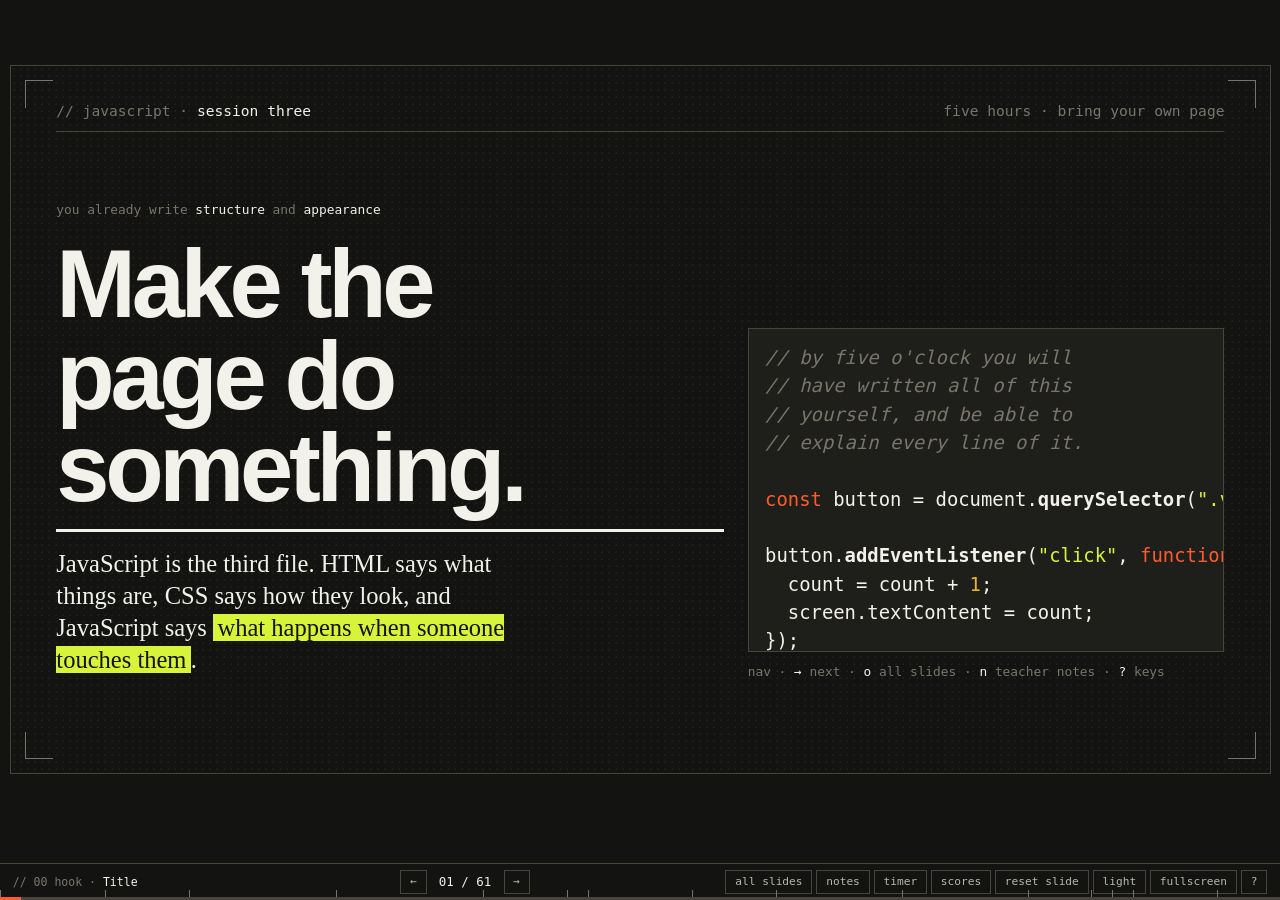
<file: javascript/js-workshop.html>
<!doctype html>
<html lang="en" data-theme="dark">
<head>
  <meta charset="UTF-8">
  <meta name="viewport" content="width=device-width, initial-scale=1.0">
  <title>JavaScript From Zero — Make The Page Do Something</title>
  <meta name="description" content="A five-hour, hands-on JavaScript workshop for students who already know some HTML and CSS. Live sandboxed code runners, timed challenges and team competitions.">
  <style>
/* ==========================================================================
   SIGNAL — a design system for the JavaScript workshop deck
   --------------------------------------------------------------------------
   Deliberately not the current AI-generated house style. Specifically avoided:

     · Inter, and indigo-to-purple gradients (no gradients at all here)
     · rounded cards, soft shadows, thin-line icons, three-card rows
     · the coloured 3-4px left border strip
     · status-badge pills
     · cream light mode / blue-slate dark mode

   What it uses instead:

     · a print/editorial language: hairline rules, flat colour fields,
       crop marks, an asymmetric 7/5 grid, zero border radius anywhere
     · three type voices with fixed jobs —
         grotesque 800 for display, Georgia for prose, mono for structure
     · a riso-ish palette: stone ground, warm ink, vermilion, chartreuse, ochre
     · the deck's own chrome annotated in JavaScript comment syntax
     · a halftone dot field instead of decorative illustration

   Sections
     1. Tokens
     2. Base
     3. Slide frame, crop marks, grid
     4. Type scale and the three voices
     5. Layout
     6. Rules, fields, highlights
     7. Code, console, editors
     8. Teaching components
     9. Chrome: bar, navigator, timer, scoreboard, notes
     10. Motion, narrow, print
   ========================================================================== */

/* ---------- 1. Tokens ---------- */

:root {
  color-scheme: dark;

  --ground: #131311;
  --ground-2: #191917;
  --paper: #1e1e1a;
  --ink: #f2f1ea;
  --ink-2: #b9b7ab;
  --ink-3: #78766c;
  --rule: #46443c;
  --rule-strong: #6d6a5e;

  --red: #ff5c2e;
  --lime: #d7f43a;
  --ochre: #f0b429;
  --ink-on-accent: #131311;

  --dot: rgba(242, 241, 234, 0.055);
  --mark: var(--ink-3);

  --sans: "Segoe UI", "Helvetica Neue", Helvetica, Arial, sans-serif;
  --serif: Georgia, "Iowan Old Style", "Times New Roman", serif;
  --mono: ui-monospace, "Cascadia Mono", "Cascadia Code", Consolas,
    "DejaVu Sans Mono", monospace;
}

[data-theme="light"] {
  color-scheme: light;

  --ground: #e6e6e2;
  --ground-2: #dedeD9;
  --paper: #ffffff;
  --ink: #14140f;
  --ink-2: #45443c;
  --ink-3: #6f6e63;
  --rule: #b6b5ad;
  --rule-strong: #8b8a80;

  --red: #d92802;
  --lime: #b6d400;
  --ochre: #a86a00;
  --ink-on-accent: #ffffff;

  --dot: rgba(20, 20, 15, 0.06);
  --mark: var(--ink-3);
}

/* Slide kinds. Not a badge and not a border strip — the kind shows up in the
   running head, the numeral treatment, and (for challenges) the dot field. */
.slide { --kind: var(--ink-2); }
.slide[data-kind="do"] { --kind: var(--red); }
.slide[data-kind="challenge"] { --kind: var(--lime); }
.slide[data-kind="fix"] { --kind: var(--ochre); }
.slide[data-kind="mark"] { --kind: var(--ink); }

/* ---------- 2. Base ---------- */

* { box-sizing: border-box; }
html, body { height: 100%; }

body {
  margin: 0;
  background: var(--ground);
  color: var(--ink);
  font-family: var(--sans);
  font-size: 16px;
  line-height: 1.45;
  overflow: hidden;
  -webkit-font-smoothing: antialiased;
}

:where(a, button, input, select, textarea, summary, [tabindex]):focus-visible {
  outline: 2px solid var(--red);
  outline-offset: 2px;
}

.vh {
  position: absolute;
  width: 1px; height: 1px;
  margin: -1px; padding: 0;
  overflow: hidden;
  clip-path: inset(50%);
  white-space: nowrap;
}

.skip {
  position: absolute; left: 1rem; top: -4rem; z-index: 90;
  background: var(--red); color: var(--ink-on-accent);
  font-family: var(--mono); font-size: .8rem;
  padding: .55rem 1rem; text-decoration: none;
  transition: top .12s;
}
.skip:focus { top: 1rem; }

/* ---------- 3. Slide frame ---------- */

.deck {
  height: 100dvh;
  display: grid;
  place-items: center;
  padding: .6rem .6rem 4.4rem;
}

.slide {
  width: min(100vw - 1.2rem, (100dvh - 5.6rem) * 16 / 9);
  aspect-ratio: 16 / 9;
  container-type: inline-size;
  position: relative;
  display: none;
  background: var(--ground);
  border: 1px solid var(--rule);
  /* the halftone field — flat, printed, no gradient */
  background-image: radial-gradient(var(--dot) 1px, transparent 1px);
  background-size: 7px 7px;
}

.slide.is-on { display: block; animation: cut .14s steps(2, end) both; }
@keyframes cut { from { opacity: 0; } }

.slide[data-kind="challenge"] {
  background-image: radial-gradient(var(--dot) 1.4px, transparent 1.4px);
  background-size: 5px 5px;
}

/* Crop marks — the recurring signature, four corners, hairline. */
.slide .crop {
  position: absolute; width: 2.2cqi; height: 2.2cqi;
  border: 0 solid var(--mark); pointer-events: none;
}
.crop.tl { top: 1.1cqi; left: 1.1cqi; border-top-width: 1px; border-left-width: 1px; }
.crop.tr { top: 1.1cqi; right: 1.1cqi; border-top-width: 1px; border-right-width: 1px; }
.crop.bl { bottom: 1.1cqi; left: 1.1cqi; border-bottom-width: 1px; border-left-width: 1px; }
.crop.br { bottom: 1.1cqi; right: 1.1cqi; border-bottom-width: 1px; border-right-width: 1px; }

.pane {
  position: absolute; inset: 0;
  padding: 2.7cqi 3.6cqi 2.3cqi;
  display: flex; flex-direction: column; gap: 1.1cqi;
  overflow: auto;
  scrollbar-width: thin;
}
.pane > * { flex: 0 0 auto; }

/* Running head: the deck talks to you in JS comments. */
.head {
  display: flex; align-items: baseline; justify-content: space-between;
  gap: 2cqi;
  font-family: var(--mono);
  font-size: clamp(10px, 1.16cqi, 16px);
  color: var(--ink-3);
  border-bottom: 1px solid var(--rule);
  padding-bottom: .8cqi;
}
.head b { font-weight: 400; color: var(--kind); }
.head .rh-right { white-space: nowrap; font-variant-numeric: tabular-nums; }

/* ---------- 4. Type ---------- */

.slide {
  --t-mega: clamp(34px, 7.6cqi, 118px);
  --t-h1: clamp(28px, 5.6cqi, 84px);
  --t-h2: clamp(21px, 3.5cqi, 52px);
  --t-h3: clamp(15px, 1.85cqi, 27px);
  --t-lead: clamp(14px, 1.95cqi, 29px);
  --t-body: clamp(12.5px, 1.55cqi, 23px);
  --t-code: clamp(12px, 1.5cqi, 21px);
  --t-small: clamp(11px, 1.22cqi, 17px);
  --t-micro: clamp(9.5px, 1.02cqi, 14px);
}

h1, h2, h3, .display {
  font-family: var(--sans);
  font-weight: 800;
  letter-spacing: -0.035em;
  line-height: .96;
  margin: 0;
  text-wrap: balance;
}

h1 { font-size: var(--t-h1); }
h2 { font-size: var(--t-h2); }
h3 {
  font-size: var(--t-h3);
  letter-spacing: -0.015em;
  line-height: 1.12;
  margin-bottom: .35em;
}

.mega { font-size: var(--t-mega); letter-spacing: -0.045em; }

p, li, dd, dt, td, th { font-size: var(--t-body); }

/* Prose is the serif voice. */
p, .prose, blockquote { font-family: var(--serif); }
p { margin: 0 0 .55em; max-width: 58ch; line-height: 1.42; }

.lead {
  font-family: var(--serif);
  font-size: var(--t-lead);
  line-height: 1.3;
  max-width: 40ch;
  color: var(--ink);
}

.note { color: var(--ink-2); }
.small { font-size: var(--t-small); }
.mono { font-family: var(--mono); }

/* Structural voice. Lowercase, never letterspaced caps. */
.label {
  font-family: var(--mono);
  font-size: var(--t-micro);
  color: var(--ink-3);
  display: block;
  margin-bottom: .6cqi;
}
.label b { font-weight: 400; color: var(--kind); }

/* The flat highlighter block. No rounding, no glow. */
mark, .hl {
  background: var(--lime);
  color: #131311;
  padding: 0 .18em;
  box-decoration-break: clone;
}
.hl-red { background: var(--red); color: var(--ink-on-accent); padding: 0 .18em; }

code:not(.blk) {
  font-family: var(--mono);
  font-size: .92em;
  color: var(--red);
  background: none;
  white-space: nowrap;
}
[data-theme="light"] code:not(.blk) { color: #b02000; }

kbd {
  font-family: var(--mono);
  font-size: .86em;
  border: 1px solid var(--rule-strong);
  padding: .06em .38em;
  white-space: nowrap;
}

/* Numerals as a design element, not decoration. */
.numeral {
  font-family: var(--mono);
  font-weight: 400;
  font-size: clamp(40px, 9cqi, 140px);
  line-height: .8;
  letter-spacing: -0.06em;
  color: var(--kind);
}
.numeral--ghost {
  color: transparent;
  -webkit-text-stroke: 1px var(--rule-strong);
}

/* ---------- 5. Layout ---------- */

.grid { display: grid; gap: 1.9cqi; align-items: start; min-height: 0; }
.g-75 { grid-template-columns: 7fr 5fr; }
.g-57 { grid-template-columns: 5fr 7fr; }
.g-11 { grid-template-columns: 1fr 1fr; }
.g-3 { grid-template-columns: repeat(3, 1fr); gap: 1.8cqi; }
.g-4 { grid-template-columns: repeat(4, 1fr); gap: 1.4cqi; }
.g-sidebar { grid-template-columns: 1fr 8.5fr; gap: 1.8cqi; }

.stack { display: flex; flex-direction: column; gap: .85cqi; min-width: 0; }

/* Grid and flex children default to min-width:auto, which lets one long line of
   code widen its whole column instead of scrolling inside its own block. */
.stack > *,
.grid > * { min-width: 0; }
.row { display: flex; gap: 1cqi; flex-wrap: wrap; align-items: center; }
.fill { flex: 1 1 auto; min-height: 0; }
.mid { display: flex; flex-direction: column; justify-content: center; }

/* ---------- 6. Rules, fields, tables ---------- */

.rule { border: 0; border-top: 1px solid var(--rule); margin: .4cqi 0; }
.rule--heavy { border-top-width: 3px; border-color: var(--ink); }
.rule--kind { border-top-width: 3px; border-color: var(--kind); }

/* A flat colour field. This replaces the card. */
.field {
  background: var(--paper);
  border: 1px solid var(--rule);
  padding: 1.4cqi 1.6cqi;
  min-width: 0;
}
.field--ink { background: var(--ink); color: var(--ground); border-color: var(--ink); }
.field--ink p, .field--ink .lead { color: var(--ground); }
.field--red { background: var(--red); color: var(--ink-on-accent); border-color: var(--red); }
.field--red p, .field--red h3 { color: var(--ink-on-accent); }
.field--lime { background: var(--lime); color: #131311; border-color: var(--lime); }
.field--lime p, .field--lime h3, .field--lime li { color: #131311; }
.field--bare { background: none; border: 0; padding: 0; }
.field--top { border: 0; border-top: 3px solid var(--kind); padding: 1.1cqi 0 0; background: none; }

/* Definition rows built from rules, not boxes. */
.defs { margin: 0; }
.defs > div {
  display: grid;
  grid-template-columns: 11ch 1fr;
  gap: .4cqi 1.4cqi;
  padding: .6cqi 0;
  border-top: 1px solid var(--rule);
  align-items: baseline;
}
.defs > div:last-child { border-bottom: 1px solid var(--rule); }
.defs dt { font-family: var(--mono); font-size: var(--t-small); color: var(--red); }
.defs dd { margin: 0; font-family: var(--serif); color: var(--ink-2); font-size: var(--t-small); }

.steps { list-style: none; margin: 0; padding: 0; counter-reset: s; }
/* The counter is positioned rather than laid out, so a step can hold any
   mix of text, <strong> and <code> without spilling onto extra rows. */
.steps li {
  counter-increment: s;
  position: relative;
  padding: .5cqi 0 .5cqi 4.4ch;
  border-top: 1px solid var(--rule);
  font-family: var(--serif);
  line-height: 1.4;
}
.steps li::before {
  content: counter(s, decimal-leading-zero);
  position: absolute;
  left: 0;
  top: .62cqi;
  font-family: var(--mono);
  font-size: var(--t-small);
  color: var(--kind);
}
.steps li:last-child { border-bottom: 1px solid var(--rule); }

.ticks { list-style: none; margin: 0; padding: 0; }
.ticks li {
  font-family: var(--serif);
  font-size: var(--t-small);
  color: var(--ink-2);
  padding: .34cqi 0 .34cqi 2.2ch;
  position: relative;
  border-bottom: 1px dotted var(--rule);
}
.ticks li::before {
  content: "▢";
  position: absolute; left: 0;
  font-family: var(--mono);
  color: var(--kind);
}
.ticks--done li::before { content: "▣"; }

.tbl { width: 100%; border-collapse: collapse; }
.tbl th, .tbl td {
  text-align: left;
  padding: .38cqi .8cqi .38cqi 0;
  border-bottom: 1px solid var(--rule);
  font-size: var(--t-small);
  vertical-align: top;
}
.tbl th {
  font-family: var(--mono);
  font-weight: 400;
  color: var(--ink-3);
  border-bottom-color: var(--ink);
  font-size: var(--t-micro);
}
.tbl td { font-family: var(--serif); color: var(--ink-2); }
.tbl td:first-child { font-family: var(--mono); color: var(--ink); white-space: nowrap; }

blockquote {
  margin: 0;
  font-size: var(--t-lead);
  line-height: 1.25;
  border-top: 3px solid var(--kind);
  border-bottom: 1px solid var(--rule);
  padding: 1cqi 0;
  max-width: 34ch;
}

/* ---------- 7. Code, console, editors ---------- */

.blk {
  font-family: var(--mono);
  font-size: var(--t-code);
  line-height: 1.5;
  margin: 0;
  padding: 1.1cqi 1.3cqi;
  background: var(--paper);
  border: 1px solid var(--rule);
  color: var(--ink);
  overflow: auto;
  max-height: 36dvh;
  white-space: pre;
  tab-size: 2;
}
.blk--big { font-size: clamp(14px, 2cqi, 30px); line-height: 1.4; }
.blk--plain { background: none; border: 0; padding: 0; }

.filerow {
  display: flex; justify-content: space-between; align-items: baseline;
  font-family: var(--mono); font-size: var(--t-micro);
  color: var(--ink-3);
  border-bottom: 1px solid var(--rule);
  padding-bottom: .4cqi; margin-bottom: .6cqi;
}
.filerow b { font-weight: 400; color: var(--kind); }

/* Syntax colours — three hues only, matching the palette. */
.k { color: var(--red); }                 /* keyword */
.s { color: var(--lime); }                /* string */
.n { color: var(--ochre); }               /* number / boolean */
.c { color: var(--ink-3); font-style: italic; }  /* comment */
.f { color: var(--ink); font-weight: 700; }      /* function name */
.p { color: var(--ink-3); }               /* punctuation */
[data-theme="light"] .s { color: #4d6b00; }
[data-theme="light"] .n { color: #8a4b00; }

.ln { display: block; }
.ln--add { background: color-mix(in srgb, var(--lime) 22%, transparent); }
.ln--del { background: color-mix(in srgb, var(--red) 18%, transparent); opacity: .7; }

/* The console strip. Not a mac window — a printed output register. */
.console {
  font-family: var(--mono);
  font-size: var(--t-code);
  line-height: 1.5;
  background: var(--ground-2);
  border: 1px solid var(--rule);
  border-top: 3px solid var(--ink);
  padding: .7cqi 1.1cqi;
  min-height: 4.2cqi;
  max-height: 14dvh;
  overflow: auto;
  color: var(--ink-2);
}
.console:empty::after {
  content: "// nothing logged yet";
  color: var(--ink-3);
}
.console-line { display: block; white-space: pre-wrap; word-break: break-word; }
.console-line::before { content: "› "; color: var(--ink-3); }
.console-line.is-err { color: var(--red); }
.console-line.is-err::before { content: "✕ "; }
.console-line.is-warn { color: var(--ochre); }
.console-line.is-warn::before { content: "! "; }
.console-line.is-sys { color: var(--ink-3); font-style: italic; }
.console-line.is-sys::before { content: "// "; }

.editor { display: flex; flex-direction: column; min-width: 0; }
.editor textarea {
  font-family: var(--mono);
  font-size: var(--t-code);
  line-height: 1.5;
  background: var(--paper);
  color: var(--ink);
  border: 1px solid var(--rule);
  padding: 1cqi 1.2cqi;
  width: 100%;
  min-height: 6cqi;
  max-height: 19dvh;
  resize: vertical;
  white-space: pre;
  overflow: auto;
  tab-size: 2;
}
.editor textarea:focus-visible { outline-offset: -2px; }

.stagebox {
  background: var(--paper);
  border: 1px solid var(--rule);
  min-height: 6cqi;
}
.stagebox iframe { width: 100%; height: 11cqi; min-height: 84px; border: 0; display: block; background: #fff; }

/* ---------- 8. Teaching components ---------- */

.btn {
  font-family: var(--mono);
  font-size: var(--t-small);
  color: var(--ink);
  background: none;
  border: 1px solid var(--ink);
  padding: .34em .9em;
  cursor: pointer;
  white-space: nowrap;
}
.btn:hover { background: var(--ink); color: var(--ground); }
.btn--go { background: var(--red); border-color: var(--red); color: var(--ink-on-accent); }
.btn--go:hover { background: var(--ink); border-color: var(--ink); color: var(--ground); }
.btn--sm { font-size: var(--t-micro); padding: .28em .7em; }
.btn--quiet { border-color: var(--rule); color: var(--ink-2); }

.actions { display: flex; gap: .5cqi; flex-wrap: wrap; align-items: center; }

/* Ask / predict rows */
.ask { border-top: 1px solid var(--rule); padding: .7cqi 0; }
.ask:last-child { border-bottom: 1px solid var(--rule); }
.ask-q { font-family: var(--serif); font-size: var(--t-body); margin-bottom: .5cqi; display: block; }
.opts { display: flex; gap: .45cqi; flex-wrap: wrap; }
.opt {
  font-family: var(--mono); font-size: var(--t-small);
  background: none; border: 1px solid var(--rule); color: var(--ink-2);
  padding: .3em .8em; cursor: pointer;
}
.opt:hover { border-color: var(--ink); color: var(--ink); }
.opt.is-yes { background: var(--lime); border-color: var(--lime); color: #131311; }
.opt.is-no { background: none; border-color: var(--red); color: var(--red); text-decoration: line-through; }
.ask-why { display: block; font-family: var(--mono); font-size: var(--t-micro); color: var(--ink-3); margin-top: .5cqi; }

/* Reveal — a rule you open, not a card */
.rev { border-top: 1px solid var(--rule); }
.rev > summary {
  cursor: pointer; list-style: none;
  font-family: var(--mono); font-size: var(--t-small);
  color: var(--kind);
  padding: .55cqi 0;
  display: flex; gap: .5em; align-items: baseline;
}
.rev > summary::-webkit-details-marker { display: none; }
.rev > summary::before { content: "+"; color: var(--ink-3); }
.rev[open] > summary::before { content: "−"; }
/* Two short hints side by side, so a challenge sidebar stays on one screen. */
.revs { display: flex; gap: 0 1.2cqi; flex-wrap: wrap; }
.revs > .rev { flex: 1 1 40%; min-width: 0; }

.rev-body { padding: 0 0 .9cqi; }
.rev-body > :last-child { margin-bottom: 0; }

/* Challenge spec — a printed table of terms, not a card */
.spec { display: grid; grid-template-columns: 8.5ch 1fr; gap: 0; }
.spec dt {
  font-family: var(--mono); font-size: var(--t-micro); color: var(--ink-3);
  padding: .38cqi 0; border-top: 1px solid var(--rule);
}
.spec dd {
  margin: 0; font-family: var(--serif); font-size: var(--t-small); color: var(--ink-2);
  padding: .38cqi 0; border-top: 1px solid var(--rule);
}

.scorelist { list-style: none; margin: 0; padding: 0; }
.scorelist li {
  display: flex; justify-content: space-between; gap: 1cqi;
  font-family: var(--serif); font-size: var(--t-small); color: var(--ink-2);
  padding: .3cqi 0; border-bottom: 1px dotted var(--rule);
}
.scorelist b { font-family: var(--mono); color: var(--lime); font-weight: 400; }
[data-theme="light"] .scorelist b { color: #4d6b00; }

/* Flow of blocks, replacing arrow-and-card diagrams */
.flow { display: flex; align-items: stretch; gap: 0; border: 1px solid var(--rule); }
.flow > div { flex: 1; padding: 1.2cqi; border-right: 1px solid var(--rule); }
.flow > div:last-child { border-right: 0; }
.flow b { display: block; font-family: var(--mono); font-size: var(--t-small); color: var(--kind); margin-bottom: .4em; }
.flow p { margin: 0; font-size: var(--t-small); color: var(--ink-2); }

/* Instructor notes — a manuscript margin, not a coloured panel */
.notes { display: none; margin-top: auto; border-top: 3px solid var(--rule-strong); padding-top: .8cqi; }
body.notes-on .slide.is-on .notes { display: block; }
.notes h4 { font-family: var(--mono); font-weight: 400; font-size: var(--t-micro); color: var(--ink-3); margin: 0 0 .5cqi; }
.notes dl { margin: 0; display: grid; grid-template-columns: 10ch 1fr; gap: .18cqi .9cqi; }
.notes dt { font-family: var(--mono); font-size: var(--t-micro); color: var(--ink-3); }
.notes dd { margin: 0; font-family: var(--serif); font-size: var(--t-small); color: var(--ink-2); }

/* Celebration: printed blocks, not confetti circles */
.cheer { position: fixed; inset: 0; pointer-events: none; z-index: 70; overflow: hidden; }
.cheer i {
  position: absolute; display: block; width: 2.6vw; height: 1.1vh;
  animation: drop 1.5s linear forwards;
}
@keyframes drop {
  from { transform: translateY(-12vh) scaleX(1); opacity: 1; }
  to { transform: translateY(108vh) scaleX(.3); opacity: 0; }
}

/* ---------- 9. Chrome ---------- */

.bar {
  position: fixed; left: 0; right: 0; bottom: 0; z-index: 40;
  display: flex; align-items: center; gap: .8rem;
  padding: .4rem .8rem;
  background: var(--ground);
  border-top: 1px solid var(--rule);
  font-family: var(--mono);
  flex-wrap: wrap;
}
.bar-id { flex: 1 1 12rem; min-width: 0; font-size: .72rem; color: var(--ink-3); white-space: nowrap; overflow: hidden; text-overflow: ellipsis; }
.bar-id b { font-weight: 400; color: var(--ink); }
.bar-nav { display: flex; align-items: center; gap: .3rem; }
.count { font-size: .78rem; font-variant-numeric: tabular-nums; color: var(--ink); min-width: 4.2rem; text-align: center; }
.bar-tools { display: flex; gap: .25rem; flex-wrap: wrap; justify-content: flex-end; flex: 1 1 auto; }

.tool {
  font-family: var(--mono); font-size: .7rem;
  background: none; border: 1px solid var(--rule); color: var(--ink-2);
  padding: .26rem .55rem; cursor: pointer; white-space: nowrap;
}
.tool:hover { border-color: var(--ink); color: var(--ink); }
.tool[aria-pressed="true"] { background: var(--ink); border-color: var(--ink); color: var(--ground); }

/* Progress: a tick ruler, not a filled bar */
.ruler { position: fixed; left: 0; right: 0; bottom: 0; height: 3px; z-index: 41; background: var(--rule); }
.ruler i { display: block; height: 100%; width: 0; background: var(--red); }
.marks { position: fixed; left: 0; right: 0; bottom: 3px; height: 7px; z-index: 42; pointer-events: none; }
.marks i { position: absolute; bottom: 0; width: 1px; height: 7px; background: var(--ink-3); }

.sheet {
  position: fixed; z-index: 45;
  background: var(--ground); border: 1px solid var(--ink);
  padding: .9rem;
  font-family: var(--mono);
}
.sheet[hidden] { display: none; }
.sheet h2 { font-family: var(--mono); font-weight: 400; font-size: .74rem; color: var(--ink-3); margin: 0 0 .7rem; letter-spacing: 0; }

.nav-sheet { inset: 3vh 3vw 6vh; overflow: auto; }
.nav-grid { display: grid; grid-template-columns: repeat(auto-fill, minmax(176px, 1fr)); gap: 1px; background: var(--rule); border: 1px solid var(--rule); }
.nav-item {
  font-family: var(--mono); text-align: left; cursor: pointer;
  background: var(--ground); border: 0; color: var(--ink-2);
  padding: .45rem .55rem; font-size: .68rem; line-height: 1.25;
  display: flex; flex-direction: column; gap: .12rem;
}
.nav-item:hover { background: var(--ink); color: var(--ground); }
.nav-item.is-here { background: var(--red); color: var(--ink-on-accent); }
.nav-item span { color: inherit; opacity: .62; font-size: .62rem; }
.nav-close { float: right; }

.timer-sheet { right: .8rem; bottom: 3.9rem; width: 14rem; }
.clock { font-family: var(--mono); font-size: 2.5rem; text-align: center; font-variant-numeric: tabular-nums; line-height: 1; margin: .1rem 0 .6rem; }
.timer-sheet.is-last .clock { color: var(--ochre); }
.timer-sheet.is-out .clock { color: var(--red); }
.timer-sheet.is-out { border-color: var(--red); }
.presets, .transport { display: flex; gap: .25rem; flex-wrap: wrap; margin-bottom: .4rem; }

.score-sheet { left: .8rem; bottom: 3.9rem; width: 16rem; max-height: 70vh; overflow: auto; }
.team { display: grid; grid-template-columns: 1fr auto auto auto; gap: .25rem; align-items: center; margin-bottom: .3rem; }
.team input {
  font-family: var(--mono); font-size: .76rem;
  background: none; border: 0; border-bottom: 1px solid var(--rule);
  color: var(--ink); padding: .2rem .1rem; min-width: 0;
}
.team input:focus { border-bottom-color: var(--red); }
.pts { font-family: var(--mono); font-size: .9rem; min-width: 2.1rem; text-align: center; color: var(--lime); font-variant-numeric: tabular-nums; }
[data-theme="light"] .pts { color: #4d6b00; }
.pm { font-family: var(--mono); width: 1.5rem; height: 1.5rem; background: none; border: 1px solid var(--rule); color: var(--ink-2); cursor: pointer; line-height: 1; }
.pm:hover { border-color: var(--ink); color: var(--ink); }
.team-n { display: flex; align-items: center; gap: .4rem; font-size: .68rem; color: var(--ink-3); margin-bottom: .6rem; }
.team-n select { font-family: var(--mono); font-size: .7rem; background: var(--ground); color: var(--ink); border: 1px solid var(--rule); padding: .1rem .2rem; }

.help-sheet { inset: 8vh 22vw auto; max-height: 74vh; overflow: auto; }
.help-sheet table { width: 100%; border-collapse: collapse; }
.help-sheet td { padding: .26rem .4rem .26rem 0; border-bottom: 1px solid var(--rule); font-size: .74rem; color: var(--ink-2); }
.help-sheet td:first-child { color: var(--ink); white-space: nowrap; }

/* ---------- 10. Motion, narrow, print ---------- */

@media (prefers-reduced-motion: reduce) {
  *, *::before, *::after {
    animation-duration: .001ms !important;
    transition-duration: .001ms !important;
  }
}

@media (max-width: 900px) {
  .slide { width: 100%; aspect-ratio: auto; min-height: calc(100dvh - 6rem); }
  .pane { position: static; padding: 1.3rem 1rem 1.8rem; gap: .9rem; }
  .crop { display: none; }
  .grid, .g-75, .g-57, .g-11, .g-3, .g-4, .g-sidebar, .spec, .notes dl, .defs > div { grid-template-columns: 1fr; }
  .flow { flex-direction: column; }
  .flow > div { border-right: 0; border-bottom: 1px solid var(--rule); }
  .slide {
    --t-mega: 2.4rem; --t-h1: 1.9rem; --t-h2: 1.4rem; --t-h3: 1.05rem;
    --t-lead: 1rem; --t-body: .95rem; --t-code: .84rem;
    --t-small: .82rem; --t-micro: .72rem;
  }
  .score-sheet, .timer-sheet { left: .4rem; right: .4rem; width: auto; }
  .help-sheet { inset: 5vh 3vw auto; }
  code:not(.blk), .tbl td { overflow-wrap: anywhere; white-space: normal; }
}

@media print {
  body { overflow: visible; background: #fff; color: #000; }
  .bar, .ruler, .marks, .sheet, .skip, .cheer { display: none !important; }
  .deck { display: block; height: auto; padding: 0; }
  .slide { display: block !important; width: 100%; aspect-ratio: auto; break-after: page; background: #fff; border: 0; border-bottom: 1px solid #999; }
  .pane { position: static; overflow: visible; }
  .notes { display: block !important; }
}

  </style>
</head>
<body>

<a class="skip" href="#deck">skip to the slides</a>

<main class="deck" id="deck">

<!-- ====================================================================
     00 · HOOK — 0:00 to 0:15
     ==================================================================== -->

<section class="slide" id="s-title" data-part="00 hook" data-title="Title" data-kind="mark" aria-hidden="true">
  <i class="crop tl"></i><i class="crop tr"></i><i class="crop bl"></i><i class="crop br"></i>
  <div class="pane">
    <header class="head">
      <span>// javascript &middot; <b>session three</b></span>
      <span class="rh-right">five hours &middot; bring your own page</span>
    </header>

    <div class="fill mid">
      <div class="grid g-75" style="align-items:end;">
        <div class="stack">
          <span class="label">you already write <b>structure</b> and <b>appearance</b></span>
          <h1 class="mega">Make the<br>page do<br>something.</h1>
          <hr class="rule rule--heavy">
          <p class="lead">JavaScript is the third file. HTML says what things are, CSS says how they
            look, and JavaScript says <mark>what happens when someone touches them</mark>.</p>
        </div>
        <div class="stack">
          <pre class="blk" data-lang="js">
// by five o'clock you will
// have written all of this
// yourself, and be able to
// explain every line of it.

const button = document.querySelector(".vote");

button.addEventListener("click", function () {
  count = count + 1;
  screen.textContent = count;
});</pre>
          <span class="label">nav &middot; <b>→</b> next &middot; <b>o</b> all slides &middot; <b>n</b> teacher notes &middot; <b>?</b> keys</span>
        </div>
      </div>
    </div>

    <aside class="notes">
      <h4>// teacher</h4>
      <dl>
        <dt>say</dt><dd>“Two sessions ago your pages could not do anything. Today they can. By the end you will have written that block on the right, and be able to tell me what every line does.”</dd>
        <dt>expect</dt><dd>Nerves. Several will have heard JavaScript is “the hard one”. Say plainly: the first three hours are easier than CSS layout was.</dd>
        <dt>wrong idea</dt><dd>That JavaScript replaces HTML and CSS. It sits on top of them and needs both.</dd>
        <dt>hint</dt><dd>Do not read the code aloud yet. Let it sit there looking achievable.</dd>
        <dt>time</dt><dd>2 min. Introduce yourself in under 60 seconds.</dd>
        <dt>cut?</dt><dd>Never.</dd>
        <dt>then</dt><dd>“Open the page you built for the assignment. Click your Register button.”</dd>
      </dl>
    </aside>
  </div>
</section>

<section class="slide" id="s-dead-button" data-part="00 hook" data-title="The button that does nothing" aria-hidden="true">
  <i class="crop tl"></i><i class="crop tr"></i><i class="crop bl"></i><i class="crop br"></i>
  <div class="pane">
    <header class="head">
      <span>// <b>00</b> hook &middot; open your own page</span>
      <span class="rh-right">everyone clicks</span>
    </header>

    <h2>Click your own button. Nothing happens.</h2>

    <div class="grid g-11">
      <div class="stack">
        <div class="filerow"><span>index.html</span><b>what you have</b></div>
        <pre class="blk" data-lang="html">
&lt;button class="vote"&gt;Count me in&lt;/button&gt;
&lt;p class="tally"&gt;0&lt;/p&gt;</pre>
        <p class="small note">Perfectly valid HTML. Correctly styled. Completely inert.</p>
      </div>
      <div class="stack">
        <blockquote>A page built from HTML and CSS alone can be beautiful, and it can only ever
          sit there being beautiful.</blockquote>
        <p>Everything you have written so far is decided <em>before</em> the visitor arrives. The
          browser reads your files once, draws the page, and stops.</p>
        <p>JavaScript is the part that keeps listening after the page has loaded.</p>
      </div>
    </div>

    <aside class="notes">
      <h4>// teacher</h4>
      <dl>
        <dt>say</dt><dd>“Everybody open your assignment page and click your own button. Tell me what happened.” Wait for “nothing”.</dd>
        <dt>expect</dt><dd>Laughter, and one student who added a link so theirs does jump somewhere — good, name the difference between going somewhere and doing something.</dd>
        <dt>wrong idea</dt><dd>That the button is broken. It is doing exactly what a button with no instructions does.</dd>
        <dt>hint</dt><dd>Ask what they <em>expected</em> to happen. That expectation is the spec for the next ten minutes.</dd>
        <dt>time</dt><dd>3 min including everyone opening their file.</dd>
        <dt>cut?</dt><dd>Keep — it is the entire motivation for the day.</dd>
        <dt>then</dt><dd>“Three lines fix that. Watch.”</dd>
      </dl>
    </aside>
  </div>
</section>

<section class="slide" id="s-three-lines" data-part="00 hook" data-title="Three lines that wake it up" data-kind="do" aria-hidden="true">
  <i class="crop tl"></i><i class="crop tr"></i><i class="crop bl"></i><i class="crop br"></i>
  <div class="pane">
    <header class="head">
      <span>// <b>00</b> hook &middot; type it, do not read it</span>
      <span class="rh-right">run it and watch</span>
    </header>

    <h2>Three lines. Then click it again.</h2>

    <div class="grid g-75">
      <div class="pg stack" data-pg>
        <div class="editor">
          <div class="filerow"><span>index.html</span><b>the page</b></div>
          <textarea data-html rows="3" spellcheck="false" aria-label="HTML for the counter">&lt;button class="vote"&gt;Count me in&lt;/button&gt;
&lt;p class="tally"&gt;0&lt;/p&gt;</textarea>
        </div>
        <div class="editor">
          <div class="filerow"><span>script.js</span><b>the new part</b></div>
          <textarea data-js rows="8" spellcheck="false" aria-label="JavaScript for the counter">let count = 0;

const button = document.querySelector(".vote");
const tally = document.querySelector(".tally");

button.addEventListener("click", function () {
  count = count + 1;
  tally.textContent = count;
});</textarea>
        </div>
        <div class="actions">
          <button type="button" class="btn btn--go" data-pgact="run">run ▸</button>
          <button type="button" class="btn" data-pgact="stop">stop</button>
          <button type="button" class="btn btn--quiet" data-pgact="reset">reset</button>
          <button type="button" class="btn btn--quiet" data-pgact="copy">copy</button>
        </div>
        <div class="stagebox"><iframe data-frame sandbox="allow-scripts" title="Live result"></iframe></div>
        <div class="console" data-console aria-live="polite"></div>
      </div>

      <div class="stack">
        <div class="field field--top">
          <h3>Do not try to understand every word.</h3>
          <p class="small">You are here for cause and effect. Press run, click the button in the
            white panel, and watch the number move.</p>
        </div>
        <dl class="defs">
          <div><dt>let count</dt><dd>make a box and put 0 in it</dd></div>
          <div><dt>querySelector</dt><dd>go and find that thing on the page</dd></div>
          <div><dt>addEventListener</dt><dd>when this is clicked, do the following</dd></div>
          <div><dt>textContent</dt><dd>change the words inside it</dd></div>
        </dl>
        <p class="small note">Four ideas. We spend the next four hours on them properly.</p>
      </div>
    </div>

    <aside class="notes">
      <h4>// teacher</h4>
      <dl>
        <dt>say</dt><dd>“Type it. Do not paste it. Then press run and click the button in the white box.”</dd>
        <dt>expect</dt><dd>A missing semicolon or an unclosed brace within two minutes. Point at the red line in the output register — that is the browser telling them where to look.</dd>
        <dt>wrong idea</dt><dd>That they should understand it now. Say the opposite out loud: “you are not supposed to follow this yet.”</dd>
        <dt>hint</dt><dd>“Count your closing braces. Three lines end with <code>});</code> for a reason.”</dd>
        <dt>time</dt><dd>6 min including typing.</dd>
        <dt>cut?</dt><dd>Keep. This is the moment the room decides JavaScript is possible.</dd>
        <dt>answer</dt><dd>The tally counts up by one per click.</dd>
        <dt>then</dt><dd>“Sixty seconds. Make it yours.”</dd>
      </dl>
    </aside>
  </div>
</section>

<section class="slide" id="s-hook-remix" data-part="00 hook" data-title="Challenge — sixty second remix" data-kind="challenge" aria-hidden="true">
  <i class="crop tl"></i><i class="crop tr"></i><i class="crop bl"></i><i class="crop br"></i>
  <div class="pane">
    <header class="head">
      <span>// <b>challenge 01</b> &middot; one minute remix</span>
      <span class="rh-right">everyone types</span>
    </header>

    <div class="grid g-75">
      <div class="stack">
        <h2>Sixty seconds. Break my counter.</h2>
        <div class="pg stack" data-pg>
          <div class="editor">
            <div class="filerow"><span>index.html</span><b>yours now</b></div>
            <textarea data-html rows="3" spellcheck="false" aria-label="HTML to remix">&lt;button class="vote"&gt;Count me in&lt;/button&gt;
&lt;p class="tally"&gt;0&lt;/p&gt;</textarea>
          </div>
          <div class="editor">
            <div class="filerow"><span>script.js</span><b>change three things</b></div>
            <textarea data-js rows="8" spellcheck="false" aria-label="JavaScript to remix">let count = 0;

const button = document.querySelector(".vote");
const tally = document.querySelector(".tally");

button.addEventListener("click", function () {
  count = count + 1;
  tally.textContent = count;
});</textarea>
          </div>
          <div class="actions">
            <button type="button" class="btn btn--go" data-pgact="run">run ▸</button>
            <button type="button" class="btn" data-pgact="stop">stop</button>
            <button type="button" class="btn btn--quiet" data-pgact="reset">reset</button>
            <button type="button" class="btn btn--quiet" data-act="cheer">done</button>
          </div>
          <div class="stagebox"><iframe data-frame sandbox="allow-scripts" title="Your remix"></iframe></div>
          <div class="console" data-console aria-live="polite"></div>
        </div>
      </div>

      <div class="stack">
        <button type="button" class="btn btn--go" data-start="60" data-label="one minute remix">start 60s</button>
        <dl class="spec">
          <dt>goal</dt><dd>change the button words, make it count by 5, and start it at 100</dd>
          <dt>time</dt><dd>60 seconds</dd>
          <dt>hints</dt><dd>one, on request</dd>
          <dt>points</dt><dd>1 per change &middot; +2 if it still runs</dd>
          <dt>done when</dt><dd>clicking adds 5 and the first number is 100</dd>
          <dt>extra</dt><dd>make it count <em>down</em></dd>
        </dl>
        <details class="rev">
          <summary>hint</summary>
          <div class="rev-body"><p class="small">Only two numbers appear in that code. Both of them are doing exactly what they look like they are doing.</p></div>
        </details>
        <details class="rev">
          <summary>answer</summary>
          <div class="rev-body">
            <pre class="blk blk--plain" data-lang="js" data-diff>
-let count = 0;
+let count = 100;
 ...
-  count = count + 1;
+  count = count + 5;</pre>
          </div>
        </details>
      </div>
    </div>

    <aside class="notes">
      <h4>// teacher</h4>
      <dl>
        <dt>say</dt><dd>“Do not read the code. Hunt for the numbers and the words you want to change, and type over them. Go.”</dd>
        <dt>expect</dt><dd>Someone deletes a brace and gets a red error line. Celebrate it loudly — first error of the day, ninety seconds in, completely normal.</dd>
        <dt>wrong idea</dt><dd>That an error message means they have ruined it. Use reset in front of them so they see there is always a way back.</dd>
        <dt>hint</dt><dd>Give the hint at 30 seconds, not before.</dd>
        <dt>time</dt><dd>4 min: 60 seconds typing, then two students show their screens.</dd>
        <dt>cut?</dt><dd>Keep.</dd>
        <dt>answer</dt><dd>Change both numbers and the button text. Counting down means <code>count - 5</code>.</dd>
        <dt>then</dt><dd>“You have just written JavaScript. Here is what the rest of the day looks like.”</dd>
      </dl>
    </aside>
  </div>
</section>

<section class="slide" id="s-contract" data-part="00 hook" data-title="What you can do by five o'clock" data-kind="mark" aria-hidden="true">
  <i class="crop tl"></i><i class="crop tr"></i><i class="crop bl"></i><i class="crop br"></i>
  <div class="pane">
    <header class="head">
      <span>// <b>00</b> hook &middot; the deal</span>
      <span class="rh-right">five hours, one break</span>
    </header>

    <h2>The deal for today.</h2>

    <div class="grid g-11">
      <ol class="steps">
        <li>Store a value and change it later.</li>
        <li>Write a function and call it.</li>
        <li>Make the code decide between two paths.</li>
        <li>Hold a list, and do something to every item in it.</li>
        <li>Model a real thing as an object.</li>
        <li>Find any element on the page and change it.</li>
        <li>Run your own code when someone clicks or types.</li>
        <li>Read an error message and fix what it points at.</li>
      </ol>

      <div class="stack">
        <div class="field field--lime">
          <h3>The method, again</h3>
          <p class="small"><strong>predict → type → run → break → explain.</strong> Every single
            concept. You will guess what the code prints before we run it, and you will be right
            more often than you expect.</p>
        </div>
        <p>Nothing today is memorised. There is a reference at the back of this deck and there will
          be one on the wall. Professionals look things up constantly — the skill is knowing what
          to look up.</p>
        <p class="small note">Two things we are deliberately <em>not</em> doing today: frameworks,
          and anything that talks to a server. Both are much easier once this is solid.</p>
      </div>
    </div>

    <aside class="notes">
      <h4>// teacher</h4>
      <dl>
        <dt>say</dt><dd>Read the eight items. They are the assessment criteria, so students should hear them once at the start and once at the end.</dd>
        <dt>expect</dt><dd>“Are we making games?” Answer: the counter you just built is the same machinery as a game score. Yes, eventually.</dd>
        <dt>wrong idea</dt><dd>That there is a huge amount of syntax to memorise. Eight ideas, all day.</dd>
        <dt>hint</dt><dd>n/a</dd>
        <dt>time</dt><dd>2 min.</dd>
        <dt>cut?</dt><dd>Keep, it sets expectations cheaply.</dd>
        <dt>answer</dt><dd>n/a</dd>
        <dt>then</dt><dd>“First, where does this code actually live?”</dd>
      </dl>
    </aside>
  </div>
</section>

<!-- ====================================================================
     01 · WHERE JAVASCRIPT LIVES — 0:15 to 0:35
     ==================================================================== -->

<section class="slide" id="s-three-jobs" data-part="01 where it lives" data-title="Three files, three jobs" aria-hidden="true">
  <i class="crop tl"></i><i class="crop tr"></i><i class="crop bl"></i><i class="crop br"></i>
  <div class="pane">
    <header class="head">
      <span>// <b>01</b> where it lives &middot; one idea</span>
      <span class="rh-right">two minutes, no typing</span>
    </header>

    <h2>You now have three files and three jobs.</h2>

    <div class="flow">
      <div>
        <b>index.html</b>
        <p>What the things <em>are</em>. A heading, a button, a paragraph. Decided once, before
          anyone arrives.</p>
      </div>
      <div>
        <b>styles.css</b>
        <p>How they <em>look</em>. Colour, spacing, layout. Also decided once, before anyone
          arrives.</p>
      </div>
      <div>
        <b>script.js</b>
        <p>What <em>happens</em>. Runs after the page is drawn, and keeps running while the visitor
          is there.</p>
      </div>
    </div>

    <div class="grid g-11">
      <p>That last difference is the whole point. HTML and CSS are instructions the browser follows
        once. JavaScript is instructions the browser <mark>keeps</mark> — ready to run again every
        time something happens.</p>
      <div class="field field--top">
        <h3>Say it in one line</h3>
        <p class="small">HTML is the nouns. CSS is the adjectives. JavaScript is the verbs.</p>
      </div>
    </div>

    <aside class="notes">
      <h4>// teacher</h4>
      <dl>
        <dt>say</dt><dd>“Nouns, adjectives, verbs. If you remember one sentence from this hour, that is the one.”</dd>
        <dt>expect</dt><dd>Someone asks whether JS can change the CSS. Yes — that is section 07. Park it and say so.</dd>
        <dt>wrong idea</dt><dd>That JS runs “instead of” the page loading. It runs after, and can then change anything.</dd>
        <dt>hint</dt><dd>n/a</dd>
        <dt>time</dt><dd>3 min maximum. Do not linger.</dd>
        <dt>cut?</dt><dd>Keep the flow strip, drop the one-liner box if pressed.</dd>
        <dt>answer</dt><dd>n/a</dd>
        <dt>then</dt><dd>“There is a place you can talk to JavaScript directly. Open it now.”</dd>
      </dl>
    </aside>
  </div>
</section>

<section class="slide" id="s-console" data-part="01 where it lives" data-title="The console — talk to the browser" data-kind="do" aria-hidden="true">
  <i class="crop tl"></i><i class="crop tr"></i><i class="crop bl"></i><i class="crop br"></i>
  <div class="pane">
    <header class="head">
      <span>// <b>01</b> where it lives &middot; everyone opens it</span>
      <span class="rh-right">this is your workbench</span>
    </header>

    <h2>The console is where you ask questions.</h2>

    <div class="grid g-57">
      <ol class="steps">
        <li>Open any page and press <kbd>F12</kbd>.</li>
        <li>Click the tab marked <strong>Console</strong>.</li>
        <li>Click next to the <code>&gt;</code> and type <code>2 + 2</code>, then <kbd>Enter</kbd>.</li>
        <li>Type <code>"hello".toUpperCase()</code> and press <kbd>Enter</kbd>.</li>
        <li>Type <code>document.title</code> and press <kbd>Enter</kbd>.</li>
      </ol>

      <div class="stack">
        <p>You just had a conversation with the browser. You typed an expression, it worked out the
          answer and handed it straight back.</p>
        <p>This is not a toy. It is where you will check what a value actually is when your code
          does something you did not expect — which is most days.</p>
        <div class="field field--top">
          <h3>console.log</h3>
          <p class="small">Inside a file you cannot see answers unless you ask for them. That is what
            <code>console.log(something)</code> is for: <em>print this out so I can see it</em>. In
            this deck those printed lines appear in the output register under each editor.</p>
        </div>
      </div>
    </div>

    <div class="pg" data-pg style="display:grid; grid-template-columns:1fr 1fr; gap:1.4cqi;">
      <div class="editor">
        <div class="filerow"><span>try it here</span><b>press run</b></div>
        <textarea data-js rows="5" spellcheck="false" aria-label="Console practice">console.log(2 + 2);
console.log("hello".toUpperCase());
console.log("today is a", "good day");</textarea>
      </div>
      <div class="stack">
        <div class="console" data-console aria-live="polite"></div>
        <iframe data-frame sandbox="allow-scripts" title="Sandboxed runner" hidden></iframe>
        <div class="actions">
          <button type="button" class="btn btn--go" data-pgact="run">run ▸</button>
          <button type="button" class="btn btn--quiet" data-pgact="reset">reset</button>
        </div>
      </div>
    </div>

    <aside class="notes">
      <h4>// teacher</h4>
      <dl>
        <dt>say</dt><dd>“Everyone press F12 now. I want to see a console open on every screen before I go on.”</dd>
        <dt>expect</dt><dd>Locked-down laptops where F12 is captured. <kbd>Ctrl</kbd>+<kbd>Shift</kbd>+<kbd>I</kbd> is the fallback; the deck's own runner is the fallback to the fallback.</dd>
        <dt>wrong idea</dt><dd>That the console is only for errors. It is a calculator, a notepad and a lie detector.</dd>
        <dt>hint</dt><dd>“Red text in the console is not a punishment. It is the browser telling you the line number.”</dd>
        <dt>time</dt><dd>6 min. Walk the room.</dd>
        <dt>cut?</dt><dd>Never — everything after this assumes they can see output.</dd>
        <dt>answer</dt><dd>4 &middot; HELLO &middot; the page title.</dd>
        <dt>then</dt><dd>“Now let us put JavaScript in your own project.”</dd>
      </dl>
    </aside>
  </div>
</section>

<section class="slide" id="s-script-tag" data-part="01 where it lives" data-title="Wiring script.js into your page" data-kind="do" aria-hidden="true">
  <i class="crop tl"></i><i class="crop tr"></i><i class="crop bl"></i><i class="crop br"></i>
  <div class="pane">
    <header class="head">
      <span>// <b>01</b> where it lives &middot; one line in your html</span>
      <span class="rh-right">do this in your own folder</span>
    </header>

    <h2>One tag joins the third file on.</h2>

    <div class="grid g-75">
      <div class="stack">
        <div class="filerow"><span>index.html</span><b>at the end of body</b></div>
        <pre class="blk blk--big" data-lang="html" data-diff>
     &lt;footer&gt;...&lt;/footer&gt;
+    &lt;script src="script.js"&gt;&lt;/script&gt;
   &lt;/body&gt;</pre>
        <p>Make a file called <code>script.js</code> next to <code>index.html</code>, put
          <code>console.log("wired up");</code> in it, save both, refresh, and look at the console.</p>
      </div>

      <div class="stack">
        <dl class="defs">
          <div><dt>script</dt><dd>attach a JavaScript file to this page</dd></div>
          <div><dt>src</dt><dd>which file, relative to the html file</dd></div>
          <div><dt>no self-close</dt><dd><code>&lt;script&gt;</code> always needs a closing tag, even when empty</dd></div>
        </dl>
        <div class="field field--top">
          <h3>Why at the bottom?</h3>
          <p class="small">The browser reads top to bottom. If your script runs before the button
            exists, it cannot find the button. Putting the tag last means the whole page is already
            there. (There is a neater way with <code>defer</code> — later.)</p>
        </div>
      </div>
    </div>

    <div class="field field--red">
      <h3>Nothing in the console? Three usual causes, in order.</h3>
      <p class="small">1. The file is called <code>Script.js</code> or <code>script.JS</code> and the
        tag says <code>script.js</code>. &nbsp; 2. The two files are in different folders. &nbsp;
        3. You did not save.</p>
    </div>

    <aside class="notes">
      <h4>// teacher</h4>
      <dl>
        <dt>say</dt><dd>“Same drill as the stylesheet two weeks ago. Log something silly, refresh, and prove the wire works before you write anything real.”</dd>
        <dt>expect</dt><dd>A quarter of the room will have a filename mismatch. The <code>console.log("wired up")</code> test finds it in five seconds.</dd>
        <dt>wrong idea</dt><dd>That <code>&lt;script /&gt;</code> works. It does not; the closing tag is mandatory.</dd>
        <dt>hint</dt><dd>“Read your filename out loud, letter by letter, then read the src out loud.”</dd>
        <dt>time</dt><dd>7 min including everyone getting it working.</dd>
        <dt>cut?</dt><dd>Never. Everything they take home depends on it.</dd>
        <dt>answer</dt><dd>“wired up” appears in the console after a refresh.</dd>
        <dt>then</dt><dd>“Hands up when you see it. Then we start storing things.”</dd>
      </dl>
    </aside>
  </div>
</section>

<section class="slide" id="s-mark-0" data-part="01 where it lives" data-title="Catch up 00 — wired up" data-kind="mark" aria-hidden="true">
  <i class="crop tl"></i><i class="crop tr"></i><i class="crop bl"></i><i class="crop br"></i>
  <div class="pane">
    <header class="head">
      <span>// <b>catch up 00</b> &middot; nobody moves on without this</span>
      <span class="rh-right">two minutes</span>
    </header>

    <div class="grid g-75">
      <div class="stack">
        <h2>Everyone should have exactly this.</h2>
        <div class="filerow"><span>your folder</span><b>three files</b></div>
        <pre class="blk" data-lang="js">
my-project/
├── index.html      &lt;-- has &lt;script src="script.js"&gt;&lt;/script&gt;
├── styles.css
└── script.js       &lt;-- has console.log("wired up");</pre>
      </div>
      <div class="stack">
        <ul class="ticks">
          <li>The console is open and I know how to open it</li>
          <li>My folder has a script.js in it</li>
          <li>The script tag is the last thing before &lt;/body&gt;</li>
          <li>I saw my own message appear in the console</li>
          <li>I know that red text means an error with a line number</li>
        </ul>
        <button type="button" class="btn btn--go" data-start="120" data-label="catch up">start 2 min</button>
        <p class="small note">If any line is not true, put your hand up and keep it up. This is the
          one checkpoint where we genuinely wait for everybody.</p>
      </div>
    </div>

    <aside class="notes">
      <h4>// teacher</h4>
      <dl>
        <dt>say</dt><dd>“Hands stay up until I have been to you.”</dd>
        <dt>expect</dt><dd>Roughly one in six needs help. Pair the stuck with the finished — that is worth points.</dd>
        <dt>wrong idea</dt><dd>n/a</dd>
        <dt>hint</dt><dd>n/a</dd>
        <dt>time</dt><dd>2–4 min. If more than a third are stuck, everyone works in the deck's own editors instead and wires files up at the end.</dd>
        <dt>cut?</dt><dd>Never.</dd>
        <dt>answer</dt><dd>n/a</dd>
        <dt>then</dt><dd>“Right. The smallest useful thing in programming: putting a value in a box.”</dd>
      </dl>
    </aside>
  </div>
</section>

<!-- ====================================================================
     02 · VALUES AND VARIABLES — 0:35 to 1:05
     ==================================================================== -->

<section class="slide" id="s-values" data-part="02 values" data-title="Three kinds of value" aria-hidden="true">
  <i class="crop tl"></i><i class="crop tr"></i><i class="crop bl"></i><i class="crop br"></i>
  <div class="pane">
    <header class="head">
      <span>// <b>02</b> values &middot; one idea</span>
      <span class="rh-right">predict before we run</span>
    </header>

    <h2>Almost everything today is one of three things.</h2>

    <div class="flow">
      <div>
        <b>number</b>
        <p><code>0</code> &nbsp; <code>42</code> &nbsp; <code>-7</code> &nbsp; <code>3.5</code><br>
          No quotes. You can do sums with it.</p>
      </div>
      <div>
        <b>string</b>
        <p><code>"Ada"</code> &nbsp; <code>"42"</code> &nbsp; <code>""</code><br>
          Text in quotes. Even digits, if they are in quotes.</p>
      </div>
      <div>
        <b>boolean</b>
        <p><code>true</code> &nbsp; <code>false</code><br>
          Only those two words. No quotes. Answers yes/no questions.</p>
      </div>
    </div>

    <div class="grid g-11">
      <div class="ask" data-a="string" data-why="quotes make it text. &quot;5&quot; + &quot;5&quot; glues to &quot;55&quot;, it does not add up.">
        <span class="ask-q">What is <code>"5"</code>?</span>
        <div class="opts">
          <button type="button" class="opt" data-v="number">a number</button>
          <button type="button" class="opt" data-v="string">a string</button>
          <button type="button" class="opt" data-v="boolean">a boolean</button>
        </div>
        <span class="ask-why"></span>
      </div>
      <div class="ask" data-a="boolean" data-why="a comparison always answers with true or false.">
        <span class="ask-q">What is <code>10 &gt; 3</code>?</span>
        <div class="opts">
          <button type="button" class="opt" data-v="number">a number</button>
          <button type="button" class="opt" data-v="string">a string</button>
          <button type="button" class="opt" data-v="boolean">a boolean</button>
        </div>
        <span class="ask-why"></span>
      </div>
    </div>

    <aside class="notes">
      <h4>// teacher</h4>
      <dl>
        <dt>say</dt><dd>“Three kinds. Quotes or no quotes is the difference between a number and a string, and it matters more than it looks.”</dd>
        <dt>expect</dt><dd>Everyone gets <code>"5"</code> wrong the first time it matters, not here. Plant it now so you can point back to this slide later.</dd>
        <dt>wrong idea</dt><dd>That <code>"5"</code> and <code>5</code> are the same. Demonstrate <code>"5" + 5</code> in the console: <code>"55"</code>.</dd>
        <dt>hint</dt><dd>“Can you multiply it? Then it is a number.”</dd>
        <dt>time</dt><dd>4 min including both questions.</dd>
        <dt>cut?</dt><dd>Keep. Everything downstream leans on it.</dd>
        <dt>answer</dt><dd>string &middot; boolean.</dd>
        <dt>then</dt><dd>“Values are no use unless you can keep one. That is a variable.”</dd>
      </dl>
    </aside>
  </div>
</section>

<section class="slide" id="s-let-const" data-part="02 values" data-title="let and const" data-kind="do" aria-hidden="true">
  <i class="crop tl"></i><i class="crop tr"></i><i class="crop bl"></i><i class="crop br"></i>
  <div class="pane">
    <header class="head">
      <span>// <b>02</b> values &middot; new syntax</span>
      <span class="rh-right">type this</span>
    </header>

    <h2>A variable is a name you stick on a value.</h2>

    <div class="grid g-75">
      <div class="stack">
        <pre class="blk blk--big" data-lang="js">
const name = "Ada";
let score = 0;

score = score + 10;

console.log(name, score);</pre>
        <div class="pg stack" data-pg>
          <div class="editor">
            <div class="filerow"><span>your turn</span><b>change the values, run again</b></div>
            <textarea data-js rows="6" spellcheck="false" aria-label="Practise variables">const name = "Ada";
let score = 0;

score = score + 10;

console.log(name, score);</textarea>
          </div>
          <div class="console" data-console aria-live="polite"></div>
          <iframe data-frame sandbox="allow-scripts" title="Sandboxed runner" hidden></iframe>
          <div class="actions">
            <button type="button" class="btn btn--go" data-pgact="run">run ▸</button>
            <button type="button" class="btn btn--quiet" data-pgact="reset">reset</button>
          </div>
        </div>
      </div>

      <div class="stack">
        <dl class="defs">
          <div><dt>const</dt><dd>a name that will never point at a different value. Your default.</dd></div>
          <div><dt>let</dt><dd>a name whose value you intend to change later.</dd></div>
          <div><dt>=</dt><dd>“put this value into that name”. It is not equals.</dd></div>
          <div><dt>score + 10</dt><dd>work out the answer first, then store it back</dd></div>
        </dl>
        <div class="field field--top">
          <h3>Read <code>=</code> as “gets”</h3>
          <p class="small">Say <code>score = score + 10</code> out loud as “score <em>gets</em> score
            plus ten.” In maths that line would be nonsense. In code it is an instruction with an
            order: work out the right side, then put it in the left.</p>
        </div>
        <p class="small note">Naming rule: <code>totalScore</code>, not <code>ts</code>, not
          <code>x</code>. Start with a lowercase letter, no spaces, humps for the joins.</p>
      </div>
    </div>

    <aside class="notes">
      <h4>// teacher</h4>
      <dl>
        <dt>say</dt><dd>“Use const until the code forces you to use let. That habit prevents a whole category of bug.”</dd>
        <dt>expect</dt><dd>“Why two words for the same thing?” Answer: they are not the same — one of them protects you.</dd>
        <dt>wrong idea</dt><dd>Reading <code>=</code> as mathematical equality. Drill the word “gets”.</dd>
        <dt>hint</dt><dd>“Which side gets worked out first?”</dd>
        <dt>time</dt><dd>7 min with typing.</dd>
        <dt>cut?</dt><dd>Keep.</dd>
        <dt>answer</dt><dd><code>Ada 10</code></dd>
        <dt>then</dt><dd>“What happens if you try to change a const? Let us find out on purpose.”</dd>
      </dl>
    </aside>
  </div>
</section>

<section class="slide" id="s-reassign" data-part="02 values" data-title="Break a const on purpose" data-kind="fix" aria-hidden="true">
  <i class="crop tl"></i><i class="crop tr"></i><i class="crop bl"></i><i class="crop br"></i>
  <div class="pane">
    <header class="head">
      <span>// <b>02</b> values &middot; break it deliberately</span>
      <span class="rh-right">read the error, do not fear it</span>
    </header>

    <h2>Errors are instructions. Read this one.</h2>

    <div class="grid g-11">
      <div class="pg stack" data-pg>
        <div class="editor">
          <div class="filerow"><span>run this and read the red line</span><b>then fix it</b></div>
          <textarea data-js rows="6" spellcheck="false" aria-label="Const reassignment error">const score = 0;
score = 10;

console.log(score);</textarea>
        </div>
        <div class="console" data-console aria-live="polite"></div>
        <iframe data-frame sandbox="allow-scripts" title="Sandboxed runner" hidden></iframe>
        <div class="actions">
          <button type="button" class="btn btn--go" data-pgact="run">run ▸</button>
          <button type="button" class="btn btn--quiet" data-pgact="reset">reset</button>
        </div>
      </div>

      <div class="stack">
        <div class="field field--top">
          <h3>What the browser said</h3>
          <p class="small mono">Assignment to constant variable.</p>
          <p class="small">Six words. It tells you exactly what you did and exactly what is not
            allowed. Most JavaScript errors are this direct once you stop panicking at the colour.</p>
        </div>
        <div class="ask" data-a="let" data-why="the name needs to point at a new value later, so it has to be let.">
          <span class="ask-q">What is the one-word fix?</span>
          <div class="opts">
            <button type="button" class="opt" data-v="let">change const to let</button>
            <button type="button" class="opt" data-v="quotes">put score in quotes</button>
            <button type="button" class="opt" data-v="delete">delete line 2</button>
          </div>
          <span class="ask-why"></span>
        </div>
        <p class="small note">Deleting line 2 does stop the error. It also stops the program doing
          the thing you wanted, which is why “make the error go away” is not the same as “fix it”.</p>
      </div>
    </div>

    <aside class="notes">
      <h4>// teacher</h4>
      <dl>
        <dt>say</dt><dd>“Run it. Read the red line out loud, all of you, together.” Genuinely do this — it defuses error-fear for the rest of the day.</dd>
        <dt>expect</dt><dd>Relief that the message is plain English. Point out the line number too.</dd>
        <dt>wrong idea</dt><dd>That an error means the whole file is broken. Everything above the error already ran.</dd>
        <dt>hint</dt><dd>“Which word on line 1 is the promise you just broke?”</dd>
        <dt>time</dt><dd>4 min.</dd>
        <dt>cut?</dt><dd>Keep — this is the error-reading lesson and it pays for itself all day.</dd>
        <dt>answer</dt><dd><code>let score = 0;</code></dd>
        <dt>then</dt><dd>“Now the type you will use most: text.”</dd>
      </dl>
    </aside>
  </div>
</section>

<section class="slide" id="s-strings" data-part="02 values" data-title="Strings and template literals" data-kind="do" aria-hidden="true">
  <i class="crop tl"></i><i class="crop tr"></i><i class="crop bl"></i><i class="crop br"></i>
  <div class="pane">
    <header class="head">
      <span>// <b>02</b> values &middot; joining text</span>
      <span class="rh-right">two ways, one is better</span>
    </header>

    <h2>Gluing text together.</h2>

    <div class="grid g-11">
      <div class="stack">
        <div class="filerow"><span>the tedious way</span><b>+</b></div>
        <pre class="blk" data-lang="js">
const name = "Ada";
const age = 17;

console.log("Hi " + name + ", you are " + age);</pre>
        <p class="small note">Works everywhere. Easy to lose a space or a quote in the middle.</p>
      </div>
      <div class="stack">
        <div class="filerow"><span>the readable way</span><b>backticks</b></div>
        <pre class="blk" data-lang="js">
const name = "Ada";
const age = 17;

console.log(`Hi ${name}, you are ${age}`);</pre>
        <p class="small note">Backticks, not quotes. The key left of <kbd>1</kbd> on most keyboards.
          Anything inside <code>${ }</code> gets worked out and dropped in.</p>
      </div>
    </div>

    <div class="pg" data-pg style="display:grid; grid-template-columns:1fr 1fr; gap:1.4cqi;">
      <div class="editor">
        <div class="filerow"><span>make this print your own sentence</span><b>use backticks</b></div>
        <textarea data-js rows="6" spellcheck="false" aria-label="Practise template literals">const club = "Chess";
const members = 24;

console.log(`The ${club} club has ${members} members.`);
console.log(`Next year: ${members + 6}.`);</textarea>
      </div>
      <div class="stack">
        <div class="console" data-console aria-live="polite"></div>
        <iframe data-frame sandbox="allow-scripts" title="Sandboxed runner" hidden></iframe>
        <div class="actions">
          <button type="button" class="btn btn--go" data-pgact="run">run ▸</button>
          <button type="button" class="btn btn--quiet" data-pgact="reset">reset</button>
        </div>
        <p class="small note">Notice line 5: you can do sums <em>inside</em> the placeholder.</p>
      </div>
    </div>

    <aside class="notes">
      <h4>// teacher</h4>
      <dl>
        <dt>say</dt><dd>“Backtick, dollar, curly brace. Point at the key on your keyboard now so you can find it later.”</dd>
        <dt>expect</dt><dd>People using ordinary quotes with <code>${}</code> and getting the literal text back. That is the classic and it is worth letting happen once.</dd>
        <dt>wrong idea</dt><dd>That <code>${}</code> works in any string. It only works between backticks.</dd>
        <dt>hint</dt><dd>“Look very closely at the character at each end of the string.”</dd>
        <dt>time</dt><dd>7 min.</dd>
        <dt>cut?</dt><dd>Teach backticks only and skip the <code>+</code> version if you are behind.</dd>
        <dt>answer</dt><dd>“The Chess club has 24 members.” then “Next year: 30.”</dd>
        <dt>then</dt><dd>“Points on the board. What type is it?”</dd>
      </dl>
    </aside>
  </div>
</section>

<section class="slide" id="s-typeof" data-part="02 values" data-title="Competition — type detective" data-kind="challenge" aria-hidden="true">
  <i class="crop tl"></i><i class="crop tr"></i><i class="crop bl"></i><i class="crop br"></i>
  <div class="pane">
    <header class="head">
      <span>// <b>challenge 02</b> &middot; type detective</span>
      <span class="rh-right">teams &middot; call it before we run it</span>
    </header>

    <h2>Predict the type. Then we check.</h2>

    <div class="grid g-75">
      <div class="stack">
        <div class="ask" data-a="string" data-why="a plus with any string involved glues instead of adding. 5 becomes &quot;5&quot;.">
          <span class="ask-q"><code class="mono">typeof ("5" + 5)</code></span>
          <div class="opts">
            <button type="button" class="opt" data-v="number">"number"</button>
            <button type="button" class="opt" data-v="string">"string"</button>
            <button type="button" class="opt" data-v="boolean">"boolean"</button>
          </div>
          <span class="ask-why"></span>
        </div>
        <div class="ask" data-a="number" data-why="minus has no text meaning, so JavaScript turns the string into a number first.">
          <span class="ask-q"><code class="mono">typeof ("10" - 5)</code></span>
          <div class="opts">
            <button type="button" class="opt" data-v="number">"number"</button>
            <button type="button" class="opt" data-v="string">"string"</button>
            <button type="button" class="opt" data-v="undefined">"undefined"</button>
          </div>
          <span class="ask-why"></span>
        </div>
        <div class="ask" data-a="boolean" data-why="every comparison hands back true or false.">
          <span class="ask-q"><code class="mono">typeof (3 &gt; 1)</code></span>
          <div class="opts">
            <button type="button" class="opt" data-v="number">"number"</button>
            <button type="button" class="opt" data-v="string">"string"</button>
            <button type="button" class="opt" data-v="boolean">"boolean"</button>
          </div>
          <span class="ask-why"></span>
        </div>
        <div class="ask" data-a="undefined" data-why="a name that exists but has never been given a value holds undefined.">
          <span class="ask-q"><code class="mono">let x; typeof x</code></span>
          <div class="opts">
            <button type="button" class="opt" data-v="null">"null"</button>
            <button type="button" class="opt" data-v="undefined">"undefined"</button>
            <button type="button" class="opt" data-v="string">"string"</button>
          </div>
          <span class="ask-why"></span>
        </div>
      </div>

      <div class="stack">
        <button type="button" class="btn btn--go" data-start="180" data-label="type detective">start 3 min</button>
        <dl class="spec">
          <dt>goal</dt><dd>call the type before anyone runs the code</dd>
          <dt>time</dt><dd>3 minutes, four rounds</dd>
          <dt>hints</dt><dd>none — argue it out in your team</dd>
          <dt>points</dt><dd>1 right answer &middot; <strong>+2 for the reason</strong></dd>
          <dt>done when</dt><dd>the team can say why, not just what</dd>
          <dt>extra</dt><dd>predict <code class="mono">typeof null</code>, then run it and be annoyed</dd>
        </dl>
        <div class="pg stack" data-pg>
          <div class="editor">
            <div class="filerow"><span>check the answers</span><b>after they call it</b></div>
            <textarea data-js rows="5" spellcheck="false" aria-label="Check the types">console.log(typeof ("5" + 5));
console.log(typeof ("10" - 5));
console.log(typeof (3 > 1));
let x;
console.log(typeof x);</textarea>
          </div>
          <div class="console" data-console aria-live="polite"></div>
          <iframe data-frame sandbox="allow-scripts" title="Sandboxed runner" hidden></iframe>
          <div class="actions">
            <button type="button" class="btn btn--go" data-pgact="run">run ▸</button>
            <button type="button" class="btn btn--quiet" data-pgact="reset">reset</button>
          </div>
        </div>
      </div>
    </div>

    <aside class="notes">
      <h4>// teacher</h4>
      <dl>
        <dt>say</dt><dd>“Nobody runs anything until every team has committed to an answer.”</dd>
        <dt>expect</dt><dd>Round 2 splits the room. Plus glues, minus cannot glue so it converts — that asymmetry is genuinely strange and worth ten seconds of outrage.</dd>
        <dt>wrong idea</dt><dd>That JavaScript is broken. It is consistent, just surprising. This is exactly why professionals avoid mixing types.</dd>
        <dt>hint</dt><dd>“Is there anything sensible <code>-</code> could mean for text?”</dd>
        <dt>time</dt><dd>7 min with discussion.</dd>
        <dt>cut?</dt><dd>Run rounds 1 and 3 only.</dd>
        <dt>answer</dt><dd>string &middot; number &middot; boolean &middot; undefined. And <code>typeof null</code> is <code>"object"</code>, which is a famous 30-year-old bug they are allowed to laugh at.</dd>
        <dt>then</dt><dd>“Four broken lines. Fix them in pairs.”</dd>
      </dl>
    </aside>
  </div>
</section>

<section class="slide" id="s-bugs-1" data-part="02 values" data-title="Bug hunt — four broken lines" data-kind="fix" aria-hidden="true">
  <i class="crop tl"></i><i class="crop tr"></i><i class="crop bl"></i><i class="crop br"></i>
  <div class="pane">
    <header class="head">
      <span>// <b>challenge 03</b> &middot; bug hunt</span>
      <span class="rh-right">pairs &middot; five minutes</span>
    </header>

    <div class="grid g-75">
      <div class="stack">
        <h2>Four faults. Fix them one at a time.</h2>
        <div class="pg stack" data-pg>
          <div class="editor">
            <div class="filerow"><span>script.js</span><b>broken on purpose</b></div>
            <textarea data-js rows="10" spellcheck="false" aria-label="Broken code to fix">const club = Chess;
let members = "24";

members = members + 1;

console.log("The " + club " club");
console.log(`It now has ${members} members`);</textarea>
          </div>
          <div class="console" data-console aria-live="polite"></div>
          <iframe data-frame sandbox="allow-scripts" title="Sandboxed runner" hidden></iframe>
          <div class="actions">
            <button type="button" class="btn btn--go" data-pgact="run">run ▸</button>
            <button type="button" class="btn btn--quiet" data-pgact="reset">reset</button>
            <button type="button" class="btn btn--quiet" data-act="cheer">fixed</button>
          </div>
        </div>
      </div>

      <div class="stack">
        <button type="button" class="btn btn--go" data-start="300" data-label="bug hunt">start 5 min</button>
        <dl class="spec">
          <dt>goal</dt><dd>make it print “The Chess club” then “It now has 25 members”</dd>
          <dt>time</dt><dd>5 minutes in pairs</dd>
          <dt>hints</dt><dd>two, on request</dd>
          <dt>points</dt><dd>2 per fault &middot; +3 for naming all four out loud</dd>
          <dt>done when</dt><dd>both lines print, and 25 is a number not "241"</dd>
          <dt>extra</dt><dd>break it a new way and hand it to another pair</dd>
        </dl>
        <details class="rev">
          <summary>hint one</summary>
          <div class="rev-body"><p class="small">Fix the topmost error first and run again. One error can hide the next three.</p></div>
        </details>
        <details class="rev">
          <summary>hint two</summary>
          <div class="rev-body"><p class="small">Line 2 looks fine and is the sneakiest of the four. What does <code>"24" + 1</code> give you?</p></div>
        </details>
        <details class="rev">
          <summary>answer</summary>
          <div class="rev-body">
            <pre class="blk blk--plain" data-lang="js" data-diff>
-const club = Chess;
+const club = "Chess";
-let members = "24";
+let members = 24;
-console.log("The " + club " club");
+console.log("The " + club + " club");</pre>
            <p class="small">Four faults: a missing pair of quotes, a number written as a string, a
              missing <code>+</code>, and — the one nobody counts —
              <code>"24" + 1</code> giving <code>"241"</code> instead of 25.</p>
          </div>
        </details>
      </div>
    </div>

    <aside class="notes">
      <h4>// teacher</h4>
      <dl>
        <dt>say</dt><dd>“Fix the top one, run, look. Repeat. Do not try to fix all four in your head.”</dd>
        <dt>expect</dt><dd>Most pairs fix three and declare victory with “241 members”. That is the teaching moment — the code runs and the answer is wrong.</dd>
        <dt>wrong idea</dt><dd>That no error message means correct. A program can run perfectly and be completely wrong.</dd>
        <dt>hint</dt><dd>Hint one at 2 minutes, hint two only when a pair says they are finished and the output says 241.</dd>
        <dt>time</dt><dd>8 min including the walkthrough.</dd>
        <dt>cut?</dt><dd>Drop the quotes-on-24 fault for a shorter run.</dd>
        <dt>answer</dt><dd>In the reveal.</dd>
        <dt>then</dt><dd>“Who can explain to the room why 241 happened?”</dd>
      </dl>
    </aside>
  </div>
</section>

<section class="slide" id="s-mark-1" data-part="02 values" data-title="Catch up 01 — values" data-kind="mark" aria-hidden="true">
  <i class="crop tl"></i><i class="crop tr"></i><i class="crop bl"></i><i class="crop br"></i>
  <div class="pane">
    <header class="head">
      <span>// <b>catch up 01</b> &middot; values and variables</span>
      <span class="rh-right">copy this if you are behind</span>
    </header>

    <div class="grid g-75">
      <div class="stack">
        <h2>You can now do all of this.</h2>
        <pre class="blk" data-lang="js">
const clubName = "Chess";     // a string, never changes
let members = 24;             // a number, will change
const isOpen = true;          // a boolean

members = members + 1;

console.log(`${clubName}: ${members} members`);
console.log(typeof members, typeof clubName, typeof isOpen);</pre>
      </div>
      <div class="stack">
        <ul class="ticks">
          <li>I can store a number, a string and a boolean</li>
          <li>I know when to use const and when to use let</li>
          <li>I can join text with backticks and ${ }</li>
          <li>I know why "24" + 1 is not 25</li>
          <li>I have read an error message and fixed what it pointed at</li>
        </ul>
        <div class="field field--lime">
          <h3>Finished early?</h3>
          <p class="small">Write three variables about yourself and print one sentence that uses all
            three. Then make one of them wrong on purpose and predict the output before running it.</p>
        </div>
      </div>
    </div>

    <aside class="notes">
      <h4>// teacher</h4>
      <dl>
        <dt>say</dt><dd>“If your file does not do this, copy it now and change the words to yours. The next section assumes it.”</dd>
        <dt>expect</dt><dd>A few still have quote problems. Walk the room rather than talking.</dd>
        <dt>wrong idea</dt><dd>n/a</dd>
        <dt>hint</dt><dd>n/a</dd>
        <dt>time</dt><dd>3 min.</dd>
        <dt>cut?</dt><dd>Never cut a catch-up slide.</dd>
        <dt>answer</dt><dd>Chess: 25 members / number string boolean.</dd>
        <dt>then</dt><dd>“Now we stop repeating ourselves. Functions.”</dd>
      </dl>
    </aside>
  </div>
</section>

<!-- ====================================================================
     03 · FUNCTIONS — 1:05 to 1:40
     ==================================================================== -->

<section class="slide" id="s-fn-what" data-part="03 functions" data-title="What a function is" aria-hidden="true">
  <i class="crop tl"></i><i class="crop tr"></i><i class="crop bl"></i><i class="crop br"></i>
  <div class="pane">
    <header class="head">
      <span>// <b>03</b> functions &middot; one idea</span>
      <span class="rh-right">the most important hour today</span>
    </header>

    <h2>A function is a set of instructions with a name.</h2>

    <div class="grid g-57">
      <div class="stack">
        <blockquote>Write it once. Give it a name. Use it as many times as you like, with different
          ingredients each time.</blockquote>
        <p>You have already used other people's functions all morning:
          <code>console.log()</code>, <code>querySelector()</code>,
          <code>toUpperCase()</code>. The brackets are you saying <em>go on then, do it</em>.</p>
        <p class="small note">Now you write your own.</p>
      </div>

      <div class="flow">
        <div>
          <b>in</b>
          <p>values you hand it<br><code>("Ada")</code></p>
        </div>
        <div>
          <b>does</b>
          <p>the instructions inside the curly braces</p>
        </div>
        <div>
          <b>out</b>
          <p>one value it hands back<br><code>return</code></p>
        </div>
      </div>
    </div>

    <div class="field field--top">
      <h3>The one sentence to remember</h3>
      <p class="small">Defining a function does <em>nothing</em>. It is a recipe sitting in a
        drawer. Calling it is what cooks the meal.</p>
    </div>

    <aside class="notes">
      <h4>// teacher</h4>
      <dl>
        <dt>say</dt><dd>“You have been calling functions since ten o'clock. console.log is somebody else's function. Today you write yours.”</dd>
        <dt>expect</dt><dd>The recipe metaphor lands well. Keep it — you will use it again for the return slide.</dd>
        <dt>wrong idea</dt><dd>That writing a function makes it happen. This is the single biggest confusion of the section; say the drawer sentence twice.</dd>
        <dt>hint</dt><dd>n/a</dd>
        <dt>time</dt><dd>3 min. Do not lecture past this.</dd>
        <dt>cut?</dt><dd>Keep the in/does/out strip at minimum.</dd>
        <dt>answer</dt><dd>n/a</dd>
        <dt>then</dt><dd>“Two halves: writing it, and calling it. Watch the order.”</dd>
      </dl>
    </aside>
  </div>
</section>

<section class="slide" id="s-fn-call" data-part="03 functions" data-title="Declare it, then call it" data-kind="do" aria-hidden="true">
  <i class="crop tl"></i><i class="crop tr"></i><i class="crop bl"></i><i class="crop br"></i>
  <div class="pane">
    <header class="head">
      <span>// <b>03</b> functions &middot; new syntax</span>
      <span class="rh-right">type it</span>
    </header>

    <h2>Two halves, and they are not the same thing.</h2>

    <div class="grid g-11">
      <div class="stack">
        <div class="filerow"><span>declaring</span><b>writes the recipe</b></div>
        <pre class="blk blk--big" data-lang="js">
function greet() {
  console.log("Hello there");
}</pre>
        <p class="small note">Run a file with only this in it and nothing appears. Correct.</p>
      </div>
      <div class="stack">
        <div class="filerow"><span>calling</span><b>cooks it</b></div>
        <pre class="blk blk--big" data-lang="js">
greet();
greet();
greet();</pre>
        <p class="small note">Three lines, three greetings. The brackets do the work.</p>
      </div>
    </div>

    <div class="pg" data-pg style="display:grid; grid-template-columns:1fr 1fr; gap:1.4cqi;">
      <div class="editor">
        <div class="filerow"><span>delete line 5 and run it</span><b>then put it back</b></div>
        <textarea data-js rows="6" spellcheck="false" aria-label="Declare and call a function">function greet() {
  console.log("Hello there");
}

greet();</textarea>
      </div>
      <div class="stack">
        <div class="console" data-console aria-live="polite"></div>
        <iframe data-frame sandbox="allow-scripts" title="Sandboxed runner" hidden></iframe>
        <div class="actions">
          <button type="button" class="btn btn--go" data-pgact="run">run ▸</button>
          <button type="button" class="btn btn--quiet" data-pgact="reset">reset</button>
        </div>
        <dl class="defs">
          <div><dt>function</dt><dd>the keyword that starts a recipe</dd></div>
          <div><dt>greet</dt><dd>the name you choose. A verb is usually right.</dd></div>
          <div><dt>( )</dt><dd>where ingredients go. Empty for now.</dd></div>
          <div><dt>{ }</dt><dd>everything the function does lives between these</dd></div>
        </dl>
      </div>
    </div>

    <aside class="notes">
      <h4>// teacher</h4>
      <dl>
        <dt>say</dt><dd>“Delete the last line. Run it. What happened?” The silence is the lesson.</dd>
        <dt>expect</dt><dd>Surprise that a file with a perfectly good function produces nothing at all.</dd>
        <dt>wrong idea</dt><dd>Confusing <code>greet</code> with <code>greet()</code>. Without the brackets you are pointing at the recipe; with them you are cooking it. This returns as a bug in section 08.</dd>
        <dt>hint</dt><dd>“Is there anything in the file actually telling it to run?”</dd>
        <dt>time</dt><dd>7 min.</dd>
        <dt>cut?</dt><dd>Keep.</dd>
        <dt>answer</dt><dd>With the call: “Hello there”. Without: nothing, and no error.</dd>
        <dt>then</dt><dd>“Now let us hand it something.”</dd>
      </dl>
    </aside>
  </div>
</section>

<section class="slide" id="s-fn-params" data-part="03 functions" data-title="Parameters and arguments" data-kind="do" aria-hidden="true">
  <i class="crop tl"></i><i class="crop tr"></i><i class="crop bl"></i><i class="crop br"></i>
  <div class="pane">
    <header class="head">
      <span>// <b>03</b> functions &middot; ingredients</span>
      <span class="rh-right">type it</span>
    </header>

    <h2>Same recipe, different ingredients.</h2>

    <div class="grid g-75">
      <div class="pg stack" data-pg>
        <div class="editor">
          <div class="filerow"><span>script.js</span><b>add a third call with your own name</b></div>
          <textarea data-js rows="8" spellcheck="false" aria-label="Parameters practice">function greet(name) {
  console.log(`Hello ${name}`);
}

greet("Ada");
greet("Grace");</textarea>
        </div>
        <div class="console" data-console aria-live="polite"></div>
        <iframe data-frame sandbox="allow-scripts" title="Sandboxed runner" hidden></iframe>
        <div class="actions">
          <button type="button" class="btn btn--go" data-pgact="run">run ▸</button>
          <button type="button" class="btn btn--quiet" data-pgact="reset">reset</button>
          <button type="button" class="btn btn--quiet" data-pgact="copy">copy</button>
        </div>
      </div>

      <div class="stack">
        <dl class="defs">
          <div><dt>name</dt><dd>the <em>parameter</em>. A blank in the recipe.</dd></div>
          <div><dt>"Ada"</dt><dd>the <em>argument</em>. What you actually hand over.</dd></div>
          <div><dt>order</dt><dd>two parameters means two arguments, in that order</dd></div>
        </dl>
        <div class="field field--top">
          <h3>The parameter is a local nickname</h3>
          <p class="small"><code>name</code> only exists inside those curly braces. It is not a
            variable in your file, and you cannot use it after the closing brace. That is a feature:
            it means functions cannot secretly interfere with each other.</p>
        </div>
        <p class="small note">Try calling <code>greet()</code> with nothing inside the brackets.
          You get “Hello undefined” — the blank was never filled in.</p>
      </div>
    </div>

    <aside class="notes">
      <h4>// teacher</h4>
      <dl>
        <dt>say</dt><dd>“Add a call with your own name in it. Then call it with nothing and read what you get.”</dd>
        <dt>expect</dt><dd>“Hello undefined” gets a laugh and teaches undefined better than any definition.</dd>
        <dt>wrong idea</dt><dd>That the parameter has to be called the same as the variable outside. Rename it to <code>who</code> live and show that nothing breaks.</dd>
        <dt>hint</dt><dd>“What did you promise to hand over, and did you?”</dd>
        <dt>time</dt><dd>8 min.</dd>
        <dt>cut?</dt><dd>Keep. Everything after this uses parameters.</dd>
        <dt>answer</dt><dd>Hello Ada / Hello Grace / Hello undefined.</dd>
        <dt>then</dt><dd>“Now the difference that trips up everybody. Printing is not returning.”</dd>
      </dl>
    </aside>
  </div>
</section>

<section class="slide" id="s-fn-return" data-part="03 functions" data-title="return is not console.log" data-kind="fix" aria-hidden="true">
  <i class="crop tl"></i><i class="crop tr"></i><i class="crop bl"></i><i class="crop br"></i>
  <div class="pane">
    <header class="head">
      <span>// <b>03</b> functions &middot; the one everybody trips on</span>
      <span class="rh-right">slow down here</span>
    </header>

    <h2>Printing shows you. Returning hands it back.</h2>

    <div class="grid g-11">
      <div class="stack">
        <div class="filerow"><span>prints, returns nothing</span><b>a dead end</b></div>
        <pre class="blk" data-lang="js">
function double(n) {
  console.log(n * 2);
}

const result = double(5);
console.log(result);</pre>
        <p class="small note">Prints 10, then prints <code>undefined</code>. The function showed you
          the answer and then threw it away.</p>
      </div>
      <div class="stack">
        <div class="filerow"><span>returns it</span><b>usable</b></div>
        <pre class="blk" data-lang="js">
function double(n) {
  return n * 2;
}

const result = double(5);
console.log(result * 3);</pre>
        <p class="small note">Prints 30. The answer came back, so you can keep using it.</p>
      </div>
    </div>

    <div class="grid g-75">
      <div class="pg stack" data-pg>
        <div class="editor">
          <div class="filerow"><span>run it, then swap console.log for return</span><b>watch the second line</b></div>
          <textarea data-js rows="7" spellcheck="false" aria-label="return versus log">function double(n) {
  console.log(n * 2);
}

const result = double(5);
console.log("result is:", result);</textarea>
        </div>
        <div class="console" data-console aria-live="polite"></div>
        <iframe data-frame sandbox="allow-scripts" title="Sandboxed runner" hidden></iframe>
        <div class="actions">
          <button type="button" class="btn btn--go" data-pgact="run">run ▸</button>
          <button type="button" class="btn btn--quiet" data-pgact="reset">reset</button>
        </div>
      </div>
      <div class="stack">
        <blockquote>console.log is a window. return is a door.</blockquote>
        <p class="small">You look through a window and see the answer. You carry the answer out
          through a door and use it somewhere else. A function with no <code>return</code> hands
          back <code>undefined</code>, every time.</p>
        <p class="small note">Also: <code>return</code> ends the function immediately. Any lines
          after it never run.</p>
      </div>
    </div>

    <aside class="notes">
      <h4>// teacher</h4>
      <dl>
        <dt>say</dt><dd>“Window and door. Say it back to me.” This is the hinge of the whole section — budget the time.</dd>
        <dt>expect</dt><dd>Genuine confusion, because both versions “work” when you only look at the first printed line.</dd>
        <dt>wrong idea</dt><dd>That console.log is how a function gives you an answer. It is how it shows you one; nobody downstream can use it.</dd>
        <dt>hint</dt><dd>“What is stored in <code>result</code>? Print it and find out.”</dd>
        <dt>time</dt><dd>9 min. This one is worth being slow about.</dd>
        <dt>cut?</dt><dd>Never cut this. Cut the challenge after it instead.</dd>
        <dt>answer</dt><dd>Version 1: <code>10</code> then <code>result is: undefined</code>. Version 2 with return: <code>result is: 10</code>.</dd>
        <dt>then</dt><dd>“Predict these three. Teams, no running.”</dd>
      </dl>
    </aside>
  </div>
</section>

<section class="slide" id="s-fn-predict" data-part="03 functions" data-title="Competition — predict the output" data-kind="challenge" aria-hidden="true">
  <i class="crop tl"></i><i class="crop tr"></i><i class="crop bl"></i><i class="crop br"></i>
  <div class="pane">
    <header class="head">
      <span>// <b>challenge 04</b> &middot; predict the output</span>
      <span class="rh-right">teams &middot; reasons score double</span>
    </header>

    <h2>What appears, and in what order?</h2>

    <div class="grid g-11">
      <div class="stack">
        <pre class="blk" data-lang="js">
function shout(word) {
  return word.toUpperCase();
}

console.log("a");
shout("quiet");
console.log(shout("loud"));
console.log("b");</pre>
        <div class="ask" data-a="ab" data-why="line 6 calls shout and throws the answer away. only logged lines appear.">
          <span class="ask-q">The console shows…</span>
          <div class="opts">
            <button type="button" class="opt" data-v="all">a QUIET LOUD b</button>
            <button type="button" class="opt" data-v="ab">a LOUD b</button>
            <button type="button" class="opt" data-v="none">a b</button>
          </div>
          <span class="ask-why"></span>
        </div>
      </div>

      <div class="stack">
        <pre class="blk" data-lang="js">
function add(a, b) {
  return a + b;
  console.log("done");
}

console.log(add(2, 3));</pre>
        <div class="ask" data-a="five" data-why="return ends the function on the spot, so the log after it is unreachable.">
          <span class="ask-q">The console shows…</span>
          <div class="opts">
            <button type="button" class="opt" data-v="fivedone">5 then done</button>
            <button type="button" class="opt" data-v="five">just 5</button>
            <button type="button" class="opt" data-v="donefive">done then 5</button>
          </div>
          <span class="ask-why"></span>
        </div>
        <button type="button" class="btn btn--go" data-start="180" data-label="predict the output">start 3 min</button>
      </div>
    </div>

    <div class="pg" data-pg style="display:grid; grid-template-columns:1fr 1fr; gap:1.4cqi;">
      <div class="editor">
        <div class="filerow"><span>only after every team has answered</span><b>check</b></div>
        <textarea data-js rows="6" spellcheck="false" aria-label="Check the predictions">function shout(word) { return word.toUpperCase(); }
function add(a, b) { return a + b; console.log("done"); }

console.log("a");
shout("quiet");
console.log(shout("loud"));
console.log("b");
console.log(add(2, 3));</textarea>
      </div>
      <div class="stack">
        <div class="console" data-console aria-live="polite"></div>
        <iframe data-frame sandbox="allow-scripts" title="Sandboxed runner" hidden></iframe>
        <div class="actions">
          <button type="button" class="btn btn--go" data-pgact="run">run ▸</button>
          <button type="button" class="btn btn--quiet" data-pgact="reset">reset</button>
        </div>
        <ul class="scorelist">
          <li><span>right answer</span><b>1</b></li>
          <li><span>a reason in one sentence</span><b>2</b></li>
          <li><span>spotting the unreachable line</span><b>3</b></li>
        </ul>
      </div>
    </div>

    <aside class="notes">
      <h4>// teacher</h4>
      <dl>
        <dt>say</dt><dd>“Every team writes both answers down before I press run. No changing them after.”</dd>
        <dt>expect</dt><dd>The first one catches nearly everyone: <code>shout("quiet")</code> runs perfectly and shows nothing, because nobody logged the result.</dd>
        <dt>wrong idea</dt><dd>That calling a function makes something appear. Only <code>console.log</code> makes something appear.</dd>
        <dt>hint</dt><dd>“Which lines have the word log in them?”</dd>
        <dt>time</dt><dd>7 min.</dd>
        <dt>cut?</dt><dd>Run the first one only.</dd>
        <dt>answer</dt><dd><code>a LOUD b</code> then <code>5</code>. “done” never prints — it is after a return.</dd>
        <dt>then</dt><dd>“Your turn. Three functions, ten minutes.”</dd>
      </dl>
    </aside>
  </div>
</section>

<section class="slide" id="s-fn-build" data-part="03 functions" data-title="Challenge — write three functions" data-kind="challenge" aria-hidden="true">
  <i class="crop tl"></i><i class="crop tr"></i><i class="crop bl"></i><i class="crop br"></i>
  <div class="pane">
    <header class="head">
      <span>// <b>challenge 05</b> &middot; write them yourself</span>
      <span class="rh-right">individual or pairs</span>
    </header>

    <div class="grid g-75">
      <div class="pg stack" data-pg>
        <div class="editor">
          <div class="filerow"><span>script.js</span><b>all three must return, not log</b></div>
          <textarea data-js rows="14" spellcheck="false" aria-label="Write three functions">// 1. area(width, height) -> the area of a rectangle
// 2. initials(first, last) -> "A.L." from "Ada", "Lovelace"
// 3. isTeenager(age)       -> true if age is 13 to 19




// these should print 24, "A.L." and true
console.log(area(4, 6));
console.log(initials("Ada", "Lovelace"));
console.log(isTeenager(15));</textarea>
        </div>
        <div class="console" data-console aria-live="polite"></div>
        <iframe data-frame sandbox="allow-scripts" title="Sandboxed runner" hidden></iframe>
        <div class="actions">
          <button type="button" class="btn btn--go" data-pgact="run">run ▸</button>
          <button type="button" class="btn btn--quiet" data-pgact="reset">reset</button>
          <button type="button" class="btn btn--quiet" data-pgact="copy">copy</button>
          <button type="button" class="btn btn--quiet" data-act="cheer">done</button>
        </div>
      </div>

      <div class="stack">
        <h2>Three functions. Ten minutes.</h2>
        <button type="button" class="btn btn--go" data-start="600" data-label="write three functions">start 10 min</button>
        <dl class="spec">
          <dt>goal</dt><dd>make the three log lines at the bottom print 24, "A.L." and true</dd>
          <dt>time</dt><dd>10 minutes</dd>
          <dt>hints</dt><dd>one per function</dd>
          <dt>points</dt><dd>3 each &middot; +2 clean names &middot; +3 helping another pair</dd>
          <dt>done when</dt><dd>all three print without you changing the log lines</dd>
          <dt>extra</dt><dd>make <code>initials</code> work for any length of name</dd>
        </dl>
        <details class="rev">
          <summary>hint · getting one letter out of a word</summary>
          <div class="rev-body"><p class="small"><code>"Ada"[0]</code> gives you <code>"A"</code>. Square brackets, counting from zero.</p></div>
        </details>
        <details class="rev">
          <summary>hint · a range</summary>
          <div class="rev-body"><p class="small">Two conditions joined with <code>&amp;&amp;</code>, which means “and”. You have not been taught it yet — try it and see.</p></div>
        </details>
        <details class="rev">
          <summary>answer</summary>
          <div class="rev-body">
            <pre class="blk blk--plain" data-lang="js">
function area(width, height) {
  return width * height;
}

function initials(first, last) {
  return `${first[0]}.${last[0]}.`;
}

function isTeenager(age) {
  return age &gt;= 13 &amp;&amp; age &lt;= 19;
}</pre>
          </div>
        </details>
      </div>
    </div>

    <aside class="notes">
      <h4>// teacher</h4>
      <dl>
        <dt>say</dt><dd>“Do not touch the three log lines at the bottom. They are the test. Make them pass.”</dd>
        <dt>expect</dt><dd>Half the room will <code>console.log</code> inside the function and wonder why the bottom lines say undefined. Send them back to the window-and-door slide rather than telling them.</dd>
        <dt>wrong idea</dt><dd>Same one as before. It takes three encounters to stick; this is the second.</dd>
        <dt>hint</dt><dd>Release hints per function, on request, not up front.</dd>
        <dt>time</dt><dd>12 min including two students showing their screens.</dd>
        <dt>cut?</dt><dd>Set only <code>area</code> and <code>isTeenager</code>.</dd>
        <dt>answer</dt><dd>In the reveal. Accept any working version — <code>first.charAt(0)</code> is equally right.</dd>
        <dt>then</dt><dd>“Number three needed the code to make a decision. That is next.”</dd>
      </dl>
    </aside>
  </div>
</section>

<section class="slide" id="s-mark-2" data-part="03 functions" data-title="Catch up 02 — functions" data-kind="mark" aria-hidden="true">
  <i class="crop tl"></i><i class="crop tr"></i><i class="crop bl"></i><i class="crop br"></i>
  <div class="pane">
    <header class="head">
      <span>// <b>catch up 02</b> &middot; functions</span>
      <span class="rh-right">copy this if you are behind</span>
    </header>

    <div class="grid g-75">
      <div class="stack">
        <h2>The shape you should be able to write from memory.</h2>
        <pre class="blk blk--big" data-lang="js">
function name(ingredient) {
  // do something with ingredient
  return answer;
}

const result = name("something");</pre>
      </div>
      <div class="stack">
        <ul class="ticks">
          <li>I can write a function and call it</li>
          <li>I know defining it does not run it</li>
          <li>I can pass arguments in and use them inside</li>
          <li>I know return hands a value back and log only shows it</li>
          <li>I know a function with no return gives undefined</li>
        </ul>
        <div class="field field--red">
          <h3>Say this out loud before we move on</h3>
          <p class="small">“console.log is a window. return is a door.”</p>
        </div>
      </div>
    </div>

    <aside class="notes">
      <h4>// teacher</h4>
      <dl>
        <dt>say</dt><dd>Genuinely make the room say the window/door line. It sounds silly and it works.</dd>
        <dt>expect</dt><dd>By now the split between confident and struggling is visible. Pair them deliberately for the next section.</dd>
        <dt>wrong idea</dt><dd>n/a</dd>
        <dt>hint</dt><dd>n/a</dd>
        <dt>time</dt><dd>3 min.</dd>
        <dt>cut?</dt><dd>Never.</dd>
        <dt>answer</dt><dd>n/a</dd>
        <dt>then</dt><dd>“Right — how does code choose?”</dd>
      </dl>
    </aside>
  </div>
</section>

<!-- ====================================================================
     04 · DECISIONS — 1:40 to 2:05
     ==================================================================== -->

<section class="slide" id="s-if" data-part="04 decisions" data-title="if and else" data-kind="do" aria-hidden="true">
  <i class="crop tl"></i><i class="crop tr"></i><i class="crop bl"></i><i class="crop br"></i>
  <div class="pane">
    <header class="head">
      <span>// <b>04</b> decisions &middot; new syntax</span>
      <span class="rh-right">type it</span>
    </header>

    <h2>Two roads. The code picks one.</h2>

    <div class="grid g-75">
      <div class="pg stack" data-pg>
        <div class="editor">
          <div class="filerow"><span>script.js</span><b>change the 15 and run again</b></div>
          <textarea data-js rows="10" spellcheck="false" aria-label="if and else practice">const age = 15;

if (age &gt;= 18) {
  console.log("You can vote");
} else {
  console.log("Not yet");
}

console.log("This always runs");</textarea>
        </div>
        <div class="console" data-console aria-live="polite"></div>
        <iframe data-frame sandbox="allow-scripts" title="Sandboxed runner" hidden></iframe>
        <div class="actions">
          <button type="button" class="btn btn--go" data-pgact="run">run ▸</button>
          <button type="button" class="btn btn--quiet" data-pgact="reset">reset</button>
        </div>
      </div>

      <div class="stack">
        <dl class="defs">
          <div><dt>if ( )</dt><dd>a question that must answer true or false</dd></div>
          <div><dt>{ }</dt><dd>runs only when the answer is true</dd></div>
          <div><dt>else</dt><dd>runs when it is false. Optional.</dd></div>
          <div><dt>after</dt><dd>anything outside both blocks runs regardless</dd></div>
        </dl>
        <div class="field field--top">
          <h3>The condition is a boolean</h3>
          <p class="small">Remember the three types? <code>age &gt;= 18</code> is not a number and not
            text — it is <code>true</code> or <code>false</code>. That is the only thing
            <code>if</code> understands.</p>
        </div>
        <p class="small note">Try <code>else if</code> for a third road:
          <code>if … else if … else</code>. The first true one wins and the rest are skipped.</p>
      </div>
    </div>

    <aside class="notes">
      <h4>// teacher</h4>
      <dl>
        <dt>say</dt><dd>“Change 15 to 21. Run. Change it back. That is the whole idea — same code, different path.”</dd>
        <dt>expect</dt><dd>Someone writes <code>if age &gt;= 18</code> with no brackets. The error is unhelpful; point at the shape instead.</dd>
        <dt>wrong idea</dt><dd>That <code>else</code> needs its own condition. It is the catch-all.</dd>
        <dt>hint</dt><dd>“Where does the question live? Inside what?”</dd>
        <dt>time</dt><dd>7 min.</dd>
        <dt>cut?</dt><dd>Keep. Skip <code>else if</code> if you are behind.</dd>
        <dt>answer</dt><dd>“Not yet” then “This always runs”.</dd>
        <dt>then</dt><dd>“The questions themselves have their own syntax, and one nasty trap.”</dd>
      </dl>
    </aside>
  </div>
</section>

<section class="slide" id="s-compare" data-part="04 decisions" data-title="Comparison and the === trap" data-kind="fix" aria-hidden="true">
  <i class="crop tl"></i><i class="crop tr"></i><i class="crop bl"></i><i class="crop br"></i>
  <div class="pane">
    <header class="head">
      <span>// <b>04</b> decisions &middot; one idea plus one trap</span>
      <span class="rh-right">count the equals signs</span>
    </header>

    <h2>One equals, two equals, three equals.</h2>

    <div class="flow">
      <div>
        <b>=</b>
        <p>Puts a value in a box. Not a question at all. <code>score = 10</code></p>
      </div>
      <div>
        <b>==</b>
        <p>“Roughly the same?” Converts types behind your back. <mark>Avoid.</mark></p>
      </div>
      <div>
        <b>===</b>
        <p>“Exactly the same, same type?” The one you use. Always.</p>
      </div>
    </div>

    <div class="grid g-11">
      <div class="stack">
        <pre class="blk" data-lang="js">
console.log("5" == 5);    // true  ← surprising
console.log("5" === 5);   // false ← honest

console.log(0 == false);  // true  ← surprising
console.log(0 === false); // false ← honest</pre>
        <p class="small note">Three keys instead of two, and a whole species of bug never happens
          to you.</p>
      </div>
      <div class="stack">
        <table class="tbl">
          <thead><tr><th>ask</th><th>means</th></tr></thead>
          <tbody>
            <tr><td>===</td><td>exactly equal</td></tr>
            <tr><td>!==</td><td>not exactly equal</td></tr>
            <tr><td>&gt; &nbsp; &lt;</td><td>bigger than, smaller than</td></tr>
            <tr><td>&gt;= &nbsp; &lt;=</td><td>at least, at most</td></tr>
          </tbody>
        </table>
        <div class="field field--red">
          <h3>House rule for today</h3>
          <p class="small">If you type <code>==</code> anywhere, it is a bug until proven otherwise.
            Three equals signs. Every time.</p>
        </div>
      </div>
    </div>

    <aside class="notes">
      <h4>// teacher</h4>
      <dl>
        <dt>say</dt><dd>“One equals puts things in boxes. Three equals asks a question. Two equals is a trap we are not falling into.”</dd>
        <dt>expect</dt><dd><code>0 == false</code> being true genuinely offends people. Let them be offended — it is why the rule exists.</dd>
        <dt>wrong idea</dt><dd>Using <code>=</code> inside an <code>if</code>. It assigns and then the condition is nearly always true, so the wrong branch runs silently.</dd>
        <dt>hint</dt><dd>“Read it aloud: is that asking or telling?”</dd>
        <dt>time</dt><dd>5 min.</dd>
        <dt>cut?</dt><dd>Keep the three-way strip and the house rule; drop the table.</dd>
        <dt>answer</dt><dd>true, false, true, false.</dd>
        <dt>then</dt><dd>“Two more words and you can ask about anything: and, or.”</dd>
      </dl>
    </aside>
  </div>
</section>

<section class="slide" id="s-logic" data-part="04 decisions" data-title="and, or, not" data-kind="do" aria-hidden="true">
  <i class="crop tl"></i><i class="crop tr"></i><i class="crop bl"></i><i class="crop br"></i>
  <div class="pane">
    <header class="head">
      <span>// <b>04</b> decisions &middot; joining questions</span>
      <span class="rh-right">three symbols</span>
    </header>

    <h2>Ask two things at once.</h2>

    <div class="grid g-57">
      <div class="stack">
        <dl class="defs">
          <div><dt>&amp;&amp;</dt><dd><strong>and</strong> — both sides must be true</dd></div>
          <div><dt>||</dt><dd><strong>or</strong> — either side will do</dd></div>
          <div><dt>!</dt><dd><strong>not</strong> — flips true to false</dd></div>
        </dl>
        <p class="small note">The <code>|</code> key is usually above <kbd>Enter</kbd> or next to
          the left <kbd>Shift</kbd>.</p>
      </div>

      <div class="pg stack" data-pg>
        <div class="editor">
          <div class="filerow"><span>predict each line, then run</span><b>all four</b></div>
          <textarea data-js rows="9" spellcheck="false" aria-label="Logic practice">const age = 15;
const hasTicket = true;

console.log(age &gt;= 13 &amp;&amp; age &lt;= 19);
console.log(age &gt; 60 || hasTicket);
console.log(!hasTicket);
console.log(age &gt; 18 &amp;&amp; hasTicket);</textarea>
        </div>
        <div class="console" data-console aria-live="polite"></div>
        <iframe data-frame sandbox="allow-scripts" title="Sandboxed runner" hidden></iframe>
        <div class="actions">
          <button type="button" class="btn btn--go" data-pgact="run">run ▸</button>
          <button type="button" class="btn btn--quiet" data-pgact="reset">reset</button>
        </div>
      </div>
    </div>

    <div class="field field--top">
      <h3>Say it in English first</h3>
      <p class="small">“Is the age at least 13 <em>and</em> at most 19?” Write the English sentence,
        then translate it one piece at a time. Almost every condition bug is a translation error,
        not a syntax error.</p>
    </div>

    <aside class="notes">
      <h4>// teacher</h4>
      <dl>
        <dt>say</dt><dd>“Predict all four before you press run. Write them on paper.”</dd>
        <dt>expect</dt><dd>Line 5 catches people: <code>age &gt; 60</code> is false but the whole thing is true because <code>||</code> only needs one side.</dd>
        <dt>wrong idea</dt><dd>Writing <code>13 &lt;= age &lt;= 19</code>. It is legal JavaScript and it gives nonsense. Show it if someone tries it.</dd>
        <dt>hint</dt><dd>“Cover one side with your hand. Is that half true?”</dd>
        <dt>time</dt><dd>6 min.</dd>
        <dt>cut?</dt><dd>Teach <code>&amp;&amp;</code> only; mention the others.</dd>
        <dt>answer</dt><dd>true, true, false, false.</dd>
        <dt>then</dt><dd>“Points on the board. Six lines, call them all.”</dd>
      </dl>
    </aside>
  </div>
</section>

<section class="slide" id="s-console-race" data-part="04 decisions" data-title="Competition — console prediction race" data-kind="challenge" aria-hidden="true">
  <i class="crop tl"></i><i class="crop tr"></i><i class="crop bl"></i><i class="crop br"></i>
  <div class="pane">
    <header class="head">
      <span>// <b>challenge 06</b> &middot; prediction race</span>
      <span class="rh-right">teams &middot; write all six down first</span>
    </header>

    <div class="grid g-11">
      <div class="stack">
        <h2>Six lines. Call every one.</h2>
        <pre class="blk" data-lang="js">
const stock = 0;
const name = "Ada";

console.log(1);  stock === 0
console.log(2);  stock == false
console.log(3);  name === "ada"
console.log(4);  name.length &gt; 2
console.log(5);  !(stock &gt; 5)
console.log(6);  stock &gt; 5 || name === "Ada"</pre>
        <p class="small note">For each numbered line: is it <code>true</code> or
          <code>false</code>? Six answers, written down, before anything runs.</p>
      </div>

      <div class="stack">
        <button type="button" class="btn btn--go" data-start="300" data-label="prediction race">start 5 min</button>
        <dl class="spec">
          <dt>goal</dt><dd>six true/false calls, committed to paper</dd>
          <dt>time</dt><dd>5 minutes</dd>
          <dt>hints</dt><dd>none</dd>
          <dt>points</dt><dd>1 each &middot; <strong>+3 for the team that explains line 2</strong></dd>
          <dt>done when</dt><dd>the team agrees before the timer, not after</dd>
          <dt>extra</dt><dd>write a seventh line that is true for a reason nobody expects</dd>
        </dl>
        <div class="pg stack" data-pg>
          <div class="editor">
            <div class="filerow"><span>the reveal</span><b>run only when all teams have called it</b></div>
            <textarea data-js rows="8" spellcheck="false" aria-label="Prediction race answers">const stock = 0;
const name = "Ada";

console.log(1, stock === 0);
console.log(2, stock == false);
console.log(3, name === "ada");
console.log(4, name.length &gt; 2);
console.log(5, !(stock &gt; 5));
console.log(6, stock &gt; 5 || name === "Ada");</textarea>
          </div>
          <div class="console" data-console aria-live="polite"></div>
          <iframe data-frame sandbox="allow-scripts" title="Sandboxed runner" hidden></iframe>
          <div class="actions">
            <button type="button" class="btn btn--go" data-pgact="run">reveal ▸</button>
            <button type="button" class="btn btn--quiet" data-pgact="reset">reset</button>
          </div>
        </div>
      </div>
    </div>

    <aside class="notes">
      <h4>// teacher</h4>
      <dl>
        <dt>say</dt><dd>“Paper down, pens down, then I run it. Any team still arguing after the timer scores nothing for that line.”</dd>
        <dt>expect</dt><dd>Line 3 catches almost everybody — capital A. Line 2 is the one worth three points because it needs the <code>==</code> conversion story.</dd>
        <dt>wrong idea</dt><dd>That strings ignore capitals. They never do.</dd>
        <dt>hint</dt><dd>Only after the timer: “look very carefully at line 3.”</dd>
        <dt>time</dt><dd>8 min including scoring and the argument about line 2.</dd>
        <dt>cut?</dt><dd>Use lines 1, 3 and 6 only.</dd>
        <dt>answer</dt><dd>true, true, false, true, true, true. Line 2 is true because <code>==</code> converts <code>false</code> to <code>0</code>. Line 3 is false because <code>"Ada"</code> is not <code>"ada"</code>.</dd>
        <dt>then</dt><dd>“Break. Fifteen minutes, and I mean fifteen.”</dd>
      </dl>
    </aside>
  </div>
</section>

<section class="slide" id="s-break" data-part="break" data-title="Break — fifteen minutes" data-kind="mark" aria-hidden="true">
  <i class="crop tl"></i><i class="crop tr"></i><i class="crop bl"></i><i class="crop br"></i>
  <div class="pane">
    <header class="head">
      <span>// <b>break</b> &middot; halfway</span>
      <span class="rh-right">2:05 &rarr; 2:20</span>
    </header>

    <div class="fill mid">
      <div class="grid g-75" style="align-items:center;">
        <div class="stack">
          <span class="numeral">15:00</span>
          <h2>Stand up. Look at something further than your screen.</h2>
          <button type="button" class="btn btn--go" data-start="900" data-label="break">start the countdown</button>
        </div>
        <div class="stack">
          <div class="field field--lime">
            <h3>Where you are</h3>
            <p class="small">You can store values, write functions that hand answers back, and make
              code choose between paths. That is genuinely most of programming. The second half is
              about lists, real-world data, and finally touching the page.</p>
          </div>
          <ul class="ticks">
            <li>Get a drink</li>
            <li>Compare your three functions with somebody else's</li>
            <li>Ask the one question you did not want to ask in front of everyone</li>
          </ul>
        </div>
      </div>
    </div>

    <aside class="notes">
      <h4>// teacher</h4>
      <dl>
        <dt>say</dt><dd>“Fifteen minutes. The timer on screen is the truth.” Start it before you leave the room.</dd>
        <dt>expect</dt><dd>Three or four will keep coding. Let them, but warn that the second half is denser.</dd>
        <dt>wrong idea</dt><dd>n/a</dd>
        <dt>hint</dt><dd>This is the best moment to catch strugglers one to one. Use five minutes of it.</dd>
        <dt>time</dt><dd>15 min exactly.</dd>
        <dt>cut?</dt><dd>In a four-hour run, take 10.</dd>
        <dt>answer</dt><dd>n/a</dd>
        <dt>then</dt><dd>“One variable holding one thing is fine. What about twenty things?”</dd>
      </dl>
    </aside>
  </div>
</section>

<!-- ====================================================================
     05 · ARRAYS AND LOOPS — 2:20 to 2:55
     ==================================================================== -->

<section class="slide" id="s-arrays" data-part="05 lists" data-title="Arrays — many values, one name" data-kind="do" aria-hidden="true">
  <i class="crop tl"></i><i class="crop tr"></i><i class="crop bl"></i><i class="crop br"></i>
  <div class="pane">
    <header class="head">
      <span>// <b>05</b> lists &middot; new syntax</span>
      <span class="rh-right">type it</span>
    </header>

    <h2>One name. A whole list behind it.</h2>

    <div class="grid g-75">
      <div class="pg stack" data-pg>
        <div class="editor">
          <div class="filerow"><span>script.js</span><b>add your own name to the list</b></div>
          <textarea data-js rows="10" spellcheck="false" aria-label="Arrays practice">const members = ["Ada", "Grace", "Alan"];

console.log(members[0]);
console.log(members[2]);
console.log(members.length);

members.push("Katherine");
console.log(members);</textarea>
        </div>
        <div class="console" data-console aria-live="polite"></div>
        <iframe data-frame sandbox="allow-scripts" title="Sandboxed runner" hidden></iframe>
        <div class="actions">
          <button type="button" class="btn btn--go" data-pgact="run">run ▸</button>
          <button type="button" class="btn btn--quiet" data-pgact="reset">reset</button>
        </div>
      </div>

      <div class="stack">
        <dl class="defs">
          <div><dt>[ ]</dt><dd>square brackets make a list</dd></div>
          <div><dt>[0]</dt><dd>the first item. <mark>Counting starts at zero.</mark></dd></div>
          <div><dt>.length</dt><dd>how many items. No brackets — it is not a function.</dd></div>
          <div><dt>.push()</dt><dd>add one to the end</dd></div>
        </dl>
        <div class="field field--top">
          <h3>Why zero?</h3>
          <p class="small">The index is “how far from the start”, not “which one”. The first item is
            zero steps from the start. So the last item of a list of four is
            <code>members[3]</code> — and <code>members[members.length - 1]</code> is how you say
            “the last one” without knowing the size.</p>
        </div>
        <p class="small note"><code>const</code> on an array still lets you push into it. It stops
          the <em>name</em> pointing at a different list, not the list changing inside.</p>
      </div>
    </div>

    <aside class="notes">
      <h4>// teacher</h4>
      <dl>
        <dt>say</dt><dd>“Zero is not a quirk to memorise. The number is a distance from the start.”</dd>
        <dt>expect</dt><dd>Off-by-one on the last item, all afternoon. The <code>length - 1</code> line is worth writing on the board.</dd>
        <dt>wrong idea</dt><dd>That <code>const</code> freezes the array. Push into one live to show it does not.</dd>
        <dt>hint</dt><dd>“How many steps from the front is the first one?”</dd>
        <dt>time</dt><dd>8 min.</dd>
        <dt>cut?</dt><dd>Keep. Everything after this needs arrays.</dd>
        <dt>answer</dt><dd>Ada, Alan, 3, then the four-name list.</dd>
        <dt>then</dt><dd>“Now do something to every single one of them, without writing it out four times.”</dd>
      </dl>
    </aside>
  </div>
</section>

<section class="slide" id="s-forof" data-part="05 lists" data-title="Loop over a list" data-kind="do" aria-hidden="true">
  <i class="crop tl"></i><i class="crop tr"></i><i class="crop bl"></i><i class="crop br"></i>
  <div class="pane">
    <header class="head">
      <span>// <b>05</b> lists &middot; the loop you will use most</span>
      <span class="rh-right">type it</span>
    </header>

    <h2>“For each thing in the list, do this.”</h2>

    <div class="grid g-11">
      <div class="stack">
        <div class="filerow"><span>the tedious way</span><b>do not do this</b></div>
        <pre class="blk" data-lang="js">
console.log(members[0]);
console.log(members[1]);
console.log(members[2]);
// and when a fourth member joins?</pre>
      </div>
      <div class="stack">
        <div class="filerow"><span>for … of</span><b>any length, forever</b></div>
        <pre class="blk blk--big" data-lang="js">
for (const member of members) {
  console.log(member);
}</pre>
      </div>
    </div>

    <div class="grid g-75">
      <div class="pg stack" data-pg>
        <div class="editor">
          <div class="filerow"><span>script.js</span><b>add a name and run again — no other change</b></div>
          <textarea data-js rows="9" spellcheck="false" aria-label="for of practice">const members = ["Ada", "Grace", "Alan"];

for (const member of members) {
  console.log(`${member} is in the club`);
}

console.log(`That is ${members.length} people.`);</textarea>
        </div>
        <div class="console" data-console aria-live="polite"></div>
        <iframe data-frame sandbox="allow-scripts" title="Sandboxed runner" hidden></iframe>
        <div class="actions">
          <button type="button" class="btn btn--go" data-pgact="run">run ▸</button>
          <button type="button" class="btn btn--quiet" data-pgact="reset">reset</button>
          <button type="button" class="btn btn--quiet" data-pgact="copy">copy</button>
        </div>
      </div>

      <div class="stack">
        <dl class="defs">
          <div><dt>member</dt><dd>a name <em>you</em> invent for “the current one”</dd></div>
          <div><dt>of members</dt><dd>which list to walk through</dd></div>
          <div><dt>{ }</dt><dd>runs once per item, top to bottom</dd></div>
        </dl>
        <div class="field field--top">
          <h3>The loop variable is singular</h3>
          <p class="small">Read it aloud: “for each <em>member</em> of <em>members</em>”. If your
            loop reads like an English sentence, you have named things well. If it says
            <code>for (const x of y)</code>, you have not.</p>
        </div>
      </div>
    </div>

    <aside class="notes">
      <h4>// teacher</h4>
      <dl>
        <dt>say</dt><dd>“Add a fourth name to the array and run again. Notice how many lines of the loop you had to change.”</dd>
        <dt>expect</dt><dd>The zero-changes moment lands hard. That is the whole argument for loops.</dd>
        <dt>wrong idea</dt><dd>That <code>member</code> is a special word. Rename it to <code>person</code> live and show nothing breaks.</dd>
        <dt>hint</dt><dd>“Which of those two words is the list, and which is the one you made up?”</dd>
        <dt>time</dt><dd>8 min.</dd>
        <dt>cut?</dt><dd>Keep. Teach <code>for…of</code> and skip the classic <code>for</code> loop entirely if short.</dd>
        <dt>answer</dt><dd>Three “is in the club” lines, then “That is 3 people.”</dd>
        <dt>then</dt><dd>“One more loop worth knowing, then a workout.”</dd>
      </dl>
    </aside>
  </div>
</section>

<section class="slide" id="s-loop-counting" data-part="05 lists" data-title="Counting loops and forEach" aria-hidden="true">
  <i class="crop tl"></i><i class="crop tr"></i><i class="crop bl"></i><i class="crop br"></i>
  <div class="pane">
    <header class="head">
      <span>// <b>05</b> lists &middot; two more you will meet</span>
      <span class="rh-right">recognise them, do not memorise</span>
    </header>

    <h2>Two you will see in other people's code.</h2>

    <div class="grid g-11">
      <div class="stack">
        <div class="filerow"><span>the counting loop</span><b>when you need the number</b></div>
        <pre class="blk" data-lang="js">
for (let i = 0; i &lt; 3; i++) {
  console.log(`Lap ${i + 1}`);
}</pre>
        <dl class="defs">
          <div><dt>let i = 0</dt><dd>start the counter</dd></div>
          <div><dt>i &lt; 3</dt><dd>keep going while this is true</dd></div>
          <div><dt>i++</dt><dd>add one, every time round</dd></div>
        </dl>
        <p class="small note">Get any of the three wrong and it runs forever. That is what the
          <strong>stop</strong> button is for.</p>
      </div>

      <div class="stack">
        <div class="filerow"><span>forEach</span><b>the same job, different shape</b></div>
        <pre class="blk" data-lang="js">
members.forEach(function (member) {
  console.log(member);
});</pre>
        <p class="small">You hand a function to the list, and the list calls it once per item. You
          have seen this shape before — it is exactly what
          <code>addEventListener</code> did in the very first demo.</p>
        <div class="field field--top">
          <h3>Use for…of</h3>
          <p class="small">All three do the same job here. <code>for…of</code> is the clearest, so
            it is the one to reach for. Recognise the other two when you read code.</p>
        </div>
      </div>
    </div>

    <aside class="notes">
      <h4>// teacher</h4>
      <dl>
        <dt>say</dt><dd>“You do not have to like these two. You do have to recognise them, because the internet is full of them.”</dd>
        <dt>expect</dt><dd>The three-part <code>for</code> header looks intimidating. Walk it once, slowly, and move on.</dd>
        <dt>wrong idea</dt><dd>That one of these is “better”. They are different shapes for the same job.</dd>
        <dt>hint</dt><dd>“Which part changes every lap?”</dd>
        <dt>time</dt><dd>5 min. Resist teaching this properly — it is a recognition slide.</dd>
        <dt>cut?</dt><dd>First to cut in this section.</dd>
        <dt>answer</dt><dd>Lap 1, Lap 2, Lap 3.</dd>
        <dt>then</dt><dd>“Workout. Four tasks, ten minutes.”</dd>
      </dl>
    </aside>
  </div>
</section>

<section class="slide" id="s-array-workout" data-part="05 lists" data-title="Challenge — the array workout" data-kind="challenge" aria-hidden="true">
  <i class="crop tl"></i><i class="crop tr"></i><i class="crop bl"></i><i class="crop br"></i>
  <div class="pane">
    <header class="head">
      <span>// <b>challenge 07</b> &middot; array workout</span>
      <span class="rh-right">pairs &middot; four tasks</span>
    </header>

    <div class="grid g-75">
      <div class="pg stack" data-pg>
        <div class="editor">
          <div class="filerow"><span>script.js</span><b>one task at a time, run after each</b></div>
          <textarea data-js rows="14" spellcheck="false" aria-label="Array workout">const scores = [12, 40, 7, 25, 3];

// 1. print how many scores there are

// 2. print the first and the last, without typing 4

// 3. print every score, one per line

// 4. add up every score and print the total
//    (make a total variable before the loop)</textarea>
        </div>
        <div class="console" data-console aria-live="polite"></div>
        <iframe data-frame sandbox="allow-scripts" title="Sandboxed runner" hidden></iframe>
        <div class="actions">
          <button type="button" class="btn btn--go" data-pgact="run">run ▸</button>
          <button type="button" class="btn" data-pgact="stop">stop</button>
          <button type="button" class="btn btn--quiet" data-pgact="reset">reset</button>
          <button type="button" class="btn btn--quiet" data-act="cheer">done</button>
        </div>
      </div>

      <div class="stack">
        <h2>Four tasks. Ten minutes.</h2>
        <button type="button" class="btn btn--go" data-start="600" data-label="array workout">start 10 min</button>
        <dl class="spec">
          <dt>goal</dt><dd>4 &middot; 12 and 3 &middot; five lines &middot; 87</dd>
          <dt>time</dt><dd>10 minutes in pairs</dd>
          <dt>hints</dt><dd>one for task 4</dd>
          <dt>points</dt><dd>2 each &middot; +3 for task 4 without a counting loop &middot; +3 mentoring</dd>
          <dt>done when</dt><dd>all four print correctly and the array is untouched</dd>
          <dt>extra</dt><dd>print only the scores above 10</dd>
        </dl>
        <details class="rev">
          <summary>hint · task 4</summary>
          <div class="rev-body"><p class="small">Make <code>let total = 0;</code> <em>before</em> the loop. Inside the loop, add the current score onto it. Print it <em>after</em> the loop — printing inside gives you five different answers.</p></div>
        </details>
        <details class="rev">
          <summary>answer</summary>
          <div class="rev-body">
            <pre class="blk blk--plain" data-lang="js">
console.log(scores.length);
console.log(scores[0], scores[scores.length - 1]);

for (const score of scores) {
  console.log(score);
}

let total = 0;
for (const score of scores) {
  total = total + score;
}
console.log(total);</pre>
          </div>
        </details>
      </div>
    </div>

    <aside class="notes">
      <h4>// teacher</h4>
      <dl>
        <dt>say</dt><dd>“Task four is the real one. The first three are warm-up.”</dd>
        <dt>expect</dt><dd>Two classic errors on task 4: declaring <code>total</code> inside the loop so it resets every lap, and printing inside the loop so five numbers appear.</dd>
        <dt>wrong idea</dt><dd>That the total should live inside the loop. Draw the loop as five separate laps on the board if needed.</dd>
        <dt>hint</dt><dd>“Where does the total need to still exist after the loop has finished?”</dd>
        <dt>time</dt><dd>12 min including showing two solutions.</dd>
        <dt>cut?</dt><dd>Set tasks 1 and 3 only.</dd>
        <dt>answer</dt><dd>In the reveal. Total is 87.</dd>
        <dt>then</dt><dd>“A list of names is fine. What if each member has an age and a role too?”</dd>
      </dl>
    </aside>
  </div>
</section>

<section class="slide" id="s-mark-3" data-part="05 lists" data-title="Catch up 03 — lists" data-kind="mark" aria-hidden="true">
  <i class="crop tl"></i><i class="crop tr"></i><i class="crop bl"></i><i class="crop br"></i>
  <div class="pane">
    <header class="head">
      <span>// <b>catch up 03</b> &middot; lists and loops</span>
      <span class="rh-right">copy this if you are behind</span>
    </header>

    <div class="grid g-75">
      <div class="stack">
        <h2>The two shapes you need from this section.</h2>
        <pre class="blk blk--big" data-lang="js">
const things = ["a", "b", "c"];

for (const thing of things) {
  console.log(thing);
}</pre>
      </div>
      <div class="stack">
        <ul class="ticks">
          <li>I can make an array and read an item out of it</li>
          <li>I know the first item is [0]</li>
          <li>I can get the last item without knowing the length</li>
          <li>I can loop over a list with for…of</li>
          <li>I can build a running total outside the loop</li>
        </ul>
        <div class="field field--lime">
          <h3>Finished early?</h3>
          <p class="small">Make an array of the subjects you take. Loop over it and print
            <code>"I take Maths"</code> for each one. Then add a subject and run it again without
            touching the loop.</p>
        </div>
      </div>
    </div>

    <aside class="notes">
      <h4>// teacher</h4>
      <dl>
        <dt>say</dt><dd>“Two shapes. If you can write those from memory you have this section.”</dd>
        <dt>expect</dt><dd>Confidence is usually high here — loops feel like a superpower. Ride it into objects.</dd>
        <dt>wrong idea</dt><dd>n/a</dd>
        <dt>hint</dt><dd>n/a</dd>
        <dt>time</dt><dd>3 min.</dd>
        <dt>cut?</dt><dd>Never.</dd>
        <dt>answer</dt><dd>a, b, c.</dd>
        <dt>then</dt><dd>“Last new idea before we touch the page.”</dd>
      </dl>
    </aside>
  </div>
</section>

<!-- ====================================================================
     06 · OBJECTS — 2:55 to 3:20
     ==================================================================== -->

<section class="slide" id="s-objects" data-part="06 objects" data-title="Objects — labelled values" data-kind="do" aria-hidden="true">
  <i class="crop tl"></i><i class="crop tr"></i><i class="crop bl"></i><i class="crop br"></i>
  <div class="pane">
    <header class="head">
      <span>// <b>06</b> objects &middot; new syntax</span>
      <span class="rh-right">type it</span>
    </header>

    <h2>An array numbers its items. An object names them.</h2>

    <div class="grid g-11">
      <div class="stack">
        <div class="filerow"><span>array</span><b>which one is the age?</b></div>
        <pre class="blk" data-lang="js">
const member = ["Ada", 17, "captain"];

console.log(member[1]);  // 17, but you had to know</pre>
      </div>
      <div class="stack">
        <div class="filerow"><span>object</span><b>obvious a year later</b></div>
        <pre class="blk" data-lang="js">
const member = {
  name: "Ada",
  age: 17,
  role: "captain"
};

console.log(member.age);</pre>
      </div>
    </div>

    <div class="grid g-75">
      <div class="pg stack" data-pg>
        <div class="editor">
          <div class="filerow"><span>script.js</span><b>add a property of your own</b></div>
          <textarea data-js rows="10" spellcheck="false" aria-label="Objects practice">const member = {
  name: "Ada",
  age: 17,
  isCaptain: true
};

console.log(member.name);
console.log(member.age);
console.log(`${member.name} is ${member.age}`);</textarea>
        </div>
        <div class="console" data-console aria-live="polite"></div>
        <iframe data-frame sandbox="allow-scripts" title="Sandboxed runner" hidden></iframe>
        <div class="actions">
          <button type="button" class="btn btn--go" data-pgact="run">run ▸</button>
          <button type="button" class="btn btn--quiet" data-pgact="reset">reset</button>
        </div>
      </div>

      <div class="stack">
        <dl class="defs">
          <div><dt>{ }</dt><dd>curly braces make an object</dd></div>
          <div><dt>name:</dt><dd>a <em>key</em> — the label</dd></div>
          <div><dt>"Ada"</dt><dd>the <em>value</em>. Any type, including another object.</dd></div>
          <div><dt>,</dt><dd>a comma between pairs, none after the last</dd></div>
          <div><dt>.age</dt><dd>read a value by its label</dd></div>
        </dl>
        <div class="field field--top">
          <h3>This is what real data looks like</h3>
          <p class="small">Every app you use moves objects around: a message has a sender, a body
            and a time. A song has a title, an artist and a length. You are learning the shape the
            whole industry uses.</p>
        </div>
      </div>
    </div>

    <aside class="notes">
      <h4>// teacher</h4>
      <dl>
        <dt>say</dt><dd>“Look at the array version and tell me what <code>member[1]</code> is without reading the line above it. You cannot. That is why objects exist.”</dd>
        <dt>expect</dt><dd>Confusion between <code>:</code> in objects and <code>=</code> elsewhere. Inside braces it is always a colon.</dd>
        <dt>wrong idea</dt><dd>That objects are advanced. They are simpler than arrays for describing one thing.</dd>
        <dt>hint</dt><dd>“What would you label that value if you were writing it on a form?”</dd>
        <dt>time</dt><dd>8 min.</dd>
        <dt>cut?</dt><dd>Keep — section 07 uses objects constantly.</dd>
        <dt>answer</dt><dd>Ada / 17 / “Ada is 17”.</dd>
        <dt>then</dt><dd>“Now change one, and put a hundred of them in a list.”</dd>
      </dl>
    </aside>
  </div>
</section>

<section class="slide" id="s-object-list" data-part="06 objects" data-title="A list of objects" data-kind="do" aria-hidden="true">
  <i class="crop tl"></i><i class="crop tr"></i><i class="crop bl"></i><i class="crop br"></i>
  <div class="pane">
    <header class="head">
      <span>// <b>06</b> objects &middot; the shape everything real has</span>
      <span class="rh-right">arrays and objects together</span>
    </header>

    <h2>An array of objects. This is the shape of almost all data.</h2>

    <div class="grid g-75">
      <div class="pg stack" data-pg>
        <div class="editor">
          <div class="filerow"><span>script.js</span><b>add a fourth member and run again</b></div>
          <textarea data-js rows="14" spellcheck="false" aria-label="Array of objects">const members = [
  { name: "Ada", age: 17, paid: true },
  { name: "Grace", age: 16, paid: false },
  { name: "Alan", age: 18, paid: true }
];

for (const member of members) {
  if (member.paid) {
    console.log(`${member.name} is paid up`);
  } else {
    console.log(`${member.name} still owes us`);
  }
}</textarea>
        </div>
        <div class="console" data-console aria-live="polite"></div>
        <iframe data-frame sandbox="allow-scripts" title="Sandboxed runner" hidden></iframe>
        <div class="actions">
          <button type="button" class="btn btn--go" data-pgact="run">run ▸</button>
          <button type="button" class="btn btn--quiet" data-pgact="reset">reset</button>
          <button type="button" class="btn btn--quiet" data-pgact="copy">copy</button>
        </div>
      </div>

      <div class="stack">
        <div class="field field--top">
          <h3>Everything from today, in one block</h3>
          <p class="small">Values, an array, objects, a loop, a condition and a template string —
            all six sections working together. Read it slowly and name each part.</p>
        </div>
        <dl class="defs">
          <div><dt>members</dt><dd>an array &hellip;</dd></div>
          <div><dt>{ … }</dt><dd>&hellip; of objects</dd></div>
          <div><dt>member</dt><dd>one object, this lap</dd></div>
          <div><dt>member.paid</dt><dd>already true or false, so no <code>=== true</code> needed</dd></div>
        </dl>
        <p class="small note">Change a property directly with
          <code>members[1].paid = true;</code> and run it again.</p>
      </div>
    </div>

    <aside class="notes">
      <h4>// teacher</h4>
      <dl>
        <dt>say</dt><dd>“Point at the array. Point at an object. Point at the loop. Point at the decision. You wrote all four of those today.”</dd>
        <dt>expect</dt><dd>This is the slide where it clicks for several students — the pieces stop being separate exercises.</dd>
        <dt>wrong idea</dt><dd>Writing <code>if (member.paid === true)</code>. Not wrong, just noise: it is already a boolean.</dd>
        <dt>hint</dt><dd>“What type is <code>member.paid</code>? What type does <code>if</code> want?”</dd>
        <dt>time</dt><dd>8 min.</dd>
        <dt>cut?</dt><dd>Keep. It is the payoff slide for the whole first half.</dd>
        <dt>answer</dt><dd>Ada paid up, Grace owes, Alan paid up.</dd>
        <dt>then</dt><dd>“Model something you actually care about.”</dd>
      </dl>
    </aside>
  </div>
</section>

<section class="slide" id="s-object-challenge" data-part="06 objects" data-title="Challenge — model something real" data-kind="challenge" aria-hidden="true">
  <i class="crop tl"></i><i class="crop tr"></i><i class="crop bl"></i><i class="crop br"></i>
  <div class="pane">
    <header class="head">
      <span>// <b>challenge 08</b> &middot; model something real</span>
      <span class="rh-right">pairs &middot; your own subject</span>
    </header>

    <div class="grid g-75">
      <div class="pg stack" data-pg>
        <div class="editor">
          <div class="filerow"><span>script.js</span><b>your data, not mine</b></div>
          <textarea data-js rows="14" spellcheck="false" aria-label="Model your own data">// Model four of something you care about.
// Songs, players, games, subjects, buses — your call.
// Each one needs at least three properties,
// and one of them must be a number.

const things = [

];

// Then: loop over them and print one sentence each.

// Then: print only the ones where the number is above something.</textarea>
        </div>
        <div class="console" data-console aria-live="polite"></div>
        <iframe data-frame sandbox="allow-scripts" title="Sandboxed runner" hidden></iframe>
        <div class="actions">
          <button type="button" class="btn btn--go" data-pgact="run">run ▸</button>
          <button type="button" class="btn" data-pgact="stop">stop</button>
          <button type="button" class="btn btn--quiet" data-pgact="reset">reset</button>
          <button type="button" class="btn btn--quiet" data-pgact="copy">copy</button>
          <button type="button" class="btn btn--quiet" data-act="cheer">done</button>
        </div>
      </div>

      <div class="stack">
        <h2>Four objects. Your subject.</h2>
        <button type="button" class="btn btn--go" data-start="600" data-label="model something real">start 10 min</button>
        <dl class="spec">
          <dt>goal</dt><dd>an array of four objects, a loop that prints a sentence each, and a filter</dd>
          <dt>time</dt><dd>10 minutes in pairs</dd>
          <dt>hints</dt><dd>one</dd>
          <dt>points</dt><dd>4 structure &middot; 3 loop &middot; 3 filter &middot; <strong>+3 for the most interesting data</strong></dd>
          <dt>done when</dt><dd>it prints sentences a stranger could understand</dd>
          <dt>extra</dt><dd>print the average of the number property</dd>
        </dl>
        <details class="rev">
          <summary>hint · the filter</summary>
          <div class="rev-body"><p class="small">Put an <code>if</code> <em>inside</em> the loop. If the condition is false, that lap simply prints nothing and moves on.</p></div>
        </details>
        <details class="rev">
          <summary>answer · one possible shape</summary>
          <div class="rev-body">
            <pre class="blk blk--plain" data-lang="js">
const things = [
  { title: "Blue Monday", artist: "New Order", minutes: 7 },
  { title: "Teardrop", artist: "Massive Attack", minutes: 5 },
  { title: "Roygbiv", artist: "Boards of Canada", minutes: 2 },
  { title: "Windowlicker", artist: "Aphex Twin", minutes: 6 }
];

for (const thing of things) {
  console.log(`${thing.title} by ${thing.artist}, ${thing.minutes} min`);
}

for (const thing of things) {
  if (thing.minutes &gt; 5) {
    console.log(`Long one: ${thing.title}`);
  }
}</pre>
          </div>
        </details>
      </div>
    </div>

    <aside class="notes">
      <h4>// teacher</h4>
      <dl>
        <dt>say</dt><dd>“Real data about something you actually know. If your objects are called thing1 and thing2 you have missed the point.”</dd>
        <dt>expect</dt><dd>Missing commas between objects — the most common syntax error of the afternoon. The error message says “unexpected token”, which is not helpful, so teach them to count commas.</dd>
        <dt>wrong idea</dt><dd>Putting the filter in a separate array. Not wrong, but an <code>if</code> inside the existing loop is what they know.</dd>
        <dt>hint</dt><dd>At 4 minutes for the filter only.</dd>
        <dt>time</dt><dd>12 min including two pairs presenting their data.</dd>
        <dt>cut?</dt><dd>Drop the filter half.</dd>
        <dt>answer</dt><dd>Any working version. Judge the data, not the syntax.</dd>
        <dt>then</dt><dd>“Everything so far printed into a console nobody but you will ever see. Time to touch the page.”</dd>
      </dl>
    </aside>
  </div>
</section>

<section class="slide" id="s-mark-4" data-part="06 objects" data-title="Catch up 04 — objects" data-kind="mark" aria-hidden="true">
  <i class="crop tl"></i><i class="crop tr"></i><i class="crop bl"></i><i class="crop br"></i>
  <div class="pane">
    <header class="head">
      <span>// <b>catch up 04</b> &middot; objects</span>
      <span class="rh-right">halfway through the syntax</span>
    </header>

    <div class="grid g-75">
      <div class="stack">
        <h2>Everything you have learned, in nine lines.</h2>
        <pre class="blk" data-lang="js">
const people = [
  { name: "Ada", score: 40 },
  { name: "Alan", score: 12 }
];

for (const person of people) {
  if (person.score &gt; 20) {
    console.log(`${person.name} wins`);
  }
}</pre>
      </div>
      <div class="stack">
        <ul class="ticks">
          <li>I can write an object with keys and values</li>
          <li>I can read a value with a dot</li>
          <li>I can change a property</li>
          <li>I can put objects in an array</li>
          <li>I can loop over them and ask a question about each</li>
        </ul>
        <div class="field field--red">
          <h3>If you can read those nine lines</h3>
          <p class="small">you can read most beginner JavaScript on the internet. The rest of today
            is about connecting this to the page.</p>
        </div>
      </div>
    </div>

    <aside class="notes">
      <h4>// teacher</h4>
      <dl>
        <dt>say</dt><dd>“Nine lines. Six concepts. You have done the hard part of today already.”</dd>
        <dt>expect</dt><dd>Energy dips around here. The DOM section revives it — say what is coming.</dd>
        <dt>wrong idea</dt><dd>n/a</dd>
        <dt>hint</dt><dd>n/a</dd>
        <dt>time</dt><dd>3 min.</dd>
        <dt>cut?</dt><dd>Never.</dd>
        <dt>answer</dt><dd>“Ada wins”.</dd>
        <dt>then</dt><dd>“Now the fun part. Your page is also an object.”</dd>
      </dl>
    </aside>
  </div>
</section>

<!-- ====================================================================
     07 · THE PAGE — 3:20 to 3:50
     ==================================================================== -->

<section class="slide" id="s-dom-idea" data-part="07 the page" data-title="Your page is an object too" aria-hidden="true">
  <i class="crop tl"></i><i class="crop tr"></i><i class="crop bl"></i><i class="crop br"></i>
  <div class="pane">
    <header class="head">
      <span>// <b>07</b> the page &middot; one idea</span>
      <span class="rh-right">the bridge to your own site</span>
    </header>

    <h2>The browser turned your HTML into objects.</h2>

    <div class="grid g-57">
      <div class="stack">
        <p>When the browser reads your HTML it does not keep the text. It builds a live model of
          the page in memory — every element becomes an object with properties you can read and
          change.</p>
        <p>That model has a name you already typed this morning: <code>document</code>.</p>
        <blockquote>Change the model, and the screen changes with it. Instantly.</blockquote>
      </div>

      <div class="flow">
        <div>
          <b>your html</b>
          <p><code>&lt;p class="tally"&gt;0&lt;/p&gt;</code></p>
        </div>
        <div>
          <b>becomes</b>
          <p>an object with <code>.textContent</code>, <code>.classList</code>, <code>.style</code> and dozens more</p>
        </div>
        <div>
          <b>you can</b>
          <p>read them, change them, and the page redraws itself</p>
        </div>
      </div>
    </div>

    <div class="field field--top">
      <h3>Two steps, always in this order</h3>
      <p class="small"><strong>1.</strong> Find the element you want. &nbsp;
        <strong>2.</strong> Change one of its properties. &nbsp; Every single thing in this section
        is those two steps.</p>
    </div>

    <aside class="notes">
      <h4>// teacher</h4>
      <dl>
        <dt>say</dt><dd>“Remember inspecting pages in session one? The Elements panel <em>is</em> this model. You have already been looking at it.”</dd>
        <dt>expect</dt><dd>Real interest — this is the section that connects JS to work they are proud of.</dd>
        <dt>wrong idea</dt><dd>That changing the page changes the HTML file. It does not; refresh and it is gone. Same lesson as DevTools edits in session one.</dd>
        <dt>hint</dt><dd>n/a</dd>
        <dt>time</dt><dd>4 min.</dd>
        <dt>cut?</dt><dd>Keep the two-steps box at minimum.</dd>
        <dt>answer</dt><dd>n/a</dd>
        <dt>then</dt><dd>“Step one: find it.”</dd>
      </dl>
    </aside>
  </div>
</section>

<section class="slide" id="s-query" data-part="07 the page" data-title="Find an element" data-kind="do" aria-hidden="true">
  <i class="crop tl"></i><i class="crop tr"></i><i class="crop bl"></i><i class="crop br"></i>
  <div class="pane">
    <header class="head">
      <span>// <b>07</b> the page &middot; step one</span>
      <span class="rh-right">you already know the selectors</span>
    </header>

    <h2>querySelector takes a CSS selector.</h2>

    <div class="grid g-11">
      <div class="stack">
        <pre class="blk blk--big" data-lang="js">
const title = document.querySelector("h1");
const box = document.querySelector(".card");
const form = document.querySelector("#signup");</pre>
        <p class="small">Exactly the selectors you wrote in CSS two weeks ago. Same dot for a class,
          same hash for an id. Nothing new to learn.</p>
      </div>
      <div class="stack">
        <dl class="defs">
          <div><dt>document</dt><dd>the whole page</dd></div>
          <div><dt>.querySelector()</dt><dd>find the <strong>first</strong> match</dd></div>
          <div><dt>querySelectorAll()</dt><dd>find <strong>all</strong> matches, as a list you can loop</dd></div>
          <div><dt>no match</dt><dd>you get <code>null</code> — see the next slide</dd></div>
        </dl>
        <div class="field field--top">
          <h3>Store it once</h3>
          <p class="small">Searching the page is work. Find the element once, put it in a
            <code>const</code>, and use that name for the rest of the file.</p>
        </div>
      </div>
    </div>

    <div class="pg" data-pg style="display:grid; grid-template-columns:1fr 1fr; gap:1.4cqi;">
      <div class="stack">
        <div class="editor">
          <div class="filerow"><span>index.html</span><b>the page</b></div>
          <textarea data-html rows="4" spellcheck="false" aria-label="HTML to query">&lt;h1&gt;Chess Club&lt;/h1&gt;
&lt;p class="tally"&gt;24 members&lt;/p&gt;</textarea>
        </div>
        <div class="editor">
          <div class="filerow"><span>script.js</span><b>find and report</b></div>
          <textarea data-js rows="5" spellcheck="false" aria-label="querySelector practice">const title = document.querySelector("h1");
const tally = document.querySelector(".tally");

console.log(title.textContent);
console.log(tally.textContent);</textarea>
        </div>
      </div>
      <div class="stack">
        <div class="stagebox"><iframe data-frame sandbox="allow-scripts" title="Live page"></iframe></div>
        <div class="console" data-console aria-live="polite"></div>
        <div class="actions">
          <button type="button" class="btn btn--go" data-pgact="run">run ▸</button>
          <button type="button" class="btn btn--quiet" data-pgact="reset">reset</button>
        </div>
      </div>
    </div>

    <aside class="notes">
      <h4>// teacher</h4>
      <dl>
        <dt>say</dt><dd>“You already know how to write these. The selector is the CSS you have been writing for weeks.”</dd>
        <dt>expect</dt><dd>People forgetting the quotes, or forgetting the dot. The dot lives inside the quotes here, exactly as in CSS.</dd>
        <dt>wrong idea</dt><dd>That <code>querySelector(".tally")</code> returns the text. It returns the whole element; the text is one of its properties.</dd>
        <dt>hint</dt><dd>“What would you have written in your stylesheet to target that?”</dd>
        <dt>time</dt><dd>7 min.</dd>
        <dt>cut?</dt><dd>Keep.</dd>
        <dt>answer</dt><dd>“Chess Club” and “24 members”.</dd>
        <dt>then</dt><dd>“Step two: change it.”</dd>
      </dl>
    </aside>
  </div>
</section>

<section class="slide" id="s-change" data-part="07 the page" data-title="Change an element" data-kind="do" aria-hidden="true">
  <i class="crop tl"></i><i class="crop tr"></i><i class="crop bl"></i><i class="crop br"></i>
  <div class="pane">
    <header class="head">
      <span>// <b>07</b> the page &middot; step two</span>
      <span class="rh-right">watch the white panel</span>
    </header>

    <h2>Three properties will carry you a long way.</h2>

    <div class="grid g-75" data-pg>
      <div class="stack">
        <div class="editor">
          <div class="filerow"><span>index.html</span><b>styled already</b></div>
          <textarea data-html rows="5" spellcheck="false" aria-label="HTML to change">&lt;style&gt;.done { text-decoration: line-through; color: #999; }&lt;/style&gt;
&lt;h1&gt;Chess Club&lt;/h1&gt;
&lt;p class="tally"&gt;24 members&lt;/p&gt;</textarea>
        </div>
        <div class="editor">
          <div class="filerow"><span>script.js</span><b>change all three, one at a time</b></div>
          <textarea data-js rows="7" spellcheck="false" aria-label="Change the page">const title = document.querySelector("h1");
const tally = document.querySelector(".tally");

title.textContent = "Chess Club — 2026";
tally.classList.add("done");
title.style.color = "crimson";</textarea>
        </div>
        <div class="actions">
          <button type="button" class="btn btn--go" data-pgact="run">run ▸</button>
          <button type="button" class="btn btn--quiet" data-pgact="reset">reset</button>
          <button type="button" class="btn btn--quiet" data-pgact="copy">copy</button>
        </div>
      </div>

      <div class="stack">
        <div class="stagebox"><iframe data-frame sandbox="allow-scripts" title="Live page"></iframe></div>
        <div class="console" data-console aria-live="polite"></div>
        <dl class="defs">
          <div><dt>.textContent</dt><dd>the words inside. Read it or set it.</dd></div>
          <div><dt>.classList.add</dt><dd>add a class, so your <em>CSS</em> does the styling</dd></div>
          <div><dt>.style.color</dt><dd>set one CSS property directly</dd></div>
        </dl>
      </div>
    </div>

    <div class="field field--red">
      <h3>Prefer classList over style</h3>
      <p class="small">Adding a class keeps every design decision in your stylesheet, where it
        belongs. Reach for <code>.style</code> only when the value is genuinely calculated —
        a progress bar width, for instance.</p>
    </div>

    <aside class="notes">
      <h4>// teacher</h4>
      <dl>
        <dt>say</dt><dd>“Comment out one line at a time and run again. Watch exactly which change disappears.”</dd>
        <dt>expect</dt><dd>Delight. Also <code>.classList.add("done")</code> doing nothing visible if the CSS rule is missing — good, it proves classList only adds a label.</dd>
        <dt>wrong idea</dt><dd>That <code>.classList.add</code> styles anything by itself. It adds a name; the CSS does the work.</dd>
        <dt>hint</dt><dd>“Is there a rule in the stylesheet for that class?”</dd>
        <dt>time</dt><dd>8 min.</dd>
        <dt>cut?</dt><dd>Teach <code>.textContent</code> and <code>.classList</code>; skip <code>.style</code>.</dd>
        <dt>answer</dt><dd>Heading changes and turns crimson; the tally is struck through and grey.</dd>
        <dt>then</dt><dd>“Now the error you will all hit in the next ten minutes.”</dd>
      </dl>
    </aside>
  </div>
</section>

<section class="slide" id="s-dom-null" data-part="07 the page" data-title="Cannot read properties of null" data-kind="fix" aria-hidden="true">
  <i class="crop tl"></i><i class="crop tr"></i><i class="crop bl"></i><i class="crop br"></i>
  <div class="pane">
    <header class="head">
      <span>// <b>07</b> the page &middot; the error you will hit today</span>
      <span class="rh-right">learn it now, save an hour later</span>
    </header>

    <h2>“Cannot read properties of null”</h2>

    <div class="grid g-75">
      <div class="pg stack" data-pg>
        <div class="editor">
          <div class="filerow"><span>index.html</span><b>look closely at the class</b></div>
          <textarea data-html rows="2" spellcheck="false" aria-label="HTML with a mismatched class">&lt;p class="tally"&gt;24 members&lt;/p&gt;</textarea>
        </div>
        <div class="editor">
          <div class="filerow"><span>script.js</span><b>run it and read the red line</b></div>
          <textarea data-js rows="4" spellcheck="false" aria-label="Null error">const tally = document.querySelector(".talley");

tally.textContent = "25 members";</textarea>
        </div>
        <div class="actions">
          <button type="button" class="btn btn--go" data-pgact="run">run ▸</button>
          <button type="button" class="btn btn--quiet" data-pgact="reset">reset</button>
        </div>
        <div class="console" data-console aria-live="polite"></div>
        <iframe data-frame sandbox="allow-scripts" title="Sandboxed runner" hidden></iframe>
      </div>

      <div class="stack">
        <div class="field field--top">
          <h3>What it actually means</h3>
          <p class="small">“You asked me to change something on nothing.” <code>querySelector</code>
            found no match, handed back <code>null</code>, and <code>null</code> has no
            <code>textContent</code> to set.</p>
        </div>
        <ol class="steps">
          <li>Read the selector in your JS, character by character.</li>
          <li>Read the class in your HTML, character by character.</li>
          <li>They do not match. They never did.</li>
          <li>Or: your script runs before the element exists — check the script tag is last.</li>
        </ol>
        <p class="small note">Nine times out of ten it is a typo or a missing dot. The tenth time
          it is the script tag in the wrong place.</p>
      </div>
    </div>

    <aside class="notes">
      <h4>// teacher</h4>
      <dl>
        <dt>say</dt><dd>“This is the most common JavaScript error in the world. You will see it today, so meet it on your terms first.”</dd>
        <dt>expect</dt><dd>The typo is deliberately subtle — talley versus tally. Let them hunt for a moment before pointing.</dd>
        <dt>wrong idea</dt><dd>That the error is about <code>textContent</code>. The error is about what came <em>before</em> the dot.</dd>
        <dt>hint</dt><dd>“Log the variable on its own line first. If it says null, the problem is the line above.”</dd>
        <dt>time</dt><dd>6 min.</dd>
        <dt>cut?</dt><dd>Never — it saves more time than it costs.</dd>
        <dt>answer</dt><dd>Fix the spelling to <code>".tally"</code>.</dd>
        <dt>then</dt><dd>“Ten minutes. Change a page yourself.”</dd>
      </dl>
    </aside>
  </div>
</section>

<section class="slide" id="s-dom-challenge" data-part="07 the page" data-title="Challenge — rewrite the page" data-kind="challenge" aria-hidden="true">
  <i class="crop tl"></i><i class="crop tr"></i><i class="crop bl"></i><i class="crop br"></i>
  <div class="pane">
    <header class="head">
      <span>// <b>challenge 09</b> &middot; rewrite the page</span>
      <span class="rh-right">individual &middot; ten minutes</span>
    </header>

    <div class="grid g-75" data-pg>
      <div class="stack">
        <div class="editor">
          <div class="filerow"><span>index.html</span><b>do not change this</b></div>
          <textarea data-html rows="7" spellcheck="false" aria-label="HTML for the DOM challenge">&lt;style&gt;
  .highlight { background: #d7f43a; padding: 2px 6px; }
&lt;/style&gt;
&lt;h1 class="heading"&gt;Old title&lt;/h1&gt;
&lt;p class="blurb"&gt;Old description.&lt;/p&gt;
&lt;ul&gt;&lt;li&gt;one&lt;/li&gt;&lt;li&gt;two&lt;/li&gt;&lt;li&gt;three&lt;/li&gt;&lt;/ul&gt;</textarea>
        </div>
        <div class="editor">
          <div class="filerow"><span>script.js</span><b>four tasks</b></div>
          <textarea data-js rows="9" spellcheck="false" aria-label="DOM challenge tasks">// 1. change the heading text to your club's name

// 2. change the blurb to one sentence of your own

// 3. give the heading the class "highlight"

// 4. print how many list items there are
//    (querySelectorAll gives you a list with a .length)</textarea>
        </div>
        <div class="actions">
          <button type="button" class="btn btn--go" data-pgact="run">run ▸</button>
          <button type="button" class="btn btn--quiet" data-pgact="reset">reset</button>
          <button type="button" class="btn btn--quiet" data-pgact="copy">copy</button>
          <button type="button" class="btn btn--quiet" data-act="cheer">done</button>
        </div>
      </div>

      <div class="stack">
        <h2>Four changes. No HTML edits.</h2>
        <button type="button" class="btn btn--go" data-start="600" data-label="rewrite the page">start 10 min</button>
        <div class="stagebox"><iframe data-frame sandbox="allow-scripts" title="Live page"></iframe></div>
        <div class="console" data-console aria-live="polite"></div>
        <dl class="spec">
          <dt>goal</dt><dd>the panel shows your words, highlighted, and the console says 3</dd>
          <dt>time</dt><dd>10 minutes</dd>
          <dt>hints</dt><dd>one</dd>
          <dt>points</dt><dd>2 each &middot; +3 for storing each element in a const first</dd>
          <dt>done when</dt><dd>every change comes from JavaScript, not the HTML pane</dd>
          <dt>extra</dt><dd>loop the list items and number them: “1. one”</dd>
        </dl>
        <details class="rev">
          <summary>answer</summary>
          <div class="rev-body">
            <pre class="blk blk--plain" data-lang="js">
const heading = document.querySelector(".heading");
const blurb = document.querySelector(".blurb");
const items = document.querySelectorAll("li");

heading.textContent = "Chess Club";
blurb.textContent = "We meet Thursdays in B2.";
heading.classList.add("highlight");
console.log(items.length);</pre>
          </div>
        </details>
      </div>
    </div>

    <aside class="notes">
      <h4>// teacher</h4>
      <dl>
        <dt>say</dt><dd>“The HTML pane is off limits. Everything has to happen from the JavaScript.”</dd>
        <dt>expect</dt><dd>Task 3 fails silently for anyone who typed <code>.highlight</code> with the dot inside <code>classList.add</code>. The dot belongs in the selector, never in the class name.</dd>
        <dt>wrong idea</dt><dd><code>classList.add(".highlight")</code>. It adds a class literally called “.highlight”, which no CSS rule matches.</dd>
        <dt>hint</dt><dd>“Inspect the heading in the panel. What is its class attribute now?”</dd>
        <dt>time</dt><dd>12 min.</dd>
        <dt>cut?</dt><dd>Set tasks 1 and 3.</dd>
        <dt>answer</dt><dd>In the reveal.</dd>
        <dt>then</dt><dd>“Everything so far ran once. Now make it run when somebody does something.”</dd>
      </dl>
    </aside>
  </div>
</section>

<section class="slide" id="s-mark-5" data-part="07 the page" data-title="Catch up 05 — the page" data-kind="mark" aria-hidden="true">
  <i class="crop tl"></i><i class="crop tr"></i><i class="crop bl"></i><i class="crop br"></i>
  <div class="pane">
    <header class="head">
      <span>// <b>catch up 05</b> &middot; find and change</span>
      <span class="rh-right">copy this if you are behind</span>
    </header>

    <div class="grid g-75">
      <div class="stack">
        <h2>Two steps, one shape.</h2>
        <pre class="blk blk--big" data-lang="js">
const thing = document.querySelector(".thing");

thing.textContent = "new words";
thing.classList.add("some-class");</pre>
      </div>
      <div class="stack">
        <ul class="ticks">
          <li>I can find an element with a CSS selector</li>
          <li>I store it in a const before using it</li>
          <li>I can change its text</li>
          <li>I can add a class and let CSS do the styling</li>
          <li>I know what “properties of null” means and where to look</li>
        </ul>
        <div class="field field--lime">
          <h3>Finished early?</h3>
          <p class="small">Open your own project. Add a script that changes your main heading when
            the page loads. Then change it back — you now know how to undo it.</p>
        </div>
      </div>
    </div>

    <aside class="notes">
      <h4>// teacher</h4>
      <dl>
        <dt>say</dt><dd>“Find it, store it, change it. That shape does not vary.”</dd>
        <dt>expect</dt><dd>Several will want to run straight at their own project. Encourage it — but they need the next section for anything interactive.</dd>
        <dt>wrong idea</dt><dd>n/a</dd>
        <dt>hint</dt><dd>n/a</dd>
        <dt>time</dt><dd>3 min.</dd>
        <dt>cut?</dt><dd>Never.</dd>
        <dt>answer</dt><dd>n/a</dd>
        <dt>then</dt><dd>“Last new idea of the day, and it is the one that makes pages feel alive.”</dd>
      </dl>
    </aside>
  </div>
</section>

<!-- ====================================================================
     08 · EVENTS — 3:50 to 4:25
     ==================================================================== -->

<section class="slide" id="s-events" data-part="08 events" data-title="addEventListener" data-kind="do" aria-hidden="true">
  <i class="crop tl"></i><i class="crop tr"></i><i class="crop bl"></i><i class="crop br"></i>
  <div class="pane">
    <header class="head">
      <span>// <b>08</b> events &middot; new syntax</span>
      <span class="rh-right">the last new idea today</span>
    </header>

    <h2>“When this happens, run that.”</h2>

    <div class="grid g-75" data-pg>
      <div class="stack">
        <div class="editor">
          <div class="filerow"><span>index.html</span><b>a button and a place to write</b></div>
          <textarea data-html rows="2" spellcheck="false" aria-label="HTML for the event demo">&lt;button class="go"&gt;Press me&lt;/button&gt;
&lt;p class="out"&gt;nothing yet&lt;/p&gt;</textarea>
        </div>
        <div class="editor">
          <div class="filerow"><span>script.js</span><b>run it, then press the button</b></div>
          <textarea data-js rows="7" spellcheck="false" aria-label="addEventListener practice">const button = document.querySelector(".go");
const out = document.querySelector(".out");

button.addEventListener("click", function () {
  out.textContent = "you pressed it";
});</textarea>
        </div>
        <div class="actions">
          <button type="button" class="btn btn--go" data-pgact="run">run ▸</button>
          <button type="button" class="btn btn--quiet" data-pgact="reset">reset</button>
          <button type="button" class="btn btn--quiet" data-pgact="copy">copy</button>
        </div>
      </div>

      <div class="stack">
        <div class="stagebox"><iframe data-frame sandbox="allow-scripts" title="Live page"></iframe></div>
        <div class="console" data-console aria-live="polite"></div>
        <dl class="defs">
          <div><dt>button</dt><dd>the thing to watch</dd></div>
          <div><dt>"click"</dt><dd>what to watch for. A string, in quotes.</dd></div>
          <div><dt>function</dt><dd>what to run when it happens</dd></div>
          <div><dt>});</dt><dd>closes the function, then the call. Both.</dd></div>
        </dl>
      </div>
    </div>

    <div class="field field--top">
      <h3>Read it as one English sentence</h3>
      <p class="small">“Button, add an event listener for click, and when it happens run this
        function.” The punctuation looks fierce and the sentence is simple.</p>
    </div>

    <aside class="notes">
      <h4>// teacher</h4>
      <dl>
        <dt>say</dt><dd>“This is the line from the very first demo this morning. You now know every word in it.”</dd>
        <dt>expect</dt><dd>The <code>});</code> ending. Almost everyone drops the brace or the bracket at least once. Say why both are there.</dd>
        <dt>wrong idea</dt><dd>That the function runs when the page loads. It is handed over and kept, then run later — possibly never.</dd>
        <dt>hint</dt><dd>“Count the openings on line 4, then count the closings on line 6.”</dd>
        <dt>time</dt><dd>9 min.</dd>
        <dt>cut?</dt><dd>Never. This is the point of the whole day.</dd>
        <dt>answer</dt><dd>The paragraph changes on click.</dd>
        <dt>then</dt><dd>“Other events, same shape.”</dd>
      </dl>
    </aside>
  </div>
</section>

<section class="slide" id="s-callback" data-part="08 events" data-title="Other events, same shape" aria-hidden="true">
  <i class="crop tl"></i><i class="crop tr"></i><i class="crop bl"></i><i class="crop br"></i>
  <div class="pane">
    <header class="head">
      <span>// <b>08</b> events &middot; one shape, many triggers</span>
      <span class="rh-right">change one word</span>
    </header>

    <h2>Change the word in quotes. Everything else stays.</h2>

    <div class="grid g-11">
      <table class="tbl">
        <thead><tr><th>event</th><th>fires when</th></tr></thead>
        <tbody>
          <tr><td>"click"</td><td>pressed with mouse, finger, or <kbd>Enter</kbd> on a real button</td></tr>
          <tr><td>"input"</td><td>the text in a field changes, on every keystroke</td></tr>
          <tr><td>"submit"</td><td>a form is sent</td></tr>
          <tr><td>"mouseover"</td><td>the pointer arrives over something</td></tr>
          <tr><td>"keydown"</td><td>any key goes down</td></tr>
        </tbody>
      </table>

      <div class="stack">
        <div class="field field--top">
          <h3>Why a real &lt;button&gt; matters</h3>
          <p class="small">You learned this in session one and here is the payoff: a
            <code>&lt;button&gt;</code> fires <code>"click"</code> when someone presses
            <kbd>Enter</kbd> or <kbd>Space</kbd> on it, because the browser knows it is a button. A
            <code>&lt;div&gt;</code> with a click listener works for a mouse and is invisible to a
            keyboard. Choosing the right element gave you that for free.</p>
        </div>
        <blockquote>The listener does not care what happens inside the function. Any code you have
          written today can go in there.</blockquote>
      </div>
    </div>

    <aside class="notes">
      <h4>// teacher</h4>
      <dl>
        <dt>say</dt><dd>“Swap click for mouseover and run it again. One word.”</dd>
        <dt>expect</dt><dd>Someone will make a mouseover that fires constantly and find it annoying. Good — that is a real design lesson.</dd>
        <dt>wrong idea</dt><dd>That every event needs different code. The shape never changes.</dd>
        <dt>hint</dt><dd>n/a</dd>
        <dt>time</dt><dd>4 min.</dd>
        <dt>cut?</dt><dd>Show the table, skip the button box if short — but the accessibility callback is worth 30 seconds.</dd>
        <dt>answer</dt><dd>n/a</dd>
        <dt>then</dt><dd>“One bug, and everybody writes it once.”</dd>
      </dl>
    </aside>
  </div>
</section>

<section class="slide" id="s-event-bug" data-part="08 events" data-title="The brackets bug" data-kind="fix" aria-hidden="true">
  <i class="crop tl"></i><i class="crop tr"></i><i class="crop bl"></i><i class="crop br"></i>
  <div class="pane">
    <header class="head">
      <span>// <b>08</b> events &middot; everyone writes this once</span>
      <span class="rh-right">two brackets, big difference</span>
    </header>

    <h2>It runs immediately, then never again.</h2>

    <div class="grid g-11">
      <div class="stack">
        <div class="filerow"><span>wrong</span><b>note the brackets</b></div>
        <pre class="blk blk--big" data-lang="js">
button.addEventListener("click", shout());</pre>
        <p class="small">The brackets mean <em>run it now</em>. So it runs immediately, and hands
          the listener whatever <code>shout</code> returned — usually
          <code>undefined</code>. Clicking then does nothing.</p>
      </div>
      <div class="stack">
        <div class="filerow"><span>right</span><b>no brackets</b></div>
        <pre class="blk blk--big" data-lang="js">
button.addEventListener("click", shout);</pre>
        <p class="small">No brackets means <em>here is the recipe, keep it</em>. The listener calls
          it later, every time the button is clicked.</p>
      </div>
    </div>

    <div class="grid g-75" data-pg>
      <div class="stack">
        <div class="editor">
          <div class="filerow"><span>index.html</span><b></b></div>
          <textarea data-html rows="2" spellcheck="false" aria-label="HTML for the brackets bug">&lt;button class="go"&gt;Press me&lt;/button&gt;
&lt;p class="out"&gt;nothing yet&lt;/p&gt;</textarea>
        </div>
        <div class="editor">
          <div class="filerow"><span>script.js</span><b>run it, click, then delete two characters</b></div>
          <textarea data-js rows="8" spellcheck="false" aria-label="The brackets bug">const button = document.querySelector(".go");
const out = document.querySelector(".out");

function shout() {
  out.textContent = "CLICKED";
}

button.addEventListener("click", shout());</textarea>
        </div>
        <div class="actions">
          <button type="button" class="btn btn--go" data-pgact="run">run ▸</button>
          <button type="button" class="btn btn--quiet" data-pgact="reset">reset</button>
        </div>
      </div>
      <div class="stack">
        <div class="stagebox"><iframe data-frame sandbox="allow-scripts" title="Live page"></iframe></div>
        <div class="console" data-console aria-live="polite"></div>
        <div class="field field--red">
          <h3>The tell</h3>
          <p class="small">The thing already happened before you touched anything, and clicking
            does nothing at all. If you see that, count your brackets.</p>
        </div>
      </div>
    </div>

    <aside class="notes">
      <h4>// teacher</h4>
      <dl>
        <dt>say</dt><dd>“Run it. It already says CLICKED before you pressed anything. Now click. Nothing. Why?”</dd>
        <dt>expect</dt><dd>Genuine puzzlement — this bug produces no error at all, which makes it much harder than a red line.</dd>
        <dt>wrong idea</dt><dd>Thinking brackets are optional punctuation. Brackets are a verb: they mean “do it now”.</dd>
        <dt>hint</dt><dd>“What is the difference between handing someone a recipe and handing them a cooked meal?”</dd>
        <dt>time</dt><dd>7 min.</dd>
        <dt>cut?</dt><dd>Keep — it is the highest-frequency silent bug in the whole language.</dd>
        <dt>answer</dt><dd>Delete the two brackets: <code>addEventListener("click", shout);</code></dd>
        <dt>then</dt><dd>“Last piece: reading what somebody typed.”</dd>
      </dl>
    </aside>
  </div>
</section>

<section class="slide" id="s-input" data-part="08 events" data-title="Reading what someone typed" data-kind="do" aria-hidden="true">
  <i class="crop tl"></i><i class="crop tr"></i><i class="crop bl"></i><i class="crop br"></i>
  <div class="pane">
    <header class="head">
      <span>// <b>08</b> events &middot; input</span>
      <span class="rh-right">type in the white panel</span>
    </header>

    <h2>An input's text lives in <code>.value</code>.</h2>

    <div class="grid g-75" data-pg>
      <div class="stack">
        <div class="editor">
          <div class="filerow"><span>index.html</span><b></b></div>
          <textarea data-html rows="3" spellcheck="false" aria-label="HTML for the input demo">&lt;input class="who" placeholder="your name"&gt;
&lt;button class="go"&gt;Greet me&lt;/button&gt;
&lt;p class="out"&gt;&lt;/p&gt;</textarea>
        </div>
        <div class="editor">
          <div class="filerow"><span>script.js</span><b>run it, then type in the panel</b></div>
          <textarea data-js rows="9" spellcheck="false" aria-label="Reading input values">const field = document.querySelector(".who");
const button = document.querySelector(".go");
const out = document.querySelector(".out");

button.addEventListener("click", function () {
  const name = field.value;
  out.textContent = `Hello ${name}, welcome.`;
});</textarea>
        </div>
        <div class="actions">
          <button type="button" class="btn btn--go" data-pgact="run">run ▸</button>
          <button type="button" class="btn btn--quiet" data-pgact="reset">reset</button>
          <button type="button" class="btn btn--quiet" data-pgact="copy">copy</button>
        </div>
      </div>

      <div class="stack">
        <div class="stagebox"><iframe data-frame sandbox="allow-scripts" title="Live page"></iframe></div>
        <div class="console" data-console aria-live="polite"></div>
        <dl class="defs">
          <div><dt>.value</dt><dd>what is currently typed in the box</dd></div>
          <div><dt>.textContent</dt><dd>for everything that is <em>not</em> a form field</dd></div>
          <div><dt>always a string</dt><dd>even if they typed 42. Use <code>Number(field.value)</code> for sums.</dd></div>
        </dl>
        <div class="field field--red">
          <h3>Read it inside the function</h3>
          <p class="small">Put <code>field.value</code> <em>inside</em> the click function, not
            above it. Read it too early and you get whatever was there when the page loaded —
            usually nothing.</p>
        </div>
      </div>
    </div>

    <aside class="notes">
      <h4>// teacher</h4>
      <dl>
        <dt>say</dt><dd>“Type your name in the white panel, then press the button.”</dd>
        <dt>expect</dt><dd>Someone moves <code>const name = field.value</code> above the listener and gets an empty greeting forever. That is the timing lesson — let it happen.</dd>
        <dt>wrong idea</dt><dd>That <code>.value</code> works on paragraphs and headings. Only form fields have it.</dd>
        <dt>hint</dt><dd>“When does that line run — once at the start, or every click?”</dd>
        <dt>time</dt><dd>9 min.</dd>
        <dt>cut?</dt><dd>Keep. The build challenge needs it.</dd>
        <dt>answer</dt><dd>“Hello Ada, welcome.”</dd>
        <dt>then</dt><dd>“Build-off. Fifteen minutes, teams.”</dd>
      </dl>
    </aside>
  </div>
</section>

<section class="slide" id="s-event-race" data-part="08 events" data-title="Competition — the build-off" data-kind="challenge" aria-hidden="true">
  <i class="crop tl"></i><i class="crop tr"></i><i class="crop bl"></i><i class="crop br"></i>
  <div class="pane">
    <header class="head">
      <span>// <b>challenge 10</b> &middot; build-off</span>
      <span class="rh-right">teams &middot; fifteen minutes</span>
    </header>

    <div class="grid g-75" data-pg>
      <div class="stack">
        <div class="editor">
          <div class="filerow"><span>index.html</span><b>starting point</b></div>
          <textarea data-html rows="6" spellcheck="false" aria-label="HTML for the build-off">&lt;style&gt;
  .warn { color: crimson; font-weight: bold; }
&lt;/style&gt;
&lt;button class="add"&gt;Add a member&lt;/button&gt;
&lt;button class="reset"&gt;Reset&lt;/button&gt;
&lt;p class="count"&gt;0 members&lt;/p&gt;</textarea>
        </div>
        <div class="editor">
          <div class="filerow"><span>script.js</span><b>your turn</b></div>
          <textarea data-js rows="8" spellcheck="false" aria-label="Build-off tasks">// 1. clicking "Add a member" makes the count go up by one
// 2. the paragraph always reads like "3 members"
// 3. clicking "Reset" puts it back to 0
// 4. once the count passes 5, add the class "warn" to the paragraph

let count = 0;</textarea>
        </div>
        <div class="actions">
          <button type="button" class="btn btn--go" data-pgact="run">run ▸</button>
          <button type="button" class="btn" data-pgact="stop">stop</button>
          <button type="button" class="btn btn--quiet" data-pgact="reset">reset</button>
          <button type="button" class="btn btn--quiet" data-pgact="copy">copy</button>
          <button type="button" class="btn btn--quiet" data-act="cheer">done</button>
        </div>
      </div>

      <div class="stack">
        <h2>Four features. Working, not pretty.</h2>
        <button type="button" class="btn btn--go" data-start="900" data-label="build-off">start 15 min</button>
        <div class="stagebox"><iframe data-frame sandbox="allow-scripts" title="Live page"></iframe></div>
        <div class="console" data-console aria-live="polite"></div>
        <dl class="spec">
          <dt>goal</dt><dd>all four behaviours, from JavaScript only</dd>
          <dt>time</dt><dd>15 minutes, teams</dd>
          <dt>hints</dt><dd>two</dd>
          <dt>points</dt><dd>3 each &middot; +4 for one function used by both buttons &middot; +3 mentoring</dd>
          <dt>done when</dt><dd>another team can use it without being told how</dd>
          <dt>extra</dt><dd>remove the warn class again when reset is pressed</dd>
        </dl>
        <div class="revs">
          <details class="rev">
            <summary>hint one</summary>
            <div class="rev-body"><p class="small">Both buttons need to update the same paragraph. Write one <code>function render()</code> that sets the text from <code>count</code>, and call it from both listeners.</p></div>
          </details>
          <details class="rev">
            <summary>hint two · task 4</summary>
            <div class="rev-body"><p class="small"><code>classList.add</code> has a partner: <code>classList.remove</code>. And an <code>if</code> can go inside <code>render()</code>.</p></div>
          </details>
        </div>
        <details class="rev">
          <summary>answer</summary>
          <div class="rev-body">
            <pre class="blk blk--plain" data-lang="js">
const addBtn = document.querySelector(".add");
const resetBtn = document.querySelector(".reset");
const out = document.querySelector(".count");
let count = 0;

function render() {
  out.textContent = `${count} members`;
  if (count &gt; 5) {
    out.classList.add("warn");
  } else {
    out.classList.remove("warn");
  }
}

addBtn.addEventListener("click", function () {
  count = count + 1;
  render();
});

resetBtn.addEventListener("click", function () {
  count = 0;
  render();
});</pre>
          </div>
        </details>
      </div>
    </div>

    <aside class="notes">
      <h4>// teacher</h4>
      <dl>
        <dt>say</dt><dd>“Four points each for working. Four bonus points for not writing the same three lines twice.”</dd>
        <dt>expect</dt><dd>Most teams duplicate the update code in both listeners. That is fine and it works — the <code>render()</code> refactor is the actual lesson, so reward it loudly.</dd>
        <dt>wrong idea</dt><dd>Declaring <code>let count</code> inside a listener, so it resets to 0 every click. Very common; the symptom is a counter stuck on 1.</dd>
        <dt>hint</dt><dd>Hint one at 6 minutes to any team with duplicated code. Hint two only on request.</dd>
        <dt>time</dt><dd>18 min including two teams demonstrating.</dd>
        <dt>cut?</dt><dd>Set tasks 1–3 only, 10 minutes.</dd>
        <dt>answer</dt><dd>In the reveal. Any working version scores; the bonus is for the shared function.</dd>
        <dt>then</dt><dd>“Now put something like that into your own site.”</dd>
      </dl>
    </aside>
  </div>
</section>

<section class="slide" id="s-mark-6" data-part="08 events" data-title="Catch up 06 — events" data-kind="mark" aria-hidden="true">
  <i class="crop tl"></i><i class="crop tr"></i><i class="crop bl"></i><i class="crop br"></i>
  <div class="pane">
    <header class="head">
      <span>// <b>catch up 06</b> &middot; events</span>
      <span class="rh-right">the whole day in one block</span>
    </header>

    <div class="grid g-75">
      <div class="stack">
        <h2>This is the shape of every interactive thing you will build.</h2>
        <pre class="blk" data-lang="js">
const button = document.querySelector(".go");
const out = document.querySelector(".out");
let count = 0;

button.addEventListener("click", function () {
  count = count + 1;
  out.textContent = `${count} clicks`;
});</pre>
      </div>
      <div class="stack">
        <ul class="ticks">
          <li>I can listen for a click on an element</li>
          <li>I know the function is handed over, not run</li>
          <li>I know why brackets after the function name break it</li>
          <li>I can read what someone typed with .value</li>
          <li>I can change the page from inside a listener</li>
        </ul>
        <div class="field field--lime">
          <h3>Look back at slide three</h3>
          <p class="small">That code you typed this morning without understanding a word of it. Read
            it again now. Every line is something you can explain.</p>
        </div>
      </div>
    </div>

    <aside class="notes">
      <h4>// teacher</h4>
      <dl>
        <dt>say</dt><dd>Actually go back to slide 3 and put it on screen. The recognition is worth the twenty seconds.</dd>
        <dt>expect</dt><dd>Visible satisfaction. Use it to launch the build.</dd>
        <dt>wrong idea</dt><dd>n/a</dd>
        <dt>hint</dt><dd>n/a</dd>
        <dt>time</dt><dd>4 min including the look back.</dd>
        <dt>cut?</dt><dd>Never.</dd>
        <dt>answer</dt><dd>n/a</dd>
        <dt>then</dt><dd>“Your own site. Thirty minutes.”</dd>
      </dl>
    </aside>
  </div>
</section>

<!-- ====================================================================
     09 · BUILD — 4:25 to 4:50
     ==================================================================== -->

<section class="slide" id="s-build-brief" data-part="09 build" data-title="Build — make your own page do something" data-kind="challenge" aria-hidden="true">
  <i class="crop tl"></i><i class="crop tr"></i><i class="crop bl"></i><i class="crop br"></i>
  <div class="pane">
    <header class="head">
      <span>// <b>09</b> build &middot; your own project</span>
      <span class="rh-right">the main event</span>
    </header>

    <h2>Open your own site. Make one thing on it respond.</h2>

    <div class="grid g-3">
      <div class="stack">
        <div class="field field--top">
          <h3>Must have</h3>
          <ul class="ticks">
            <li>script.js wired in with a script tag</li>
            <li>At least two elements found with querySelector</li>
            <li>At least one variable that changes</li>
            <li>One function you wrote and called</li>
            <li>One click listener</li>
            <li>One change to the page from inside it</li>
            <li>One if/else that changes what happens</li>
          </ul>
        </div>
      </div>

      <div class="stack">
        <div class="field field--top">
          <h3>Pick one to build</h3>
          <ul class="ticks">
            <li>A “count me in” button with a running tally</li>
            <li>A show/hide toggle for a section</li>
            <li>A name field that greets the visitor</li>
            <li>A light/dark switch using classList</li>
            <li>A quiz question that says right or wrong</li>
            <li>A “next tip” button cycling through an array</li>
          </ul>
        </div>
      </div>

      <div class="stack">
        <div class="field field--red">
          <h3>Rules</h3>
          <p class="small">No copying whole answers from the internet. Small pieces from this deck
            are fine — you wrote them.</p>
          <p class="small">If a line is in your file you must be able to say what it does. I will
            point at one at random.</p>
        </div>
        <p class="small note">Start with the smallest version that works. A button that changes one
          word is a finished feature. Add to it afterwards.</p>
      </div>
    </div>

    <aside class="notes">
      <h4>// teacher</h4>
      <dl>
        <dt>say</dt><dd>“Smallest thing that works, first. Then make it better. Do not design the whole feature in your head before typing.”</dd>
        <dt>expect</dt><dd>Ambition overshoot — someone will attempt a full quiz app. Steer them to one question first.</dd>
        <dt>wrong idea</dt><dd>That it has to be impressive. It has to work and be explainable.</dd>
        <dt>hint</dt><dd>Point at the catch-up slides rather than fixing code yourself.</dd>
        <dt>time</dt><dd>3 min to brief.</dd>
        <dt>cut?</dt><dd>In a four-hour run, cut to 15 minutes of building and skip the levels slide.</dd>
        <dt>answer</dt><dd>n/a</dd>
        <dt>then</dt><dd>“Five levels. Take as many as you can.”</dd>
      </dl>
    </aside>
  </div>
</section>

<section class="slide" id="s-build-levels" data-part="09 build" data-title="Build — five levels" data-kind="challenge" aria-hidden="true">
  <i class="crop tl"></i><i class="crop tr"></i><i class="crop bl"></i><i class="crop br"></i>
  <div class="pane">
    <header class="head">
      <span>// <b>09</b> build &middot; levels</span>
      <span class="rh-right">level one is the finish line</span>
    </header>

    <h2>Everything above level one is a bonus.</h2>

    <div class="grid g-11">
      <div class="stack">
        <div class="field field--top">
          <h3>01 &nbsp; it works</h3>
          <p class="small">Every “must have” item is present and the feature does what you said it
            would.</p>
        </div>
        <div class="field field--top">
          <h3>02 &nbsp; it is tidy</h3>
          <p class="small">Sensible names, no repeated blocks, one function doing one job.</p>
        </div>
        <div class="field field--top">
          <h3>03 &nbsp; it survives abuse</h3>
          <p class="small">Empty input, clicking twenty times, clicking reset first — none of it
            breaks or shows <code>undefined</code>.</p>
        </div>
      </div>

      <div class="stack">
        <div class="field field--top">
          <h3>04 &nbsp; it reads real data</h3>
          <p class="small">An array of objects drives it, rather than values typed into the
            listener.</p>
        </div>
        <div class="field field--top">
          <h3>05 &nbsp; you taught someone</h3>
          <p class="small">You helped another person understand their own bug, without typing on
            their keyboard. <strong>Worth the most, on purpose.</strong></p>
        </div>
        <ul class="scorelist">
          <li><span>level 01</span><b>10</b></li>
          <li><span>level 02</span><b>+4</b></li>
          <li><span>level 03</span><b>+5</b></li>
          <li><span>level 04</span><b>+6</b></li>
          <li><span>level 05</span><b>+8</b></li>
        </ul>
      </div>
    </div>

    <aside class="notes">
      <h4>// teacher</h4>
      <dl>
        <dt>say</dt><dd>“Level five is worth more than level one. That is not an accident.”</dd>
        <dt>expect</dt><dd>Fast finishers will race for level 4. Redirect at least two of them to level 5 — it changes the room.</dd>
        <dt>wrong idea</dt><dd>That helping costs you time. It is the highest-scoring thing on the board.</dd>
        <dt>hint</dt><dd>Level 3 is the one nobody thinks of. Prompt with “what happens if I click reset first?”</dd>
        <dt>time</dt><dd>2 min.</dd>
        <dt>cut?</dt><dd>Use levels 1 and 5 only.</dd>
        <dt>answer</dt><dd>n/a</dd>
        <dt>then</dt><dd>“Thirty minutes. I am walking the room, not sitting down.”</dd>
      </dl>
    </aside>
  </div>
</section>

<section class="slide" id="s-build-time" data-part="09 build" data-title="Build — heads down" data-kind="challenge" aria-hidden="true">
  <i class="crop tl"></i><i class="crop tr"></i><i class="crop bl"></i><i class="crop br"></i>
  <div class="pane">
    <header class="head">
      <span>// <b>09</b> build &middot; heads down</span>
      <span class="rh-right">thirty minutes on the clock</span>
    </header>

    <div class="grid g-3">
      <div class="stack">
        <span class="numeral">30:00</span>
        <button type="button" class="btn btn--go" data-start="900" data-label="build — first half">start 15 min</button>
        <button type="button" class="btn" data-start="900" data-label="build — second half">start 15 more</button>
        <p class="small note">Two fifteens with a check-in between works better than one thirty.</p>
      </div>

      <div class="stack">
        <div class="field field--top">
          <h3>Stuck? In this order.</h3>
          <ol class="steps">
            <li>Read the red line in the console. It has a line number.</li>
            <li>Log the variable just above the failing line.</li>
            <li>Check the selector against the HTML, character by character.</li>
            <li>Ask the person next to you to read it aloud.</li>
            <li>Then put your hand up.</li>
          </ol>
        </div>
      </div>

      <div class="stack">
        <div class="field field--top">
          <h3>Jump to a reference</h3>
          <ul class="ticks">
            <li><a href="#s-errors">Errors and what they mean</a></li>
            <li><a href="#s-syntax">Syntax reference</a></li>
            <li><a href="#s-glossary">Glossary</a></li>
            <li><a href="#s-mark-6">The event shape</a></li>
            <li><a href="#s-mark-5">Find and change</a></li>
          </ul>
        </div>
        <div class="field field--lime">
          <h3>Finished early?</h3>
          <p class="small">Add a second feature. Then break your own code on purpose in three ways
            and hand it to somebody else to fix.</p>
        </div>
      </div>
    </div>

    <aside class="notes">
      <h4>// teacher</h4>
      <dl>
        <dt>say</dt><dd>“Timer is running. Hands up and I come to you — I am not answering from the front.”</dd>
        <dt>expect</dt><dd>The room goes quiet and productive. Circulate constantly; ask “which step of the stuck list are you on?”</dd>
        <dt>wrong idea</dt><dd>n/a</dd>
        <dt>hint</dt><dd>Send students to a catch-up slide before you look at their code.</dd>
        <dt>time</dt><dd>30 min, split 15 + check-in + 15. Pace signal: if half the room has nothing working at the halfway mark, stop and demo the counter again on the projector.</dd>
        <dt>cut?</dt><dd>15 minutes, level 1 only.</dd>
        <dt>answer</dt><dd>n/a</dd>
        <dt>then</dt><dd>“Two minutes left. Save, and get ready to show one person.”</dd>
      </dl>
    </aside>
  </div>
</section>

<!-- ====================================================================
     10 · DEBUGGING AND CLOSE — 4:50 to 5:00
     ==================================================================== -->

<section class="slide" id="s-debugging" data-part="10 close" data-title="Debugging — the routine" data-kind="fix" aria-hidden="true">
  <i class="crop tl"></i><i class="crop tr"></i><i class="crop bl"></i><i class="crop br"></i>
  <div class="pane">
    <header class="head">
      <span>// <b>10</b> close &middot; the habit that matters most</span>
      <span class="rh-right">six steps, every time</span>
    </header>

    <div class="grid g-57">
      <div class="stack">
        <h2>Do not start again. Find out what is actually true.</h2>
        <blockquote>The computer is not being difficult. It is doing exactly what you wrote, and it
          will tell you what that was if you ask.</blockquote>
      </div>

      <ol class="steps">
        <li><strong>Read the red line.</strong> All of it, including the line number.</li>
        <li><strong>Go to that line.</strong> The fault is usually there or just above.</li>
        <li><strong>Log the thing before the dot.</strong> <code>console.log(button)</code> — is it
          an element, or <code>null</code>?</li>
        <li><strong>Check the spelling</strong> of every name against where it was defined.</li>
        <li><strong>Change one thing.</strong> One. Then run again.</li>
        <li><strong>Say why it worked</strong> out loud before moving on.</li>
      </ol>
    </div>

    <div class="grid g-11">
      <div class="field field--red">
        <h3>The two silent bugs</h3>
        <p class="small">No error, wrong behaviour. Either you wrote <code>=</code> where you meant
          <code>===</code>, or you put brackets on a function you meant to hand over. Both run
          perfectly and do the wrong thing.</p>
      </div>
      <div class="field field--top">
        <h3>Rubber duck</h3>
        <p class="small">Explain the broken code, line by line, to the person next to you. Most
          people solve it halfway through the explanation, before the other person has said a word.
          This is a real technique with a silly name.</p>
      </div>
    </div>

    <aside class="notes">
      <h4>// teacher</h4>
      <dl>
        <dt>say</dt><dd>“Every developer I know spends more time reading broken code than writing new code. That is the job, not a failure at it.”</dd>
        <dt>expect</dt><dd>By now everyone has hit at least one error. Ask for a show of hands on “cannot read properties of null” — it will be most of the room.</dd>
        <dt>wrong idea</dt><dd>That good programmers get it right first time. Say plainly that they do not.</dd>
        <dt>hint</dt><dd>“Which step are you on?” is the best question to answer a raised hand with.</dd>
        <dt>time</dt><dd>4 min.</dd>
        <dt>cut?</dt><dd>Keep steps 1, 3 and 5.</dd>
        <dt>answer</dt><dd>n/a</dd>
        <dt>then</dt><dd>“Here is the list of what usually turns out to be wrong.”</dd>
      </dl>
    </aside>
  </div>
</section>

<section class="slide" id="s-errors" data-part="reference" data-title="Reference — errors and what they mean" data-kind="fix" aria-hidden="true">
  <i class="crop tl"></i><i class="crop tr"></i><i class="crop bl"></i><i class="crop br"></i>
  <div class="pane">
    <header class="head">
      <span>// <b>reference</b> &middot; printable</span>
      <span class="rh-right">keep this open while you build</span>
    </header>

    <h2>Every error you are likely to see today.</h2>

    <div class="grid g-11">
      <table class="tbl">
        <thead><tr><th>the message</th><th>what you actually did</th></tr></thead>
        <tbody>
          <tr><td>Cannot read properties of null</td><td>querySelector found nothing. Typo in the selector, or the script runs before the element exists.</td></tr>
          <tr><td>x is not defined</td><td>Misspelled a name, or used it before the line that creates it.</td></tr>
          <tr><td>x is not a function</td><td>Called something that is not a function — often a typo like <code>lenght()</code>, or brackets on a value.</td></tr>
          <tr><td>Assignment to constant variable</td><td>Tried to change a <code>const</code>. Make it <code>let</code>.</td></tr>
          <tr><td>Unexpected token</td><td>A missing bracket, brace, comma or quote — usually on the line <em>above</em> the one it names.</td></tr>
          <tr><td>Unexpected end of input</td><td>A closing brace or bracket is missing entirely. Count them.</td></tr>
        </tbody>
      </table>

      <table class="tbl">
        <thead><tr><th>no error, wrong result</th><th>look for</th></tr></thead>
        <tbody>
          <tr><td>Counter stuck on 1</td><td><code>let count = 0</code> written inside the listener, so it resets every click.</td></tr>
          <tr><td>Happens once, then never</td><td>Brackets on the handler: <code>listener("click", go())</code>.</td></tr>
          <tr><td>undefined printed</td><td>A function that logs instead of returning, or a missing argument.</td></tr>
          <tr><td>"241" instead of 25</td><td>A number is secretly a string. Check with <code>typeof</code>.</td></tr>
          <tr><td>Class added, nothing changes</td><td>No CSS rule for that class, or a dot typed inside <code>classList.add</code>.</td></tr>
          <tr><td>Input always empty</td><td><code>.value</code> read once at the top instead of inside the listener.</td></tr>
        </tbody>
      </table>
    </div>

    <p class="small note">Print this one. It answers roughly nine out of ten hands that go up.</p>

    <aside class="notes">
      <h4>// teacher</h4>
      <dl>
        <dt>say</dt><dd>“Print this and put it next to the laptop.”</dd>
        <dt>expect</dt><dd>Recognition — students spotting the bug they hit an hour ago.</dd>
        <dt>wrong idea</dt><dd>n/a</dd>
        <dt>hint</dt><dd>Point at this slide instead of answering directly.</dd>
        <dt>time</dt><dd>Reference. Do not present it.</dd>
        <dt>cut?</dt><dd>Hand out printed.</dd>
        <dt>answer</dt><dd>n/a</dd>
        <dt>then</dt><dd>n/a</dd>
      </dl>
    </aside>
  </div>
</section>

<section class="slide" id="s-showcase" data-part="10 close" data-title="Showcase" data-kind="challenge" aria-hidden="true">
  <i class="crop tl"></i><i class="crop tr"></i><i class="crop bl"></i><i class="crop br"></i>
  <div class="pane">
    <header class="head">
      <span>// <b>10</b> close &middot; showcase</span>
      <span class="rh-right">thirty seconds each</span>
    </header>

    <div class="grid g-75">
      <div class="stack">
        <h2>Show us the thing you made move.</h2>
        <ol class="steps">
          <li><strong>What does it do?</strong> One sentence, then demonstrate it.</li>
          <li><strong>Show one line you are proud of.</strong> Read it out and say what it does.</li>
          <li><strong>What broke?</strong> Name one bug and how you found it.</li>
          <li><strong>What next?</strong> One thing you would add with another hour.</li>
        </ol>
        <button type="button" class="btn btn--go" data-start="30" data-label="showcase">start 30s</button>
      </div>

      <div class="stack">
        <div class="field field--lime">
          <h3>Everybody claps for everybody.</h3>
          <p class="small">No comparisons and no rankings. Every person in this room wrote working
            JavaScript today who could not this morning.</p>
        </div>
        <ul class="scorelist">
          <li><span>volunteering</span><b>3</b></li>
          <li><span>naming a bug you fixed</span><b>3</b></li>
          <li><span>explaining <em>why</em> the fix worked</span><b>4</b></li>
          <li><span>crediting someone who helped</span><b>2</b></li>
        </ul>
      </div>
    </div>

    <aside class="notes">
      <h4>// teacher</h4>
      <dl>
        <dt>say</dt><dd>“Thirty seconds, four questions, everybody claps. Who is first?”</dd>
        <dt>expect</dt><dd>Ten seconds of silence. Line up one confident student in advance; after the first, hands go up.</dd>
        <dt>wrong idea</dt><dd>That only finished work is worth showing. Explicitly invite a half-working one.</dd>
        <dt>hint</dt><dd>Prompt shy presenters with question 2 rather than question 1.</dd>
        <dt>time</dt><dd>8 min, five or six volunteers.</dd>
        <dt>cut?</dt><dd>Three volunteers, or two minutes of “show your neighbour”.</dd>
        <dt>answer</dt><dd>n/a</dd>
        <dt>then</dt><dd>“Three things, no notes.”</dd>
      </dl>
    </aside>
  </div>
</section>

<section class="slide" id="s-exit" data-part="10 close" data-title="Exit challenge" data-kind="challenge" aria-hidden="true">
  <i class="crop tl"></i><i class="crop tr"></i><i class="crop bl"></i><i class="crop br"></i>
  <div class="pane">
    <header class="head">
      <span>// <b>10</b> close &middot; exit challenge</span>
      <span class="rh-right">close the deck, no notes</span>
    </header>

    <h2>Three things. From memory. On paper.</h2>

    <div class="grid g-3">
      <div class="stack">
        <div class="field field--top">
          <h3>01</h3>
          <p class="small">Write a function called <code>double</code> that takes a number and hands
            back twice that number.</p>
        </div>
        <details class="rev">
          <summary>check yourself</summary>
          <div class="rev-body">
            <pre class="blk blk--plain" data-lang="js">
function double(n) {
  return n * 2;
}</pre>
            <p class="small">If you wrote <code>console.log</code> instead of <code>return</code>,
              read the window-and-door slide again.</p>
          </div>
        </details>
      </div>

      <div class="stack">
        <div class="field field--top">
          <h3>02</h3>
          <p class="small">Loop over an array called <code>names</code> and print each one.</p>
        </div>
        <details class="rev">
          <summary>check yourself</summary>
          <div class="rev-body">
            <pre class="blk blk--plain" data-lang="js">
for (const name of names) {
  console.log(name);
}</pre>
          </div>
        </details>
      </div>

      <div class="stack">
        <div class="field field--top">
          <h3>03</h3>
          <p class="small">Make a button with class <code>go</code> change a paragraph with class
            <code>out</code> when it is clicked.</p>
        </div>
        <details class="rev">
          <summary>check yourself</summary>
          <div class="rev-body">
            <pre class="blk blk--plain" data-lang="js">
const button = document.querySelector(".go");
const out = document.querySelector(".out");

button.addEventListener("click", function () {
  out.textContent = "changed";
});</pre>
          </div>
        </details>
      </div>
    </div>

    <div class="field field--red">
      <h3>Do not open the answers until you have written yours.</h3>
      <p class="small">If you can do these three unaided, you can teach yourself the rest of
        JavaScript from here. That is not encouragement — it is a description of what those three
        things cover.</p>
    </div>

    <aside class="notes">
      <h4>// teacher</h4>
      <dl>
        <dt>say</dt><dd>“Close the laptop lid. Paper. Three minutes.”</dd>
        <dt>expect</dt><dd>Question 3 is the real test. Most get the shape and forget the closing <code>});</code> — that is a pass.</dd>
        <dt>wrong idea</dt><dd>n/a</dd>
        <dt>hint</dt><dd>None. Unaided is the point.</dd>
        <dt>time</dt><dd>6 min including checking.</dd>
        <dt>cut?</dt><dd>Questions 1 and 3.</dd>
        <dt>answer</dt><dd>In the three reveals.</dd>
        <dt>then</dt><dd>“Where does this go next?”</dd>
      </dl>
    </aside>
  </div>
</section>

<section class="slide" id="s-next" data-part="10 close" data-title="Where this leads" aria-hidden="true">
  <i class="crop tl"></i><i class="crop tr"></i><i class="crop bl"></i><i class="crop br"></i>
  <div class="pane">
    <header class="head">
      <span>// <b>10</b> close &middot; the map</span>
      <span class="rh-right">you are three steps in</span>
    </header>

    <h2>Three languages down. Here is the rest of the road.</h2>

    <div class="grid g-57">
      <table class="tbl">
        <tbody>
          <tr><td>HTML</td><td>structure and meaning &mdash; <mark>done</mark></td></tr>
          <tr><td>CSS</td><td>appearance and layout &mdash; <mark>done</mark></td></tr>
          <tr><td>JavaScript basics</td><td>values, functions, lists, the page, events &mdash; <mark>done today</mark></td></tr>
          <tr><td>More JavaScript</td><td>map and filter, arrow functions, modules</td></tr>
          <tr><td>Git and GitHub</td><td>saving versions, working with other people</td></tr>
          <tr><td>Fetch and APIs</td><td>real data from somewhere else, live</td></tr>
          <tr><td>Deployment</td><td>a real address other people can visit</td></tr>
          <tr><td>Frameworks</td><td>React, Vue, Svelte &mdash; last, not first</td></tr>
        </tbody>
      </table>

      <div class="stack">
        <div class="field field--top">
          <h3>Frameworks are not a shortcut past this</h3>
          <p class="small">React is JavaScript. It builds HTML and it needs CSS. Every hour you put
            into today makes that step shorter, and none of it is wasted.</p>
        </div>
        <div class="field field--lime">
          <h3>The honest next step</h3>
          <p class="small">Build three more small interactive things. A tip generator, a tally, a
            show/hide. No tutorial, no starter file. That is the fastest route to fluency, and it
            is duller advice than “learn React”, and it is true.</p>
        </div>
      </div>
    </div>

    <aside class="notes">
      <h4>// teacher</h4>
      <dl>
        <dt>say</dt><dd>“Somebody will tell you to skip to React. React is written in the language you learned today.”</dd>
        <dt>expect</dt><dd>Questions about which framework. Answer briefly and honestly: it matters far less than they think, and second.</dd>
        <dt>wrong idea</dt><dd>That today was the beginner version and the real thing is different. It is the same language.</dd>
        <dt>hint</dt><dd>n/a</dd>
        <dt>time</dt><dd>3 min.</dd>
        <dt>cut?</dt><dd>Keep — they ask about this whether or not you plan for it.</dd>
        <dt>answer</dt><dd>n/a</dd>
        <dt>then</dt><dd>“One last thing.”</dd>
      </dl>
    </aside>
  </div>
</section>

<section class="slide" id="s-final" data-part="10 close" data-title="Final" data-kind="mark" aria-hidden="true">
  <i class="crop tl"></i><i class="crop tr"></i><i class="crop bl"></i><i class="crop br"></i>
  <div class="pane">
    <header class="head">
      <span>// <b>10</b> close &middot; thank you</span>
      <span class="rh-right">05:00</span>
    </header>

    <div class="fill mid">
      <div class="grid g-75" style="align-items:center;">
        <div class="stack">
          <h1 class="mega">You did not<br>memorise it.<br>You built it.</h1>
          <hr class="rule rule--heavy">
          <p class="lead">This morning a button on your page did nothing. You can now make anything
            on any page respond to anyone — and when it breaks, you know how to find out why.</p>
        </div>
        <div class="stack">
          <pre class="blk" data-lang="js">
const you = {
  knew: ["html", "css"],
  knowsNow: ["values", "functions",
             "conditions", "arrays",
             "objects", "the DOM",
             "events", "debugging"]
};

console.log(you.knowsNow.length);
// 8</pre>
          <div class="actions">
            <button type="button" class="btn btn--go" data-act="cheer">celebrate</button>
            <a class="btn btn--quiet" href="#s-glossary">glossary</a>
            <a class="btn btn--quiet" href="#s-syntax">syntax sheet</a>
          </div>
        </div>
      </div>
    </div>

    <aside class="notes">
      <h4>// teacher</h4>
      <dl>
        <dt>say</dt><dd>Read the two sentences. Then stop talking — do not add anything after them.</dd>
        <dt>expect</dt><dd>Several will want to keep working. Tell them where the reference slides are and let them.</dd>
        <dt>wrong idea</dt><dd>n/a</dd>
        <dt>hint</dt><dd>n/a</dd>
        <dt>time</dt><dd>1 min.</dd>
        <dt>cut?</dt><dd>Never.</dd>
        <dt>answer</dt><dd>n/a</dd>
        <dt>then</dt><dd>The remaining slides are references — leave one on screen while they pack up.</dd>
      </dl>
    </aside>
  </div>
</section>

<!-- ====================================================================
     REFERENCE
     ==================================================================== -->

<section class="slide" id="s-syntax" data-part="reference" data-title="Reference — syntax sheet" aria-hidden="true">
  <i class="crop tl"></i><i class="crop tr"></i><i class="crop bl"></i><i class="crop br"></i>
  <div class="pane">
    <header class="head">
      <span>// <b>reference</b> &middot; printable</span>
      <span class="rh-right">everything taught today, one page</span>
    </header>

    <h2>Syntax sheet.</h2>

    <div class="grid g-3">
      <div class="stack">
        <pre class="blk" data-lang="js">
// values
const name = "Ada";
let score = 0;
const ok = true;

// joining text
`Hi ${name}, ${score} points`

// asking
score === 10
score !== 10
score &gt; 5 &amp;&amp; ok
score &gt; 5 || ok
!ok</pre>
      </div>

      <div class="stack">
        <pre class="blk" data-lang="js">
// deciding
if (score &gt; 5) {
  // ...
} else {
  // ...
}

// functions
function double(n) {
  return n * 2;
}
double(5);

// lists
const list = ["a", "b"];
list[0];
list.length;
list.push("c");

for (const item of list) {
  console.log(item);
}</pre>
      </div>

      <div class="stack">
        <pre class="blk" data-lang="js">
// objects
const member = {
  name: "Ada",
  age: 17
};
member.name;
member.age = 18;

// the page
const el =
  document.querySelector(".thing");

el.textContent = "new";
el.classList.add("on");
el.classList.remove("on");
input.value;

// events
el.addEventListener("click",
  function () {
    // ...
  });</pre>
      </div>
    </div>

    <aside class="notes">
      <h4>// teacher</h4>
      <dl>
        <dt>say</dt><dd>“Everything from five hours, on one page. That is genuinely all of it.”</dd>
        <dt>expect</dt><dd>Surprise at how short it is. Say that out loud — it is encouraging and true.</dd>
        <dt>wrong idea</dt><dd>That there is a lot to memorise. There is a little, and a reference for the rest.</dd>
        <dt>hint</dt><dd>n/a</dd>
        <dt>time</dt><dd>Reference.</dd>
        <dt>cut?</dt><dd>Print and hand out at the start of the build.</dd>
        <dt>answer</dt><dd>n/a</dd>
        <dt>then</dt><dd>n/a</dd>
      </dl>
    </aside>
  </div>
</section>

<section class="slide" id="s-glossary" data-part="reference" data-title="Reference — glossary" aria-hidden="true">
  <i class="crop tl"></i><i class="crop tr"></i><i class="crop bl"></i><i class="crop br"></i>
  <div class="pane">
    <header class="head">
      <span>// <b>reference</b> &middot; printable</span>
      <span class="rh-right">only words used today</span>
    </header>

    <h2>Glossary.</h2>

    <div class="grid g-11">
      <table class="tbl">
        <tbody>
          <tr><td>value</td><td>a piece of data: a number, some text, or true/false</td></tr>
          <tr><td>string</td><td>text, in quotes or backticks</td></tr>
          <tr><td>boolean</td><td>true or false. Nothing else.</td></tr>
          <tr><td>variable</td><td>a name stuck onto a value</td></tr>
          <tr><td>const</td><td>a name that will not point somewhere else</td></tr>
          <tr><td>let</td><td>a name whose value you plan to change</td></tr>
          <tr><td>undefined</td><td>a name exists but nothing was put in it</td></tr>
          <tr><td>null</td><td>deliberately nothing. What querySelector gives when it finds no match.</td></tr>
          <tr><td>function</td><td>named instructions you can run whenever you like</td></tr>
          <tr><td>parameter</td><td>the blank in the recipe</td></tr>
          <tr><td>argument</td><td>what you actually hand over</td></tr>
          <tr><td>return</td><td>hand a value back out of a function</td></tr>
        </tbody>
      </table>

      <table class="tbl">
        <tbody>
          <tr><td>call</td><td>run a function, by putting brackets after its name</td></tr>
          <tr><td>condition</td><td>a question that answers true or false</td></tr>
          <tr><td>array</td><td>an ordered list of values, in square brackets</td></tr>
          <tr><td>index</td><td>how far an item is from the start. First is 0.</td></tr>
          <tr><td>loop</td><td>run the same block once per item</td></tr>
          <tr><td>object</td><td>values with labels, in curly braces</td></tr>
          <tr><td>property</td><td>one label-and-value pair inside an object</td></tr>
          <tr><td>DOM</td><td>the browser's live object model of your page</td></tr>
          <tr><td>document</td><td>the whole page, as an object</td></tr>
          <tr><td>selector</td><td>the CSS pattern you use to find an element</td></tr>
          <tr><td>event</td><td>something that happens: a click, a keystroke</td></tr>
          <tr><td>listener</td><td>a function kept ready to run when an event happens</td></tr>
        </tbody>
      </table>
    </div>

    <aside class="notes">
      <h4>// teacher</h4>
      <dl>
        <dt>say</dt><dd>“Every word here appeared today. Nothing has been added that you have not met.”</dd>
        <dt>expect</dt><dd>Students photographing it. Point them at the printed sheet instead.</dd>
        <dt>wrong idea</dt><dd>n/a</dd>
        <dt>hint</dt><dd>n/a</dd>
        <dt>time</dt><dd>Reference.</dd>
        <dt>cut?</dt><dd>Print and hand out.</dd>
        <dt>answer</dt><dd>n/a</dd>
        <dt>then</dt><dd>n/a</dd>
      </dl>
    </aside>
  </div>
</section>

<section class="slide" id="s-keys" data-part="reference" data-title="Reference — keys and scoring" aria-hidden="true">
  <i class="crop tl"></i><i class="crop tr"></i><i class="crop bl"></i><i class="crop br"></i>
  <div class="pane">
    <header class="head">
      <span>// <b>reference</b> &middot; running the room</span>
      <span class="rh-right">for the instructor</span>
    </header>

    <h2>Keys, and how points are earned.</h2>

    <div class="grid g-3">
      <div class="stack">
        <div class="field field--top">
          <h3>This deck</h3>
          <table class="tbl">
            <tbody>
              <tr><td>→ space</td><td>next</td></tr>
              <tr><td>←</td><td>back</td></tr>
              <tr><td>home / end</td><td>first / last</td></tr>
              <tr><td>o</td><td>all slides</td></tr>
              <tr><td>n</td><td>teacher notes</td></tr>
              <tr><td>t / s</td><td>timer / scores</td></tr>
              <tr><td>l / f / r</td><td>light / fullscreen / reset slide</td></tr>
              <tr><td>?</td><td>this list</td></tr>
            </tbody>
          </table>
        </div>
      </div>

      <div class="stack">
        <div class="field field--top">
          <h3>The browser</h3>
          <table class="tbl">
            <tbody>
              <tr><td>F12</td><td>open devtools</td></tr>
              <tr><td>ctrl shift I</td><td>open devtools</td></tr>
              <tr><td>ctrl shift J</td><td>straight to the console</td></tr>
              <tr><td>ctrl S</td><td>save the file</td></tr>
              <tr><td>F5</td><td>refresh</td></tr>
              <tr><td>ctrl shift R</td><td>refresh, ignore cache</td></tr>
            </tbody>
          </table>
        </div>
      </div>

      <div class="stack">
        <div class="field field--top">
          <h3>Points are for</h3>
          <ul class="scorelist">
            <li><span>a correct prediction</span><b>1</b></li>
            <li><span>explaining why it is correct</span><b>2</b></li>
            <li><span>finding a bug</span><b>2</b></li>
            <li><span>naming what caused it</span><b>3</b></li>
            <li><span>readable names, no repetition</span><b>3</b></li>
            <li><span>helping without typing for them</span><b>8</b></li>
          </ul>
        </div>
        <p class="small note">Never for speed alone. The largest single award in the deck is for
          helping somebody else understand their own problem.</p>
      </div>
    </div>

    <aside class="notes">
      <h4>// teacher</h4>
      <dl>
        <dt>say</dt><dd>Show the scoring column at the start of the day so students know explaining beats finishing.</dd>
        <dt>expect</dt><dd>Once teams realise mentoring is worth 8, the room changes character. That is the intent.</dd>
        <dt>wrong idea</dt><dd>That the competition is a race. It is not, and the scoring says so.</dd>
        <dt>hint</dt><dd>n/a</dd>
        <dt>time</dt><dd>Reference.</dd>
        <dt>cut?</dt><dd>n/a</dd>
        <dt>answer</dt><dd>n/a</dd>
        <dt>then</dt><dd>Press home to go back to the start.</dd>
      </dl>
    </aside>
  </div>
</section>

</main>

<!-- ====================================================================
     CHROME
     ==================================================================== -->

<div class="ruler" aria-hidden="true"><i id="rulerFill"></i></div>
<div class="marks" id="marks" aria-hidden="true"></div>

<footer class="bar">
  <span class="bar-id" id="barId"></span>

  <nav class="bar-nav" aria-label="Slides">
    <button type="button" class="tool" data-act="prev">&larr;</button>
    <span class="count" id="count" role="status" aria-live="polite">00 / 00</span>
    <button type="button" class="tool" data-act="next">&rarr;</button>
  </nav>

  <div class="bar-tools">
    <button type="button" class="tool" data-act="sheet" data-sheet="nav" aria-pressed="false">all slides</button>
    <button type="button" class="tool" data-act="notes" aria-pressed="false">notes</button>
    <button type="button" class="tool" data-act="sheet" data-sheet="timer" aria-pressed="false">timer</button>
    <button type="button" class="tool" data-act="sheet" data-sheet="score" aria-pressed="false">scores</button>
    <button type="button" class="tool" data-act="reset">reset slide</button>
    <button type="button" class="tool" data-act="theme" aria-pressed="false">light</button>
    <button type="button" class="tool" data-act="full">fullscreen</button>
    <button type="button" class="tool" data-act="sheet" data-sheet="help" aria-label="Keyboard shortcuts">?</button>
  </div>
</footer>

<aside class="sheet nav-sheet" id="nav" hidden aria-label="All slides">
  <button type="button" class="tool nav-close" data-act="close">close</button>
  <h2>// all slides</h2>
  <div class="nav-grid" id="navGrid"></div>
</aside>

<aside class="sheet timer-sheet" id="timer" hidden aria-label="Timer">
  <h2>// timer <span id="clockLabel"></span></h2>
  <p class="clock" id="clock" role="timer">3:00</p>
  <div class="presets">
    <button type="button" class="tool" data-preset="30" data-label="predict">30s</button>
    <button type="button" class="tool" data-preset="60" data-label="remix">60s</button>
    <button type="button" class="tool" data-preset="180" data-label="mini">3m</button>
    <button type="button" class="tool" data-preset="300" data-label="pairs">5m</button>
    <button type="button" class="tool" data-preset="600" data-label="workout">10m</button>
    <button type="button" class="tool" data-preset="900" data-label="build">15m</button>
  </div>
  <div class="transport">
    <button type="button" class="tool" id="clockGo" data-clock="start">start</button>
    <button type="button" class="tool" data-clock="reset">reset</button>
    <button type="button" class="tool" data-act="sound" aria-pressed="true">sound on</button>
    <button type="button" class="tool" data-act="close">hide</button>
  </div>
</aside>

<aside class="sheet score-sheet" id="score" hidden aria-label="Team scores">
  <h2>// team points</h2>
  <p class="team-n">
    <label for="teamN">teams</label>
    <select id="teamN">
      <option value="2">2</option>
      <option value="3">3</option>
      <option value="4">4</option>
      <option value="5">5</option>
      <option value="6">6</option>
    </select>
  </p>
  <div id="teams"></div>
  <div class="transport" style="margin-top:.6rem;">
    <button type="button" class="tool" data-act="zero">zero all</button>
    <button type="button" class="tool" data-act="close">hide</button>
  </div>
  <p class="small note" style="margin-top:.6rem; font-family:var(--mono); font-size:.66rem;">
    kept in this browser &middot; survives a refresh
  </p>
</aside>

<aside class="sheet help-sheet" id="help" hidden aria-label="Keyboard shortcuts">
  <button type="button" class="tool nav-close" data-act="close">close</button>
  <h2>// keys</h2>
  <table>
    <tbody>
      <tr><td>&rarr; &nbsp; space</td><td>next slide</td></tr>
      <tr><td>&larr;</td><td>previous slide</td></tr>
      <tr><td>home / end</td><td>first / last slide</td></tr>
      <tr><td>o</td><td>all slides</td></tr>
      <tr><td>n</td><td>teacher notes</td></tr>
      <tr><td>t</td><td>timer</td></tr>
      <tr><td>s</td><td>team scores</td></tr>
      <tr><td>l</td><td>light / dark</td></tr>
      <tr><td>f</td><td>fullscreen</td></tr>
      <tr><td>r</td><td>reset this slide's exercises</td></tr>
      <tr><td>esc</td><td>close panels</td></tr>
      <tr><td>?</td><td>this list</td></tr>
    </tbody>
  </table>
  <p class="small note" style="font-family:var(--mono); font-size:.68rem;">
    keys are ignored while you are typing in a code editor
  </p>
</aside>

<div class="cheer" id="cheer" aria-hidden="true"></div>

<script>
/* ==========================================================================
   JavaScript workshop — deck behaviour
   --------------------------------------------------------------------------
   Plain browser JS, no dependencies, runs from a file:// path.

   The one genuinely new piece compared with the HTML/CSS deck is the runner:
   student code has to actually execute, so each playground owns a sandboxed
   iframe with `allow-scripts` but NOT `allow-same-origin`. That combination
   gives the frame an opaque origin — it can run code and postMessage back,
   but it cannot reach into this document, its storage or its cookies.

     1  helpers and storage
     2  syntax highlighting
     3  navigation, ruler, navigator
     4  notes, theme, fullscreen
     5  timer
     6  scoreboard
     7  the runner: sandbox, console capture, watchdog
     8  ask/predict rows
     9  cheer and reset
     10 keys and start-up
   ========================================================================== */

(function () {
  "use strict";

  /* ---------- 1. helpers ---------- */

  var $ = function (sel, scope) { return (scope || document).querySelector(sel); };
  var $$ = function (sel, scope) {
    return Array.prototype.slice.call((scope || document).querySelectorAll(sel));
  };

  var store = {
    get: function (key, fallback) {
      try {
        var raw = window.localStorage.getItem("jsdeck." + key);
        return raw === null ? fallback : JSON.parse(raw);
      } catch (e) { return fallback; }
    },
    set: function (key, value) {
      try { window.localStorage.setItem("jsdeck." + key, JSON.stringify(value)); } catch (e) {}
    }
  };

  var calm = function () {
    return window.matchMedia("(prefers-reduced-motion: reduce)").matches;
  };

  var soundOn = store.get("sound", true);

  function chime() {
    if (!soundOn) return;
    var Ctx = window.AudioContext || window.webkitAudioContext;
    if (!Ctx) return;
    try {
      var ctx = new Ctx();
      [520, 780].forEach(function (hz, i) {
        var osc = ctx.createOscillator();
        var gain = ctx.createGain();
        osc.type = "square";
        osc.frequency.value = hz;
        gain.gain.setValueAtTime(0.0001, ctx.currentTime);
        gain.gain.exponentialRampToValueAtTime(0.15, ctx.currentTime + 0.02 + i * 0.16);
        gain.gain.exponentialRampToValueAtTime(0.0001, ctx.currentTime + 0.3 + i * 0.16);
        osc.connect(gain).connect(ctx.destination);
        osc.start(ctx.currentTime + i * 0.16);
        osc.stop(ctx.currentTime + 0.4 + i * 0.16);
      });
      setTimeout(function () { ctx.close(); }, 1200);
    } catch (e) {}
  }

  /* ---------- 2. syntax highlighting ---------- */

  var ENT = { "&": "&amp;", "<": "&lt;", ">": "&gt;" };
  function esc(text) { return text.replace(/[&<>]/g, function (c) { return ENT[c]; }); }

  var TOKENS = new RegExp(
    [
      "(\\/\\/[^\\n]*|\\/\\*[\\s\\S]*?\\*\\/)",                 // 1 comment
      "(`[^`]*`|\"[^\"\\n]*\"|'[^'\\n]*')",                     // 2 string
      "\\b(const|let|var|function|return|if|else|for|of|in|while|do|break|continue|new|typeof|class|this|try|catch|throw)\\b", // 3 keyword
      "\\b(true|false|null|undefined|NaN|\\d+(?:\\.\\d+)?)\\b",  // 4 literal
      "\\b([A-Za-z_$][\\w$]*)(?=\\s*\\()"                        // 5 call
    ].join("|"),
    "g"
  );

  function paintJs(source) {
    return esc(source).replace(TOKENS, function (whole, comment, str, kw, lit, call) {
      if (comment) return '<span class="c">' + comment + "</span>";
      if (str) return '<span class="s">' + str + "</span>";
      if (kw) return '<span class="k">' + kw + "</span>";
      if (lit) return '<span class="n">' + lit + "</span>";
      if (call) return '<span class="f">' + call + "</span>";
      return whole;
    });
  }

  /* Markup blocks keep the simpler treatment — tags only. */
  function paintHtml(source) {
    return esc(source)
      .replace(/(&lt;\/?)([\w-]+)/g, '<span class="p">$1</span><span class="k">$2</span>')
      .replace(/([\w-]+)(=)(&quot;[^&]*?&quot;|"[^"]*")/g,
        '<span class="n">$1</span><span class="p">$2</span><span class="s">$3</span>')
      .replace(/(&gt;)/g, '<span class="p">$1</span>');
  }

  function paintBlocks() {
    $$("pre[data-lang]").forEach(function (block) {
      var lang = block.getAttribute("data-lang");
      var src = block.textContent.replace(/^\n/, "").replace(/\s+$/, "");
      var paint = lang === "html" ? paintHtml : paintJs;
      if (!block.hasAttribute("data-diff")) {
        block.innerHTML = paint(src);
        return;
      }
      block.innerHTML = src.split("\n").map(function (line) {
        var m = line.charAt(0);
        if (m === "+") return '<span class="ln ln--add">' + paint(line.slice(1)) + "</span>";
        if (m === "-") return '<span class="ln ln--del">' + paint(line.slice(1)) + "</span>";
        return '<span class="ln">' + paint(line) + "</span>";
      }).join("\n");
    });
  }

  /* ---------- 3. navigation ---------- */

  var slides = $$(".slide");
  var count = $("#count");
  var rulerFill = $("#rulerFill");
  var barId = $("#barId");
  var here = 0;

  function indexFromHash() {
    var id = decodeURIComponent(window.location.hash.replace(/^#/, ""));
    if (!id) return -1;
    for (var i = 0; i < slides.length; i += 1) if (slides[i].id === id) return i;
    return -1;
  }

  function show(index, opts) {
    var settings = opts || {};
    var target = Math.max(0, Math.min(slides.length - 1, index));
    slides.forEach(function (slide, i) {
      var on = i === target;
      slide.classList.toggle("is-on", on);
      slide.setAttribute("aria-hidden", on ? "false" : "true");
    });
    here = target;
    var slide = slides[target];

    count.textContent = pad(target + 1) + " / " + pad(slides.length);
    rulerFill.style.width = ((target + 1) / slides.length) * 100 + "%";
    barId.innerHTML = "// " + (slide.dataset.part || "") + " &middot; <b>" +
      (slide.dataset.title || "") + "</b>";

    if (!settings.quiet) {
      var hash = "#" + slide.id;
      if (window.location.hash !== hash) history.replaceState(null, "", hash);
    }
    store.set("at", slide.id);
    markHere();
    var pane = slide.querySelector(".pane");
    if (pane) pane.scrollTop = 0;
  }

  function pad(n) { return n < 10 ? "0" + n : String(n); }
  function next() { show(here + 1); }
  function prev() { show(here - 1); }

  function buildMarks() {
    var holder = $("#marks");
    var last = null;
    slides.forEach(function (slide, i) {
      if (slide.dataset.part === last) return;
      last = slide.dataset.part;
      var tick = document.createElement("i");
      tick.style.left = (i / slides.length) * 100 + "%";
      tick.title = last;
      holder.appendChild(tick);
    });
  }

  function buildNavigator() {
    var grid = $("#navGrid");
    var frag = document.createDocumentFragment();
    slides.forEach(function (slide, i) {
      var item = document.createElement("button");
      item.type = "button";
      item.className = "nav-item";
      item.dataset.act = "go";
      item.dataset.i = String(i);
      var meta = document.createElement("span");
      meta.textContent = pad(i + 1) + "  " + (slide.dataset.part || "");
      var name = document.createElement("em");
      name.style.fontStyle = "normal";
      name.textContent = slide.dataset.title || "";
      item.appendChild(meta);
      item.appendChild(name);
      frag.appendChild(item);
    });
    grid.appendChild(frag);
  }

  function markHere() {
    $$(".nav-item").forEach(function (item, i) {
      item.classList.toggle("is-here", i === here);
      item.setAttribute("aria-current", i === here ? "true" : "false");
    });
  }

  function sheet(id, force) {
    var el = document.getElementById(id);
    if (!el) return;
    var open = typeof force === "boolean" ? force : el.hidden;
    el.hidden = !open;
    var trigger = $('[data-sheet="' + id + '"]');
    if (trigger) trigger.setAttribute("aria-pressed", String(open));
    if (open) {
      var first = el.querySelector("button, input, select");
      if (first) first.focus();
    }
  }

  /* ---------- 4. notes, theme, fullscreen ---------- */

  function setNotes(on) {
    document.body.classList.toggle("notes-on", on);
    var b = $('[data-act="notes"]');
    if (b) b.setAttribute("aria-pressed", String(on));
    store.set("notes", on);
  }

  function setTheme(theme) {
    document.documentElement.setAttribute("data-theme", theme);
    var b = $('[data-act="theme"]');
    if (b) {
      b.setAttribute("aria-pressed", String(theme === "light"));
      b.textContent = theme === "light" ? "dark" : "light";
    }
    store.set("theme", theme);
  }

  function fullscreen() {
    if (document.fullscreenElement) document.exitFullscreen();
    else if (document.documentElement.requestFullscreen) {
      document.documentElement.requestFullscreen().catch(function () {});
    }
  }

  /* ---------- 5. timer ---------- */

  var timerBox = $("#timer");
  var clock = $("#clock");
  var clockLabel = $("#clockLabel");
  var total = 180;
  var left = 180;
  var ticking = null;

  function mmss(s) { return Math.floor(s / 60) + ":" + (s % 60 < 10 ? "0" : "") + (s % 60); }

  function drawClock() {
    clock.textContent = mmss(Math.max(0, left));
    timerBox.classList.toggle("is-last", left <= 10 && left > 0);
    timerBox.classList.toggle("is-out", left <= 0);
    var b = $("#clockGo");
    b.textContent = ticking ? "pause" : "start";
    b.dataset.clock = ticking ? "pause" : "start";
  }

  function haltClock() { if (ticking) { clearInterval(ticking); ticking = null; } }

  function runClock() {
    if (ticking || left <= 0) return;
    ticking = setInterval(function () {
      left -= 1;
      if (left <= 0) { left = 0; haltClock(); chime(); }
      drawClock();
    }, 1000);
    drawClock();
  }

  function setClock(seconds, label, go) {
    haltClock();
    total = seconds;
    left = seconds;
    clockLabel.textContent = label || "";
    sheet("timer", true);
    drawClock();
    if (go) runClock();
  }

  /* ---------- 6. scoreboard ---------- */

  var NAMES = ["callback", "closure", "scope", "array", "object", "event"];
  var teams = store.get("teams", null) ||
    NAMES.slice(0, 4).map(function (n) { return { name: n, score: 0 }; });

  function saveTeams() { store.set("teams", teams); }

  function drawTeams() {
    var holder = $("#teams");
    holder.innerHTML = "";
    teams.forEach(function (team, i) {
      var row = document.createElement("div");
      row.className = "team";
      row.dataset.i = String(i);
      row.innerHTML =
        '<input type="text" aria-label="Team name">' +
        '<button type="button" class="pm" data-pts="-1" aria-label="Subtract a point">&minus;</button>' +
        '<span class="pts">0</span>' +
        '<button type="button" class="pm" data-pts="1" aria-label="Add a point">+</button>';
      row.querySelector("input").value = team.name;
      row.querySelector(".pts").textContent = String(team.score);
      holder.appendChild(row);
    });
    $("#teamN").value = String(teams.length);
  }

  function setTeamCount(n) {
    var want = Number(n);
    while (teams.length < want) {
      teams.push({ name: NAMES[teams.length] || "team " + (teams.length + 1), score: 0 });
    }
    teams = teams.slice(0, want);
    saveTeams();
    drawTeams();
  }

  /* ---------- 7. the runner ---------- */

  /* Runs inside the sandboxed frame. Reports back by postMessage only. */
  var RUNTIME = [
    "(function(){",
    "  function fmt(v, d){",
    "    d = d || 0;",
    "    if (d > 3) return '…';",
    "    if (typeof v === 'string') return d ? JSON.stringify(v) : v;",
    "    if (v === null) return 'null';",
    "    if (v === undefined) return 'undefined';",
    "    if (typeof v === 'number' || typeof v === 'boolean') return String(v);",
    "    if (typeof v === 'function') return 'function ' + (v.name || 'anonymous') + '()';",
    "    if (v && v.nodeType === 1) return '<' + v.tagName.toLowerCase() + '>';",
    "    if (Array.isArray(v)) return '[' + v.map(function(x){ return fmt(x, d+1); }).join(', ') + ']';",
    "    try {",
    "      var out = [];",
    "      for (var k in v) if (Object.prototype.hasOwnProperty.call(v, k)) out.push(k + ': ' + fmt(v[k], d+1));",
    "      return '{ ' + out.join(', ') + ' }';",
    "    } catch (e) { return String(v); }",
    "  }",
    "  window.__say = function(kind, args){",
    "    var text = Array.prototype.map.call(args, function(a){ return fmt(a, 0); }).join(' ');",
    "    parent.postMessage({ jsdeck: 1, kind: kind, text: text }, '*');",
    "  };",
    "  ['log','info','warn','error'].forEach(function(name){",
    "    var original = console[name];",
    "    console[name] = function(){ window.__say(name === 'info' ? 'log' : name, arguments); original.apply(console, arguments); };",
    "  });",
    "  window.onerror = function(msg, src, line){",
    "    var own = line - __OFFSET__;",
    "    window.__say('error', [msg + (own > 0 ? '  (your line ' + own + ')' : '')]);",
    "    return true;",
    "  };",
    "  window.addEventListener('unhandledrejection', function(e){ window.__say('error', ['Unhandled promise rejection: ' + e.reason]); });",
    "  window.__done = function(){ parent.postMessage({ jsdeck: 1, kind: 'done' }, '*'); };",
    "})();"
  ].join("\n");

  var SHELL_CSS =
    "html{font-family:Georgia,'Times New Roman',serif;color:#14140f;background:#fff}" +
    "body{margin:0;padding:14px;font-size:15px;line-height:1.4}" +
    "button{font:inherit;padding:6px 14px;cursor:pointer;border:1px solid #14140f;background:#fff}" +
    "input{font:inherit;padding:5px 8px;border:1px solid #14140f}" +
    "ul,ol{margin:.4em 0;padding-left:1.3em}" +
    "*{box-sizing:border-box}";

  /* Built line by line so the error line numbers can be translated back into
     the line the student actually typed. The student's line 1 lands on
     document line offset+1, so onerror subtracts offset. */
  function runnerDoc(markup, code) {
    var open = "<scr" + "ipt>";
    var close = "</scr" + "ipt>";
    var preamble = [
      '<!doctype html><html><head><meta charset="utf-8"><style>' + SHELL_CSS + "</style></head><body>",
      markup,
      open,
      RUNTIME,
      close,
      open
    ].join("\n");
    var offset = preamble.split("\n").length;
    return preamble.replace("__OFFSET__", String(offset)) +
      "\n" + code +
      "\n;window.__done && window.__done();\n" + close +
      "</body></html>";
  }

  var LOOPY = /while\s*\(\s*(?:true|1)\s*\)|for\s*\(\s*;\s*;\s*\)/;

  function say(pg, kind, text) {
    var out = $("[data-console]", pg);
    if (!out) return;
    var line = document.createElement("span");
    line.className = "console-line" +
      (kind === "error" ? " is-err" : kind === "warn" ? " is-warn" : kind === "sys" ? " is-sys" : "");
    line.textContent = text;
    out.appendChild(line);
    out.scrollTop = out.scrollHeight;
  }

  function runPlayground(pg) {
    var jsArea = $("[data-js]", pg);
    var htmlArea = $("[data-html]", pg);
    var frame = $("[data-frame]", pg);
    var out = $("[data-console]", pg);
    if (!frame || !jsArea) return;

    var code = jsArea.value;
    if (LOOPY.test(code) && pg.dataset.loopOk !== "1") {
      out.innerHTML = "";
      say(pg, "sys", "that loop never stops. press Run again if you meant it, then Stop.");
      pg.dataset.loopOk = "1";
      return;
    }
    pg.dataset.loopOk = "";

    out.innerHTML = "";
    clearTimeout(pg.__watch);
    frame.srcdoc = runnerDoc(htmlArea ? htmlArea.value : "", code);
    pg.__watch = setTimeout(function () {
      if (!pg.__finished) say(pg, "sys", "still running — press Stop if it is stuck.");
    }, 2500);
    pg.__finished = false;
  }

  function stopPlayground(pg) {
    var frame = $("[data-frame]", pg);
    if (!frame) return;
    clearTimeout(pg.__watch);
    frame.srcdoc = "<!doctype html><title>stopped</title>";
    say(pg, "sys", "stopped.");
  }

  function resetPlayground(pg) {
    $$("[data-js], [data-html]", pg).forEach(function (area) {
      area.value = area.dataset.start || "";
    });
    $$("details.rev", pg).forEach(function (d) { d.open = false; });
    var out = $("[data-console]", pg);
    if (out) out.innerHTML = "";
    var frame = $("[data-frame]", pg);
    if (frame) frame.srcdoc = "";
    pg.dataset.loopOk = "";
  }

  function copyPlayground(pg, button) {
    var parts = [];
    var htmlArea = $("[data-html]", pg);
    var jsArea = $("[data-js]", pg);
    if (htmlArea) parts.push("<!-- index.html -->\n" + htmlArea.value);
    if (jsArea) parts.push("// script.js\n" + jsArea.value);
    var text = parts.join("\n\n");
    var done = function () {
      var was = button.textContent;
      button.textContent = "copied";
      setTimeout(function () { button.textContent = was; }, 1300);
    };
    if (navigator.clipboard && navigator.clipboard.writeText) {
      navigator.clipboard.writeText(text).then(done, function () { fallbackCopy(text, done); });
    } else { fallbackCopy(text, done); }
  }

  function fallbackCopy(text, done) {
    var pad = document.createElement("textarea");
    pad.value = text;
    pad.setAttribute("aria-hidden", "true");
    pad.style.position = "fixed";
    pad.style.opacity = "0";
    document.body.appendChild(pad);
    pad.select();
    try { document.execCommand("copy"); done(); } catch (e) {}
    document.body.removeChild(pad);
  }

  window.addEventListener("message", function (event) {
    var data = event.data;
    if (!data || data.jsdeck !== 1) return;
    var pg = null;
    $$("[data-pg]").forEach(function (candidate) {
      var frame = $("[data-frame]", candidate);
      if (frame && frame.contentWindow === event.source) pg = candidate;
    });
    if (!pg) return;
    if (data.kind === "done") {
      pg.__finished = true;
      clearTimeout(pg.__watch);
      return;
    }
    say(pg, data.kind, data.text);
  });

  function setUpPlaygrounds() {
    $$("[data-pg]").forEach(function (pg) {
      $$("[data-js], [data-html]", pg).forEach(function (area) {
        area.dataset.start = area.value;
      });
    });
  }

  /* Tab indents inside a code area instead of leaving it. */
  document.addEventListener("keydown", function (event) {
    if (event.key !== "Tab" || event.shiftKey) return;
    var area = event.target.closest && event.target.closest("[data-js], [data-html]");
    if (!area) return;
    event.preventDefault();
    var at = area.selectionStart;
    area.value = area.value.slice(0, at) + "  " + area.value.slice(area.selectionEnd);
    area.selectionStart = area.selectionEnd = at + 2;
  });

  /* ---------- 8. ask rows ---------- */

  function answer(opt) {
    var ask = opt.closest(".ask");
    var right = opt.dataset.v === ask.dataset.a;
    $$(".opt", ask).forEach(function (o) { o.classList.remove("is-yes", "is-no"); });
    opt.classList.add(right ? "is-yes" : "is-no");
    var why = $(".ask-why", ask);
    if (why) {
      why.textContent = right
        ? "// " + (ask.dataset.why || "correct")
        : "// not that one. try again, then say why out loud.";
    }
    if (right) cheer(8);
  }

  function resetAsks(scope) {
    $$(".ask", scope).forEach(function (ask) {
      $$(".opt", ask).forEach(function (o) { o.classList.remove("is-yes", "is-no"); });
      var why = $(".ask-why", ask);
      if (why) why.textContent = "";
    });
  }

  /* ---------- 9. cheer and reset ---------- */

  var CHEER = ["#ff5c2e", "#d7f43a", "#f0b429"];

  function cheer(n) {
    if (calm()) return;
    var layer = $("#cheer");
    var total = n || 26;
    for (var i = 0; i < total; i += 1) {
      var bit = document.createElement("i");
      bit.style.left = Math.random() * 100 + "vw";
      bit.style.background = CHEER[i % CHEER.length];
      bit.style.animationDelay = Math.random() * 0.35 + "s";
      layer.appendChild(bit);
      (function (el) { setTimeout(function () { el.remove(); }, 2200); })(bit);
    }
  }

  function resetSlide() {
    var slide = slides[here];
    $$("[data-pg]", slide).forEach(resetPlayground);
    resetAsks(slide);
    $$("details.rev", slide).forEach(function (d) { d.open = false; });
  }

  /* ---------- 10. events, keys, start ---------- */

  document.addEventListener("click", function (event) {
    var t = event.target;

    var opt = t.closest(".opt");
    if (opt && opt.closest(".ask")) { answer(opt); return; }

    var pm = t.closest(".pm");
    if (pm) {
      var row = pm.closest(".team");
      var i = Number(row.dataset.i);
      var d = Number(pm.dataset.pts);
      teams[i].score += d;
      row.querySelector(".pts").textContent = String(teams[i].score);
      saveTeams();
      if (d > 0) cheer(8);
      return;
    }

    var clockBtn = t.closest("[data-clock]");
    if (clockBtn) {
      var mode = clockBtn.dataset.clock;
      if (mode === "start") runClock();
      if (mode === "pause") { haltClock(); drawClock(); }
      if (mode === "reset") { haltClock(); left = total; drawClock(); }
      return;
    }

    var preset = t.closest("[data-preset]");
    if (preset) { setClock(Number(preset.dataset.preset), preset.dataset.label, false); return; }

    var starter = t.closest("[data-start]");
    if (starter) { setClock(Number(starter.dataset.start), starter.dataset.label, true); return; }

    var pgBtn = t.closest("[data-pgact]");
    if (pgBtn) {
      var pg = pgBtn.closest("[data-pg]");
      var act = pgBtn.dataset.pgact;
      if (act === "run") runPlayground(pg);
      if (act === "stop") stopPlayground(pg);
      if (act === "reset") resetPlayground(pg);
      if (act === "copy") copyPlayground(pg, pgBtn);
      return;
    }

    var btn = t.closest("[data-act]");
    if (!btn) return;
    switch (btn.dataset.act) {
      case "next": next(); break;
      case "prev": prev(); break;
      case "first": show(0); break;
      case "last": show(slides.length - 1); break;
      case "go": show(Number(btn.dataset.i)); sheet("nav", false); break;
      case "notes": setNotes(!document.body.classList.contains("notes-on")); break;
      case "theme":
        setTheme(document.documentElement.getAttribute("data-theme") === "light" ? "dark" : "light");
        break;
      case "full": fullscreen(); break;
      case "sheet": sheet(btn.dataset.sheet); break;
      case "close": sheet(btn.closest(".sheet").id, false); break;
      case "reset": resetSlide(); break;
      case "zero":
        teams.forEach(function (team) { team.score = 0; });
        saveTeams();
        $$(".pts").forEach(function (cell) { cell.textContent = "0"; });
        break;
      case "sound":
        soundOn = !soundOn;
        store.set("sound", soundOn);
        btn.setAttribute("aria-pressed", String(soundOn));
        btn.textContent = soundOn ? "sound on" : "sound off";
        break;
      case "cheer": cheer(46); break;
      case "print": window.print(); break;
      default: break;
    }
  });

  document.addEventListener("change", function (event) {
    if (event.target.id === "teamN") setTeamCount(event.target.value);
  });

  document.addEventListener("input", function (event) {
    var row = event.target.closest && event.target.closest(".team");
    if (row && event.target.matches("input[type='text']")) {
      teams[Number(row.dataset.i)].name = event.target.value;
      saveTeams();
    }
  });

  var TYPING = ["INPUT", "TEXTAREA", "SELECT"];

  document.addEventListener("keydown", function (event) {
    if (event.metaKey || event.ctrlKey || event.altKey) return;
    if (TYPING.indexOf(event.target.tagName) !== -1 || event.target.isContentEditable) return;
    switch (event.key) {
      case "ArrowRight": case "PageDown": case " ":
        event.preventDefault(); next(); break;
      case "ArrowLeft": case "PageUp":
        event.preventDefault(); prev(); break;
      case "Home": event.preventDefault(); show(0); break;
      case "End": event.preventDefault(); show(slides.length - 1); break;
      case "n": case "N": setNotes(!document.body.classList.contains("notes-on")); break;
      case "o": case "O": sheet("nav"); break;
      case "t": case "T": sheet("timer"); break;
      case "s": case "S": sheet("score"); break;
      case "l": case "L":
        setTheme(document.documentElement.getAttribute("data-theme") === "light" ? "dark" : "light");
        break;
      case "f": case "F": fullscreen(); break;
      case "r": case "R": resetSlide(); break;
      case "?": sheet("help"); break;
      case "Escape":
        $$(".sheet").forEach(function (s) { if (s.id !== "timer") s.hidden = true; });
        break;
      default: break;
    }
  });

  window.addEventListener("hashchange", function () {
    var i = indexFromHash();
    if (i >= 0 && i !== here) show(i, { quiet: true });
  });

  function start() {
    paintBlocks();
    buildMarks();
    buildNavigator();
    setUpPlaygrounds();
    drawTeams();
    drawClock();

    setTheme(store.get("theme", "dark"));
    setNotes(store.get("notes", false));
    var sBtn = $('[data-act="sound"]');
    if (sBtn) {
      sBtn.setAttribute("aria-pressed", String(soundOn));
      sBtn.textContent = soundOn ? "sound on" : "sound off";
    }

    var fromHash = indexFromHash();
    var savedId = store.get("at", null);
    var fromStore = -1;
    if (savedId) {
      for (var i = 0; i < slides.length; i += 1) if (slides[i].id === savedId) fromStore = i;
    }
    show(fromHash >= 0 ? fromHash : Math.max(0, fromStore), { quiet: fromHash >= 0 });
  }

  if (document.readyState === "loading") document.addEventListener("DOMContentLoaded", start);
  else start();
})();

</script>
</body>
</html>
</file>
<file: styles.css>
/* ==========================================================================
   Web Development From Zero — presentation styles
   --------------------------------------------------------------------------
   1.  Design tokens (dark = default classroom mode, light = bright rooms)
   2.  Base elements and accessibility
   3.  Deck and slide frame (16:9)
   4.  Typographic scale (scales with the slide, not the viewport)
   5.  Layout helpers
   6.  Content components: code panels, browser mocks, cards, diagrams
   7.  Activity components: challenge cards, quizzes, checklists
   8.  Interactive labs: playground, box model, flexbox, viewport tester
   9.  Presenter notes
   10. Deck chrome: toolbar, progress, overview, timer, scoreboard
   11. Motion, print, narrow screens
   ========================================================================== */

/* ---------- 1. Design tokens ---------- */

:root {
  color-scheme: dark;

  --bg: #080c14;
  --bg-2: #0d1422;
  --surface: #131c2c;
  --surface-2: #1a2437;
  --surface-3: #212d43;
  --line: #2b3a55;
  --line-soft: #223049;

  --text: #f1f5fc;
  --text-2: #c3cee1;
  --muted: #94a3bd;

  --html: #ffab6a;
  --html-ink: #ffd9bd;
  --html-soft: rgba(255, 171, 106, 0.13);

  --css: #64d3ff;
  --css-ink: #c4ecff;
  --css-soft: rgba(100, 211, 255, 0.13);

  --challenge: #cdf75c;
  --challenge-ink: #e9ffb0;
  --challenge-soft: rgba(205, 247, 92, 0.13);

  --devtools: #e58cff;
  --devtools-ink: #f4cfff;
  --devtools-soft: rgba(229, 140, 255, 0.13);

  --debug: #ffd45c;
  --debug-ink: #ffe9ac;
  --debug-soft: rgba(255, 212, 92, 0.13);

  --ok: #6df0bb;
  --bad: #ff7b7b;

  --focus: #ffffff;
  --radius: 18px;
  --radius-sm: 10px;
  --shadow: 0 24px 60px rgba(0, 0, 0, 0.5);
  --shadow-sm: 0 8px 22px rgba(0, 0, 0, 0.35);

  --grid-line: rgba(255, 255, 255, 0.035);
}

[data-theme="light"] {
  color-scheme: light;

  --bg: #eef1f8;
  --bg-2: #e4e9f4;
  --surface: #ffffff;
  --surface-2: #f4f6fc;
  --surface-3: #e9edf7;
  --line: #cbd5ea;
  --line-soft: #dde3f0;

  --text: #101827;
  --text-2: #2f3b52;
  --muted: #55627c;

  --html: #b3480d;
  --html-ink: #7a3208;
  --html-soft: rgba(179, 72, 13, 0.1);

  --css: #0b6a92;
  --css-ink: #084b68;
  --css-soft: rgba(11, 106, 146, 0.1);

  --challenge: #4c6b00;
  --challenge-ink: #3a5200;
  --challenge-soft: rgba(76, 107, 0, 0.1);

  --devtools: #8f22b8;
  --devtools-ink: #6a1789;
  --devtools-soft: rgba(143, 34, 184, 0.1);

  --debug: #8a5c00;
  --debug-ink: #6b4700;
  --debug-soft: rgba(138, 92, 0, 0.1);

  --ok: #0a7a56;
  --bad: #b41f1f;

  --focus: #101827;
  --shadow: 0 24px 60px rgba(16, 24, 39, 0.16);
  --shadow-sm: 0 8px 22px rgba(16, 24, 39, 0.1);

  --grid-line: rgba(16, 24, 39, 0.05);
}

/* ---------- 2. Base ---------- */

* {
  box-sizing: border-box;
}

html,
body {
  height: 100%;
}

body {
  margin: 0;
  background:
    radial-gradient(1200px 700px at 82% -10%, var(--html-soft), transparent 60%),
    radial-gradient(900px 600px at 8% 110%, var(--css-soft), transparent 60%),
    linear-gradient(var(--grid-line) 1px, transparent 1px) 0 0 / 48px 48px,
    linear-gradient(90deg, var(--grid-line) 1px, transparent 1px) 0 0 / 48px 48px,
    var(--bg);
  color: var(--text);
  font-family: "Segoe UI Variable Display", "Segoe UI", Inter, Roboto,
    "Helvetica Neue", Arial, sans-serif;
  font-size: 16px;
  line-height: 1.5;
  overflow: hidden;
}

body.is-scrollmode {
  overflow: auto;
}

:where(button, a, input, select, textarea, summary, [tabindex]):focus-visible {
  outline: 3px solid var(--focus);
  outline-offset: 2px;
  border-radius: 6px;
}

.visually-hidden {
  position: absolute;
  width: 1px;
  height: 1px;
  margin: -1px;
  padding: 0;
  overflow: hidden;
  clip-path: inset(50%);
  white-space: nowrap;
}

.skip-link {
  position: absolute;
  left: 1rem;
  top: -4rem;
  z-index: 100;
  background: var(--surface);
  color: var(--text);
  padding: 0.6rem 1rem;
  border-radius: 8px;
  border: 1px solid var(--line);
  transition: top 0.15s ease;
}

.skip-link:focus {
  top: 1rem;
}

/* ---------- 3. Deck and slide frame ---------- */

.deck {
  height: 100dvh;
  display: grid;
  place-items: center;
  padding: 0.75rem 0.75rem 5.25rem;
}

.slide {
  /* Width is limited by the viewport AND by the height available, so the
     slide always keeps a 16:9 shape without ever overflowing sideways. */
  width: min(100vw - 1.5rem, (100dvh - 6.5rem) * 16 / 9);
  aspect-ratio: 16 / 9;
  container-type: inline-size;
  background: linear-gradient(180deg, var(--bg-2), var(--surface));
  border: 1px solid var(--line);
  border-radius: 22px;
  box-shadow: var(--shadow);
  overflow: hidden;
  display: none;
  position: relative;
}

.slide.is-active {
  display: block;
  animation: slide-in 0.32s ease both;
}

@keyframes slide-in {
  from {
    opacity: 0;
    transform: translateY(10px) scale(0.995);
  }
}

.slide-inner {
  height: 100%;
  padding: 2.8cqi 3.5cqi 2.4cqi;
  display: flex;
  flex-direction: column;
  gap: 1.2cqi;
  overflow: auto;
  scrollbar-width: thin;
}

/* Blocks keep their natural height. Without this a flex item can shrink
   below its content and spill over whatever sits beneath it. */
.slide-inner > * {
  flex: 0 0 auto;
}

/* Accent skins per slide type — set with data-accent on the slide. */
.slide[data-accent="html"] { --accent: var(--html); --accent-ink: var(--html-ink); --accent-soft: var(--html-soft); }
.slide[data-accent="css"] { --accent: var(--css); --accent-ink: var(--css-ink); --accent-soft: var(--css-soft); }
.slide[data-accent="challenge"] { --accent: var(--challenge); --accent-ink: var(--challenge-ink); --accent-soft: var(--challenge-soft); }
.slide[data-accent="devtools"] { --accent: var(--devtools); --accent-ink: var(--devtools-ink); --accent-soft: var(--devtools-soft); }
.slide[data-accent="debug"] { --accent: var(--debug); --accent-ink: var(--debug-ink); --accent-soft: var(--debug-soft); }
.slide:not([data-accent]) { --accent: var(--css); --accent-ink: var(--css-ink); --accent-soft: var(--css-soft); }

.slide::before {
  content: "";
  position: absolute;
  inset: 0 0 auto 0;
  height: 5px;
  background: linear-gradient(90deg, var(--accent), transparent 70%);
}

/* ---------- 4. Typographic scale ---------- */

.slide {
  --fs-h1: clamp(30px, 5.4cqi, 78px);
  --fs-h2: clamp(23px, 3.7cqi, 54px);
  --fs-h3: clamp(17px, 2.1cqi, 30px);
  --fs-lead: clamp(15px, 2cqi, 29px);
  --fs-body: clamp(13px, 1.6cqi, 23px);
  --fs-code: clamp(12px, 1.52cqi, 21px);
  --fs-small: clamp(11px, 1.24cqi, 17px);
  --fs-micro: clamp(10px, 1.05cqi, 15px);
}

.slide h1 {
  font-size: var(--fs-h1);
  line-height: 1.02;
  letter-spacing: -0.025em;
  margin: 0;
  font-weight: 800;
}

.slide h2 {
  font-size: var(--fs-h2);
  line-height: 1.06;
  letter-spacing: -0.02em;
  margin: 0;
  font-weight: 800;
}

.slide h3 {
  font-size: var(--fs-h3);
  margin: 0 0 0.4em;
  font-weight: 700;
  letter-spacing: -0.01em;
}

.slide p,
.slide li,
.slide dd,
.slide dt,
.slide td,
.slide th {
  font-size: var(--fs-body);
}

.slide p {
  margin: 0 0 0.6em;
  max-width: 62ch;
}

.lead {
  font-size: var(--fs-lead);
  color: var(--text-2);
  line-height: 1.35;
  max-width: 44ch;
}

.muted {
  color: var(--muted);
}

.small {
  font-size: var(--fs-small);
}

.accent-text {
  color: var(--accent);
}

mark {
  background: var(--accent-soft);
  color: var(--accent);
  padding: 0 0.25em;
  border-radius: 4px;
}

/* ---------- 5. Layout helpers ---------- */

.slide-head {
  display: flex;
  align-items: flex-start;
  justify-content: space-between;
  gap: 2cqi;
  flex-wrap: wrap;
}

.kicker {
  display: flex;
  align-items: center;
  gap: 0.8cqi;
  font-size: var(--fs-small);
  letter-spacing: 0.14em;
  text-transform: uppercase;
  font-weight: 700;
  color: var(--muted);
  margin-bottom: 0.7cqi;
}

.chip {
  display: inline-flex;
  align-items: center;
  gap: 0.45em;
  font-size: var(--fs-micro);
  letter-spacing: 0.12em;
  text-transform: uppercase;
  font-weight: 800;
  padding: 0.35em 0.8em;
  border-radius: 999px;
  background: var(--accent-soft);
  color: var(--accent);
  border: 1px solid color-mix(in srgb, var(--accent) 35%, transparent);
  white-space: nowrap;
}

.chip--html { background: var(--html-soft); color: var(--html); border-color: color-mix(in srgb, var(--html) 35%, transparent); }
.chip--css { background: var(--css-soft); color: var(--css); border-color: color-mix(in srgb, var(--css) 35%, transparent); }
.chip--challenge { background: var(--challenge-soft); color: var(--challenge); border-color: color-mix(in srgb, var(--challenge) 35%, transparent); }
.chip--devtools { background: var(--devtools-soft); color: var(--devtools); border-color: color-mix(in srgb, var(--devtools) 35%, transparent); }
.chip--debug { background: var(--debug-soft); color: var(--debug); border-color: color-mix(in srgb, var(--debug) 35%, transparent); }
.chip--plain { background: var(--surface-3); color: var(--text-2); border-color: var(--line); }

.body-flow {
  display: flex;
  flex-direction: column;
  gap: 1.4cqi;
  min-height: 0;
}

.split {
  display: grid;
  grid-template-columns: 1fr 1fr;
  gap: 1.8cqi;
  align-items: start;
  min-height: 0;
}

.split--wide-left { grid-template-columns: 1.35fr 1fr; }
.split--wide-right { grid-template-columns: 1fr 1.35fr; }
.split--sidebar { grid-template-columns: 1fr 0.62fr; }

.cols-3 {
  display: grid;
  grid-template-columns: repeat(3, 1fr);
  gap: 1.6cqi;
  align-items: start;
}

.cols-4 {
  display: grid;
  grid-template-columns: repeat(4, 1fr);
  gap: 1.3cqi;
  align-items: start;
}

.stack {
  display: flex;
  flex-direction: column;
  gap: 1.2cqi;
  min-width: 0;
}

/* Grid and flex children default to min-width:auto, which lets a wide code
   block widen its column instead of scrolling inside it. */
.split > *,
.cols-3 > *,
.cols-4 > *,
.stack > * {
  min-width: 0;
}

.row {
  display: flex;
  gap: 1cqi;
  flex-wrap: wrap;
  align-items: center;
}

.center {
  text-align: center;
  align-items: center;
  justify-content: center;
}

/* ---------- 6. Content components ---------- */

.panel {
  background: var(--surface);
  border: 1px solid var(--line);
  border-radius: var(--radius);
  padding: 1.6cqi 1.8cqi;
  box-shadow: var(--shadow-sm);
  min-width: 0;
}

.panel--flush { padding: 0; overflow: hidden; }
.panel--accent { border-color: color-mix(in srgb, var(--accent) 45%, var(--line)); }

.panel-title {
  display: flex;
  align-items: center;
  justify-content: space-between;
  gap: 1cqi;
  font-size: var(--fs-small);
  font-weight: 700;
  letter-spacing: 0.08em;
  text-transform: uppercase;
  color: var(--muted);
  margin-bottom: 0.9cqi;
}

/* Code editor panel ----------------------------------------------------- */

.editor {
  background: #0a0f1b;
  border: 1px solid var(--line);
  border-radius: var(--radius);
  overflow: hidden;
  box-shadow: var(--shadow-sm);
  min-width: 0;
}

[data-theme="light"] .editor {
  background: #0e1626;
}

.editor-bar {
  display: flex;
  align-items: center;
  gap: 0.8cqi;
  padding: 0.7cqi 1.2cqi;
  background: rgba(255, 255, 255, 0.045);
  border-bottom: 1px solid rgba(255, 255, 255, 0.08);
}

.dots {
  display: flex;
  gap: 0.45cqi;
}

.dots i {
  width: 0.95cqi;
  height: 0.95cqi;
  min-width: 7px;
  min-height: 7px;
  border-radius: 50%;
  background: #ff6b6b;
  display: block;
}

.dots i:nth-child(2) { background: #ffd25c; }
.dots i:nth-child(3) { background: #6df0bb; }

.file-tab {
  font-family: ui-monospace, "Cascadia Code", "Consolas", monospace;
  font-size: var(--fs-small);
  color: #cbd6ea;
  background: rgba(255, 255, 255, 0.07);
  padding: 0.25em 0.8em;
  border-radius: 6px;
}

.file-tab--html { color: var(--html); }
.file-tab--css { color: var(--css); }

.code {
  margin: 0;
  padding: 1.4cqi 1.6cqi;
  font-family: ui-monospace, "Cascadia Code", "Consolas", monospace;
  font-size: var(--fs-code);
  line-height: 1.5;
  color: #dbe6f8;
  overflow: auto;
  tab-size: 2;
  white-space: pre;
}

/* Long listings scroll inside their own panel so the slide itself always
   fits the 16:9 frame — no code is ever cut off, and nothing pushes the
   instructor notes off the bottom. */
.slide .code {
  max-height: 54dvh;
  overscroll-behavior: contain;
}

.code--wrap { white-space: pre-wrap; }

.code--big { font-size: clamp(14px, 1.95cqi, 28px); }

/* Syntax colours (applied by slides.js) */
.t-tag { color: #ff9d6a; }
.t-attr { color: #ffd88f; }
.t-str { color: #9de08a; }
.t-punct { color: #7d90ad; }
.t-comment { color: #6b7c99; font-style: italic; }
.t-sel { color: #7fd7ff; }
.t-prop { color: #b3a6ff; }
.t-val { color: #9de08a; }
.t-num { color: #ffc46a; }
.t-at { color: #ff9d6a; }

/* Diff lines */
.dline { display: block; }
.dline.add {
  background: rgba(109, 240, 187, 0.13);
  box-shadow: inset 3px 0 0 var(--ok);
  border-radius: 2px;
}
.dline.del {
  background: rgba(255, 123, 123, 0.12);
  box-shadow: inset 3px 0 0 var(--bad);
  opacity: 0.75;
  text-decoration: line-through;
}

/* Browser window mock ---------------------------------------------------- */

.win {
  background: var(--surface);
  border: 1px solid var(--line);
  border-radius: var(--radius);
  overflow: hidden;
  box-shadow: var(--shadow-sm);
  min-width: 0;
}

.win-bar {
  display: flex;
  align-items: center;
  gap: 1cqi;
  padding: 0.7cqi 1.2cqi;
  background: var(--surface-2);
  border-bottom: 1px solid var(--line);
}

.win-url {
  flex: 1;
  font-family: ui-monospace, "Cascadia Code", "Consolas", monospace;
  font-size: var(--fs-micro);
  color: var(--muted);
  background: var(--bg-2);
  border: 1px solid var(--line-soft);
  border-radius: 999px;
  padding: 0.3em 0.9em;
  white-space: nowrap;
  overflow: hidden;
  text-overflow: ellipsis;
}

.win-view {
  background: #f4f6fb;
  color: #172033;
  padding: 1.2cqi;
}

[data-theme="dark"] .win-view,
:root:not([data-theme="light"]) .win-view {
  background: #f4f6fb;
  color: #172033;
}

.win-view * {
  max-width: 100%;
}

/* Demo page pieces rendered inside .win-view (light on purpose) */
.demo-h1 { font-size: clamp(18px, 2.6cqi, 38px); margin: 0 0 0.3em; color: #101827; line-height: 1.1; }
.demo-p { font-size: clamp(11px, 1.45cqi, 20px); margin: 0 0 0.6em; color: #33405c; }
.demo-btn {
  display: inline-block;
  background: #d95a1f;
  color: #fff;
  font-weight: 700;
  font-size: clamp(11px, 1.35cqi, 19px);
  padding: 0.55em 1.3em;
  border-radius: 999px;
  text-decoration: none;
}
.demo-nav { display: flex; gap: 1.2em; font-size: clamp(10px, 1.3cqi, 18px); color: #33405c; }
.demo-card {
  background: #fff;
  border: 1px solid #dfe5f2;
  border-radius: 14px;
  padding: 1.2cqi;
  box-shadow: 0 8px 20px rgba(23, 32, 51, 0.08);
}
.demo-card h4 { margin: 0 0 0.3em; font-size: clamp(12px, 1.6cqi, 22px); color: #101827; }
.demo-card p { margin: 0; font-size: clamp(10px, 1.3cqi, 18px); color: #4b5772; }
.demo-cards { display: flex; gap: 1.2cqi; flex-wrap: wrap; }
.demo-cards > * { flex: 1 1 30%; }

/* Step lists ------------------------------------------------------------- */

.steps {
  list-style: none;
  counter-reset: step;
  margin: 0;
  padding: 0;
  display: flex;
  flex-direction: column;
  gap: 0.9cqi;
}

.steps li {
  counter-increment: step;
  display: grid;
  grid-template-columns: auto 1fr;
  gap: 1.1cqi;
  align-items: baseline;
}

.steps li::before {
  content: counter(step);
  font-variant-numeric: tabular-nums;
  font-weight: 800;
  font-size: var(--fs-small);
  color: var(--accent);
  background: var(--accent-soft);
  border: 1px solid color-mix(in srgb, var(--accent) 35%, transparent);
  border-radius: 8px;
  width: 2.2em;
  height: 2.2em;
  display: grid;
  place-items: center;
}

.steps--compact li { gap: 0.8cqi; }

/* Tiles / feature cards -------------------------------------------------- */

.tile {
  background: var(--surface-2);
  border: 1px solid var(--line);
  border-radius: var(--radius);
  padding: 1.4cqi 1.5cqi;
  min-width: 0;
}

.tile-icon {
  width: 3.2cqi;
  height: 3.2cqi;
  min-width: 26px;
  min-height: 26px;
  margin-bottom: 0.7cqi;
  display: block;
}

.tile h3 { color: var(--text); }
.tile p { margin: 0; color: var(--text-2); }

.tile--html { border-color: color-mix(in srgb, var(--html) 40%, var(--line)); background: var(--html-soft); }
.tile--css { border-color: color-mix(in srgb, var(--css) 40%, var(--line)); background: var(--css-soft); }
.tile--browser { border-color: color-mix(in srgb, var(--devtools) 40%, var(--line)); background: var(--devtools-soft); }

/* Callouts --------------------------------------------------------------- */

.callout {
  border-left: 4px solid var(--accent);
  background: var(--accent-soft);
  border-radius: 0 var(--radius-sm) var(--radius-sm) 0;
  padding: 0.9cqi 1.3cqi;
}

.callout p:last-child { margin-bottom: 0; }
.callout strong { color: var(--accent); }

.callout--warn { border-color: var(--debug); background: var(--debug-soft); }
.callout--warn strong { color: var(--debug); }
.callout--ok { border-color: var(--ok); background: rgba(109, 240, 187, 0.12); }
.callout--ok strong { color: var(--ok); }

/* Key / value definition rows ------------------------------------------- */

.deflist {
  margin: 0;
  display: grid;
  grid-template-columns: auto 1fr;
  gap: 0.5cqi 1.2cqi;
}

.deflist dt {
  font-family: ui-monospace, "Cascadia Code", "Consolas", monospace;
  color: var(--accent);
  font-weight: 700;
}

.deflist dd { margin: 0; color: var(--text-2); }

kbd, .kbd {
  font-family: ui-monospace, "Cascadia Code", "Consolas", monospace;
  font-size: 0.9em;
  background: var(--surface-3);
  border: 1px solid var(--line);
  border-bottom-width: 2px;
  border-radius: 6px;
  padding: 0.12em 0.5em;
  color: var(--text);
  white-space: nowrap;
}

code:not(.code) {
  font-family: ui-monospace, "Cascadia Code", "Consolas", monospace;
  background: var(--surface-3);
  border-radius: 5px;
  padding: 0.08em 0.38em;
  font-size: 0.92em;
  color: var(--accent-ink);
}

/* Arrow flow diagram ----------------------------------------------------- */

.flow {
  display: flex;
  align-items: stretch;
  gap: 1.2cqi;
  flex-wrap: wrap;
}

.flow-node {
  flex: 1 1 0;
  background: var(--surface-2);
  border: 1px solid var(--line);
  border-radius: var(--radius);
  padding: 1.4cqi;
  text-align: center;
  min-width: 0;
}

.flow-node b {
  display: block;
  font-size: var(--fs-h3);
  margin-bottom: 0.3em;
}

.flow-arrow {
  align-self: center;
  font-size: var(--fs-h3);
  color: var(--muted);
}

.ladder {
  display: flex;
  flex-direction: column;
  gap: 0.55cqi;
  margin: 0;
  padding: 0;
  list-style: none;
  counter-reset: rung;
}

.ladder li {
  background: var(--surface-2);
  border: 1px solid var(--line);
  border-left: 5px solid var(--accent);
  border-radius: var(--radius-sm);
  padding: 0.7cqi 1.2cqi;
  display: flex;
  justify-content: space-between;
  gap: 1cqi;
  align-items: baseline;
}

.ladder li b { font-size: var(--fs-body); }
.ladder li span { color: var(--muted); font-size: var(--fs-small); }
.ladder li.is-now { border-left-color: var(--challenge); background: var(--challenge-soft); }

/* Nesting doll visual ---------------------------------------------------- */

.nest {
  border: 2px dashed color-mix(in srgb, var(--accent) 55%, transparent);
  border-radius: var(--radius-sm);
  padding: 1.1cqi;
  position: relative;
  font-family: ui-monospace, "Cascadia Code", "Consolas", monospace;
  font-size: var(--fs-small);
  color: var(--accent);
  background: var(--accent-soft);
}

.nest > .nest {
  margin-top: 0.7cqi;
  background: rgba(255, 255, 255, 0.03);
}

.nest > span { font-weight: 700; }

.nest--html { --accent: var(--html); --accent-soft: var(--html-soft); }

/* ---------- 7. Activity components ---------- */

.challenge {
  border: 1px solid color-mix(in srgb, var(--challenge) 45%, var(--line));
  background:
    linear-gradient(180deg, var(--challenge-soft), transparent 60%),
    var(--surface);
  border-radius: var(--radius);
  padding: 1.2cqi 1.5cqi;
}

.challenge-grid {
  display: grid;
  grid-template-columns: repeat(2, minmax(0, 1fr));
  gap: 0.5cqi 1.6cqi;
  margin: 0;
}

/* Full-width challenge cards use three columns, and sit their hint and
   solution panels side by side, so the card stays short. */
.challenge--wide .challenge-grid {
  grid-template-columns: repeat(3, minmax(0, 1fr));
}

.challenge--wide > .reveal {
  display: inline-block;
  vertical-align: top;
  margin: 0.5cqi 0.6cqi 0 0;
  min-width: 14cqi;
}

.challenge-grid dt {
  font-size: var(--fs-micro);
  letter-spacing: 0.12em;
  text-transform: uppercase;
  font-weight: 800;
  color: var(--challenge);
}

.challenge-grid dd {
  margin: 0 0 0.45cqi;
  color: var(--text-2);
  font-size: var(--fs-small);
}

.reveal {
  border: 1px solid var(--line);
  background: var(--surface-2);
  border-radius: var(--radius-sm);
  padding: 0.4cqi 1cqi;
}

.reveal > summary {
  cursor: pointer;
  font-weight: 700;
  font-size: var(--fs-small);
  color: var(--accent);
  padding: 0.5cqi 0;
  list-style: none;
  display: flex;
  align-items: center;
  gap: 0.5em;
}

.reveal > summary::-webkit-details-marker { display: none; }

.reveal > summary::before {
  content: "▸";
  transition: transform 0.15s ease;
  display: inline-block;
}

.reveal[open] > summary::before { transform: rotate(90deg); }

.reveal[data-kind="solution"] > summary { color: var(--ok); }
.reveal[data-kind="hint"] > summary { color: var(--debug); }

.reveal-body { padding: 0.4cqi 0 1cqi; }
.reveal-body > :last-child { margin-bottom: 0; }

/* Quiz / sorting buttons ------------------------------------------------- */

.quiz {
  display: flex;
  flex-direction: column;
  gap: 0.6cqi;
}

.quiz-row {
  display: grid;
  grid-template-columns: 1fr auto;
  gap: 0.8cqi;
  align-items: center;
  background: var(--surface-2);
  border: 1px solid var(--line);
  border-radius: var(--radius-sm);
  padding: 0.55cqi 1.1cqi;
}

.quiz-row.is-right { border-color: var(--ok); background: rgba(109, 240, 187, 0.1); }
.quiz-row.is-wrong { border-color: var(--bad); background: rgba(255, 123, 123, 0.1); }

.quiz-q { font-size: var(--fs-body); }

.opt-row { display: flex; gap: 0.5cqi; flex-wrap: wrap; }

.opt {
  font: inherit;
  font-size: var(--fs-small);
  font-weight: 600;
  color: var(--text-2);
  background: var(--surface-3);
  border: 1px solid var(--line);
  border-radius: 999px;
  padding: 0.35em 0.95em;
  cursor: pointer;
}

.opt:hover { border-color: var(--accent); color: var(--text); }
.opt[aria-pressed="true"] { background: var(--accent-soft); border-color: var(--accent); color: var(--accent); }
.opt.is-right { background: rgba(109, 240, 187, 0.18); border-color: var(--ok); color: var(--ok); }
.opt.is-wrong { background: rgba(255, 123, 123, 0.15); border-color: var(--bad); color: var(--bad); }

.quiz-feedback {
  grid-column: 1 / -1;
  font-size: var(--fs-small);
  color: var(--muted);
}

/* Checklists ------------------------------------------------------------- */

.checklist {
  list-style: none;
  margin: 0;
  padding: 0;
  display: flex;
  flex-direction: column;
  gap: 0.45cqi;
}

.checklist li {
  display: flex;
  gap: 0.8cqi;
  align-items: baseline;
  font-size: var(--fs-small);
  color: var(--text-2);
}

.checklist li::before {
  content: "";
  width: 0.9em;
  height: 0.9em;
  border: 2px solid var(--accent);
  border-radius: 4px;
  flex: none;
  transform: translateY(0.1em);
}

.checklist--done li::before {
  background: var(--accent);
}

.pointlist {
  list-style: none;
  margin: 0;
  padding: 0;
  display: flex;
  flex-direction: column;
  gap: 0.4cqi;
}

.pointlist li {
  display: flex;
  justify-content: space-between;
  gap: 1cqi;
  font-size: var(--fs-small);
  border-bottom: 1px dashed var(--line-soft);
  padding-bottom: 0.35cqi;
}

.pointlist b { color: var(--challenge); font-variant-numeric: tabular-nums; white-space: nowrap; }

/* Reference tables ------------------------------------------------------- */

.ref-table {
  width: 100%;
  border-collapse: collapse;
  font-size: var(--fs-small);
}

.ref-table th,
.ref-table td {
  text-align: left;
  padding: 0.26cqi 0.8cqi;
  border-bottom: 1px solid var(--line-soft);
  font-size: var(--fs-small);
  vertical-align: top;
}

.ref-table th { color: var(--muted); font-weight: 700; text-transform: uppercase; letter-spacing: 0.08em; font-size: var(--fs-micro); }
.ref-table code { white-space: nowrap; }

/* ---------- 8. Interactive labs ---------- */

.playground {
  display: grid;
  grid-template-columns: 1fr 1fr;
  gap: 1.2cqi;
  min-height: 0;
}

.playground--stacked { grid-template-columns: 1fr; }

/* A stacked playground puts its editors above the preview, so both halves
   have to stay compact or the slide runs off the bottom. */
.playground--stacked .pg-editor textarea { max-height: 15dvh; }
.playground--stacked .pg-preview { min-height: 11cqi; }

.pg-editors {
  display: flex;
  flex-direction: column;
  gap: 0.9cqi;
  min-width: 0;
}

.pg-editor {
  background: #0a0f1b;
  border: 1px solid var(--line);
  border-radius: var(--radius-sm);
  overflow: hidden;
  display: flex;
  flex-direction: column;
}

.pg-editor > .editor-bar { padding: 0.5cqi 1cqi; }

.pg-editor textarea {
  font-family: ui-monospace, "Cascadia Code", "Consolas", monospace;
  font-size: var(--fs-code);
  line-height: 1.45;
  color: #dbe6f8;
  background: transparent;
  border: 0;
  resize: vertical;
  padding: 1cqi 1.2cqi;
  width: 100%;
  min-height: 8cqi;
  max-height: 20dvh;
  tab-size: 2;
  white-space: pre;
  overflow: auto;
}

.pg-editor textarea:focus-visible { outline-offset: -3px; }

.pg-side {
  display: flex;
  flex-direction: column;
  gap: 0.9cqi;
  min-width: 0;
}

.pg-preview {
  width: 100%;
  min-height: 16cqi;
  flex: 1;
  border: 0;
  background: #ffffff;
  display: block;
}

.pg-actions {
  display: flex;
  gap: 0.6cqi;
  flex-wrap: wrap;
  align-items: center;
}

.btn {
  font: inherit;
  font-size: var(--fs-small);
  font-weight: 700;
  color: var(--text);
  background: var(--surface-3);
  border: 1px solid var(--line);
  border-radius: 999px;
  padding: 0.42em 1.05em;
  cursor: pointer;
  display: inline-flex;
  align-items: center;
  gap: 0.45em;
  white-space: nowrap;
}

.btn:hover { border-color: var(--accent); color: var(--accent); }
.btn--primary { background: var(--accent); color: #08111f; border-color: var(--accent); }
.btn--primary:hover { color: #08111f; filter: brightness(1.08); }
[data-theme="light"] .btn--primary { color: #ffffff; }
.btn--ghost { background: transparent; }
.btn--sm { font-size: var(--fs-micro); padding: 0.35em 0.85em; }

.pg-note {
  font-size: var(--fs-micro);
  color: var(--muted);
}

/* Box model lab ---------------------------------------------------------- */

.boxlab {
  display: grid;
  grid-template-columns: 1fr 1.1fr;
  gap: 1.6cqi;
  align-items: center;
}

.boxlab-controls {
  display: flex;
  flex-direction: column;
  gap: 0.7cqi;
}

.slider-row {
  display: grid;
  grid-template-columns: 7.5em 1fr 3.6em;
  gap: 0.8cqi;
  align-items: center;
  font-size: var(--fs-small);
}

.slider-row label {
  font-family: ui-monospace, "Cascadia Code", "Consolas", monospace;
  color: var(--accent);
  font-size: var(--fs-small);
}

.slider-row output {
  font-family: ui-monospace, "Cascadia Code", "Consolas", monospace;
  font-variant-numeric: tabular-nums;
  color: var(--text-2);
  text-align: right;
}

input[type="range"] {
  width: 100%;
  accent-color: var(--accent);
}

.boxmodel {
  background: rgba(255, 171, 106, 0.14);
  border: 1px dashed color-mix(in srgb, var(--html) 60%, transparent);
  border-radius: 8px;
  padding: var(--m, 16px);
  position: relative;
  text-align: center;
}

.boxmodel-border {
  background: rgba(100, 211, 255, 0.16);
  border: var(--b, 4px) solid var(--css);
  border-radius: 6px;
  padding: var(--p, 16px);
  width: var(--w, 260px);
  max-width: 100%;
  margin: 0 auto;
  box-sizing: var(--bs, content-box);
}

.boxmodel-content {
  background: var(--surface);
  border: 1px solid var(--line);
  border-radius: 4px;
  padding: 0.6cqi;
  font-size: var(--fs-small);
  color: var(--text);
}

.box-legend {
  display: flex;
  gap: 1cqi;
  flex-wrap: wrap;
  font-size: var(--fs-micro);
  color: var(--muted);
  margin-top: 0.8cqi;
  justify-content: center;
}

.box-legend i {
  width: 0.8em;
  height: 0.8em;
  border-radius: 3px;
  display: inline-block;
  margin-right: 0.35em;
}

.readout {
  font-family: ui-monospace, "Cascadia Code", "Consolas", monospace;
  font-size: var(--fs-small);
  color: var(--text-2);
  background: var(--surface-2);
  border: 1px solid var(--line);
  border-radius: var(--radius-sm);
  padding: 0.7cqi 1cqi;
  text-align: center;
}

/* Flexbox lab ------------------------------------------------------------ */

.flexlab {
  display: grid;
  grid-template-columns: 0.9fr 1.3fr;
  gap: 1.6cqi;
  align-items: start;
}

.flex-stage {
  background: repeating-linear-gradient(45deg, var(--surface-2), var(--surface-2) 12px, var(--surface-3) 12px, var(--surface-3) 24px);
  border: 1px solid var(--line);
  border-radius: var(--radius);
  padding: 1.2cqi;
  min-height: 17.5cqi;
  display: flex;
  transition: all 0.25s ease;
}

.flex-item {
  background: var(--css);
  color: #06121c;
  font-weight: 800;
  font-size: var(--fs-small);
  border-radius: 10px;
  padding: 1cqi 1.4cqi;
  display: grid;
  place-items: center;
  transition: all 0.25s ease;
}

.flex-item:nth-child(2) { background: var(--html); min-height: 6cqi; }
.flex-item:nth-child(3) { background: var(--challenge); }

.control-group {
  display: flex;
  flex-direction: column;
  gap: 0.35cqi;
  margin-bottom: 0.8cqi;
}

.control-group > span {
  font-family: ui-monospace, "Cascadia Code", "Consolas", monospace;
  font-size: var(--fs-small);
  color: var(--accent);
}

/* Viewport tester -------------------------------------------------------- */

.viewport-tester {
  display: flex;
  flex-direction: column;
  gap: 0.9cqi;
  align-items: center;
}

.viewport-frame {
  border: 1px solid var(--line);
  border-radius: var(--radius-sm);
  overflow: hidden;
  background: #fff;
  transition: width 0.3s ease;
  width: 100%;
  max-width: 100%;
}

.viewport-frame iframe {
  width: 100%;
  height: 24cqi;
  min-height: 150px;
  border: 0;
  display: block;
}

/* Celebration confetti --------------------------------------------------- */

.confetti-layer {
  position: fixed;
  inset: 0;
  pointer-events: none;
  z-index: 60;
  overflow: hidden;
}

.confetti-bit {
  position: absolute;
  width: 10px;
  height: 16px;
  border-radius: 2px;
  animation: confetti-fall 1.7s cubic-bezier(0.2, 0.6, 0.4, 1) forwards;
}

@keyframes confetti-fall {
  from { transform: translateY(-10vh) rotate(0deg); opacity: 1; }
  to { transform: translateY(105vh) rotate(720deg); opacity: 0; }
}

/* ---------- 9. Presenter notes ---------- */

.notes {
  display: none;
  background: var(--surface-2);
  border: 1px solid var(--line);
  border-left: 5px solid var(--muted);
  border-radius: var(--radius-sm);
  padding: 1.1cqi 1.4cqi;
  margin-top: auto;
}

body.notes-on .slide.is-active .notes { display: block; }

.notes h4 {
  font-size: var(--fs-micro);
  letter-spacing: 0.14em;
  text-transform: uppercase;
  color: var(--muted);
  margin: 0 0 0.6cqi;
  font-weight: 800;
}

.notes dl {
  margin: 0;
  display: grid;
  grid-template-columns: auto 1fr;
  gap: 0.25cqi 1cqi;
}

.notes dt {
  font-size: var(--fs-micro);
  font-weight: 800;
  color: var(--muted);
  text-transform: uppercase;
  letter-spacing: 0.06em;
  white-space: nowrap;
}

.notes dd {
  margin: 0;
  font-size: var(--fs-small);
  color: var(--text-2);
}

.notes dd code { font-size: 0.9em; }

/* ---------- 10. Deck chrome ---------- */

.toolbar {
  position: fixed;
  left: 0;
  right: 0;
  bottom: 0;
  z-index: 40;
  display: flex;
  align-items: center;
  gap: 0.75rem;
  padding: 0.5rem 0.9rem;
  background: color-mix(in srgb, var(--bg) 88%, transparent);
  backdrop-filter: blur(10px);
  border-top: 1px solid var(--line);
  flex-wrap: wrap;
}

.toolbar-meta {
  min-width: 0;
  flex: 1 1 12rem;
  display: flex;
  flex-direction: column;
  line-height: 1.2;
}

.toolbar-section {
  font-size: 0.68rem;
  letter-spacing: 0.12em;
  text-transform: uppercase;
  font-weight: 800;
  color: var(--muted);
}

.toolbar-title {
  font-size: 0.86rem;
  font-weight: 700;
  color: var(--text);
  white-space: nowrap;
  overflow: hidden;
  text-overflow: ellipsis;
}

.toolbar-nav {
  display: flex;
  align-items: center;
  gap: 0.4rem;
}

.counter {
  font-variant-numeric: tabular-nums;
  font-weight: 800;
  font-size: 0.9rem;
  min-width: 4.5rem;
  text-align: center;
  color: var(--text);
}

.toolbar-actions {
  display: flex;
  gap: 0.35rem;
  flex-wrap: wrap;
  justify-content: flex-end;
  flex: 1 1 auto;
}

.icon-btn {
  font: inherit;
  font-size: 0.78rem;
  font-weight: 700;
  color: var(--text-2);
  background: var(--surface-2);
  border: 1px solid var(--line);
  border-radius: 999px;
  padding: 0.34rem 0.8rem;
  cursor: pointer;
  white-space: nowrap;
}

.icon-btn:hover { color: var(--text); border-color: var(--css); }
.icon-btn[aria-pressed="true"] { background: var(--css-soft); color: var(--css); border-color: var(--css); }

.progress {
  position: fixed;
  left: 0;
  right: 0;
  bottom: 0;
  height: 4px;
  background: var(--line-soft);
  z-index: 41;
}

.progress-fill {
  height: 100%;
  width: 0;
  background: linear-gradient(90deg, var(--html), var(--css), var(--challenge));
  transition: width 0.25s ease;
}

.section-marks {
  position: fixed;
  left: 0;
  right: 0;
  bottom: 4px;
  height: 8px;
  z-index: 42;
  pointer-events: none;
}

.section-mark {
  position: absolute;
  bottom: 0;
  width: 2px;
  height: 8px;
  background: var(--muted);
  opacity: 0.6;
}

/* Panels: overview, timer, scoreboard, help ------------------------------ */

.panel-float {
  position: fixed;
  z-index: 45;
  background: var(--surface);
  border: 1px solid var(--line);
  border-radius: var(--radius);
  box-shadow: var(--shadow);
  padding: 1rem;
}

.panel-float[hidden] { display: none; }

.panel-float h2 {
  font-size: 0.95rem;
  margin: 0 0 0.7rem;
  text-transform: uppercase;
  letter-spacing: 0.1em;
  color: var(--muted);
}

.overview {
  inset: 4vh 4vw 8vh;
  overflow: auto;
}

.overview-grid {
  display: grid;
  grid-template-columns: repeat(auto-fill, minmax(190px, 1fr));
  gap: 0.6rem;
}

.overview-item {
  font: inherit;
  text-align: left;
  background: var(--surface-2);
  border: 1px solid var(--line);
  border-radius: 10px;
  padding: 0.55rem 0.7rem;
  cursor: pointer;
  color: var(--text-2);
  font-size: 0.8rem;
  line-height: 1.3;
  display: flex;
  flex-direction: column;
  gap: 0.15rem;
}

.overview-item:hover { border-color: var(--css); color: var(--text); }
.overview-item.is-current { border-color: var(--challenge); background: var(--challenge-soft); color: var(--text); }
.overview-item b { font-variant-numeric: tabular-nums; color: var(--muted); font-size: 0.68rem; letter-spacing: 0.08em; }
.overview-item .ov-sec { font-size: 0.62rem; text-transform: uppercase; letter-spacing: 0.1em; color: var(--muted); }

.overview-close { position: sticky; top: 0; float: right; }

/* Timer */

.timer {
  right: 0.9rem;
  bottom: 4.6rem;
  width: 15rem;
}

.timer-display {
  font-family: ui-monospace, "Cascadia Code", "Consolas", monospace;
  font-size: 2.6rem;
  font-weight: 800;
  text-align: center;
  font-variant-numeric: tabular-nums;
  color: var(--text);
  line-height: 1.1;
  margin-bottom: 0.5rem;
}

.timer.is-final .timer-display { color: var(--debug); }
.timer.is-done .timer-display { color: var(--bad); }

.timer.is-final { border-color: var(--debug); box-shadow: 0 0 0 3px var(--debug-soft), var(--shadow); }
.timer.is-done { border-color: var(--bad); }

.timer-presets, .timer-controls {
  display: flex;
  gap: 0.3rem;
  flex-wrap: wrap;
  margin-bottom: 0.45rem;
}

.timer-presets .icon-btn, .timer-controls .icon-btn { font-size: 0.72rem; padding: 0.28rem 0.6rem; }

/* Scoreboard */

.scoreboard {
  left: 0.9rem;
  bottom: 4.6rem;
  width: 17rem;
  max-height: 70vh;
  overflow: auto;
}

.team-row {
  display: grid;
  grid-template-columns: 1fr auto auto auto;
  gap: 0.3rem;
  align-items: center;
  margin-bottom: 0.35rem;
}

.team-row input[type="text"] {
  font: inherit;
  font-size: 0.82rem;
  font-weight: 700;
  background: var(--surface-2);
  border: 1px solid var(--line);
  border-radius: 8px;
  color: var(--text);
  padding: 0.28rem 0.5rem;
  min-width: 0;
}

.team-score {
  font-variant-numeric: tabular-nums;
  font-weight: 800;
  font-size: 0.95rem;
  min-width: 2.2rem;
  text-align: center;
  color: var(--challenge);
}

.score-btn {
  font: inherit;
  font-weight: 800;
  width: 1.7rem;
  height: 1.7rem;
  border-radius: 8px;
  background: var(--surface-3);
  border: 1px solid var(--line);
  color: var(--text);
  cursor: pointer;
  line-height: 1;
}

.score-btn:hover { border-color: var(--challenge); color: var(--challenge); }

.scoreboard-foot {
  display: flex;
  gap: 0.3rem;
  margin-top: 0.6rem;
  flex-wrap: wrap;
}

.team-count {
  display: flex;
  align-items: center;
  gap: 0.4rem;
  font-size: 0.75rem;
  color: var(--muted);
  margin-bottom: 0.6rem;
}

.team-count select {
  font: inherit;
  font-size: 0.78rem;
  background: var(--surface-2);
  color: var(--text);
  border: 1px solid var(--line);
  border-radius: 8px;
  padding: 0.2rem 0.4rem;
}

/* Help */

.help {
  inset: 10vh 20vw auto;
  max-height: 70vh;
  overflow: auto;
}

.help table { width: 100%; border-collapse: collapse; }
.help td { padding: 0.3rem 0.5rem; border-bottom: 1px solid var(--line-soft); font-size: 0.85rem; }

/* ---------- 11. Motion, print, narrow screens ---------- */

@media (prefers-reduced-motion: reduce) {
  *,
  *::before,
  *::after {
    animation-duration: 0.001ms !important;
    animation-iteration-count: 1 !important;
    transition-duration: 0.001ms !important;
  }

  .slide.is-active { animation: none; }
}

/* Narrow screens: stop pretending to be a projector, become a document. */
@media (max-width: 900px) {
  .slide {
    width: 100%;
    aspect-ratio: auto;
    min-height: calc(100dvh - 7rem);
  }

  .slide-inner { padding: 1.5rem 1.1rem 2rem; gap: 1rem; }

  .split,
  .cols-3,
  .cols-4,
  .playground,
  .boxlab,
  .flexlab,
  .deflist,
  .notes dl,
  .challenge-grid,
  .challenge--wide .challenge-grid {
    grid-template-columns: 1fr;
  }

  .deflist dt,
  .notes dt {
    margin-top: 0.5rem;
  }

  /* Long class names and property names must not push the slide sideways. */
  code,
  .checklist li,
  .ref-table td {
    overflow-wrap: anywhere;
  }

  .slide {
    --fs-h1: 2rem;
    --fs-h2: 1.5rem;
    --fs-h3: 1.1rem;
    --fs-lead: 1rem;
    --fs-body: 0.95rem;
    --fs-code: 0.85rem;
    --fs-small: 0.82rem;
    --fs-micro: 0.72rem;
  }

  .scoreboard, .timer { left: 0.5rem; right: 0.5rem; width: auto; }
  .help { inset: 6vh 4vw auto; }
}

@media print {
  body { overflow: visible; background: #fff; color: #000; }
  .toolbar, .progress, .section-marks, .panel-float, .skip-link, .confetti-layer { display: none !important; }
  .deck { display: block; height: auto; padding: 0; }
  .slide {
    display: block !important;
    width: 100%;
    aspect-ratio: auto;
    break-after: page;
    box-shadow: none;
    border: 1px solid #999;
    background: #fff;
    color: #000;
  }
  .slide-inner { overflow: visible; }
  .notes { display: block !important; }
  .reveal[open] .reveal-body { display: block; }
}
</file>
<file: javascript/styles.css>
/* ==========================================================================
   SIGNAL — a design system for the JavaScript workshop deck
   --------------------------------------------------------------------------
   Deliberately not the current AI-generated house style. Specifically avoided:

     · Inter, and indigo-to-purple gradients (no gradients at all here)
     · rounded cards, soft shadows, thin-line icons, three-card rows
     · the coloured 3-4px left border strip
     · status-badge pills
     · cream light mode / blue-slate dark mode

   What it uses instead:

     · a print/editorial language: hairline rules, flat colour fields,
       crop marks, an asymmetric 7/5 grid, zero border radius anywhere
     · three type voices with fixed jobs —
         grotesque 800 for display, Georgia for prose, mono for structure
     · a riso-ish palette: stone ground, warm ink, vermilion, chartreuse, ochre
     · the deck's own chrome annotated in JavaScript comment syntax
     · a halftone dot field instead of decorative illustration

   Sections
     1. Tokens
     2. Base
     3. Slide frame, crop marks, grid
     4. Type scale and the three voices
     5. Layout
     6. Rules, fields, highlights
     7. Code, console, editors
     8. Teaching components
     9. Chrome: bar, navigator, timer, scoreboard, notes
     10. Motion, narrow, print
   ========================================================================== */

/* ---------- 1. Tokens ---------- */

:root {
  color-scheme: dark;

  --ground: #131311;
  --ground-2: #191917;
  --paper: #1e1e1a;
  --ink: #f2f1ea;
  --ink-2: #b9b7ab;
  --ink-3: #78766c;
  --rule: #46443c;
  --rule-strong: #6d6a5e;

  --red: #ff5c2e;
  --lime: #d7f43a;
  --ochre: #f0b429;
  --ink-on-accent: #131311;

  --dot: rgba(242, 241, 234, 0.055);
  --mark: var(--ink-3);

  --sans: "Segoe UI", "Helvetica Neue", Helvetica, Arial, sans-serif;
  --serif: Georgia, "Iowan Old Style", "Times New Roman", serif;
  --mono: ui-monospace, "Cascadia Mono", "Cascadia Code", Consolas,
    "DejaVu Sans Mono", monospace;
}

[data-theme="light"] {
  color-scheme: light;

  --ground: #e6e6e2;
  --ground-2: #dedeD9;
  --paper: #ffffff;
  --ink: #14140f;
  --ink-2: #45443c;
  --ink-3: #6f6e63;
  --rule: #b6b5ad;
  --rule-strong: #8b8a80;

  --red: #d92802;
  --lime: #b6d400;
  --ochre: #a86a00;
  --ink-on-accent: #ffffff;

  --dot: rgba(20, 20, 15, 0.06);
  --mark: var(--ink-3);
}

/* Slide kinds. Not a badge and not a border strip — the kind shows up in the
   running head, the numeral treatment, and (for challenges) the dot field. */
.slide { --kind: var(--ink-2); }
.slide[data-kind="do"] { --kind: var(--red); }
.slide[data-kind="challenge"] { --kind: var(--lime); }
.slide[data-kind="fix"] { --kind: var(--ochre); }
.slide[data-kind="mark"] { --kind: var(--ink); }

/* ---------- 2. Base ---------- */

* { box-sizing: border-box; }
html, body { height: 100%; }

body {
  margin: 0;
  background: var(--ground);
  color: var(--ink);
  font-family: var(--sans);
  font-size: 16px;
  line-height: 1.45;
  overflow: hidden;
  -webkit-font-smoothing: antialiased;
}

:where(a, button, input, select, textarea, summary, [tabindex]):focus-visible {
  outline: 2px solid var(--red);
  outline-offset: 2px;
}

.vh {
  position: absolute;
  width: 1px; height: 1px;
  margin: -1px; padding: 0;
  overflow: hidden;
  clip-path: inset(50%);
  white-space: nowrap;
}

.skip {
  position: absolute; left: 1rem; top: -4rem; z-index: 90;
  background: var(--red); color: var(--ink-on-accent);
  font-family: var(--mono); font-size: .8rem;
  padding: .55rem 1rem; text-decoration: none;
  transition: top .12s;
}
.skip:focus { top: 1rem; }

/* ---------- 3. Slide frame ---------- */

.deck {
  height: 100dvh;
  display: grid;
  place-items: center;
  padding: .6rem .6rem 4.4rem;
}

.slide {
  width: min(100vw - 1.2rem, (100dvh - 5.6rem) * 16 / 9);
  aspect-ratio: 16 / 9;
  container-type: inline-size;
  position: relative;
  display: none;
  background: var(--ground);
  border: 1px solid var(--rule);
  /* the halftone field — flat, printed, no gradient */
  background-image: radial-gradient(var(--dot) 1px, transparent 1px);
  background-size: 7px 7px;
}

.slide.is-on { display: block; animation: cut .14s steps(2, end) both; }
@keyframes cut { from { opacity: 0; } }

.slide[data-kind="challenge"] {
  background-image: radial-gradient(var(--dot) 1.4px, transparent 1.4px);
  background-size: 5px 5px;
}

/* Crop marks — the recurring signature, four corners, hairline. */
.slide .crop {
  position: absolute; width: 2.2cqi; height: 2.2cqi;
  border: 0 solid var(--mark); pointer-events: none;
}
.crop.tl { top: 1.1cqi; left: 1.1cqi; border-top-width: 1px; border-left-width: 1px; }
.crop.tr { top: 1.1cqi; right: 1.1cqi; border-top-width: 1px; border-right-width: 1px; }
.crop.bl { bottom: 1.1cqi; left: 1.1cqi; border-bottom-width: 1px; border-left-width: 1px; }
.crop.br { bottom: 1.1cqi; right: 1.1cqi; border-bottom-width: 1px; border-right-width: 1px; }

.pane {
  position: absolute; inset: 0;
  padding: 2.7cqi 3.6cqi 2.3cqi;
  display: flex; flex-direction: column; gap: 1.1cqi;
  overflow: auto;
  scrollbar-width: thin;
}
.pane > * { flex: 0 0 auto; }

/* Running head: the deck talks to you in JS comments. */
.head {
  display: flex; align-items: baseline; justify-content: space-between;
  gap: 2cqi;
  font-family: var(--mono);
  font-size: clamp(10px, 1.16cqi, 16px);
  color: var(--ink-3);
  border-bottom: 1px solid var(--rule);
  padding-bottom: .8cqi;
}
.head b { font-weight: 400; color: var(--kind); }
.head .rh-right { white-space: nowrap; font-variant-numeric: tabular-nums; }

/* ---------- 4. Type ---------- */

.slide {
  --t-mega: clamp(34px, 7.6cqi, 118px);
  --t-h1: clamp(28px, 5.6cqi, 84px);
  --t-h2: clamp(21px, 3.5cqi, 52px);
  --t-h3: clamp(15px, 1.85cqi, 27px);
  --t-lead: clamp(14px, 1.95cqi, 29px);
  --t-body: clamp(12.5px, 1.55cqi, 23px);
  --t-code: clamp(12px, 1.5cqi, 21px);
  --t-small: clamp(11px, 1.22cqi, 17px);
  --t-micro: clamp(9.5px, 1.02cqi, 14px);
}

h1, h2, h3, .display {
  font-family: var(--sans);
  font-weight: 800;
  letter-spacing: -0.035em;
  line-height: .96;
  margin: 0;
  text-wrap: balance;
}

h1 { font-size: var(--t-h1); }
h2 { font-size: var(--t-h2); }
h3 {
  font-size: var(--t-h3);
  letter-spacing: -0.015em;
  line-height: 1.12;
  margin-bottom: .35em;
}

.mega { font-size: var(--t-mega); letter-spacing: -0.045em; }

p, li, dd, dt, td, th { font-size: var(--t-body); }

/* Prose is the serif voice. */
p, .prose, blockquote { font-family: var(--serif); }
p { margin: 0 0 .55em; max-width: 58ch; line-height: 1.42; }

.lead {
  font-family: var(--serif);
  font-size: var(--t-lead);
  line-height: 1.3;
  max-width: 40ch;
  color: var(--ink);
}

.note { color: var(--ink-2); }
.small { font-size: var(--t-small); }
.mono { font-family: var(--mono); }

/* Structural voice. Lowercase, never letterspaced caps. */
.label {
  font-family: var(--mono);
  font-size: var(--t-micro);
  color: var(--ink-3);
  display: block;
  margin-bottom: .6cqi;
}
.label b { font-weight: 400; color: var(--kind); }

/* The flat highlighter block. No rounding, no glow. */
mark, .hl {
  background: var(--lime);
  color: #131311;
  padding: 0 .18em;
  box-decoration-break: clone;
}
.hl-red { background: var(--red); color: var(--ink-on-accent); padding: 0 .18em; }

code:not(.blk) {
  font-family: var(--mono);
  font-size: .92em;
  color: var(--red);
  background: none;
  white-space: nowrap;
}
[data-theme="light"] code:not(.blk) { color: #b02000; }

kbd {
  font-family: var(--mono);
  font-size: .86em;
  border: 1px solid var(--rule-strong);
  padding: .06em .38em;
  white-space: nowrap;
}

/* Numerals as a design element, not decoration. */
.numeral {
  font-family: var(--mono);
  font-weight: 400;
  font-size: clamp(40px, 9cqi, 140px);
  line-height: .8;
  letter-spacing: -0.06em;
  color: var(--kind);
}
.numeral--ghost {
  color: transparent;
  -webkit-text-stroke: 1px var(--rule-strong);
}

/* ---------- 5. Layout ---------- */

.grid { display: grid; gap: 1.9cqi; align-items: start; min-height: 0; }
.g-75 { grid-template-columns: 7fr 5fr; }
.g-57 { grid-template-columns: 5fr 7fr; }
.g-11 { grid-template-columns: 1fr 1fr; }
.g-3 { grid-template-columns: repeat(3, 1fr); gap: 1.8cqi; }
.g-4 { grid-template-columns: repeat(4, 1fr); gap: 1.4cqi; }
.g-sidebar { grid-template-columns: 1fr 8.5fr; gap: 1.8cqi; }

.stack { display: flex; flex-direction: column; gap: .85cqi; min-width: 0; }

/* Grid and flex children default to min-width:auto, which lets one long line of
   code widen its whole column instead of scrolling inside its own block. */
.stack > *,
.grid > * { min-width: 0; }
.row { display: flex; gap: 1cqi; flex-wrap: wrap; align-items: center; }
.fill { flex: 1 1 auto; min-height: 0; }
.mid { display: flex; flex-direction: column; justify-content: center; }

/* ---------- 6. Rules, fields, tables ---------- */

.rule { border: 0; border-top: 1px solid var(--rule); margin: .4cqi 0; }
.rule--heavy { border-top-width: 3px; border-color: var(--ink); }
.rule--kind { border-top-width: 3px; border-color: var(--kind); }

/* A flat colour field. This replaces the card. */
.field {
  background: var(--paper);
  border: 1px solid var(--rule);
  padding: 1.4cqi 1.6cqi;
  min-width: 0;
}
.field--ink { background: var(--ink); color: var(--ground); border-color: var(--ink); }
.field--ink p, .field--ink .lead { color: var(--ground); }
.field--red { background: var(--red); color: var(--ink-on-accent); border-color: var(--red); }
.field--red p, .field--red h3 { color: var(--ink-on-accent); }
.field--lime { background: var(--lime); color: #131311; border-color: var(--lime); }
.field--lime p, .field--lime h3, .field--lime li { color: #131311; }
.field--bare { background: none; border: 0; padding: 0; }
.field--top { border: 0; border-top: 3px solid var(--kind); padding: 1.1cqi 0 0; background: none; }

/* Definition rows built from rules, not boxes. */
.defs { margin: 0; }
.defs > div {
  display: grid;
  grid-template-columns: 11ch 1fr;
  gap: .4cqi 1.4cqi;
  padding: .6cqi 0;
  border-top: 1px solid var(--rule);
  align-items: baseline;
}
.defs > div:last-child { border-bottom: 1px solid var(--rule); }
.defs dt { font-family: var(--mono); font-size: var(--t-small); color: var(--red); }
.defs dd { margin: 0; font-family: var(--serif); color: var(--ink-2); font-size: var(--t-small); }

.steps { list-style: none; margin: 0; padding: 0; counter-reset: s; }
/* The counter is positioned rather than laid out, so a step can hold any
   mix of text, <strong> and <code> without spilling onto extra rows. */
.steps li {
  counter-increment: s;
  position: relative;
  padding: .5cqi 0 .5cqi 4.4ch;
  border-top: 1px solid var(--rule);
  font-family: var(--serif);
  line-height: 1.4;
}
.steps li::before {
  content: counter(s, decimal-leading-zero);
  position: absolute;
  left: 0;
  top: .62cqi;
  font-family: var(--mono);
  font-size: var(--t-small);
  color: var(--kind);
}
.steps li:last-child { border-bottom: 1px solid var(--rule); }

.ticks { list-style: none; margin: 0; padding: 0; }
.ticks li {
  font-family: var(--serif);
  font-size: var(--t-small);
  color: var(--ink-2);
  padding: .34cqi 0 .34cqi 2.2ch;
  position: relative;
  border-bottom: 1px dotted var(--rule);
}
.ticks li::before {
  content: "▢";
  position: absolute; left: 0;
  font-family: var(--mono);
  color: var(--kind);
}
.ticks--done li::before { content: "▣"; }

.tbl { width: 100%; border-collapse: collapse; }
.tbl th, .tbl td {
  text-align: left;
  padding: .38cqi .8cqi .38cqi 0;
  border-bottom: 1px solid var(--rule);
  font-size: var(--t-small);
  vertical-align: top;
}
.tbl th {
  font-family: var(--mono);
  font-weight: 400;
  color: var(--ink-3);
  border-bottom-color: var(--ink);
  font-size: var(--t-micro);
}
.tbl td { font-family: var(--serif); color: var(--ink-2); }
.tbl td:first-child { font-family: var(--mono); color: var(--ink); white-space: nowrap; }

blockquote {
  margin: 0;
  font-size: var(--t-lead);
  line-height: 1.25;
  border-top: 3px solid var(--kind);
  border-bottom: 1px solid var(--rule);
  padding: 1cqi 0;
  max-width: 34ch;
}

/* ---------- 7. Code, console, editors ---------- */

.blk {
  font-family: var(--mono);
  font-size: var(--t-code);
  line-height: 1.5;
  margin: 0;
  padding: 1.1cqi 1.3cqi;
  background: var(--paper);
  border: 1px solid var(--rule);
  color: var(--ink);
  overflow: auto;
  max-height: 36dvh;
  white-space: pre;
  tab-size: 2;
}
.blk--big { font-size: clamp(14px, 2cqi, 30px); line-height: 1.4; }
.blk--plain { background: none; border: 0; padding: 0; }

.filerow {
  display: flex; justify-content: space-between; align-items: baseline;
  font-family: var(--mono); font-size: var(--t-micro);
  color: var(--ink-3);
  border-bottom: 1px solid var(--rule);
  padding-bottom: .4cqi; margin-bottom: .6cqi;
}
.filerow b { font-weight: 400; color: var(--kind); }

/* Syntax colours — three hues only, matching the palette. */
.k { color: var(--red); }                 /* keyword */
.s { color: var(--lime); }                /* string */
.n { color: var(--ochre); }               /* number / boolean */
.c { color: var(--ink-3); font-style: italic; }  /* comment */
.f { color: var(--ink); font-weight: 700; }      /* function name */
.p { color: var(--ink-3); }               /* punctuation */
[data-theme="light"] .s { color: #4d6b00; }
[data-theme="light"] .n { color: #8a4b00; }

.ln { display: block; }
.ln--add { background: color-mix(in srgb, var(--lime) 22%, transparent); }
.ln--del { background: color-mix(in srgb, var(--red) 18%, transparent); opacity: .7; }

/* The console strip. Not a mac window — a printed output register. */
.console {
  font-family: var(--mono);
  font-size: var(--t-code);
  line-height: 1.5;
  background: var(--ground-2);
  border: 1px solid var(--rule);
  border-top: 3px solid var(--ink);
  padding: .7cqi 1.1cqi;
  min-height: 4.2cqi;
  max-height: 14dvh;
  overflow: auto;
  color: var(--ink-2);
}
.console:empty::after {
  content: "// nothing logged yet";
  color: var(--ink-3);
}
.console-line { display: block; white-space: pre-wrap; word-break: break-word; }
.console-line::before { content: "› "; color: var(--ink-3); }
.console-line.is-err { color: var(--red); }
.console-line.is-err::before { content: "✕ "; }
.console-line.is-warn { color: var(--ochre); }
.console-line.is-warn::before { content: "! "; }
.console-line.is-sys { color: var(--ink-3); font-style: italic; }
.console-line.is-sys::before { content: "// "; }

.editor { display: flex; flex-direction: column; min-width: 0; }
.editor textarea {
  font-family: var(--mono);
  font-size: var(--t-code);
  line-height: 1.5;
  background: var(--paper);
  color: var(--ink);
  border: 1px solid var(--rule);
  padding: 1cqi 1.2cqi;
  width: 100%;
  min-height: 6cqi;
  max-height: 19dvh;
  resize: vertical;
  white-space: pre;
  overflow: auto;
  tab-size: 2;
}
.editor textarea:focus-visible { outline-offset: -2px; }

.stagebox {
  background: var(--paper);
  border: 1px solid var(--rule);
  min-height: 6cqi;
}
.stagebox iframe { width: 100%; height: 11cqi; min-height: 84px; border: 0; display: block; background: #fff; }

/* ---------- 8. Teaching components ---------- */

.btn {
  font-family: var(--mono);
  font-size: var(--t-small);
  color: var(--ink);
  background: none;
  border: 1px solid var(--ink);
  padding: .34em .9em;
  cursor: pointer;
  white-space: nowrap;
}
.btn:hover { background: var(--ink); color: var(--ground); }
.btn--go { background: var(--red); border-color: var(--red); color: var(--ink-on-accent); }
.btn--go:hover { background: var(--ink); border-color: var(--ink); color: var(--ground); }
.btn--sm { font-size: var(--t-micro); padding: .28em .7em; }
.btn--quiet { border-color: var(--rule); color: var(--ink-2); }

.actions { display: flex; gap: .5cqi; flex-wrap: wrap; align-items: center; }

/* Ask / predict rows */
.ask { border-top: 1px solid var(--rule); padding: .7cqi 0; }
.ask:last-child { border-bottom: 1px solid var(--rule); }
.ask-q { font-family: var(--serif); font-size: var(--t-body); margin-bottom: .5cqi; display: block; }
.opts { display: flex; gap: .45cqi; flex-wrap: wrap; }
.opt {
  font-family: var(--mono); font-size: var(--t-small);
  background: none; border: 1px solid var(--rule); color: var(--ink-2);
  padding: .3em .8em; cursor: pointer;
}
.opt:hover { border-color: var(--ink); color: var(--ink); }
.opt.is-yes { background: var(--lime); border-color: var(--lime); color: #131311; }
.opt.is-no { background: none; border-color: var(--red); color: var(--red); text-decoration: line-through; }
.ask-why { display: block; font-family: var(--mono); font-size: var(--t-micro); color: var(--ink-3); margin-top: .5cqi; }

/* Reveal — a rule you open, not a card */
.rev { border-top: 1px solid var(--rule); }
.rev > summary {
  cursor: pointer; list-style: none;
  font-family: var(--mono); font-size: var(--t-small);
  color: var(--kind);
  padding: .55cqi 0;
  display: flex; gap: .5em; align-items: baseline;
}
.rev > summary::-webkit-details-marker { display: none; }
.rev > summary::before { content: "+"; color: var(--ink-3); }
.rev[open] > summary::before { content: "−"; }
/* Two short hints side by side, so a challenge sidebar stays on one screen. */
.revs { display: flex; gap: 0 1.2cqi; flex-wrap: wrap; }
.revs > .rev { flex: 1 1 40%; min-width: 0; }

.rev-body { padding: 0 0 .9cqi; }
.rev-body > :last-child { margin-bottom: 0; }

/* Challenge spec — a printed table of terms, not a card */
.spec { display: grid; grid-template-columns: 8.5ch 1fr; gap: 0; }
.spec dt {
  font-family: var(--mono); font-size: var(--t-micro); color: var(--ink-3);
  padding: .38cqi 0; border-top: 1px solid var(--rule);
}
.spec dd {
  margin: 0; font-family: var(--serif); font-size: var(--t-small); color: var(--ink-2);
  padding: .38cqi 0; border-top: 1px solid var(--rule);
}

.scorelist { list-style: none; margin: 0; padding: 0; }
.scorelist li {
  display: flex; justify-content: space-between; gap: 1cqi;
  font-family: var(--serif); font-size: var(--t-small); color: var(--ink-2);
  padding: .3cqi 0; border-bottom: 1px dotted var(--rule);
}
.scorelist b { font-family: var(--mono); color: var(--lime); font-weight: 400; }
[data-theme="light"] .scorelist b { color: #4d6b00; }

/* Flow of blocks, replacing arrow-and-card diagrams */
.flow { display: flex; align-items: stretch; gap: 0; border: 1px solid var(--rule); }
.flow > div { flex: 1; padding: 1.2cqi; border-right: 1px solid var(--rule); }
.flow > div:last-child { border-right: 0; }
.flow b { display: block; font-family: var(--mono); font-size: var(--t-small); color: var(--kind); margin-bottom: .4em; }
.flow p { margin: 0; font-size: var(--t-small); color: var(--ink-2); }

/* Instructor notes — a manuscript margin, not a coloured panel */
.notes { display: none; margin-top: auto; border-top: 3px solid var(--rule-strong); padding-top: .8cqi; }
body.notes-on .slide.is-on .notes { display: block; }
.notes h4 { font-family: var(--mono); font-weight: 400; font-size: var(--t-micro); color: var(--ink-3); margin: 0 0 .5cqi; }
.notes dl { margin: 0; display: grid; grid-template-columns: 10ch 1fr; gap: .18cqi .9cqi; }
.notes dt { font-family: var(--mono); font-size: var(--t-micro); color: var(--ink-3); }
.notes dd { margin: 0; font-family: var(--serif); font-size: var(--t-small); color: var(--ink-2); }

/* Celebration: printed blocks, not confetti circles */
.cheer { position: fixed; inset: 0; pointer-events: none; z-index: 70; overflow: hidden; }
.cheer i {
  position: absolute; display: block; width: 2.6vw; height: 1.1vh;
  animation: drop 1.5s linear forwards;
}
@keyframes drop {
  from { transform: translateY(-12vh) scaleX(1); opacity: 1; }
  to { transform: translateY(108vh) scaleX(.3); opacity: 0; }
}

/* ---------- 9. Chrome ---------- */

.bar {
  position: fixed; left: 0; right: 0; bottom: 0; z-index: 40;
  display: flex; align-items: center; gap: .8rem;
  padding: .4rem .8rem;
  background: var(--ground);
  border-top: 1px solid var(--rule);
  font-family: var(--mono);
  flex-wrap: wrap;
}
.bar-id { flex: 1 1 12rem; min-width: 0; font-size: .72rem; color: var(--ink-3); white-space: nowrap; overflow: hidden; text-overflow: ellipsis; }
.bar-id b { font-weight: 400; color: var(--ink); }
.bar-nav { display: flex; align-items: center; gap: .3rem; }
.count { font-size: .78rem; font-variant-numeric: tabular-nums; color: var(--ink); min-width: 4.2rem; text-align: center; }
.bar-tools { display: flex; gap: .25rem; flex-wrap: wrap; justify-content: flex-end; flex: 1 1 auto; }

.tool {
  font-family: var(--mono); font-size: .7rem;
  background: none; border: 1px solid var(--rule); color: var(--ink-2);
  padding: .26rem .55rem; cursor: pointer; white-space: nowrap;
}
.tool:hover { border-color: var(--ink); color: var(--ink); }
.tool[aria-pressed="true"] { background: var(--ink); border-color: var(--ink); color: var(--ground); }

/* Progress: a tick ruler, not a filled bar */
.ruler { position: fixed; left: 0; right: 0; bottom: 0; height: 3px; z-index: 41; background: var(--rule); }
.ruler i { display: block; height: 100%; width: 0; background: var(--red); }
.marks { position: fixed; left: 0; right: 0; bottom: 3px; height: 7px; z-index: 42; pointer-events: none; }
.marks i { position: absolute; bottom: 0; width: 1px; height: 7px; background: var(--ink-3); }

.sheet {
  position: fixed; z-index: 45;
  background: var(--ground); border: 1px solid var(--ink);
  padding: .9rem;
  font-family: var(--mono);
}
.sheet[hidden] { display: none; }
.sheet h2 { font-family: var(--mono); font-weight: 400; font-size: .74rem; color: var(--ink-3); margin: 0 0 .7rem; letter-spacing: 0; }

.nav-sheet { inset: 3vh 3vw 6vh; overflow: auto; }
.nav-grid { display: grid; grid-template-columns: repeat(auto-fill, minmax(176px, 1fr)); gap: 1px; background: var(--rule); border: 1px solid var(--rule); }
.nav-item {
  font-family: var(--mono); text-align: left; cursor: pointer;
  background: var(--ground); border: 0; color: var(--ink-2);
  padding: .45rem .55rem; font-size: .68rem; line-height: 1.25;
  display: flex; flex-direction: column; gap: .12rem;
}
.nav-item:hover { background: var(--ink); color: var(--ground); }
.nav-item.is-here { background: var(--red); color: var(--ink-on-accent); }
.nav-item span { color: inherit; opacity: .62; font-size: .62rem; }
.nav-close { float: right; }

.timer-sheet { right: .8rem; bottom: 3.9rem; width: 14rem; }
.clock { font-family: var(--mono); font-size: 2.5rem; text-align: center; font-variant-numeric: tabular-nums; line-height: 1; margin: .1rem 0 .6rem; }
.timer-sheet.is-last .clock { color: var(--ochre); }
.timer-sheet.is-out .clock { color: var(--red); }
.timer-sheet.is-out { border-color: var(--red); }
.presets, .transport { display: flex; gap: .25rem; flex-wrap: wrap; margin-bottom: .4rem; }

.score-sheet { left: .8rem; bottom: 3.9rem; width: 16rem; max-height: 70vh; overflow: auto; }
.team { display: grid; grid-template-columns: 1fr auto auto auto; gap: .25rem; align-items: center; margin-bottom: .3rem; }
.team input {
  font-family: var(--mono); font-size: .76rem;
  background: none; border: 0; border-bottom: 1px solid var(--rule);
  color: var(--ink); padding: .2rem .1rem; min-width: 0;
}
.team input:focus { border-bottom-color: var(--red); }
.pts { font-family: var(--mono); font-size: .9rem; min-width: 2.1rem; text-align: center; color: var(--lime); font-variant-numeric: tabular-nums; }
[data-theme="light"] .pts { color: #4d6b00; }
.pm { font-family: var(--mono); width: 1.5rem; height: 1.5rem; background: none; border: 1px solid var(--rule); color: var(--ink-2); cursor: pointer; line-height: 1; }
.pm:hover { border-color: var(--ink); color: var(--ink); }
.team-n { display: flex; align-items: center; gap: .4rem; font-size: .68rem; color: var(--ink-3); margin-bottom: .6rem; }
.team-n select { font-family: var(--mono); font-size: .7rem; background: var(--ground); color: var(--ink); border: 1px solid var(--rule); padding: .1rem .2rem; }

.help-sheet { inset: 8vh 22vw auto; max-height: 74vh; overflow: auto; }
.help-sheet table { width: 100%; border-collapse: collapse; }
.help-sheet td { padding: .26rem .4rem .26rem 0; border-bottom: 1px solid var(--rule); font-size: .74rem; color: var(--ink-2); }
.help-sheet td:first-child { color: var(--ink); white-space: nowrap; }

/* ---------- 10. Motion, narrow, print ---------- */

@media (prefers-reduced-motion: reduce) {
  *, *::before, *::after {
    animation-duration: .001ms !important;
    transition-duration: .001ms !important;
  }
}

@media (max-width: 900px) {
  .slide { width: 100%; aspect-ratio: auto; min-height: calc(100dvh - 6rem); }
  .pane { position: static; padding: 1.3rem 1rem 1.8rem; gap: .9rem; }
  .crop { display: none; }
  .grid, .g-75, .g-57, .g-11, .g-3, .g-4, .g-sidebar, .spec, .notes dl, .defs > div { grid-template-columns: 1fr; }
  .flow { flex-direction: column; }
  .flow > div { border-right: 0; border-bottom: 1px solid var(--rule); }
  .slide {
    --t-mega: 2.4rem; --t-h1: 1.9rem; --t-h2: 1.4rem; --t-h3: 1.05rem;
    --t-lead: 1rem; --t-body: .95rem; --t-code: .84rem;
    --t-small: .82rem; --t-micro: .72rem;
  }
  .score-sheet, .timer-sheet { left: .4rem; right: .4rem; width: auto; }
  .help-sheet { inset: 5vh 3vw auto; }
  code:not(.blk), .tbl td { overflow-wrap: anywhere; white-space: normal; }
}

@media print {
  body { overflow: visible; background: #fff; color: #000; }
  .bar, .ruler, .marks, .sheet, .skip, .cheer { display: none !important; }
  .deck { display: block; height: auto; padding: 0; }
  .slide { display: block !important; width: 100%; aspect-ratio: auto; break-after: page; background: #fff; border: 0; border-bottom: 1px solid #999; }
  .pane { position: static; overflow: visible; }
  .notes { display: block !important; }
}
</file>
<file: student-finished-example/styles.css>
/* ==========================================================
   Nova Student Tech Day — finished reference stylesheet

   Everything in this file uses only what the workshop teaches:
   element selectors, class selectors, one id, a descendant
   selector, :hover / :focus-visible, the box model, Flexbox
   and one media query. No Grid, no frameworks, no build step.
   ========================================================== */

/* ---------- 1. Page basics ---------- */

body {
  font-family: "Segoe UI", Roboto, Helvetica, Arial, sans-serif;
  background: #f4f6fb;
  color: #172033;
  margin: 0;
  line-height: 1.6;
}

/* Border-box makes width mean "the whole box", padding included. */
* {
  box-sizing: border-box;
}

img {
  max-width: 100%;
  display: block;
}

a {
  color: #1b4dd8;
}

/* Anyone navigating by keyboard must be able to see where they are. */
a:focus-visible,
.button:focus-visible {
  outline: 3px solid #172033;
  outline-offset: 3px;
}

/* ---------- 2. Header and navigation ---------- */

.site-header {
  display: flex;
  justify-content: space-between;
  align-items: center;
  gap: 1rem;
  flex-wrap: wrap;
  padding: 1rem 1.5rem;
  background: #ffffff;
  border-bottom: 1px solid #dfe5f2;
}

.logo {
  font-size: 1.25rem;
  font-weight: 700;
  color: #172033;
  text-decoration: none;
}

.logo span {
  color: #d95a1f;
}

.navigation {
  display: flex;
  gap: 1.25rem;
  flex-wrap: wrap;
}

.navigation a {
  color: #33405c;
  text-decoration: none;
  padding: 0.35rem 0;
  border-bottom: 2px solid transparent;
}

.navigation a:hover {
  color: #172033;
  border-bottom-color: #d95a1f;
}

/* ---------- 3. Hero ---------- */

.hero {
  display: flex;
  gap: 2.5rem;
  align-items: center;
  flex-wrap: wrap;
  max-width: 1100px;
  margin: 0 auto;
  padding: 3.5rem 1.5rem;
}

.hero-text {
  flex: 1 1 340px;
}

.hero-image {
  flex: 1 1 320px;
  border-radius: 18px;
}

.eyebrow {
  text-transform: uppercase;
  letter-spacing: 0.08em;
  font-size: 0.85rem;
  font-weight: 700;
  color: #8a4a17;
  margin: 0 0 0.5rem;
}

/* A descendant selector: only the h1 inside .hero gets this size. */
.hero h1 {
  font-size: 3rem;
  line-height: 1.1;
  margin: 0 0 1rem;
}

.lead {
  font-size: 1.15rem;
  max-width: 46ch;
}

.hero-note {
  font-size: 0.9rem;
  color: #4b5772;
}

/* ---------- 4. The reusable button ---------- */

.button {
  display: inline-block;
  background: #d95a1f;
  color: #ffffff;
  text-decoration: none;
  font-weight: 600;
  padding: 0.85rem 1.6rem;
  border-radius: 999px;
  border: 2px solid #d95a1f;
  transition: transform 0.15s ease, background 0.15s ease;
}

.button:hover {
  background: #b84712;
  transform: translateY(-2px);
}

.button-large {
  font-size: 1.1rem;
  padding: 1rem 2rem;
}

/* ---------- 5. Sections ---------- */

.section {
  max-width: 1100px;
  margin: 0 auto;
  padding: 2.5rem 1.5rem;
}

.section h2 {
  font-size: 2rem;
  margin: 0 0 0.75rem;
}

.section-intro {
  max-width: 58ch;
  color: #33405c;
}

.tick-list {
  padding-left: 1.2rem;
  max-width: 58ch;
}

.tick-list li {
  margin-bottom: 0.4rem;
}

/* ---------- 6. Schedule ---------- */

.schedule {
  list-style: none;
  padding: 0;
  margin: 1.5rem 0 0;
  max-width: 640px;
}

.schedule li {
  display: flex;
  gap: 1.25rem;
  align-items: baseline;
  padding: 0.9rem 1rem;
  background: #ffffff;
  border: 1px solid #dfe5f2;
  border-radius: 12px;
  margin-bottom: 0.6rem;
}

.time {
  font-weight: 700;
  color: #d95a1f;
  min-width: 4.5rem;
}

/* ---------- 7. Cards ---------- */

.cards {
  display: flex;
  gap: 1.5rem;
  flex-wrap: wrap;
  margin-top: 1.5rem;
}

.card {
  flex: 1 1 280px;
  max-width: 360px;
  background: #ffffff;
  border: 1px solid #dfe5f2;
  border-radius: 18px;
  padding: 1.25rem;
  transition: transform 0.15s ease, box-shadow 0.15s ease;
}

.card:hover {
  transform: translateY(-4px);
  box-shadow: 0 14px 30px rgba(23, 32, 51, 0.12);
}

.card img {
  border-radius: 12px;
  margin-bottom: 1rem;
}

.card h3 {
  margin: 0 0 0.5rem;
  font-size: 1.25rem;
}

.card p {
  margin: 0 0 0.75rem;
}

.card-meta {
  font-size: 0.9rem;
  color: #4b5772;
  font-weight: 600;
}

/* ---------- 8. Register block ---------- */

.register {
  background: #172033;
  color: #eef3fb;
  border-radius: 24px;
  max-width: 1100px;
  margin: 2rem auto;
  text-align: center;
}

.register p {
  max-width: 52ch;
  margin-left: auto;
  margin-right: auto;
}

/* ---------- 9. Footer ---------- */

.site-footer {
  background: #ffffff;
  border-top: 1px solid #dfe5f2;
  padding: 2rem 1.5rem;
  text-align: center;
  color: #4b5772;
}

/* ---------- 10. Narrow screens ---------- */

@media (max-width: 700px) {
  .site-header {
    flex-direction: column;
    align-items: flex-start;
  }

  .navigation {
    flex-direction: column;
    gap: 0.4rem;
  }

  .hero {
    padding-top: 2rem;
  }

  .hero h1 {
    font-size: 2.2rem;
  }

  .card {
    max-width: none;
  }
}

/* People who ask their computer for less movement should get less. */
@media (prefers-reduced-motion: reduce) {
  .button,
  .card {
    transition: none;
  }

  .button:hover,
  .card:hover {
    transform: none;
  }
}
</file>
